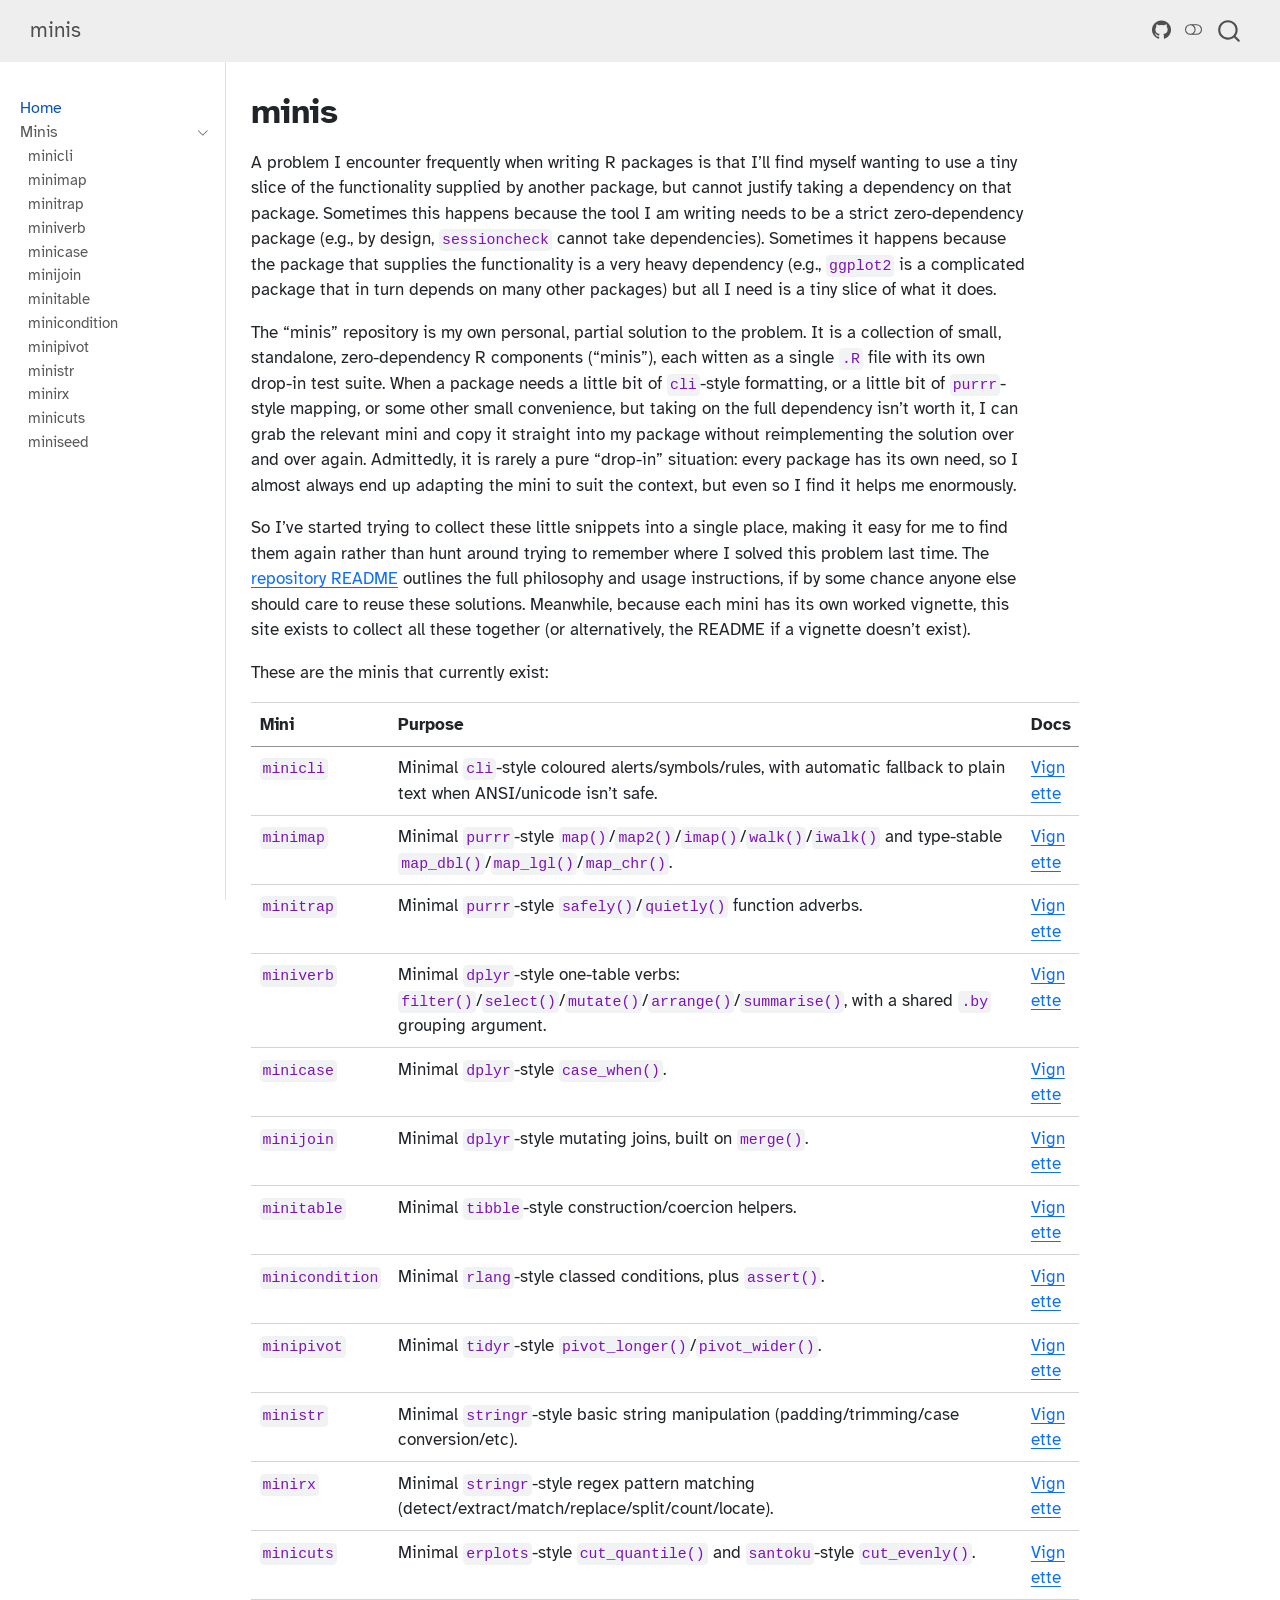
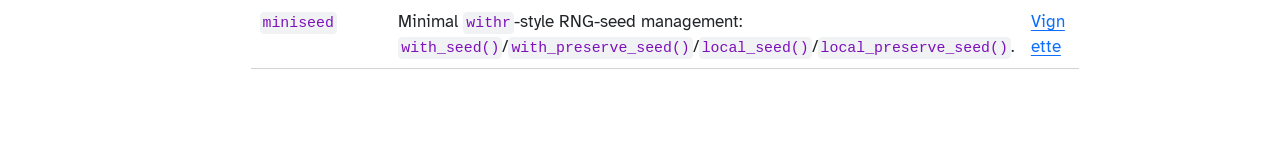
<file: index.html>
<!DOCTYPE html>
<html xmlns="http://www.w3.org/1999/xhtml" lang="en" xml:lang="en"><head>

<meta charset="utf-8">
<meta name="generator" content="quarto-1.10.18">

<meta name="viewport" content="width=device-width, initial-scale=1.0, user-scalable=yes">


<title>minis</title>
<style>
/* Default styles provided by pandoc.
** See https://pandoc.org/MANUAL.html#variables-for-html for config info.
*/
span.smallcaps{font-variant: small-caps;}
div.columns{display: flex; gap: 1.5em;}
div.column{flex: auto;}
@media screen {
div.columns{gap: min(4vw, 1.5em);}
div.column{overflow-x: auto;}
}
div.hanging-indent{margin-left: 1.5em; text-indent: -1.5em;}
ul.task-list{list-style: none;}
ul.task-list li input[type="checkbox"] {
  width: 0.8em;
  margin: 0 0.8em 0.2em -1em; /* quarto-specific, see https://github.com/quarto-dev/quarto-cli/issues/4556 */ 
  vertical-align: middle;
}
</style>


<script src="site_libs/quarto-nav/quarto-nav.js"></script>
<script src="site_libs/quarto-nav/headroom.min.js"></script>
<script src="site_libs/clipboard/clipboard.min.js"></script>
<script src="site_libs/quarto-search/autocomplete.umd.js"></script>
<script src="site_libs/quarto-search/fuse.min.js"></script>
<script src="site_libs/quarto-search/quarto-search.js"></script>
<meta name="quarto:offset" content="./">
<script src="site_libs/quarto-html/quarto.js" type="module"></script>
<script src="site_libs/quarto-html/tabsets/tabsets.js" type="module"></script>
<script src="site_libs/quarto-html/popper.min.js"></script>
<script src="site_libs/quarto-html/tippy.umd.min.js"></script>
<script src="site_libs/quarto-html/anchor.min.js"></script>
<link href="site_libs/quarto-html/tippy.css" rel="stylesheet">
<link href="site_libs/quarto-html/quarto-syntax-highlighting-eec68b17241c1efd3eae2de50d816e3e.css" rel="stylesheet" class="quarto-color-scheme" id="quarto-text-highlighting-styles">
<link href="site_libs/quarto-html/quarto-syntax-highlighting-dark-25dec783d6e1d11f8e0bba9e4fbb47f4.css" rel="stylesheet" class="quarto-color-scheme quarto-color-alternate" id="quarto-text-highlighting-styles">
<link href="site_libs/quarto-html/quarto-syntax-highlighting-eec68b17241c1efd3eae2de50d816e3e.css" rel="stylesheet" class="quarto-color-scheme-extra" id="quarto-text-highlighting-styles">
<script src="site_libs/bootstrap/bootstrap.min.js"></script>
<link href="site_libs/bootstrap/bootstrap-icons.css" rel="stylesheet">
<link href="site_libs/bootstrap/bootstrap-7e4e4291b2584127a858be176ebebf87.min.css" rel="stylesheet" append-hash="true" class="quarto-color-scheme" id="quarto-bootstrap" data-mode="light">
<link href="site_libs/bootstrap/bootstrap-dark-2667db6709580a6cec7ce532cafc2aea.min.css" rel="stylesheet" append-hash="true" class="quarto-color-scheme quarto-color-alternate" id="quarto-bootstrap" data-mode="dark">
<link href="site_libs/bootstrap/bootstrap-7e4e4291b2584127a858be176ebebf87.min.css" rel="stylesheet" append-hash="true" class="quarto-color-scheme-extra" id="quarto-bootstrap" data-mode="light">
<script id="quarto-search-options" type="application/json">{
  "location": "navbar",
  "copy-button": false,
  "collapse-after": 3,
  "panel-placement": "end",
  "type": "overlay",
  "limit": 50,
  "keyboard-shortcut": [
    "f",
    "/",
    "s"
  ],
  "show-item-context": false,
  "language": {
    "search-no-results-text": "No results",
    "search-matching-documents-text": "matching documents",
    "search-copy-link-title": "Copy link to search",
    "search-hide-matches-text": "Hide additional matches",
    "search-more-match-text": "more match in this document",
    "search-more-matches-text": "more matches in this document",
    "search-clear-button-title": "Clear",
    "search-text-placeholder": "",
    "search-detached-cancel-button-title": "Cancel",
    "search-submit-button-title": "Submit",
    "search-label": "Search"
  }
}</script>


</head>

<body class="nav-sidebar docked nav-fixed quarto-light"><script id="quarto-html-before-body" type="application/javascript">
    const toggleBodyColorMode = (bsSheetEl) => {
      const mode = bsSheetEl.getAttribute("data-mode");
      const bodyEl = window.document.querySelector("body");
      if (mode === "dark") {
        bodyEl.classList.add("quarto-dark");
        bodyEl.classList.remove("quarto-light");
      } else {
        bodyEl.classList.add("quarto-light");
        bodyEl.classList.remove("quarto-dark");
      }
    }
    const toggleBodyColorPrimary = () => {
      const bsSheetEl = window.document.querySelector("link#quarto-bootstrap:not([rel=disabled-stylesheet])");
      if (bsSheetEl) {
        toggleBodyColorMode(bsSheetEl);
      }
    }
    const setColorSchemeToggle = (alternate) => {
      const toggles = window.document.querySelectorAll('.quarto-color-scheme-toggle');
      for (let i=0; i < toggles.length; i++) {
        const toggle = toggles[i];
        if (toggle) {
          if (alternate) {
            toggle.classList.add("alternate");
          } else {
            toggle.classList.remove("alternate");
          }
        }
      }
    };
    const toggleColorMode = (alternate) => {
      // Switch the stylesheets
      const primaryStylesheets = window.document.querySelectorAll('link.quarto-color-scheme:not(.quarto-color-alternate)');
      const alternateStylesheets = window.document.querySelectorAll('link.quarto-color-scheme.quarto-color-alternate');
      manageTransitions('#quarto-margin-sidebar .nav-link', false);
      if (alternate) {
        // note: dark is layered on light, we don't disable primary!
        enableStylesheet(alternateStylesheets);
        for (const sheetNode of alternateStylesheets) {
          if (sheetNode.id === "quarto-bootstrap") {
            toggleBodyColorMode(sheetNode);
          }
        }
      } else {
        disableStylesheet(alternateStylesheets);
        enableStylesheet(primaryStylesheets)
        toggleBodyColorPrimary();
      }
      manageTransitions('#quarto-margin-sidebar .nav-link', true);
      // Switch the toggles
      setColorSchemeToggle(alternate)
      // Hack to workaround the fact that safari doesn't
      // properly recolor the scrollbar when toggling (#1455)
      if (navigator.userAgent.indexOf('Safari') > 0 && navigator.userAgent.indexOf('Chrome') == -1) {
        manageTransitions("body", false);
        window.scrollTo(0, 1);
        setTimeout(() => {
          window.scrollTo(0, 0);
          manageTransitions("body", true);
        }, 40);
      }
    }
    const disableStylesheet = (stylesheets) => {
      for (let i=0; i < stylesheets.length; i++) {
        const stylesheet = stylesheets[i];
        stylesheet.rel = 'disabled-stylesheet';
      }
    }
    const enableStylesheet = (stylesheets) => {
      for (let i=0; i < stylesheets.length; i++) {
        const stylesheet = stylesheets[i];
        if(stylesheet.rel !== 'stylesheet') { // for Chrome, which will still FOUC without this check
          stylesheet.rel = 'stylesheet';
        }
      }
    }
    const manageTransitions = (selector, allowTransitions) => {
      const els = window.document.querySelectorAll(selector);
      for (let i=0; i < els.length; i++) {
        const el = els[i];
        if (allowTransitions) {
          el.classList.remove('notransition');
        } else {
          el.classList.add('notransition');
        }
      }
    }
    const isFileUrl = () => {
      return window.location.protocol === 'file:';
    }
    const hasAlternateSentinel = () => {
      let styleSentinel = getColorSchemeSentinel();
      if (styleSentinel !== null) {
        return styleSentinel === "alternate";
      } else {
        return false;
      }
    }
    const setStyleSentinel = (alternate) => {
      const value = alternate ? "alternate" : "default";
      if (!isFileUrl()) {
        window.localStorage.setItem("quarto-color-scheme", value);
      } else {
        localAlternateSentinel = value;
      }
    }
    const getColorSchemeSentinel = () => {
      if (!isFileUrl()) {
        const storageValue = window.localStorage.getItem("quarto-color-scheme");
        return storageValue != null ? storageValue : localAlternateSentinel;
      } else {
        return localAlternateSentinel;
      }
    }
    const toggleGiscusIfUsed = (isAlternate, darkModeDefault) => {
      const baseTheme = document.querySelector('#giscus-base-theme')?.value ?? 'light';
      const alternateTheme = document.querySelector('#giscus-alt-theme')?.value ?? 'dark';
      let newTheme = '';
      if(authorPrefersDark) {
        newTheme = isAlternate ? baseTheme : alternateTheme;
      } else {
        newTheme = isAlternate ? alternateTheme : baseTheme;
      }
      const changeGiscusTheme = () => {
        // From: https://github.com/giscus/giscus/issues/336
        const sendMessage = (message) => {
          const iframe = document.querySelector('iframe.giscus-frame');
          if (!iframe) return;
          iframe.contentWindow.postMessage({ giscus: message }, 'https://giscus.app');
        }
        sendMessage({
          setConfig: {
            theme: newTheme
          }
        });
      }
      const isGiscussLoaded = window.document.querySelector('iframe.giscus-frame') !== null;
      if (isGiscussLoaded) {
        changeGiscusTheme();
      }
    };
    const authorPrefersDark = false;
    const queryPrefersDark = window.matchMedia('(prefers-color-scheme: dark)');
    const darkModeDefault = queryPrefersDark.matches;
      document.querySelector('link#quarto-text-highlighting-styles.quarto-color-scheme-extra').rel = 'disabled-stylesheet';
      document.querySelector('link#quarto-bootstrap.quarto-color-scheme-extra').rel = 'disabled-stylesheet';
    let localAlternateSentinel = darkModeDefault ? 'alternate' : 'default';
    // Dark / light mode switch
    window.quartoToggleColorScheme = () => {
      // Read the current dark / light value
      let toAlternate = !hasAlternateSentinel();
      toggleColorMode(toAlternate);
      setStyleSentinel(toAlternate);
      toggleGiscusIfUsed(toAlternate, darkModeDefault);
      window.dispatchEvent(new Event('resize'));
    };
    queryPrefersDark.addEventListener("change", e => {
      if(window.localStorage.getItem("quarto-color-scheme") !== null)
        return;
      const alternate = e.matches
      toggleColorMode(alternate);
      localAlternateSentinel = e.matches ? 'alternate' : 'default'; // this is used alongside local storage!
      toggleGiscusIfUsed(alternate, darkModeDefault);
    });
    // Switch to dark mode if need be
    if (hasAlternateSentinel()) {
      toggleColorMode(true);
    } else {
      toggleColorMode(false);
    }
  </script>

<div id="quarto-search-results"></div>
  <header id="quarto-header" class="headroom fixed-top">
    <nav class="navbar navbar-expand-lg " data-bs-theme="dark">
      <div class="navbar-container container-fluid">
      <div class="navbar-brand-container mx-auto">
    <a class="navbar-brand" href="./index.html">
    <span class="navbar-title">minis</span>
    </a>
  </div>
            <div id="quarto-search" class="" title="Search"></div>
          <button class="navbar-toggler" type="button" data-bs-toggle="collapse" data-bs-target="#navbarCollapse" aria-controls="navbarCollapse" role="menu" aria-expanded="false" aria-label="Toggle navigation" onclick="if (window.quartoToggleHeadroom) { window.quartoToggleHeadroom(); }">
  <span class="navbar-toggler-icon"></span>
</button>
          <div class="collapse navbar-collapse" id="navbarCollapse">
            <ul class="navbar-nav navbar-nav-scroll ms-auto">
  <li class="nav-item compact">
    <a class="nav-link" href="https://github.com/djnavarro/minis"> <i class="bi bi-github" role="img">
</i> 
<span class="menu-text"></span></a>
  </li>  
</ul>
          </div> <!-- /navcollapse -->
            <div class="quarto-navbar-tools">
  <a href="" class="quarto-color-scheme-toggle quarto-navigation-tool  px-1" onclick="window.quartoToggleColorScheme(); return false;" title="Toggle dark mode"><i class="bi"></i></a>
</div>
      </div> <!-- /container-fluid -->
    </nav>
  <nav class="quarto-secondary-nav">
    <div class="container-fluid d-flex">
      <button type="button" class="quarto-btn-toggle btn" data-bs-toggle="collapse" role="button" data-bs-target=".quarto-sidebar-collapse-item" aria-controls="quarto-sidebar" aria-expanded="false" aria-label="Toggle sidebar navigation" onclick="if (window.quartoToggleHeadroom) { window.quartoToggleHeadroom(); }">
        <i class="bi bi-layout-text-sidebar-reverse"></i>
      </button>
        <nav class="quarto-page-breadcrumbs" aria-label="breadcrumb"><ol class="breadcrumb"><li class="breadcrumb-item"><a href="./index.html">Home</a></li></ol></nav>
        <a class="flex-grow-1" role="navigation" data-bs-toggle="collapse" data-bs-target=".quarto-sidebar-collapse-item" aria-controls="quarto-sidebar" aria-expanded="false" aria-label="Toggle sidebar navigation" onclick="if (window.quartoToggleHeadroom) { window.quartoToggleHeadroom(); }">      
        </a>
    </div>
  </nav>
</header>
<!-- content -->
<div id="quarto-content" class="quarto-container page-columns page-rows-contents page-layout-article page-navbar">
<!-- sidebar -->
  <nav id="quarto-sidebar" class="sidebar collapse collapse-horizontal quarto-sidebar-collapse-item sidebar-navigation docked overflow-auto">
    <div class="sidebar-menu-container"> 
    <ul class="list-unstyled mt-1">
        <li class="sidebar-item">
  <div class="sidebar-item-container"> 
  <a href="./index.html" class="sidebar-item-text sidebar-link active">
 <span class="menu-text">Home</span></a>
  </div>
</li>
        <li class="sidebar-item sidebar-item-section">
      <div class="sidebar-item-container"> 
            <a class="sidebar-item-text sidebar-link text-start" data-bs-toggle="collapse" data-bs-target="#quarto-sidebar-section-1" role="navigation" aria-expanded="true">
 <span class="menu-text">Minis</span></a>
          <a class="sidebar-item-toggle text-start" data-bs-toggle="collapse" data-bs-target="#quarto-sidebar-section-1" role="navigation" aria-expanded="true" aria-label="Toggle section">
            <i class="bi bi-chevron-right ms-2"></i>
          </a> 
      </div>
      <ul id="quarto-sidebar-section-1" class="collapse list-unstyled sidebar-section depth1 show">  
          <li class="sidebar-item">
  <div class="sidebar-item-container"> 
  <a href="./minicli/index.html" class="sidebar-item-text sidebar-link">
 <span class="menu-text">minicli</span></a>
  </div>
</li>
          <li class="sidebar-item">
  <div class="sidebar-item-container"> 
  <a href="./minimap/index.html" class="sidebar-item-text sidebar-link">
 <span class="menu-text">minimap</span></a>
  </div>
</li>
          <li class="sidebar-item">
  <div class="sidebar-item-container"> 
  <a href="./minitrap/index.html" class="sidebar-item-text sidebar-link">
 <span class="menu-text">minitrap</span></a>
  </div>
</li>
          <li class="sidebar-item">
  <div class="sidebar-item-container"> 
  <a href="./miniverb/index.html" class="sidebar-item-text sidebar-link">
 <span class="menu-text">miniverb</span></a>
  </div>
</li>
          <li class="sidebar-item">
  <div class="sidebar-item-container"> 
  <a href="./minicase/index.html" class="sidebar-item-text sidebar-link">
 <span class="menu-text">minicase</span></a>
  </div>
</li>
          <li class="sidebar-item">
  <div class="sidebar-item-container"> 
  <a href="./minijoin/index.html" class="sidebar-item-text sidebar-link">
 <span class="menu-text">minijoin</span></a>
  </div>
</li>
          <li class="sidebar-item">
  <div class="sidebar-item-container"> 
  <a href="./minitable/index.html" class="sidebar-item-text sidebar-link">
 <span class="menu-text">minitable</span></a>
  </div>
</li>
          <li class="sidebar-item">
  <div class="sidebar-item-container"> 
  <a href="./minicondition/index.html" class="sidebar-item-text sidebar-link">
 <span class="menu-text">minicondition</span></a>
  </div>
</li>
          <li class="sidebar-item">
  <div class="sidebar-item-container"> 
  <a href="./minipivot/index.html" class="sidebar-item-text sidebar-link">
 <span class="menu-text">minipivot</span></a>
  </div>
</li>
          <li class="sidebar-item">
  <div class="sidebar-item-container"> 
  <a href="./ministr/index.html" class="sidebar-item-text sidebar-link">
 <span class="menu-text">ministr</span></a>
  </div>
</li>
          <li class="sidebar-item">
  <div class="sidebar-item-container"> 
  <a href="./minirx/index.html" class="sidebar-item-text sidebar-link">
 <span class="menu-text">minirx</span></a>
  </div>
</li>
          <li class="sidebar-item">
  <div class="sidebar-item-container"> 
  <a href="./minicuts/index.html" class="sidebar-item-text sidebar-link">
 <span class="menu-text">minicuts</span></a>
  </div>
</li>
          <li class="sidebar-item">
  <div class="sidebar-item-container"> 
  <a href="./miniseed/index.html" class="sidebar-item-text sidebar-link">
 <span class="menu-text">miniseed</span></a>
  </div>
</li>
      </ul>
  </li>
    </ul>
    </div>
</nav>
<div id="quarto-sidebar-glass" class="quarto-sidebar-collapse-item" data-bs-toggle="collapse" data-bs-target=".quarto-sidebar-collapse-item"></div>
<!-- margin-sidebar -->
    <div id="quarto-margin-sidebar" class="sidebar margin-sidebar zindex-bottom">
        
    </div>
<!-- main -->
<main class="content" id="quarto-document-content">


<header id="title-block-header" class="quarto-title-block default">
<div class="quarto-title">
<h1 class="title">minis</h1>
</div>



<div class="quarto-title-meta">

    
  
    
  </div>
  


</header>


<p>A problem I encounter frequently when writing R packages is that I’ll find myself wanting to use a tiny slice of the functionality supplied by another package, but cannot justify taking a dependency on that package. Sometimes this happens because the tool I am writing needs to be a strict zero-dependency package (e.g., by design, <code>sessioncheck</code> cannot take dependencies). Sometimes it happens because the package that supplies the functionality is a very heavy dependency (e.g., <code>ggplot2</code> is a complicated package that in turn depends on many other packages) but all I need is a tiny slice of what it does.</p>
<p>The “minis” repository is my own personal, partial solution to the problem. It is a collection of small, standalone, zero-dependency R components (“minis”), each witten as a single <code>.R</code> file with its own drop-in test suite. When a package needs a little bit of <code>cli</code>-style formatting, or a little bit of <code>purrr</code>-style mapping, or some other small convenience, but taking on the full dependency isn’t worth it, I can grab the relevant mini and copy it straight into my package without reimplementing the solution over and over again. Admittedly, it is rarely a pure “drop-in” situation: every package has its own need, so I almost always end up adapting the mini to suit the context, but even so I find it helps me enormously.</p>
<p>So I’ve started trying to collect these little snippets into a single place, making it easy for me to find them again rather than hunt around trying to remember where I solved this problem last time. The <a href="https://github.com/djnavarro/minis">repository README</a> outlines the full philosophy and usage instructions, if by some chance anyone else should care to reuse these solutions. Meanwhile, because each mini has its own worked vignette, this site exists to collect all these together (or alternatively, the README if a vignette doesn’t exist).</p>
<p>These are the minis that currently exist:</p>
<table class="caption-top table">
<colgroup>
<col style="width: 15%">
<col style="width: 65%">
<col style="width: 20%">
</colgroup>
<thead>
<tr class="header">
<th>Mini</th>
<th>Purpose</th>
<th>Docs</th>
</tr>
</thead>
<tbody>
<tr class="odd">
<td><code>minicli</code></td>
<td>Minimal <code>cli</code>-style coloured alerts/symbols/rules, with automatic fallback to plain text when ANSI/unicode isn’t safe.</td>
<td><a href="minicli/">Vignette</a></td>
</tr>
<tr class="even">
<td><code>minimap</code></td>
<td>Minimal <code>purrr</code>-style <code>map()</code>/<code>map2()</code>/<code>imap()</code>/<code>walk()</code>/<code>iwalk()</code> and type-stable <code>map_dbl()</code>/<code>map_lgl()</code>/<code>map_chr()</code>.</td>
<td><a href="minimap/">Vignette</a></td>
</tr>
<tr class="odd">
<td><code>minitrap</code></td>
<td>Minimal <code>purrr</code>-style <code>safely()</code>/<code>quietly()</code> function adverbs.</td>
<td><a href="minitrap/">Vignette</a></td>
</tr>
<tr class="even">
<td><code>miniverb</code></td>
<td>Minimal <code>dplyr</code>-style one-table verbs: <code>filter()</code>/<code>select()</code>/<code>mutate()</code>/<code>arrange()</code>/<code>summarise()</code>, with a shared <code>.by</code> grouping argument.</td>
<td><a href="miniverb/">Vignette</a></td>
</tr>
<tr class="odd">
<td><code>minicase</code></td>
<td>Minimal <code>dplyr</code>-style <code>case_when()</code>.</td>
<td><a href="minicase/">Vignette</a></td>
</tr>
<tr class="even">
<td><code>minijoin</code></td>
<td>Minimal <code>dplyr</code>-style mutating joins, built on <code>merge()</code>.</td>
<td><a href="minijoin/">Vignette</a></td>
</tr>
<tr class="odd">
<td><code>minitable</code></td>
<td>Minimal <code>tibble</code>-style construction/coercion helpers.</td>
<td><a href="minitable/">Vignette</a></td>
</tr>
<tr class="even">
<td><code>minicondition</code></td>
<td>Minimal <code>rlang</code>-style classed conditions, plus <code>assert()</code>.</td>
<td><a href="minicondition/">Vignette</a></td>
</tr>
<tr class="odd">
<td><code>minipivot</code></td>
<td>Minimal <code>tidyr</code>-style <code>pivot_longer()</code>/<code>pivot_wider()</code>.</td>
<td><a href="minipivot/">Vignette</a></td>
</tr>
<tr class="even">
<td><code>ministr</code></td>
<td>Minimal <code>stringr</code>-style basic string manipulation (padding/trimming/case conversion/etc).</td>
<td><a href="ministr/">Vignette</a></td>
</tr>
<tr class="odd">
<td><code>minirx</code></td>
<td>Minimal <code>stringr</code>-style regex pattern matching (detect/extract/match/replace/split/count/locate).</td>
<td><a href="minirx/">Vignette</a></td>
</tr>
<tr class="even">
<td><code>minicuts</code></td>
<td>Minimal <code>erplots</code>-style <code>cut_quantile()</code> and <code>santoku</code>-style <code>cut_evenly()</code>.</td>
<td><a href="minicuts/">Vignette</a></td>
</tr>
<tr class="odd">
<td><code>miniseed</code></td>
<td>Minimal <code>withr</code>-style RNG-seed management: <code>with_seed()</code>/<code>with_preserve_seed()</code>/<code>local_seed()</code>/<code>local_preserve_seed()</code>.</td>
<td><a href="miniseed/">Vignette</a></td>
</tr>
</tbody>
</table>



</main> <!-- /main -->
<script id="quarto-html-after-body" type="application/javascript">
  window.document.addEventListener("DOMContentLoaded", function (event) {
    // Ensure there is a toggle, if there isn't float one in the top right
    if (window.document.querySelector('.quarto-color-scheme-toggle') === null) {
      const a = window.document.createElement('a');
      a.classList.add('top-right');
      a.classList.add('quarto-color-scheme-toggle');
      a.href = "";
      a.onclick = function() { try { window.quartoToggleColorScheme(); } catch {} return false; };
      const i = window.document.createElement("i");
      i.classList.add('bi');
      a.appendChild(i);
      window.document.body.appendChild(a);
    }
    setColorSchemeToggle(hasAlternateSentinel())
    const icon = "";
    const anchorJS = new window.AnchorJS();
    anchorJS.options = {
      placement: 'right',
      icon: icon
    };
    anchorJS.add('.anchored');
    const isCodeAnnotation = (el) => {
      for (const clz of el.classList) {
        if (clz.startsWith('code-annotation-')) {                     
          return true;
        }
      }
      return false;
    }
    const onCopySuccess = function(e) {
      // button target
      const button = e.trigger;
      // don't keep focus
      button.blur();
      // flash "checked"
      button.classList.add('code-copy-button-checked');
      var currentTitle = button.getAttribute("title");
      button.setAttribute("title", "Copied!");
      let tooltip;
      if (window.bootstrap) {
        button.setAttribute("data-bs-toggle", "tooltip");
        button.setAttribute("data-bs-placement", "left");
        button.setAttribute("data-bs-title", "Copied!");
        tooltip = new bootstrap.Tooltip(button, 
          { trigger: "manual", 
            customClass: "code-copy-button-tooltip",
            offset: [0, -8]});
        tooltip.show();    
      }
      setTimeout(function() {
        if (tooltip) {
          tooltip.hide();
          button.removeAttribute("data-bs-title");
          button.removeAttribute("data-bs-toggle");
          button.removeAttribute("data-bs-placement");
        }
        button.setAttribute("title", currentTitle);
        button.classList.remove('code-copy-button-checked');
      }, 1000);
      // clear code selection
      e.clearSelection();
    }
    const getTextToCopy = function(trigger) {
      const outerScaffold = trigger.parentElement.cloneNode(true);
      const codeEl = outerScaffold.querySelector('code');
      for (const childEl of codeEl.children) {
        if (isCodeAnnotation(childEl)) {
          childEl.remove();
        }
      }
      return codeEl.innerText;
    }
    const clipboard = new window.ClipboardJS('.code-copy-button:not([data-in-quarto-modal])', {
      text: getTextToCopy
    });
    clipboard.on('success', onCopySuccess);
    if (window.document.getElementById('quarto-embedded-source-code-modal')) {
      const clipboardModal = new window.ClipboardJS('.code-copy-button[data-in-quarto-modal]', {
        text: getTextToCopy,
        container: window.document.getElementById('quarto-embedded-source-code-modal')
      });
      clipboardModal.on('success', onCopySuccess);
    }
      var localhostRegex = new RegExp(/^(?:http|https):\/\/localhost\:?[0-9]*\//);
      var mailtoRegex = new RegExp(/^mailto:/);
        var filterRegex = new RegExp('/' + window.location.host + '/');
      var isInternal = (href) => {
          return filterRegex.test(href) || localhostRegex.test(href) || mailtoRegex.test(href);
      }
      // Inspect non-navigation links and adorn them if external
     var links = window.document.querySelectorAll('a[href]:not(.nav-link):not(.navbar-brand):not(.toc-action):not(.sidebar-link):not(.sidebar-item-toggle):not(.pagination-link):not(.no-external):not([aria-hidden]):not(.dropdown-item):not(.quarto-navigation-tool):not(.about-link)');
      for (var i=0; i<links.length; i++) {
        const link = links[i];
        if (!isInternal(link.href)) {
          // undo the damage that might have been done by quarto-nav.js in the case of
          // links that we want to consider external
          if (link.dataset.originalHref !== undefined) {
            link.href = link.dataset.originalHref;
          }
        }
      }
    function tippyHover(el, contentFn, onTriggerFn, onUntriggerFn) {
      const config = {
        allowHTML: true,
        maxWidth: 500,
        delay: 100,
        arrow: false,
        appendTo: function(el) {
            return el.parentElement;
        },
        interactive: true,
        interactiveBorder: 10,
        theme: 'quarto',
        placement: 'bottom-start',
      };
      if (contentFn) {
        config.content = contentFn;
      }
      if (onTriggerFn) {
        config.onTrigger = onTriggerFn;
      }
      if (onUntriggerFn) {
        config.onUntrigger = onUntriggerFn;
      }
      window.tippy(el, config); 
    }
    const noterefs = window.document.querySelectorAll('a[role="doc-noteref"]');
    for (var i=0; i<noterefs.length; i++) {
      const ref = noterefs[i];
      tippyHover(ref, function() {
        // use id or data attribute instead here
        let href = ref.getAttribute('data-footnote-href') || ref.getAttribute('href');
        try { href = new URL(href).hash; } catch {}
        const id = href.replace(/^#\/?/, "");
        const note = window.document.getElementById(id);
        if (note) {
          return note.innerHTML;
        } else {
          return "";
        }
      });
    }
    const xrefs = window.document.querySelectorAll('a.quarto-xref');
    const processXRef = (id, note) => {
      // Strip column container classes
      const stripColumnClz = (el) => {
        el.classList.remove("page-full", "page-columns");
        if (el.children) {
          for (const child of el.children) {
            stripColumnClz(child);
          }
        }
      }
      stripColumnClz(note)
      if (id === null || id.startsWith('sec-')) {
        // Special case sections, only their first couple elements
        const container = document.createElement("div");
        if (note.children && note.children.length > 2) {
          container.appendChild(note.children[0].cloneNode(true));
          for (let i = 1; i < note.children.length; i++) {
            const child = note.children[i];
            if (child.tagName === "P" && child.innerText === "") {
              continue;
            } else {
              container.appendChild(child.cloneNode(true));
              break;
            }
          }
          if (window.Quarto?.typesetMath) {
            window.Quarto.typesetMath(container);
          }
          return container.innerHTML
        } else {
          if (window.Quarto?.typesetMath) {
            window.Quarto.typesetMath(note);
          }
          return note.innerHTML;
        }
      } else {
        // Remove any anchor links if they are present
        const anchorLink = note.querySelector('a.anchorjs-link');
        if (anchorLink) {
          anchorLink.remove();
        }
        if (window.Quarto?.typesetMath) {
          window.Quarto.typesetMath(note);
        }
        if (note.classList.contains("callout")) {
          return note.outerHTML;
        } else {
          return note.innerHTML;
        }
      }
    }
    for (var i=0; i<xrefs.length; i++) {
      const xref = xrefs[i];
      tippyHover(xref, undefined, function(instance) {
        instance.disable();
        let url = xref.getAttribute('href');
        let hash = undefined; 
        if (url.startsWith('#')) {
          hash = url;
        } else {
          try { hash = new URL(url).hash; } catch {}
        }
        if (hash) {
          const id = hash.replace(/^#\/?/, "");
          const note = window.document.getElementById(id);
          if (note !== null) {
            try {
              const html = processXRef(id, note.cloneNode(true));
              instance.setContent(html);
            } finally {
              instance.enable();
              instance.show();
            }
          } else {
            // See if we can fetch this
            fetch(url.split('#')[0])
            .then(res => res.text())
            .then(html => {
              const parser = new DOMParser();
              const htmlDoc = parser.parseFromString(html, "text/html");
              const note = htmlDoc.getElementById(id);
              if (note !== null) {
                const html = processXRef(id, note);
                instance.setContent(html);
              } 
            }).finally(() => {
              instance.enable();
              instance.show();
            });
          }
        } else {
          // See if we can fetch a full url (with no hash to target)
          // This is a special case and we should probably do some content thinning / targeting
          fetch(url)
          .then(res => res.text())
          .then(html => {
            const parser = new DOMParser();
            const htmlDoc = parser.parseFromString(html, "text/html");
            const note = htmlDoc.querySelector('main.content');
            if (note !== null) {
              // This should only happen for chapter cross references
              // (since there is no id in the URL)
              // remove the first header
              if (note.children.length > 0 && note.children[0].tagName === "HEADER") {
                note.children[0].remove();
              }
              const html = processXRef(null, note);
              instance.setContent(html);
            } 
          }).finally(() => {
            instance.enable();
            instance.show();
          });
        }
      }, function(instance) {
      });
    }
        let selectedAnnoteEl;
        const selectorForAnnotation = ( cell, annotation) => {
          let cellAttr = 'data-code-cell="' + cell + '"';
          let lineAttr = 'data-code-annotation="' +  annotation + '"';
          const selector = 'span[' + cellAttr + '][' + lineAttr + ']';
          return selector;
        }
        const selectCodeLines = (annoteEl) => {
          const doc = window.document;
          const targetCell = annoteEl.getAttribute("data-target-cell");
          const targetAnnotation = annoteEl.getAttribute("data-target-annotation");
          const annoteSpan = window.document.querySelector(selectorForAnnotation(targetCell, targetAnnotation));
          const lines = annoteSpan.getAttribute("data-code-lines").split(",");
          const lineIds = lines.map((line) => {
            return targetCell + "-" + line;
          })
          let top = null;
          let height = null;
          let parent = null;
          if (lineIds.length > 0) {
              //compute the position of the single el (top and bottom and make a div)
              const el = window.document.getElementById(lineIds[0]);
              top = el.offsetTop;
              height = el.offsetHeight;
              parent = el.parentElement.parentElement;
            if (lineIds.length > 1) {
              const lastEl = window.document.getElementById(lineIds[lineIds.length - 1]);
              const bottom = lastEl.offsetTop + lastEl.offsetHeight;
              height = bottom - top;
            }
            if (top !== null && height !== null && parent !== null) {
              // cook up a div (if necessary) and position it 
              let div = window.document.getElementById("code-annotation-line-highlight");
              if (div === null) {
                div = window.document.createElement("div");
                div.setAttribute("id", "code-annotation-line-highlight");
                div.style.position = 'absolute';
                parent.appendChild(div);
              }
              div.style.top = top - 2 + "px";
              div.style.height = height + 4 + "px";
              div.style.left = 0;
              let gutterDiv = window.document.getElementById("code-annotation-line-highlight-gutter");
              if (gutterDiv === null) {
                gutterDiv = window.document.createElement("div");
                gutterDiv.setAttribute("id", "code-annotation-line-highlight-gutter");
                gutterDiv.style.position = 'absolute';
                const codeCell = window.document.getElementById(targetCell);
                const gutter = codeCell.querySelector('.code-annotation-gutter');
                gutter.appendChild(gutterDiv);
              }
              gutterDiv.style.top = top - 2 + "px";
              gutterDiv.style.height = height + 4 + "px";
            }
            selectedAnnoteEl = annoteEl;
          }
        };
        const unselectCodeLines = () => {
          const elementsIds = ["code-annotation-line-highlight", "code-annotation-line-highlight-gutter"];
          elementsIds.forEach((elId) => {
            const div = window.document.getElementById(elId);
            if (div) {
              div.remove();
            }
          });
          selectedAnnoteEl = undefined;
        };
          // Handle positioning of the toggle
      window.addEventListener(
        "resize",
        throttle(() => {
          elRect = undefined;
          if (selectedAnnoteEl) {
            selectCodeLines(selectedAnnoteEl);
          }
        }, 10)
      );
      function throttle(fn, ms) {
      let throttle = false;
      let timer;
        return (...args) => {
          if(!throttle) { // first call gets through
              fn.apply(this, args);
              throttle = true;
          } else { // all the others get throttled
              if(timer) clearTimeout(timer); // cancel #2
              timer = setTimeout(() => {
                fn.apply(this, args);
                timer = throttle = false;
              }, ms);
          }
        };
      }
        // Attach click handler to the DT
        const annoteDls = window.document.querySelectorAll('dt[data-target-cell]');
        for (const annoteDlNode of annoteDls) {
          annoteDlNode.addEventListener('click', (event) => {
            const clickedEl = event.target;
            if (clickedEl !== selectedAnnoteEl) {
              unselectCodeLines();
              const activeEl = window.document.querySelector('dt[data-target-cell].code-annotation-active');
              if (activeEl) {
                activeEl.classList.remove('code-annotation-active');
              }
              selectCodeLines(clickedEl);
              clickedEl.classList.add('code-annotation-active');
            } else {
              // Unselect the line
              unselectCodeLines();
              clickedEl.classList.remove('code-annotation-active');
            }
          });
        }
    const findCites = (el) => {
      const parentEl = el.parentElement;
      if (parentEl) {
        const cites = parentEl.dataset.cites;
        if (cites) {
          return {
            el,
            cites: cites.split(' ')
          };
        } else {
          return findCites(el.parentElement)
        }
      } else {
        return undefined;
      }
    };
    var bibliorefs = window.document.querySelectorAll('a[role="doc-biblioref"]');
    for (var i=0; i<bibliorefs.length; i++) {
      const ref = bibliorefs[i];
      const citeInfo = findCites(ref);
      if (citeInfo) {
        tippyHover(citeInfo.el, function() {
          var popup = window.document.createElement('div');
          citeInfo.cites.forEach(function(cite) {
            var citeDiv = window.document.createElement('div');
            citeDiv.classList.add('hanging-indent');
            citeDiv.classList.add('csl-entry');
            var biblioDiv = window.document.getElementById('ref-' + cite);
            if (biblioDiv) {
              citeDiv.innerHTML = biblioDiv.innerHTML;
            }
            popup.appendChild(citeDiv);
          });
          return popup.innerHTML;
        });
      }
    }
  });
  </script>
</div> <!-- /content -->




</body></html>
</file>
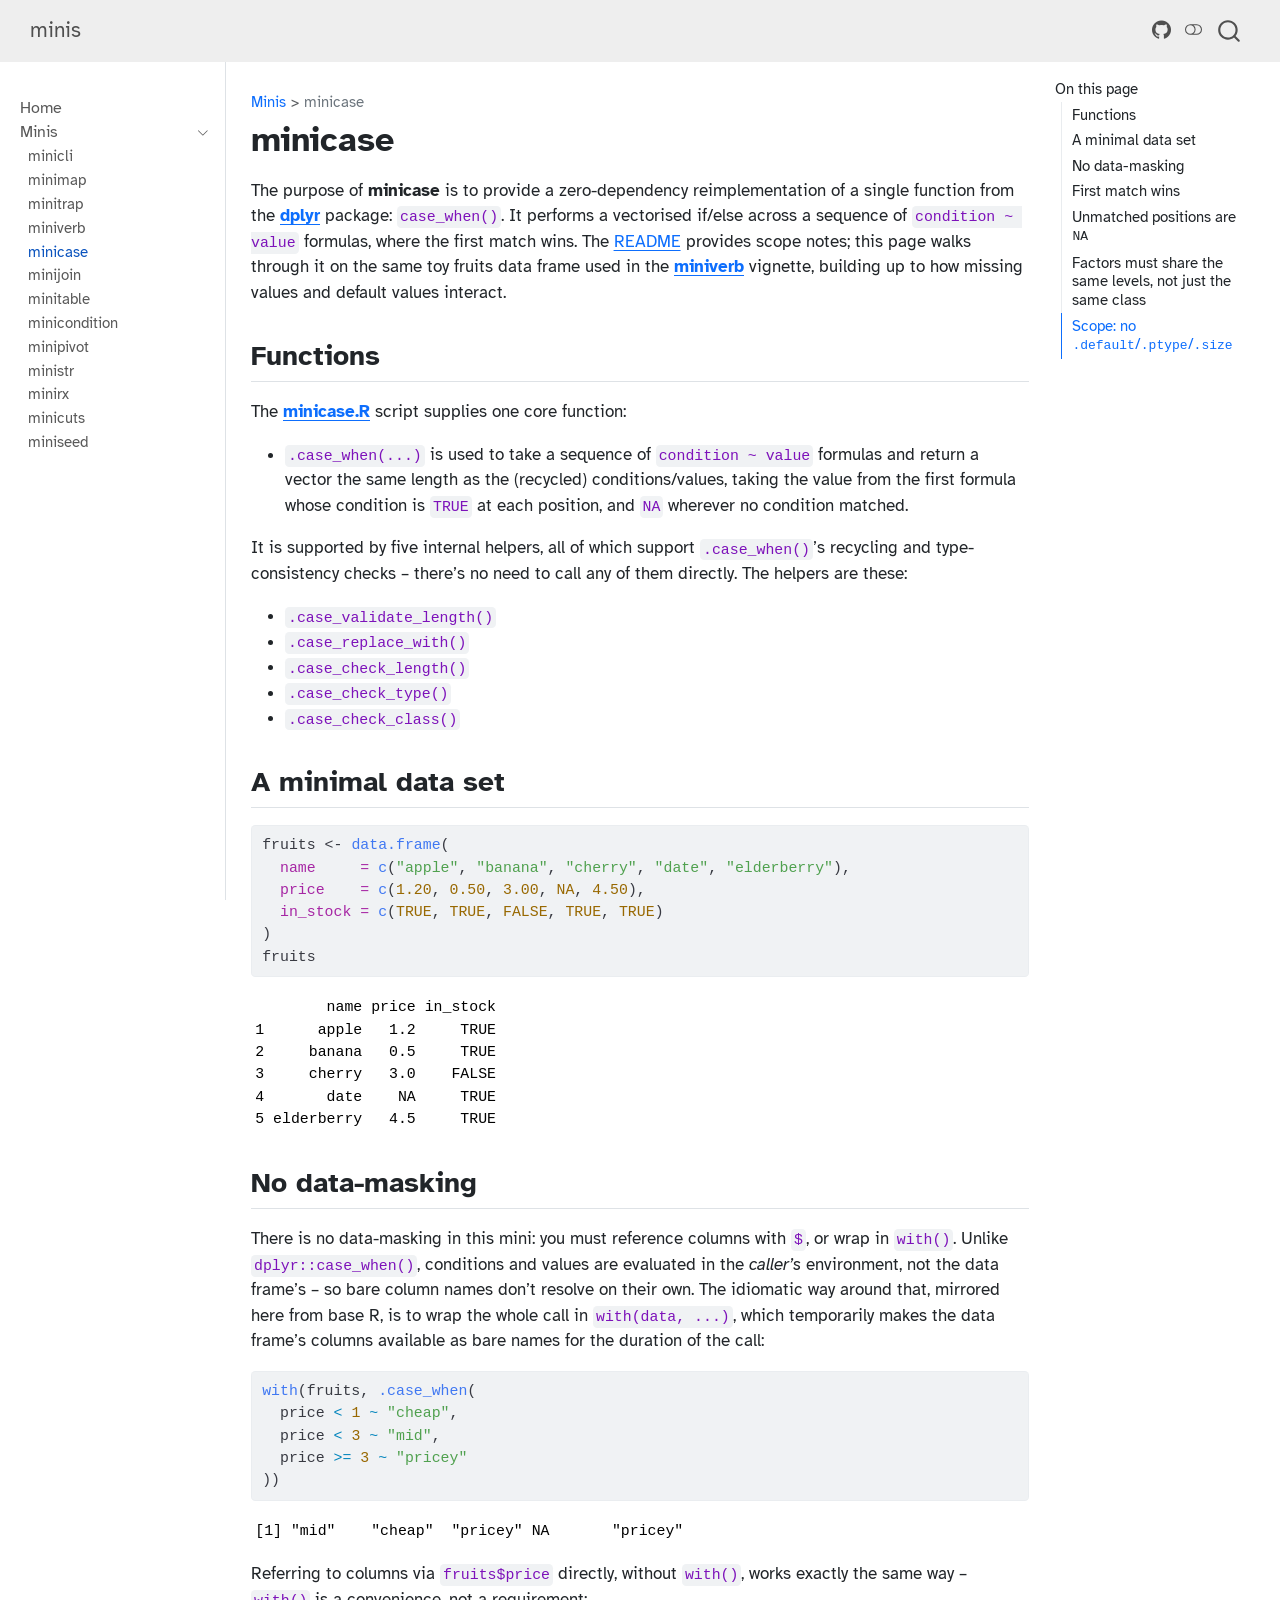
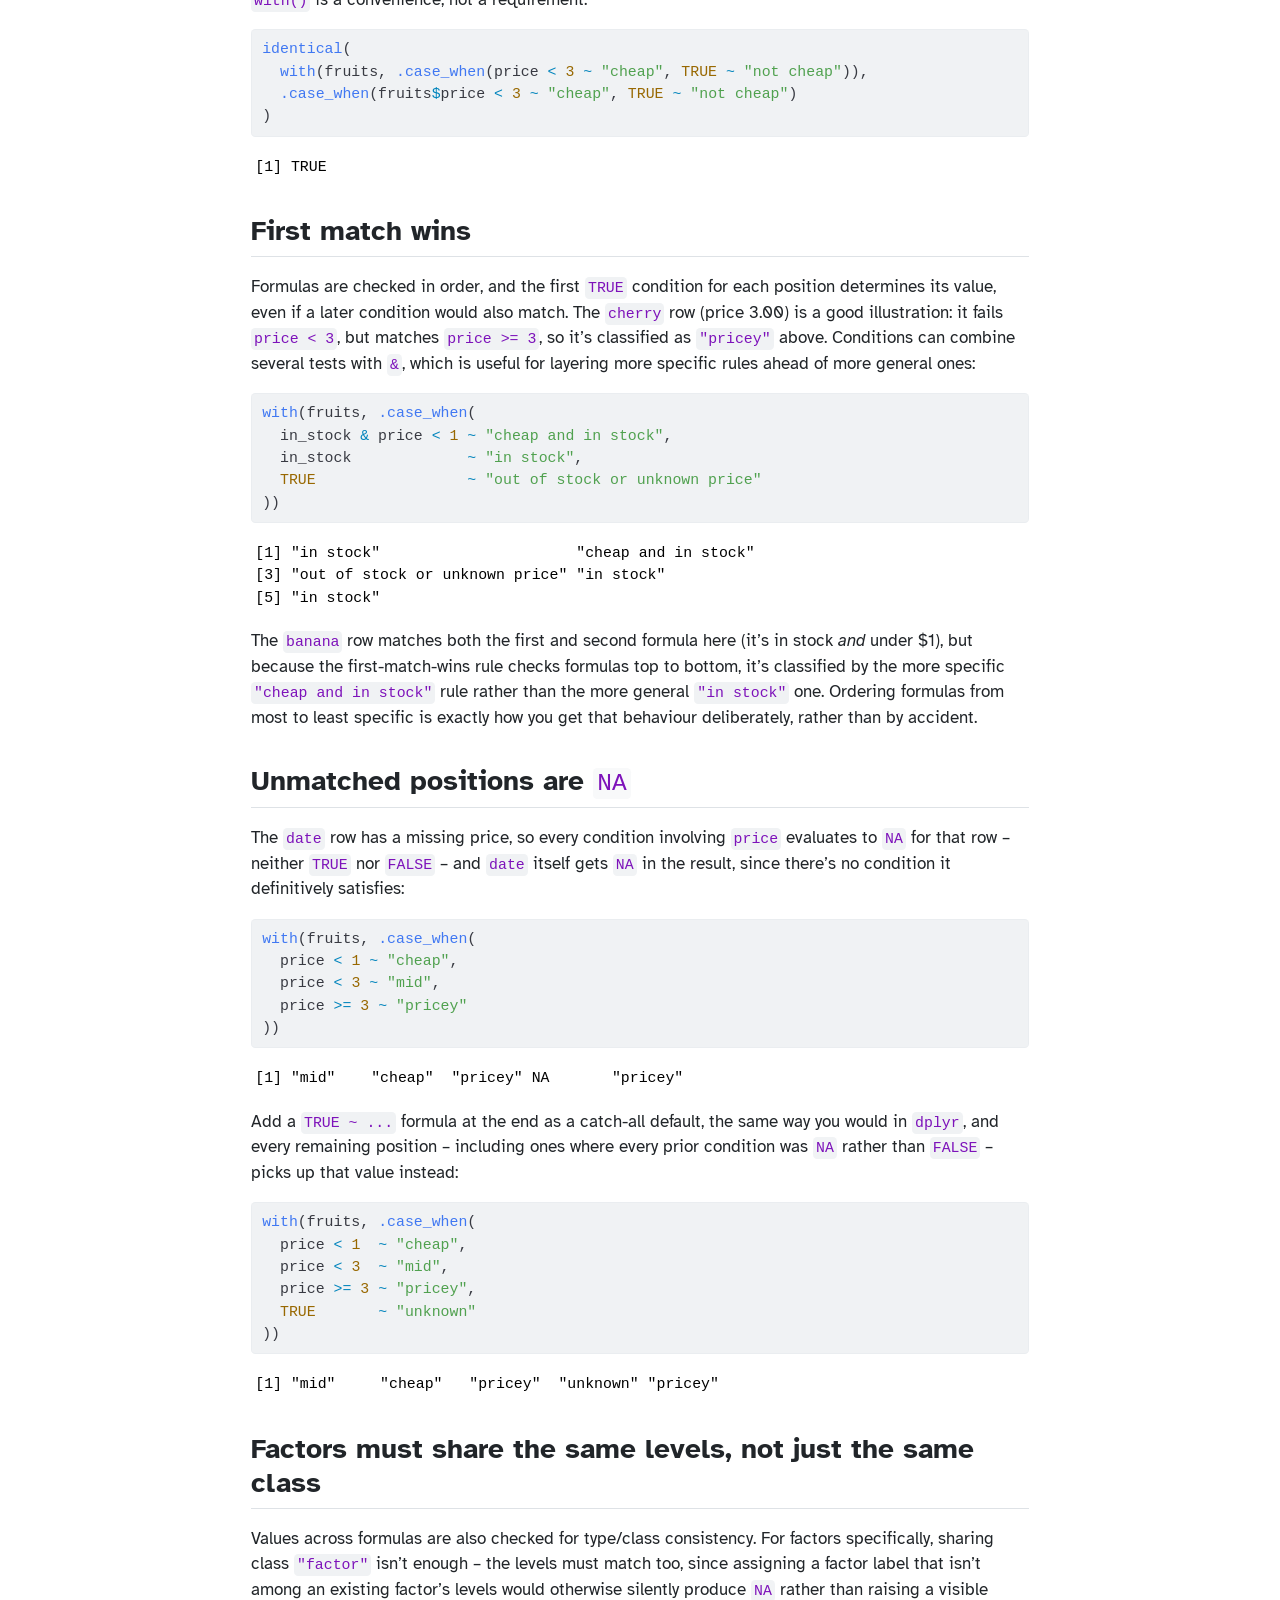
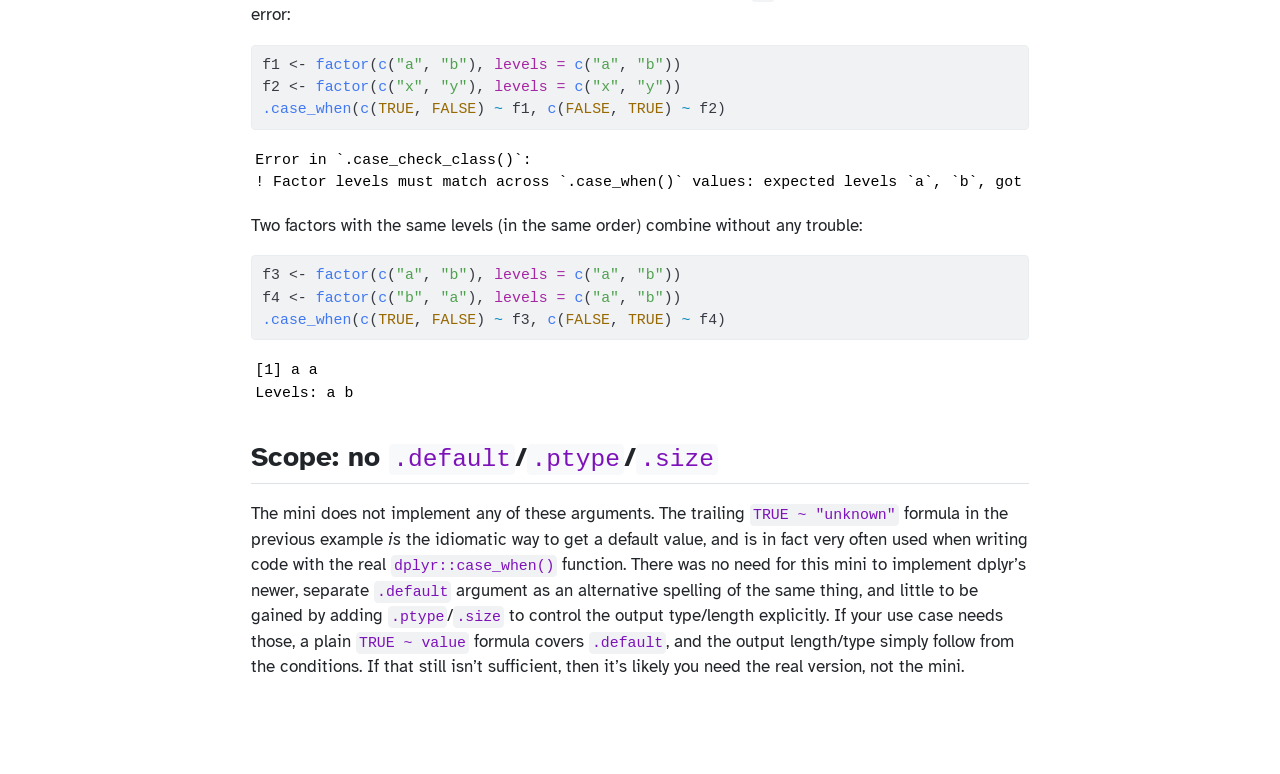
<file: minicase/index.html>
<!DOCTYPE html>
<html xmlns="http://www.w3.org/1999/xhtml" lang="en" xml:lang="en"><head>

<meta charset="utf-8">
<meta name="generator" content="quarto-1.10.18">

<meta name="viewport" content="width=device-width, initial-scale=1.0, user-scalable=yes">


<title>minicase – minis</title>
<style>
/* Default styles provided by pandoc.
** See https://pandoc.org/MANUAL.html#variables-for-html for config info.
*/
span.smallcaps{font-variant: small-caps;}
div.columns{display: flex; gap: 1.5em;}
div.column{flex: auto;}
@media screen {
div.columns{gap: min(4vw, 1.5em);}
div.column{overflow-x: auto;}
}
div.hanging-indent{margin-left: 1.5em; text-indent: -1.5em;}
ul.task-list{list-style: none;}
ul.task-list li input[type="checkbox"] {
  width: 0.8em;
  margin: 0 0.8em 0.2em -1em; /* quarto-specific, see https://github.com/quarto-dev/quarto-cli/issues/4556 */ 
  vertical-align: middle;
}
/* CSS for syntax highlighting */
html { -webkit-text-size-adjust: 100%; }
pre > code.sourceCode { white-space: pre; position: relative; }
pre > code.sourceCode > span { display: inline-block; line-height: 1.25; }
pre > code.sourceCode > span:empty { height: 1.2em; }
.sourceCode { overflow: visible; }
code.sourceCode > span { color: inherit; text-decoration: inherit; }
div.sourceCode { margin: 1em 0; }
pre.sourceCode { margin: 0; }
@media screen {
div.sourceCode { overflow: auto; }
}
@media print {
pre > code.sourceCode { white-space: pre-wrap; }
pre > code.sourceCode > span { text-indent: -5em; padding-left: 5em; }
}
pre.numberSource code
  { counter-reset: source-line 0; }
pre.numberSource code > span
  { position: relative; left: -4em; counter-increment: source-line; }
pre.numberSource code > span > a:first-child::before
  { content: counter(source-line);
    position: relative; left: -1em; text-align: right; vertical-align: baseline;
    border: none; display: inline-block;
    -webkit-touch-callout: none; -webkit-user-select: none;
    -khtml-user-select: none; -moz-user-select: none;
    -ms-user-select: none; user-select: none;
    padding: 0 4px; width: 4em;
  }
pre.numberSource { margin-left: 3em;  padding-left: 4px; }
div.sourceCode
  {   }
@media screen {
pre > code.sourceCode > span > a:first-child::before { text-decoration: underline; }
}
</style>


<script src="../site_libs/quarto-nav/quarto-nav.js"></script>
<script src="../site_libs/quarto-nav/headroom.min.js"></script>
<script src="../site_libs/clipboard/clipboard.min.js"></script>
<script src="../site_libs/quarto-search/autocomplete.umd.js"></script>
<script src="../site_libs/quarto-search/fuse.min.js"></script>
<script src="../site_libs/quarto-search/quarto-search.js"></script>
<meta name="quarto:offset" content="../">
<script src="../site_libs/quarto-html/quarto.js" type="module"></script>
<script src="../site_libs/quarto-html/tabsets/tabsets.js" type="module"></script>
<script src="../site_libs/quarto-html/popper.min.js"></script>
<script src="../site_libs/quarto-html/tippy.umd.min.js"></script>
<script src="../site_libs/quarto-html/anchor.min.js"></script>
<link href="../site_libs/quarto-html/tippy.css" rel="stylesheet">
<link href="../site_libs/quarto-html/quarto-syntax-highlighting-eec68b17241c1efd3eae2de50d816e3e.css" rel="stylesheet" class="quarto-color-scheme" id="quarto-text-highlighting-styles">
<link href="../site_libs/quarto-html/quarto-syntax-highlighting-dark-25dec783d6e1d11f8e0bba9e4fbb47f4.css" rel="stylesheet" class="quarto-color-scheme quarto-color-alternate" id="quarto-text-highlighting-styles">
<link href="../site_libs/quarto-html/quarto-syntax-highlighting-eec68b17241c1efd3eae2de50d816e3e.css" rel="stylesheet" class="quarto-color-scheme-extra" id="quarto-text-highlighting-styles">
<script src="../site_libs/bootstrap/bootstrap.min.js"></script>
<link href="../site_libs/bootstrap/bootstrap-icons.css" rel="stylesheet">
<link href="../site_libs/bootstrap/bootstrap-7e4e4291b2584127a858be176ebebf87.min.css" rel="stylesheet" append-hash="true" class="quarto-color-scheme" id="quarto-bootstrap" data-mode="light">
<link href="../site_libs/bootstrap/bootstrap-dark-2667db6709580a6cec7ce532cafc2aea.min.css" rel="stylesheet" append-hash="true" class="quarto-color-scheme quarto-color-alternate" id="quarto-bootstrap" data-mode="dark">
<link href="../site_libs/bootstrap/bootstrap-7e4e4291b2584127a858be176ebebf87.min.css" rel="stylesheet" append-hash="true" class="quarto-color-scheme-extra" id="quarto-bootstrap" data-mode="light">
<script id="quarto-search-options" type="application/json">{
  "location": "navbar",
  "copy-button": false,
  "collapse-after": 3,
  "panel-placement": "end",
  "type": "overlay",
  "limit": 50,
  "keyboard-shortcut": [
    "f",
    "/",
    "s"
  ],
  "show-item-context": false,
  "language": {
    "search-no-results-text": "No results",
    "search-matching-documents-text": "matching documents",
    "search-copy-link-title": "Copy link to search",
    "search-hide-matches-text": "Hide additional matches",
    "search-more-match-text": "more match in this document",
    "search-more-matches-text": "more matches in this document",
    "search-clear-button-title": "Clear",
    "search-text-placeholder": "",
    "search-detached-cancel-button-title": "Cancel",
    "search-submit-button-title": "Submit",
    "search-label": "Search"
  }
}</script>


</head>

<body class="nav-sidebar docked nav-fixed quarto-light"><script id="quarto-html-before-body" type="application/javascript">
    const toggleBodyColorMode = (bsSheetEl) => {
      const mode = bsSheetEl.getAttribute("data-mode");
      const bodyEl = window.document.querySelector("body");
      if (mode === "dark") {
        bodyEl.classList.add("quarto-dark");
        bodyEl.classList.remove("quarto-light");
      } else {
        bodyEl.classList.add("quarto-light");
        bodyEl.classList.remove("quarto-dark");
      }
    }
    const toggleBodyColorPrimary = () => {
      const bsSheetEl = window.document.querySelector("link#quarto-bootstrap:not([rel=disabled-stylesheet])");
      if (bsSheetEl) {
        toggleBodyColorMode(bsSheetEl);
      }
    }
    const setColorSchemeToggle = (alternate) => {
      const toggles = window.document.querySelectorAll('.quarto-color-scheme-toggle');
      for (let i=0; i < toggles.length; i++) {
        const toggle = toggles[i];
        if (toggle) {
          if (alternate) {
            toggle.classList.add("alternate");
          } else {
            toggle.classList.remove("alternate");
          }
        }
      }
    };
    const toggleColorMode = (alternate) => {
      // Switch the stylesheets
      const primaryStylesheets = window.document.querySelectorAll('link.quarto-color-scheme:not(.quarto-color-alternate)');
      const alternateStylesheets = window.document.querySelectorAll('link.quarto-color-scheme.quarto-color-alternate');
      manageTransitions('#quarto-margin-sidebar .nav-link', false);
      if (alternate) {
        // note: dark is layered on light, we don't disable primary!
        enableStylesheet(alternateStylesheets);
        for (const sheetNode of alternateStylesheets) {
          if (sheetNode.id === "quarto-bootstrap") {
            toggleBodyColorMode(sheetNode);
          }
        }
      } else {
        disableStylesheet(alternateStylesheets);
        enableStylesheet(primaryStylesheets)
        toggleBodyColorPrimary();
      }
      manageTransitions('#quarto-margin-sidebar .nav-link', true);
      // Switch the toggles
      setColorSchemeToggle(alternate)
      // Hack to workaround the fact that safari doesn't
      // properly recolor the scrollbar when toggling (#1455)
      if (navigator.userAgent.indexOf('Safari') > 0 && navigator.userAgent.indexOf('Chrome') == -1) {
        manageTransitions("body", false);
        window.scrollTo(0, 1);
        setTimeout(() => {
          window.scrollTo(0, 0);
          manageTransitions("body", true);
        }, 40);
      }
    }
    const disableStylesheet = (stylesheets) => {
      for (let i=0; i < stylesheets.length; i++) {
        const stylesheet = stylesheets[i];
        stylesheet.rel = 'disabled-stylesheet';
      }
    }
    const enableStylesheet = (stylesheets) => {
      for (let i=0; i < stylesheets.length; i++) {
        const stylesheet = stylesheets[i];
        if(stylesheet.rel !== 'stylesheet') { // for Chrome, which will still FOUC without this check
          stylesheet.rel = 'stylesheet';
        }
      }
    }
    const manageTransitions = (selector, allowTransitions) => {
      const els = window.document.querySelectorAll(selector);
      for (let i=0; i < els.length; i++) {
        const el = els[i];
        if (allowTransitions) {
          el.classList.remove('notransition');
        } else {
          el.classList.add('notransition');
        }
      }
    }
    const isFileUrl = () => {
      return window.location.protocol === 'file:';
    }
    const hasAlternateSentinel = () => {
      let styleSentinel = getColorSchemeSentinel();
      if (styleSentinel !== null) {
        return styleSentinel === "alternate";
      } else {
        return false;
      }
    }
    const setStyleSentinel = (alternate) => {
      const value = alternate ? "alternate" : "default";
      if (!isFileUrl()) {
        window.localStorage.setItem("quarto-color-scheme", value);
      } else {
        localAlternateSentinel = value;
      }
    }
    const getColorSchemeSentinel = () => {
      if (!isFileUrl()) {
        const storageValue = window.localStorage.getItem("quarto-color-scheme");
        return storageValue != null ? storageValue : localAlternateSentinel;
      } else {
        return localAlternateSentinel;
      }
    }
    const toggleGiscusIfUsed = (isAlternate, darkModeDefault) => {
      const baseTheme = document.querySelector('#giscus-base-theme')?.value ?? 'light';
      const alternateTheme = document.querySelector('#giscus-alt-theme')?.value ?? 'dark';
      let newTheme = '';
      if(authorPrefersDark) {
        newTheme = isAlternate ? baseTheme : alternateTheme;
      } else {
        newTheme = isAlternate ? alternateTheme : baseTheme;
      }
      const changeGiscusTheme = () => {
        // From: https://github.com/giscus/giscus/issues/336
        const sendMessage = (message) => {
          const iframe = document.querySelector('iframe.giscus-frame');
          if (!iframe) return;
          iframe.contentWindow.postMessage({ giscus: message }, 'https://giscus.app');
        }
        sendMessage({
          setConfig: {
            theme: newTheme
          }
        });
      }
      const isGiscussLoaded = window.document.querySelector('iframe.giscus-frame') !== null;
      if (isGiscussLoaded) {
        changeGiscusTheme();
      }
    };
    const authorPrefersDark = false;
    const queryPrefersDark = window.matchMedia('(prefers-color-scheme: dark)');
    const darkModeDefault = queryPrefersDark.matches;
      document.querySelector('link#quarto-text-highlighting-styles.quarto-color-scheme-extra').rel = 'disabled-stylesheet';
      document.querySelector('link#quarto-bootstrap.quarto-color-scheme-extra').rel = 'disabled-stylesheet';
    let localAlternateSentinel = darkModeDefault ? 'alternate' : 'default';
    // Dark / light mode switch
    window.quartoToggleColorScheme = () => {
      // Read the current dark / light value
      let toAlternate = !hasAlternateSentinel();
      toggleColorMode(toAlternate);
      setStyleSentinel(toAlternate);
      toggleGiscusIfUsed(toAlternate, darkModeDefault);
      window.dispatchEvent(new Event('resize'));
    };
    queryPrefersDark.addEventListener("change", e => {
      if(window.localStorage.getItem("quarto-color-scheme") !== null)
        return;
      const alternate = e.matches
      toggleColorMode(alternate);
      localAlternateSentinel = e.matches ? 'alternate' : 'default'; // this is used alongside local storage!
      toggleGiscusIfUsed(alternate, darkModeDefault);
    });
    // Switch to dark mode if need be
    if (hasAlternateSentinel()) {
      toggleColorMode(true);
    } else {
      toggleColorMode(false);
    }
  </script>

<div id="quarto-search-results"></div>
  <header id="quarto-header" class="headroom fixed-top">
    <nav class="navbar navbar-expand-lg " data-bs-theme="dark">
      <div class="navbar-container container-fluid">
      <div class="navbar-brand-container mx-auto">
    <a class="navbar-brand" href="../index.html">
    <span class="navbar-title">minis</span>
    </a>
  </div>
            <div id="quarto-search" class="" title="Search"></div>
          <button class="navbar-toggler" type="button" data-bs-toggle="collapse" data-bs-target="#navbarCollapse" aria-controls="navbarCollapse" role="menu" aria-expanded="false" aria-label="Toggle navigation" onclick="if (window.quartoToggleHeadroom) { window.quartoToggleHeadroom(); }">
  <span class="navbar-toggler-icon"></span>
</button>
          <div class="collapse navbar-collapse" id="navbarCollapse">
            <ul class="navbar-nav navbar-nav-scroll ms-auto">
  <li class="nav-item compact">
    <a class="nav-link" href="https://github.com/djnavarro/minis"> <i class="bi bi-github" role="img">
</i> 
<span class="menu-text"></span></a>
  </li>  
</ul>
          </div> <!-- /navcollapse -->
            <div class="quarto-navbar-tools">
  <a href="" class="quarto-color-scheme-toggle quarto-navigation-tool  px-1" onclick="window.quartoToggleColorScheme(); return false;" title="Toggle dark mode"><i class="bi"></i></a>
</div>
      </div> <!-- /container-fluid -->
    </nav>
  <nav class="quarto-secondary-nav">
    <div class="container-fluid d-flex">
      <button type="button" class="quarto-btn-toggle btn" data-bs-toggle="collapse" role="button" data-bs-target=".quarto-sidebar-collapse-item" aria-controls="quarto-sidebar" aria-expanded="false" aria-label="Toggle sidebar navigation" onclick="if (window.quartoToggleHeadroom) { window.quartoToggleHeadroom(); }">
        <i class="bi bi-layout-text-sidebar-reverse"></i>
      </button>
        <nav class="quarto-page-breadcrumbs" aria-label="breadcrumb"><ol class="breadcrumb"><li class="breadcrumb-item"><a href="../minicli/index.html">Minis</a></li><li class="breadcrumb-item"><a href="../minicase/index.html">minicase</a></li></ol></nav>
        <a class="flex-grow-1" role="navigation" data-bs-toggle="collapse" data-bs-target=".quarto-sidebar-collapse-item" aria-controls="quarto-sidebar" aria-expanded="false" aria-label="Toggle sidebar navigation" onclick="if (window.quartoToggleHeadroom) { window.quartoToggleHeadroom(); }">      
        </a>
    </div>
  </nav>
</header>
<!-- content -->
<div id="quarto-content" class="quarto-container page-columns page-rows-contents page-layout-article page-navbar">
<!-- sidebar -->
  <nav id="quarto-sidebar" class="sidebar collapse collapse-horizontal quarto-sidebar-collapse-item sidebar-navigation docked overflow-auto">
    <div class="sidebar-menu-container"> 
    <ul class="list-unstyled mt-1">
        <li class="sidebar-item">
  <div class="sidebar-item-container"> 
  <a href="../index.html" class="sidebar-item-text sidebar-link">
 <span class="menu-text">Home</span></a>
  </div>
</li>
        <li class="sidebar-item sidebar-item-section">
      <div class="sidebar-item-container"> 
            <a class="sidebar-item-text sidebar-link text-start" data-bs-toggle="collapse" data-bs-target="#quarto-sidebar-section-1" role="navigation" aria-expanded="true">
 <span class="menu-text">Minis</span></a>
          <a class="sidebar-item-toggle text-start" data-bs-toggle="collapse" data-bs-target="#quarto-sidebar-section-1" role="navigation" aria-expanded="true" aria-label="Toggle section">
            <i class="bi bi-chevron-right ms-2"></i>
          </a> 
      </div>
      <ul id="quarto-sidebar-section-1" class="collapse list-unstyled sidebar-section depth1 show">  
          <li class="sidebar-item">
  <div class="sidebar-item-container"> 
  <a href="../minicli/index.html" class="sidebar-item-text sidebar-link">
 <span class="menu-text">minicli</span></a>
  </div>
</li>
          <li class="sidebar-item">
  <div class="sidebar-item-container"> 
  <a href="../minimap/index.html" class="sidebar-item-text sidebar-link">
 <span class="menu-text">minimap</span></a>
  </div>
</li>
          <li class="sidebar-item">
  <div class="sidebar-item-container"> 
  <a href="../minitrap/index.html" class="sidebar-item-text sidebar-link">
 <span class="menu-text">minitrap</span></a>
  </div>
</li>
          <li class="sidebar-item">
  <div class="sidebar-item-container"> 
  <a href="../miniverb/index.html" class="sidebar-item-text sidebar-link">
 <span class="menu-text">miniverb</span></a>
  </div>
</li>
          <li class="sidebar-item">
  <div class="sidebar-item-container"> 
  <a href="../minicase/index.html" class="sidebar-item-text sidebar-link active">
 <span class="menu-text">minicase</span></a>
  </div>
</li>
          <li class="sidebar-item">
  <div class="sidebar-item-container"> 
  <a href="../minijoin/index.html" class="sidebar-item-text sidebar-link">
 <span class="menu-text">minijoin</span></a>
  </div>
</li>
          <li class="sidebar-item">
  <div class="sidebar-item-container"> 
  <a href="../minitable/index.html" class="sidebar-item-text sidebar-link">
 <span class="menu-text">minitable</span></a>
  </div>
</li>
          <li class="sidebar-item">
  <div class="sidebar-item-container"> 
  <a href="../minicondition/index.html" class="sidebar-item-text sidebar-link">
 <span class="menu-text">minicondition</span></a>
  </div>
</li>
          <li class="sidebar-item">
  <div class="sidebar-item-container"> 
  <a href="../minipivot/index.html" class="sidebar-item-text sidebar-link">
 <span class="menu-text">minipivot</span></a>
  </div>
</li>
          <li class="sidebar-item">
  <div class="sidebar-item-container"> 
  <a href="../ministr/index.html" class="sidebar-item-text sidebar-link">
 <span class="menu-text">ministr</span></a>
  </div>
</li>
          <li class="sidebar-item">
  <div class="sidebar-item-container"> 
  <a href="../minirx/index.html" class="sidebar-item-text sidebar-link">
 <span class="menu-text">minirx</span></a>
  </div>
</li>
          <li class="sidebar-item">
  <div class="sidebar-item-container"> 
  <a href="../minicuts/index.html" class="sidebar-item-text sidebar-link">
 <span class="menu-text">minicuts</span></a>
  </div>
</li>
          <li class="sidebar-item">
  <div class="sidebar-item-container"> 
  <a href="../miniseed/index.html" class="sidebar-item-text sidebar-link">
 <span class="menu-text">miniseed</span></a>
  </div>
</li>
      </ul>
  </li>
    </ul>
    </div>
</nav>
<div id="quarto-sidebar-glass" class="quarto-sidebar-collapse-item" data-bs-toggle="collapse" data-bs-target=".quarto-sidebar-collapse-item"></div>
<!-- margin-sidebar -->
    <div id="quarto-margin-sidebar" class="sidebar margin-sidebar">
        <nav id="TOC" role="doc-toc" class="toc-active">
    <h2 id="toc-title">On this page</h2>
   
  <ul>
  <li><a href="#functions" id="toc-functions" class="nav-link active" data-scroll-target="#functions">Functions</a></li>
  <li><a href="#a-minimal-data-set" id="toc-a-minimal-data-set" class="nav-link" data-scroll-target="#a-minimal-data-set">A minimal data set</a></li>
  <li><a href="#no-data-masking" id="toc-no-data-masking" class="nav-link" data-scroll-target="#no-data-masking">No data-masking</a></li>
  <li><a href="#first-match-wins" id="toc-first-match-wins" class="nav-link" data-scroll-target="#first-match-wins">First match wins</a></li>
  <li><a href="#unmatched-positions-are-na" id="toc-unmatched-positions-are-na" class="nav-link" data-scroll-target="#unmatched-positions-are-na">Unmatched positions are <code>NA</code></a></li>
  <li><a href="#factors-must-share-the-same-levels-not-just-the-same-class" id="toc-factors-must-share-the-same-levels-not-just-the-same-class" class="nav-link" data-scroll-target="#factors-must-share-the-same-levels-not-just-the-same-class">Factors must share the same levels, not just the same class</a></li>
  <li><a href="#scope-no-.default.ptype.size" id="toc-scope-no-.default.ptype.size" class="nav-link" data-scroll-target="#scope-no-.default.ptype.size">Scope: no <code>.default</code>/<code>.ptype</code>/<code>.size</code></a></li>
  </ul>
</nav>
    </div>
<!-- main -->
<main class="content" id="quarto-document-content">


<header id="title-block-header" class="quarto-title-block default"><nav class="quarto-page-breadcrumbs quarto-title-breadcrumbs d-none d-lg-block" aria-label="breadcrumb"><ol class="breadcrumb"><li class="breadcrumb-item"><a href="../minicli/index.html">Minis</a></li><li class="breadcrumb-item"><a href="../minicase/index.html">minicase</a></li></ol></nav>
<div class="quarto-title">
<h1 class="title">minicase</h1>
</div>



<div class="quarto-title-meta">

    
  
    
  </div>
  


</header>


<p>The purpose of <strong>minicase</strong> is to provide a zero-dependency reimplementation of a single function from the <a href="https://dplyr.tidyverse.org/"><strong>dplyr</strong></a> package: <code>case_when()</code>. It performs a vectorised if/else across a sequence of <code>condition ~ value</code> formulas, where the first match wins. The <a href="https://github.com/djnavarro/minis/tree/main/minicase">README</a> provides scope notes; this page walks through it on the same toy fruits data frame used in the <a href="../miniverb/"><strong>miniverb</strong></a> vignette, building up to how missing values and default values interact.</p>
<section id="functions" class="level2">
<h2 class="anchored" data-anchor-id="functions">Functions</h2>
<p>The <a href="https://github.com/djnavarro/minis/blob/main/minicase/minicase.R"><strong>minicase.R</strong></a> script supplies one core function:</p>
<ul>
<li><code>.case_when(...)</code> is used to take a sequence of <code>condition ~ value</code> formulas and return a vector the same length as the (recycled) conditions/values, taking the value from the first formula whose condition is <code>TRUE</code> at each position, and <code>NA</code> wherever no condition matched.</li>
</ul>
<p>It is supported by five internal helpers, all of which support <code>.case_when()</code>’s recycling and type-consistency checks – there’s no need to call any of them directly. The helpers are these:</p>
<ul>
<li><code>.case_validate_length()</code></li>
<li><code>.case_replace_with()</code></li>
<li><code>.case_check_length()</code></li>
<li><code>.case_check_type()</code></li>
<li><code>.case_check_class()</code></li>
</ul>
</section>
<section id="a-minimal-data-set" class="level2">
<h2 class="anchored" data-anchor-id="a-minimal-data-set">A minimal data set</h2>
<div class="cell">
<div class="code-copy-outer-scaffold"><div class="sourceCode cell-code" id="cb1"><pre class="sourceCode r code-with-copy"><code class="sourceCode r"><span id="cb1-1"><a href="#cb1-1" aria-hidden="true" tabindex="-1"></a>fruits <span class="ot">&lt;-</span> <span class="fu">data.frame</span>(</span>
<span id="cb1-2"><a href="#cb1-2" aria-hidden="true" tabindex="-1"></a>  <span class="at">name     =</span> <span class="fu">c</span>(<span class="st">"apple"</span>, <span class="st">"banana"</span>, <span class="st">"cherry"</span>, <span class="st">"date"</span>, <span class="st">"elderberry"</span>),</span>
<span id="cb1-3"><a href="#cb1-3" aria-hidden="true" tabindex="-1"></a>  <span class="at">price    =</span> <span class="fu">c</span>(<span class="fl">1.20</span>, <span class="fl">0.50</span>, <span class="fl">3.00</span>, <span class="cn">NA</span>, <span class="fl">4.50</span>),</span>
<span id="cb1-4"><a href="#cb1-4" aria-hidden="true" tabindex="-1"></a>  <span class="at">in_stock =</span> <span class="fu">c</span>(<span class="cn">TRUE</span>, <span class="cn">TRUE</span>, <span class="cn">FALSE</span>, <span class="cn">TRUE</span>, <span class="cn">TRUE</span>)</span>
<span id="cb1-5"><a href="#cb1-5" aria-hidden="true" tabindex="-1"></a>)</span>
<span id="cb1-6"><a href="#cb1-6" aria-hidden="true" tabindex="-1"></a>fruits</span></code></pre></div><button title="Copy to Clipboard" class="code-copy-button"><i class="bi"></i></button></div>
<div class="cell-output cell-output-stdout">
<pre><code>        name price in_stock
1      apple   1.2     TRUE
2     banana   0.5     TRUE
3     cherry   3.0    FALSE
4       date    NA     TRUE
5 elderberry   4.5     TRUE</code></pre>
</div>
</div>
</section>
<section id="no-data-masking" class="level2">
<h2 class="anchored" data-anchor-id="no-data-masking">No data-masking</h2>
<p>There is no data-masking in this mini: you must reference columns with <code>$</code>, or wrap in <code>with()</code>. Unlike <code>dplyr::case_when()</code>, conditions and values are evaluated in the <em>caller’s</em> environment, not the data frame’s – so bare column names don’t resolve on their own. The idiomatic way around that, mirrored here from base R, is to wrap the whole call in <code>with(data, ...)</code>, which temporarily makes the data frame’s columns available as bare names for the duration of the call:</p>
<div class="cell">
<div class="code-copy-outer-scaffold"><div class="sourceCode cell-code" id="cb3"><pre class="sourceCode r code-with-copy"><code class="sourceCode r"><span id="cb3-1"><a href="#cb3-1" aria-hidden="true" tabindex="-1"></a><span class="fu">with</span>(fruits, <span class="fu">.case_when</span>(</span>
<span id="cb3-2"><a href="#cb3-2" aria-hidden="true" tabindex="-1"></a>  price <span class="sc">&lt;</span> <span class="dv">1</span> <span class="sc">~</span> <span class="st">"cheap"</span>,</span>
<span id="cb3-3"><a href="#cb3-3" aria-hidden="true" tabindex="-1"></a>  price <span class="sc">&lt;</span> <span class="dv">3</span> <span class="sc">~</span> <span class="st">"mid"</span>,</span>
<span id="cb3-4"><a href="#cb3-4" aria-hidden="true" tabindex="-1"></a>  price <span class="sc">&gt;=</span> <span class="dv">3</span> <span class="sc">~</span> <span class="st">"pricey"</span></span>
<span id="cb3-5"><a href="#cb3-5" aria-hidden="true" tabindex="-1"></a>))</span></code></pre></div><button title="Copy to Clipboard" class="code-copy-button"><i class="bi"></i></button></div>
<div class="cell-output cell-output-stdout">
<pre><code>[1] "mid"    "cheap"  "pricey" NA       "pricey"</code></pre>
</div>
</div>
<p>Referring to columns via <code>fruits$price</code> directly, without <code>with()</code>, works exactly the same way – <code>with()</code> is a convenience, not a requirement:</p>
<div class="cell">
<div class="code-copy-outer-scaffold"><div class="sourceCode cell-code" id="cb5"><pre class="sourceCode r code-with-copy"><code class="sourceCode r"><span id="cb5-1"><a href="#cb5-1" aria-hidden="true" tabindex="-1"></a><span class="fu">identical</span>(</span>
<span id="cb5-2"><a href="#cb5-2" aria-hidden="true" tabindex="-1"></a>  <span class="fu">with</span>(fruits, <span class="fu">.case_when</span>(price <span class="sc">&lt;</span> <span class="dv">3</span> <span class="sc">~</span> <span class="st">"cheap"</span>, <span class="cn">TRUE</span> <span class="sc">~</span> <span class="st">"not cheap"</span>)),</span>
<span id="cb5-3"><a href="#cb5-3" aria-hidden="true" tabindex="-1"></a>  <span class="fu">.case_when</span>(fruits<span class="sc">$</span>price <span class="sc">&lt;</span> <span class="dv">3</span> <span class="sc">~</span> <span class="st">"cheap"</span>, <span class="cn">TRUE</span> <span class="sc">~</span> <span class="st">"not cheap"</span>)</span>
<span id="cb5-4"><a href="#cb5-4" aria-hidden="true" tabindex="-1"></a>)</span></code></pre></div><button title="Copy to Clipboard" class="code-copy-button"><i class="bi"></i></button></div>
<div class="cell-output cell-output-stdout">
<pre><code>[1] TRUE</code></pre>
</div>
</div>
</section>
<section id="first-match-wins" class="level2">
<h2 class="anchored" data-anchor-id="first-match-wins">First match wins</h2>
<p>Formulas are checked in order, and the first <code>TRUE</code> condition for each position determines its value, even if a later condition would also match. The <code>cherry</code> row (price 3.00) is a good illustration: it fails <code>price &lt; 3</code>, but matches <code>price &gt;= 3</code>, so it’s classified as <code>"pricey"</code> above. Conditions can combine several tests with <code>&amp;</code>, which is useful for layering more specific rules ahead of more general ones:</p>
<div class="cell">
<div class="code-copy-outer-scaffold"><div class="sourceCode cell-code" id="cb7"><pre class="sourceCode r code-with-copy"><code class="sourceCode r"><span id="cb7-1"><a href="#cb7-1" aria-hidden="true" tabindex="-1"></a><span class="fu">with</span>(fruits, <span class="fu">.case_when</span>(</span>
<span id="cb7-2"><a href="#cb7-2" aria-hidden="true" tabindex="-1"></a>  in_stock <span class="sc">&amp;</span> price <span class="sc">&lt;</span> <span class="dv">1</span> <span class="sc">~</span> <span class="st">"cheap and in stock"</span>,</span>
<span id="cb7-3"><a href="#cb7-3" aria-hidden="true" tabindex="-1"></a>  in_stock             <span class="sc">~</span> <span class="st">"in stock"</span>,</span>
<span id="cb7-4"><a href="#cb7-4" aria-hidden="true" tabindex="-1"></a>  <span class="cn">TRUE</span>                 <span class="sc">~</span> <span class="st">"out of stock or unknown price"</span></span>
<span id="cb7-5"><a href="#cb7-5" aria-hidden="true" tabindex="-1"></a>))</span></code></pre></div><button title="Copy to Clipboard" class="code-copy-button"><i class="bi"></i></button></div>
<div class="cell-output cell-output-stdout">
<pre><code>[1] "in stock"                      "cheap and in stock"           
[3] "out of stock or unknown price" "in stock"                     
[5] "in stock"                     </code></pre>
</div>
</div>
<p>The <code>banana</code> row matches both the first and second formula here (it’s in stock <em>and</em> under $1), but because the first-match-wins rule checks formulas top to bottom, it’s classified by the more specific <code>"cheap and in stock"</code> rule rather than the more general <code>"in stock"</code> one. Ordering formulas from most to least specific is exactly how you get that behaviour deliberately, rather than by accident.</p>
</section>
<section id="unmatched-positions-are-na" class="level2">
<h2 class="anchored" data-anchor-id="unmatched-positions-are-na">Unmatched positions are <code>NA</code></h2>
<p>The <code>date</code> row has a missing price, so every condition involving <code>price</code> evaluates to <code>NA</code> for that row – neither <code>TRUE</code> nor <code>FALSE</code> – and <code>date</code> itself gets <code>NA</code> in the result, since there’s no condition it definitively satisfies:</p>
<div class="cell">
<div class="code-copy-outer-scaffold"><div class="sourceCode cell-code" id="cb9"><pre class="sourceCode r code-with-copy"><code class="sourceCode r"><span id="cb9-1"><a href="#cb9-1" aria-hidden="true" tabindex="-1"></a><span class="fu">with</span>(fruits, <span class="fu">.case_when</span>(</span>
<span id="cb9-2"><a href="#cb9-2" aria-hidden="true" tabindex="-1"></a>  price <span class="sc">&lt;</span> <span class="dv">1</span> <span class="sc">~</span> <span class="st">"cheap"</span>,</span>
<span id="cb9-3"><a href="#cb9-3" aria-hidden="true" tabindex="-1"></a>  price <span class="sc">&lt;</span> <span class="dv">3</span> <span class="sc">~</span> <span class="st">"mid"</span>,</span>
<span id="cb9-4"><a href="#cb9-4" aria-hidden="true" tabindex="-1"></a>  price <span class="sc">&gt;=</span> <span class="dv">3</span> <span class="sc">~</span> <span class="st">"pricey"</span></span>
<span id="cb9-5"><a href="#cb9-5" aria-hidden="true" tabindex="-1"></a>))</span></code></pre></div><button title="Copy to Clipboard" class="code-copy-button"><i class="bi"></i></button></div>
<div class="cell-output cell-output-stdout">
<pre><code>[1] "mid"    "cheap"  "pricey" NA       "pricey"</code></pre>
</div>
</div>
<p>Add a <code>TRUE ~ ...</code> formula at the end as a catch-all default, the same way you would in <code>dplyr</code>, and every remaining position – including ones where every prior condition was <code>NA</code> rather than <code>FALSE</code> – picks up that value instead:</p>
<div class="cell">
<div class="code-copy-outer-scaffold"><div class="sourceCode cell-code" id="cb11"><pre class="sourceCode r code-with-copy"><code class="sourceCode r"><span id="cb11-1"><a href="#cb11-1" aria-hidden="true" tabindex="-1"></a><span class="fu">with</span>(fruits, <span class="fu">.case_when</span>(</span>
<span id="cb11-2"><a href="#cb11-2" aria-hidden="true" tabindex="-1"></a>  price <span class="sc">&lt;</span> <span class="dv">1</span>  <span class="sc">~</span> <span class="st">"cheap"</span>,</span>
<span id="cb11-3"><a href="#cb11-3" aria-hidden="true" tabindex="-1"></a>  price <span class="sc">&lt;</span> <span class="dv">3</span>  <span class="sc">~</span> <span class="st">"mid"</span>,</span>
<span id="cb11-4"><a href="#cb11-4" aria-hidden="true" tabindex="-1"></a>  price <span class="sc">&gt;=</span> <span class="dv">3</span> <span class="sc">~</span> <span class="st">"pricey"</span>,</span>
<span id="cb11-5"><a href="#cb11-5" aria-hidden="true" tabindex="-1"></a>  <span class="cn">TRUE</span>       <span class="sc">~</span> <span class="st">"unknown"</span></span>
<span id="cb11-6"><a href="#cb11-6" aria-hidden="true" tabindex="-1"></a>))</span></code></pre></div><button title="Copy to Clipboard" class="code-copy-button"><i class="bi"></i></button></div>
<div class="cell-output cell-output-stdout">
<pre><code>[1] "mid"     "cheap"   "pricey"  "unknown" "pricey" </code></pre>
</div>
</div>
</section>
<section id="factors-must-share-the-same-levels-not-just-the-same-class" class="level2">
<h2 class="anchored" data-anchor-id="factors-must-share-the-same-levels-not-just-the-same-class">Factors must share the same levels, not just the same class</h2>
<p>Values across formulas are also checked for type/class consistency. For factors specifically, sharing class <code>"factor"</code> isn’t enough – the levels must match too, since assigning a factor label that isn’t among an existing factor’s levels would otherwise silently produce <code>NA</code> rather than raising a visible error:</p>
<div class="cell">
<div class="code-copy-outer-scaffold"><div class="sourceCode cell-code" id="cb13"><pre class="sourceCode r code-with-copy"><code class="sourceCode r"><span id="cb13-1"><a href="#cb13-1" aria-hidden="true" tabindex="-1"></a>f1 <span class="ot">&lt;-</span> <span class="fu">factor</span>(<span class="fu">c</span>(<span class="st">"a"</span>, <span class="st">"b"</span>), <span class="at">levels =</span> <span class="fu">c</span>(<span class="st">"a"</span>, <span class="st">"b"</span>))</span>
<span id="cb13-2"><a href="#cb13-2" aria-hidden="true" tabindex="-1"></a>f2 <span class="ot">&lt;-</span> <span class="fu">factor</span>(<span class="fu">c</span>(<span class="st">"x"</span>, <span class="st">"y"</span>), <span class="at">levels =</span> <span class="fu">c</span>(<span class="st">"x"</span>, <span class="st">"y"</span>))</span>
<span id="cb13-3"><a href="#cb13-3" aria-hidden="true" tabindex="-1"></a><span class="fu">.case_when</span>(<span class="fu">c</span>(<span class="cn">TRUE</span>, <span class="cn">FALSE</span>) <span class="sc">~</span> f1, <span class="fu">c</span>(<span class="cn">FALSE</span>, <span class="cn">TRUE</span>) <span class="sc">~</span> f2)</span></code></pre></div><button title="Copy to Clipboard" class="code-copy-button"><i class="bi"></i></button></div>
<div class="cell-output cell-output-error">
<pre><code>Error in `.case_check_class()`:
! Factor levels must match across `.case_when()` values: expected levels `a`, `b`, got `x`, `y`.</code></pre>
</div>
</div>
<p>Two factors with the same levels (in the same order) combine without any trouble:</p>
<div class="cell">
<div class="code-copy-outer-scaffold"><div class="sourceCode cell-code" id="cb15"><pre class="sourceCode r code-with-copy"><code class="sourceCode r"><span id="cb15-1"><a href="#cb15-1" aria-hidden="true" tabindex="-1"></a>f3 <span class="ot">&lt;-</span> <span class="fu">factor</span>(<span class="fu">c</span>(<span class="st">"a"</span>, <span class="st">"b"</span>), <span class="at">levels =</span> <span class="fu">c</span>(<span class="st">"a"</span>, <span class="st">"b"</span>))</span>
<span id="cb15-2"><a href="#cb15-2" aria-hidden="true" tabindex="-1"></a>f4 <span class="ot">&lt;-</span> <span class="fu">factor</span>(<span class="fu">c</span>(<span class="st">"b"</span>, <span class="st">"a"</span>), <span class="at">levels =</span> <span class="fu">c</span>(<span class="st">"a"</span>, <span class="st">"b"</span>))</span>
<span id="cb15-3"><a href="#cb15-3" aria-hidden="true" tabindex="-1"></a><span class="fu">.case_when</span>(<span class="fu">c</span>(<span class="cn">TRUE</span>, <span class="cn">FALSE</span>) <span class="sc">~</span> f3, <span class="fu">c</span>(<span class="cn">FALSE</span>, <span class="cn">TRUE</span>) <span class="sc">~</span> f4)</span></code></pre></div><button title="Copy to Clipboard" class="code-copy-button"><i class="bi"></i></button></div>
<div class="cell-output cell-output-stdout">
<pre><code>[1] a a
Levels: a b</code></pre>
</div>
</div>
</section>
<section id="scope-no-.default.ptype.size" class="level2">
<h2 class="anchored" data-anchor-id="scope-no-.default.ptype.size">Scope: no <code>.default</code>/<code>.ptype</code>/<code>.size</code></h2>
<p>The mini does not implement any of these arguments. The trailing <code>TRUE ~ "unknown"</code> formula in the previous example <em>is</em> the idiomatic way to get a default value, and is in fact very often used when writing code with the real <code>dplyr::case_when()</code> function. There was no need for this mini to implement dplyr’s newer, separate <code>.default</code> argument as an alternative spelling of the same thing, and little to be gained by adding <code>.ptype</code>/<code>.size</code> to control the output type/length explicitly. If your use case needs those, a plain <code>TRUE ~ value</code> formula covers <code>.default</code>, and the output length/type simply follow from the conditions. If that still isn’t sufficient, then it’s likely you need the real version, not the mini.</p>


</section>

</main> <!-- /main -->
<script id="quarto-html-after-body" type="application/javascript">
  window.document.addEventListener("DOMContentLoaded", function (event) {
    // Ensure there is a toggle, if there isn't float one in the top right
    if (window.document.querySelector('.quarto-color-scheme-toggle') === null) {
      const a = window.document.createElement('a');
      a.classList.add('top-right');
      a.classList.add('quarto-color-scheme-toggle');
      a.href = "";
      a.onclick = function() { try { window.quartoToggleColorScheme(); } catch {} return false; };
      const i = window.document.createElement("i");
      i.classList.add('bi');
      a.appendChild(i);
      window.document.body.appendChild(a);
    }
    setColorSchemeToggle(hasAlternateSentinel())
    const icon = "";
    const anchorJS = new window.AnchorJS();
    anchorJS.options = {
      placement: 'right',
      icon: icon
    };
    anchorJS.add('.anchored');
    const isCodeAnnotation = (el) => {
      for (const clz of el.classList) {
        if (clz.startsWith('code-annotation-')) {                     
          return true;
        }
      }
      return false;
    }
    const onCopySuccess = function(e) {
      // button target
      const button = e.trigger;
      // don't keep focus
      button.blur();
      // flash "checked"
      button.classList.add('code-copy-button-checked');
      var currentTitle = button.getAttribute("title");
      button.setAttribute("title", "Copied!");
      let tooltip;
      if (window.bootstrap) {
        button.setAttribute("data-bs-toggle", "tooltip");
        button.setAttribute("data-bs-placement", "left");
        button.setAttribute("data-bs-title", "Copied!");
        tooltip = new bootstrap.Tooltip(button, 
          { trigger: "manual", 
            customClass: "code-copy-button-tooltip",
            offset: [0, -8]});
        tooltip.show();    
      }
      setTimeout(function() {
        if (tooltip) {
          tooltip.hide();
          button.removeAttribute("data-bs-title");
          button.removeAttribute("data-bs-toggle");
          button.removeAttribute("data-bs-placement");
        }
        button.setAttribute("title", currentTitle);
        button.classList.remove('code-copy-button-checked');
      }, 1000);
      // clear code selection
      e.clearSelection();
    }
    const getTextToCopy = function(trigger) {
      const outerScaffold = trigger.parentElement.cloneNode(true);
      const codeEl = outerScaffold.querySelector('code');
      for (const childEl of codeEl.children) {
        if (isCodeAnnotation(childEl)) {
          childEl.remove();
        }
      }
      return codeEl.innerText;
    }
    const clipboard = new window.ClipboardJS('.code-copy-button:not([data-in-quarto-modal])', {
      text: getTextToCopy
    });
    clipboard.on('success', onCopySuccess);
    if (window.document.getElementById('quarto-embedded-source-code-modal')) {
      const clipboardModal = new window.ClipboardJS('.code-copy-button[data-in-quarto-modal]', {
        text: getTextToCopy,
        container: window.document.getElementById('quarto-embedded-source-code-modal')
      });
      clipboardModal.on('success', onCopySuccess);
    }
      var localhostRegex = new RegExp(/^(?:http|https):\/\/localhost\:?[0-9]*\//);
      var mailtoRegex = new RegExp(/^mailto:/);
        var filterRegex = new RegExp('/' + window.location.host + '/');
      var isInternal = (href) => {
          return filterRegex.test(href) || localhostRegex.test(href) || mailtoRegex.test(href);
      }
      // Inspect non-navigation links and adorn them if external
     var links = window.document.querySelectorAll('a[href]:not(.nav-link):not(.navbar-brand):not(.toc-action):not(.sidebar-link):not(.sidebar-item-toggle):not(.pagination-link):not(.no-external):not([aria-hidden]):not(.dropdown-item):not(.quarto-navigation-tool):not(.about-link)');
      for (var i=0; i<links.length; i++) {
        const link = links[i];
        if (!isInternal(link.href)) {
          // undo the damage that might have been done by quarto-nav.js in the case of
          // links that we want to consider external
          if (link.dataset.originalHref !== undefined) {
            link.href = link.dataset.originalHref;
          }
        }
      }
    function tippyHover(el, contentFn, onTriggerFn, onUntriggerFn) {
      const config = {
        allowHTML: true,
        maxWidth: 500,
        delay: 100,
        arrow: false,
        appendTo: function(el) {
            return el.parentElement;
        },
        interactive: true,
        interactiveBorder: 10,
        theme: 'quarto',
        placement: 'bottom-start',
      };
      if (contentFn) {
        config.content = contentFn;
      }
      if (onTriggerFn) {
        config.onTrigger = onTriggerFn;
      }
      if (onUntriggerFn) {
        config.onUntrigger = onUntriggerFn;
      }
      window.tippy(el, config); 
    }
    const noterefs = window.document.querySelectorAll('a[role="doc-noteref"]');
    for (var i=0; i<noterefs.length; i++) {
      const ref = noterefs[i];
      tippyHover(ref, function() {
        // use id or data attribute instead here
        let href = ref.getAttribute('data-footnote-href') || ref.getAttribute('href');
        try { href = new URL(href).hash; } catch {}
        const id = href.replace(/^#\/?/, "");
        const note = window.document.getElementById(id);
        if (note) {
          return note.innerHTML;
        } else {
          return "";
        }
      });
    }
    const xrefs = window.document.querySelectorAll('a.quarto-xref');
    const processXRef = (id, note) => {
      // Strip column container classes
      const stripColumnClz = (el) => {
        el.classList.remove("page-full", "page-columns");
        if (el.children) {
          for (const child of el.children) {
            stripColumnClz(child);
          }
        }
      }
      stripColumnClz(note)
      if (id === null || id.startsWith('sec-')) {
        // Special case sections, only their first couple elements
        const container = document.createElement("div");
        if (note.children && note.children.length > 2) {
          container.appendChild(note.children[0].cloneNode(true));
          for (let i = 1; i < note.children.length; i++) {
            const child = note.children[i];
            if (child.tagName === "P" && child.innerText === "") {
              continue;
            } else {
              container.appendChild(child.cloneNode(true));
              break;
            }
          }
          if (window.Quarto?.typesetMath) {
            window.Quarto.typesetMath(container);
          }
          return container.innerHTML
        } else {
          if (window.Quarto?.typesetMath) {
            window.Quarto.typesetMath(note);
          }
          return note.innerHTML;
        }
      } else {
        // Remove any anchor links if they are present
        const anchorLink = note.querySelector('a.anchorjs-link');
        if (anchorLink) {
          anchorLink.remove();
        }
        if (window.Quarto?.typesetMath) {
          window.Quarto.typesetMath(note);
        }
        if (note.classList.contains("callout")) {
          return note.outerHTML;
        } else {
          return note.innerHTML;
        }
      }
    }
    for (var i=0; i<xrefs.length; i++) {
      const xref = xrefs[i];
      tippyHover(xref, undefined, function(instance) {
        instance.disable();
        let url = xref.getAttribute('href');
        let hash = undefined; 
        if (url.startsWith('#')) {
          hash = url;
        } else {
          try { hash = new URL(url).hash; } catch {}
        }
        if (hash) {
          const id = hash.replace(/^#\/?/, "");
          const note = window.document.getElementById(id);
          if (note !== null) {
            try {
              const html = processXRef(id, note.cloneNode(true));
              instance.setContent(html);
            } finally {
              instance.enable();
              instance.show();
            }
          } else {
            // See if we can fetch this
            fetch(url.split('#')[0])
            .then(res => res.text())
            .then(html => {
              const parser = new DOMParser();
              const htmlDoc = parser.parseFromString(html, "text/html");
              const note = htmlDoc.getElementById(id);
              if (note !== null) {
                const html = processXRef(id, note);
                instance.setContent(html);
              } 
            }).finally(() => {
              instance.enable();
              instance.show();
            });
          }
        } else {
          // See if we can fetch a full url (with no hash to target)
          // This is a special case and we should probably do some content thinning / targeting
          fetch(url)
          .then(res => res.text())
          .then(html => {
            const parser = new DOMParser();
            const htmlDoc = parser.parseFromString(html, "text/html");
            const note = htmlDoc.querySelector('main.content');
            if (note !== null) {
              // This should only happen for chapter cross references
              // (since there is no id in the URL)
              // remove the first header
              if (note.children.length > 0 && note.children[0].tagName === "HEADER") {
                note.children[0].remove();
              }
              const html = processXRef(null, note);
              instance.setContent(html);
            } 
          }).finally(() => {
            instance.enable();
            instance.show();
          });
        }
      }, function(instance) {
      });
    }
        let selectedAnnoteEl;
        const selectorForAnnotation = ( cell, annotation) => {
          let cellAttr = 'data-code-cell="' + cell + '"';
          let lineAttr = 'data-code-annotation="' +  annotation + '"';
          const selector = 'span[' + cellAttr + '][' + lineAttr + ']';
          return selector;
        }
        const selectCodeLines = (annoteEl) => {
          const doc = window.document;
          const targetCell = annoteEl.getAttribute("data-target-cell");
          const targetAnnotation = annoteEl.getAttribute("data-target-annotation");
          const annoteSpan = window.document.querySelector(selectorForAnnotation(targetCell, targetAnnotation));
          const lines = annoteSpan.getAttribute("data-code-lines").split(",");
          const lineIds = lines.map((line) => {
            return targetCell + "-" + line;
          })
          let top = null;
          let height = null;
          let parent = null;
          if (lineIds.length > 0) {
              //compute the position of the single el (top and bottom and make a div)
              const el = window.document.getElementById(lineIds[0]);
              top = el.offsetTop;
              height = el.offsetHeight;
              parent = el.parentElement.parentElement;
            if (lineIds.length > 1) {
              const lastEl = window.document.getElementById(lineIds[lineIds.length - 1]);
              const bottom = lastEl.offsetTop + lastEl.offsetHeight;
              height = bottom - top;
            }
            if (top !== null && height !== null && parent !== null) {
              // cook up a div (if necessary) and position it 
              let div = window.document.getElementById("code-annotation-line-highlight");
              if (div === null) {
                div = window.document.createElement("div");
                div.setAttribute("id", "code-annotation-line-highlight");
                div.style.position = 'absolute';
                parent.appendChild(div);
              }
              div.style.top = top - 2 + "px";
              div.style.height = height + 4 + "px";
              div.style.left = 0;
              let gutterDiv = window.document.getElementById("code-annotation-line-highlight-gutter");
              if (gutterDiv === null) {
                gutterDiv = window.document.createElement("div");
                gutterDiv.setAttribute("id", "code-annotation-line-highlight-gutter");
                gutterDiv.style.position = 'absolute';
                const codeCell = window.document.getElementById(targetCell);
                const gutter = codeCell.querySelector('.code-annotation-gutter');
                gutter.appendChild(gutterDiv);
              }
              gutterDiv.style.top = top - 2 + "px";
              gutterDiv.style.height = height + 4 + "px";
            }
            selectedAnnoteEl = annoteEl;
          }
        };
        const unselectCodeLines = () => {
          const elementsIds = ["code-annotation-line-highlight", "code-annotation-line-highlight-gutter"];
          elementsIds.forEach((elId) => {
            const div = window.document.getElementById(elId);
            if (div) {
              div.remove();
            }
          });
          selectedAnnoteEl = undefined;
        };
          // Handle positioning of the toggle
      window.addEventListener(
        "resize",
        throttle(() => {
          elRect = undefined;
          if (selectedAnnoteEl) {
            selectCodeLines(selectedAnnoteEl);
          }
        }, 10)
      );
      function throttle(fn, ms) {
      let throttle = false;
      let timer;
        return (...args) => {
          if(!throttle) { // first call gets through
              fn.apply(this, args);
              throttle = true;
          } else { // all the others get throttled
              if(timer) clearTimeout(timer); // cancel #2
              timer = setTimeout(() => {
                fn.apply(this, args);
                timer = throttle = false;
              }, ms);
          }
        };
      }
        // Attach click handler to the DT
        const annoteDls = window.document.querySelectorAll('dt[data-target-cell]');
        for (const annoteDlNode of annoteDls) {
          annoteDlNode.addEventListener('click', (event) => {
            const clickedEl = event.target;
            if (clickedEl !== selectedAnnoteEl) {
              unselectCodeLines();
              const activeEl = window.document.querySelector('dt[data-target-cell].code-annotation-active');
              if (activeEl) {
                activeEl.classList.remove('code-annotation-active');
              }
              selectCodeLines(clickedEl);
              clickedEl.classList.add('code-annotation-active');
            } else {
              // Unselect the line
              unselectCodeLines();
              clickedEl.classList.remove('code-annotation-active');
            }
          });
        }
    const findCites = (el) => {
      const parentEl = el.parentElement;
      if (parentEl) {
        const cites = parentEl.dataset.cites;
        if (cites) {
          return {
            el,
            cites: cites.split(' ')
          };
        } else {
          return findCites(el.parentElement)
        }
      } else {
        return undefined;
      }
    };
    var bibliorefs = window.document.querySelectorAll('a[role="doc-biblioref"]');
    for (var i=0; i<bibliorefs.length; i++) {
      const ref = bibliorefs[i];
      const citeInfo = findCites(ref);
      if (citeInfo) {
        tippyHover(citeInfo.el, function() {
          var popup = window.document.createElement('div');
          citeInfo.cites.forEach(function(cite) {
            var citeDiv = window.document.createElement('div');
            citeDiv.classList.add('hanging-indent');
            citeDiv.classList.add('csl-entry');
            var biblioDiv = window.document.getElementById('ref-' + cite);
            if (biblioDiv) {
              citeDiv.innerHTML = biblioDiv.innerHTML;
            }
            popup.appendChild(citeDiv);
          });
          return popup.innerHTML;
        });
      }
    }
  });
  </script>
</div> <!-- /content -->




</body></html>
</file>
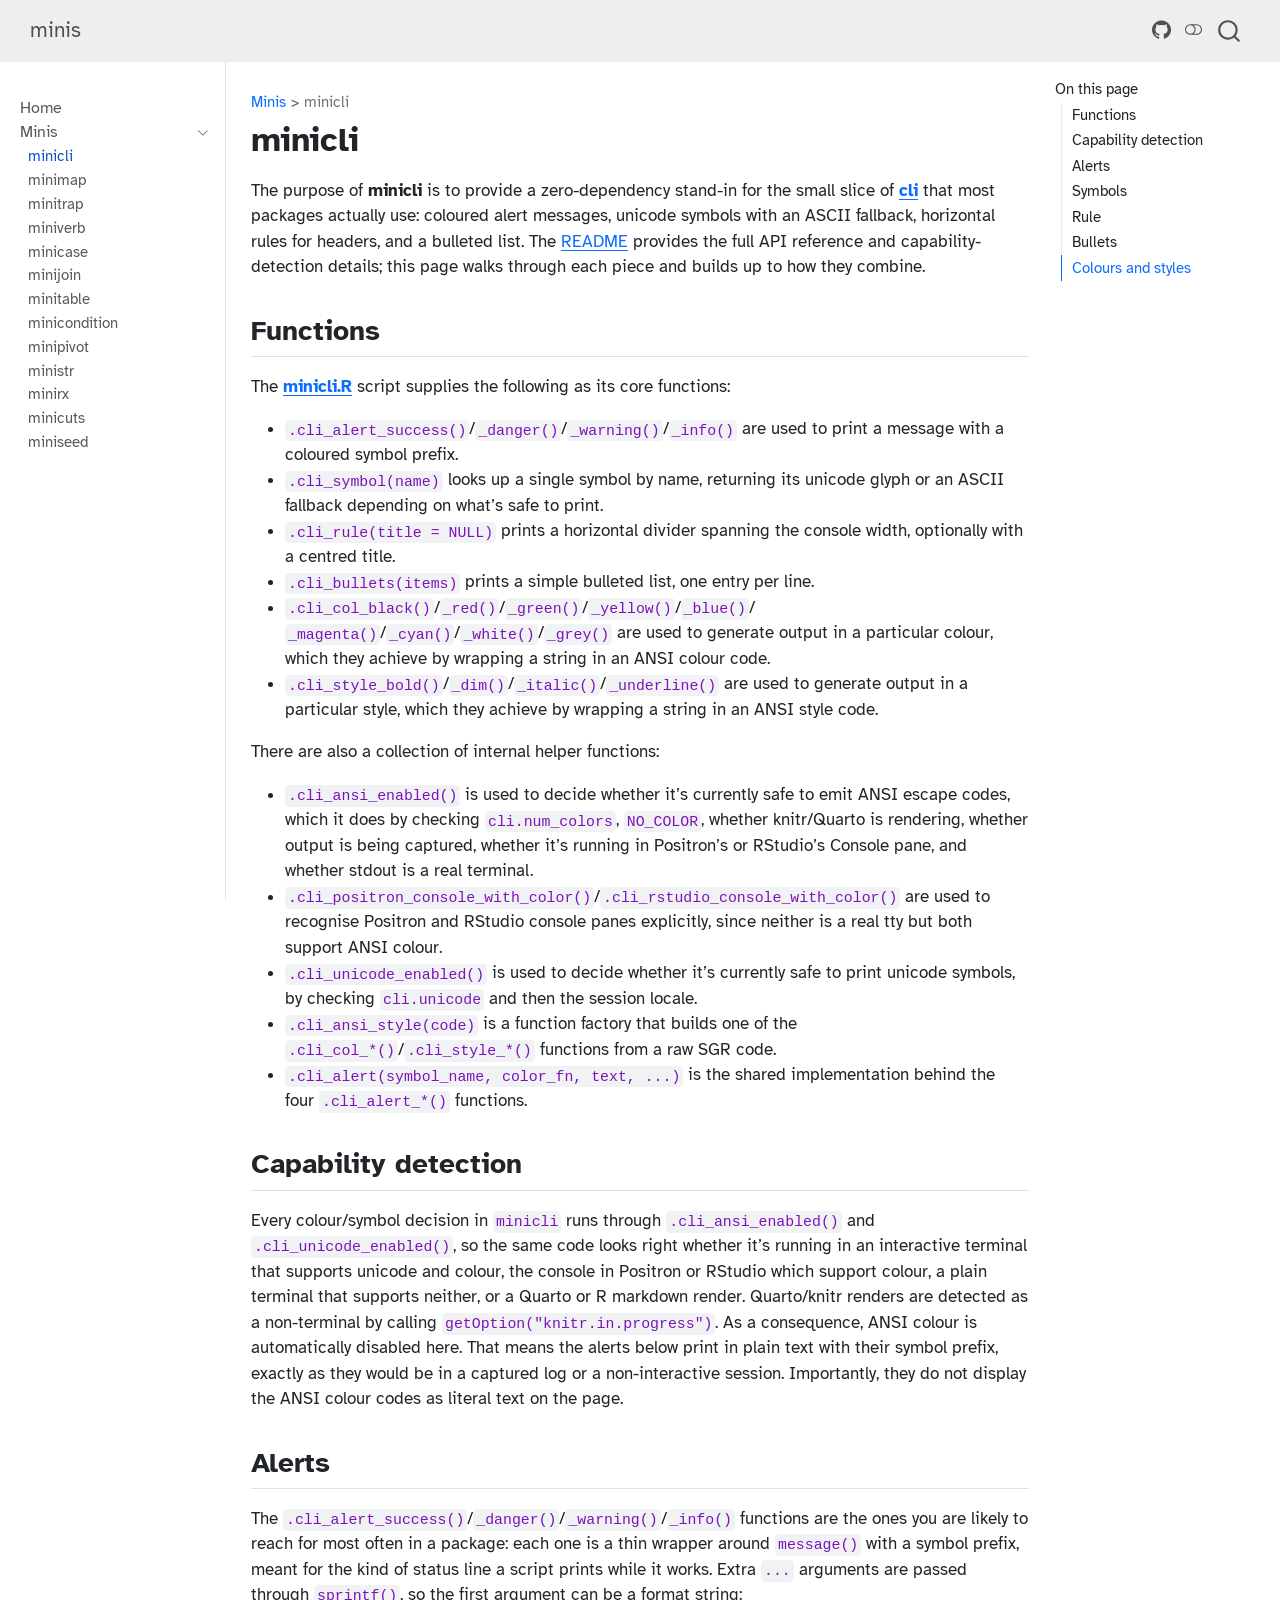
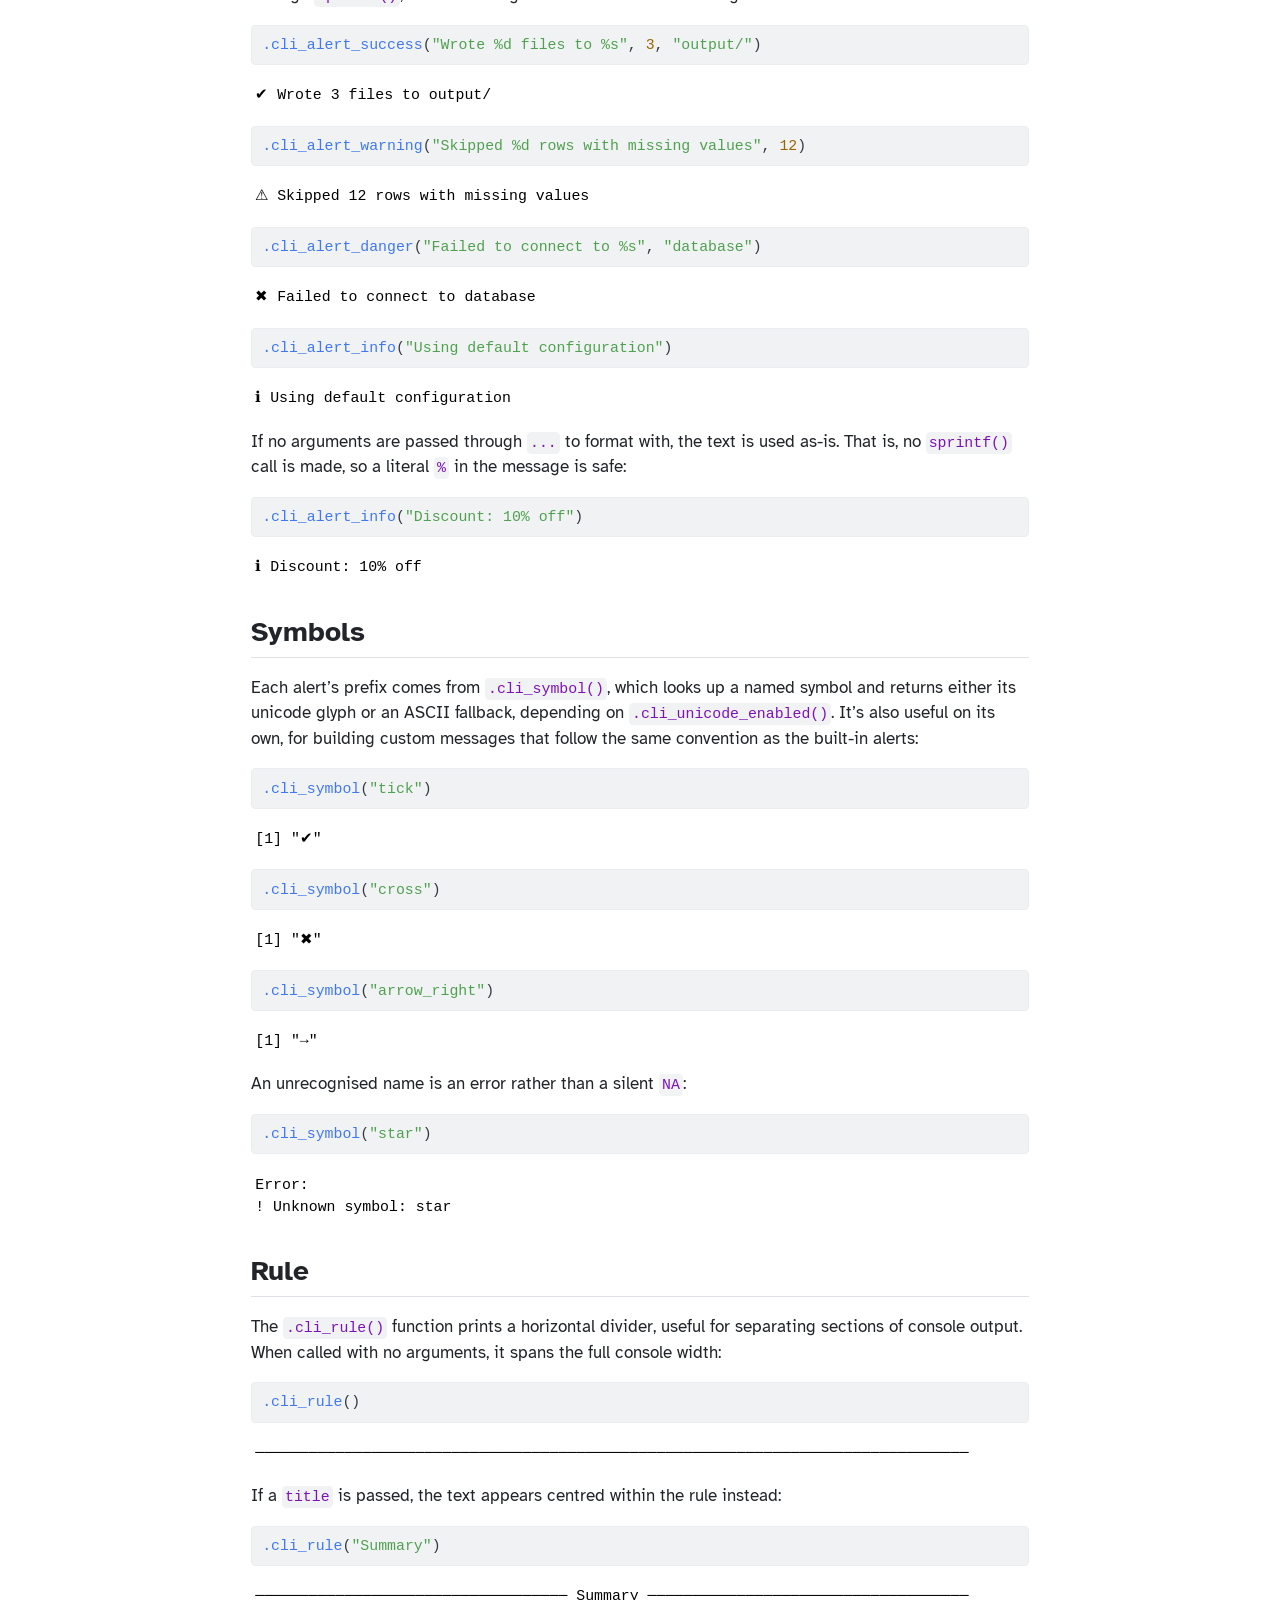
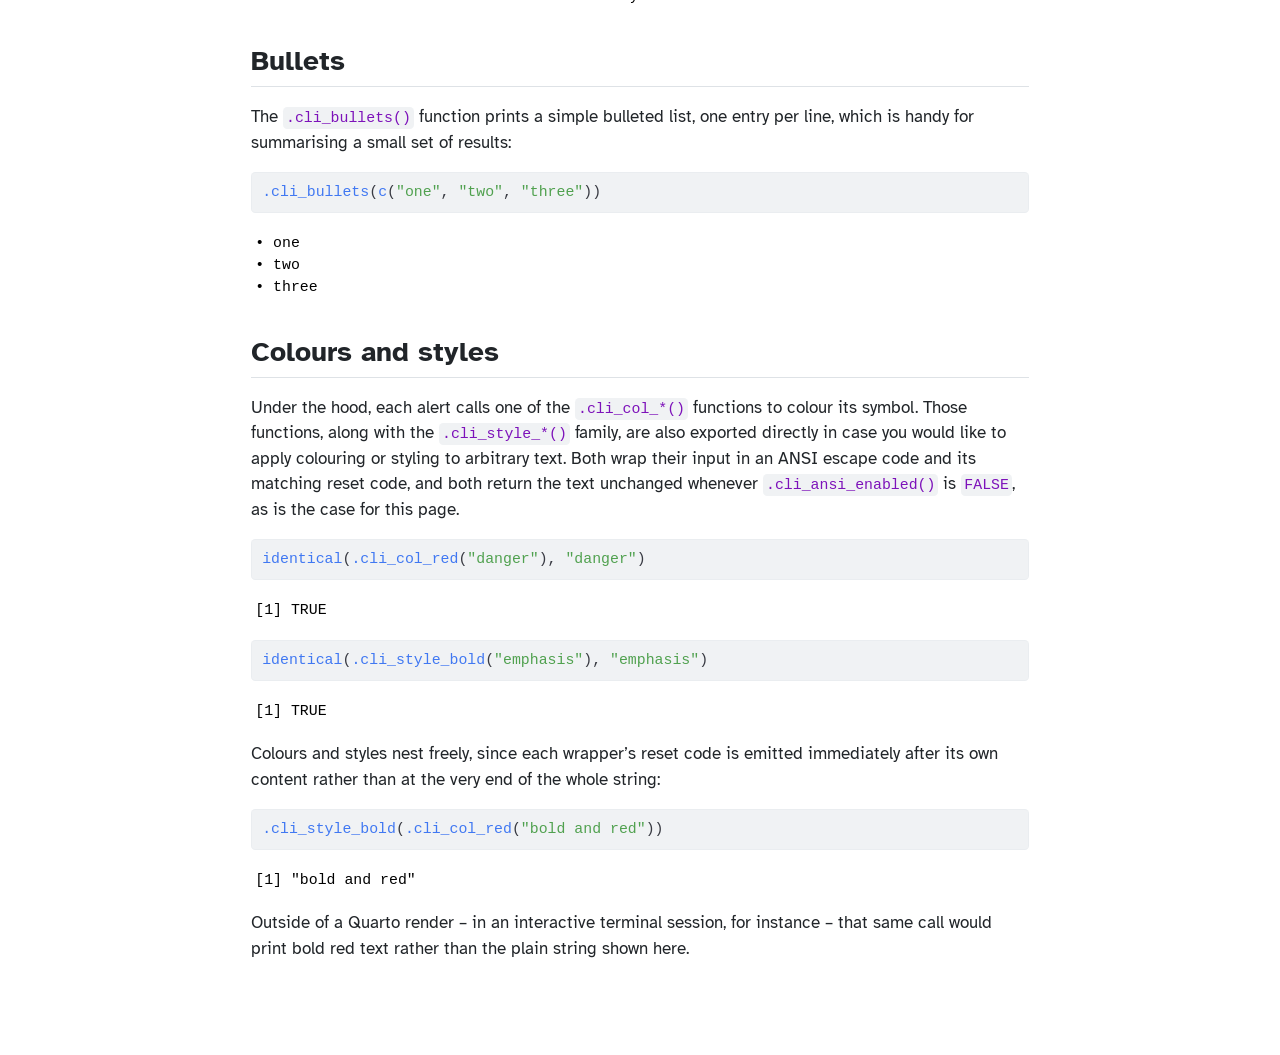
<file: minicli/index.html>
<!DOCTYPE html>
<html xmlns="http://www.w3.org/1999/xhtml" lang="en" xml:lang="en"><head>

<meta charset="utf-8">
<meta name="generator" content="quarto-1.10.18">

<meta name="viewport" content="width=device-width, initial-scale=1.0, user-scalable=yes">


<title>minicli – minis</title>
<style>
/* Default styles provided by pandoc.
** See https://pandoc.org/MANUAL.html#variables-for-html for config info.
*/
span.smallcaps{font-variant: small-caps;}
div.columns{display: flex; gap: 1.5em;}
div.column{flex: auto;}
@media screen {
div.columns{gap: min(4vw, 1.5em);}
div.column{overflow-x: auto;}
}
div.hanging-indent{margin-left: 1.5em; text-indent: -1.5em;}
ul.task-list{list-style: none;}
ul.task-list li input[type="checkbox"] {
  width: 0.8em;
  margin: 0 0.8em 0.2em -1em; /* quarto-specific, see https://github.com/quarto-dev/quarto-cli/issues/4556 */ 
  vertical-align: middle;
}
/* CSS for syntax highlighting */
html { -webkit-text-size-adjust: 100%; }
pre > code.sourceCode { white-space: pre; position: relative; }
pre > code.sourceCode > span { display: inline-block; line-height: 1.25; }
pre > code.sourceCode > span:empty { height: 1.2em; }
.sourceCode { overflow: visible; }
code.sourceCode > span { color: inherit; text-decoration: inherit; }
div.sourceCode { margin: 1em 0; }
pre.sourceCode { margin: 0; }
@media screen {
div.sourceCode { overflow: auto; }
}
@media print {
pre > code.sourceCode { white-space: pre-wrap; }
pre > code.sourceCode > span { text-indent: -5em; padding-left: 5em; }
}
pre.numberSource code
  { counter-reset: source-line 0; }
pre.numberSource code > span
  { position: relative; left: -4em; counter-increment: source-line; }
pre.numberSource code > span > a:first-child::before
  { content: counter(source-line);
    position: relative; left: -1em; text-align: right; vertical-align: baseline;
    border: none; display: inline-block;
    -webkit-touch-callout: none; -webkit-user-select: none;
    -khtml-user-select: none; -moz-user-select: none;
    -ms-user-select: none; user-select: none;
    padding: 0 4px; width: 4em;
  }
pre.numberSource { margin-left: 3em;  padding-left: 4px; }
div.sourceCode
  {   }
@media screen {
pre > code.sourceCode > span > a:first-child::before { text-decoration: underline; }
}
</style>


<script src="../site_libs/quarto-nav/quarto-nav.js"></script>
<script src="../site_libs/quarto-nav/headroom.min.js"></script>
<script src="../site_libs/clipboard/clipboard.min.js"></script>
<script src="../site_libs/quarto-search/autocomplete.umd.js"></script>
<script src="../site_libs/quarto-search/fuse.min.js"></script>
<script src="../site_libs/quarto-search/quarto-search.js"></script>
<meta name="quarto:offset" content="../">
<script src="../site_libs/quarto-html/quarto.js" type="module"></script>
<script src="../site_libs/quarto-html/tabsets/tabsets.js" type="module"></script>
<script src="../site_libs/quarto-html/popper.min.js"></script>
<script src="../site_libs/quarto-html/tippy.umd.min.js"></script>
<script src="../site_libs/quarto-html/anchor.min.js"></script>
<link href="../site_libs/quarto-html/tippy.css" rel="stylesheet">
<link href="../site_libs/quarto-html/quarto-syntax-highlighting-eec68b17241c1efd3eae2de50d816e3e.css" rel="stylesheet" class="quarto-color-scheme" id="quarto-text-highlighting-styles">
<link href="../site_libs/quarto-html/quarto-syntax-highlighting-dark-25dec783d6e1d11f8e0bba9e4fbb47f4.css" rel="stylesheet" class="quarto-color-scheme quarto-color-alternate" id="quarto-text-highlighting-styles">
<link href="../site_libs/quarto-html/quarto-syntax-highlighting-eec68b17241c1efd3eae2de50d816e3e.css" rel="stylesheet" class="quarto-color-scheme-extra" id="quarto-text-highlighting-styles">
<script src="../site_libs/bootstrap/bootstrap.min.js"></script>
<link href="../site_libs/bootstrap/bootstrap-icons.css" rel="stylesheet">
<link href="../site_libs/bootstrap/bootstrap-7e4e4291b2584127a858be176ebebf87.min.css" rel="stylesheet" append-hash="true" class="quarto-color-scheme" id="quarto-bootstrap" data-mode="light">
<link href="../site_libs/bootstrap/bootstrap-dark-2667db6709580a6cec7ce532cafc2aea.min.css" rel="stylesheet" append-hash="true" class="quarto-color-scheme quarto-color-alternate" id="quarto-bootstrap" data-mode="dark">
<link href="../site_libs/bootstrap/bootstrap-7e4e4291b2584127a858be176ebebf87.min.css" rel="stylesheet" append-hash="true" class="quarto-color-scheme-extra" id="quarto-bootstrap" data-mode="light">
<script id="quarto-search-options" type="application/json">{
  "location": "navbar",
  "copy-button": false,
  "collapse-after": 3,
  "panel-placement": "end",
  "type": "overlay",
  "limit": 50,
  "keyboard-shortcut": [
    "f",
    "/",
    "s"
  ],
  "show-item-context": false,
  "language": {
    "search-no-results-text": "No results",
    "search-matching-documents-text": "matching documents",
    "search-copy-link-title": "Copy link to search",
    "search-hide-matches-text": "Hide additional matches",
    "search-more-match-text": "more match in this document",
    "search-more-matches-text": "more matches in this document",
    "search-clear-button-title": "Clear",
    "search-text-placeholder": "",
    "search-detached-cancel-button-title": "Cancel",
    "search-submit-button-title": "Submit",
    "search-label": "Search"
  }
}</script>


</head>

<body class="nav-sidebar docked nav-fixed quarto-light"><script id="quarto-html-before-body" type="application/javascript">
    const toggleBodyColorMode = (bsSheetEl) => {
      const mode = bsSheetEl.getAttribute("data-mode");
      const bodyEl = window.document.querySelector("body");
      if (mode === "dark") {
        bodyEl.classList.add("quarto-dark");
        bodyEl.classList.remove("quarto-light");
      } else {
        bodyEl.classList.add("quarto-light");
        bodyEl.classList.remove("quarto-dark");
      }
    }
    const toggleBodyColorPrimary = () => {
      const bsSheetEl = window.document.querySelector("link#quarto-bootstrap:not([rel=disabled-stylesheet])");
      if (bsSheetEl) {
        toggleBodyColorMode(bsSheetEl);
      }
    }
    const setColorSchemeToggle = (alternate) => {
      const toggles = window.document.querySelectorAll('.quarto-color-scheme-toggle');
      for (let i=0; i < toggles.length; i++) {
        const toggle = toggles[i];
        if (toggle) {
          if (alternate) {
            toggle.classList.add("alternate");
          } else {
            toggle.classList.remove("alternate");
          }
        }
      }
    };
    const toggleColorMode = (alternate) => {
      // Switch the stylesheets
      const primaryStylesheets = window.document.querySelectorAll('link.quarto-color-scheme:not(.quarto-color-alternate)');
      const alternateStylesheets = window.document.querySelectorAll('link.quarto-color-scheme.quarto-color-alternate');
      manageTransitions('#quarto-margin-sidebar .nav-link', false);
      if (alternate) {
        // note: dark is layered on light, we don't disable primary!
        enableStylesheet(alternateStylesheets);
        for (const sheetNode of alternateStylesheets) {
          if (sheetNode.id === "quarto-bootstrap") {
            toggleBodyColorMode(sheetNode);
          }
        }
      } else {
        disableStylesheet(alternateStylesheets);
        enableStylesheet(primaryStylesheets)
        toggleBodyColorPrimary();
      }
      manageTransitions('#quarto-margin-sidebar .nav-link', true);
      // Switch the toggles
      setColorSchemeToggle(alternate)
      // Hack to workaround the fact that safari doesn't
      // properly recolor the scrollbar when toggling (#1455)
      if (navigator.userAgent.indexOf('Safari') > 0 && navigator.userAgent.indexOf('Chrome') == -1) {
        manageTransitions("body", false);
        window.scrollTo(0, 1);
        setTimeout(() => {
          window.scrollTo(0, 0);
          manageTransitions("body", true);
        }, 40);
      }
    }
    const disableStylesheet = (stylesheets) => {
      for (let i=0; i < stylesheets.length; i++) {
        const stylesheet = stylesheets[i];
        stylesheet.rel = 'disabled-stylesheet';
      }
    }
    const enableStylesheet = (stylesheets) => {
      for (let i=0; i < stylesheets.length; i++) {
        const stylesheet = stylesheets[i];
        if(stylesheet.rel !== 'stylesheet') { // for Chrome, which will still FOUC without this check
          stylesheet.rel = 'stylesheet';
        }
      }
    }
    const manageTransitions = (selector, allowTransitions) => {
      const els = window.document.querySelectorAll(selector);
      for (let i=0; i < els.length; i++) {
        const el = els[i];
        if (allowTransitions) {
          el.classList.remove('notransition');
        } else {
          el.classList.add('notransition');
        }
      }
    }
    const isFileUrl = () => {
      return window.location.protocol === 'file:';
    }
    const hasAlternateSentinel = () => {
      let styleSentinel = getColorSchemeSentinel();
      if (styleSentinel !== null) {
        return styleSentinel === "alternate";
      } else {
        return false;
      }
    }
    const setStyleSentinel = (alternate) => {
      const value = alternate ? "alternate" : "default";
      if (!isFileUrl()) {
        window.localStorage.setItem("quarto-color-scheme", value);
      } else {
        localAlternateSentinel = value;
      }
    }
    const getColorSchemeSentinel = () => {
      if (!isFileUrl()) {
        const storageValue = window.localStorage.getItem("quarto-color-scheme");
        return storageValue != null ? storageValue : localAlternateSentinel;
      } else {
        return localAlternateSentinel;
      }
    }
    const toggleGiscusIfUsed = (isAlternate, darkModeDefault) => {
      const baseTheme = document.querySelector('#giscus-base-theme')?.value ?? 'light';
      const alternateTheme = document.querySelector('#giscus-alt-theme')?.value ?? 'dark';
      let newTheme = '';
      if(authorPrefersDark) {
        newTheme = isAlternate ? baseTheme : alternateTheme;
      } else {
        newTheme = isAlternate ? alternateTheme : baseTheme;
      }
      const changeGiscusTheme = () => {
        // From: https://github.com/giscus/giscus/issues/336
        const sendMessage = (message) => {
          const iframe = document.querySelector('iframe.giscus-frame');
          if (!iframe) return;
          iframe.contentWindow.postMessage({ giscus: message }, 'https://giscus.app');
        }
        sendMessage({
          setConfig: {
            theme: newTheme
          }
        });
      }
      const isGiscussLoaded = window.document.querySelector('iframe.giscus-frame') !== null;
      if (isGiscussLoaded) {
        changeGiscusTheme();
      }
    };
    const authorPrefersDark = false;
    const queryPrefersDark = window.matchMedia('(prefers-color-scheme: dark)');
    const darkModeDefault = queryPrefersDark.matches;
      document.querySelector('link#quarto-text-highlighting-styles.quarto-color-scheme-extra').rel = 'disabled-stylesheet';
      document.querySelector('link#quarto-bootstrap.quarto-color-scheme-extra').rel = 'disabled-stylesheet';
    let localAlternateSentinel = darkModeDefault ? 'alternate' : 'default';
    // Dark / light mode switch
    window.quartoToggleColorScheme = () => {
      // Read the current dark / light value
      let toAlternate = !hasAlternateSentinel();
      toggleColorMode(toAlternate);
      setStyleSentinel(toAlternate);
      toggleGiscusIfUsed(toAlternate, darkModeDefault);
      window.dispatchEvent(new Event('resize'));
    };
    queryPrefersDark.addEventListener("change", e => {
      if(window.localStorage.getItem("quarto-color-scheme") !== null)
        return;
      const alternate = e.matches
      toggleColorMode(alternate);
      localAlternateSentinel = e.matches ? 'alternate' : 'default'; // this is used alongside local storage!
      toggleGiscusIfUsed(alternate, darkModeDefault);
    });
    // Switch to dark mode if need be
    if (hasAlternateSentinel()) {
      toggleColorMode(true);
    } else {
      toggleColorMode(false);
    }
  </script>

<div id="quarto-search-results"></div>
  <header id="quarto-header" class="headroom fixed-top">
    <nav class="navbar navbar-expand-lg " data-bs-theme="dark">
      <div class="navbar-container container-fluid">
      <div class="navbar-brand-container mx-auto">
    <a class="navbar-brand" href="../index.html">
    <span class="navbar-title">minis</span>
    </a>
  </div>
            <div id="quarto-search" class="" title="Search"></div>
          <button class="navbar-toggler" type="button" data-bs-toggle="collapse" data-bs-target="#navbarCollapse" aria-controls="navbarCollapse" role="menu" aria-expanded="false" aria-label="Toggle navigation" onclick="if (window.quartoToggleHeadroom) { window.quartoToggleHeadroom(); }">
  <span class="navbar-toggler-icon"></span>
</button>
          <div class="collapse navbar-collapse" id="navbarCollapse">
            <ul class="navbar-nav navbar-nav-scroll ms-auto">
  <li class="nav-item compact">
    <a class="nav-link" href="https://github.com/djnavarro/minis"> <i class="bi bi-github" role="img">
</i> 
<span class="menu-text"></span></a>
  </li>  
</ul>
          </div> <!-- /navcollapse -->
            <div class="quarto-navbar-tools">
  <a href="" class="quarto-color-scheme-toggle quarto-navigation-tool  px-1" onclick="window.quartoToggleColorScheme(); return false;" title="Toggle dark mode"><i class="bi"></i></a>
</div>
      </div> <!-- /container-fluid -->
    </nav>
  <nav class="quarto-secondary-nav">
    <div class="container-fluid d-flex">
      <button type="button" class="quarto-btn-toggle btn" data-bs-toggle="collapse" role="button" data-bs-target=".quarto-sidebar-collapse-item" aria-controls="quarto-sidebar" aria-expanded="false" aria-label="Toggle sidebar navigation" onclick="if (window.quartoToggleHeadroom) { window.quartoToggleHeadroom(); }">
        <i class="bi bi-layout-text-sidebar-reverse"></i>
      </button>
        <nav class="quarto-page-breadcrumbs" aria-label="breadcrumb"><ol class="breadcrumb"><li class="breadcrumb-item"><a href="../minicli/index.html">Minis</a></li><li class="breadcrumb-item"><a href="../minicli/index.html">minicli</a></li></ol></nav>
        <a class="flex-grow-1" role="navigation" data-bs-toggle="collapse" data-bs-target=".quarto-sidebar-collapse-item" aria-controls="quarto-sidebar" aria-expanded="false" aria-label="Toggle sidebar navigation" onclick="if (window.quartoToggleHeadroom) { window.quartoToggleHeadroom(); }">      
        </a>
    </div>
  </nav>
</header>
<!-- content -->
<div id="quarto-content" class="quarto-container page-columns page-rows-contents page-layout-article page-navbar">
<!-- sidebar -->
  <nav id="quarto-sidebar" class="sidebar collapse collapse-horizontal quarto-sidebar-collapse-item sidebar-navigation docked overflow-auto">
    <div class="sidebar-menu-container"> 
    <ul class="list-unstyled mt-1">
        <li class="sidebar-item">
  <div class="sidebar-item-container"> 
  <a href="../index.html" class="sidebar-item-text sidebar-link">
 <span class="menu-text">Home</span></a>
  </div>
</li>
        <li class="sidebar-item sidebar-item-section">
      <div class="sidebar-item-container"> 
            <a class="sidebar-item-text sidebar-link text-start" data-bs-toggle="collapse" data-bs-target="#quarto-sidebar-section-1" role="navigation" aria-expanded="true">
 <span class="menu-text">Minis</span></a>
          <a class="sidebar-item-toggle text-start" data-bs-toggle="collapse" data-bs-target="#quarto-sidebar-section-1" role="navigation" aria-expanded="true" aria-label="Toggle section">
            <i class="bi bi-chevron-right ms-2"></i>
          </a> 
      </div>
      <ul id="quarto-sidebar-section-1" class="collapse list-unstyled sidebar-section depth1 show">  
          <li class="sidebar-item">
  <div class="sidebar-item-container"> 
  <a href="../minicli/index.html" class="sidebar-item-text sidebar-link active">
 <span class="menu-text">minicli</span></a>
  </div>
</li>
          <li class="sidebar-item">
  <div class="sidebar-item-container"> 
  <a href="../minimap/index.html" class="sidebar-item-text sidebar-link">
 <span class="menu-text">minimap</span></a>
  </div>
</li>
          <li class="sidebar-item">
  <div class="sidebar-item-container"> 
  <a href="../minitrap/index.html" class="sidebar-item-text sidebar-link">
 <span class="menu-text">minitrap</span></a>
  </div>
</li>
          <li class="sidebar-item">
  <div class="sidebar-item-container"> 
  <a href="../miniverb/index.html" class="sidebar-item-text sidebar-link">
 <span class="menu-text">miniverb</span></a>
  </div>
</li>
          <li class="sidebar-item">
  <div class="sidebar-item-container"> 
  <a href="../minicase/index.html" class="sidebar-item-text sidebar-link">
 <span class="menu-text">minicase</span></a>
  </div>
</li>
          <li class="sidebar-item">
  <div class="sidebar-item-container"> 
  <a href="../minijoin/index.html" class="sidebar-item-text sidebar-link">
 <span class="menu-text">minijoin</span></a>
  </div>
</li>
          <li class="sidebar-item">
  <div class="sidebar-item-container"> 
  <a href="../minitable/index.html" class="sidebar-item-text sidebar-link">
 <span class="menu-text">minitable</span></a>
  </div>
</li>
          <li class="sidebar-item">
  <div class="sidebar-item-container"> 
  <a href="../minicondition/index.html" class="sidebar-item-text sidebar-link">
 <span class="menu-text">minicondition</span></a>
  </div>
</li>
          <li class="sidebar-item">
  <div class="sidebar-item-container"> 
  <a href="../minipivot/index.html" class="sidebar-item-text sidebar-link">
 <span class="menu-text">minipivot</span></a>
  </div>
</li>
          <li class="sidebar-item">
  <div class="sidebar-item-container"> 
  <a href="../ministr/index.html" class="sidebar-item-text sidebar-link">
 <span class="menu-text">ministr</span></a>
  </div>
</li>
          <li class="sidebar-item">
  <div class="sidebar-item-container"> 
  <a href="../minirx/index.html" class="sidebar-item-text sidebar-link">
 <span class="menu-text">minirx</span></a>
  </div>
</li>
          <li class="sidebar-item">
  <div class="sidebar-item-container"> 
  <a href="../minicuts/index.html" class="sidebar-item-text sidebar-link">
 <span class="menu-text">minicuts</span></a>
  </div>
</li>
          <li class="sidebar-item">
  <div class="sidebar-item-container"> 
  <a href="../miniseed/index.html" class="sidebar-item-text sidebar-link">
 <span class="menu-text">miniseed</span></a>
  </div>
</li>
      </ul>
  </li>
    </ul>
    </div>
</nav>
<div id="quarto-sidebar-glass" class="quarto-sidebar-collapse-item" data-bs-toggle="collapse" data-bs-target=".quarto-sidebar-collapse-item"></div>
<!-- margin-sidebar -->
    <div id="quarto-margin-sidebar" class="sidebar margin-sidebar">
        <nav id="TOC" role="doc-toc" class="toc-active">
    <h2 id="toc-title">On this page</h2>
   
  <ul>
  <li><a href="#functions" id="toc-functions" class="nav-link active" data-scroll-target="#functions">Functions</a></li>
  <li><a href="#capability-detection" id="toc-capability-detection" class="nav-link" data-scroll-target="#capability-detection">Capability detection</a></li>
  <li><a href="#alerts" id="toc-alerts" class="nav-link" data-scroll-target="#alerts">Alerts</a></li>
  <li><a href="#symbols" id="toc-symbols" class="nav-link" data-scroll-target="#symbols">Symbols</a></li>
  <li><a href="#rule" id="toc-rule" class="nav-link" data-scroll-target="#rule">Rule</a></li>
  <li><a href="#bullets" id="toc-bullets" class="nav-link" data-scroll-target="#bullets">Bullets</a></li>
  <li><a href="#colours-and-styles" id="toc-colours-and-styles" class="nav-link" data-scroll-target="#colours-and-styles">Colours and styles</a></li>
  </ul>
</nav>
    </div>
<!-- main -->
<main class="content" id="quarto-document-content">


<header id="title-block-header" class="quarto-title-block default"><nav class="quarto-page-breadcrumbs quarto-title-breadcrumbs d-none d-lg-block" aria-label="breadcrumb"><ol class="breadcrumb"><li class="breadcrumb-item"><a href="../minicli/index.html">Minis</a></li><li class="breadcrumb-item"><a href="../minicli/index.html">minicli</a></li></ol></nav>
<div class="quarto-title">
<h1 class="title">minicli</h1>
</div>



<div class="quarto-title-meta">

    
  
    
  </div>
  


</header>


<p>The purpose of <strong>minicli</strong> is to provide a zero-dependency stand-in for the small slice of <a href="https://cli.r-lib.org/"><strong>cli</strong></a> that most packages actually use: coloured alert messages, unicode symbols with an ASCII fallback, horizontal rules for headers, and a bulleted list. The <a href="https://github.com/djnavarro/minis/tree/main/minicli">README</a> provides the full API reference and capability-detection details; this page walks through each piece and builds up to how they combine.</p>
<section id="functions" class="level2">
<h2 class="anchored" data-anchor-id="functions">Functions</h2>
<p>The <a href="https://github.com/djnavarro/minis/blob/main/minicli/minicli.R"><strong>minicli.R</strong></a> script supplies the following as its core functions:</p>
<ul>
<li><code>.cli_alert_success()</code>/<code>_danger()</code>/<code>_warning()</code>/<code>_info()</code> are used to print a message with a coloured symbol prefix.</li>
<li><code>.cli_symbol(name)</code> looks up a single symbol by name, returning its unicode glyph or an ASCII fallback depending on what’s safe to print.</li>
<li><code>.cli_rule(title = NULL)</code> prints a horizontal divider spanning the console width, optionally with a centred title.</li>
<li><code>.cli_bullets(items)</code> prints a simple bulleted list, one entry per line.</li>
<li><code>.cli_col_black()</code>/<code>_red()</code>/<code>_green()</code>/<code>_yellow()</code>/<code>_blue()</code>/ <code>_magenta()</code>/<code>_cyan()</code>/<code>_white()</code>/<code>_grey()</code> are used to generate output in a particular colour, which they achieve by wrapping a string in an ANSI colour code.</li>
<li><code>.cli_style_bold()</code>/<code>_dim()</code>/<code>_italic()</code>/<code>_underline()</code> are used to generate output in a particular style, which they achieve by wrapping a string in an ANSI style code.</li>
</ul>
<p>There are also a collection of internal helper functions:</p>
<ul>
<li><code>.cli_ansi_enabled()</code> is used to decide whether it’s currently safe to emit ANSI escape codes, which it does by checking <code>cli.num_colors</code>, <code>NO_COLOR</code>, whether knitr/Quarto is rendering, whether output is being captured, whether it’s running in Positron’s or RStudio’s Console pane, and whether stdout is a real terminal.</li>
<li><code>.cli_positron_console_with_color()</code>/<code>.cli_rstudio_console_with_color()</code> are used to recognise Positron and RStudio console panes explicitly, since neither is a real tty but both support ANSI colour.</li>
<li><code>.cli_unicode_enabled()</code> is used to decide whether it’s currently safe to print unicode symbols, by checking <code>cli.unicode</code> and then the session locale.</li>
<li><code>.cli_ansi_style(code)</code> is a function factory that builds one of the <code>.cli_col_*()</code>/<code>.cli_style_*()</code> functions from a raw SGR code.</li>
<li><code>.cli_alert(symbol_name, color_fn, text, ...)</code> is the shared implementation behind the four <code>.cli_alert_*()</code> functions.</li>
</ul>
</section>
<section id="capability-detection" class="level2">
<h2 class="anchored" data-anchor-id="capability-detection">Capability detection</h2>
<p>Every colour/symbol decision in <code>minicli</code> runs through <code>.cli_ansi_enabled()</code> and <code>.cli_unicode_enabled()</code>, so the same code looks right whether it’s running in an interactive terminal that supports unicode and colour, the console in Positron or RStudio which support colour, a plain terminal that supports neither, or a Quarto or R markdown render. Quarto/knitr renders are detected as a non-terminal by calling <code>getOption("knitr.in.progress")</code>. As a consequence, ANSI colour is automatically disabled here. That means the alerts below print in plain text with their symbol prefix, exactly as they would be in a captured log or a non-interactive session. Importantly, they do not display the ANSI colour codes as literal text on the page.</p>
</section>
<section id="alerts" class="level2">
<h2 class="anchored" data-anchor-id="alerts">Alerts</h2>
<p>The <code>.cli_alert_success()</code>/<code>_danger()</code>/<code>_warning()</code>/<code>_info()</code> functions are the ones you are likely to reach for most often in a package: each one is a thin wrapper around <code>message()</code> with a symbol prefix, meant for the kind of status line a script prints while it works. Extra <code>...</code> arguments are passed through <code>sprintf()</code>, so the first argument can be a format string:</p>
<div class="cell">
<div class="code-copy-outer-scaffold"><div class="sourceCode cell-code" id="cb1"><pre class="sourceCode r code-with-copy"><code class="sourceCode r"><span id="cb1-1"><a href="#cb1-1" aria-hidden="true" tabindex="-1"></a><span class="fu">.cli_alert_success</span>(<span class="st">"Wrote %d files to %s"</span>, <span class="dv">3</span>, <span class="st">"output/"</span>)</span></code></pre></div><button title="Copy to Clipboard" class="code-copy-button"><i class="bi"></i></button></div>
<div class="cell-output cell-output-stderr">
<pre><code>✔ Wrote 3 files to output/</code></pre>
</div>
</div>
<div class="cell">
<div class="code-copy-outer-scaffold"><div class="sourceCode cell-code" id="cb3"><pre class="sourceCode r code-with-copy"><code class="sourceCode r"><span id="cb3-1"><a href="#cb3-1" aria-hidden="true" tabindex="-1"></a><span class="fu">.cli_alert_warning</span>(<span class="st">"Skipped %d rows with missing values"</span>, <span class="dv">12</span>)</span></code></pre></div><button title="Copy to Clipboard" class="code-copy-button"><i class="bi"></i></button></div>
<div class="cell-output cell-output-stderr">
<pre><code>⚠ Skipped 12 rows with missing values</code></pre>
</div>
</div>
<div class="cell">
<div class="code-copy-outer-scaffold"><div class="sourceCode cell-code" id="cb5"><pre class="sourceCode r code-with-copy"><code class="sourceCode r"><span id="cb5-1"><a href="#cb5-1" aria-hidden="true" tabindex="-1"></a><span class="fu">.cli_alert_danger</span>(<span class="st">"Failed to connect to %s"</span>, <span class="st">"database"</span>)</span></code></pre></div><button title="Copy to Clipboard" class="code-copy-button"><i class="bi"></i></button></div>
<div class="cell-output cell-output-stderr">
<pre><code>✖ Failed to connect to database</code></pre>
</div>
</div>
<div class="cell">
<div class="code-copy-outer-scaffold"><div class="sourceCode cell-code" id="cb7"><pre class="sourceCode r code-with-copy"><code class="sourceCode r"><span id="cb7-1"><a href="#cb7-1" aria-hidden="true" tabindex="-1"></a><span class="fu">.cli_alert_info</span>(<span class="st">"Using default configuration"</span>)</span></code></pre></div><button title="Copy to Clipboard" class="code-copy-button"><i class="bi"></i></button></div>
<div class="cell-output cell-output-stderr">
<pre><code>ℹ Using default configuration</code></pre>
</div>
</div>
<p>If no arguments are passed through <code>...</code> to format with, the text is used as-is. That is, no <code>sprintf()</code> call is made, so a literal <code>%</code> in the message is safe:</p>
<div class="cell">
<div class="code-copy-outer-scaffold"><div class="sourceCode cell-code" id="cb9"><pre class="sourceCode r code-with-copy"><code class="sourceCode r"><span id="cb9-1"><a href="#cb9-1" aria-hidden="true" tabindex="-1"></a><span class="fu">.cli_alert_info</span>(<span class="st">"Discount: 10% off"</span>)</span></code></pre></div><button title="Copy to Clipboard" class="code-copy-button"><i class="bi"></i></button></div>
<div class="cell-output cell-output-stderr">
<pre><code>ℹ Discount: 10% off</code></pre>
</div>
</div>
</section>
<section id="symbols" class="level2">
<h2 class="anchored" data-anchor-id="symbols">Symbols</h2>
<p>Each alert’s prefix comes from <code>.cli_symbol()</code>, which looks up a named symbol and returns either its unicode glyph or an ASCII fallback, depending on <code>.cli_unicode_enabled()</code>. It’s also useful on its own, for building custom messages that follow the same convention as the built-in alerts:</p>
<div class="cell">
<div class="code-copy-outer-scaffold"><div class="sourceCode cell-code" id="cb11"><pre class="sourceCode r code-with-copy"><code class="sourceCode r"><span id="cb11-1"><a href="#cb11-1" aria-hidden="true" tabindex="-1"></a><span class="fu">.cli_symbol</span>(<span class="st">"tick"</span>)</span></code></pre></div><button title="Copy to Clipboard" class="code-copy-button"><i class="bi"></i></button></div>
<div class="cell-output cell-output-stdout">
<pre><code>[1] "✔"</code></pre>
</div>
<div class="code-copy-outer-scaffold"><div class="sourceCode cell-code" id="cb13"><pre class="sourceCode r code-with-copy"><code class="sourceCode r"><span id="cb13-1"><a href="#cb13-1" aria-hidden="true" tabindex="-1"></a><span class="fu">.cli_symbol</span>(<span class="st">"cross"</span>)</span></code></pre></div><button title="Copy to Clipboard" class="code-copy-button"><i class="bi"></i></button></div>
<div class="cell-output cell-output-stdout">
<pre><code>[1] "✖"</code></pre>
</div>
<div class="code-copy-outer-scaffold"><div class="sourceCode cell-code" id="cb15"><pre class="sourceCode r code-with-copy"><code class="sourceCode r"><span id="cb15-1"><a href="#cb15-1" aria-hidden="true" tabindex="-1"></a><span class="fu">.cli_symbol</span>(<span class="st">"arrow_right"</span>)</span></code></pre></div><button title="Copy to Clipboard" class="code-copy-button"><i class="bi"></i></button></div>
<div class="cell-output cell-output-stdout">
<pre><code>[1] "→"</code></pre>
</div>
</div>
<p>An unrecognised name is an error rather than a silent <code>NA</code>:</p>
<div class="cell">
<div class="code-copy-outer-scaffold"><div class="sourceCode cell-code" id="cb17"><pre class="sourceCode r code-with-copy"><code class="sourceCode r"><span id="cb17-1"><a href="#cb17-1" aria-hidden="true" tabindex="-1"></a><span class="fu">.cli_symbol</span>(<span class="st">"star"</span>)</span></code></pre></div><button title="Copy to Clipboard" class="code-copy-button"><i class="bi"></i></button></div>
<div class="cell-output cell-output-error">
<pre><code>Error:
! Unknown symbol: star</code></pre>
</div>
</div>
</section>
<section id="rule" class="level2">
<h2 class="anchored" data-anchor-id="rule">Rule</h2>
<p>The <code>.cli_rule()</code> function prints a horizontal divider, useful for separating sections of console output. When called with no arguments, it spans the full console width:</p>
<div class="cell">
<div class="code-copy-outer-scaffold"><div class="sourceCode cell-code" id="cb19"><pre class="sourceCode r code-with-copy"><code class="sourceCode r"><span id="cb19-1"><a href="#cb19-1" aria-hidden="true" tabindex="-1"></a><span class="fu">.cli_rule</span>()</span></code></pre></div><button title="Copy to Clipboard" class="code-copy-button"><i class="bi"></i></button></div>
<div class="cell-output cell-output-stderr">
<pre><code>────────────────────────────────────────────────────────────────────────────────</code></pre>
</div>
</div>
<p>If a <code>title</code> is passed, the text appears centred within the rule instead:</p>
<div class="cell">
<div class="code-copy-outer-scaffold"><div class="sourceCode cell-code" id="cb21"><pre class="sourceCode r code-with-copy"><code class="sourceCode r"><span id="cb21-1"><a href="#cb21-1" aria-hidden="true" tabindex="-1"></a><span class="fu">.cli_rule</span>(<span class="st">"Summary"</span>)</span></code></pre></div><button title="Copy to Clipboard" class="code-copy-button"><i class="bi"></i></button></div>
<div class="cell-output cell-output-stderr">
<pre><code>─────────────────────────────────── Summary ────────────────────────────────────</code></pre>
</div>
</div>
</section>
<section id="bullets" class="level2">
<h2 class="anchored" data-anchor-id="bullets">Bullets</h2>
<p>The <code>.cli_bullets()</code> function prints a simple bulleted list, one entry per line, which is handy for summarising a small set of results:</p>
<div class="cell">
<div class="code-copy-outer-scaffold"><div class="sourceCode cell-code" id="cb23"><pre class="sourceCode r code-with-copy"><code class="sourceCode r"><span id="cb23-1"><a href="#cb23-1" aria-hidden="true" tabindex="-1"></a><span class="fu">.cli_bullets</span>(<span class="fu">c</span>(<span class="st">"one"</span>, <span class="st">"two"</span>, <span class="st">"three"</span>))</span></code></pre></div><button title="Copy to Clipboard" class="code-copy-button"><i class="bi"></i></button></div>
<div class="cell-output cell-output-stderr">
<pre><code>• one
• two
• three</code></pre>
</div>
</div>
</section>
<section id="colours-and-styles" class="level2">
<h2 class="anchored" data-anchor-id="colours-and-styles">Colours and styles</h2>
<p>Under the hood, each alert calls one of the <code>.cli_col_*()</code> functions to colour its symbol. Those functions, along with the <code>.cli_style_*()</code> family, are also exported directly in case you would like to apply colouring or styling to arbitrary text. Both wrap their input in an ANSI escape code and its matching reset code, and both return the text unchanged whenever <code>.cli_ansi_enabled()</code> is <code>FALSE</code>, as is the case for this page.</p>
<div class="cell">
<div class="code-copy-outer-scaffold"><div class="sourceCode cell-code" id="cb25"><pre class="sourceCode r code-with-copy"><code class="sourceCode r"><span id="cb25-1"><a href="#cb25-1" aria-hidden="true" tabindex="-1"></a><span class="fu">identical</span>(<span class="fu">.cli_col_red</span>(<span class="st">"danger"</span>), <span class="st">"danger"</span>)</span></code></pre></div><button title="Copy to Clipboard" class="code-copy-button"><i class="bi"></i></button></div>
<div class="cell-output cell-output-stdout">
<pre><code>[1] TRUE</code></pre>
</div>
<div class="code-copy-outer-scaffold"><div class="sourceCode cell-code" id="cb27"><pre class="sourceCode r code-with-copy"><code class="sourceCode r"><span id="cb27-1"><a href="#cb27-1" aria-hidden="true" tabindex="-1"></a><span class="fu">identical</span>(<span class="fu">.cli_style_bold</span>(<span class="st">"emphasis"</span>), <span class="st">"emphasis"</span>)</span></code></pre></div><button title="Copy to Clipboard" class="code-copy-button"><i class="bi"></i></button></div>
<div class="cell-output cell-output-stdout">
<pre><code>[1] TRUE</code></pre>
</div>
</div>
<p>Colours and styles nest freely, since each wrapper’s reset code is emitted immediately after its own content rather than at the very end of the whole string:</p>
<div class="cell">
<div class="code-copy-outer-scaffold"><div class="sourceCode cell-code" id="cb29"><pre class="sourceCode r code-with-copy"><code class="sourceCode r"><span id="cb29-1"><a href="#cb29-1" aria-hidden="true" tabindex="-1"></a><span class="fu">.cli_style_bold</span>(<span class="fu">.cli_col_red</span>(<span class="st">"bold and red"</span>))</span></code></pre></div><button title="Copy to Clipboard" class="code-copy-button"><i class="bi"></i></button></div>
<div class="cell-output cell-output-stdout">
<pre><code>[1] "bold and red"</code></pre>
</div>
</div>
<p>Outside of a Quarto render – in an interactive terminal session, for instance – that same call would print bold red text rather than the plain string shown here.</p>


</section>

</main> <!-- /main -->
<script id="quarto-html-after-body" type="application/javascript">
  window.document.addEventListener("DOMContentLoaded", function (event) {
    // Ensure there is a toggle, if there isn't float one in the top right
    if (window.document.querySelector('.quarto-color-scheme-toggle') === null) {
      const a = window.document.createElement('a');
      a.classList.add('top-right');
      a.classList.add('quarto-color-scheme-toggle');
      a.href = "";
      a.onclick = function() { try { window.quartoToggleColorScheme(); } catch {} return false; };
      const i = window.document.createElement("i");
      i.classList.add('bi');
      a.appendChild(i);
      window.document.body.appendChild(a);
    }
    setColorSchemeToggle(hasAlternateSentinel())
    const icon = "";
    const anchorJS = new window.AnchorJS();
    anchorJS.options = {
      placement: 'right',
      icon: icon
    };
    anchorJS.add('.anchored');
    const isCodeAnnotation = (el) => {
      for (const clz of el.classList) {
        if (clz.startsWith('code-annotation-')) {                     
          return true;
        }
      }
      return false;
    }
    const onCopySuccess = function(e) {
      // button target
      const button = e.trigger;
      // don't keep focus
      button.blur();
      // flash "checked"
      button.classList.add('code-copy-button-checked');
      var currentTitle = button.getAttribute("title");
      button.setAttribute("title", "Copied!");
      let tooltip;
      if (window.bootstrap) {
        button.setAttribute("data-bs-toggle", "tooltip");
        button.setAttribute("data-bs-placement", "left");
        button.setAttribute("data-bs-title", "Copied!");
        tooltip = new bootstrap.Tooltip(button, 
          { trigger: "manual", 
            customClass: "code-copy-button-tooltip",
            offset: [0, -8]});
        tooltip.show();    
      }
      setTimeout(function() {
        if (tooltip) {
          tooltip.hide();
          button.removeAttribute("data-bs-title");
          button.removeAttribute("data-bs-toggle");
          button.removeAttribute("data-bs-placement");
        }
        button.setAttribute("title", currentTitle);
        button.classList.remove('code-copy-button-checked');
      }, 1000);
      // clear code selection
      e.clearSelection();
    }
    const getTextToCopy = function(trigger) {
      const outerScaffold = trigger.parentElement.cloneNode(true);
      const codeEl = outerScaffold.querySelector('code');
      for (const childEl of codeEl.children) {
        if (isCodeAnnotation(childEl)) {
          childEl.remove();
        }
      }
      return codeEl.innerText;
    }
    const clipboard = new window.ClipboardJS('.code-copy-button:not([data-in-quarto-modal])', {
      text: getTextToCopy
    });
    clipboard.on('success', onCopySuccess);
    if (window.document.getElementById('quarto-embedded-source-code-modal')) {
      const clipboardModal = new window.ClipboardJS('.code-copy-button[data-in-quarto-modal]', {
        text: getTextToCopy,
        container: window.document.getElementById('quarto-embedded-source-code-modal')
      });
      clipboardModal.on('success', onCopySuccess);
    }
      var localhostRegex = new RegExp(/^(?:http|https):\/\/localhost\:?[0-9]*\//);
      var mailtoRegex = new RegExp(/^mailto:/);
        var filterRegex = new RegExp('/' + window.location.host + '/');
      var isInternal = (href) => {
          return filterRegex.test(href) || localhostRegex.test(href) || mailtoRegex.test(href);
      }
      // Inspect non-navigation links and adorn them if external
     var links = window.document.querySelectorAll('a[href]:not(.nav-link):not(.navbar-brand):not(.toc-action):not(.sidebar-link):not(.sidebar-item-toggle):not(.pagination-link):not(.no-external):not([aria-hidden]):not(.dropdown-item):not(.quarto-navigation-tool):not(.about-link)');
      for (var i=0; i<links.length; i++) {
        const link = links[i];
        if (!isInternal(link.href)) {
          // undo the damage that might have been done by quarto-nav.js in the case of
          // links that we want to consider external
          if (link.dataset.originalHref !== undefined) {
            link.href = link.dataset.originalHref;
          }
        }
      }
    function tippyHover(el, contentFn, onTriggerFn, onUntriggerFn) {
      const config = {
        allowHTML: true,
        maxWidth: 500,
        delay: 100,
        arrow: false,
        appendTo: function(el) {
            return el.parentElement;
        },
        interactive: true,
        interactiveBorder: 10,
        theme: 'quarto',
        placement: 'bottom-start',
      };
      if (contentFn) {
        config.content = contentFn;
      }
      if (onTriggerFn) {
        config.onTrigger = onTriggerFn;
      }
      if (onUntriggerFn) {
        config.onUntrigger = onUntriggerFn;
      }
      window.tippy(el, config); 
    }
    const noterefs = window.document.querySelectorAll('a[role="doc-noteref"]');
    for (var i=0; i<noterefs.length; i++) {
      const ref = noterefs[i];
      tippyHover(ref, function() {
        // use id or data attribute instead here
        let href = ref.getAttribute('data-footnote-href') || ref.getAttribute('href');
        try { href = new URL(href).hash; } catch {}
        const id = href.replace(/^#\/?/, "");
        const note = window.document.getElementById(id);
        if (note) {
          return note.innerHTML;
        } else {
          return "";
        }
      });
    }
    const xrefs = window.document.querySelectorAll('a.quarto-xref');
    const processXRef = (id, note) => {
      // Strip column container classes
      const stripColumnClz = (el) => {
        el.classList.remove("page-full", "page-columns");
        if (el.children) {
          for (const child of el.children) {
            stripColumnClz(child);
          }
        }
      }
      stripColumnClz(note)
      if (id === null || id.startsWith('sec-')) {
        // Special case sections, only their first couple elements
        const container = document.createElement("div");
        if (note.children && note.children.length > 2) {
          container.appendChild(note.children[0].cloneNode(true));
          for (let i = 1; i < note.children.length; i++) {
            const child = note.children[i];
            if (child.tagName === "P" && child.innerText === "") {
              continue;
            } else {
              container.appendChild(child.cloneNode(true));
              break;
            }
          }
          if (window.Quarto?.typesetMath) {
            window.Quarto.typesetMath(container);
          }
          return container.innerHTML
        } else {
          if (window.Quarto?.typesetMath) {
            window.Quarto.typesetMath(note);
          }
          return note.innerHTML;
        }
      } else {
        // Remove any anchor links if they are present
        const anchorLink = note.querySelector('a.anchorjs-link');
        if (anchorLink) {
          anchorLink.remove();
        }
        if (window.Quarto?.typesetMath) {
          window.Quarto.typesetMath(note);
        }
        if (note.classList.contains("callout")) {
          return note.outerHTML;
        } else {
          return note.innerHTML;
        }
      }
    }
    for (var i=0; i<xrefs.length; i++) {
      const xref = xrefs[i];
      tippyHover(xref, undefined, function(instance) {
        instance.disable();
        let url = xref.getAttribute('href');
        let hash = undefined; 
        if (url.startsWith('#')) {
          hash = url;
        } else {
          try { hash = new URL(url).hash; } catch {}
        }
        if (hash) {
          const id = hash.replace(/^#\/?/, "");
          const note = window.document.getElementById(id);
          if (note !== null) {
            try {
              const html = processXRef(id, note.cloneNode(true));
              instance.setContent(html);
            } finally {
              instance.enable();
              instance.show();
            }
          } else {
            // See if we can fetch this
            fetch(url.split('#')[0])
            .then(res => res.text())
            .then(html => {
              const parser = new DOMParser();
              const htmlDoc = parser.parseFromString(html, "text/html");
              const note = htmlDoc.getElementById(id);
              if (note !== null) {
                const html = processXRef(id, note);
                instance.setContent(html);
              } 
            }).finally(() => {
              instance.enable();
              instance.show();
            });
          }
        } else {
          // See if we can fetch a full url (with no hash to target)
          // This is a special case and we should probably do some content thinning / targeting
          fetch(url)
          .then(res => res.text())
          .then(html => {
            const parser = new DOMParser();
            const htmlDoc = parser.parseFromString(html, "text/html");
            const note = htmlDoc.querySelector('main.content');
            if (note !== null) {
              // This should only happen for chapter cross references
              // (since there is no id in the URL)
              // remove the first header
              if (note.children.length > 0 && note.children[0].tagName === "HEADER") {
                note.children[0].remove();
              }
              const html = processXRef(null, note);
              instance.setContent(html);
            } 
          }).finally(() => {
            instance.enable();
            instance.show();
          });
        }
      }, function(instance) {
      });
    }
        let selectedAnnoteEl;
        const selectorForAnnotation = ( cell, annotation) => {
          let cellAttr = 'data-code-cell="' + cell + '"';
          let lineAttr = 'data-code-annotation="' +  annotation + '"';
          const selector = 'span[' + cellAttr + '][' + lineAttr + ']';
          return selector;
        }
        const selectCodeLines = (annoteEl) => {
          const doc = window.document;
          const targetCell = annoteEl.getAttribute("data-target-cell");
          const targetAnnotation = annoteEl.getAttribute("data-target-annotation");
          const annoteSpan = window.document.querySelector(selectorForAnnotation(targetCell, targetAnnotation));
          const lines = annoteSpan.getAttribute("data-code-lines").split(",");
          const lineIds = lines.map((line) => {
            return targetCell + "-" + line;
          })
          let top = null;
          let height = null;
          let parent = null;
          if (lineIds.length > 0) {
              //compute the position of the single el (top and bottom and make a div)
              const el = window.document.getElementById(lineIds[0]);
              top = el.offsetTop;
              height = el.offsetHeight;
              parent = el.parentElement.parentElement;
            if (lineIds.length > 1) {
              const lastEl = window.document.getElementById(lineIds[lineIds.length - 1]);
              const bottom = lastEl.offsetTop + lastEl.offsetHeight;
              height = bottom - top;
            }
            if (top !== null && height !== null && parent !== null) {
              // cook up a div (if necessary) and position it 
              let div = window.document.getElementById("code-annotation-line-highlight");
              if (div === null) {
                div = window.document.createElement("div");
                div.setAttribute("id", "code-annotation-line-highlight");
                div.style.position = 'absolute';
                parent.appendChild(div);
              }
              div.style.top = top - 2 + "px";
              div.style.height = height + 4 + "px";
              div.style.left = 0;
              let gutterDiv = window.document.getElementById("code-annotation-line-highlight-gutter");
              if (gutterDiv === null) {
                gutterDiv = window.document.createElement("div");
                gutterDiv.setAttribute("id", "code-annotation-line-highlight-gutter");
                gutterDiv.style.position = 'absolute';
                const codeCell = window.document.getElementById(targetCell);
                const gutter = codeCell.querySelector('.code-annotation-gutter');
                gutter.appendChild(gutterDiv);
              }
              gutterDiv.style.top = top - 2 + "px";
              gutterDiv.style.height = height + 4 + "px";
            }
            selectedAnnoteEl = annoteEl;
          }
        };
        const unselectCodeLines = () => {
          const elementsIds = ["code-annotation-line-highlight", "code-annotation-line-highlight-gutter"];
          elementsIds.forEach((elId) => {
            const div = window.document.getElementById(elId);
            if (div) {
              div.remove();
            }
          });
          selectedAnnoteEl = undefined;
        };
          // Handle positioning of the toggle
      window.addEventListener(
        "resize",
        throttle(() => {
          elRect = undefined;
          if (selectedAnnoteEl) {
            selectCodeLines(selectedAnnoteEl);
          }
        }, 10)
      );
      function throttle(fn, ms) {
      let throttle = false;
      let timer;
        return (...args) => {
          if(!throttle) { // first call gets through
              fn.apply(this, args);
              throttle = true;
          } else { // all the others get throttled
              if(timer) clearTimeout(timer); // cancel #2
              timer = setTimeout(() => {
                fn.apply(this, args);
                timer = throttle = false;
              }, ms);
          }
        };
      }
        // Attach click handler to the DT
        const annoteDls = window.document.querySelectorAll('dt[data-target-cell]');
        for (const annoteDlNode of annoteDls) {
          annoteDlNode.addEventListener('click', (event) => {
            const clickedEl = event.target;
            if (clickedEl !== selectedAnnoteEl) {
              unselectCodeLines();
              const activeEl = window.document.querySelector('dt[data-target-cell].code-annotation-active');
              if (activeEl) {
                activeEl.classList.remove('code-annotation-active');
              }
              selectCodeLines(clickedEl);
              clickedEl.classList.add('code-annotation-active');
            } else {
              // Unselect the line
              unselectCodeLines();
              clickedEl.classList.remove('code-annotation-active');
            }
          });
        }
    const findCites = (el) => {
      const parentEl = el.parentElement;
      if (parentEl) {
        const cites = parentEl.dataset.cites;
        if (cites) {
          return {
            el,
            cites: cites.split(' ')
          };
        } else {
          return findCites(el.parentElement)
        }
      } else {
        return undefined;
      }
    };
    var bibliorefs = window.document.querySelectorAll('a[role="doc-biblioref"]');
    for (var i=0; i<bibliorefs.length; i++) {
      const ref = bibliorefs[i];
      const citeInfo = findCites(ref);
      if (citeInfo) {
        tippyHover(citeInfo.el, function() {
          var popup = window.document.createElement('div');
          citeInfo.cites.forEach(function(cite) {
            var citeDiv = window.document.createElement('div');
            citeDiv.classList.add('hanging-indent');
            citeDiv.classList.add('csl-entry');
            var biblioDiv = window.document.getElementById('ref-' + cite);
            if (biblioDiv) {
              citeDiv.innerHTML = biblioDiv.innerHTML;
            }
            popup.appendChild(citeDiv);
          });
          return popup.innerHTML;
        });
      }
    }
  });
  </script>
</div> <!-- /content -->




</body></html>
</file>
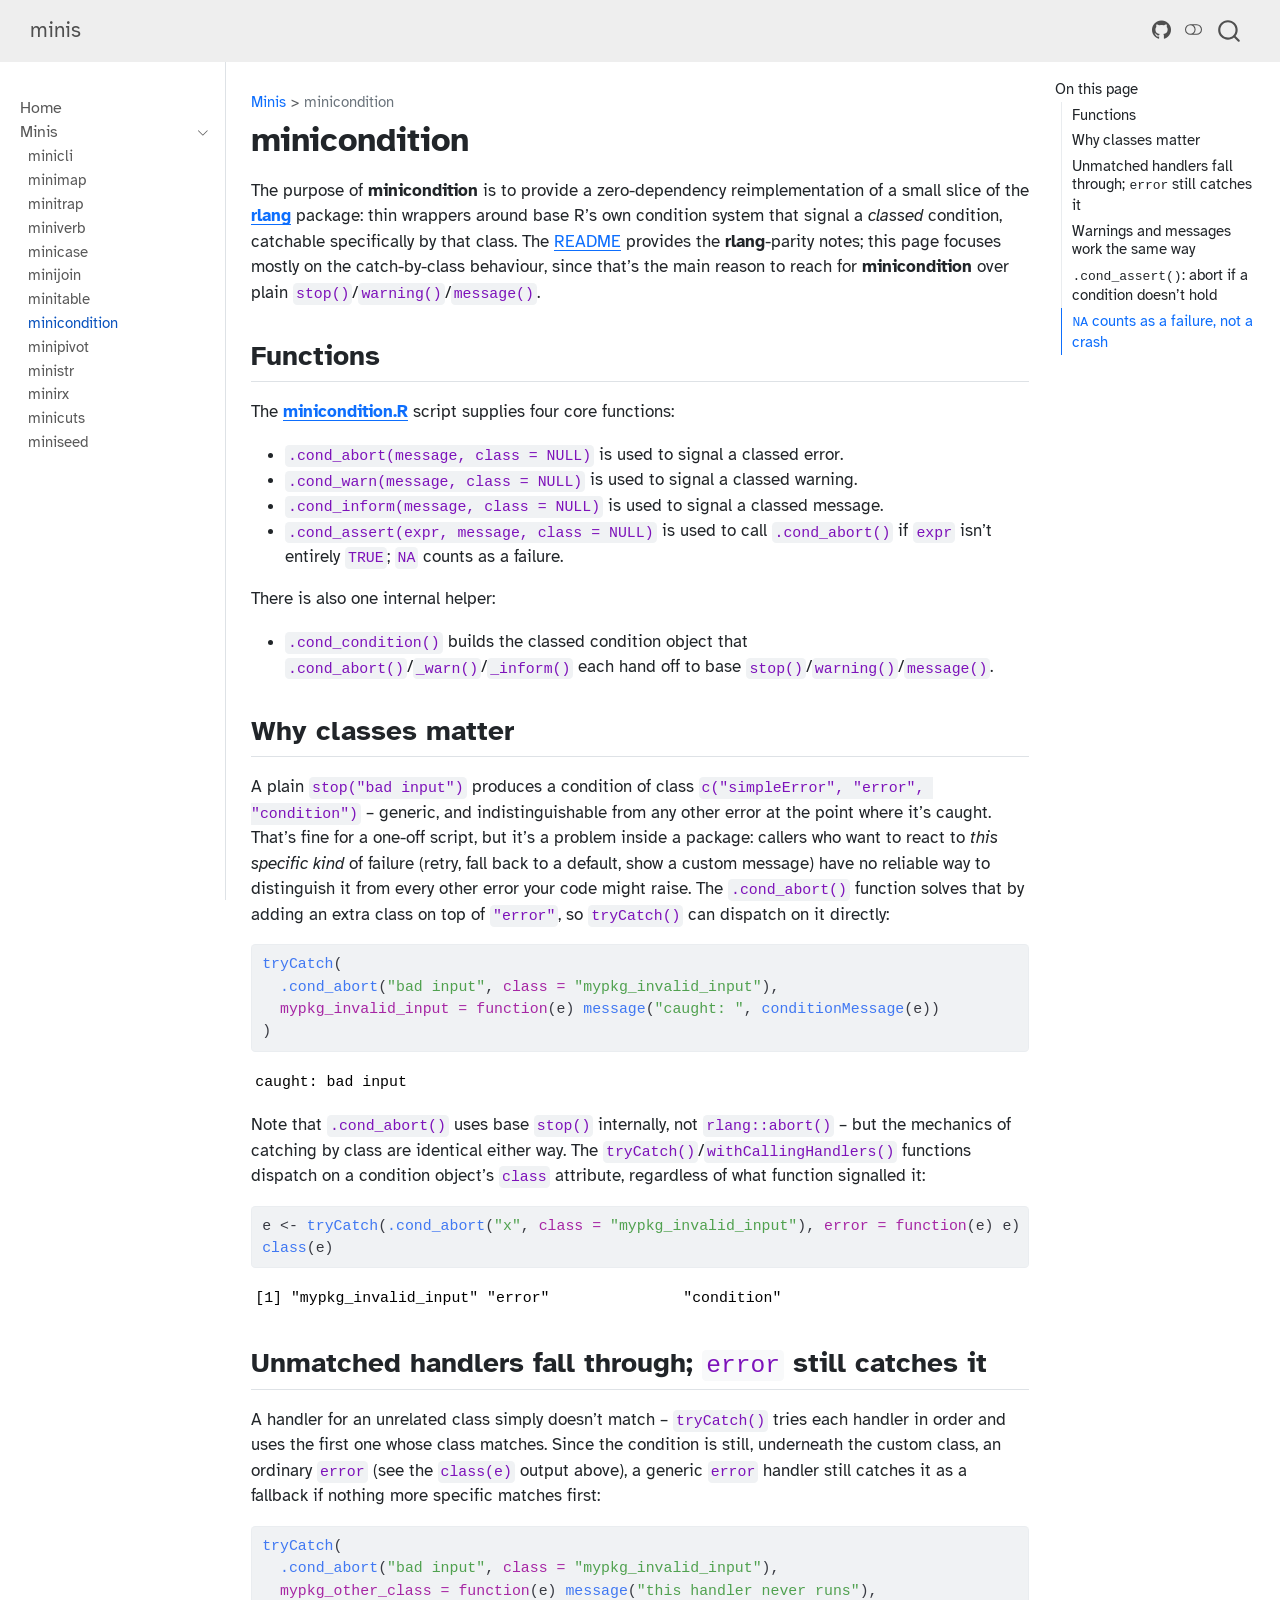
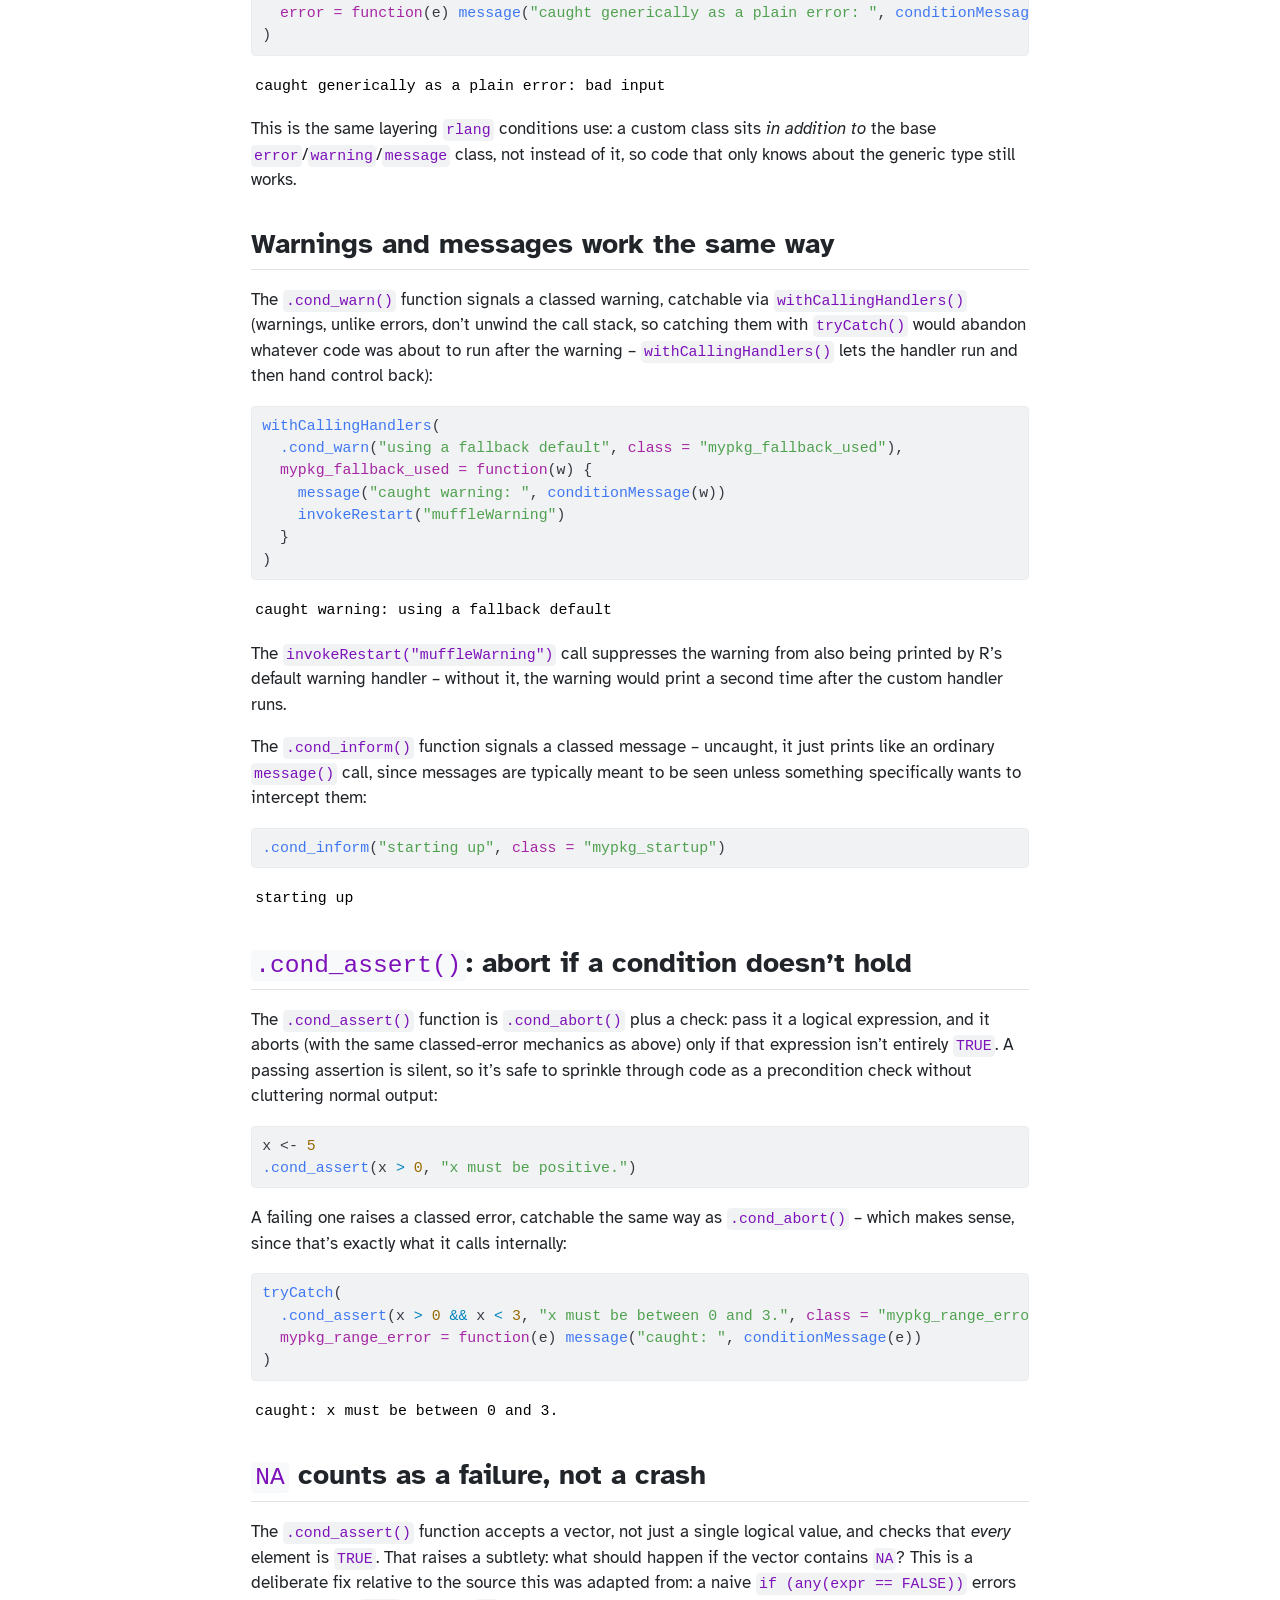
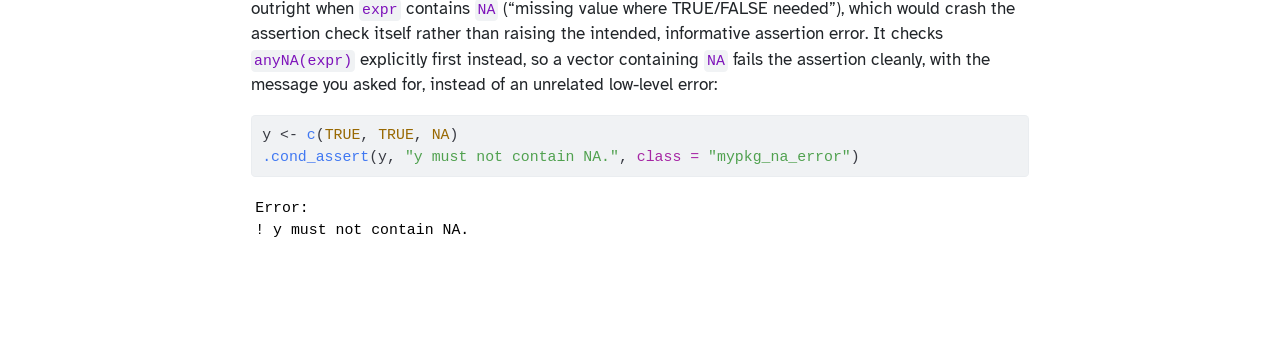
<file: minicondition/index.html>
<!DOCTYPE html>
<html xmlns="http://www.w3.org/1999/xhtml" lang="en" xml:lang="en"><head>

<meta charset="utf-8">
<meta name="generator" content="quarto-1.10.18">

<meta name="viewport" content="width=device-width, initial-scale=1.0, user-scalable=yes">


<title>minicondition – minis</title>
<style>
/* Default styles provided by pandoc.
** See https://pandoc.org/MANUAL.html#variables-for-html for config info.
*/
span.smallcaps{font-variant: small-caps;}
div.columns{display: flex; gap: 1.5em;}
div.column{flex: auto;}
@media screen {
div.columns{gap: min(4vw, 1.5em);}
div.column{overflow-x: auto;}
}
div.hanging-indent{margin-left: 1.5em; text-indent: -1.5em;}
ul.task-list{list-style: none;}
ul.task-list li input[type="checkbox"] {
  width: 0.8em;
  margin: 0 0.8em 0.2em -1em; /* quarto-specific, see https://github.com/quarto-dev/quarto-cli/issues/4556 */ 
  vertical-align: middle;
}
/* CSS for syntax highlighting */
html { -webkit-text-size-adjust: 100%; }
pre > code.sourceCode { white-space: pre; position: relative; }
pre > code.sourceCode > span { display: inline-block; line-height: 1.25; }
pre > code.sourceCode > span:empty { height: 1.2em; }
.sourceCode { overflow: visible; }
code.sourceCode > span { color: inherit; text-decoration: inherit; }
div.sourceCode { margin: 1em 0; }
pre.sourceCode { margin: 0; }
@media screen {
div.sourceCode { overflow: auto; }
}
@media print {
pre > code.sourceCode { white-space: pre-wrap; }
pre > code.sourceCode > span { text-indent: -5em; padding-left: 5em; }
}
pre.numberSource code
  { counter-reset: source-line 0; }
pre.numberSource code > span
  { position: relative; left: -4em; counter-increment: source-line; }
pre.numberSource code > span > a:first-child::before
  { content: counter(source-line);
    position: relative; left: -1em; text-align: right; vertical-align: baseline;
    border: none; display: inline-block;
    -webkit-touch-callout: none; -webkit-user-select: none;
    -khtml-user-select: none; -moz-user-select: none;
    -ms-user-select: none; user-select: none;
    padding: 0 4px; width: 4em;
  }
pre.numberSource { margin-left: 3em;  padding-left: 4px; }
div.sourceCode
  {   }
@media screen {
pre > code.sourceCode > span > a:first-child::before { text-decoration: underline; }
}
</style>


<script src="../site_libs/quarto-nav/quarto-nav.js"></script>
<script src="../site_libs/quarto-nav/headroom.min.js"></script>
<script src="../site_libs/clipboard/clipboard.min.js"></script>
<script src="../site_libs/quarto-search/autocomplete.umd.js"></script>
<script src="../site_libs/quarto-search/fuse.min.js"></script>
<script src="../site_libs/quarto-search/quarto-search.js"></script>
<meta name="quarto:offset" content="../">
<script src="../site_libs/quarto-html/quarto.js" type="module"></script>
<script src="../site_libs/quarto-html/tabsets/tabsets.js" type="module"></script>
<script src="../site_libs/quarto-html/popper.min.js"></script>
<script src="../site_libs/quarto-html/tippy.umd.min.js"></script>
<script src="../site_libs/quarto-html/anchor.min.js"></script>
<link href="../site_libs/quarto-html/tippy.css" rel="stylesheet">
<link href="../site_libs/quarto-html/quarto-syntax-highlighting-eec68b17241c1efd3eae2de50d816e3e.css" rel="stylesheet" class="quarto-color-scheme" id="quarto-text-highlighting-styles">
<link href="../site_libs/quarto-html/quarto-syntax-highlighting-dark-25dec783d6e1d11f8e0bba9e4fbb47f4.css" rel="stylesheet" class="quarto-color-scheme quarto-color-alternate" id="quarto-text-highlighting-styles">
<link href="../site_libs/quarto-html/quarto-syntax-highlighting-eec68b17241c1efd3eae2de50d816e3e.css" rel="stylesheet" class="quarto-color-scheme-extra" id="quarto-text-highlighting-styles">
<script src="../site_libs/bootstrap/bootstrap.min.js"></script>
<link href="../site_libs/bootstrap/bootstrap-icons.css" rel="stylesheet">
<link href="../site_libs/bootstrap/bootstrap-7e4e4291b2584127a858be176ebebf87.min.css" rel="stylesheet" append-hash="true" class="quarto-color-scheme" id="quarto-bootstrap" data-mode="light">
<link href="../site_libs/bootstrap/bootstrap-dark-2667db6709580a6cec7ce532cafc2aea.min.css" rel="stylesheet" append-hash="true" class="quarto-color-scheme quarto-color-alternate" id="quarto-bootstrap" data-mode="dark">
<link href="../site_libs/bootstrap/bootstrap-7e4e4291b2584127a858be176ebebf87.min.css" rel="stylesheet" append-hash="true" class="quarto-color-scheme-extra" id="quarto-bootstrap" data-mode="light">
<script id="quarto-search-options" type="application/json">{
  "location": "navbar",
  "copy-button": false,
  "collapse-after": 3,
  "panel-placement": "end",
  "type": "overlay",
  "limit": 50,
  "keyboard-shortcut": [
    "f",
    "/",
    "s"
  ],
  "show-item-context": false,
  "language": {
    "search-no-results-text": "No results",
    "search-matching-documents-text": "matching documents",
    "search-copy-link-title": "Copy link to search",
    "search-hide-matches-text": "Hide additional matches",
    "search-more-match-text": "more match in this document",
    "search-more-matches-text": "more matches in this document",
    "search-clear-button-title": "Clear",
    "search-text-placeholder": "",
    "search-detached-cancel-button-title": "Cancel",
    "search-submit-button-title": "Submit",
    "search-label": "Search"
  }
}</script>


</head>

<body class="nav-sidebar docked nav-fixed quarto-light"><script id="quarto-html-before-body" type="application/javascript">
    const toggleBodyColorMode = (bsSheetEl) => {
      const mode = bsSheetEl.getAttribute("data-mode");
      const bodyEl = window.document.querySelector("body");
      if (mode === "dark") {
        bodyEl.classList.add("quarto-dark");
        bodyEl.classList.remove("quarto-light");
      } else {
        bodyEl.classList.add("quarto-light");
        bodyEl.classList.remove("quarto-dark");
      }
    }
    const toggleBodyColorPrimary = () => {
      const bsSheetEl = window.document.querySelector("link#quarto-bootstrap:not([rel=disabled-stylesheet])");
      if (bsSheetEl) {
        toggleBodyColorMode(bsSheetEl);
      }
    }
    const setColorSchemeToggle = (alternate) => {
      const toggles = window.document.querySelectorAll('.quarto-color-scheme-toggle');
      for (let i=0; i < toggles.length; i++) {
        const toggle = toggles[i];
        if (toggle) {
          if (alternate) {
            toggle.classList.add("alternate");
          } else {
            toggle.classList.remove("alternate");
          }
        }
      }
    };
    const toggleColorMode = (alternate) => {
      // Switch the stylesheets
      const primaryStylesheets = window.document.querySelectorAll('link.quarto-color-scheme:not(.quarto-color-alternate)');
      const alternateStylesheets = window.document.querySelectorAll('link.quarto-color-scheme.quarto-color-alternate');
      manageTransitions('#quarto-margin-sidebar .nav-link', false);
      if (alternate) {
        // note: dark is layered on light, we don't disable primary!
        enableStylesheet(alternateStylesheets);
        for (const sheetNode of alternateStylesheets) {
          if (sheetNode.id === "quarto-bootstrap") {
            toggleBodyColorMode(sheetNode);
          }
        }
      } else {
        disableStylesheet(alternateStylesheets);
        enableStylesheet(primaryStylesheets)
        toggleBodyColorPrimary();
      }
      manageTransitions('#quarto-margin-sidebar .nav-link', true);
      // Switch the toggles
      setColorSchemeToggle(alternate)
      // Hack to workaround the fact that safari doesn't
      // properly recolor the scrollbar when toggling (#1455)
      if (navigator.userAgent.indexOf('Safari') > 0 && navigator.userAgent.indexOf('Chrome') == -1) {
        manageTransitions("body", false);
        window.scrollTo(0, 1);
        setTimeout(() => {
          window.scrollTo(0, 0);
          manageTransitions("body", true);
        }, 40);
      }
    }
    const disableStylesheet = (stylesheets) => {
      for (let i=0; i < stylesheets.length; i++) {
        const stylesheet = stylesheets[i];
        stylesheet.rel = 'disabled-stylesheet';
      }
    }
    const enableStylesheet = (stylesheets) => {
      for (let i=0; i < stylesheets.length; i++) {
        const stylesheet = stylesheets[i];
        if(stylesheet.rel !== 'stylesheet') { // for Chrome, which will still FOUC without this check
          stylesheet.rel = 'stylesheet';
        }
      }
    }
    const manageTransitions = (selector, allowTransitions) => {
      const els = window.document.querySelectorAll(selector);
      for (let i=0; i < els.length; i++) {
        const el = els[i];
        if (allowTransitions) {
          el.classList.remove('notransition');
        } else {
          el.classList.add('notransition');
        }
      }
    }
    const isFileUrl = () => {
      return window.location.protocol === 'file:';
    }
    const hasAlternateSentinel = () => {
      let styleSentinel = getColorSchemeSentinel();
      if (styleSentinel !== null) {
        return styleSentinel === "alternate";
      } else {
        return false;
      }
    }
    const setStyleSentinel = (alternate) => {
      const value = alternate ? "alternate" : "default";
      if (!isFileUrl()) {
        window.localStorage.setItem("quarto-color-scheme", value);
      } else {
        localAlternateSentinel = value;
      }
    }
    const getColorSchemeSentinel = () => {
      if (!isFileUrl()) {
        const storageValue = window.localStorage.getItem("quarto-color-scheme");
        return storageValue != null ? storageValue : localAlternateSentinel;
      } else {
        return localAlternateSentinel;
      }
    }
    const toggleGiscusIfUsed = (isAlternate, darkModeDefault) => {
      const baseTheme = document.querySelector('#giscus-base-theme')?.value ?? 'light';
      const alternateTheme = document.querySelector('#giscus-alt-theme')?.value ?? 'dark';
      let newTheme = '';
      if(authorPrefersDark) {
        newTheme = isAlternate ? baseTheme : alternateTheme;
      } else {
        newTheme = isAlternate ? alternateTheme : baseTheme;
      }
      const changeGiscusTheme = () => {
        // From: https://github.com/giscus/giscus/issues/336
        const sendMessage = (message) => {
          const iframe = document.querySelector('iframe.giscus-frame');
          if (!iframe) return;
          iframe.contentWindow.postMessage({ giscus: message }, 'https://giscus.app');
        }
        sendMessage({
          setConfig: {
            theme: newTheme
          }
        });
      }
      const isGiscussLoaded = window.document.querySelector('iframe.giscus-frame') !== null;
      if (isGiscussLoaded) {
        changeGiscusTheme();
      }
    };
    const authorPrefersDark = false;
    const queryPrefersDark = window.matchMedia('(prefers-color-scheme: dark)');
    const darkModeDefault = queryPrefersDark.matches;
      document.querySelector('link#quarto-text-highlighting-styles.quarto-color-scheme-extra').rel = 'disabled-stylesheet';
      document.querySelector('link#quarto-bootstrap.quarto-color-scheme-extra').rel = 'disabled-stylesheet';
    let localAlternateSentinel = darkModeDefault ? 'alternate' : 'default';
    // Dark / light mode switch
    window.quartoToggleColorScheme = () => {
      // Read the current dark / light value
      let toAlternate = !hasAlternateSentinel();
      toggleColorMode(toAlternate);
      setStyleSentinel(toAlternate);
      toggleGiscusIfUsed(toAlternate, darkModeDefault);
      window.dispatchEvent(new Event('resize'));
    };
    queryPrefersDark.addEventListener("change", e => {
      if(window.localStorage.getItem("quarto-color-scheme") !== null)
        return;
      const alternate = e.matches
      toggleColorMode(alternate);
      localAlternateSentinel = e.matches ? 'alternate' : 'default'; // this is used alongside local storage!
      toggleGiscusIfUsed(alternate, darkModeDefault);
    });
    // Switch to dark mode if need be
    if (hasAlternateSentinel()) {
      toggleColorMode(true);
    } else {
      toggleColorMode(false);
    }
  </script>

<div id="quarto-search-results"></div>
  <header id="quarto-header" class="headroom fixed-top">
    <nav class="navbar navbar-expand-lg " data-bs-theme="dark">
      <div class="navbar-container container-fluid">
      <div class="navbar-brand-container mx-auto">
    <a class="navbar-brand" href="../index.html">
    <span class="navbar-title">minis</span>
    </a>
  </div>
            <div id="quarto-search" class="" title="Search"></div>
          <button class="navbar-toggler" type="button" data-bs-toggle="collapse" data-bs-target="#navbarCollapse" aria-controls="navbarCollapse" role="menu" aria-expanded="false" aria-label="Toggle navigation" onclick="if (window.quartoToggleHeadroom) { window.quartoToggleHeadroom(); }">
  <span class="navbar-toggler-icon"></span>
</button>
          <div class="collapse navbar-collapse" id="navbarCollapse">
            <ul class="navbar-nav navbar-nav-scroll ms-auto">
  <li class="nav-item compact">
    <a class="nav-link" href="https://github.com/djnavarro/minis"> <i class="bi bi-github" role="img">
</i> 
<span class="menu-text"></span></a>
  </li>  
</ul>
          </div> <!-- /navcollapse -->
            <div class="quarto-navbar-tools">
  <a href="" class="quarto-color-scheme-toggle quarto-navigation-tool  px-1" onclick="window.quartoToggleColorScheme(); return false;" title="Toggle dark mode"><i class="bi"></i></a>
</div>
      </div> <!-- /container-fluid -->
    </nav>
  <nav class="quarto-secondary-nav">
    <div class="container-fluid d-flex">
      <button type="button" class="quarto-btn-toggle btn" data-bs-toggle="collapse" role="button" data-bs-target=".quarto-sidebar-collapse-item" aria-controls="quarto-sidebar" aria-expanded="false" aria-label="Toggle sidebar navigation" onclick="if (window.quartoToggleHeadroom) { window.quartoToggleHeadroom(); }">
        <i class="bi bi-layout-text-sidebar-reverse"></i>
      </button>
        <nav class="quarto-page-breadcrumbs" aria-label="breadcrumb"><ol class="breadcrumb"><li class="breadcrumb-item"><a href="../minicli/index.html">Minis</a></li><li class="breadcrumb-item"><a href="../minicondition/index.html">minicondition</a></li></ol></nav>
        <a class="flex-grow-1" role="navigation" data-bs-toggle="collapse" data-bs-target=".quarto-sidebar-collapse-item" aria-controls="quarto-sidebar" aria-expanded="false" aria-label="Toggle sidebar navigation" onclick="if (window.quartoToggleHeadroom) { window.quartoToggleHeadroom(); }">      
        </a>
    </div>
  </nav>
</header>
<!-- content -->
<div id="quarto-content" class="quarto-container page-columns page-rows-contents page-layout-article page-navbar">
<!-- sidebar -->
  <nav id="quarto-sidebar" class="sidebar collapse collapse-horizontal quarto-sidebar-collapse-item sidebar-navigation docked overflow-auto">
    <div class="sidebar-menu-container"> 
    <ul class="list-unstyled mt-1">
        <li class="sidebar-item">
  <div class="sidebar-item-container"> 
  <a href="../index.html" class="sidebar-item-text sidebar-link">
 <span class="menu-text">Home</span></a>
  </div>
</li>
        <li class="sidebar-item sidebar-item-section">
      <div class="sidebar-item-container"> 
            <a class="sidebar-item-text sidebar-link text-start" data-bs-toggle="collapse" data-bs-target="#quarto-sidebar-section-1" role="navigation" aria-expanded="true">
 <span class="menu-text">Minis</span></a>
          <a class="sidebar-item-toggle text-start" data-bs-toggle="collapse" data-bs-target="#quarto-sidebar-section-1" role="navigation" aria-expanded="true" aria-label="Toggle section">
            <i class="bi bi-chevron-right ms-2"></i>
          </a> 
      </div>
      <ul id="quarto-sidebar-section-1" class="collapse list-unstyled sidebar-section depth1 show">  
          <li class="sidebar-item">
  <div class="sidebar-item-container"> 
  <a href="../minicli/index.html" class="sidebar-item-text sidebar-link">
 <span class="menu-text">minicli</span></a>
  </div>
</li>
          <li class="sidebar-item">
  <div class="sidebar-item-container"> 
  <a href="../minimap/index.html" class="sidebar-item-text sidebar-link">
 <span class="menu-text">minimap</span></a>
  </div>
</li>
          <li class="sidebar-item">
  <div class="sidebar-item-container"> 
  <a href="../minitrap/index.html" class="sidebar-item-text sidebar-link">
 <span class="menu-text">minitrap</span></a>
  </div>
</li>
          <li class="sidebar-item">
  <div class="sidebar-item-container"> 
  <a href="../miniverb/index.html" class="sidebar-item-text sidebar-link">
 <span class="menu-text">miniverb</span></a>
  </div>
</li>
          <li class="sidebar-item">
  <div class="sidebar-item-container"> 
  <a href="../minicase/index.html" class="sidebar-item-text sidebar-link">
 <span class="menu-text">minicase</span></a>
  </div>
</li>
          <li class="sidebar-item">
  <div class="sidebar-item-container"> 
  <a href="../minijoin/index.html" class="sidebar-item-text sidebar-link">
 <span class="menu-text">minijoin</span></a>
  </div>
</li>
          <li class="sidebar-item">
  <div class="sidebar-item-container"> 
  <a href="../minitable/index.html" class="sidebar-item-text sidebar-link">
 <span class="menu-text">minitable</span></a>
  </div>
</li>
          <li class="sidebar-item">
  <div class="sidebar-item-container"> 
  <a href="../minicondition/index.html" class="sidebar-item-text sidebar-link active">
 <span class="menu-text">minicondition</span></a>
  </div>
</li>
          <li class="sidebar-item">
  <div class="sidebar-item-container"> 
  <a href="../minipivot/index.html" class="sidebar-item-text sidebar-link">
 <span class="menu-text">minipivot</span></a>
  </div>
</li>
          <li class="sidebar-item">
  <div class="sidebar-item-container"> 
  <a href="../ministr/index.html" class="sidebar-item-text sidebar-link">
 <span class="menu-text">ministr</span></a>
  </div>
</li>
          <li class="sidebar-item">
  <div class="sidebar-item-container"> 
  <a href="../minirx/index.html" class="sidebar-item-text sidebar-link">
 <span class="menu-text">minirx</span></a>
  </div>
</li>
          <li class="sidebar-item">
  <div class="sidebar-item-container"> 
  <a href="../minicuts/index.html" class="sidebar-item-text sidebar-link">
 <span class="menu-text">minicuts</span></a>
  </div>
</li>
          <li class="sidebar-item">
  <div class="sidebar-item-container"> 
  <a href="../miniseed/index.html" class="sidebar-item-text sidebar-link">
 <span class="menu-text">miniseed</span></a>
  </div>
</li>
      </ul>
  </li>
    </ul>
    </div>
</nav>
<div id="quarto-sidebar-glass" class="quarto-sidebar-collapse-item" data-bs-toggle="collapse" data-bs-target=".quarto-sidebar-collapse-item"></div>
<!-- margin-sidebar -->
    <div id="quarto-margin-sidebar" class="sidebar margin-sidebar">
        <nav id="TOC" role="doc-toc" class="toc-active">
    <h2 id="toc-title">On this page</h2>
   
  <ul>
  <li><a href="#functions" id="toc-functions" class="nav-link active" data-scroll-target="#functions">Functions</a></li>
  <li><a href="#why-classes-matter" id="toc-why-classes-matter" class="nav-link" data-scroll-target="#why-classes-matter">Why classes matter</a></li>
  <li><a href="#unmatched-handlers-fall-through-error-still-catches-it" id="toc-unmatched-handlers-fall-through-error-still-catches-it" class="nav-link" data-scroll-target="#unmatched-handlers-fall-through-error-still-catches-it">Unmatched handlers fall through; <code>error</code> still catches it</a></li>
  <li><a href="#warnings-and-messages-work-the-same-way" id="toc-warnings-and-messages-work-the-same-way" class="nav-link" data-scroll-target="#warnings-and-messages-work-the-same-way">Warnings and messages work the same way</a></li>
  <li><a href="#cond_assert-abort-if-a-condition-doesnt-hold" id="toc-cond_assert-abort-if-a-condition-doesnt-hold" class="nav-link" data-scroll-target="#cond_assert-abort-if-a-condition-doesnt-hold"><code>.cond_assert()</code>: abort if a condition doesn’t hold</a></li>
  <li><a href="#na-counts-as-a-failure-not-a-crash" id="toc-na-counts-as-a-failure-not-a-crash" class="nav-link" data-scroll-target="#na-counts-as-a-failure-not-a-crash"><code>NA</code> counts as a failure, not a crash</a></li>
  </ul>
</nav>
    </div>
<!-- main -->
<main class="content" id="quarto-document-content">


<header id="title-block-header" class="quarto-title-block default"><nav class="quarto-page-breadcrumbs quarto-title-breadcrumbs d-none d-lg-block" aria-label="breadcrumb"><ol class="breadcrumb"><li class="breadcrumb-item"><a href="../minicli/index.html">Minis</a></li><li class="breadcrumb-item"><a href="../minicondition/index.html">minicondition</a></li></ol></nav>
<div class="quarto-title">
<h1 class="title">minicondition</h1>
</div>



<div class="quarto-title-meta">

    
  
    
  </div>
  


</header>


<p>The purpose of <strong>minicondition</strong> is to provide a zero-dependency reimplementation of a small slice of the <a href="https://rlang.r-lib.org/"><strong>rlang</strong></a> package: thin wrappers around base R’s own condition system that signal a <em>classed</em> condition, catchable specifically by that class. The <a href="https://github.com/djnavarro/minis/tree/main/minicondition">README</a> provides the <strong>rlang</strong>-parity notes; this page focuses mostly on the catch-by-class behaviour, since that’s the main reason to reach for <strong>minicondition</strong> over plain <code>stop()</code>/<code>warning()</code>/<code>message()</code>.</p>
<section id="functions" class="level2">
<h2 class="anchored" data-anchor-id="functions">Functions</h2>
<p>The <a href="https://github.com/djnavarro/minis/blob/main/minicondition/minicondition.R"><strong>minicondition.R</strong></a> script supplies four core functions:</p>
<ul>
<li><code>.cond_abort(message, class = NULL)</code> is used to signal a classed error.</li>
<li><code>.cond_warn(message, class = NULL)</code> is used to signal a classed warning.</li>
<li><code>.cond_inform(message, class = NULL)</code> is used to signal a classed message.</li>
<li><code>.cond_assert(expr, message, class = NULL)</code> is used to call <code>.cond_abort()</code> if <code>expr</code> isn’t entirely <code>TRUE</code>; <code>NA</code> counts as a failure.</li>
</ul>
<p>There is also one internal helper:</p>
<ul>
<li><code>.cond_condition()</code> builds the classed condition object that <code>.cond_abort()</code>/<code>_warn()</code>/<code>_inform()</code> each hand off to base <code>stop()</code>/<code>warning()</code>/<code>message()</code>.</li>
</ul>
</section>
<section id="why-classes-matter" class="level2">
<h2 class="anchored" data-anchor-id="why-classes-matter">Why classes matter</h2>
<p>A plain <code>stop("bad input")</code> produces a condition of class <code>c("simpleError", "error", "condition")</code> – generic, and indistinguishable from any other error at the point where it’s caught. That’s fine for a one-off script, but it’s a problem inside a package: callers who want to react to <em>this specific kind</em> of failure (retry, fall back to a default, show a custom message) have no reliable way to distinguish it from every other error your code might raise. The <code>.cond_abort()</code> function solves that by adding an extra class on top of <code>"error"</code>, so <code>tryCatch()</code> can dispatch on it directly:</p>
<div class="cell">
<div class="code-copy-outer-scaffold"><div class="sourceCode cell-code" id="cb1"><pre class="sourceCode r code-with-copy"><code class="sourceCode r"><span id="cb1-1"><a href="#cb1-1" aria-hidden="true" tabindex="-1"></a><span class="fu">tryCatch</span>(</span>
<span id="cb1-2"><a href="#cb1-2" aria-hidden="true" tabindex="-1"></a>  <span class="fu">.cond_abort</span>(<span class="st">"bad input"</span>, <span class="at">class =</span> <span class="st">"mypkg_invalid_input"</span>),</span>
<span id="cb1-3"><a href="#cb1-3" aria-hidden="true" tabindex="-1"></a>  <span class="at">mypkg_invalid_input =</span> <span class="cf">function</span>(e) <span class="fu">message</span>(<span class="st">"caught: "</span>, <span class="fu">conditionMessage</span>(e))</span>
<span id="cb1-4"><a href="#cb1-4" aria-hidden="true" tabindex="-1"></a>)</span></code></pre></div><button title="Copy to Clipboard" class="code-copy-button"><i class="bi"></i></button></div>
<div class="cell-output cell-output-stderr">
<pre><code>caught: bad input</code></pre>
</div>
</div>
<p>Note that <code>.cond_abort()</code> uses base <code>stop()</code> internally, not <code>rlang::abort()</code> – but the mechanics of catching by class are identical either way. The <code>tryCatch()</code>/<code>withCallingHandlers()</code> functions dispatch on a condition object’s <code>class</code> attribute, regardless of what function signalled it:</p>
<div class="cell">
<div class="code-copy-outer-scaffold"><div class="sourceCode cell-code" id="cb3"><pre class="sourceCode r code-with-copy"><code class="sourceCode r"><span id="cb3-1"><a href="#cb3-1" aria-hidden="true" tabindex="-1"></a>e <span class="ot">&lt;-</span> <span class="fu">tryCatch</span>(<span class="fu">.cond_abort</span>(<span class="st">"x"</span>, <span class="at">class =</span> <span class="st">"mypkg_invalid_input"</span>), <span class="at">error =</span> <span class="cf">function</span>(e) e)</span>
<span id="cb3-2"><a href="#cb3-2" aria-hidden="true" tabindex="-1"></a><span class="fu">class</span>(e)</span></code></pre></div><button title="Copy to Clipboard" class="code-copy-button"><i class="bi"></i></button></div>
<div class="cell-output cell-output-stdout">
<pre><code>[1] "mypkg_invalid_input" "error"               "condition"          </code></pre>
</div>
</div>
</section>
<section id="unmatched-handlers-fall-through-error-still-catches-it" class="level2">
<h2 class="anchored" data-anchor-id="unmatched-handlers-fall-through-error-still-catches-it">Unmatched handlers fall through; <code>error</code> still catches it</h2>
<p>A handler for an unrelated class simply doesn’t match – <code>tryCatch()</code> tries each handler in order and uses the first one whose class matches. Since the condition is still, underneath the custom class, an ordinary <code>error</code> (see the <code>class(e)</code> output above), a generic <code>error</code> handler still catches it as a fallback if nothing more specific matches first:</p>
<div class="cell">
<div class="code-copy-outer-scaffold"><div class="sourceCode cell-code" id="cb5"><pre class="sourceCode r code-with-copy"><code class="sourceCode r"><span id="cb5-1"><a href="#cb5-1" aria-hidden="true" tabindex="-1"></a><span class="fu">tryCatch</span>(</span>
<span id="cb5-2"><a href="#cb5-2" aria-hidden="true" tabindex="-1"></a>  <span class="fu">.cond_abort</span>(<span class="st">"bad input"</span>, <span class="at">class =</span> <span class="st">"mypkg_invalid_input"</span>),</span>
<span id="cb5-3"><a href="#cb5-3" aria-hidden="true" tabindex="-1"></a>  <span class="at">mypkg_other_class =</span> <span class="cf">function</span>(e) <span class="fu">message</span>(<span class="st">"this handler never runs"</span>),</span>
<span id="cb5-4"><a href="#cb5-4" aria-hidden="true" tabindex="-1"></a>  <span class="at">error =</span> <span class="cf">function</span>(e) <span class="fu">message</span>(<span class="st">"caught generically as a plain error: "</span>, <span class="fu">conditionMessage</span>(e))</span>
<span id="cb5-5"><a href="#cb5-5" aria-hidden="true" tabindex="-1"></a>)</span></code></pre></div><button title="Copy to Clipboard" class="code-copy-button"><i class="bi"></i></button></div>
<div class="cell-output cell-output-stderr">
<pre><code>caught generically as a plain error: bad input</code></pre>
</div>
</div>
<p>This is the same layering <code>rlang</code> conditions use: a custom class sits <em>in addition to</em> the base <code>error</code>/<code>warning</code>/<code>message</code> class, not instead of it, so code that only knows about the generic type still works.</p>
</section>
<section id="warnings-and-messages-work-the-same-way" class="level2">
<h2 class="anchored" data-anchor-id="warnings-and-messages-work-the-same-way">Warnings and messages work the same way</h2>
<p>The <code>.cond_warn()</code> function signals a classed warning, catchable via <code>withCallingHandlers()</code> (warnings, unlike errors, don’t unwind the call stack, so catching them with <code>tryCatch()</code> would abandon whatever code was about to run after the warning – <code>withCallingHandlers()</code> lets the handler run and then hand control back):</p>
<div class="cell">
<div class="code-copy-outer-scaffold"><div class="sourceCode cell-code" id="cb7"><pre class="sourceCode r code-with-copy"><code class="sourceCode r"><span id="cb7-1"><a href="#cb7-1" aria-hidden="true" tabindex="-1"></a><span class="fu">withCallingHandlers</span>(</span>
<span id="cb7-2"><a href="#cb7-2" aria-hidden="true" tabindex="-1"></a>  <span class="fu">.cond_warn</span>(<span class="st">"using a fallback default"</span>, <span class="at">class =</span> <span class="st">"mypkg_fallback_used"</span>),</span>
<span id="cb7-3"><a href="#cb7-3" aria-hidden="true" tabindex="-1"></a>  <span class="at">mypkg_fallback_used =</span> <span class="cf">function</span>(w) {</span>
<span id="cb7-4"><a href="#cb7-4" aria-hidden="true" tabindex="-1"></a>    <span class="fu">message</span>(<span class="st">"caught warning: "</span>, <span class="fu">conditionMessage</span>(w))</span>
<span id="cb7-5"><a href="#cb7-5" aria-hidden="true" tabindex="-1"></a>    <span class="fu">invokeRestart</span>(<span class="st">"muffleWarning"</span>)</span>
<span id="cb7-6"><a href="#cb7-6" aria-hidden="true" tabindex="-1"></a>  }</span>
<span id="cb7-7"><a href="#cb7-7" aria-hidden="true" tabindex="-1"></a>)</span></code></pre></div><button title="Copy to Clipboard" class="code-copy-button"><i class="bi"></i></button></div>
<div class="cell-output cell-output-stderr">
<pre><code>caught warning: using a fallback default</code></pre>
</div>
</div>
<p>The <code>invokeRestart("muffleWarning")</code> call suppresses the warning from also being printed by R’s default warning handler – without it, the warning would print a second time after the custom handler runs.</p>
<p>The <code>.cond_inform()</code> function signals a classed message – uncaught, it just prints like an ordinary <code>message()</code> call, since messages are typically meant to be seen unless something specifically wants to intercept them:</p>
<div class="cell">
<div class="code-copy-outer-scaffold"><div class="sourceCode cell-code" id="cb9"><pre class="sourceCode r code-with-copy"><code class="sourceCode r"><span id="cb9-1"><a href="#cb9-1" aria-hidden="true" tabindex="-1"></a><span class="fu">.cond_inform</span>(<span class="st">"starting up"</span>, <span class="at">class =</span> <span class="st">"mypkg_startup"</span>)</span></code></pre></div><button title="Copy to Clipboard" class="code-copy-button"><i class="bi"></i></button></div>
<div class="cell-output cell-output-stderr">
<pre><code>starting up</code></pre>
</div>
</div>
</section>
<section id="cond_assert-abort-if-a-condition-doesnt-hold" class="level2">
<h2 class="anchored" data-anchor-id="cond_assert-abort-if-a-condition-doesnt-hold"><code>.cond_assert()</code>: abort if a condition doesn’t hold</h2>
<p>The <code>.cond_assert()</code> function is <code>.cond_abort()</code> plus a check: pass it a logical expression, and it aborts (with the same classed-error mechanics as above) only if that expression isn’t entirely <code>TRUE</code>. A passing assertion is silent, so it’s safe to sprinkle through code as a precondition check without cluttering normal output:</p>
<div class="cell">
<div class="code-copy-outer-scaffold"><div class="sourceCode cell-code" id="cb11"><pre class="sourceCode r code-with-copy"><code class="sourceCode r"><span id="cb11-1"><a href="#cb11-1" aria-hidden="true" tabindex="-1"></a>x <span class="ot">&lt;-</span> <span class="dv">5</span></span>
<span id="cb11-2"><a href="#cb11-2" aria-hidden="true" tabindex="-1"></a><span class="fu">.cond_assert</span>(x <span class="sc">&gt;</span> <span class="dv">0</span>, <span class="st">"x must be positive."</span>)</span></code></pre></div><button title="Copy to Clipboard" class="code-copy-button"><i class="bi"></i></button></div>
</div>
<p>A failing one raises a classed error, catchable the same way as <code>.cond_abort()</code> – which makes sense, since that’s exactly what it calls internally:</p>
<div class="cell">
<div class="code-copy-outer-scaffold"><div class="sourceCode cell-code" id="cb12"><pre class="sourceCode r code-with-copy"><code class="sourceCode r"><span id="cb12-1"><a href="#cb12-1" aria-hidden="true" tabindex="-1"></a><span class="fu">tryCatch</span>(</span>
<span id="cb12-2"><a href="#cb12-2" aria-hidden="true" tabindex="-1"></a>  <span class="fu">.cond_assert</span>(x <span class="sc">&gt;</span> <span class="dv">0</span> <span class="sc">&amp;&amp;</span> x <span class="sc">&lt;</span> <span class="dv">3</span>, <span class="st">"x must be between 0 and 3."</span>, <span class="at">class =</span> <span class="st">"mypkg_range_error"</span>),</span>
<span id="cb12-3"><a href="#cb12-3" aria-hidden="true" tabindex="-1"></a>  <span class="at">mypkg_range_error =</span> <span class="cf">function</span>(e) <span class="fu">message</span>(<span class="st">"caught: "</span>, <span class="fu">conditionMessage</span>(e))</span>
<span id="cb12-4"><a href="#cb12-4" aria-hidden="true" tabindex="-1"></a>)</span></code></pre></div><button title="Copy to Clipboard" class="code-copy-button"><i class="bi"></i></button></div>
<div class="cell-output cell-output-stderr">
<pre><code>caught: x must be between 0 and 3.</code></pre>
</div>
</div>
</section>
<section id="na-counts-as-a-failure-not-a-crash" class="level2">
<h2 class="anchored" data-anchor-id="na-counts-as-a-failure-not-a-crash"><code>NA</code> counts as a failure, not a crash</h2>
<p>The <code>.cond_assert()</code> function accepts a vector, not just a single logical value, and checks that <em>every</em> element is <code>TRUE</code>. That raises a subtlety: what should happen if the vector contains <code>NA</code>? This is a deliberate fix relative to the source this was adapted from: a naive <code>if (any(expr == FALSE))</code> errors outright when <code>expr</code> contains <code>NA</code> (“missing value where TRUE/FALSE needed”), which would crash the assertion check itself rather than raising the intended, informative assertion error. It checks <code>anyNA(expr)</code> explicitly first instead, so a vector containing <code>NA</code> fails the assertion cleanly, with the message you asked for, instead of an unrelated low-level error:</p>
<div class="cell">
<div class="code-copy-outer-scaffold"><div class="sourceCode cell-code" id="cb14"><pre class="sourceCode r code-with-copy"><code class="sourceCode r"><span id="cb14-1"><a href="#cb14-1" aria-hidden="true" tabindex="-1"></a>y <span class="ot">&lt;-</span> <span class="fu">c</span>(<span class="cn">TRUE</span>, <span class="cn">TRUE</span>, <span class="cn">NA</span>)</span>
<span id="cb14-2"><a href="#cb14-2" aria-hidden="true" tabindex="-1"></a><span class="fu">.cond_assert</span>(y, <span class="st">"y must not contain NA."</span>, <span class="at">class =</span> <span class="st">"mypkg_na_error"</span>)</span></code></pre></div><button title="Copy to Clipboard" class="code-copy-button"><i class="bi"></i></button></div>
<div class="cell-output cell-output-error">
<pre><code>Error:
! y must not contain NA.</code></pre>
</div>
</div>


</section>

</main> <!-- /main -->
<script id="quarto-html-after-body" type="application/javascript">
  window.document.addEventListener("DOMContentLoaded", function (event) {
    // Ensure there is a toggle, if there isn't float one in the top right
    if (window.document.querySelector('.quarto-color-scheme-toggle') === null) {
      const a = window.document.createElement('a');
      a.classList.add('top-right');
      a.classList.add('quarto-color-scheme-toggle');
      a.href = "";
      a.onclick = function() { try { window.quartoToggleColorScheme(); } catch {} return false; };
      const i = window.document.createElement("i");
      i.classList.add('bi');
      a.appendChild(i);
      window.document.body.appendChild(a);
    }
    setColorSchemeToggle(hasAlternateSentinel())
    const icon = "";
    const anchorJS = new window.AnchorJS();
    anchorJS.options = {
      placement: 'right',
      icon: icon
    };
    anchorJS.add('.anchored');
    const isCodeAnnotation = (el) => {
      for (const clz of el.classList) {
        if (clz.startsWith('code-annotation-')) {                     
          return true;
        }
      }
      return false;
    }
    const onCopySuccess = function(e) {
      // button target
      const button = e.trigger;
      // don't keep focus
      button.blur();
      // flash "checked"
      button.classList.add('code-copy-button-checked');
      var currentTitle = button.getAttribute("title");
      button.setAttribute("title", "Copied!");
      let tooltip;
      if (window.bootstrap) {
        button.setAttribute("data-bs-toggle", "tooltip");
        button.setAttribute("data-bs-placement", "left");
        button.setAttribute("data-bs-title", "Copied!");
        tooltip = new bootstrap.Tooltip(button, 
          { trigger: "manual", 
            customClass: "code-copy-button-tooltip",
            offset: [0, -8]});
        tooltip.show();    
      }
      setTimeout(function() {
        if (tooltip) {
          tooltip.hide();
          button.removeAttribute("data-bs-title");
          button.removeAttribute("data-bs-toggle");
          button.removeAttribute("data-bs-placement");
        }
        button.setAttribute("title", currentTitle);
        button.classList.remove('code-copy-button-checked');
      }, 1000);
      // clear code selection
      e.clearSelection();
    }
    const getTextToCopy = function(trigger) {
      const outerScaffold = trigger.parentElement.cloneNode(true);
      const codeEl = outerScaffold.querySelector('code');
      for (const childEl of codeEl.children) {
        if (isCodeAnnotation(childEl)) {
          childEl.remove();
        }
      }
      return codeEl.innerText;
    }
    const clipboard = new window.ClipboardJS('.code-copy-button:not([data-in-quarto-modal])', {
      text: getTextToCopy
    });
    clipboard.on('success', onCopySuccess);
    if (window.document.getElementById('quarto-embedded-source-code-modal')) {
      const clipboardModal = new window.ClipboardJS('.code-copy-button[data-in-quarto-modal]', {
        text: getTextToCopy,
        container: window.document.getElementById('quarto-embedded-source-code-modal')
      });
      clipboardModal.on('success', onCopySuccess);
    }
      var localhostRegex = new RegExp(/^(?:http|https):\/\/localhost\:?[0-9]*\//);
      var mailtoRegex = new RegExp(/^mailto:/);
        var filterRegex = new RegExp('/' + window.location.host + '/');
      var isInternal = (href) => {
          return filterRegex.test(href) || localhostRegex.test(href) || mailtoRegex.test(href);
      }
      // Inspect non-navigation links and adorn them if external
     var links = window.document.querySelectorAll('a[href]:not(.nav-link):not(.navbar-brand):not(.toc-action):not(.sidebar-link):not(.sidebar-item-toggle):not(.pagination-link):not(.no-external):not([aria-hidden]):not(.dropdown-item):not(.quarto-navigation-tool):not(.about-link)');
      for (var i=0; i<links.length; i++) {
        const link = links[i];
        if (!isInternal(link.href)) {
          // undo the damage that might have been done by quarto-nav.js in the case of
          // links that we want to consider external
          if (link.dataset.originalHref !== undefined) {
            link.href = link.dataset.originalHref;
          }
        }
      }
    function tippyHover(el, contentFn, onTriggerFn, onUntriggerFn) {
      const config = {
        allowHTML: true,
        maxWidth: 500,
        delay: 100,
        arrow: false,
        appendTo: function(el) {
            return el.parentElement;
        },
        interactive: true,
        interactiveBorder: 10,
        theme: 'quarto',
        placement: 'bottom-start',
      };
      if (contentFn) {
        config.content = contentFn;
      }
      if (onTriggerFn) {
        config.onTrigger = onTriggerFn;
      }
      if (onUntriggerFn) {
        config.onUntrigger = onUntriggerFn;
      }
      window.tippy(el, config); 
    }
    const noterefs = window.document.querySelectorAll('a[role="doc-noteref"]');
    for (var i=0; i<noterefs.length; i++) {
      const ref = noterefs[i];
      tippyHover(ref, function() {
        // use id or data attribute instead here
        let href = ref.getAttribute('data-footnote-href') || ref.getAttribute('href');
        try { href = new URL(href).hash; } catch {}
        const id = href.replace(/^#\/?/, "");
        const note = window.document.getElementById(id);
        if (note) {
          return note.innerHTML;
        } else {
          return "";
        }
      });
    }
    const xrefs = window.document.querySelectorAll('a.quarto-xref');
    const processXRef = (id, note) => {
      // Strip column container classes
      const stripColumnClz = (el) => {
        el.classList.remove("page-full", "page-columns");
        if (el.children) {
          for (const child of el.children) {
            stripColumnClz(child);
          }
        }
      }
      stripColumnClz(note)
      if (id === null || id.startsWith('sec-')) {
        // Special case sections, only their first couple elements
        const container = document.createElement("div");
        if (note.children && note.children.length > 2) {
          container.appendChild(note.children[0].cloneNode(true));
          for (let i = 1; i < note.children.length; i++) {
            const child = note.children[i];
            if (child.tagName === "P" && child.innerText === "") {
              continue;
            } else {
              container.appendChild(child.cloneNode(true));
              break;
            }
          }
          if (window.Quarto?.typesetMath) {
            window.Quarto.typesetMath(container);
          }
          return container.innerHTML
        } else {
          if (window.Quarto?.typesetMath) {
            window.Quarto.typesetMath(note);
          }
          return note.innerHTML;
        }
      } else {
        // Remove any anchor links if they are present
        const anchorLink = note.querySelector('a.anchorjs-link');
        if (anchorLink) {
          anchorLink.remove();
        }
        if (window.Quarto?.typesetMath) {
          window.Quarto.typesetMath(note);
        }
        if (note.classList.contains("callout")) {
          return note.outerHTML;
        } else {
          return note.innerHTML;
        }
      }
    }
    for (var i=0; i<xrefs.length; i++) {
      const xref = xrefs[i];
      tippyHover(xref, undefined, function(instance) {
        instance.disable();
        let url = xref.getAttribute('href');
        let hash = undefined; 
        if (url.startsWith('#')) {
          hash = url;
        } else {
          try { hash = new URL(url).hash; } catch {}
        }
        if (hash) {
          const id = hash.replace(/^#\/?/, "");
          const note = window.document.getElementById(id);
          if (note !== null) {
            try {
              const html = processXRef(id, note.cloneNode(true));
              instance.setContent(html);
            } finally {
              instance.enable();
              instance.show();
            }
          } else {
            // See if we can fetch this
            fetch(url.split('#')[0])
            .then(res => res.text())
            .then(html => {
              const parser = new DOMParser();
              const htmlDoc = parser.parseFromString(html, "text/html");
              const note = htmlDoc.getElementById(id);
              if (note !== null) {
                const html = processXRef(id, note);
                instance.setContent(html);
              } 
            }).finally(() => {
              instance.enable();
              instance.show();
            });
          }
        } else {
          // See if we can fetch a full url (with no hash to target)
          // This is a special case and we should probably do some content thinning / targeting
          fetch(url)
          .then(res => res.text())
          .then(html => {
            const parser = new DOMParser();
            const htmlDoc = parser.parseFromString(html, "text/html");
            const note = htmlDoc.querySelector('main.content');
            if (note !== null) {
              // This should only happen for chapter cross references
              // (since there is no id in the URL)
              // remove the first header
              if (note.children.length > 0 && note.children[0].tagName === "HEADER") {
                note.children[0].remove();
              }
              const html = processXRef(null, note);
              instance.setContent(html);
            } 
          }).finally(() => {
            instance.enable();
            instance.show();
          });
        }
      }, function(instance) {
      });
    }
        let selectedAnnoteEl;
        const selectorForAnnotation = ( cell, annotation) => {
          let cellAttr = 'data-code-cell="' + cell + '"';
          let lineAttr = 'data-code-annotation="' +  annotation + '"';
          const selector = 'span[' + cellAttr + '][' + lineAttr + ']';
          return selector;
        }
        const selectCodeLines = (annoteEl) => {
          const doc = window.document;
          const targetCell = annoteEl.getAttribute("data-target-cell");
          const targetAnnotation = annoteEl.getAttribute("data-target-annotation");
          const annoteSpan = window.document.querySelector(selectorForAnnotation(targetCell, targetAnnotation));
          const lines = annoteSpan.getAttribute("data-code-lines").split(",");
          const lineIds = lines.map((line) => {
            return targetCell + "-" + line;
          })
          let top = null;
          let height = null;
          let parent = null;
          if (lineIds.length > 0) {
              //compute the position of the single el (top and bottom and make a div)
              const el = window.document.getElementById(lineIds[0]);
              top = el.offsetTop;
              height = el.offsetHeight;
              parent = el.parentElement.parentElement;
            if (lineIds.length > 1) {
              const lastEl = window.document.getElementById(lineIds[lineIds.length - 1]);
              const bottom = lastEl.offsetTop + lastEl.offsetHeight;
              height = bottom - top;
            }
            if (top !== null && height !== null && parent !== null) {
              // cook up a div (if necessary) and position it 
              let div = window.document.getElementById("code-annotation-line-highlight");
              if (div === null) {
                div = window.document.createElement("div");
                div.setAttribute("id", "code-annotation-line-highlight");
                div.style.position = 'absolute';
                parent.appendChild(div);
              }
              div.style.top = top - 2 + "px";
              div.style.height = height + 4 + "px";
              div.style.left = 0;
              let gutterDiv = window.document.getElementById("code-annotation-line-highlight-gutter");
              if (gutterDiv === null) {
                gutterDiv = window.document.createElement("div");
                gutterDiv.setAttribute("id", "code-annotation-line-highlight-gutter");
                gutterDiv.style.position = 'absolute';
                const codeCell = window.document.getElementById(targetCell);
                const gutter = codeCell.querySelector('.code-annotation-gutter');
                gutter.appendChild(gutterDiv);
              }
              gutterDiv.style.top = top - 2 + "px";
              gutterDiv.style.height = height + 4 + "px";
            }
            selectedAnnoteEl = annoteEl;
          }
        };
        const unselectCodeLines = () => {
          const elementsIds = ["code-annotation-line-highlight", "code-annotation-line-highlight-gutter"];
          elementsIds.forEach((elId) => {
            const div = window.document.getElementById(elId);
            if (div) {
              div.remove();
            }
          });
          selectedAnnoteEl = undefined;
        };
          // Handle positioning of the toggle
      window.addEventListener(
        "resize",
        throttle(() => {
          elRect = undefined;
          if (selectedAnnoteEl) {
            selectCodeLines(selectedAnnoteEl);
          }
        }, 10)
      );
      function throttle(fn, ms) {
      let throttle = false;
      let timer;
        return (...args) => {
          if(!throttle) { // first call gets through
              fn.apply(this, args);
              throttle = true;
          } else { // all the others get throttled
              if(timer) clearTimeout(timer); // cancel #2
              timer = setTimeout(() => {
                fn.apply(this, args);
                timer = throttle = false;
              }, ms);
          }
        };
      }
        // Attach click handler to the DT
        const annoteDls = window.document.querySelectorAll('dt[data-target-cell]');
        for (const annoteDlNode of annoteDls) {
          annoteDlNode.addEventListener('click', (event) => {
            const clickedEl = event.target;
            if (clickedEl !== selectedAnnoteEl) {
              unselectCodeLines();
              const activeEl = window.document.querySelector('dt[data-target-cell].code-annotation-active');
              if (activeEl) {
                activeEl.classList.remove('code-annotation-active');
              }
              selectCodeLines(clickedEl);
              clickedEl.classList.add('code-annotation-active');
            } else {
              // Unselect the line
              unselectCodeLines();
              clickedEl.classList.remove('code-annotation-active');
            }
          });
        }
    const findCites = (el) => {
      const parentEl = el.parentElement;
      if (parentEl) {
        const cites = parentEl.dataset.cites;
        if (cites) {
          return {
            el,
            cites: cites.split(' ')
          };
        } else {
          return findCites(el.parentElement)
        }
      } else {
        return undefined;
      }
    };
    var bibliorefs = window.document.querySelectorAll('a[role="doc-biblioref"]');
    for (var i=0; i<bibliorefs.length; i++) {
      const ref = bibliorefs[i];
      const citeInfo = findCites(ref);
      if (citeInfo) {
        tippyHover(citeInfo.el, function() {
          var popup = window.document.createElement('div');
          citeInfo.cites.forEach(function(cite) {
            var citeDiv = window.document.createElement('div');
            citeDiv.classList.add('hanging-indent');
            citeDiv.classList.add('csl-entry');
            var biblioDiv = window.document.getElementById('ref-' + cite);
            if (biblioDiv) {
              citeDiv.innerHTML = biblioDiv.innerHTML;
            }
            popup.appendChild(citeDiv);
          });
          return popup.innerHTML;
        });
      }
    }
  });
  </script>
</div> <!-- /content -->




</body></html>
</file>
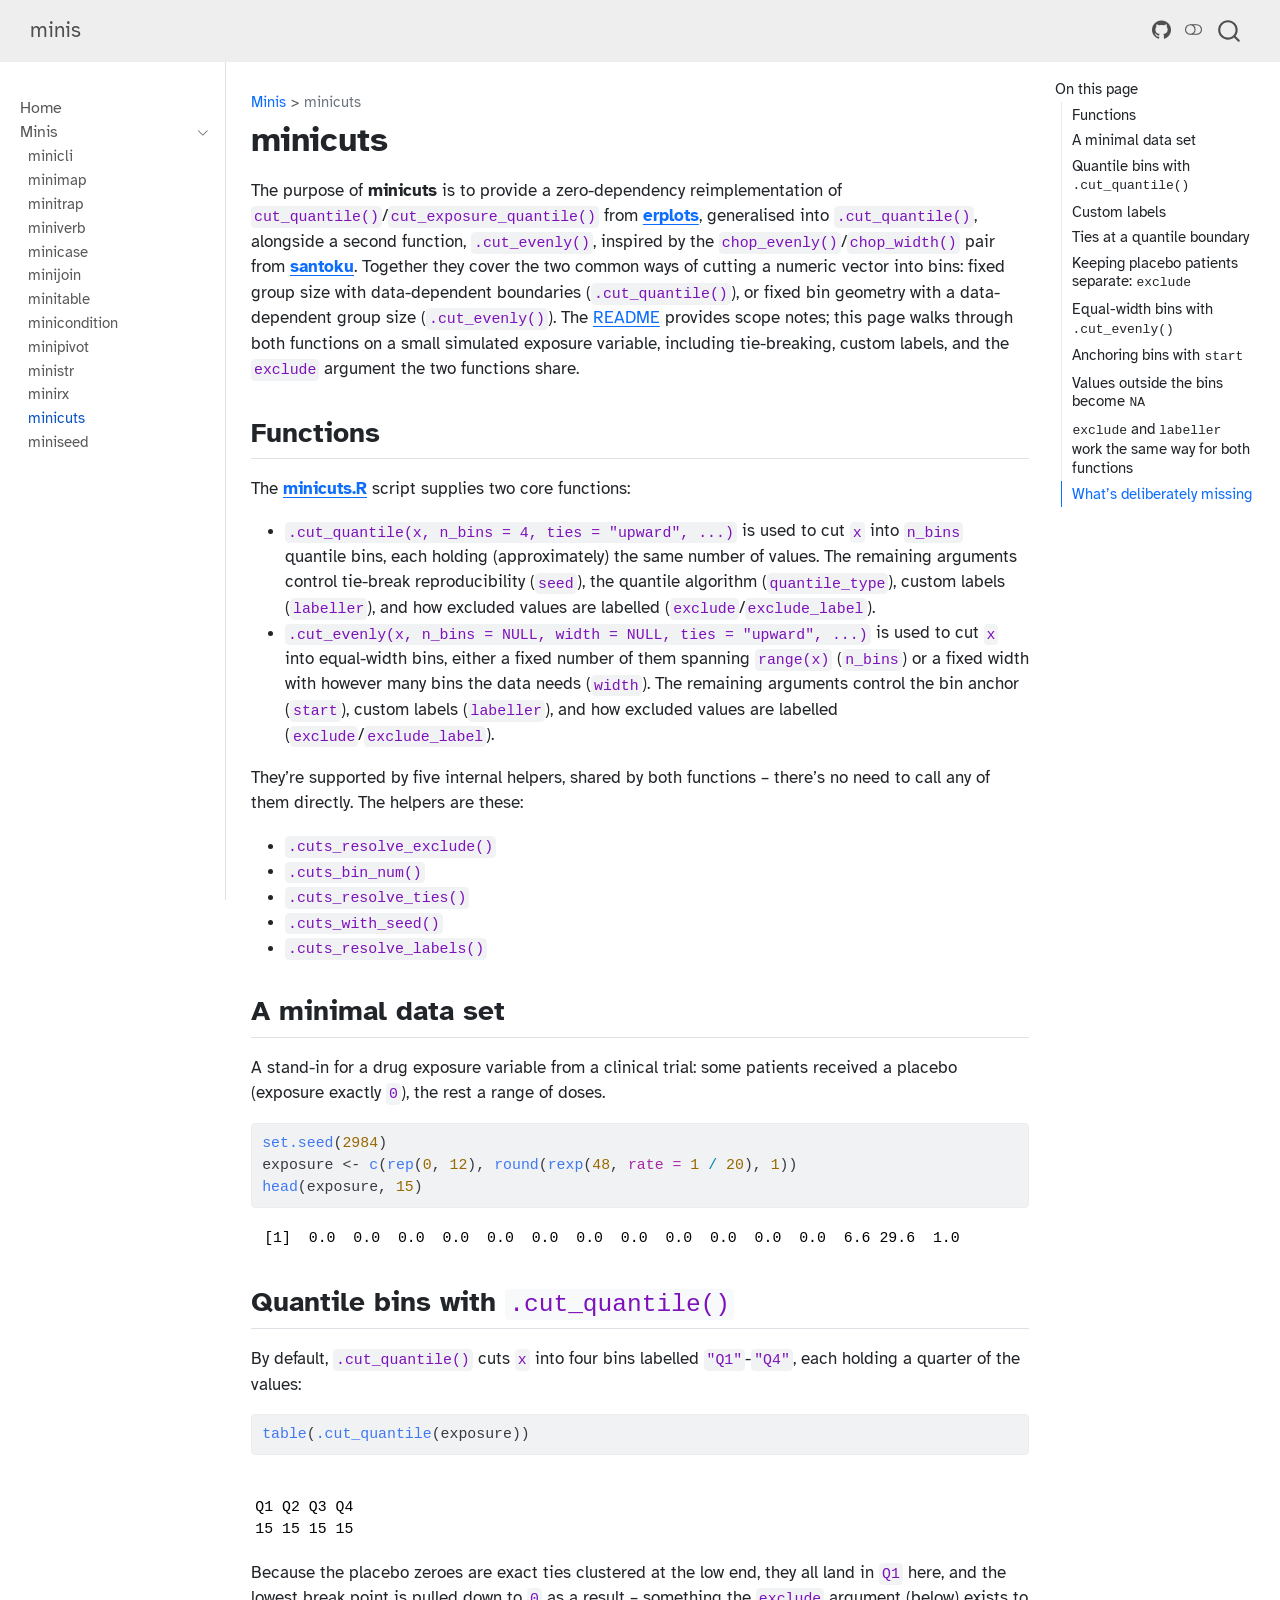
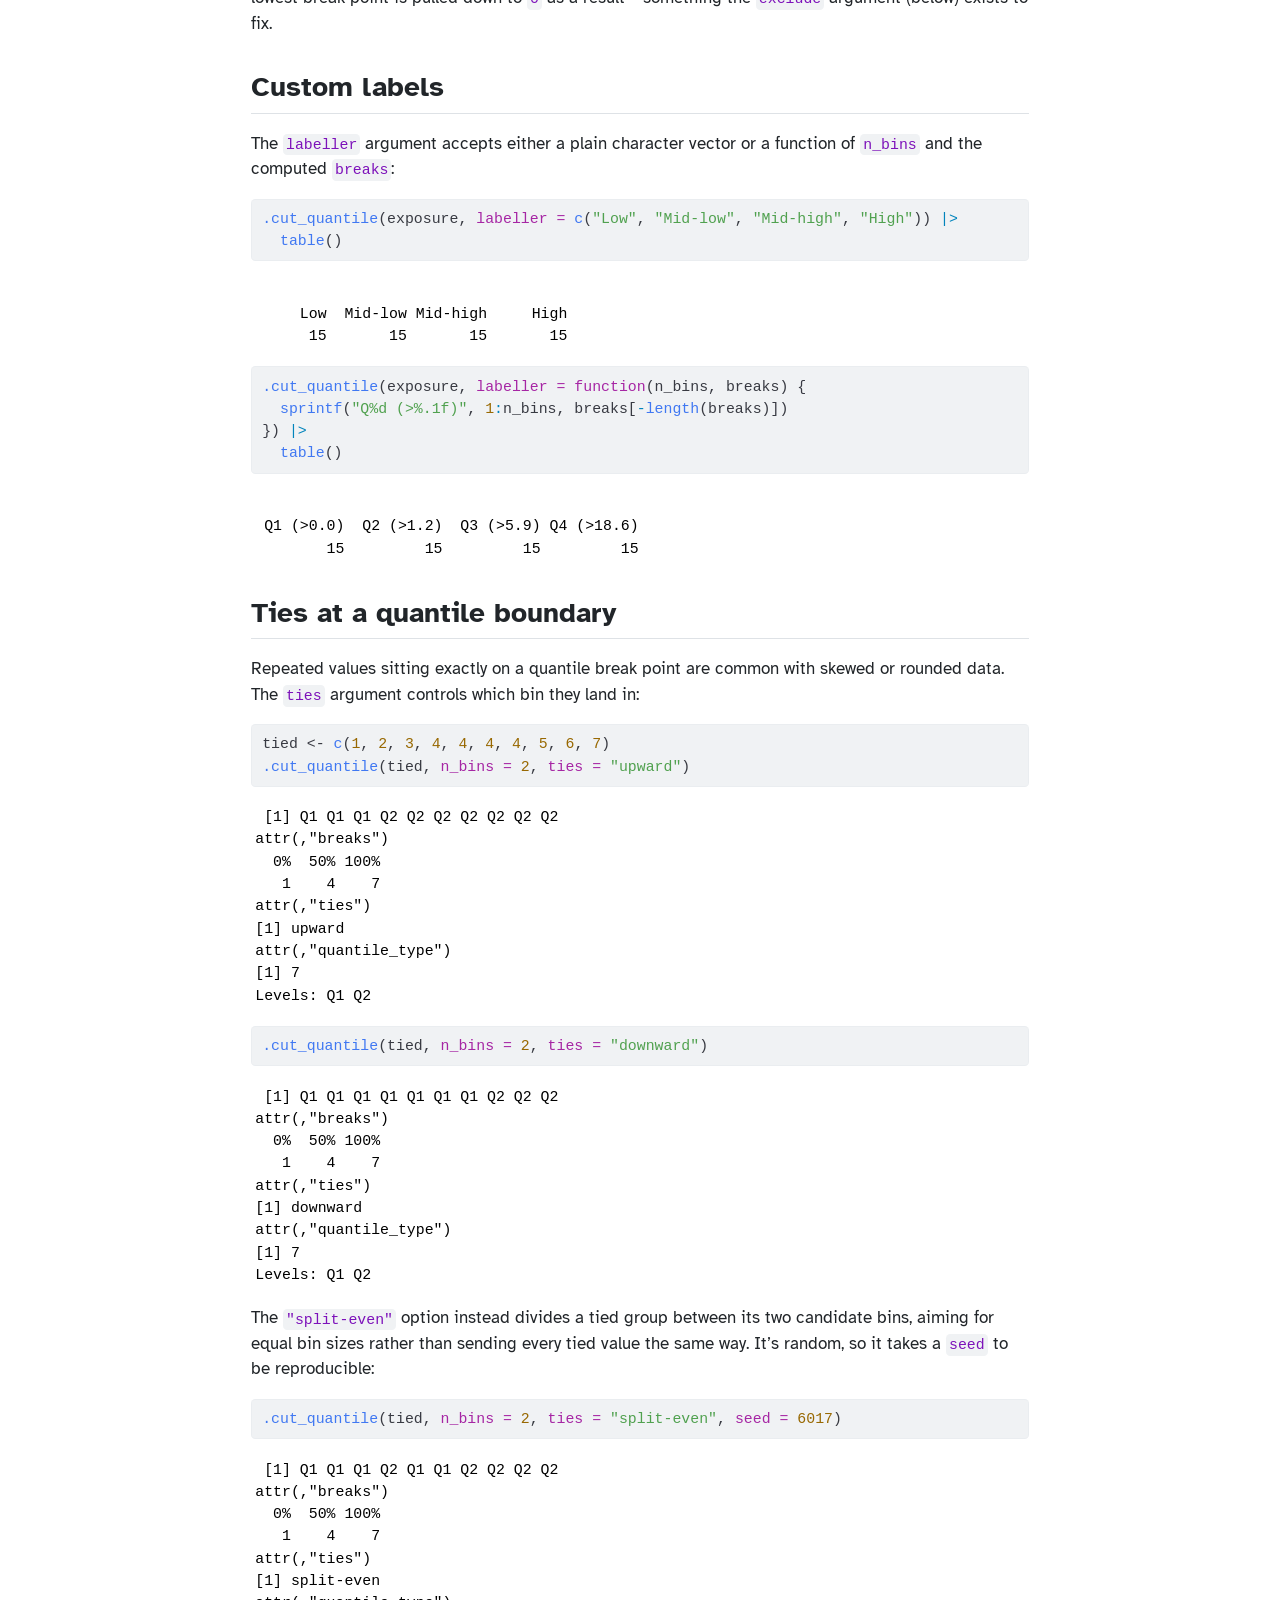
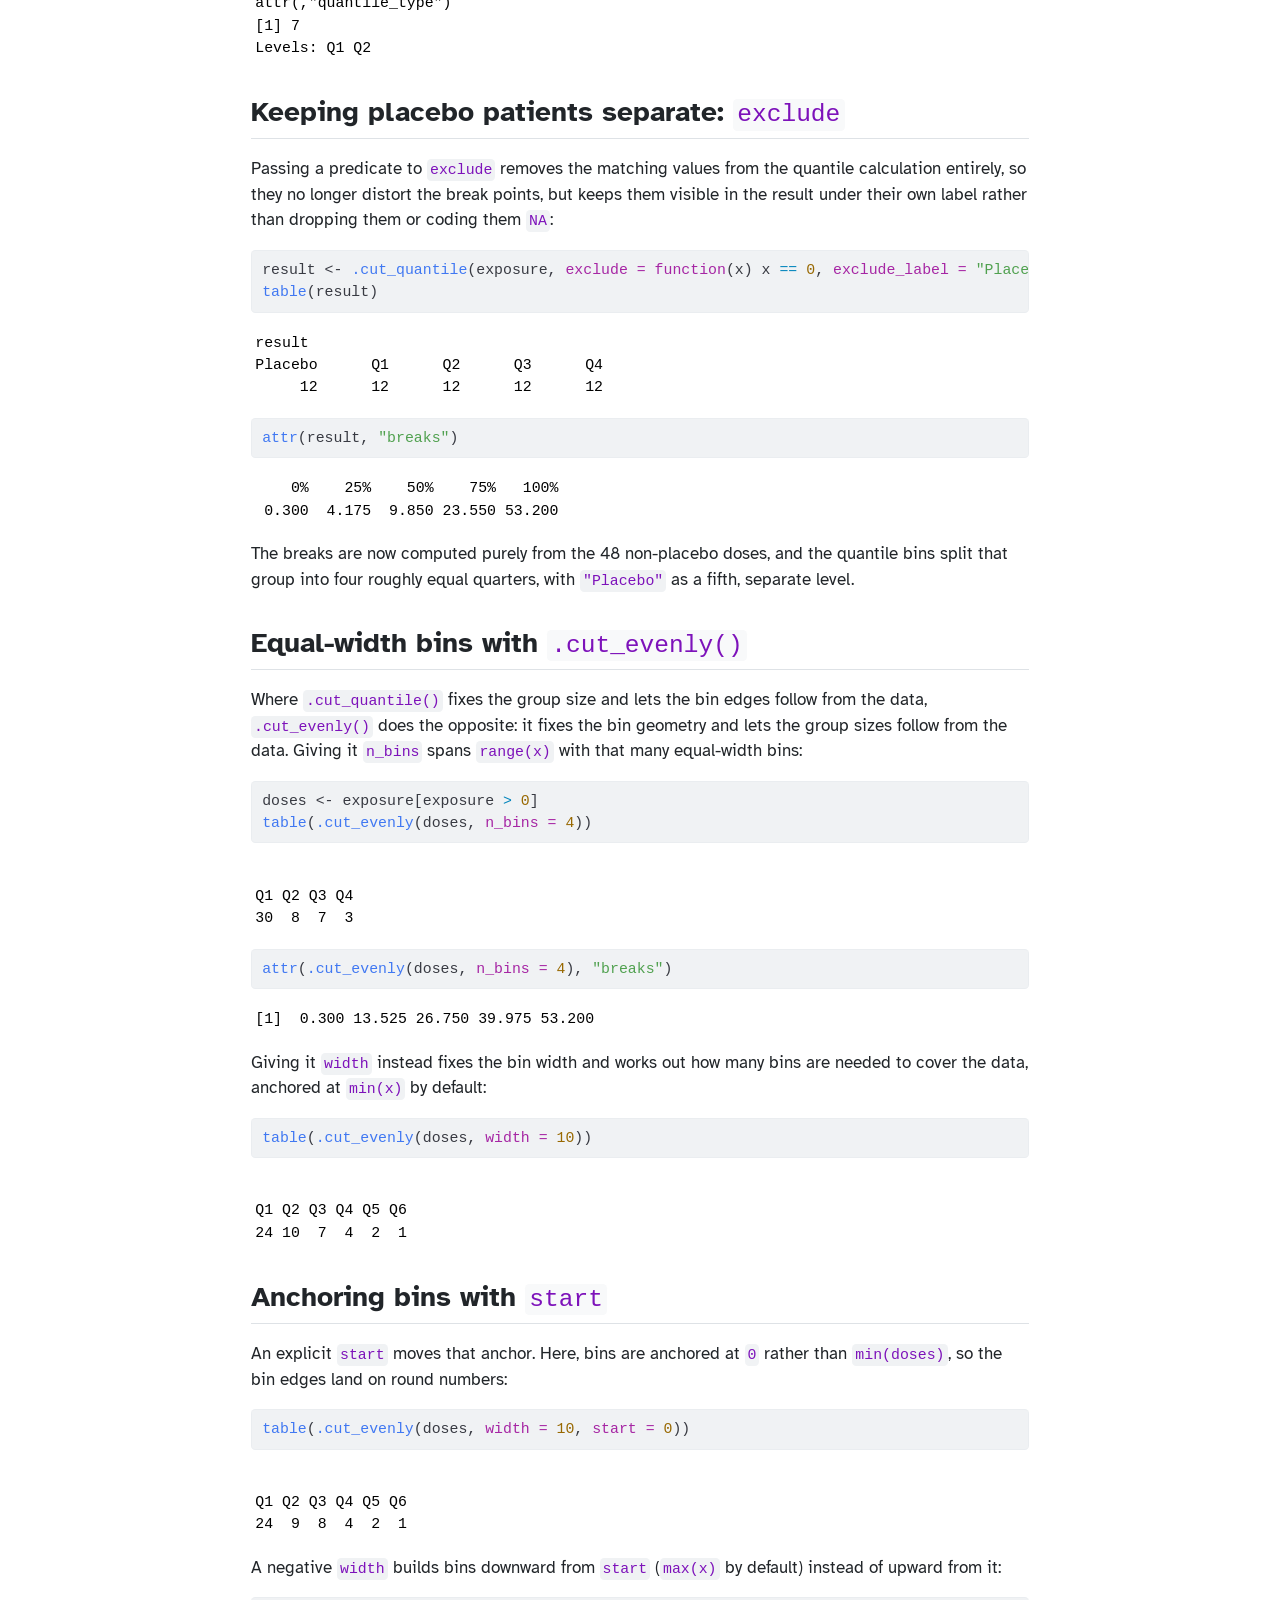
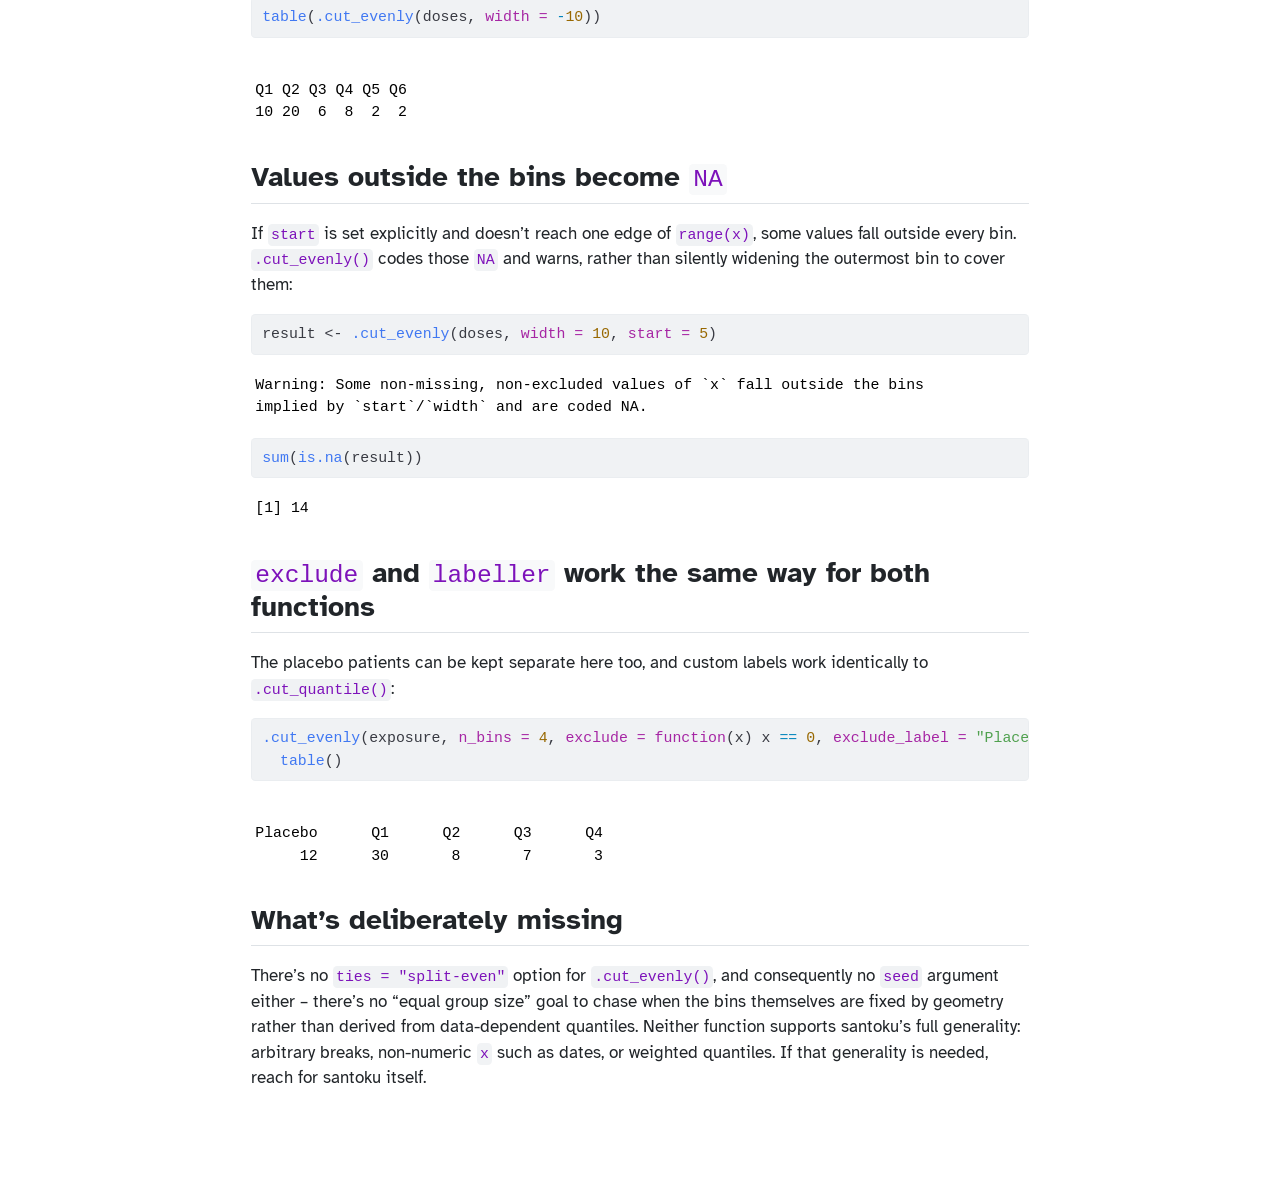
<file: minicuts/index.html>
<!DOCTYPE html>
<html xmlns="http://www.w3.org/1999/xhtml" lang="en" xml:lang="en"><head>

<meta charset="utf-8">
<meta name="generator" content="quarto-1.10.18">

<meta name="viewport" content="width=device-width, initial-scale=1.0, user-scalable=yes">


<title>minicuts – minis</title>
<style>
/* Default styles provided by pandoc.
** See https://pandoc.org/MANUAL.html#variables-for-html for config info.
*/
span.smallcaps{font-variant: small-caps;}
div.columns{display: flex; gap: 1.5em;}
div.column{flex: auto;}
@media screen {
div.columns{gap: min(4vw, 1.5em);}
div.column{overflow-x: auto;}
}
div.hanging-indent{margin-left: 1.5em; text-indent: -1.5em;}
ul.task-list{list-style: none;}
ul.task-list li input[type="checkbox"] {
  width: 0.8em;
  margin: 0 0.8em 0.2em -1em; /* quarto-specific, see https://github.com/quarto-dev/quarto-cli/issues/4556 */ 
  vertical-align: middle;
}
/* CSS for syntax highlighting */
html { -webkit-text-size-adjust: 100%; }
pre > code.sourceCode { white-space: pre; position: relative; }
pre > code.sourceCode > span { display: inline-block; line-height: 1.25; }
pre > code.sourceCode > span:empty { height: 1.2em; }
.sourceCode { overflow: visible; }
code.sourceCode > span { color: inherit; text-decoration: inherit; }
div.sourceCode { margin: 1em 0; }
pre.sourceCode { margin: 0; }
@media screen {
div.sourceCode { overflow: auto; }
}
@media print {
pre > code.sourceCode { white-space: pre-wrap; }
pre > code.sourceCode > span { text-indent: -5em; padding-left: 5em; }
}
pre.numberSource code
  { counter-reset: source-line 0; }
pre.numberSource code > span
  { position: relative; left: -4em; counter-increment: source-line; }
pre.numberSource code > span > a:first-child::before
  { content: counter(source-line);
    position: relative; left: -1em; text-align: right; vertical-align: baseline;
    border: none; display: inline-block;
    -webkit-touch-callout: none; -webkit-user-select: none;
    -khtml-user-select: none; -moz-user-select: none;
    -ms-user-select: none; user-select: none;
    padding: 0 4px; width: 4em;
  }
pre.numberSource { margin-left: 3em;  padding-left: 4px; }
div.sourceCode
  {   }
@media screen {
pre > code.sourceCode > span > a:first-child::before { text-decoration: underline; }
}
</style>


<script src="../site_libs/quarto-nav/quarto-nav.js"></script>
<script src="../site_libs/quarto-nav/headroom.min.js"></script>
<script src="../site_libs/clipboard/clipboard.min.js"></script>
<script src="../site_libs/quarto-search/autocomplete.umd.js"></script>
<script src="../site_libs/quarto-search/fuse.min.js"></script>
<script src="../site_libs/quarto-search/quarto-search.js"></script>
<meta name="quarto:offset" content="../">
<script src="../site_libs/quarto-html/quarto.js" type="module"></script>
<script src="../site_libs/quarto-html/tabsets/tabsets.js" type="module"></script>
<script src="../site_libs/quarto-html/popper.min.js"></script>
<script src="../site_libs/quarto-html/tippy.umd.min.js"></script>
<script src="../site_libs/quarto-html/anchor.min.js"></script>
<link href="../site_libs/quarto-html/tippy.css" rel="stylesheet">
<link href="../site_libs/quarto-html/quarto-syntax-highlighting-eec68b17241c1efd3eae2de50d816e3e.css" rel="stylesheet" class="quarto-color-scheme" id="quarto-text-highlighting-styles">
<link href="../site_libs/quarto-html/quarto-syntax-highlighting-dark-25dec783d6e1d11f8e0bba9e4fbb47f4.css" rel="stylesheet" class="quarto-color-scheme quarto-color-alternate" id="quarto-text-highlighting-styles">
<link href="../site_libs/quarto-html/quarto-syntax-highlighting-eec68b17241c1efd3eae2de50d816e3e.css" rel="stylesheet" class="quarto-color-scheme-extra" id="quarto-text-highlighting-styles">
<script src="../site_libs/bootstrap/bootstrap.min.js"></script>
<link href="../site_libs/bootstrap/bootstrap-icons.css" rel="stylesheet">
<link href="../site_libs/bootstrap/bootstrap-7e4e4291b2584127a858be176ebebf87.min.css" rel="stylesheet" append-hash="true" class="quarto-color-scheme" id="quarto-bootstrap" data-mode="light">
<link href="../site_libs/bootstrap/bootstrap-dark-2667db6709580a6cec7ce532cafc2aea.min.css" rel="stylesheet" append-hash="true" class="quarto-color-scheme quarto-color-alternate" id="quarto-bootstrap" data-mode="dark">
<link href="../site_libs/bootstrap/bootstrap-7e4e4291b2584127a858be176ebebf87.min.css" rel="stylesheet" append-hash="true" class="quarto-color-scheme-extra" id="quarto-bootstrap" data-mode="light">
<script id="quarto-search-options" type="application/json">{
  "location": "navbar",
  "copy-button": false,
  "collapse-after": 3,
  "panel-placement": "end",
  "type": "overlay",
  "limit": 50,
  "keyboard-shortcut": [
    "f",
    "/",
    "s"
  ],
  "show-item-context": false,
  "language": {
    "search-no-results-text": "No results",
    "search-matching-documents-text": "matching documents",
    "search-copy-link-title": "Copy link to search",
    "search-hide-matches-text": "Hide additional matches",
    "search-more-match-text": "more match in this document",
    "search-more-matches-text": "more matches in this document",
    "search-clear-button-title": "Clear",
    "search-text-placeholder": "",
    "search-detached-cancel-button-title": "Cancel",
    "search-submit-button-title": "Submit",
    "search-label": "Search"
  }
}</script>


</head>

<body class="nav-sidebar docked nav-fixed quarto-light"><script id="quarto-html-before-body" type="application/javascript">
    const toggleBodyColorMode = (bsSheetEl) => {
      const mode = bsSheetEl.getAttribute("data-mode");
      const bodyEl = window.document.querySelector("body");
      if (mode === "dark") {
        bodyEl.classList.add("quarto-dark");
        bodyEl.classList.remove("quarto-light");
      } else {
        bodyEl.classList.add("quarto-light");
        bodyEl.classList.remove("quarto-dark");
      }
    }
    const toggleBodyColorPrimary = () => {
      const bsSheetEl = window.document.querySelector("link#quarto-bootstrap:not([rel=disabled-stylesheet])");
      if (bsSheetEl) {
        toggleBodyColorMode(bsSheetEl);
      }
    }
    const setColorSchemeToggle = (alternate) => {
      const toggles = window.document.querySelectorAll('.quarto-color-scheme-toggle');
      for (let i=0; i < toggles.length; i++) {
        const toggle = toggles[i];
        if (toggle) {
          if (alternate) {
            toggle.classList.add("alternate");
          } else {
            toggle.classList.remove("alternate");
          }
        }
      }
    };
    const toggleColorMode = (alternate) => {
      // Switch the stylesheets
      const primaryStylesheets = window.document.querySelectorAll('link.quarto-color-scheme:not(.quarto-color-alternate)');
      const alternateStylesheets = window.document.querySelectorAll('link.quarto-color-scheme.quarto-color-alternate');
      manageTransitions('#quarto-margin-sidebar .nav-link', false);
      if (alternate) {
        // note: dark is layered on light, we don't disable primary!
        enableStylesheet(alternateStylesheets);
        for (const sheetNode of alternateStylesheets) {
          if (sheetNode.id === "quarto-bootstrap") {
            toggleBodyColorMode(sheetNode);
          }
        }
      } else {
        disableStylesheet(alternateStylesheets);
        enableStylesheet(primaryStylesheets)
        toggleBodyColorPrimary();
      }
      manageTransitions('#quarto-margin-sidebar .nav-link', true);
      // Switch the toggles
      setColorSchemeToggle(alternate)
      // Hack to workaround the fact that safari doesn't
      // properly recolor the scrollbar when toggling (#1455)
      if (navigator.userAgent.indexOf('Safari') > 0 && navigator.userAgent.indexOf('Chrome') == -1) {
        manageTransitions("body", false);
        window.scrollTo(0, 1);
        setTimeout(() => {
          window.scrollTo(0, 0);
          manageTransitions("body", true);
        }, 40);
      }
    }
    const disableStylesheet = (stylesheets) => {
      for (let i=0; i < stylesheets.length; i++) {
        const stylesheet = stylesheets[i];
        stylesheet.rel = 'disabled-stylesheet';
      }
    }
    const enableStylesheet = (stylesheets) => {
      for (let i=0; i < stylesheets.length; i++) {
        const stylesheet = stylesheets[i];
        if(stylesheet.rel !== 'stylesheet') { // for Chrome, which will still FOUC without this check
          stylesheet.rel = 'stylesheet';
        }
      }
    }
    const manageTransitions = (selector, allowTransitions) => {
      const els = window.document.querySelectorAll(selector);
      for (let i=0; i < els.length; i++) {
        const el = els[i];
        if (allowTransitions) {
          el.classList.remove('notransition');
        } else {
          el.classList.add('notransition');
        }
      }
    }
    const isFileUrl = () => {
      return window.location.protocol === 'file:';
    }
    const hasAlternateSentinel = () => {
      let styleSentinel = getColorSchemeSentinel();
      if (styleSentinel !== null) {
        return styleSentinel === "alternate";
      } else {
        return false;
      }
    }
    const setStyleSentinel = (alternate) => {
      const value = alternate ? "alternate" : "default";
      if (!isFileUrl()) {
        window.localStorage.setItem("quarto-color-scheme", value);
      } else {
        localAlternateSentinel = value;
      }
    }
    const getColorSchemeSentinel = () => {
      if (!isFileUrl()) {
        const storageValue = window.localStorage.getItem("quarto-color-scheme");
        return storageValue != null ? storageValue : localAlternateSentinel;
      } else {
        return localAlternateSentinel;
      }
    }
    const toggleGiscusIfUsed = (isAlternate, darkModeDefault) => {
      const baseTheme = document.querySelector('#giscus-base-theme')?.value ?? 'light';
      const alternateTheme = document.querySelector('#giscus-alt-theme')?.value ?? 'dark';
      let newTheme = '';
      if(authorPrefersDark) {
        newTheme = isAlternate ? baseTheme : alternateTheme;
      } else {
        newTheme = isAlternate ? alternateTheme : baseTheme;
      }
      const changeGiscusTheme = () => {
        // From: https://github.com/giscus/giscus/issues/336
        const sendMessage = (message) => {
          const iframe = document.querySelector('iframe.giscus-frame');
          if (!iframe) return;
          iframe.contentWindow.postMessage({ giscus: message }, 'https://giscus.app');
        }
        sendMessage({
          setConfig: {
            theme: newTheme
          }
        });
      }
      const isGiscussLoaded = window.document.querySelector('iframe.giscus-frame') !== null;
      if (isGiscussLoaded) {
        changeGiscusTheme();
      }
    };
    const authorPrefersDark = false;
    const queryPrefersDark = window.matchMedia('(prefers-color-scheme: dark)');
    const darkModeDefault = queryPrefersDark.matches;
      document.querySelector('link#quarto-text-highlighting-styles.quarto-color-scheme-extra').rel = 'disabled-stylesheet';
      document.querySelector('link#quarto-bootstrap.quarto-color-scheme-extra').rel = 'disabled-stylesheet';
    let localAlternateSentinel = darkModeDefault ? 'alternate' : 'default';
    // Dark / light mode switch
    window.quartoToggleColorScheme = () => {
      // Read the current dark / light value
      let toAlternate = !hasAlternateSentinel();
      toggleColorMode(toAlternate);
      setStyleSentinel(toAlternate);
      toggleGiscusIfUsed(toAlternate, darkModeDefault);
      window.dispatchEvent(new Event('resize'));
    };
    queryPrefersDark.addEventListener("change", e => {
      if(window.localStorage.getItem("quarto-color-scheme") !== null)
        return;
      const alternate = e.matches
      toggleColorMode(alternate);
      localAlternateSentinel = e.matches ? 'alternate' : 'default'; // this is used alongside local storage!
      toggleGiscusIfUsed(alternate, darkModeDefault);
    });
    // Switch to dark mode if need be
    if (hasAlternateSentinel()) {
      toggleColorMode(true);
    } else {
      toggleColorMode(false);
    }
  </script>

<div id="quarto-search-results"></div>
  <header id="quarto-header" class="headroom fixed-top">
    <nav class="navbar navbar-expand-lg " data-bs-theme="dark">
      <div class="navbar-container container-fluid">
      <div class="navbar-brand-container mx-auto">
    <a class="navbar-brand" href="../index.html">
    <span class="navbar-title">minis</span>
    </a>
  </div>
            <div id="quarto-search" class="" title="Search"></div>
          <button class="navbar-toggler" type="button" data-bs-toggle="collapse" data-bs-target="#navbarCollapse" aria-controls="navbarCollapse" role="menu" aria-expanded="false" aria-label="Toggle navigation" onclick="if (window.quartoToggleHeadroom) { window.quartoToggleHeadroom(); }">
  <span class="navbar-toggler-icon"></span>
</button>
          <div class="collapse navbar-collapse" id="navbarCollapse">
            <ul class="navbar-nav navbar-nav-scroll ms-auto">
  <li class="nav-item compact">
    <a class="nav-link" href="https://github.com/djnavarro/minis"> <i class="bi bi-github" role="img">
</i> 
<span class="menu-text"></span></a>
  </li>  
</ul>
          </div> <!-- /navcollapse -->
            <div class="quarto-navbar-tools">
  <a href="" class="quarto-color-scheme-toggle quarto-navigation-tool  px-1" onclick="window.quartoToggleColorScheme(); return false;" title="Toggle dark mode"><i class="bi"></i></a>
</div>
      </div> <!-- /container-fluid -->
    </nav>
  <nav class="quarto-secondary-nav">
    <div class="container-fluid d-flex">
      <button type="button" class="quarto-btn-toggle btn" data-bs-toggle="collapse" role="button" data-bs-target=".quarto-sidebar-collapse-item" aria-controls="quarto-sidebar" aria-expanded="false" aria-label="Toggle sidebar navigation" onclick="if (window.quartoToggleHeadroom) { window.quartoToggleHeadroom(); }">
        <i class="bi bi-layout-text-sidebar-reverse"></i>
      </button>
        <nav class="quarto-page-breadcrumbs" aria-label="breadcrumb"><ol class="breadcrumb"><li class="breadcrumb-item"><a href="../minicli/index.html">Minis</a></li><li class="breadcrumb-item"><a href="../minicuts/index.html">minicuts</a></li></ol></nav>
        <a class="flex-grow-1" role="navigation" data-bs-toggle="collapse" data-bs-target=".quarto-sidebar-collapse-item" aria-controls="quarto-sidebar" aria-expanded="false" aria-label="Toggle sidebar navigation" onclick="if (window.quartoToggleHeadroom) { window.quartoToggleHeadroom(); }">      
        </a>
    </div>
  </nav>
</header>
<!-- content -->
<div id="quarto-content" class="quarto-container page-columns page-rows-contents page-layout-article page-navbar">
<!-- sidebar -->
  <nav id="quarto-sidebar" class="sidebar collapse collapse-horizontal quarto-sidebar-collapse-item sidebar-navigation docked overflow-auto">
    <div class="sidebar-menu-container"> 
    <ul class="list-unstyled mt-1">
        <li class="sidebar-item">
  <div class="sidebar-item-container"> 
  <a href="../index.html" class="sidebar-item-text sidebar-link">
 <span class="menu-text">Home</span></a>
  </div>
</li>
        <li class="sidebar-item sidebar-item-section">
      <div class="sidebar-item-container"> 
            <a class="sidebar-item-text sidebar-link text-start" data-bs-toggle="collapse" data-bs-target="#quarto-sidebar-section-1" role="navigation" aria-expanded="true">
 <span class="menu-text">Minis</span></a>
          <a class="sidebar-item-toggle text-start" data-bs-toggle="collapse" data-bs-target="#quarto-sidebar-section-1" role="navigation" aria-expanded="true" aria-label="Toggle section">
            <i class="bi bi-chevron-right ms-2"></i>
          </a> 
      </div>
      <ul id="quarto-sidebar-section-1" class="collapse list-unstyled sidebar-section depth1 show">  
          <li class="sidebar-item">
  <div class="sidebar-item-container"> 
  <a href="../minicli/index.html" class="sidebar-item-text sidebar-link">
 <span class="menu-text">minicli</span></a>
  </div>
</li>
          <li class="sidebar-item">
  <div class="sidebar-item-container"> 
  <a href="../minimap/index.html" class="sidebar-item-text sidebar-link">
 <span class="menu-text">minimap</span></a>
  </div>
</li>
          <li class="sidebar-item">
  <div class="sidebar-item-container"> 
  <a href="../minitrap/index.html" class="sidebar-item-text sidebar-link">
 <span class="menu-text">minitrap</span></a>
  </div>
</li>
          <li class="sidebar-item">
  <div class="sidebar-item-container"> 
  <a href="../miniverb/index.html" class="sidebar-item-text sidebar-link">
 <span class="menu-text">miniverb</span></a>
  </div>
</li>
          <li class="sidebar-item">
  <div class="sidebar-item-container"> 
  <a href="../minicase/index.html" class="sidebar-item-text sidebar-link">
 <span class="menu-text">minicase</span></a>
  </div>
</li>
          <li class="sidebar-item">
  <div class="sidebar-item-container"> 
  <a href="../minijoin/index.html" class="sidebar-item-text sidebar-link">
 <span class="menu-text">minijoin</span></a>
  </div>
</li>
          <li class="sidebar-item">
  <div class="sidebar-item-container"> 
  <a href="../minitable/index.html" class="sidebar-item-text sidebar-link">
 <span class="menu-text">minitable</span></a>
  </div>
</li>
          <li class="sidebar-item">
  <div class="sidebar-item-container"> 
  <a href="../minicondition/index.html" class="sidebar-item-text sidebar-link">
 <span class="menu-text">minicondition</span></a>
  </div>
</li>
          <li class="sidebar-item">
  <div class="sidebar-item-container"> 
  <a href="../minipivot/index.html" class="sidebar-item-text sidebar-link">
 <span class="menu-text">minipivot</span></a>
  </div>
</li>
          <li class="sidebar-item">
  <div class="sidebar-item-container"> 
  <a href="../ministr/index.html" class="sidebar-item-text sidebar-link">
 <span class="menu-text">ministr</span></a>
  </div>
</li>
          <li class="sidebar-item">
  <div class="sidebar-item-container"> 
  <a href="../minirx/index.html" class="sidebar-item-text sidebar-link">
 <span class="menu-text">minirx</span></a>
  </div>
</li>
          <li class="sidebar-item">
  <div class="sidebar-item-container"> 
  <a href="../minicuts/index.html" class="sidebar-item-text sidebar-link active">
 <span class="menu-text">minicuts</span></a>
  </div>
</li>
          <li class="sidebar-item">
  <div class="sidebar-item-container"> 
  <a href="../miniseed/index.html" class="sidebar-item-text sidebar-link">
 <span class="menu-text">miniseed</span></a>
  </div>
</li>
      </ul>
  </li>
    </ul>
    </div>
</nav>
<div id="quarto-sidebar-glass" class="quarto-sidebar-collapse-item" data-bs-toggle="collapse" data-bs-target=".quarto-sidebar-collapse-item"></div>
<!-- margin-sidebar -->
    <div id="quarto-margin-sidebar" class="sidebar margin-sidebar">
        <nav id="TOC" role="doc-toc" class="toc-active">
    <h2 id="toc-title">On this page</h2>
   
  <ul>
  <li><a href="#functions" id="toc-functions" class="nav-link active" data-scroll-target="#functions">Functions</a></li>
  <li><a href="#a-minimal-data-set" id="toc-a-minimal-data-set" class="nav-link" data-scroll-target="#a-minimal-data-set">A minimal data set</a></li>
  <li><a href="#quantile-bins-with-.cut_quantile" id="toc-quantile-bins-with-.cut_quantile" class="nav-link" data-scroll-target="#quantile-bins-with-.cut_quantile">Quantile bins with <code>.cut_quantile()</code></a></li>
  <li><a href="#custom-labels" id="toc-custom-labels" class="nav-link" data-scroll-target="#custom-labels">Custom labels</a></li>
  <li><a href="#ties-at-a-quantile-boundary" id="toc-ties-at-a-quantile-boundary" class="nav-link" data-scroll-target="#ties-at-a-quantile-boundary">Ties at a quantile boundary</a></li>
  <li><a href="#keeping-placebo-patients-separate-exclude" id="toc-keeping-placebo-patients-separate-exclude" class="nav-link" data-scroll-target="#keeping-placebo-patients-separate-exclude">Keeping placebo patients separate: <code>exclude</code></a></li>
  <li><a href="#equal-width-bins-with-.cut_evenly" id="toc-equal-width-bins-with-.cut_evenly" class="nav-link" data-scroll-target="#equal-width-bins-with-.cut_evenly">Equal-width bins with <code>.cut_evenly()</code></a></li>
  <li><a href="#anchoring-bins-with-start" id="toc-anchoring-bins-with-start" class="nav-link" data-scroll-target="#anchoring-bins-with-start">Anchoring bins with <code>start</code></a></li>
  <li><a href="#values-outside-the-bins-become-na" id="toc-values-outside-the-bins-become-na" class="nav-link" data-scroll-target="#values-outside-the-bins-become-na">Values outside the bins become <code>NA</code></a></li>
  <li><a href="#exclude-and-labeller-work-the-same-way-for-both-functions" id="toc-exclude-and-labeller-work-the-same-way-for-both-functions" class="nav-link" data-scroll-target="#exclude-and-labeller-work-the-same-way-for-both-functions"><code>exclude</code> and <code>labeller</code> work the same way for both functions</a></li>
  <li><a href="#whats-deliberately-missing" id="toc-whats-deliberately-missing" class="nav-link" data-scroll-target="#whats-deliberately-missing">What’s deliberately missing</a></li>
  </ul>
</nav>
    </div>
<!-- main -->
<main class="content" id="quarto-document-content">


<header id="title-block-header" class="quarto-title-block default"><nav class="quarto-page-breadcrumbs quarto-title-breadcrumbs d-none d-lg-block" aria-label="breadcrumb"><ol class="breadcrumb"><li class="breadcrumb-item"><a href="../minicli/index.html">Minis</a></li><li class="breadcrumb-item"><a href="../minicuts/index.html">minicuts</a></li></ol></nav>
<div class="quarto-title">
<h1 class="title">minicuts</h1>
</div>



<div class="quarto-title-meta">

    
  
    
  </div>
  


</header>


<p>The purpose of <strong>minicuts</strong> is to provide a zero-dependency reimplementation of <code>cut_quantile()</code>/<code>cut_exposure_quantile()</code> from <a href="https://github.com/djnavarro/erplots"><strong>erplots</strong></a>, generalised into <code>.cut_quantile()</code>, alongside a second function, <code>.cut_evenly()</code>, inspired by the <code>chop_evenly()</code>/<code>chop_width()</code> pair from <a href="https://github.com/hughjonesd/santoku"><strong>santoku</strong></a>. Together they cover the two common ways of cutting a numeric vector into bins: fixed group size with data-dependent boundaries (<code>.cut_quantile()</code>), or fixed bin geometry with a data-dependent group size (<code>.cut_evenly()</code>). The <a href="https://github.com/djnavarro/minis/tree/main/minicuts">README</a> provides scope notes; this page walks through both functions on a small simulated exposure variable, including tie-breaking, custom labels, and the <code>exclude</code> argument the two functions share.</p>
<section id="functions" class="level2">
<h2 class="anchored" data-anchor-id="functions">Functions</h2>
<p>The <a href="https://github.com/djnavarro/minis/blob/main/minicuts/minicuts.R"><strong>minicuts.R</strong></a> script supplies two core functions:</p>
<ul>
<li><code>.cut_quantile(x, n_bins = 4, ties = "upward", ...)</code> is used to cut <code>x</code> into <code>n_bins</code> quantile bins, each holding (approximately) the same number of values. The remaining arguments control tie-break reproducibility (<code>seed</code>), the quantile algorithm (<code>quantile_type</code>), custom labels (<code>labeller</code>), and how excluded values are labelled (<code>exclude</code>/<code>exclude_label</code>).</li>
<li><code>.cut_evenly(x, n_bins = NULL, width = NULL, ties = "upward", ...)</code> is used to cut <code>x</code> into equal-width bins, either a fixed number of them spanning <code>range(x)</code> (<code>n_bins</code>) or a fixed width with however many bins the data needs (<code>width</code>). The remaining arguments control the bin anchor (<code>start</code>), custom labels (<code>labeller</code>), and how excluded values are labelled (<code>exclude</code>/<code>exclude_label</code>).</li>
</ul>
<p>They’re supported by five internal helpers, shared by both functions – there’s no need to call any of them directly. The helpers are these:</p>
<ul>
<li><code>.cuts_resolve_exclude()</code></li>
<li><code>.cuts_bin_num()</code></li>
<li><code>.cuts_resolve_ties()</code></li>
<li><code>.cuts_with_seed()</code></li>
<li><code>.cuts_resolve_labels()</code></li>
</ul>
</section>
<section id="a-minimal-data-set" class="level2">
<h2 class="anchored" data-anchor-id="a-minimal-data-set">A minimal data set</h2>
<p>A stand-in for a drug exposure variable from a clinical trial: some patients received a placebo (exposure exactly <code>0</code>), the rest a range of doses.</p>
<div class="cell">
<div class="code-copy-outer-scaffold"><div class="sourceCode cell-code" id="cb1"><pre class="sourceCode r code-with-copy"><code class="sourceCode r"><span id="cb1-1"><a href="#cb1-1" aria-hidden="true" tabindex="-1"></a><span class="fu">set.seed</span>(<span class="dv">2984</span>)</span>
<span id="cb1-2"><a href="#cb1-2" aria-hidden="true" tabindex="-1"></a>exposure <span class="ot">&lt;-</span> <span class="fu">c</span>(<span class="fu">rep</span>(<span class="dv">0</span>, <span class="dv">12</span>), <span class="fu">round</span>(<span class="fu">rexp</span>(<span class="dv">48</span>, <span class="at">rate =</span> <span class="dv">1</span> <span class="sc">/</span> <span class="dv">20</span>), <span class="dv">1</span>))</span>
<span id="cb1-3"><a href="#cb1-3" aria-hidden="true" tabindex="-1"></a><span class="fu">head</span>(exposure, <span class="dv">15</span>)</span></code></pre></div><button title="Copy to Clipboard" class="code-copy-button"><i class="bi"></i></button></div>
<div class="cell-output cell-output-stdout">
<pre><code> [1]  0.0  0.0  0.0  0.0  0.0  0.0  0.0  0.0  0.0  0.0  0.0  0.0  6.6 29.6  1.0</code></pre>
</div>
</div>
</section>
<section id="quantile-bins-with-.cut_quantile" class="level2">
<h2 class="anchored" data-anchor-id="quantile-bins-with-.cut_quantile">Quantile bins with <code>.cut_quantile()</code></h2>
<p>By default, <code>.cut_quantile()</code> cuts <code>x</code> into four bins labelled <code>"Q1"</code>-<code>"Q4"</code>, each holding a quarter of the values:</p>
<div class="cell">
<div class="code-copy-outer-scaffold"><div class="sourceCode cell-code" id="cb3"><pre class="sourceCode r code-with-copy"><code class="sourceCode r"><span id="cb3-1"><a href="#cb3-1" aria-hidden="true" tabindex="-1"></a><span class="fu">table</span>(<span class="fu">.cut_quantile</span>(exposure))</span></code></pre></div><button title="Copy to Clipboard" class="code-copy-button"><i class="bi"></i></button></div>
<div class="cell-output cell-output-stdout">
<pre><code>
Q1 Q2 Q3 Q4 
15 15 15 15 </code></pre>
</div>
</div>
<p>Because the placebo zeroes are exact ties clustered at the low end, they all land in <code>Q1</code> here, and the lowest break point is pulled down to <code>0</code> as a result – something the <code>exclude</code> argument (below) exists to fix.</p>
</section>
<section id="custom-labels" class="level2">
<h2 class="anchored" data-anchor-id="custom-labels">Custom labels</h2>
<p>The <code>labeller</code> argument accepts either a plain character vector or a function of <code>n_bins</code> and the computed <code>breaks</code>:</p>
<div class="cell">
<div class="code-copy-outer-scaffold"><div class="sourceCode cell-code" id="cb5"><pre class="sourceCode r code-with-copy"><code class="sourceCode r"><span id="cb5-1"><a href="#cb5-1" aria-hidden="true" tabindex="-1"></a><span class="fu">.cut_quantile</span>(exposure, <span class="at">labeller =</span> <span class="fu">c</span>(<span class="st">"Low"</span>, <span class="st">"Mid-low"</span>, <span class="st">"Mid-high"</span>, <span class="st">"High"</span>)) <span class="sc">|&gt;</span></span>
<span id="cb5-2"><a href="#cb5-2" aria-hidden="true" tabindex="-1"></a>  <span class="fu">table</span>()</span></code></pre></div><button title="Copy to Clipboard" class="code-copy-button"><i class="bi"></i></button></div>
<div class="cell-output cell-output-stdout">
<pre><code>
     Low  Mid-low Mid-high     High 
      15       15       15       15 </code></pre>
</div>
<div class="code-copy-outer-scaffold"><div class="sourceCode cell-code" id="cb7"><pre class="sourceCode r code-with-copy"><code class="sourceCode r"><span id="cb7-1"><a href="#cb7-1" aria-hidden="true" tabindex="-1"></a><span class="fu">.cut_quantile</span>(exposure, <span class="at">labeller =</span> <span class="cf">function</span>(n_bins, breaks) {</span>
<span id="cb7-2"><a href="#cb7-2" aria-hidden="true" tabindex="-1"></a>  <span class="fu">sprintf</span>(<span class="st">"Q%d (&gt;%.1f)"</span>, <span class="dv">1</span><span class="sc">:</span>n_bins, breaks[<span class="sc">-</span><span class="fu">length</span>(breaks)])</span>
<span id="cb7-3"><a href="#cb7-3" aria-hidden="true" tabindex="-1"></a>}) <span class="sc">|&gt;</span></span>
<span id="cb7-4"><a href="#cb7-4" aria-hidden="true" tabindex="-1"></a>  <span class="fu">table</span>()</span></code></pre></div><button title="Copy to Clipboard" class="code-copy-button"><i class="bi"></i></button></div>
<div class="cell-output cell-output-stdout">
<pre><code>
 Q1 (&gt;0.0)  Q2 (&gt;1.2)  Q3 (&gt;5.9) Q4 (&gt;18.6) 
        15         15         15         15 </code></pre>
</div>
</div>
</section>
<section id="ties-at-a-quantile-boundary" class="level2">
<h2 class="anchored" data-anchor-id="ties-at-a-quantile-boundary">Ties at a quantile boundary</h2>
<p>Repeated values sitting exactly on a quantile break point are common with skewed or rounded data. The <code>ties</code> argument controls which bin they land in:</p>
<div class="cell">
<div class="code-copy-outer-scaffold"><div class="sourceCode cell-code" id="cb9"><pre class="sourceCode r code-with-copy"><code class="sourceCode r"><span id="cb9-1"><a href="#cb9-1" aria-hidden="true" tabindex="-1"></a>tied <span class="ot">&lt;-</span> <span class="fu">c</span>(<span class="dv">1</span>, <span class="dv">2</span>, <span class="dv">3</span>, <span class="dv">4</span>, <span class="dv">4</span>, <span class="dv">4</span>, <span class="dv">4</span>, <span class="dv">5</span>, <span class="dv">6</span>, <span class="dv">7</span>)</span>
<span id="cb9-2"><a href="#cb9-2" aria-hidden="true" tabindex="-1"></a><span class="fu">.cut_quantile</span>(tied, <span class="at">n_bins =</span> <span class="dv">2</span>, <span class="at">ties =</span> <span class="st">"upward"</span>)</span></code></pre></div><button title="Copy to Clipboard" class="code-copy-button"><i class="bi"></i></button></div>
<div class="cell-output cell-output-stdout">
<pre><code> [1] Q1 Q1 Q1 Q2 Q2 Q2 Q2 Q2 Q2 Q2
attr(,"breaks")
  0%  50% 100% 
   1    4    7 
attr(,"ties")
[1] upward
attr(,"quantile_type")
[1] 7
Levels: Q1 Q2</code></pre>
</div>
<div class="code-copy-outer-scaffold"><div class="sourceCode cell-code" id="cb11"><pre class="sourceCode r code-with-copy"><code class="sourceCode r"><span id="cb11-1"><a href="#cb11-1" aria-hidden="true" tabindex="-1"></a><span class="fu">.cut_quantile</span>(tied, <span class="at">n_bins =</span> <span class="dv">2</span>, <span class="at">ties =</span> <span class="st">"downward"</span>)</span></code></pre></div><button title="Copy to Clipboard" class="code-copy-button"><i class="bi"></i></button></div>
<div class="cell-output cell-output-stdout">
<pre><code> [1] Q1 Q1 Q1 Q1 Q1 Q1 Q1 Q2 Q2 Q2
attr(,"breaks")
  0%  50% 100% 
   1    4    7 
attr(,"ties")
[1] downward
attr(,"quantile_type")
[1] 7
Levels: Q1 Q2</code></pre>
</div>
</div>
<p>The <code>"split-even"</code> option instead divides a tied group between its two candidate bins, aiming for equal bin sizes rather than sending every tied value the same way. It’s random, so it takes a <code>seed</code> to be reproducible:</p>
<div class="cell">
<div class="code-copy-outer-scaffold"><div class="sourceCode cell-code" id="cb13"><pre class="sourceCode r code-with-copy"><code class="sourceCode r"><span id="cb13-1"><a href="#cb13-1" aria-hidden="true" tabindex="-1"></a><span class="fu">.cut_quantile</span>(tied, <span class="at">n_bins =</span> <span class="dv">2</span>, <span class="at">ties =</span> <span class="st">"split-even"</span>, <span class="at">seed =</span> <span class="dv">6017</span>)</span></code></pre></div><button title="Copy to Clipboard" class="code-copy-button"><i class="bi"></i></button></div>
<div class="cell-output cell-output-stdout">
<pre><code> [1] Q1 Q1 Q1 Q2 Q1 Q1 Q2 Q2 Q2 Q2
attr(,"breaks")
  0%  50% 100% 
   1    4    7 
attr(,"ties")
[1] split-even
attr(,"quantile_type")
[1] 7
Levels: Q1 Q2</code></pre>
</div>
</div>
</section>
<section id="keeping-placebo-patients-separate-exclude" class="level2">
<h2 class="anchored" data-anchor-id="keeping-placebo-patients-separate-exclude">Keeping placebo patients separate: <code>exclude</code></h2>
<p>Passing a predicate to <code>exclude</code> removes the matching values from the quantile calculation entirely, so they no longer distort the break points, but keeps them visible in the result under their own label rather than dropping them or coding them <code>NA</code>:</p>
<div class="cell">
<div class="code-copy-outer-scaffold"><div class="sourceCode cell-code" id="cb15"><pre class="sourceCode r code-with-copy"><code class="sourceCode r"><span id="cb15-1"><a href="#cb15-1" aria-hidden="true" tabindex="-1"></a>result <span class="ot">&lt;-</span> <span class="fu">.cut_quantile</span>(exposure, <span class="at">exclude =</span> <span class="cf">function</span>(x) x <span class="sc">==</span> <span class="dv">0</span>, <span class="at">exclude_label =</span> <span class="st">"Placebo"</span>)</span>
<span id="cb15-2"><a href="#cb15-2" aria-hidden="true" tabindex="-1"></a><span class="fu">table</span>(result)</span></code></pre></div><button title="Copy to Clipboard" class="code-copy-button"><i class="bi"></i></button></div>
<div class="cell-output cell-output-stdout">
<pre><code>result
Placebo      Q1      Q2      Q3      Q4 
     12      12      12      12      12 </code></pre>
</div>
<div class="code-copy-outer-scaffold"><div class="sourceCode cell-code" id="cb17"><pre class="sourceCode r code-with-copy"><code class="sourceCode r"><span id="cb17-1"><a href="#cb17-1" aria-hidden="true" tabindex="-1"></a><span class="fu">attr</span>(result, <span class="st">"breaks"</span>)</span></code></pre></div><button title="Copy to Clipboard" class="code-copy-button"><i class="bi"></i></button></div>
<div class="cell-output cell-output-stdout">
<pre><code>    0%    25%    50%    75%   100% 
 0.300  4.175  9.850 23.550 53.200 </code></pre>
</div>
</div>
<p>The breaks are now computed purely from the 48 non-placebo doses, and the quantile bins split that group into four roughly equal quarters, with <code>"Placebo"</code> as a fifth, separate level.</p>
</section>
<section id="equal-width-bins-with-.cut_evenly" class="level2">
<h2 class="anchored" data-anchor-id="equal-width-bins-with-.cut_evenly">Equal-width bins with <code>.cut_evenly()</code></h2>
<p>Where <code>.cut_quantile()</code> fixes the group size and lets the bin edges follow from the data, <code>.cut_evenly()</code> does the opposite: it fixes the bin geometry and lets the group sizes follow from the data. Giving it <code>n_bins</code> spans <code>range(x)</code> with that many equal-width bins:</p>
<div class="cell">
<div class="code-copy-outer-scaffold"><div class="sourceCode cell-code" id="cb19"><pre class="sourceCode r code-with-copy"><code class="sourceCode r"><span id="cb19-1"><a href="#cb19-1" aria-hidden="true" tabindex="-1"></a>doses <span class="ot">&lt;-</span> exposure[exposure <span class="sc">&gt;</span> <span class="dv">0</span>]</span>
<span id="cb19-2"><a href="#cb19-2" aria-hidden="true" tabindex="-1"></a><span class="fu">table</span>(<span class="fu">.cut_evenly</span>(doses, <span class="at">n_bins =</span> <span class="dv">4</span>))</span></code></pre></div><button title="Copy to Clipboard" class="code-copy-button"><i class="bi"></i></button></div>
<div class="cell-output cell-output-stdout">
<pre><code>
Q1 Q2 Q3 Q4 
30  8  7  3 </code></pre>
</div>
<div class="code-copy-outer-scaffold"><div class="sourceCode cell-code" id="cb21"><pre class="sourceCode r code-with-copy"><code class="sourceCode r"><span id="cb21-1"><a href="#cb21-1" aria-hidden="true" tabindex="-1"></a><span class="fu">attr</span>(<span class="fu">.cut_evenly</span>(doses, <span class="at">n_bins =</span> <span class="dv">4</span>), <span class="st">"breaks"</span>)</span></code></pre></div><button title="Copy to Clipboard" class="code-copy-button"><i class="bi"></i></button></div>
<div class="cell-output cell-output-stdout">
<pre><code>[1]  0.300 13.525 26.750 39.975 53.200</code></pre>
</div>
</div>
<p>Giving it <code>width</code> instead fixes the bin width and works out how many bins are needed to cover the data, anchored at <code>min(x)</code> by default:</p>
<div class="cell">
<div class="code-copy-outer-scaffold"><div class="sourceCode cell-code" id="cb23"><pre class="sourceCode r code-with-copy"><code class="sourceCode r"><span id="cb23-1"><a href="#cb23-1" aria-hidden="true" tabindex="-1"></a><span class="fu">table</span>(<span class="fu">.cut_evenly</span>(doses, <span class="at">width =</span> <span class="dv">10</span>))</span></code></pre></div><button title="Copy to Clipboard" class="code-copy-button"><i class="bi"></i></button></div>
<div class="cell-output cell-output-stdout">
<pre><code>
Q1 Q2 Q3 Q4 Q5 Q6 
24 10  7  4  2  1 </code></pre>
</div>
</div>
</section>
<section id="anchoring-bins-with-start" class="level2">
<h2 class="anchored" data-anchor-id="anchoring-bins-with-start">Anchoring bins with <code>start</code></h2>
<p>An explicit <code>start</code> moves that anchor. Here, bins are anchored at <code>0</code> rather than <code>min(doses)</code>, so the bin edges land on round numbers:</p>
<div class="cell">
<div class="code-copy-outer-scaffold"><div class="sourceCode cell-code" id="cb25"><pre class="sourceCode r code-with-copy"><code class="sourceCode r"><span id="cb25-1"><a href="#cb25-1" aria-hidden="true" tabindex="-1"></a><span class="fu">table</span>(<span class="fu">.cut_evenly</span>(doses, <span class="at">width =</span> <span class="dv">10</span>, <span class="at">start =</span> <span class="dv">0</span>))</span></code></pre></div><button title="Copy to Clipboard" class="code-copy-button"><i class="bi"></i></button></div>
<div class="cell-output cell-output-stdout">
<pre><code>
Q1 Q2 Q3 Q4 Q5 Q6 
24  9  8  4  2  1 </code></pre>
</div>
</div>
<p>A negative <code>width</code> builds bins downward from <code>start</code> (<code>max(x)</code> by default) instead of upward from it:</p>
<div class="cell">
<div class="code-copy-outer-scaffold"><div class="sourceCode cell-code" id="cb27"><pre class="sourceCode r code-with-copy"><code class="sourceCode r"><span id="cb27-1"><a href="#cb27-1" aria-hidden="true" tabindex="-1"></a><span class="fu">table</span>(<span class="fu">.cut_evenly</span>(doses, <span class="at">width =</span> <span class="sc">-</span><span class="dv">10</span>))</span></code></pre></div><button title="Copy to Clipboard" class="code-copy-button"><i class="bi"></i></button></div>
<div class="cell-output cell-output-stdout">
<pre><code>
Q1 Q2 Q3 Q4 Q5 Q6 
10 20  6  8  2  2 </code></pre>
</div>
</div>
</section>
<section id="values-outside-the-bins-become-na" class="level2">
<h2 class="anchored" data-anchor-id="values-outside-the-bins-become-na">Values outside the bins become <code>NA</code></h2>
<p>If <code>start</code> is set explicitly and doesn’t reach one edge of <code>range(x)</code>, some values fall outside every bin. <code>.cut_evenly()</code> codes those <code>NA</code> and warns, rather than silently widening the outermost bin to cover them:</p>
<div class="cell">
<div class="code-copy-outer-scaffold"><div class="sourceCode cell-code" id="cb29"><pre class="sourceCode r code-with-copy"><code class="sourceCode r"><span id="cb29-1"><a href="#cb29-1" aria-hidden="true" tabindex="-1"></a>result <span class="ot">&lt;-</span> <span class="fu">.cut_evenly</span>(doses, <span class="at">width =</span> <span class="dv">10</span>, <span class="at">start =</span> <span class="dv">5</span>)</span></code></pre></div><button title="Copy to Clipboard" class="code-copy-button"><i class="bi"></i></button></div>
<div class="cell-output cell-output-stderr">
<pre><code>Warning: Some non-missing, non-excluded values of `x` fall outside the bins
implied by `start`/`width` and are coded NA.</code></pre>
</div>
<div class="code-copy-outer-scaffold"><div class="sourceCode cell-code" id="cb31"><pre class="sourceCode r code-with-copy"><code class="sourceCode r"><span id="cb31-1"><a href="#cb31-1" aria-hidden="true" tabindex="-1"></a><span class="fu">sum</span>(<span class="fu">is.na</span>(result))</span></code></pre></div><button title="Copy to Clipboard" class="code-copy-button"><i class="bi"></i></button></div>
<div class="cell-output cell-output-stdout">
<pre><code>[1] 14</code></pre>
</div>
</div>
</section>
<section id="exclude-and-labeller-work-the-same-way-for-both-functions" class="level2">
<h2 class="anchored" data-anchor-id="exclude-and-labeller-work-the-same-way-for-both-functions"><code>exclude</code> and <code>labeller</code> work the same way for both functions</h2>
<p>The placebo patients can be kept separate here too, and custom labels work identically to <code>.cut_quantile()</code>:</p>
<div class="cell">
<div class="code-copy-outer-scaffold"><div class="sourceCode cell-code" id="cb33"><pre class="sourceCode r code-with-copy"><code class="sourceCode r"><span id="cb33-1"><a href="#cb33-1" aria-hidden="true" tabindex="-1"></a><span class="fu">.cut_evenly</span>(exposure, <span class="at">n_bins =</span> <span class="dv">4</span>, <span class="at">exclude =</span> <span class="cf">function</span>(x) x <span class="sc">==</span> <span class="dv">0</span>, <span class="at">exclude_label =</span> <span class="st">"Placebo"</span>) <span class="sc">|&gt;</span></span>
<span id="cb33-2"><a href="#cb33-2" aria-hidden="true" tabindex="-1"></a>  <span class="fu">table</span>()</span></code></pre></div><button title="Copy to Clipboard" class="code-copy-button"><i class="bi"></i></button></div>
<div class="cell-output cell-output-stdout">
<pre><code>
Placebo      Q1      Q2      Q3      Q4 
     12      30       8       7       3 </code></pre>
</div>
</div>
</section>
<section id="whats-deliberately-missing" class="level2">
<h2 class="anchored" data-anchor-id="whats-deliberately-missing">What’s deliberately missing</h2>
<p>There’s no <code>ties = "split-even"</code> option for <code>.cut_evenly()</code>, and consequently no <code>seed</code> argument either – there’s no “equal group size” goal to chase when the bins themselves are fixed by geometry rather than derived from data-dependent quantiles. Neither function supports santoku’s full generality: arbitrary breaks, non-numeric <code>x</code> such as dates, or weighted quantiles. If that generality is needed, reach for santoku itself.</p>


</section>

</main> <!-- /main -->
<script id="quarto-html-after-body" type="application/javascript">
  window.document.addEventListener("DOMContentLoaded", function (event) {
    // Ensure there is a toggle, if there isn't float one in the top right
    if (window.document.querySelector('.quarto-color-scheme-toggle') === null) {
      const a = window.document.createElement('a');
      a.classList.add('top-right');
      a.classList.add('quarto-color-scheme-toggle');
      a.href = "";
      a.onclick = function() { try { window.quartoToggleColorScheme(); } catch {} return false; };
      const i = window.document.createElement("i");
      i.classList.add('bi');
      a.appendChild(i);
      window.document.body.appendChild(a);
    }
    setColorSchemeToggle(hasAlternateSentinel())
    const icon = "";
    const anchorJS = new window.AnchorJS();
    anchorJS.options = {
      placement: 'right',
      icon: icon
    };
    anchorJS.add('.anchored');
    const isCodeAnnotation = (el) => {
      for (const clz of el.classList) {
        if (clz.startsWith('code-annotation-')) {                     
          return true;
        }
      }
      return false;
    }
    const onCopySuccess = function(e) {
      // button target
      const button = e.trigger;
      // don't keep focus
      button.blur();
      // flash "checked"
      button.classList.add('code-copy-button-checked');
      var currentTitle = button.getAttribute("title");
      button.setAttribute("title", "Copied!");
      let tooltip;
      if (window.bootstrap) {
        button.setAttribute("data-bs-toggle", "tooltip");
        button.setAttribute("data-bs-placement", "left");
        button.setAttribute("data-bs-title", "Copied!");
        tooltip = new bootstrap.Tooltip(button, 
          { trigger: "manual", 
            customClass: "code-copy-button-tooltip",
            offset: [0, -8]});
        tooltip.show();    
      }
      setTimeout(function() {
        if (tooltip) {
          tooltip.hide();
          button.removeAttribute("data-bs-title");
          button.removeAttribute("data-bs-toggle");
          button.removeAttribute("data-bs-placement");
        }
        button.setAttribute("title", currentTitle);
        button.classList.remove('code-copy-button-checked');
      }, 1000);
      // clear code selection
      e.clearSelection();
    }
    const getTextToCopy = function(trigger) {
      const outerScaffold = trigger.parentElement.cloneNode(true);
      const codeEl = outerScaffold.querySelector('code');
      for (const childEl of codeEl.children) {
        if (isCodeAnnotation(childEl)) {
          childEl.remove();
        }
      }
      return codeEl.innerText;
    }
    const clipboard = new window.ClipboardJS('.code-copy-button:not([data-in-quarto-modal])', {
      text: getTextToCopy
    });
    clipboard.on('success', onCopySuccess);
    if (window.document.getElementById('quarto-embedded-source-code-modal')) {
      const clipboardModal = new window.ClipboardJS('.code-copy-button[data-in-quarto-modal]', {
        text: getTextToCopy,
        container: window.document.getElementById('quarto-embedded-source-code-modal')
      });
      clipboardModal.on('success', onCopySuccess);
    }
      var localhostRegex = new RegExp(/^(?:http|https):\/\/localhost\:?[0-9]*\//);
      var mailtoRegex = new RegExp(/^mailto:/);
        var filterRegex = new RegExp('/' + window.location.host + '/');
      var isInternal = (href) => {
          return filterRegex.test(href) || localhostRegex.test(href) || mailtoRegex.test(href);
      }
      // Inspect non-navigation links and adorn them if external
     var links = window.document.querySelectorAll('a[href]:not(.nav-link):not(.navbar-brand):not(.toc-action):not(.sidebar-link):not(.sidebar-item-toggle):not(.pagination-link):not(.no-external):not([aria-hidden]):not(.dropdown-item):not(.quarto-navigation-tool):not(.about-link)');
      for (var i=0; i<links.length; i++) {
        const link = links[i];
        if (!isInternal(link.href)) {
          // undo the damage that might have been done by quarto-nav.js in the case of
          // links that we want to consider external
          if (link.dataset.originalHref !== undefined) {
            link.href = link.dataset.originalHref;
          }
        }
      }
    function tippyHover(el, contentFn, onTriggerFn, onUntriggerFn) {
      const config = {
        allowHTML: true,
        maxWidth: 500,
        delay: 100,
        arrow: false,
        appendTo: function(el) {
            return el.parentElement;
        },
        interactive: true,
        interactiveBorder: 10,
        theme: 'quarto',
        placement: 'bottom-start',
      };
      if (contentFn) {
        config.content = contentFn;
      }
      if (onTriggerFn) {
        config.onTrigger = onTriggerFn;
      }
      if (onUntriggerFn) {
        config.onUntrigger = onUntriggerFn;
      }
      window.tippy(el, config); 
    }
    const noterefs = window.document.querySelectorAll('a[role="doc-noteref"]');
    for (var i=0; i<noterefs.length; i++) {
      const ref = noterefs[i];
      tippyHover(ref, function() {
        // use id or data attribute instead here
        let href = ref.getAttribute('data-footnote-href') || ref.getAttribute('href');
        try { href = new URL(href).hash; } catch {}
        const id = href.replace(/^#\/?/, "");
        const note = window.document.getElementById(id);
        if (note) {
          return note.innerHTML;
        } else {
          return "";
        }
      });
    }
    const xrefs = window.document.querySelectorAll('a.quarto-xref');
    const processXRef = (id, note) => {
      // Strip column container classes
      const stripColumnClz = (el) => {
        el.classList.remove("page-full", "page-columns");
        if (el.children) {
          for (const child of el.children) {
            stripColumnClz(child);
          }
        }
      }
      stripColumnClz(note)
      if (id === null || id.startsWith('sec-')) {
        // Special case sections, only their first couple elements
        const container = document.createElement("div");
        if (note.children && note.children.length > 2) {
          container.appendChild(note.children[0].cloneNode(true));
          for (let i = 1; i < note.children.length; i++) {
            const child = note.children[i];
            if (child.tagName === "P" && child.innerText === "") {
              continue;
            } else {
              container.appendChild(child.cloneNode(true));
              break;
            }
          }
          if (window.Quarto?.typesetMath) {
            window.Quarto.typesetMath(container);
          }
          return container.innerHTML
        } else {
          if (window.Quarto?.typesetMath) {
            window.Quarto.typesetMath(note);
          }
          return note.innerHTML;
        }
      } else {
        // Remove any anchor links if they are present
        const anchorLink = note.querySelector('a.anchorjs-link');
        if (anchorLink) {
          anchorLink.remove();
        }
        if (window.Quarto?.typesetMath) {
          window.Quarto.typesetMath(note);
        }
        if (note.classList.contains("callout")) {
          return note.outerHTML;
        } else {
          return note.innerHTML;
        }
      }
    }
    for (var i=0; i<xrefs.length; i++) {
      const xref = xrefs[i];
      tippyHover(xref, undefined, function(instance) {
        instance.disable();
        let url = xref.getAttribute('href');
        let hash = undefined; 
        if (url.startsWith('#')) {
          hash = url;
        } else {
          try { hash = new URL(url).hash; } catch {}
        }
        if (hash) {
          const id = hash.replace(/^#\/?/, "");
          const note = window.document.getElementById(id);
          if (note !== null) {
            try {
              const html = processXRef(id, note.cloneNode(true));
              instance.setContent(html);
            } finally {
              instance.enable();
              instance.show();
            }
          } else {
            // See if we can fetch this
            fetch(url.split('#')[0])
            .then(res => res.text())
            .then(html => {
              const parser = new DOMParser();
              const htmlDoc = parser.parseFromString(html, "text/html");
              const note = htmlDoc.getElementById(id);
              if (note !== null) {
                const html = processXRef(id, note);
                instance.setContent(html);
              } 
            }).finally(() => {
              instance.enable();
              instance.show();
            });
          }
        } else {
          // See if we can fetch a full url (with no hash to target)
          // This is a special case and we should probably do some content thinning / targeting
          fetch(url)
          .then(res => res.text())
          .then(html => {
            const parser = new DOMParser();
            const htmlDoc = parser.parseFromString(html, "text/html");
            const note = htmlDoc.querySelector('main.content');
            if (note !== null) {
              // This should only happen for chapter cross references
              // (since there is no id in the URL)
              // remove the first header
              if (note.children.length > 0 && note.children[0].tagName === "HEADER") {
                note.children[0].remove();
              }
              const html = processXRef(null, note);
              instance.setContent(html);
            } 
          }).finally(() => {
            instance.enable();
            instance.show();
          });
        }
      }, function(instance) {
      });
    }
        let selectedAnnoteEl;
        const selectorForAnnotation = ( cell, annotation) => {
          let cellAttr = 'data-code-cell="' + cell + '"';
          let lineAttr = 'data-code-annotation="' +  annotation + '"';
          const selector = 'span[' + cellAttr + '][' + lineAttr + ']';
          return selector;
        }
        const selectCodeLines = (annoteEl) => {
          const doc = window.document;
          const targetCell = annoteEl.getAttribute("data-target-cell");
          const targetAnnotation = annoteEl.getAttribute("data-target-annotation");
          const annoteSpan = window.document.querySelector(selectorForAnnotation(targetCell, targetAnnotation));
          const lines = annoteSpan.getAttribute("data-code-lines").split(",");
          const lineIds = lines.map((line) => {
            return targetCell + "-" + line;
          })
          let top = null;
          let height = null;
          let parent = null;
          if (lineIds.length > 0) {
              //compute the position of the single el (top and bottom and make a div)
              const el = window.document.getElementById(lineIds[0]);
              top = el.offsetTop;
              height = el.offsetHeight;
              parent = el.parentElement.parentElement;
            if (lineIds.length > 1) {
              const lastEl = window.document.getElementById(lineIds[lineIds.length - 1]);
              const bottom = lastEl.offsetTop + lastEl.offsetHeight;
              height = bottom - top;
            }
            if (top !== null && height !== null && parent !== null) {
              // cook up a div (if necessary) and position it 
              let div = window.document.getElementById("code-annotation-line-highlight");
              if (div === null) {
                div = window.document.createElement("div");
                div.setAttribute("id", "code-annotation-line-highlight");
                div.style.position = 'absolute';
                parent.appendChild(div);
              }
              div.style.top = top - 2 + "px";
              div.style.height = height + 4 + "px";
              div.style.left = 0;
              let gutterDiv = window.document.getElementById("code-annotation-line-highlight-gutter");
              if (gutterDiv === null) {
                gutterDiv = window.document.createElement("div");
                gutterDiv.setAttribute("id", "code-annotation-line-highlight-gutter");
                gutterDiv.style.position = 'absolute';
                const codeCell = window.document.getElementById(targetCell);
                const gutter = codeCell.querySelector('.code-annotation-gutter');
                gutter.appendChild(gutterDiv);
              }
              gutterDiv.style.top = top - 2 + "px";
              gutterDiv.style.height = height + 4 + "px";
            }
            selectedAnnoteEl = annoteEl;
          }
        };
        const unselectCodeLines = () => {
          const elementsIds = ["code-annotation-line-highlight", "code-annotation-line-highlight-gutter"];
          elementsIds.forEach((elId) => {
            const div = window.document.getElementById(elId);
            if (div) {
              div.remove();
            }
          });
          selectedAnnoteEl = undefined;
        };
          // Handle positioning of the toggle
      window.addEventListener(
        "resize",
        throttle(() => {
          elRect = undefined;
          if (selectedAnnoteEl) {
            selectCodeLines(selectedAnnoteEl);
          }
        }, 10)
      );
      function throttle(fn, ms) {
      let throttle = false;
      let timer;
        return (...args) => {
          if(!throttle) { // first call gets through
              fn.apply(this, args);
              throttle = true;
          } else { // all the others get throttled
              if(timer) clearTimeout(timer); // cancel #2
              timer = setTimeout(() => {
                fn.apply(this, args);
                timer = throttle = false;
              }, ms);
          }
        };
      }
        // Attach click handler to the DT
        const annoteDls = window.document.querySelectorAll('dt[data-target-cell]');
        for (const annoteDlNode of annoteDls) {
          annoteDlNode.addEventListener('click', (event) => {
            const clickedEl = event.target;
            if (clickedEl !== selectedAnnoteEl) {
              unselectCodeLines();
              const activeEl = window.document.querySelector('dt[data-target-cell].code-annotation-active');
              if (activeEl) {
                activeEl.classList.remove('code-annotation-active');
              }
              selectCodeLines(clickedEl);
              clickedEl.classList.add('code-annotation-active');
            } else {
              // Unselect the line
              unselectCodeLines();
              clickedEl.classList.remove('code-annotation-active');
            }
          });
        }
    const findCites = (el) => {
      const parentEl = el.parentElement;
      if (parentEl) {
        const cites = parentEl.dataset.cites;
        if (cites) {
          return {
            el,
            cites: cites.split(' ')
          };
        } else {
          return findCites(el.parentElement)
        }
      } else {
        return undefined;
      }
    };
    var bibliorefs = window.document.querySelectorAll('a[role="doc-biblioref"]');
    for (var i=0; i<bibliorefs.length; i++) {
      const ref = bibliorefs[i];
      const citeInfo = findCites(ref);
      if (citeInfo) {
        tippyHover(citeInfo.el, function() {
          var popup = window.document.createElement('div');
          citeInfo.cites.forEach(function(cite) {
            var citeDiv = window.document.createElement('div');
            citeDiv.classList.add('hanging-indent');
            citeDiv.classList.add('csl-entry');
            var biblioDiv = window.document.getElementById('ref-' + cite);
            if (biblioDiv) {
              citeDiv.innerHTML = biblioDiv.innerHTML;
            }
            popup.appendChild(citeDiv);
          });
          return popup.innerHTML;
        });
      }
    }
  });
  </script>
</div> <!-- /content -->




</body></html>
</file>
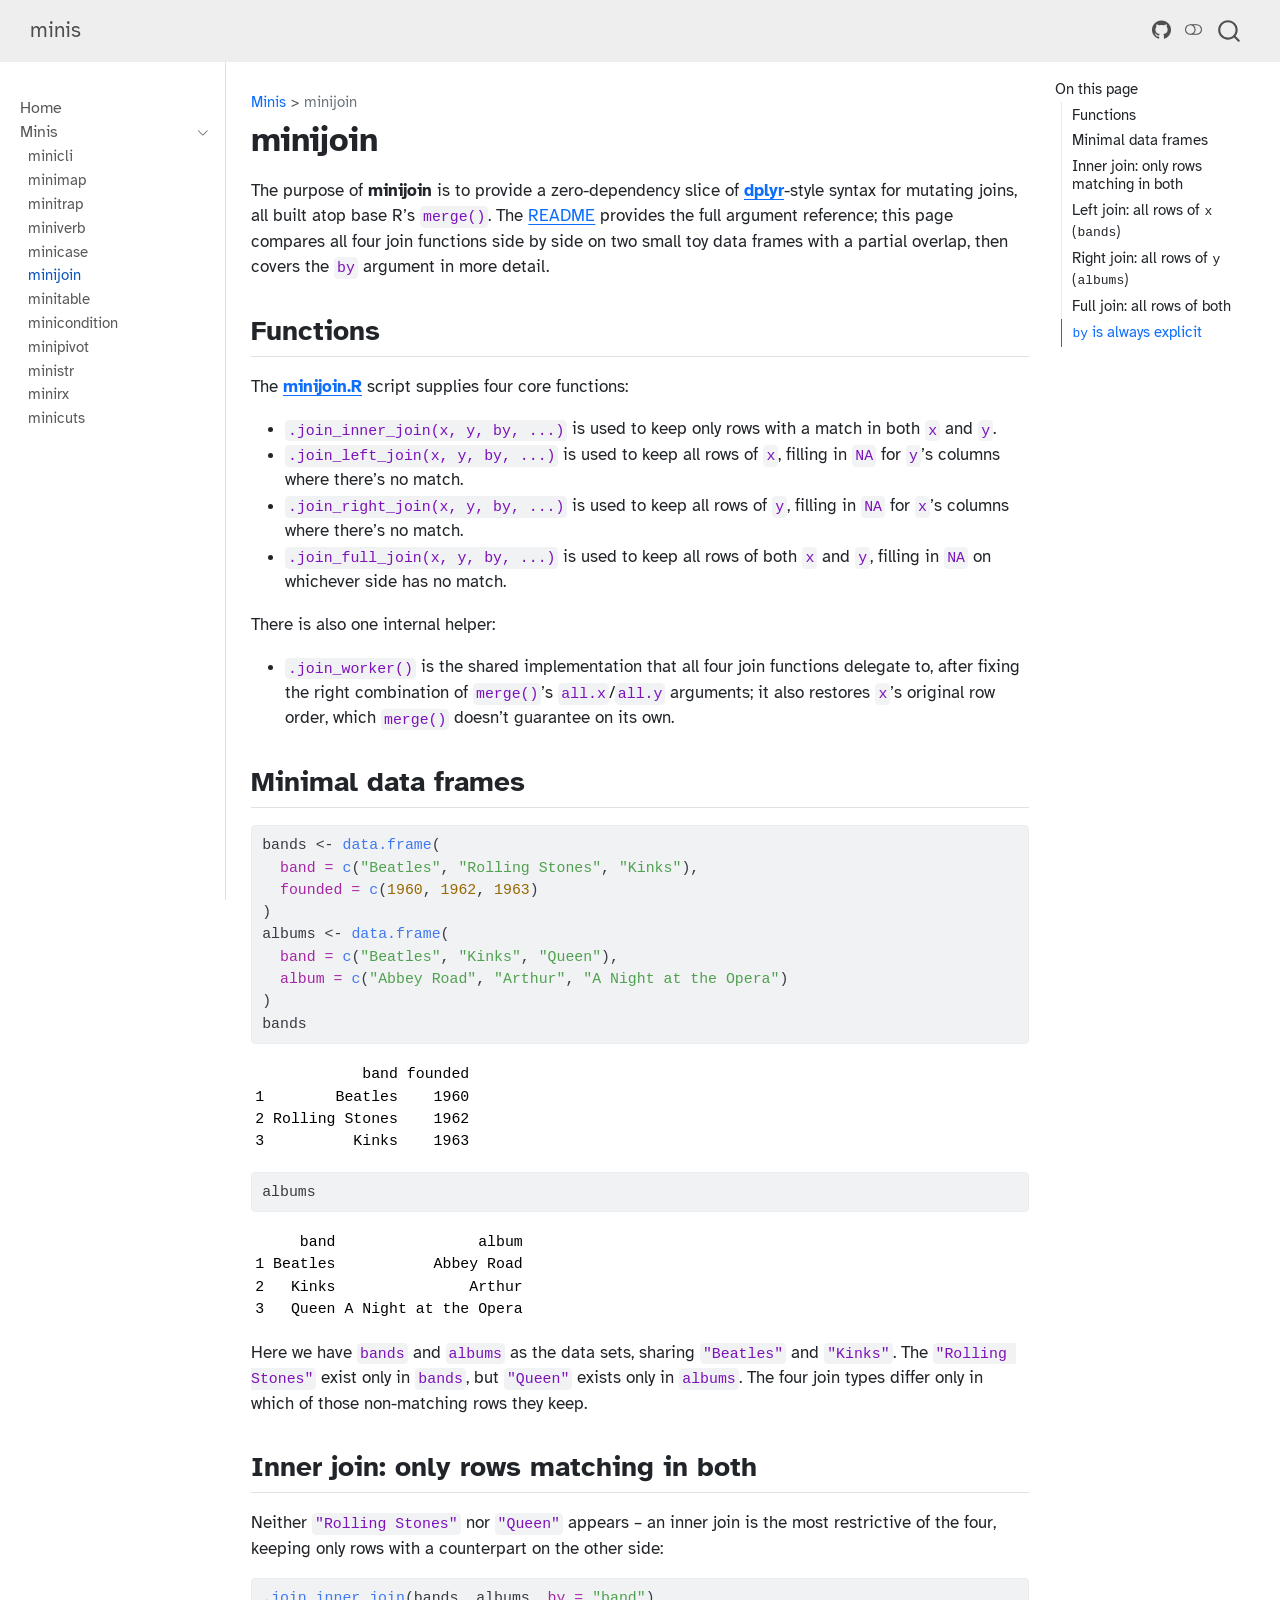
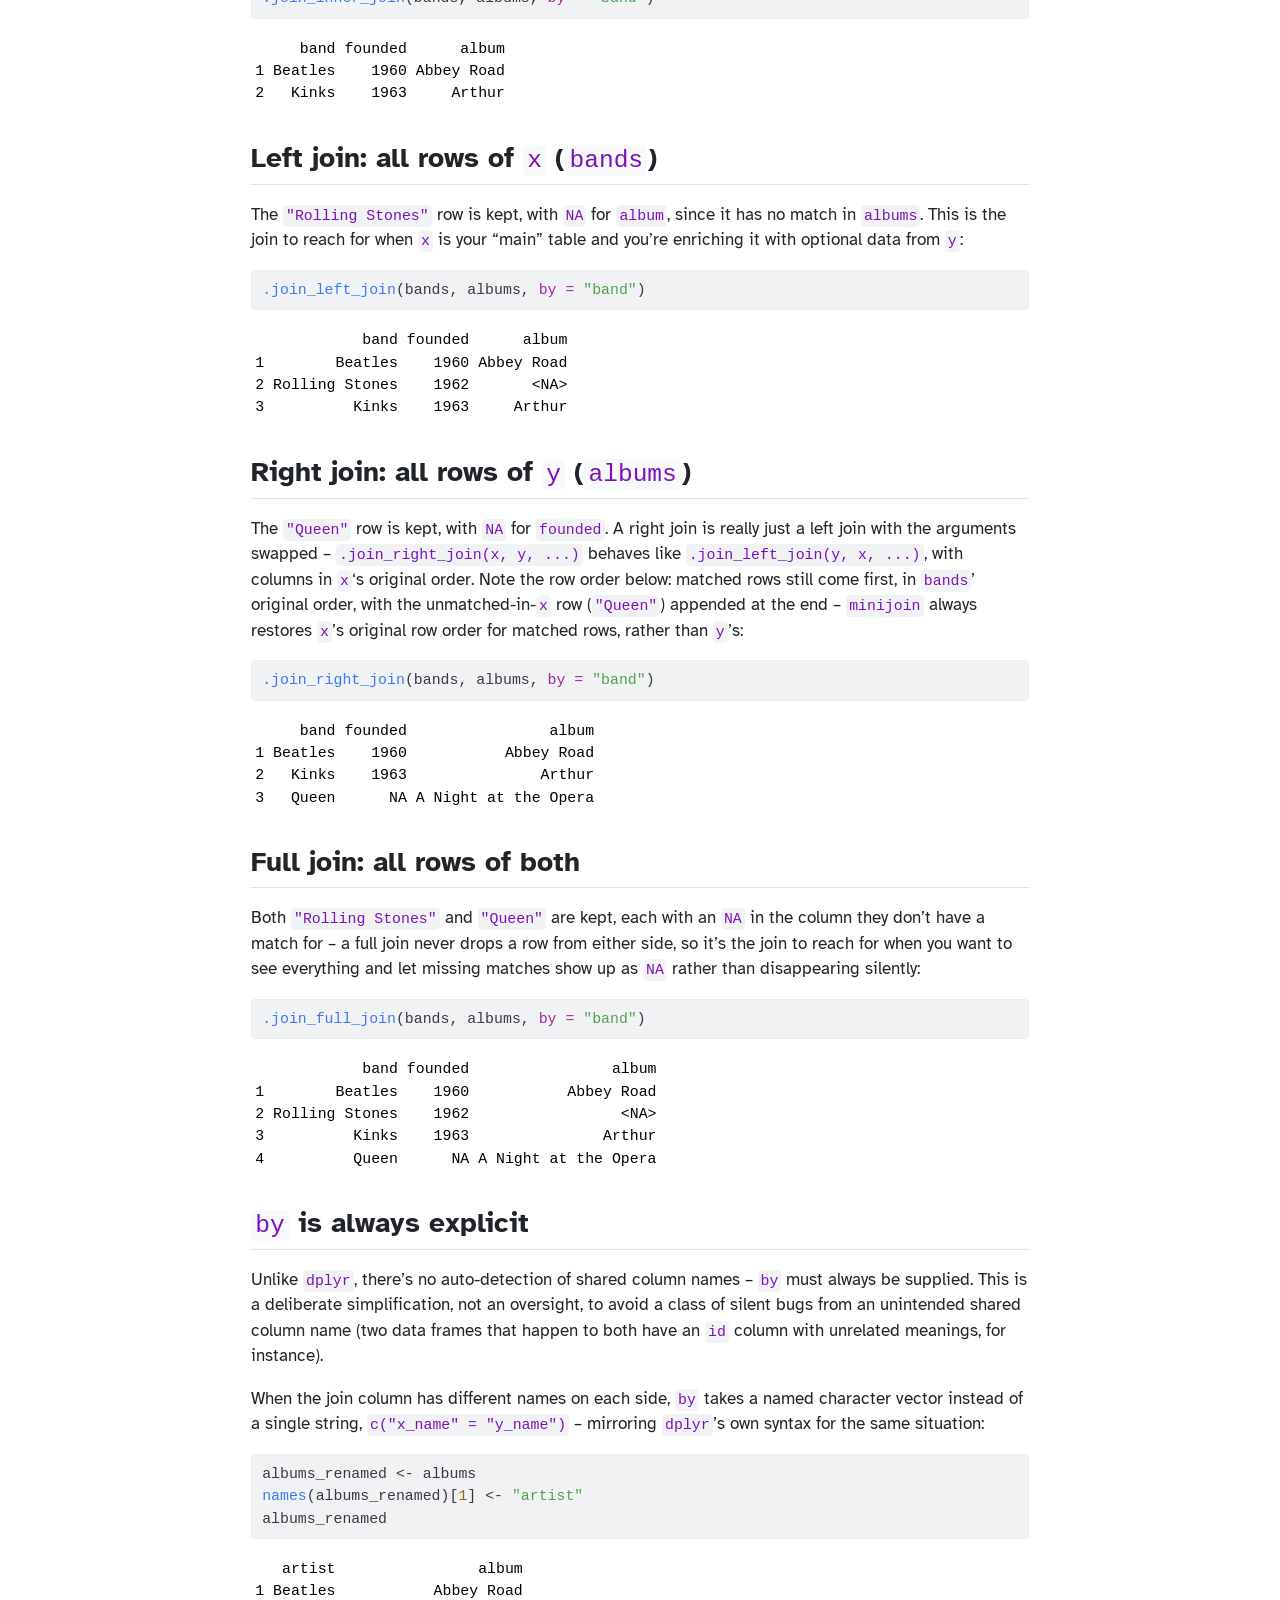
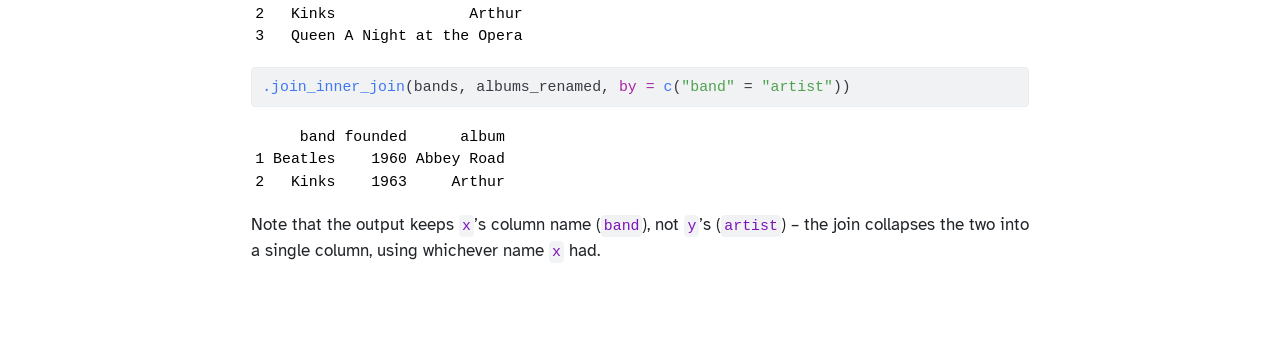
<file: minijoin/index.html>
<!DOCTYPE html>
<html xmlns="http://www.w3.org/1999/xhtml" lang="en" xml:lang="en"><head>

<meta charset="utf-8">
<meta name="generator" content="quarto-1.10.18">

<meta name="viewport" content="width=device-width, initial-scale=1.0, user-scalable=yes">


<title>minijoin – minis</title>
<style>
/* Default styles provided by pandoc.
** See https://pandoc.org/MANUAL.html#variables-for-html for config info.
*/
span.smallcaps{font-variant: small-caps;}
div.columns{display: flex; gap: 1.5em;}
div.column{flex: auto;}
@media screen {
div.columns{gap: min(4vw, 1.5em);}
div.column{overflow-x: auto;}
}
div.hanging-indent{margin-left: 1.5em; text-indent: -1.5em;}
ul.task-list{list-style: none;}
ul.task-list li input[type="checkbox"] {
  width: 0.8em;
  margin: 0 0.8em 0.2em -1em; /* quarto-specific, see https://github.com/quarto-dev/quarto-cli/issues/4556 */ 
  vertical-align: middle;
}
/* CSS for syntax highlighting */
html { -webkit-text-size-adjust: 100%; }
pre > code.sourceCode { white-space: pre; position: relative; }
pre > code.sourceCode > span { display: inline-block; line-height: 1.25; }
pre > code.sourceCode > span:empty { height: 1.2em; }
.sourceCode { overflow: visible; }
code.sourceCode > span { color: inherit; text-decoration: inherit; }
div.sourceCode { margin: 1em 0; }
pre.sourceCode { margin: 0; }
@media screen {
div.sourceCode { overflow: auto; }
}
@media print {
pre > code.sourceCode { white-space: pre-wrap; }
pre > code.sourceCode > span { text-indent: -5em; padding-left: 5em; }
}
pre.numberSource code
  { counter-reset: source-line 0; }
pre.numberSource code > span
  { position: relative; left: -4em; counter-increment: source-line; }
pre.numberSource code > span > a:first-child::before
  { content: counter(source-line);
    position: relative; left: -1em; text-align: right; vertical-align: baseline;
    border: none; display: inline-block;
    -webkit-touch-callout: none; -webkit-user-select: none;
    -khtml-user-select: none; -moz-user-select: none;
    -ms-user-select: none; user-select: none;
    padding: 0 4px; width: 4em;
  }
pre.numberSource { margin-left: 3em;  padding-left: 4px; }
div.sourceCode
  {   }
@media screen {
pre > code.sourceCode > span > a:first-child::before { text-decoration: underline; }
}
</style>


<script src="../site_libs/quarto-nav/quarto-nav.js"></script>
<script src="../site_libs/quarto-nav/headroom.min.js"></script>
<script src="../site_libs/clipboard/clipboard.min.js"></script>
<script src="../site_libs/quarto-search/autocomplete.umd.js"></script>
<script src="../site_libs/quarto-search/fuse.min.js"></script>
<script src="../site_libs/quarto-search/quarto-search.js"></script>
<meta name="quarto:offset" content="../">
<script src="../site_libs/quarto-html/quarto.js" type="module"></script>
<script src="../site_libs/quarto-html/tabsets/tabsets.js" type="module"></script>
<script src="../site_libs/quarto-html/popper.min.js"></script>
<script src="../site_libs/quarto-html/tippy.umd.min.js"></script>
<script src="../site_libs/quarto-html/anchor.min.js"></script>
<link href="../site_libs/quarto-html/tippy.css" rel="stylesheet">
<link href="../site_libs/quarto-html/quarto-syntax-highlighting-eec68b17241c1efd3eae2de50d816e3e.css" rel="stylesheet" class="quarto-color-scheme" id="quarto-text-highlighting-styles">
<link href="../site_libs/quarto-html/quarto-syntax-highlighting-dark-25dec783d6e1d11f8e0bba9e4fbb47f4.css" rel="stylesheet" class="quarto-color-scheme quarto-color-alternate" id="quarto-text-highlighting-styles">
<link href="../site_libs/quarto-html/quarto-syntax-highlighting-eec68b17241c1efd3eae2de50d816e3e.css" rel="stylesheet" class="quarto-color-scheme-extra" id="quarto-text-highlighting-styles">
<script src="../site_libs/bootstrap/bootstrap.min.js"></script>
<link href="../site_libs/bootstrap/bootstrap-icons.css" rel="stylesheet">
<link href="../site_libs/bootstrap/bootstrap-7e4e4291b2584127a858be176ebebf87.min.css" rel="stylesheet" append-hash="true" class="quarto-color-scheme" id="quarto-bootstrap" data-mode="light">
<link href="../site_libs/bootstrap/bootstrap-dark-2667db6709580a6cec7ce532cafc2aea.min.css" rel="stylesheet" append-hash="true" class="quarto-color-scheme quarto-color-alternate" id="quarto-bootstrap" data-mode="dark">
<link href="../site_libs/bootstrap/bootstrap-7e4e4291b2584127a858be176ebebf87.min.css" rel="stylesheet" append-hash="true" class="quarto-color-scheme-extra" id="quarto-bootstrap" data-mode="light">
<script id="quarto-search-options" type="application/json">{
  "location": "navbar",
  "copy-button": false,
  "collapse-after": 3,
  "panel-placement": "end",
  "type": "overlay",
  "limit": 50,
  "keyboard-shortcut": [
    "f",
    "/",
    "s"
  ],
  "show-item-context": false,
  "language": {
    "search-no-results-text": "No results",
    "search-matching-documents-text": "matching documents",
    "search-copy-link-title": "Copy link to search",
    "search-hide-matches-text": "Hide additional matches",
    "search-more-match-text": "more match in this document",
    "search-more-matches-text": "more matches in this document",
    "search-clear-button-title": "Clear",
    "search-text-placeholder": "",
    "search-detached-cancel-button-title": "Cancel",
    "search-submit-button-title": "Submit",
    "search-label": "Search"
  }
}</script>


</head>

<body class="nav-sidebar docked nav-fixed quarto-light"><script id="quarto-html-before-body" type="application/javascript">
    const toggleBodyColorMode = (bsSheetEl) => {
      const mode = bsSheetEl.getAttribute("data-mode");
      const bodyEl = window.document.querySelector("body");
      if (mode === "dark") {
        bodyEl.classList.add("quarto-dark");
        bodyEl.classList.remove("quarto-light");
      } else {
        bodyEl.classList.add("quarto-light");
        bodyEl.classList.remove("quarto-dark");
      }
    }
    const toggleBodyColorPrimary = () => {
      const bsSheetEl = window.document.querySelector("link#quarto-bootstrap:not([rel=disabled-stylesheet])");
      if (bsSheetEl) {
        toggleBodyColorMode(bsSheetEl);
      }
    }
    const setColorSchemeToggle = (alternate) => {
      const toggles = window.document.querySelectorAll('.quarto-color-scheme-toggle');
      for (let i=0; i < toggles.length; i++) {
        const toggle = toggles[i];
        if (toggle) {
          if (alternate) {
            toggle.classList.add("alternate");
          } else {
            toggle.classList.remove("alternate");
          }
        }
      }
    };
    const toggleColorMode = (alternate) => {
      // Switch the stylesheets
      const primaryStylesheets = window.document.querySelectorAll('link.quarto-color-scheme:not(.quarto-color-alternate)');
      const alternateStylesheets = window.document.querySelectorAll('link.quarto-color-scheme.quarto-color-alternate');
      manageTransitions('#quarto-margin-sidebar .nav-link', false);
      if (alternate) {
        // note: dark is layered on light, we don't disable primary!
        enableStylesheet(alternateStylesheets);
        for (const sheetNode of alternateStylesheets) {
          if (sheetNode.id === "quarto-bootstrap") {
            toggleBodyColorMode(sheetNode);
          }
        }
      } else {
        disableStylesheet(alternateStylesheets);
        enableStylesheet(primaryStylesheets)
        toggleBodyColorPrimary();
      }
      manageTransitions('#quarto-margin-sidebar .nav-link', true);
      // Switch the toggles
      setColorSchemeToggle(alternate)
      // Hack to workaround the fact that safari doesn't
      // properly recolor the scrollbar when toggling (#1455)
      if (navigator.userAgent.indexOf('Safari') > 0 && navigator.userAgent.indexOf('Chrome') == -1) {
        manageTransitions("body", false);
        window.scrollTo(0, 1);
        setTimeout(() => {
          window.scrollTo(0, 0);
          manageTransitions("body", true);
        }, 40);
      }
    }
    const disableStylesheet = (stylesheets) => {
      for (let i=0; i < stylesheets.length; i++) {
        const stylesheet = stylesheets[i];
        stylesheet.rel = 'disabled-stylesheet';
      }
    }
    const enableStylesheet = (stylesheets) => {
      for (let i=0; i < stylesheets.length; i++) {
        const stylesheet = stylesheets[i];
        if(stylesheet.rel !== 'stylesheet') { // for Chrome, which will still FOUC without this check
          stylesheet.rel = 'stylesheet';
        }
      }
    }
    const manageTransitions = (selector, allowTransitions) => {
      const els = window.document.querySelectorAll(selector);
      for (let i=0; i < els.length; i++) {
        const el = els[i];
        if (allowTransitions) {
          el.classList.remove('notransition');
        } else {
          el.classList.add('notransition');
        }
      }
    }
    const isFileUrl = () => {
      return window.location.protocol === 'file:';
    }
    const hasAlternateSentinel = () => {
      let styleSentinel = getColorSchemeSentinel();
      if (styleSentinel !== null) {
        return styleSentinel === "alternate";
      } else {
        return false;
      }
    }
    const setStyleSentinel = (alternate) => {
      const value = alternate ? "alternate" : "default";
      if (!isFileUrl()) {
        window.localStorage.setItem("quarto-color-scheme", value);
      } else {
        localAlternateSentinel = value;
      }
    }
    const getColorSchemeSentinel = () => {
      if (!isFileUrl()) {
        const storageValue = window.localStorage.getItem("quarto-color-scheme");
        return storageValue != null ? storageValue : localAlternateSentinel;
      } else {
        return localAlternateSentinel;
      }
    }
    const toggleGiscusIfUsed = (isAlternate, darkModeDefault) => {
      const baseTheme = document.querySelector('#giscus-base-theme')?.value ?? 'light';
      const alternateTheme = document.querySelector('#giscus-alt-theme')?.value ?? 'dark';
      let newTheme = '';
      if(authorPrefersDark) {
        newTheme = isAlternate ? baseTheme : alternateTheme;
      } else {
        newTheme = isAlternate ? alternateTheme : baseTheme;
      }
      const changeGiscusTheme = () => {
        // From: https://github.com/giscus/giscus/issues/336
        const sendMessage = (message) => {
          const iframe = document.querySelector('iframe.giscus-frame');
          if (!iframe) return;
          iframe.contentWindow.postMessage({ giscus: message }, 'https://giscus.app');
        }
        sendMessage({
          setConfig: {
            theme: newTheme
          }
        });
      }
      const isGiscussLoaded = window.document.querySelector('iframe.giscus-frame') !== null;
      if (isGiscussLoaded) {
        changeGiscusTheme();
      }
    };
    const authorPrefersDark = false;
    const queryPrefersDark = window.matchMedia('(prefers-color-scheme: dark)');
    const darkModeDefault = queryPrefersDark.matches;
      document.querySelector('link#quarto-text-highlighting-styles.quarto-color-scheme-extra').rel = 'disabled-stylesheet';
      document.querySelector('link#quarto-bootstrap.quarto-color-scheme-extra').rel = 'disabled-stylesheet';
    let localAlternateSentinel = darkModeDefault ? 'alternate' : 'default';
    // Dark / light mode switch
    window.quartoToggleColorScheme = () => {
      // Read the current dark / light value
      let toAlternate = !hasAlternateSentinel();
      toggleColorMode(toAlternate);
      setStyleSentinel(toAlternate);
      toggleGiscusIfUsed(toAlternate, darkModeDefault);
      window.dispatchEvent(new Event('resize'));
    };
    queryPrefersDark.addEventListener("change", e => {
      if(window.localStorage.getItem("quarto-color-scheme") !== null)
        return;
      const alternate = e.matches
      toggleColorMode(alternate);
      localAlternateSentinel = e.matches ? 'alternate' : 'default'; // this is used alongside local storage!
      toggleGiscusIfUsed(alternate, darkModeDefault);
    });
    // Switch to dark mode if need be
    if (hasAlternateSentinel()) {
      toggleColorMode(true);
    } else {
      toggleColorMode(false);
    }
  </script>

<div id="quarto-search-results"></div>
  <header id="quarto-header" class="headroom fixed-top">
    <nav class="navbar navbar-expand-lg " data-bs-theme="dark">
      <div class="navbar-container container-fluid">
      <div class="navbar-brand-container mx-auto">
    <a class="navbar-brand" href="../index.html">
    <span class="navbar-title">minis</span>
    </a>
  </div>
            <div id="quarto-search" class="" title="Search"></div>
          <button class="navbar-toggler" type="button" data-bs-toggle="collapse" data-bs-target="#navbarCollapse" aria-controls="navbarCollapse" role="menu" aria-expanded="false" aria-label="Toggle navigation" onclick="if (window.quartoToggleHeadroom) { window.quartoToggleHeadroom(); }">
  <span class="navbar-toggler-icon"></span>
</button>
          <div class="collapse navbar-collapse" id="navbarCollapse">
            <ul class="navbar-nav navbar-nav-scroll ms-auto">
  <li class="nav-item compact">
    <a class="nav-link" href="https://github.com/djnavarro/minis"> <i class="bi bi-github" role="img">
</i> 
<span class="menu-text"></span></a>
  </li>  
</ul>
          </div> <!-- /navcollapse -->
            <div class="quarto-navbar-tools">
  <a href="" class="quarto-color-scheme-toggle quarto-navigation-tool  px-1" onclick="window.quartoToggleColorScheme(); return false;" title="Toggle dark mode"><i class="bi"></i></a>
</div>
      </div> <!-- /container-fluid -->
    </nav>
  <nav class="quarto-secondary-nav">
    <div class="container-fluid d-flex">
      <button type="button" class="quarto-btn-toggle btn" data-bs-toggle="collapse" role="button" data-bs-target=".quarto-sidebar-collapse-item" aria-controls="quarto-sidebar" aria-expanded="false" aria-label="Toggle sidebar navigation" onclick="if (window.quartoToggleHeadroom) { window.quartoToggleHeadroom(); }">
        <i class="bi bi-layout-text-sidebar-reverse"></i>
      </button>
        <nav class="quarto-page-breadcrumbs" aria-label="breadcrumb"><ol class="breadcrumb"><li class="breadcrumb-item"><a href="../minicli/index.html">Minis</a></li><li class="breadcrumb-item"><a href="../minijoin/index.html">minijoin</a></li></ol></nav>
        <a class="flex-grow-1" role="navigation" data-bs-toggle="collapse" data-bs-target=".quarto-sidebar-collapse-item" aria-controls="quarto-sidebar" aria-expanded="false" aria-label="Toggle sidebar navigation" onclick="if (window.quartoToggleHeadroom) { window.quartoToggleHeadroom(); }">      
        </a>
    </div>
  </nav>
</header>
<!-- content -->
<div id="quarto-content" class="quarto-container page-columns page-rows-contents page-layout-article page-navbar">
<!-- sidebar -->
  <nav id="quarto-sidebar" class="sidebar collapse collapse-horizontal quarto-sidebar-collapse-item sidebar-navigation docked overflow-auto">
    <div class="sidebar-menu-container"> 
    <ul class="list-unstyled mt-1">
        <li class="sidebar-item">
  <div class="sidebar-item-container"> 
  <a href="../index.html" class="sidebar-item-text sidebar-link">
 <span class="menu-text">Home</span></a>
  </div>
</li>
        <li class="sidebar-item sidebar-item-section">
      <div class="sidebar-item-container"> 
            <a class="sidebar-item-text sidebar-link text-start" data-bs-toggle="collapse" data-bs-target="#quarto-sidebar-section-1" role="navigation" aria-expanded="true">
 <span class="menu-text">Minis</span></a>
          <a class="sidebar-item-toggle text-start" data-bs-toggle="collapse" data-bs-target="#quarto-sidebar-section-1" role="navigation" aria-expanded="true" aria-label="Toggle section">
            <i class="bi bi-chevron-right ms-2"></i>
          </a> 
      </div>
      <ul id="quarto-sidebar-section-1" class="collapse list-unstyled sidebar-section depth1 show">  
          <li class="sidebar-item">
  <div class="sidebar-item-container"> 
  <a href="../minicli/index.html" class="sidebar-item-text sidebar-link">
 <span class="menu-text">minicli</span></a>
  </div>
</li>
          <li class="sidebar-item">
  <div class="sidebar-item-container"> 
  <a href="../minimap/index.html" class="sidebar-item-text sidebar-link">
 <span class="menu-text">minimap</span></a>
  </div>
</li>
          <li class="sidebar-item">
  <div class="sidebar-item-container"> 
  <a href="../minitrap/index.html" class="sidebar-item-text sidebar-link">
 <span class="menu-text">minitrap</span></a>
  </div>
</li>
          <li class="sidebar-item">
  <div class="sidebar-item-container"> 
  <a href="../miniverb/index.html" class="sidebar-item-text sidebar-link">
 <span class="menu-text">miniverb</span></a>
  </div>
</li>
          <li class="sidebar-item">
  <div class="sidebar-item-container"> 
  <a href="../minicase/index.html" class="sidebar-item-text sidebar-link">
 <span class="menu-text">minicase</span></a>
  </div>
</li>
          <li class="sidebar-item">
  <div class="sidebar-item-container"> 
  <a href="../minijoin/index.html" class="sidebar-item-text sidebar-link active">
 <span class="menu-text">minijoin</span></a>
  </div>
</li>
          <li class="sidebar-item">
  <div class="sidebar-item-container"> 
  <a href="../minitable/index.html" class="sidebar-item-text sidebar-link">
 <span class="menu-text">minitable</span></a>
  </div>
</li>
          <li class="sidebar-item">
  <div class="sidebar-item-container"> 
  <a href="../minicondition/index.html" class="sidebar-item-text sidebar-link">
 <span class="menu-text">minicondition</span></a>
  </div>
</li>
          <li class="sidebar-item">
  <div class="sidebar-item-container"> 
  <a href="../minipivot/index.html" class="sidebar-item-text sidebar-link">
 <span class="menu-text">minipivot</span></a>
  </div>
</li>
          <li class="sidebar-item">
  <div class="sidebar-item-container"> 
  <a href="../ministr/index.html" class="sidebar-item-text sidebar-link">
 <span class="menu-text">ministr</span></a>
  </div>
</li>
          <li class="sidebar-item">
  <div class="sidebar-item-container"> 
  <a href="../minirx/index.html" class="sidebar-item-text sidebar-link">
 <span class="menu-text">minirx</span></a>
  </div>
</li>
          <li class="sidebar-item">
  <div class="sidebar-item-container"> 
  <a href="../minicuts/index.html" class="sidebar-item-text sidebar-link">
 <span class="menu-text">minicuts</span></a>
  </div>
</li>
      </ul>
  </li>
    </ul>
    </div>
</nav>
<div id="quarto-sidebar-glass" class="quarto-sidebar-collapse-item" data-bs-toggle="collapse" data-bs-target=".quarto-sidebar-collapse-item"></div>
<!-- margin-sidebar -->
    <div id="quarto-margin-sidebar" class="sidebar margin-sidebar">
        <nav id="TOC" role="doc-toc" class="toc-active">
    <h2 id="toc-title">On this page</h2>
   
  <ul>
  <li><a href="#functions" id="toc-functions" class="nav-link active" data-scroll-target="#functions">Functions</a></li>
  <li><a href="#minimal-data-frames" id="toc-minimal-data-frames" class="nav-link" data-scroll-target="#minimal-data-frames">Minimal data frames</a></li>
  <li><a href="#inner-join-only-rows-matching-in-both" id="toc-inner-join-only-rows-matching-in-both" class="nav-link" data-scroll-target="#inner-join-only-rows-matching-in-both">Inner join: only rows matching in both</a></li>
  <li><a href="#left-join-all-rows-of-x-bands" id="toc-left-join-all-rows-of-x-bands" class="nav-link" data-scroll-target="#left-join-all-rows-of-x-bands">Left join: all rows of <code>x</code> (<code>bands</code>)</a></li>
  <li><a href="#right-join-all-rows-of-y-albums" id="toc-right-join-all-rows-of-y-albums" class="nav-link" data-scroll-target="#right-join-all-rows-of-y-albums">Right join: all rows of <code>y</code> (<code>albums</code>)</a></li>
  <li><a href="#full-join-all-rows-of-both" id="toc-full-join-all-rows-of-both" class="nav-link" data-scroll-target="#full-join-all-rows-of-both">Full join: all rows of both</a></li>
  <li><a href="#by-is-always-explicit" id="toc-by-is-always-explicit" class="nav-link" data-scroll-target="#by-is-always-explicit"><code>by</code> is always explicit</a></li>
  </ul>
</nav>
    </div>
<!-- main -->
<main class="content" id="quarto-document-content">


<header id="title-block-header" class="quarto-title-block default"><nav class="quarto-page-breadcrumbs quarto-title-breadcrumbs d-none d-lg-block" aria-label="breadcrumb"><ol class="breadcrumb"><li class="breadcrumb-item"><a href="../minicli/index.html">Minis</a></li><li class="breadcrumb-item"><a href="../minijoin/index.html">minijoin</a></li></ol></nav>
<div class="quarto-title">
<h1 class="title">minijoin</h1>
</div>



<div class="quarto-title-meta">

    
  
    
  </div>
  


</header>


<p>The purpose of <strong>minijoin</strong> is to provide a zero-dependency slice of <a href="https://dplyr.tidyverse.org/"><strong>dplyr</strong></a>-style syntax for mutating joins, all built atop base R’s <code>merge()</code>. The <a href="https://github.com/djnavarro/minis/tree/main/minijoin">README</a> provides the full argument reference; this page compares all four join functions side by side on two small toy data frames with a partial overlap, then covers the <code>by</code> argument in more detail.</p>
<section id="functions" class="level2">
<h2 class="anchored" data-anchor-id="functions">Functions</h2>
<p>The <a href="https://github.com/djnavarro/minis/blob/main/minijoin/minijoin.R"><strong>minijoin.R</strong></a> script supplies four core functions:</p>
<ul>
<li><code>.join_inner_join(x, y, by, ...)</code> is used to keep only rows with a match in both <code>x</code> and <code>y</code>.</li>
<li><code>.join_left_join(x, y, by, ...)</code> is used to keep all rows of <code>x</code>, filling in <code>NA</code> for <code>y</code>’s columns where there’s no match.</li>
<li><code>.join_right_join(x, y, by, ...)</code> is used to keep all rows of <code>y</code>, filling in <code>NA</code> for <code>x</code>’s columns where there’s no match.</li>
<li><code>.join_full_join(x, y, by, ...)</code> is used to keep all rows of both <code>x</code> and <code>y</code>, filling in <code>NA</code> on whichever side has no match.</li>
</ul>
<p>There is also one internal helper:</p>
<ul>
<li><code>.join_worker()</code> is the shared implementation that all four join functions delegate to, after fixing the right combination of <code>merge()</code>’s <code>all.x</code>/<code>all.y</code> arguments; it also restores <code>x</code>’s original row order, which <code>merge()</code> doesn’t guarantee on its own.</li>
</ul>
</section>
<section id="minimal-data-frames" class="level2">
<h2 class="anchored" data-anchor-id="minimal-data-frames">Minimal data frames</h2>
<div class="cell">
<div class="code-copy-outer-scaffold"><div class="sourceCode cell-code" id="cb1"><pre class="sourceCode r code-with-copy"><code class="sourceCode r"><span id="cb1-1"><a href="#cb1-1" aria-hidden="true" tabindex="-1"></a>bands <span class="ot">&lt;-</span> <span class="fu">data.frame</span>(</span>
<span id="cb1-2"><a href="#cb1-2" aria-hidden="true" tabindex="-1"></a>  <span class="at">band =</span> <span class="fu">c</span>(<span class="st">"Beatles"</span>, <span class="st">"Rolling Stones"</span>, <span class="st">"Kinks"</span>),</span>
<span id="cb1-3"><a href="#cb1-3" aria-hidden="true" tabindex="-1"></a>  <span class="at">founded =</span> <span class="fu">c</span>(<span class="dv">1960</span>, <span class="dv">1962</span>, <span class="dv">1963</span>)</span>
<span id="cb1-4"><a href="#cb1-4" aria-hidden="true" tabindex="-1"></a>)</span>
<span id="cb1-5"><a href="#cb1-5" aria-hidden="true" tabindex="-1"></a>albums <span class="ot">&lt;-</span> <span class="fu">data.frame</span>(</span>
<span id="cb1-6"><a href="#cb1-6" aria-hidden="true" tabindex="-1"></a>  <span class="at">band =</span> <span class="fu">c</span>(<span class="st">"Beatles"</span>, <span class="st">"Kinks"</span>, <span class="st">"Queen"</span>),</span>
<span id="cb1-7"><a href="#cb1-7" aria-hidden="true" tabindex="-1"></a>  <span class="at">album =</span> <span class="fu">c</span>(<span class="st">"Abbey Road"</span>, <span class="st">"Arthur"</span>, <span class="st">"A Night at the Opera"</span>)</span>
<span id="cb1-8"><a href="#cb1-8" aria-hidden="true" tabindex="-1"></a>)</span>
<span id="cb1-9"><a href="#cb1-9" aria-hidden="true" tabindex="-1"></a>bands</span></code></pre></div><button title="Copy to Clipboard" class="code-copy-button"><i class="bi"></i></button></div>
<div class="cell-output cell-output-stdout">
<pre><code>            band founded
1        Beatles    1960
2 Rolling Stones    1962
3          Kinks    1963</code></pre>
</div>
<div class="code-copy-outer-scaffold"><div class="sourceCode cell-code" id="cb3"><pre class="sourceCode r code-with-copy"><code class="sourceCode r"><span id="cb3-1"><a href="#cb3-1" aria-hidden="true" tabindex="-1"></a>albums</span></code></pre></div><button title="Copy to Clipboard" class="code-copy-button"><i class="bi"></i></button></div>
<div class="cell-output cell-output-stdout">
<pre><code>     band                album
1 Beatles           Abbey Road
2   Kinks               Arthur
3   Queen A Night at the Opera</code></pre>
</div>
</div>
<p>Here we have <code>bands</code> and <code>albums</code> as the data sets, sharing <code>"Beatles"</code> and <code>"Kinks"</code>. The <code>"Rolling Stones"</code> exist only in <code>bands</code>, but <code>"Queen"</code> exists only in <code>albums</code>. The four join types differ only in which of those non-matching rows they keep.</p>
</section>
<section id="inner-join-only-rows-matching-in-both" class="level2">
<h2 class="anchored" data-anchor-id="inner-join-only-rows-matching-in-both">Inner join: only rows matching in both</h2>
<p>Neither <code>"Rolling Stones"</code> nor <code>"Queen"</code> appears – an inner join is the most restrictive of the four, keeping only rows with a counterpart on the other side:</p>
<div class="cell">
<div class="code-copy-outer-scaffold"><div class="sourceCode cell-code" id="cb5"><pre class="sourceCode r code-with-copy"><code class="sourceCode r"><span id="cb5-1"><a href="#cb5-1" aria-hidden="true" tabindex="-1"></a><span class="fu">.join_inner_join</span>(bands, albums, <span class="at">by =</span> <span class="st">"band"</span>)</span></code></pre></div><button title="Copy to Clipboard" class="code-copy-button"><i class="bi"></i></button></div>
<div class="cell-output cell-output-stdout">
<pre><code>     band founded      album
1 Beatles    1960 Abbey Road
2   Kinks    1963     Arthur</code></pre>
</div>
</div>
</section>
<section id="left-join-all-rows-of-x-bands" class="level2">
<h2 class="anchored" data-anchor-id="left-join-all-rows-of-x-bands">Left join: all rows of <code>x</code> (<code>bands</code>)</h2>
<p>The <code>"Rolling Stones"</code> row is kept, with <code>NA</code> for <code>album</code>, since it has no match in <code>albums</code>. This is the join to reach for when <code>x</code> is your “main” table and you’re enriching it with optional data from <code>y</code>:</p>
<div class="cell">
<div class="code-copy-outer-scaffold"><div class="sourceCode cell-code" id="cb7"><pre class="sourceCode r code-with-copy"><code class="sourceCode r"><span id="cb7-1"><a href="#cb7-1" aria-hidden="true" tabindex="-1"></a><span class="fu">.join_left_join</span>(bands, albums, <span class="at">by =</span> <span class="st">"band"</span>)</span></code></pre></div><button title="Copy to Clipboard" class="code-copy-button"><i class="bi"></i></button></div>
<div class="cell-output cell-output-stdout">
<pre><code>            band founded      album
1        Beatles    1960 Abbey Road
2 Rolling Stones    1962       &lt;NA&gt;
3          Kinks    1963     Arthur</code></pre>
</div>
</div>
</section>
<section id="right-join-all-rows-of-y-albums" class="level2">
<h2 class="anchored" data-anchor-id="right-join-all-rows-of-y-albums">Right join: all rows of <code>y</code> (<code>albums</code>)</h2>
<p>The <code>"Queen"</code> row is kept, with <code>NA</code> for <code>founded</code>. A right join is really just a left join with the arguments swapped – <code>.join_right_join(x, y, ...)</code> behaves like <code>.join_left_join(y, x, ...)</code>, with columns in <code>x</code>‘s original order. Note the row order below: matched rows still come first, in <code>bands</code>’ original order, with the unmatched-in-<code>x</code> row (<code>"Queen"</code>) appended at the end – <code>minijoin</code> always restores <code>x</code>’s original row order for matched rows, rather than <code>y</code>’s:</p>
<div class="cell">
<div class="code-copy-outer-scaffold"><div class="sourceCode cell-code" id="cb9"><pre class="sourceCode r code-with-copy"><code class="sourceCode r"><span id="cb9-1"><a href="#cb9-1" aria-hidden="true" tabindex="-1"></a><span class="fu">.join_right_join</span>(bands, albums, <span class="at">by =</span> <span class="st">"band"</span>)</span></code></pre></div><button title="Copy to Clipboard" class="code-copy-button"><i class="bi"></i></button></div>
<div class="cell-output cell-output-stdout">
<pre><code>     band founded                album
1 Beatles    1960           Abbey Road
2   Kinks    1963               Arthur
3   Queen      NA A Night at the Opera</code></pre>
</div>
</div>
</section>
<section id="full-join-all-rows-of-both" class="level2">
<h2 class="anchored" data-anchor-id="full-join-all-rows-of-both">Full join: all rows of both</h2>
<p>Both <code>"Rolling Stones"</code> and <code>"Queen"</code> are kept, each with an <code>NA</code> in the column they don’t have a match for – a full join never drops a row from either side, so it’s the join to reach for when you want to see everything and let missing matches show up as <code>NA</code> rather than disappearing silently:</p>
<div class="cell">
<div class="code-copy-outer-scaffold"><div class="sourceCode cell-code" id="cb11"><pre class="sourceCode r code-with-copy"><code class="sourceCode r"><span id="cb11-1"><a href="#cb11-1" aria-hidden="true" tabindex="-1"></a><span class="fu">.join_full_join</span>(bands, albums, <span class="at">by =</span> <span class="st">"band"</span>)</span></code></pre></div><button title="Copy to Clipboard" class="code-copy-button"><i class="bi"></i></button></div>
<div class="cell-output cell-output-stdout">
<pre><code>            band founded                album
1        Beatles    1960           Abbey Road
2 Rolling Stones    1962                 &lt;NA&gt;
3          Kinks    1963               Arthur
4          Queen      NA A Night at the Opera</code></pre>
</div>
</div>
</section>
<section id="by-is-always-explicit" class="level2">
<h2 class="anchored" data-anchor-id="by-is-always-explicit"><code>by</code> is always explicit</h2>
<p>Unlike <code>dplyr</code>, there’s no auto-detection of shared column names – <code>by</code> must always be supplied. This is a deliberate simplification, not an oversight, to avoid a class of silent bugs from an unintended shared column name (two data frames that happen to both have an <code>id</code> column with unrelated meanings, for instance).</p>
<p>When the join column has different names on each side, <code>by</code> takes a named character vector instead of a single string, <code>c("x_name" = "y_name")</code> – mirroring <code>dplyr</code>’s own syntax for the same situation:</p>
<div class="cell">
<div class="code-copy-outer-scaffold"><div class="sourceCode cell-code" id="cb13"><pre class="sourceCode r code-with-copy"><code class="sourceCode r"><span id="cb13-1"><a href="#cb13-1" aria-hidden="true" tabindex="-1"></a>albums_renamed <span class="ot">&lt;-</span> albums</span>
<span id="cb13-2"><a href="#cb13-2" aria-hidden="true" tabindex="-1"></a><span class="fu">names</span>(albums_renamed)[<span class="dv">1</span>] <span class="ot">&lt;-</span> <span class="st">"artist"</span></span>
<span id="cb13-3"><a href="#cb13-3" aria-hidden="true" tabindex="-1"></a>albums_renamed</span></code></pre></div><button title="Copy to Clipboard" class="code-copy-button"><i class="bi"></i></button></div>
<div class="cell-output cell-output-stdout">
<pre><code>   artist                album
1 Beatles           Abbey Road
2   Kinks               Arthur
3   Queen A Night at the Opera</code></pre>
</div>
<div class="code-copy-outer-scaffold"><div class="sourceCode cell-code" id="cb15"><pre class="sourceCode r code-with-copy"><code class="sourceCode r"><span id="cb15-1"><a href="#cb15-1" aria-hidden="true" tabindex="-1"></a><span class="fu">.join_inner_join</span>(bands, albums_renamed, <span class="at">by =</span> <span class="fu">c</span>(<span class="st">"band"</span> <span class="ot">=</span> <span class="st">"artist"</span>))</span></code></pre></div><button title="Copy to Clipboard" class="code-copy-button"><i class="bi"></i></button></div>
<div class="cell-output cell-output-stdout">
<pre><code>     band founded      album
1 Beatles    1960 Abbey Road
2   Kinks    1963     Arthur</code></pre>
</div>
</div>
<p>Note that the output keeps <code>x</code>’s column name (<code>band</code>), not <code>y</code>’s (<code>artist</code>) – the join collapses the two into a single column, using whichever name <code>x</code> had.</p>


</section>

</main> <!-- /main -->
<script id="quarto-html-after-body" type="application/javascript">
  window.document.addEventListener("DOMContentLoaded", function (event) {
    // Ensure there is a toggle, if there isn't float one in the top right
    if (window.document.querySelector('.quarto-color-scheme-toggle') === null) {
      const a = window.document.createElement('a');
      a.classList.add('top-right');
      a.classList.add('quarto-color-scheme-toggle');
      a.href = "";
      a.onclick = function() { try { window.quartoToggleColorScheme(); } catch {} return false; };
      const i = window.document.createElement("i");
      i.classList.add('bi');
      a.appendChild(i);
      window.document.body.appendChild(a);
    }
    setColorSchemeToggle(hasAlternateSentinel())
    const icon = "";
    const anchorJS = new window.AnchorJS();
    anchorJS.options = {
      placement: 'right',
      icon: icon
    };
    anchorJS.add('.anchored');
    const isCodeAnnotation = (el) => {
      for (const clz of el.classList) {
        if (clz.startsWith('code-annotation-')) {                     
          return true;
        }
      }
      return false;
    }
    const onCopySuccess = function(e) {
      // button target
      const button = e.trigger;
      // don't keep focus
      button.blur();
      // flash "checked"
      button.classList.add('code-copy-button-checked');
      var currentTitle = button.getAttribute("title");
      button.setAttribute("title", "Copied!");
      let tooltip;
      if (window.bootstrap) {
        button.setAttribute("data-bs-toggle", "tooltip");
        button.setAttribute("data-bs-placement", "left");
        button.setAttribute("data-bs-title", "Copied!");
        tooltip = new bootstrap.Tooltip(button, 
          { trigger: "manual", 
            customClass: "code-copy-button-tooltip",
            offset: [0, -8]});
        tooltip.show();    
      }
      setTimeout(function() {
        if (tooltip) {
          tooltip.hide();
          button.removeAttribute("data-bs-title");
          button.removeAttribute("data-bs-toggle");
          button.removeAttribute("data-bs-placement");
        }
        button.setAttribute("title", currentTitle);
        button.classList.remove('code-copy-button-checked');
      }, 1000);
      // clear code selection
      e.clearSelection();
    }
    const getTextToCopy = function(trigger) {
      const outerScaffold = trigger.parentElement.cloneNode(true);
      const codeEl = outerScaffold.querySelector('code');
      for (const childEl of codeEl.children) {
        if (isCodeAnnotation(childEl)) {
          childEl.remove();
        }
      }
      return codeEl.innerText;
    }
    const clipboard = new window.ClipboardJS('.code-copy-button:not([data-in-quarto-modal])', {
      text: getTextToCopy
    });
    clipboard.on('success', onCopySuccess);
    if (window.document.getElementById('quarto-embedded-source-code-modal')) {
      const clipboardModal = new window.ClipboardJS('.code-copy-button[data-in-quarto-modal]', {
        text: getTextToCopy,
        container: window.document.getElementById('quarto-embedded-source-code-modal')
      });
      clipboardModal.on('success', onCopySuccess);
    }
      var localhostRegex = new RegExp(/^(?:http|https):\/\/localhost\:?[0-9]*\//);
      var mailtoRegex = new RegExp(/^mailto:/);
        var filterRegex = new RegExp('/' + window.location.host + '/');
      var isInternal = (href) => {
          return filterRegex.test(href) || localhostRegex.test(href) || mailtoRegex.test(href);
      }
      // Inspect non-navigation links and adorn them if external
     var links = window.document.querySelectorAll('a[href]:not(.nav-link):not(.navbar-brand):not(.toc-action):not(.sidebar-link):not(.sidebar-item-toggle):not(.pagination-link):not(.no-external):not([aria-hidden]):not(.dropdown-item):not(.quarto-navigation-tool):not(.about-link)');
      for (var i=0; i<links.length; i++) {
        const link = links[i];
        if (!isInternal(link.href)) {
          // undo the damage that might have been done by quarto-nav.js in the case of
          // links that we want to consider external
          if (link.dataset.originalHref !== undefined) {
            link.href = link.dataset.originalHref;
          }
        }
      }
    function tippyHover(el, contentFn, onTriggerFn, onUntriggerFn) {
      const config = {
        allowHTML: true,
        maxWidth: 500,
        delay: 100,
        arrow: false,
        appendTo: function(el) {
            return el.parentElement;
        },
        interactive: true,
        interactiveBorder: 10,
        theme: 'quarto',
        placement: 'bottom-start',
      };
      if (contentFn) {
        config.content = contentFn;
      }
      if (onTriggerFn) {
        config.onTrigger = onTriggerFn;
      }
      if (onUntriggerFn) {
        config.onUntrigger = onUntriggerFn;
      }
      window.tippy(el, config); 
    }
    const noterefs = window.document.querySelectorAll('a[role="doc-noteref"]');
    for (var i=0; i<noterefs.length; i++) {
      const ref = noterefs[i];
      tippyHover(ref, function() {
        // use id or data attribute instead here
        let href = ref.getAttribute('data-footnote-href') || ref.getAttribute('href');
        try { href = new URL(href).hash; } catch {}
        const id = href.replace(/^#\/?/, "");
        const note = window.document.getElementById(id);
        if (note) {
          return note.innerHTML;
        } else {
          return "";
        }
      });
    }
    const xrefs = window.document.querySelectorAll('a.quarto-xref');
    const processXRef = (id, note) => {
      // Strip column container classes
      const stripColumnClz = (el) => {
        el.classList.remove("page-full", "page-columns");
        if (el.children) {
          for (const child of el.children) {
            stripColumnClz(child);
          }
        }
      }
      stripColumnClz(note)
      if (id === null || id.startsWith('sec-')) {
        // Special case sections, only their first couple elements
        const container = document.createElement("div");
        if (note.children && note.children.length > 2) {
          container.appendChild(note.children[0].cloneNode(true));
          for (let i = 1; i < note.children.length; i++) {
            const child = note.children[i];
            if (child.tagName === "P" && child.innerText === "") {
              continue;
            } else {
              container.appendChild(child.cloneNode(true));
              break;
            }
          }
          if (window.Quarto?.typesetMath) {
            window.Quarto.typesetMath(container);
          }
          return container.innerHTML
        } else {
          if (window.Quarto?.typesetMath) {
            window.Quarto.typesetMath(note);
          }
          return note.innerHTML;
        }
      } else {
        // Remove any anchor links if they are present
        const anchorLink = note.querySelector('a.anchorjs-link');
        if (anchorLink) {
          anchorLink.remove();
        }
        if (window.Quarto?.typesetMath) {
          window.Quarto.typesetMath(note);
        }
        if (note.classList.contains("callout")) {
          return note.outerHTML;
        } else {
          return note.innerHTML;
        }
      }
    }
    for (var i=0; i<xrefs.length; i++) {
      const xref = xrefs[i];
      tippyHover(xref, undefined, function(instance) {
        instance.disable();
        let url = xref.getAttribute('href');
        let hash = undefined; 
        if (url.startsWith('#')) {
          hash = url;
        } else {
          try { hash = new URL(url).hash; } catch {}
        }
        if (hash) {
          const id = hash.replace(/^#\/?/, "");
          const note = window.document.getElementById(id);
          if (note !== null) {
            try {
              const html = processXRef(id, note.cloneNode(true));
              instance.setContent(html);
            } finally {
              instance.enable();
              instance.show();
            }
          } else {
            // See if we can fetch this
            fetch(url.split('#')[0])
            .then(res => res.text())
            .then(html => {
              const parser = new DOMParser();
              const htmlDoc = parser.parseFromString(html, "text/html");
              const note = htmlDoc.getElementById(id);
              if (note !== null) {
                const html = processXRef(id, note);
                instance.setContent(html);
              } 
            }).finally(() => {
              instance.enable();
              instance.show();
            });
          }
        } else {
          // See if we can fetch a full url (with no hash to target)
          // This is a special case and we should probably do some content thinning / targeting
          fetch(url)
          .then(res => res.text())
          .then(html => {
            const parser = new DOMParser();
            const htmlDoc = parser.parseFromString(html, "text/html");
            const note = htmlDoc.querySelector('main.content');
            if (note !== null) {
              // This should only happen for chapter cross references
              // (since there is no id in the URL)
              // remove the first header
              if (note.children.length > 0 && note.children[0].tagName === "HEADER") {
                note.children[0].remove();
              }
              const html = processXRef(null, note);
              instance.setContent(html);
            } 
          }).finally(() => {
            instance.enable();
            instance.show();
          });
        }
      }, function(instance) {
      });
    }
        let selectedAnnoteEl;
        const selectorForAnnotation = ( cell, annotation) => {
          let cellAttr = 'data-code-cell="' + cell + '"';
          let lineAttr = 'data-code-annotation="' +  annotation + '"';
          const selector = 'span[' + cellAttr + '][' + lineAttr + ']';
          return selector;
        }
        const selectCodeLines = (annoteEl) => {
          const doc = window.document;
          const targetCell = annoteEl.getAttribute("data-target-cell");
          const targetAnnotation = annoteEl.getAttribute("data-target-annotation");
          const annoteSpan = window.document.querySelector(selectorForAnnotation(targetCell, targetAnnotation));
          const lines = annoteSpan.getAttribute("data-code-lines").split(",");
          const lineIds = lines.map((line) => {
            return targetCell + "-" + line;
          })
          let top = null;
          let height = null;
          let parent = null;
          if (lineIds.length > 0) {
              //compute the position of the single el (top and bottom and make a div)
              const el = window.document.getElementById(lineIds[0]);
              top = el.offsetTop;
              height = el.offsetHeight;
              parent = el.parentElement.parentElement;
            if (lineIds.length > 1) {
              const lastEl = window.document.getElementById(lineIds[lineIds.length - 1]);
              const bottom = lastEl.offsetTop + lastEl.offsetHeight;
              height = bottom - top;
            }
            if (top !== null && height !== null && parent !== null) {
              // cook up a div (if necessary) and position it 
              let div = window.document.getElementById("code-annotation-line-highlight");
              if (div === null) {
                div = window.document.createElement("div");
                div.setAttribute("id", "code-annotation-line-highlight");
                div.style.position = 'absolute';
                parent.appendChild(div);
              }
              div.style.top = top - 2 + "px";
              div.style.height = height + 4 + "px";
              div.style.left = 0;
              let gutterDiv = window.document.getElementById("code-annotation-line-highlight-gutter");
              if (gutterDiv === null) {
                gutterDiv = window.document.createElement("div");
                gutterDiv.setAttribute("id", "code-annotation-line-highlight-gutter");
                gutterDiv.style.position = 'absolute';
                const codeCell = window.document.getElementById(targetCell);
                const gutter = codeCell.querySelector('.code-annotation-gutter');
                gutter.appendChild(gutterDiv);
              }
              gutterDiv.style.top = top - 2 + "px";
              gutterDiv.style.height = height + 4 + "px";
            }
            selectedAnnoteEl = annoteEl;
          }
        };
        const unselectCodeLines = () => {
          const elementsIds = ["code-annotation-line-highlight", "code-annotation-line-highlight-gutter"];
          elementsIds.forEach((elId) => {
            const div = window.document.getElementById(elId);
            if (div) {
              div.remove();
            }
          });
          selectedAnnoteEl = undefined;
        };
          // Handle positioning of the toggle
      window.addEventListener(
        "resize",
        throttle(() => {
          elRect = undefined;
          if (selectedAnnoteEl) {
            selectCodeLines(selectedAnnoteEl);
          }
        }, 10)
      );
      function throttle(fn, ms) {
      let throttle = false;
      let timer;
        return (...args) => {
          if(!throttle) { // first call gets through
              fn.apply(this, args);
              throttle = true;
          } else { // all the others get throttled
              if(timer) clearTimeout(timer); // cancel #2
              timer = setTimeout(() => {
                fn.apply(this, args);
                timer = throttle = false;
              }, ms);
          }
        };
      }
        // Attach click handler to the DT
        const annoteDls = window.document.querySelectorAll('dt[data-target-cell]');
        for (const annoteDlNode of annoteDls) {
          annoteDlNode.addEventListener('click', (event) => {
            const clickedEl = event.target;
            if (clickedEl !== selectedAnnoteEl) {
              unselectCodeLines();
              const activeEl = window.document.querySelector('dt[data-target-cell].code-annotation-active');
              if (activeEl) {
                activeEl.classList.remove('code-annotation-active');
              }
              selectCodeLines(clickedEl);
              clickedEl.classList.add('code-annotation-active');
            } else {
              // Unselect the line
              unselectCodeLines();
              clickedEl.classList.remove('code-annotation-active');
            }
          });
        }
    const findCites = (el) => {
      const parentEl = el.parentElement;
      if (parentEl) {
        const cites = parentEl.dataset.cites;
        if (cites) {
          return {
            el,
            cites: cites.split(' ')
          };
        } else {
          return findCites(el.parentElement)
        }
      } else {
        return undefined;
      }
    };
    var bibliorefs = window.document.querySelectorAll('a[role="doc-biblioref"]');
    for (var i=0; i<bibliorefs.length; i++) {
      const ref = bibliorefs[i];
      const citeInfo = findCites(ref);
      if (citeInfo) {
        tippyHover(citeInfo.el, function() {
          var popup = window.document.createElement('div');
          citeInfo.cites.forEach(function(cite) {
            var citeDiv = window.document.createElement('div');
            citeDiv.classList.add('hanging-indent');
            citeDiv.classList.add('csl-entry');
            var biblioDiv = window.document.getElementById('ref-' + cite);
            if (biblioDiv) {
              citeDiv.innerHTML = biblioDiv.innerHTML;
            }
            popup.appendChild(citeDiv);
          });
          return popup.innerHTML;
        });
      }
    }
  });
  </script>
</div> <!-- /content -->




</body></html>
</file>
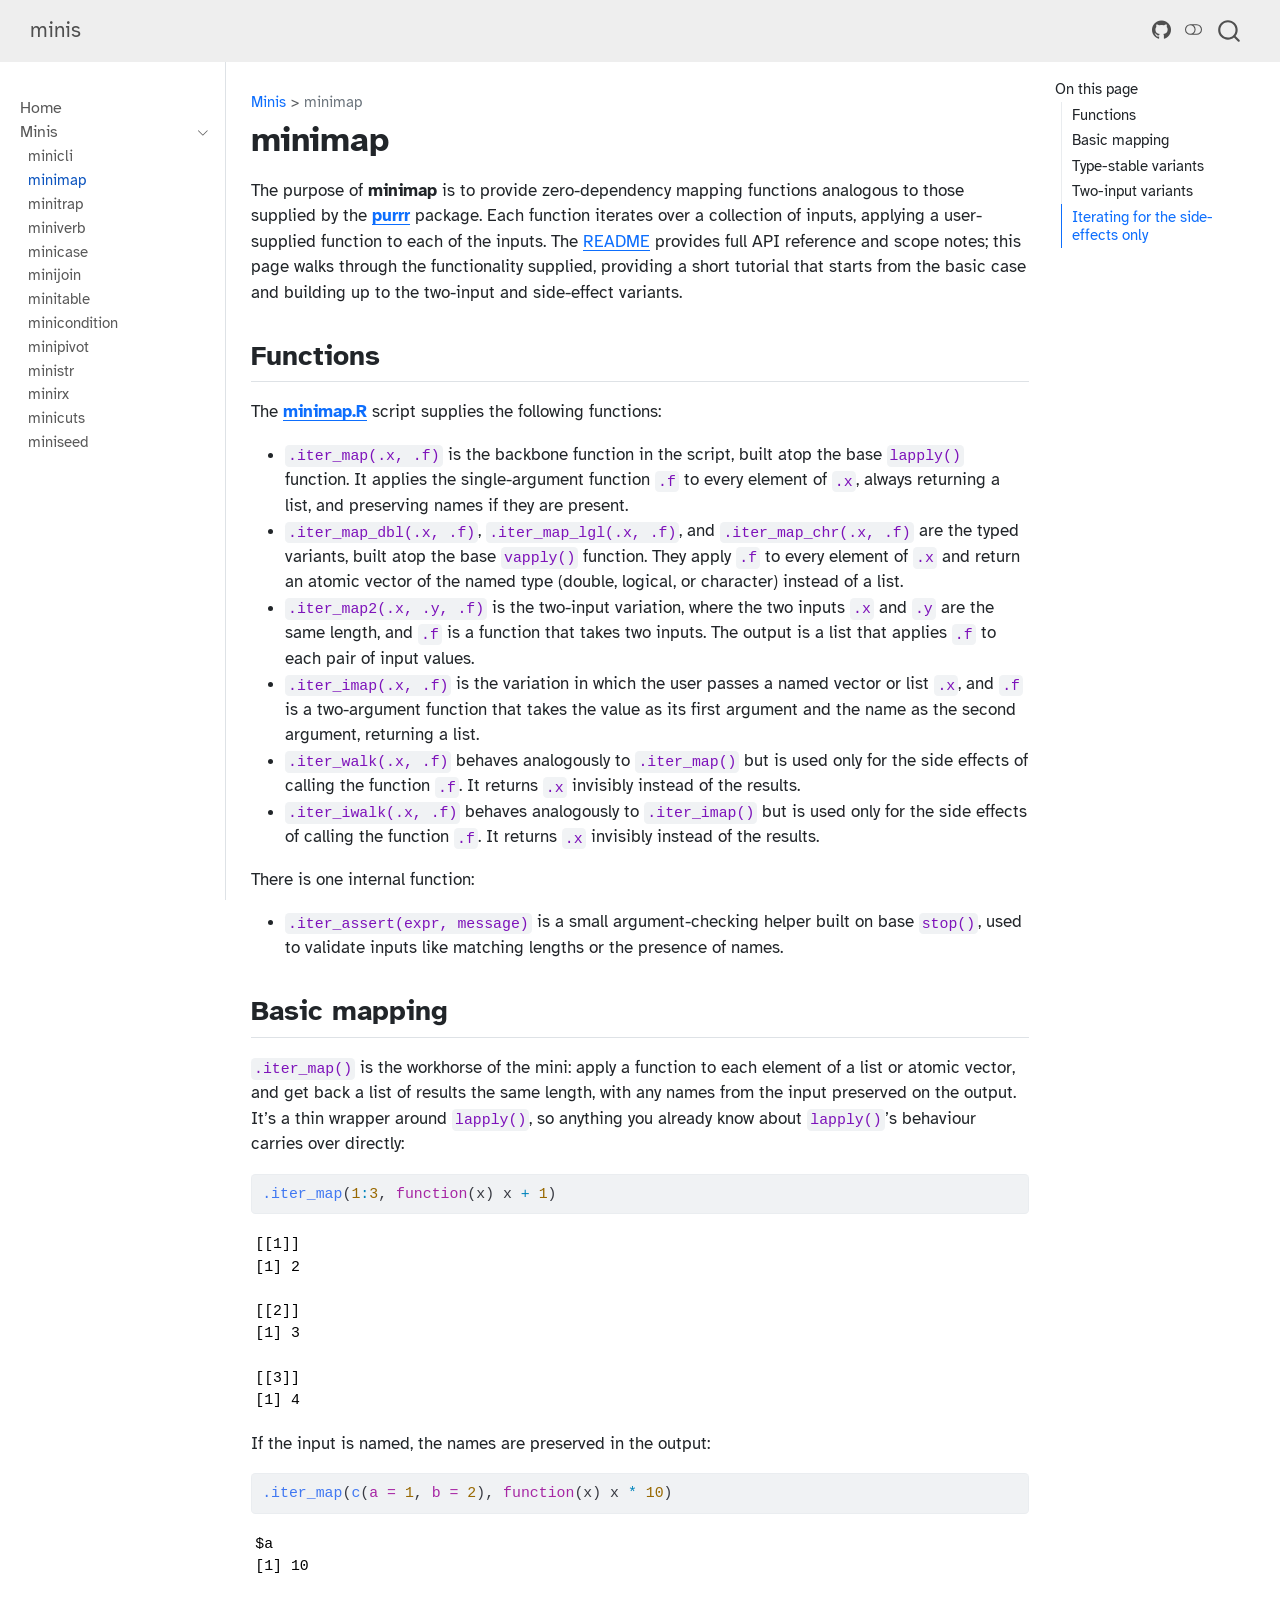
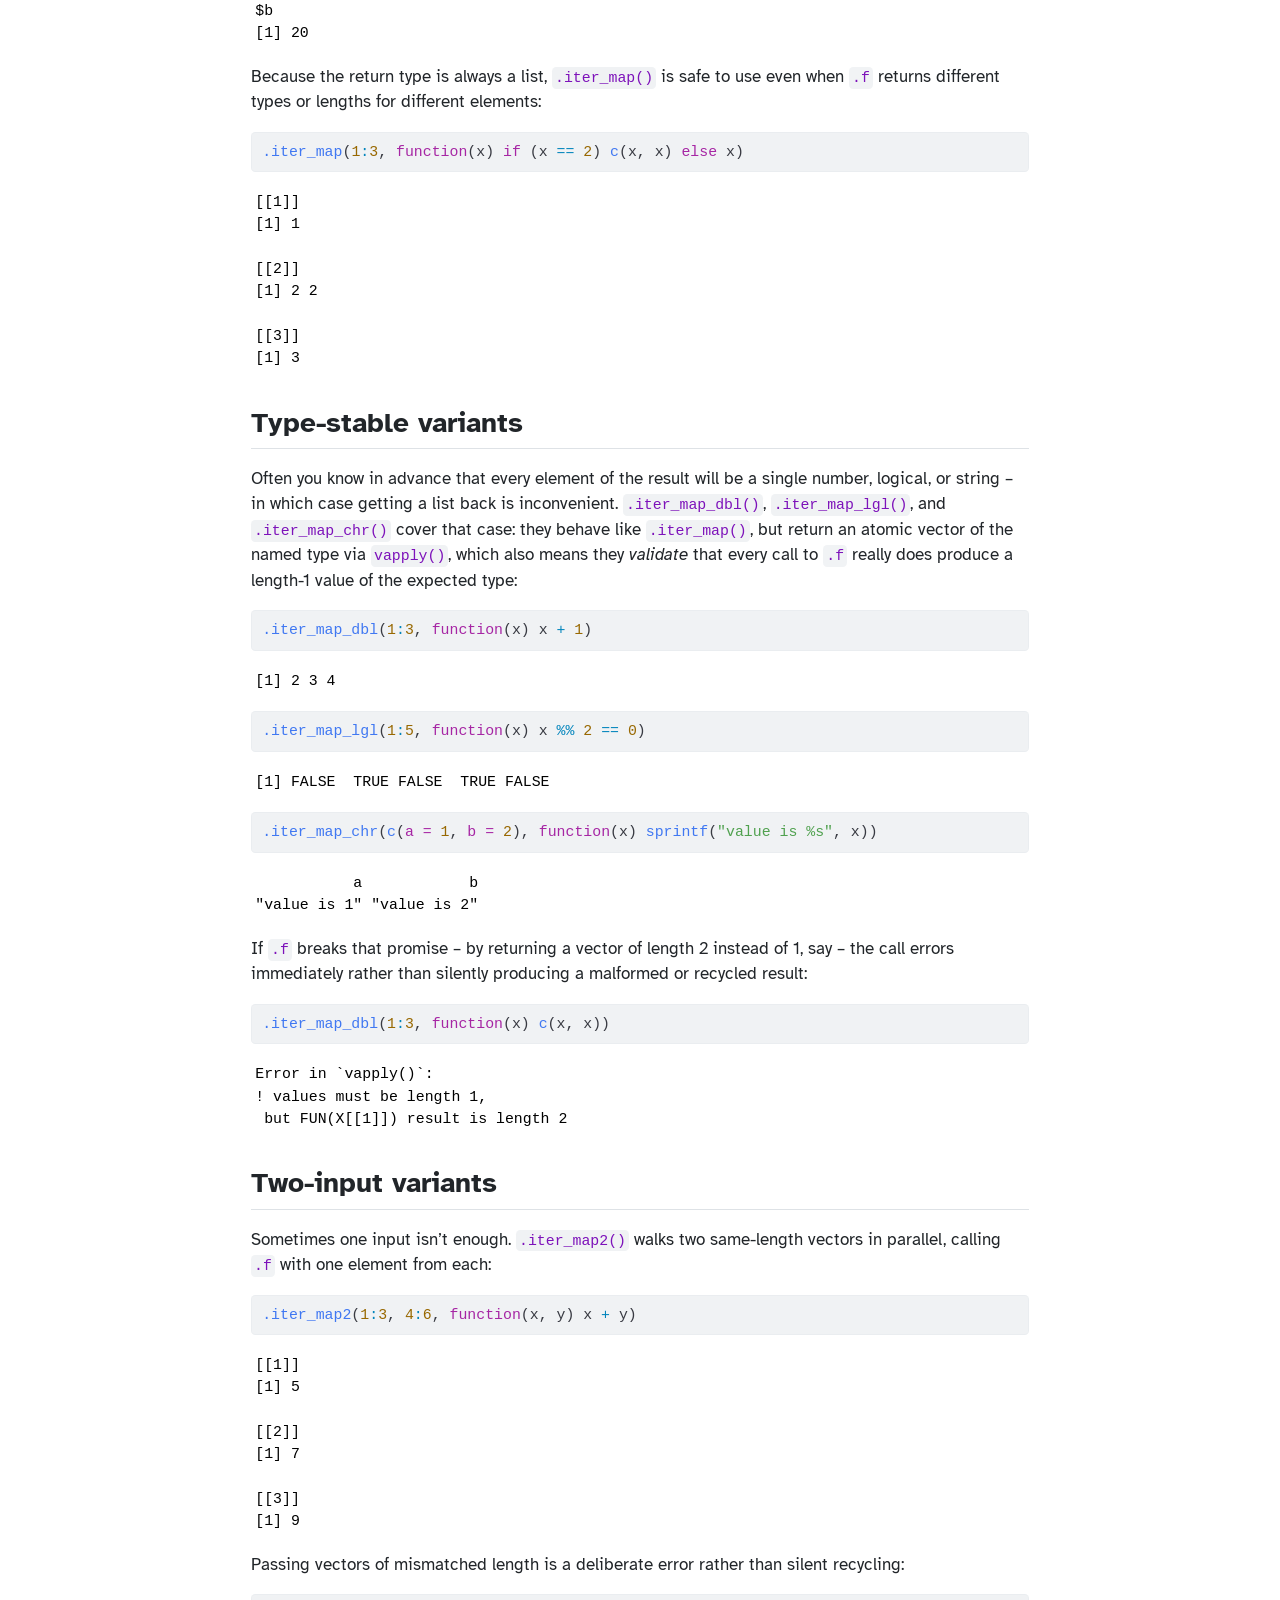
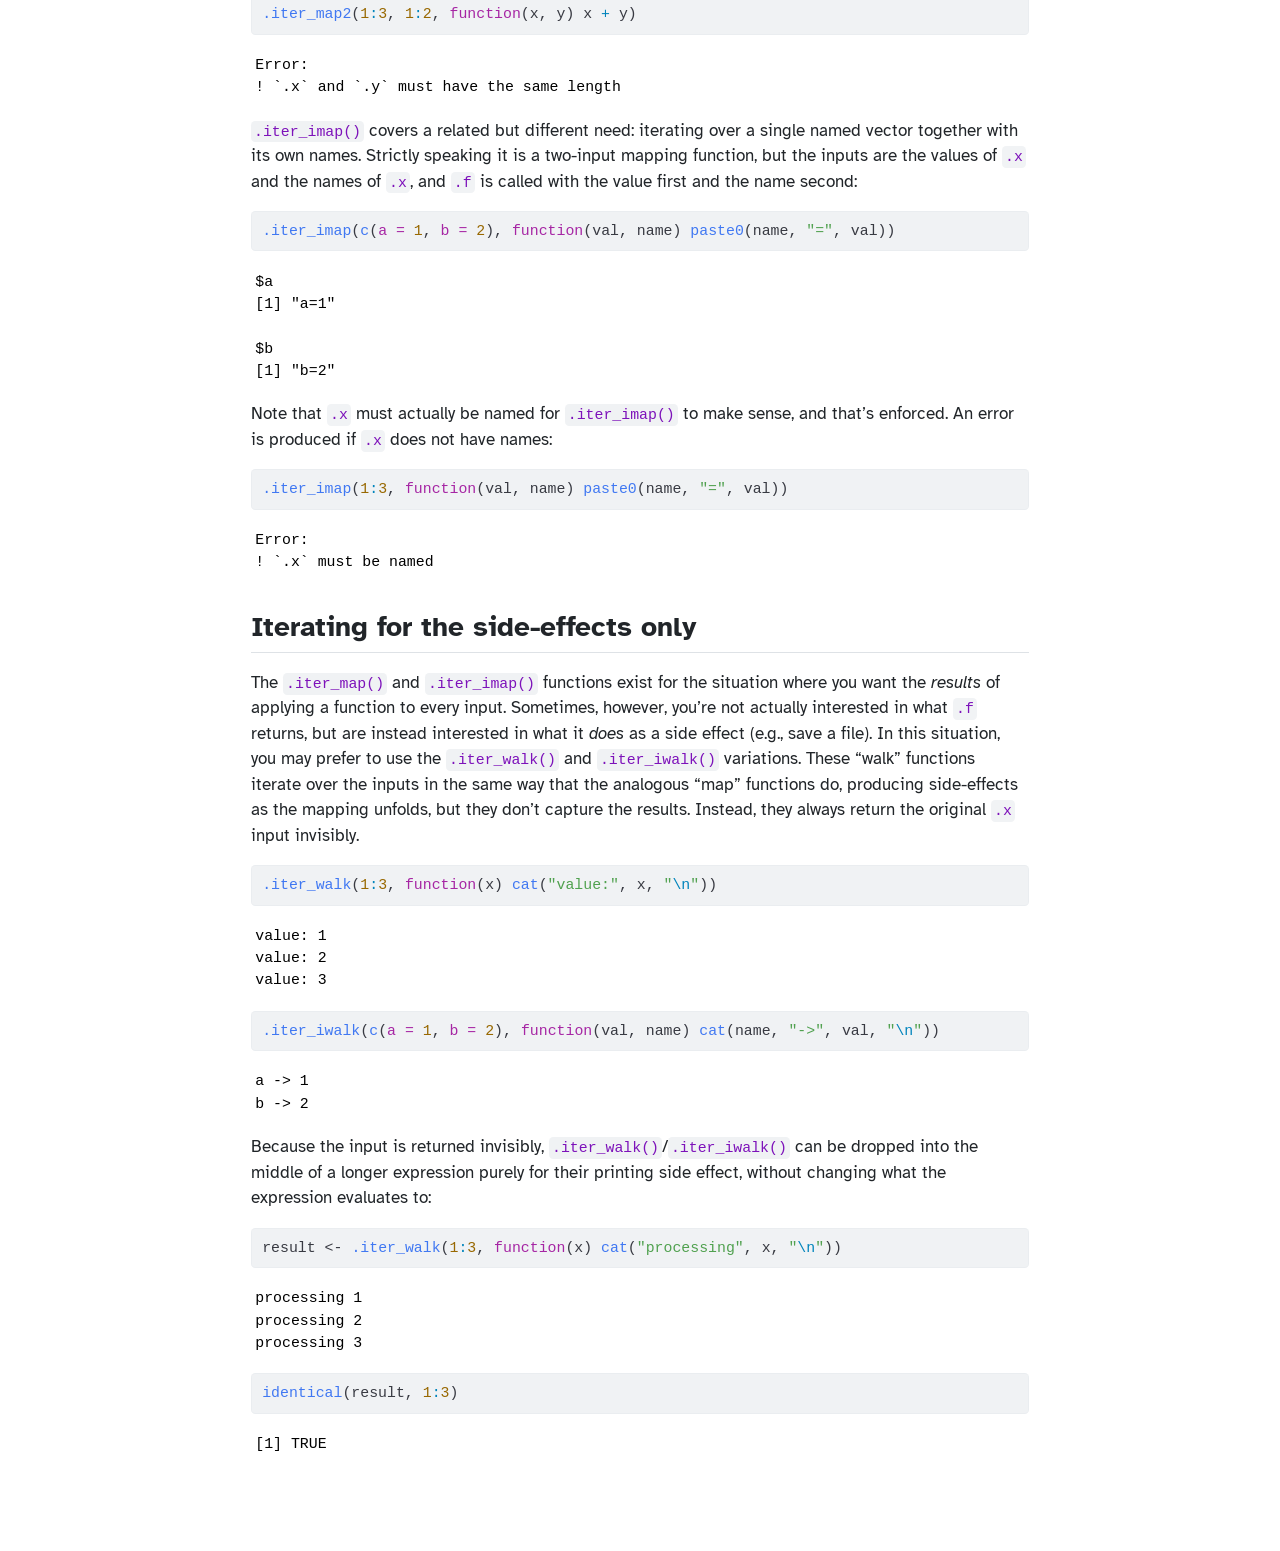
<file: minimap/index.html>
<!DOCTYPE html>
<html xmlns="http://www.w3.org/1999/xhtml" lang="en" xml:lang="en"><head>

<meta charset="utf-8">
<meta name="generator" content="quarto-1.10.18">

<meta name="viewport" content="width=device-width, initial-scale=1.0, user-scalable=yes">


<title>minimap – minis</title>
<style>
/* Default styles provided by pandoc.
** See https://pandoc.org/MANUAL.html#variables-for-html for config info.
*/
span.smallcaps{font-variant: small-caps;}
div.columns{display: flex; gap: 1.5em;}
div.column{flex: auto;}
@media screen {
div.columns{gap: min(4vw, 1.5em);}
div.column{overflow-x: auto;}
}
div.hanging-indent{margin-left: 1.5em; text-indent: -1.5em;}
ul.task-list{list-style: none;}
ul.task-list li input[type="checkbox"] {
  width: 0.8em;
  margin: 0 0.8em 0.2em -1em; /* quarto-specific, see https://github.com/quarto-dev/quarto-cli/issues/4556 */ 
  vertical-align: middle;
}
/* CSS for syntax highlighting */
html { -webkit-text-size-adjust: 100%; }
pre > code.sourceCode { white-space: pre; position: relative; }
pre > code.sourceCode > span { display: inline-block; line-height: 1.25; }
pre > code.sourceCode > span:empty { height: 1.2em; }
.sourceCode { overflow: visible; }
code.sourceCode > span { color: inherit; text-decoration: inherit; }
div.sourceCode { margin: 1em 0; }
pre.sourceCode { margin: 0; }
@media screen {
div.sourceCode { overflow: auto; }
}
@media print {
pre > code.sourceCode { white-space: pre-wrap; }
pre > code.sourceCode > span { text-indent: -5em; padding-left: 5em; }
}
pre.numberSource code
  { counter-reset: source-line 0; }
pre.numberSource code > span
  { position: relative; left: -4em; counter-increment: source-line; }
pre.numberSource code > span > a:first-child::before
  { content: counter(source-line);
    position: relative; left: -1em; text-align: right; vertical-align: baseline;
    border: none; display: inline-block;
    -webkit-touch-callout: none; -webkit-user-select: none;
    -khtml-user-select: none; -moz-user-select: none;
    -ms-user-select: none; user-select: none;
    padding: 0 4px; width: 4em;
  }
pre.numberSource { margin-left: 3em;  padding-left: 4px; }
div.sourceCode
  {   }
@media screen {
pre > code.sourceCode > span > a:first-child::before { text-decoration: underline; }
}
</style>


<script src="../site_libs/quarto-nav/quarto-nav.js"></script>
<script src="../site_libs/quarto-nav/headroom.min.js"></script>
<script src="../site_libs/clipboard/clipboard.min.js"></script>
<script src="../site_libs/quarto-search/autocomplete.umd.js"></script>
<script src="../site_libs/quarto-search/fuse.min.js"></script>
<script src="../site_libs/quarto-search/quarto-search.js"></script>
<meta name="quarto:offset" content="../">
<script src="../site_libs/quarto-html/quarto.js" type="module"></script>
<script src="../site_libs/quarto-html/tabsets/tabsets.js" type="module"></script>
<script src="../site_libs/quarto-html/popper.min.js"></script>
<script src="../site_libs/quarto-html/tippy.umd.min.js"></script>
<script src="../site_libs/quarto-html/anchor.min.js"></script>
<link href="../site_libs/quarto-html/tippy.css" rel="stylesheet">
<link href="../site_libs/quarto-html/quarto-syntax-highlighting-eec68b17241c1efd3eae2de50d816e3e.css" rel="stylesheet" class="quarto-color-scheme" id="quarto-text-highlighting-styles">
<link href="../site_libs/quarto-html/quarto-syntax-highlighting-dark-25dec783d6e1d11f8e0bba9e4fbb47f4.css" rel="stylesheet" class="quarto-color-scheme quarto-color-alternate" id="quarto-text-highlighting-styles">
<link href="../site_libs/quarto-html/quarto-syntax-highlighting-eec68b17241c1efd3eae2de50d816e3e.css" rel="stylesheet" class="quarto-color-scheme-extra" id="quarto-text-highlighting-styles">
<script src="../site_libs/bootstrap/bootstrap.min.js"></script>
<link href="../site_libs/bootstrap/bootstrap-icons.css" rel="stylesheet">
<link href="../site_libs/bootstrap/bootstrap-7e4e4291b2584127a858be176ebebf87.min.css" rel="stylesheet" append-hash="true" class="quarto-color-scheme" id="quarto-bootstrap" data-mode="light">
<link href="../site_libs/bootstrap/bootstrap-dark-2667db6709580a6cec7ce532cafc2aea.min.css" rel="stylesheet" append-hash="true" class="quarto-color-scheme quarto-color-alternate" id="quarto-bootstrap" data-mode="dark">
<link href="../site_libs/bootstrap/bootstrap-7e4e4291b2584127a858be176ebebf87.min.css" rel="stylesheet" append-hash="true" class="quarto-color-scheme-extra" id="quarto-bootstrap" data-mode="light">
<script id="quarto-search-options" type="application/json">{
  "location": "navbar",
  "copy-button": false,
  "collapse-after": 3,
  "panel-placement": "end",
  "type": "overlay",
  "limit": 50,
  "keyboard-shortcut": [
    "f",
    "/",
    "s"
  ],
  "show-item-context": false,
  "language": {
    "search-no-results-text": "No results",
    "search-matching-documents-text": "matching documents",
    "search-copy-link-title": "Copy link to search",
    "search-hide-matches-text": "Hide additional matches",
    "search-more-match-text": "more match in this document",
    "search-more-matches-text": "more matches in this document",
    "search-clear-button-title": "Clear",
    "search-text-placeholder": "",
    "search-detached-cancel-button-title": "Cancel",
    "search-submit-button-title": "Submit",
    "search-label": "Search"
  }
}</script>


</head>

<body class="nav-sidebar docked nav-fixed quarto-light"><script id="quarto-html-before-body" type="application/javascript">
    const toggleBodyColorMode = (bsSheetEl) => {
      const mode = bsSheetEl.getAttribute("data-mode");
      const bodyEl = window.document.querySelector("body");
      if (mode === "dark") {
        bodyEl.classList.add("quarto-dark");
        bodyEl.classList.remove("quarto-light");
      } else {
        bodyEl.classList.add("quarto-light");
        bodyEl.classList.remove("quarto-dark");
      }
    }
    const toggleBodyColorPrimary = () => {
      const bsSheetEl = window.document.querySelector("link#quarto-bootstrap:not([rel=disabled-stylesheet])");
      if (bsSheetEl) {
        toggleBodyColorMode(bsSheetEl);
      }
    }
    const setColorSchemeToggle = (alternate) => {
      const toggles = window.document.querySelectorAll('.quarto-color-scheme-toggle');
      for (let i=0; i < toggles.length; i++) {
        const toggle = toggles[i];
        if (toggle) {
          if (alternate) {
            toggle.classList.add("alternate");
          } else {
            toggle.classList.remove("alternate");
          }
        }
      }
    };
    const toggleColorMode = (alternate) => {
      // Switch the stylesheets
      const primaryStylesheets = window.document.querySelectorAll('link.quarto-color-scheme:not(.quarto-color-alternate)');
      const alternateStylesheets = window.document.querySelectorAll('link.quarto-color-scheme.quarto-color-alternate');
      manageTransitions('#quarto-margin-sidebar .nav-link', false);
      if (alternate) {
        // note: dark is layered on light, we don't disable primary!
        enableStylesheet(alternateStylesheets);
        for (const sheetNode of alternateStylesheets) {
          if (sheetNode.id === "quarto-bootstrap") {
            toggleBodyColorMode(sheetNode);
          }
        }
      } else {
        disableStylesheet(alternateStylesheets);
        enableStylesheet(primaryStylesheets)
        toggleBodyColorPrimary();
      }
      manageTransitions('#quarto-margin-sidebar .nav-link', true);
      // Switch the toggles
      setColorSchemeToggle(alternate)
      // Hack to workaround the fact that safari doesn't
      // properly recolor the scrollbar when toggling (#1455)
      if (navigator.userAgent.indexOf('Safari') > 0 && navigator.userAgent.indexOf('Chrome') == -1) {
        manageTransitions("body", false);
        window.scrollTo(0, 1);
        setTimeout(() => {
          window.scrollTo(0, 0);
          manageTransitions("body", true);
        }, 40);
      }
    }
    const disableStylesheet = (stylesheets) => {
      for (let i=0; i < stylesheets.length; i++) {
        const stylesheet = stylesheets[i];
        stylesheet.rel = 'disabled-stylesheet';
      }
    }
    const enableStylesheet = (stylesheets) => {
      for (let i=0; i < stylesheets.length; i++) {
        const stylesheet = stylesheets[i];
        if(stylesheet.rel !== 'stylesheet') { // for Chrome, which will still FOUC without this check
          stylesheet.rel = 'stylesheet';
        }
      }
    }
    const manageTransitions = (selector, allowTransitions) => {
      const els = window.document.querySelectorAll(selector);
      for (let i=0; i < els.length; i++) {
        const el = els[i];
        if (allowTransitions) {
          el.classList.remove('notransition');
        } else {
          el.classList.add('notransition');
        }
      }
    }
    const isFileUrl = () => {
      return window.location.protocol === 'file:';
    }
    const hasAlternateSentinel = () => {
      let styleSentinel = getColorSchemeSentinel();
      if (styleSentinel !== null) {
        return styleSentinel === "alternate";
      } else {
        return false;
      }
    }
    const setStyleSentinel = (alternate) => {
      const value = alternate ? "alternate" : "default";
      if (!isFileUrl()) {
        window.localStorage.setItem("quarto-color-scheme", value);
      } else {
        localAlternateSentinel = value;
      }
    }
    const getColorSchemeSentinel = () => {
      if (!isFileUrl()) {
        const storageValue = window.localStorage.getItem("quarto-color-scheme");
        return storageValue != null ? storageValue : localAlternateSentinel;
      } else {
        return localAlternateSentinel;
      }
    }
    const toggleGiscusIfUsed = (isAlternate, darkModeDefault) => {
      const baseTheme = document.querySelector('#giscus-base-theme')?.value ?? 'light';
      const alternateTheme = document.querySelector('#giscus-alt-theme')?.value ?? 'dark';
      let newTheme = '';
      if(authorPrefersDark) {
        newTheme = isAlternate ? baseTheme : alternateTheme;
      } else {
        newTheme = isAlternate ? alternateTheme : baseTheme;
      }
      const changeGiscusTheme = () => {
        // From: https://github.com/giscus/giscus/issues/336
        const sendMessage = (message) => {
          const iframe = document.querySelector('iframe.giscus-frame');
          if (!iframe) return;
          iframe.contentWindow.postMessage({ giscus: message }, 'https://giscus.app');
        }
        sendMessage({
          setConfig: {
            theme: newTheme
          }
        });
      }
      const isGiscussLoaded = window.document.querySelector('iframe.giscus-frame') !== null;
      if (isGiscussLoaded) {
        changeGiscusTheme();
      }
    };
    const authorPrefersDark = false;
    const queryPrefersDark = window.matchMedia('(prefers-color-scheme: dark)');
    const darkModeDefault = queryPrefersDark.matches;
      document.querySelector('link#quarto-text-highlighting-styles.quarto-color-scheme-extra').rel = 'disabled-stylesheet';
      document.querySelector('link#quarto-bootstrap.quarto-color-scheme-extra').rel = 'disabled-stylesheet';
    let localAlternateSentinel = darkModeDefault ? 'alternate' : 'default';
    // Dark / light mode switch
    window.quartoToggleColorScheme = () => {
      // Read the current dark / light value
      let toAlternate = !hasAlternateSentinel();
      toggleColorMode(toAlternate);
      setStyleSentinel(toAlternate);
      toggleGiscusIfUsed(toAlternate, darkModeDefault);
      window.dispatchEvent(new Event('resize'));
    };
    queryPrefersDark.addEventListener("change", e => {
      if(window.localStorage.getItem("quarto-color-scheme") !== null)
        return;
      const alternate = e.matches
      toggleColorMode(alternate);
      localAlternateSentinel = e.matches ? 'alternate' : 'default'; // this is used alongside local storage!
      toggleGiscusIfUsed(alternate, darkModeDefault);
    });
    // Switch to dark mode if need be
    if (hasAlternateSentinel()) {
      toggleColorMode(true);
    } else {
      toggleColorMode(false);
    }
  </script>

<div id="quarto-search-results"></div>
  <header id="quarto-header" class="headroom fixed-top">
    <nav class="navbar navbar-expand-lg " data-bs-theme="dark">
      <div class="navbar-container container-fluid">
      <div class="navbar-brand-container mx-auto">
    <a class="navbar-brand" href="../index.html">
    <span class="navbar-title">minis</span>
    </a>
  </div>
            <div id="quarto-search" class="" title="Search"></div>
          <button class="navbar-toggler" type="button" data-bs-toggle="collapse" data-bs-target="#navbarCollapse" aria-controls="navbarCollapse" role="menu" aria-expanded="false" aria-label="Toggle navigation" onclick="if (window.quartoToggleHeadroom) { window.quartoToggleHeadroom(); }">
  <span class="navbar-toggler-icon"></span>
</button>
          <div class="collapse navbar-collapse" id="navbarCollapse">
            <ul class="navbar-nav navbar-nav-scroll ms-auto">
  <li class="nav-item compact">
    <a class="nav-link" href="https://github.com/djnavarro/minis"> <i class="bi bi-github" role="img">
</i> 
<span class="menu-text"></span></a>
  </li>  
</ul>
          </div> <!-- /navcollapse -->
            <div class="quarto-navbar-tools">
  <a href="" class="quarto-color-scheme-toggle quarto-navigation-tool  px-1" onclick="window.quartoToggleColorScheme(); return false;" title="Toggle dark mode"><i class="bi"></i></a>
</div>
      </div> <!-- /container-fluid -->
    </nav>
  <nav class="quarto-secondary-nav">
    <div class="container-fluid d-flex">
      <button type="button" class="quarto-btn-toggle btn" data-bs-toggle="collapse" role="button" data-bs-target=".quarto-sidebar-collapse-item" aria-controls="quarto-sidebar" aria-expanded="false" aria-label="Toggle sidebar navigation" onclick="if (window.quartoToggleHeadroom) { window.quartoToggleHeadroom(); }">
        <i class="bi bi-layout-text-sidebar-reverse"></i>
      </button>
        <nav class="quarto-page-breadcrumbs" aria-label="breadcrumb"><ol class="breadcrumb"><li class="breadcrumb-item"><a href="../minicli/index.html">Minis</a></li><li class="breadcrumb-item"><a href="../minimap/index.html">minimap</a></li></ol></nav>
        <a class="flex-grow-1" role="navigation" data-bs-toggle="collapse" data-bs-target=".quarto-sidebar-collapse-item" aria-controls="quarto-sidebar" aria-expanded="false" aria-label="Toggle sidebar navigation" onclick="if (window.quartoToggleHeadroom) { window.quartoToggleHeadroom(); }">      
        </a>
    </div>
  </nav>
</header>
<!-- content -->
<div id="quarto-content" class="quarto-container page-columns page-rows-contents page-layout-article page-navbar">
<!-- sidebar -->
  <nav id="quarto-sidebar" class="sidebar collapse collapse-horizontal quarto-sidebar-collapse-item sidebar-navigation docked overflow-auto">
    <div class="sidebar-menu-container"> 
    <ul class="list-unstyled mt-1">
        <li class="sidebar-item">
  <div class="sidebar-item-container"> 
  <a href="../index.html" class="sidebar-item-text sidebar-link">
 <span class="menu-text">Home</span></a>
  </div>
</li>
        <li class="sidebar-item sidebar-item-section">
      <div class="sidebar-item-container"> 
            <a class="sidebar-item-text sidebar-link text-start" data-bs-toggle="collapse" data-bs-target="#quarto-sidebar-section-1" role="navigation" aria-expanded="true">
 <span class="menu-text">Minis</span></a>
          <a class="sidebar-item-toggle text-start" data-bs-toggle="collapse" data-bs-target="#quarto-sidebar-section-1" role="navigation" aria-expanded="true" aria-label="Toggle section">
            <i class="bi bi-chevron-right ms-2"></i>
          </a> 
      </div>
      <ul id="quarto-sidebar-section-1" class="collapse list-unstyled sidebar-section depth1 show">  
          <li class="sidebar-item">
  <div class="sidebar-item-container"> 
  <a href="../minicli/index.html" class="sidebar-item-text sidebar-link">
 <span class="menu-text">minicli</span></a>
  </div>
</li>
          <li class="sidebar-item">
  <div class="sidebar-item-container"> 
  <a href="../minimap/index.html" class="sidebar-item-text sidebar-link active">
 <span class="menu-text">minimap</span></a>
  </div>
</li>
          <li class="sidebar-item">
  <div class="sidebar-item-container"> 
  <a href="../minitrap/index.html" class="sidebar-item-text sidebar-link">
 <span class="menu-text">minitrap</span></a>
  </div>
</li>
          <li class="sidebar-item">
  <div class="sidebar-item-container"> 
  <a href="../miniverb/index.html" class="sidebar-item-text sidebar-link">
 <span class="menu-text">miniverb</span></a>
  </div>
</li>
          <li class="sidebar-item">
  <div class="sidebar-item-container"> 
  <a href="../minicase/index.html" class="sidebar-item-text sidebar-link">
 <span class="menu-text">minicase</span></a>
  </div>
</li>
          <li class="sidebar-item">
  <div class="sidebar-item-container"> 
  <a href="../minijoin/index.html" class="sidebar-item-text sidebar-link">
 <span class="menu-text">minijoin</span></a>
  </div>
</li>
          <li class="sidebar-item">
  <div class="sidebar-item-container"> 
  <a href="../minitable/index.html" class="sidebar-item-text sidebar-link">
 <span class="menu-text">minitable</span></a>
  </div>
</li>
          <li class="sidebar-item">
  <div class="sidebar-item-container"> 
  <a href="../minicondition/index.html" class="sidebar-item-text sidebar-link">
 <span class="menu-text">minicondition</span></a>
  </div>
</li>
          <li class="sidebar-item">
  <div class="sidebar-item-container"> 
  <a href="../minipivot/index.html" class="sidebar-item-text sidebar-link">
 <span class="menu-text">minipivot</span></a>
  </div>
</li>
          <li class="sidebar-item">
  <div class="sidebar-item-container"> 
  <a href="../ministr/index.html" class="sidebar-item-text sidebar-link">
 <span class="menu-text">ministr</span></a>
  </div>
</li>
          <li class="sidebar-item">
  <div class="sidebar-item-container"> 
  <a href="../minirx/index.html" class="sidebar-item-text sidebar-link">
 <span class="menu-text">minirx</span></a>
  </div>
</li>
          <li class="sidebar-item">
  <div class="sidebar-item-container"> 
  <a href="../minicuts/index.html" class="sidebar-item-text sidebar-link">
 <span class="menu-text">minicuts</span></a>
  </div>
</li>
          <li class="sidebar-item">
  <div class="sidebar-item-container"> 
  <a href="../miniseed/index.html" class="sidebar-item-text sidebar-link">
 <span class="menu-text">miniseed</span></a>
  </div>
</li>
      </ul>
  </li>
    </ul>
    </div>
</nav>
<div id="quarto-sidebar-glass" class="quarto-sidebar-collapse-item" data-bs-toggle="collapse" data-bs-target=".quarto-sidebar-collapse-item"></div>
<!-- margin-sidebar -->
    <div id="quarto-margin-sidebar" class="sidebar margin-sidebar">
        <nav id="TOC" role="doc-toc" class="toc-active">
    <h2 id="toc-title">On this page</h2>
   
  <ul>
  <li><a href="#functions" id="toc-functions" class="nav-link active" data-scroll-target="#functions">Functions</a></li>
  <li><a href="#basic-mapping" id="toc-basic-mapping" class="nav-link" data-scroll-target="#basic-mapping">Basic mapping</a></li>
  <li><a href="#type-stable-variants" id="toc-type-stable-variants" class="nav-link" data-scroll-target="#type-stable-variants">Type-stable variants</a></li>
  <li><a href="#two-input-variants" id="toc-two-input-variants" class="nav-link" data-scroll-target="#two-input-variants">Two-input variants</a></li>
  <li><a href="#iterating-for-the-side-effects-only" id="toc-iterating-for-the-side-effects-only" class="nav-link" data-scroll-target="#iterating-for-the-side-effects-only">Iterating for the side-effects only</a></li>
  </ul>
</nav>
    </div>
<!-- main -->
<main class="content" id="quarto-document-content">


<header id="title-block-header" class="quarto-title-block default"><nav class="quarto-page-breadcrumbs quarto-title-breadcrumbs d-none d-lg-block" aria-label="breadcrumb"><ol class="breadcrumb"><li class="breadcrumb-item"><a href="../minicli/index.html">Minis</a></li><li class="breadcrumb-item"><a href="../minimap/index.html">minimap</a></li></ol></nav>
<div class="quarto-title">
<h1 class="title">minimap</h1>
</div>



<div class="quarto-title-meta">

    
  
    
  </div>
  


</header>


<p>The purpose of <strong>minimap</strong> is to provide zero-dependency mapping functions analogous to those supplied by the <a href="https://purrr.tidyverse.org/"><strong>purrr</strong></a> package. Each function iterates over a collection of inputs, applying a user-supplied function to each of the inputs. The <a href="https://github.com/djnavarro/minis/tree/main/minimap">README</a> provides full API reference and scope notes; this page walks through the functionality supplied, providing a short tutorial that starts from the basic case and building up to the two-input and side-effect variants.</p>
<section id="functions" class="level2">
<h2 class="anchored" data-anchor-id="functions">Functions</h2>
<p>The <a href="https://github.com/djnavarro/minis/blob/main/minimap/minimap.R"><strong>minimap.R</strong></a> script supplies the following functions:</p>
<ul>
<li><code>.iter_map(.x, .f)</code> is the backbone function in the script, built atop the base <code>lapply()</code> function. It applies the single-argument function <code>.f</code> to every element of <code>.x</code>, always returning a list, and preserving names if they are present.</li>
<li><code>.iter_map_dbl(.x, .f)</code>, <code>.iter_map_lgl(.x, .f)</code>, and <code>.iter_map_chr(.x, .f)</code> are the typed variants, built atop the base <code>vapply()</code> function. They apply <code>.f</code> to every element of <code>.x</code> and return an atomic vector of the named type (double, logical, or character) instead of a list.</li>
<li><code>.iter_map2(.x, .y, .f)</code> is the two-input variation, where the two inputs <code>.x</code> and <code>.y</code> are the same length, and <code>.f</code> is a function that takes two inputs. The output is a list that applies <code>.f</code> to each pair of input values.</li>
<li><code>.iter_imap(.x, .f)</code> is the variation in which the user passes a named vector or list <code>.x</code>, and <code>.f</code> is a two-argument function that takes the value as its first argument and the name as the second argument, returning a list.</li>
<li><code>.iter_walk(.x, .f)</code> behaves analogously to <code>.iter_map()</code> but is used only for the side effects of calling the function <code>.f</code>. It returns <code>.x</code> invisibly instead of the results.</li>
<li><code>.iter_iwalk(.x, .f)</code> behaves analogously to <code>.iter_imap()</code> but is used only for the side effects of calling the function <code>.f</code>. It returns <code>.x</code> invisibly instead of the results.</li>
</ul>
<p>There is one internal function:</p>
<ul>
<li><code>.iter_assert(expr, message)</code> is a small argument-checking helper built on base <code>stop()</code>, used to validate inputs like matching lengths or the presence of names.</li>
</ul>
</section>
<section id="basic-mapping" class="level2">
<h2 class="anchored" data-anchor-id="basic-mapping">Basic mapping</h2>
<p><code>.iter_map()</code> is the workhorse of the mini: apply a function to each element of a list or atomic vector, and get back a list of results the same length, with any names from the input preserved on the output. It’s a thin wrapper around <code>lapply()</code>, so anything you already know about <code>lapply()</code>’s behaviour carries over directly:</p>
<div class="cell">
<div class="code-copy-outer-scaffold"><div class="sourceCode cell-code" id="cb1"><pre class="sourceCode r code-with-copy"><code class="sourceCode r"><span id="cb1-1"><a href="#cb1-1" aria-hidden="true" tabindex="-1"></a><span class="fu">.iter_map</span>(<span class="dv">1</span><span class="sc">:</span><span class="dv">3</span>, <span class="cf">function</span>(x) x <span class="sc">+</span> <span class="dv">1</span>)</span></code></pre></div><button title="Copy to Clipboard" class="code-copy-button"><i class="bi"></i></button></div>
<div class="cell-output cell-output-stdout">
<pre><code>[[1]]
[1] 2

[[2]]
[1] 3

[[3]]
[1] 4</code></pre>
</div>
</div>
<p>If the input is named, the names are preserved in the output:</p>
<div class="cell">
<div class="code-copy-outer-scaffold"><div class="sourceCode cell-code" id="cb3"><pre class="sourceCode r code-with-copy"><code class="sourceCode r"><span id="cb3-1"><a href="#cb3-1" aria-hidden="true" tabindex="-1"></a><span class="fu">.iter_map</span>(<span class="fu">c</span>(<span class="at">a =</span> <span class="dv">1</span>, <span class="at">b =</span> <span class="dv">2</span>), <span class="cf">function</span>(x) x <span class="sc">*</span> <span class="dv">10</span>)</span></code></pre></div><button title="Copy to Clipboard" class="code-copy-button"><i class="bi"></i></button></div>
<div class="cell-output cell-output-stdout">
<pre><code>$a
[1] 10

$b
[1] 20</code></pre>
</div>
</div>
<p>Because the return type is always a list, <code>.iter_map()</code> is safe to use even when <code>.f</code> returns different types or lengths for different elements:</p>
<div class="cell">
<div class="code-copy-outer-scaffold"><div class="sourceCode cell-code" id="cb5"><pre class="sourceCode r code-with-copy"><code class="sourceCode r"><span id="cb5-1"><a href="#cb5-1" aria-hidden="true" tabindex="-1"></a><span class="fu">.iter_map</span>(<span class="dv">1</span><span class="sc">:</span><span class="dv">3</span>, <span class="cf">function</span>(x) <span class="cf">if</span> (x <span class="sc">==</span> <span class="dv">2</span>) <span class="fu">c</span>(x, x) <span class="cf">else</span> x)</span></code></pre></div><button title="Copy to Clipboard" class="code-copy-button"><i class="bi"></i></button></div>
<div class="cell-output cell-output-stdout">
<pre><code>[[1]]
[1] 1

[[2]]
[1] 2 2

[[3]]
[1] 3</code></pre>
</div>
</div>
</section>
<section id="type-stable-variants" class="level2">
<h2 class="anchored" data-anchor-id="type-stable-variants">Type-stable variants</h2>
<p>Often you know in advance that every element of the result will be a single number, logical, or string – in which case getting a list back is inconvenient. <code>.iter_map_dbl()</code>, <code>.iter_map_lgl()</code>, and <code>.iter_map_chr()</code> cover that case: they behave like <code>.iter_map()</code>, but return an atomic vector of the named type via <code>vapply()</code>, which also means they <em>validate</em> that every call to <code>.f</code> really does produce a length-1 value of the expected type:</p>
<div class="cell">
<div class="code-copy-outer-scaffold"><div class="sourceCode cell-code" id="cb7"><pre class="sourceCode r code-with-copy"><code class="sourceCode r"><span id="cb7-1"><a href="#cb7-1" aria-hidden="true" tabindex="-1"></a><span class="fu">.iter_map_dbl</span>(<span class="dv">1</span><span class="sc">:</span><span class="dv">3</span>, <span class="cf">function</span>(x) x <span class="sc">+</span> <span class="dv">1</span>)</span></code></pre></div><button title="Copy to Clipboard" class="code-copy-button"><i class="bi"></i></button></div>
<div class="cell-output cell-output-stdout">
<pre><code>[1] 2 3 4</code></pre>
</div>
</div>
<div class="cell">
<div class="code-copy-outer-scaffold"><div class="sourceCode cell-code" id="cb9"><pre class="sourceCode r code-with-copy"><code class="sourceCode r"><span id="cb9-1"><a href="#cb9-1" aria-hidden="true" tabindex="-1"></a><span class="fu">.iter_map_lgl</span>(<span class="dv">1</span><span class="sc">:</span><span class="dv">5</span>, <span class="cf">function</span>(x) x <span class="sc">%%</span> <span class="dv">2</span> <span class="sc">==</span> <span class="dv">0</span>)</span></code></pre></div><button title="Copy to Clipboard" class="code-copy-button"><i class="bi"></i></button></div>
<div class="cell-output cell-output-stdout">
<pre><code>[1] FALSE  TRUE FALSE  TRUE FALSE</code></pre>
</div>
</div>
<div class="cell">
<div class="code-copy-outer-scaffold"><div class="sourceCode cell-code" id="cb11"><pre class="sourceCode r code-with-copy"><code class="sourceCode r"><span id="cb11-1"><a href="#cb11-1" aria-hidden="true" tabindex="-1"></a><span class="fu">.iter_map_chr</span>(<span class="fu">c</span>(<span class="at">a =</span> <span class="dv">1</span>, <span class="at">b =</span> <span class="dv">2</span>), <span class="cf">function</span>(x) <span class="fu">sprintf</span>(<span class="st">"value is %s"</span>, x))</span></code></pre></div><button title="Copy to Clipboard" class="code-copy-button"><i class="bi"></i></button></div>
<div class="cell-output cell-output-stdout">
<pre><code>           a            b 
"value is 1" "value is 2" </code></pre>
</div>
</div>
<p>If <code>.f</code> breaks that promise – by returning a vector of length 2 instead of 1, say – the call errors immediately rather than silently producing a malformed or recycled result:</p>
<div class="cell">
<div class="code-copy-outer-scaffold"><div class="sourceCode cell-code" id="cb13"><pre class="sourceCode r code-with-copy"><code class="sourceCode r"><span id="cb13-1"><a href="#cb13-1" aria-hidden="true" tabindex="-1"></a><span class="fu">.iter_map_dbl</span>(<span class="dv">1</span><span class="sc">:</span><span class="dv">3</span>, <span class="cf">function</span>(x) <span class="fu">c</span>(x, x))</span></code></pre></div><button title="Copy to Clipboard" class="code-copy-button"><i class="bi"></i></button></div>
<div class="cell-output cell-output-error">
<pre><code>Error in `vapply()`:
! values must be length 1,
 but FUN(X[[1]]) result is length 2</code></pre>
</div>
</div>
</section>
<section id="two-input-variants" class="level2">
<h2 class="anchored" data-anchor-id="two-input-variants">Two-input variants</h2>
<p>Sometimes one input isn’t enough. <code>.iter_map2()</code> walks two same-length vectors in parallel, calling <code>.f</code> with one element from each:</p>
<div class="cell">
<div class="code-copy-outer-scaffold"><div class="sourceCode cell-code" id="cb15"><pre class="sourceCode r code-with-copy"><code class="sourceCode r"><span id="cb15-1"><a href="#cb15-1" aria-hidden="true" tabindex="-1"></a><span class="fu">.iter_map2</span>(<span class="dv">1</span><span class="sc">:</span><span class="dv">3</span>, <span class="dv">4</span><span class="sc">:</span><span class="dv">6</span>, <span class="cf">function</span>(x, y) x <span class="sc">+</span> y)</span></code></pre></div><button title="Copy to Clipboard" class="code-copy-button"><i class="bi"></i></button></div>
<div class="cell-output cell-output-stdout">
<pre><code>[[1]]
[1] 5

[[2]]
[1] 7

[[3]]
[1] 9</code></pre>
</div>
</div>
<p>Passing vectors of mismatched length is a deliberate error rather than silent recycling:</p>
<div class="cell">
<div class="code-copy-outer-scaffold"><div class="sourceCode cell-code" id="cb17"><pre class="sourceCode r code-with-copy"><code class="sourceCode r"><span id="cb17-1"><a href="#cb17-1" aria-hidden="true" tabindex="-1"></a><span class="fu">.iter_map2</span>(<span class="dv">1</span><span class="sc">:</span><span class="dv">3</span>, <span class="dv">1</span><span class="sc">:</span><span class="dv">2</span>, <span class="cf">function</span>(x, y) x <span class="sc">+</span> y)</span></code></pre></div><button title="Copy to Clipboard" class="code-copy-button"><i class="bi"></i></button></div>
<div class="cell-output cell-output-error">
<pre><code>Error:
! `.x` and `.y` must have the same length</code></pre>
</div>
</div>
<p><code>.iter_imap()</code> covers a related but different need: iterating over a single named vector together with its own names. Strictly speaking it is a two-input mapping function, but the inputs are the values of <code>.x</code> and the names of <code>.x</code>, and <code>.f</code> is called with the value first and the name second:</p>
<div class="cell">
<div class="code-copy-outer-scaffold"><div class="sourceCode cell-code" id="cb19"><pre class="sourceCode r code-with-copy"><code class="sourceCode r"><span id="cb19-1"><a href="#cb19-1" aria-hidden="true" tabindex="-1"></a><span class="fu">.iter_imap</span>(<span class="fu">c</span>(<span class="at">a =</span> <span class="dv">1</span>, <span class="at">b =</span> <span class="dv">2</span>), <span class="cf">function</span>(val, name) <span class="fu">paste0</span>(name, <span class="st">"="</span>, val))</span></code></pre></div><button title="Copy to Clipboard" class="code-copy-button"><i class="bi"></i></button></div>
<div class="cell-output cell-output-stdout">
<pre><code>$a
[1] "a=1"

$b
[1] "b=2"</code></pre>
</div>
</div>
<p>Note that <code>.x</code> must actually be named for <code>.iter_imap()</code> to make sense, and that’s enforced. An error is produced if <code>.x</code> does not have names:</p>
<div class="cell">
<div class="code-copy-outer-scaffold"><div class="sourceCode cell-code" id="cb21"><pre class="sourceCode r code-with-copy"><code class="sourceCode r"><span id="cb21-1"><a href="#cb21-1" aria-hidden="true" tabindex="-1"></a><span class="fu">.iter_imap</span>(<span class="dv">1</span><span class="sc">:</span><span class="dv">3</span>, <span class="cf">function</span>(val, name) <span class="fu">paste0</span>(name, <span class="st">"="</span>, val))</span></code></pre></div><button title="Copy to Clipboard" class="code-copy-button"><i class="bi"></i></button></div>
<div class="cell-output cell-output-error">
<pre><code>Error:
! `.x` must be named</code></pre>
</div>
</div>
</section>
<section id="iterating-for-the-side-effects-only" class="level2">
<h2 class="anchored" data-anchor-id="iterating-for-the-side-effects-only">Iterating for the side-effects only</h2>
<p>The <code>.iter_map()</code> and <code>.iter_imap()</code> functions exist for the situation where you want the <em>results</em> of applying a function to every input. Sometimes, however, you’re not actually interested in what <code>.f</code> returns, but are instead interested in what it <em>does</em> as a side effect (e.g., save a file). In this situation, you may prefer to use the <code>.iter_walk()</code> and <code>.iter_iwalk()</code> variations. These “walk” functions iterate over the inputs in the same way that the analogous “map” functions do, producing side-effects as the mapping unfolds, but they don’t capture the results. Instead, they always return the original <code>.x</code> input invisibly.</p>
<div class="cell">
<div class="code-copy-outer-scaffold"><div class="sourceCode cell-code" id="cb23"><pre class="sourceCode r code-with-copy"><code class="sourceCode r"><span id="cb23-1"><a href="#cb23-1" aria-hidden="true" tabindex="-1"></a><span class="fu">.iter_walk</span>(<span class="dv">1</span><span class="sc">:</span><span class="dv">3</span>, <span class="cf">function</span>(x) <span class="fu">cat</span>(<span class="st">"value:"</span>, x, <span class="st">"</span><span class="sc">\n</span><span class="st">"</span>))</span></code></pre></div><button title="Copy to Clipboard" class="code-copy-button"><i class="bi"></i></button></div>
<div class="cell-output cell-output-stdout">
<pre><code>value: 1 
value: 2 
value: 3 </code></pre>
</div>
</div>
<div class="cell">
<div class="code-copy-outer-scaffold"><div class="sourceCode cell-code" id="cb25"><pre class="sourceCode r code-with-copy"><code class="sourceCode r"><span id="cb25-1"><a href="#cb25-1" aria-hidden="true" tabindex="-1"></a><span class="fu">.iter_iwalk</span>(<span class="fu">c</span>(<span class="at">a =</span> <span class="dv">1</span>, <span class="at">b =</span> <span class="dv">2</span>), <span class="cf">function</span>(val, name) <span class="fu">cat</span>(name, <span class="st">"-&gt;"</span>, val, <span class="st">"</span><span class="sc">\n</span><span class="st">"</span>))</span></code></pre></div><button title="Copy to Clipboard" class="code-copy-button"><i class="bi"></i></button></div>
<div class="cell-output cell-output-stdout">
<pre><code>a -&gt; 1 
b -&gt; 2 </code></pre>
</div>
</div>
<p>Because the input is returned invisibly, <code>.iter_walk()</code>/<code>.iter_iwalk()</code> can be dropped into the middle of a longer expression purely for their printing side effect, without changing what the expression evaluates to:</p>
<div class="cell">
<div class="code-copy-outer-scaffold"><div class="sourceCode cell-code" id="cb27"><pre class="sourceCode r code-with-copy"><code class="sourceCode r"><span id="cb27-1"><a href="#cb27-1" aria-hidden="true" tabindex="-1"></a>result <span class="ot">&lt;-</span> <span class="fu">.iter_walk</span>(<span class="dv">1</span><span class="sc">:</span><span class="dv">3</span>, <span class="cf">function</span>(x) <span class="fu">cat</span>(<span class="st">"processing"</span>, x, <span class="st">"</span><span class="sc">\n</span><span class="st">"</span>))</span></code></pre></div><button title="Copy to Clipboard" class="code-copy-button"><i class="bi"></i></button></div>
<div class="cell-output cell-output-stdout">
<pre><code>processing 1 
processing 2 
processing 3 </code></pre>
</div>
<div class="code-copy-outer-scaffold"><div class="sourceCode cell-code" id="cb29"><pre class="sourceCode r code-with-copy"><code class="sourceCode r"><span id="cb29-1"><a href="#cb29-1" aria-hidden="true" tabindex="-1"></a><span class="fu">identical</span>(result, <span class="dv">1</span><span class="sc">:</span><span class="dv">3</span>)</span></code></pre></div><button title="Copy to Clipboard" class="code-copy-button"><i class="bi"></i></button></div>
<div class="cell-output cell-output-stdout">
<pre><code>[1] TRUE</code></pre>
</div>
</div>


</section>

</main> <!-- /main -->
<script id="quarto-html-after-body" type="application/javascript">
  window.document.addEventListener("DOMContentLoaded", function (event) {
    // Ensure there is a toggle, if there isn't float one in the top right
    if (window.document.querySelector('.quarto-color-scheme-toggle') === null) {
      const a = window.document.createElement('a');
      a.classList.add('top-right');
      a.classList.add('quarto-color-scheme-toggle');
      a.href = "";
      a.onclick = function() { try { window.quartoToggleColorScheme(); } catch {} return false; };
      const i = window.document.createElement("i");
      i.classList.add('bi');
      a.appendChild(i);
      window.document.body.appendChild(a);
    }
    setColorSchemeToggle(hasAlternateSentinel())
    const icon = "";
    const anchorJS = new window.AnchorJS();
    anchorJS.options = {
      placement: 'right',
      icon: icon
    };
    anchorJS.add('.anchored');
    const isCodeAnnotation = (el) => {
      for (const clz of el.classList) {
        if (clz.startsWith('code-annotation-')) {                     
          return true;
        }
      }
      return false;
    }
    const onCopySuccess = function(e) {
      // button target
      const button = e.trigger;
      // don't keep focus
      button.blur();
      // flash "checked"
      button.classList.add('code-copy-button-checked');
      var currentTitle = button.getAttribute("title");
      button.setAttribute("title", "Copied!");
      let tooltip;
      if (window.bootstrap) {
        button.setAttribute("data-bs-toggle", "tooltip");
        button.setAttribute("data-bs-placement", "left");
        button.setAttribute("data-bs-title", "Copied!");
        tooltip = new bootstrap.Tooltip(button, 
          { trigger: "manual", 
            customClass: "code-copy-button-tooltip",
            offset: [0, -8]});
        tooltip.show();    
      }
      setTimeout(function() {
        if (tooltip) {
          tooltip.hide();
          button.removeAttribute("data-bs-title");
          button.removeAttribute("data-bs-toggle");
          button.removeAttribute("data-bs-placement");
        }
        button.setAttribute("title", currentTitle);
        button.classList.remove('code-copy-button-checked');
      }, 1000);
      // clear code selection
      e.clearSelection();
    }
    const getTextToCopy = function(trigger) {
      const outerScaffold = trigger.parentElement.cloneNode(true);
      const codeEl = outerScaffold.querySelector('code');
      for (const childEl of codeEl.children) {
        if (isCodeAnnotation(childEl)) {
          childEl.remove();
        }
      }
      return codeEl.innerText;
    }
    const clipboard = new window.ClipboardJS('.code-copy-button:not([data-in-quarto-modal])', {
      text: getTextToCopy
    });
    clipboard.on('success', onCopySuccess);
    if (window.document.getElementById('quarto-embedded-source-code-modal')) {
      const clipboardModal = new window.ClipboardJS('.code-copy-button[data-in-quarto-modal]', {
        text: getTextToCopy,
        container: window.document.getElementById('quarto-embedded-source-code-modal')
      });
      clipboardModal.on('success', onCopySuccess);
    }
      var localhostRegex = new RegExp(/^(?:http|https):\/\/localhost\:?[0-9]*\//);
      var mailtoRegex = new RegExp(/^mailto:/);
        var filterRegex = new RegExp('/' + window.location.host + '/');
      var isInternal = (href) => {
          return filterRegex.test(href) || localhostRegex.test(href) || mailtoRegex.test(href);
      }
      // Inspect non-navigation links and adorn them if external
     var links = window.document.querySelectorAll('a[href]:not(.nav-link):not(.navbar-brand):not(.toc-action):not(.sidebar-link):not(.sidebar-item-toggle):not(.pagination-link):not(.no-external):not([aria-hidden]):not(.dropdown-item):not(.quarto-navigation-tool):not(.about-link)');
      for (var i=0; i<links.length; i++) {
        const link = links[i];
        if (!isInternal(link.href)) {
          // undo the damage that might have been done by quarto-nav.js in the case of
          // links that we want to consider external
          if (link.dataset.originalHref !== undefined) {
            link.href = link.dataset.originalHref;
          }
        }
      }
    function tippyHover(el, contentFn, onTriggerFn, onUntriggerFn) {
      const config = {
        allowHTML: true,
        maxWidth: 500,
        delay: 100,
        arrow: false,
        appendTo: function(el) {
            return el.parentElement;
        },
        interactive: true,
        interactiveBorder: 10,
        theme: 'quarto',
        placement: 'bottom-start',
      };
      if (contentFn) {
        config.content = contentFn;
      }
      if (onTriggerFn) {
        config.onTrigger = onTriggerFn;
      }
      if (onUntriggerFn) {
        config.onUntrigger = onUntriggerFn;
      }
      window.tippy(el, config); 
    }
    const noterefs = window.document.querySelectorAll('a[role="doc-noteref"]');
    for (var i=0; i<noterefs.length; i++) {
      const ref = noterefs[i];
      tippyHover(ref, function() {
        // use id or data attribute instead here
        let href = ref.getAttribute('data-footnote-href') || ref.getAttribute('href');
        try { href = new URL(href).hash; } catch {}
        const id = href.replace(/^#\/?/, "");
        const note = window.document.getElementById(id);
        if (note) {
          return note.innerHTML;
        } else {
          return "";
        }
      });
    }
    const xrefs = window.document.querySelectorAll('a.quarto-xref');
    const processXRef = (id, note) => {
      // Strip column container classes
      const stripColumnClz = (el) => {
        el.classList.remove("page-full", "page-columns");
        if (el.children) {
          for (const child of el.children) {
            stripColumnClz(child);
          }
        }
      }
      stripColumnClz(note)
      if (id === null || id.startsWith('sec-')) {
        // Special case sections, only their first couple elements
        const container = document.createElement("div");
        if (note.children && note.children.length > 2) {
          container.appendChild(note.children[0].cloneNode(true));
          for (let i = 1; i < note.children.length; i++) {
            const child = note.children[i];
            if (child.tagName === "P" && child.innerText === "") {
              continue;
            } else {
              container.appendChild(child.cloneNode(true));
              break;
            }
          }
          if (window.Quarto?.typesetMath) {
            window.Quarto.typesetMath(container);
          }
          return container.innerHTML
        } else {
          if (window.Quarto?.typesetMath) {
            window.Quarto.typesetMath(note);
          }
          return note.innerHTML;
        }
      } else {
        // Remove any anchor links if they are present
        const anchorLink = note.querySelector('a.anchorjs-link');
        if (anchorLink) {
          anchorLink.remove();
        }
        if (window.Quarto?.typesetMath) {
          window.Quarto.typesetMath(note);
        }
        if (note.classList.contains("callout")) {
          return note.outerHTML;
        } else {
          return note.innerHTML;
        }
      }
    }
    for (var i=0; i<xrefs.length; i++) {
      const xref = xrefs[i];
      tippyHover(xref, undefined, function(instance) {
        instance.disable();
        let url = xref.getAttribute('href');
        let hash = undefined; 
        if (url.startsWith('#')) {
          hash = url;
        } else {
          try { hash = new URL(url).hash; } catch {}
        }
        if (hash) {
          const id = hash.replace(/^#\/?/, "");
          const note = window.document.getElementById(id);
          if (note !== null) {
            try {
              const html = processXRef(id, note.cloneNode(true));
              instance.setContent(html);
            } finally {
              instance.enable();
              instance.show();
            }
          } else {
            // See if we can fetch this
            fetch(url.split('#')[0])
            .then(res => res.text())
            .then(html => {
              const parser = new DOMParser();
              const htmlDoc = parser.parseFromString(html, "text/html");
              const note = htmlDoc.getElementById(id);
              if (note !== null) {
                const html = processXRef(id, note);
                instance.setContent(html);
              } 
            }).finally(() => {
              instance.enable();
              instance.show();
            });
          }
        } else {
          // See if we can fetch a full url (with no hash to target)
          // This is a special case and we should probably do some content thinning / targeting
          fetch(url)
          .then(res => res.text())
          .then(html => {
            const parser = new DOMParser();
            const htmlDoc = parser.parseFromString(html, "text/html");
            const note = htmlDoc.querySelector('main.content');
            if (note !== null) {
              // This should only happen for chapter cross references
              // (since there is no id in the URL)
              // remove the first header
              if (note.children.length > 0 && note.children[0].tagName === "HEADER") {
                note.children[0].remove();
              }
              const html = processXRef(null, note);
              instance.setContent(html);
            } 
          }).finally(() => {
            instance.enable();
            instance.show();
          });
        }
      }, function(instance) {
      });
    }
        let selectedAnnoteEl;
        const selectorForAnnotation = ( cell, annotation) => {
          let cellAttr = 'data-code-cell="' + cell + '"';
          let lineAttr = 'data-code-annotation="' +  annotation + '"';
          const selector = 'span[' + cellAttr + '][' + lineAttr + ']';
          return selector;
        }
        const selectCodeLines = (annoteEl) => {
          const doc = window.document;
          const targetCell = annoteEl.getAttribute("data-target-cell");
          const targetAnnotation = annoteEl.getAttribute("data-target-annotation");
          const annoteSpan = window.document.querySelector(selectorForAnnotation(targetCell, targetAnnotation));
          const lines = annoteSpan.getAttribute("data-code-lines").split(",");
          const lineIds = lines.map((line) => {
            return targetCell + "-" + line;
          })
          let top = null;
          let height = null;
          let parent = null;
          if (lineIds.length > 0) {
              //compute the position of the single el (top and bottom and make a div)
              const el = window.document.getElementById(lineIds[0]);
              top = el.offsetTop;
              height = el.offsetHeight;
              parent = el.parentElement.parentElement;
            if (lineIds.length > 1) {
              const lastEl = window.document.getElementById(lineIds[lineIds.length - 1]);
              const bottom = lastEl.offsetTop + lastEl.offsetHeight;
              height = bottom - top;
            }
            if (top !== null && height !== null && parent !== null) {
              // cook up a div (if necessary) and position it 
              let div = window.document.getElementById("code-annotation-line-highlight");
              if (div === null) {
                div = window.document.createElement("div");
                div.setAttribute("id", "code-annotation-line-highlight");
                div.style.position = 'absolute';
                parent.appendChild(div);
              }
              div.style.top = top - 2 + "px";
              div.style.height = height + 4 + "px";
              div.style.left = 0;
              let gutterDiv = window.document.getElementById("code-annotation-line-highlight-gutter");
              if (gutterDiv === null) {
                gutterDiv = window.document.createElement("div");
                gutterDiv.setAttribute("id", "code-annotation-line-highlight-gutter");
                gutterDiv.style.position = 'absolute';
                const codeCell = window.document.getElementById(targetCell);
                const gutter = codeCell.querySelector('.code-annotation-gutter');
                gutter.appendChild(gutterDiv);
              }
              gutterDiv.style.top = top - 2 + "px";
              gutterDiv.style.height = height + 4 + "px";
            }
            selectedAnnoteEl = annoteEl;
          }
        };
        const unselectCodeLines = () => {
          const elementsIds = ["code-annotation-line-highlight", "code-annotation-line-highlight-gutter"];
          elementsIds.forEach((elId) => {
            const div = window.document.getElementById(elId);
            if (div) {
              div.remove();
            }
          });
          selectedAnnoteEl = undefined;
        };
          // Handle positioning of the toggle
      window.addEventListener(
        "resize",
        throttle(() => {
          elRect = undefined;
          if (selectedAnnoteEl) {
            selectCodeLines(selectedAnnoteEl);
          }
        }, 10)
      );
      function throttle(fn, ms) {
      let throttle = false;
      let timer;
        return (...args) => {
          if(!throttle) { // first call gets through
              fn.apply(this, args);
              throttle = true;
          } else { // all the others get throttled
              if(timer) clearTimeout(timer); // cancel #2
              timer = setTimeout(() => {
                fn.apply(this, args);
                timer = throttle = false;
              }, ms);
          }
        };
      }
        // Attach click handler to the DT
        const annoteDls = window.document.querySelectorAll('dt[data-target-cell]');
        for (const annoteDlNode of annoteDls) {
          annoteDlNode.addEventListener('click', (event) => {
            const clickedEl = event.target;
            if (clickedEl !== selectedAnnoteEl) {
              unselectCodeLines();
              const activeEl = window.document.querySelector('dt[data-target-cell].code-annotation-active');
              if (activeEl) {
                activeEl.classList.remove('code-annotation-active');
              }
              selectCodeLines(clickedEl);
              clickedEl.classList.add('code-annotation-active');
            } else {
              // Unselect the line
              unselectCodeLines();
              clickedEl.classList.remove('code-annotation-active');
            }
          });
        }
    const findCites = (el) => {
      const parentEl = el.parentElement;
      if (parentEl) {
        const cites = parentEl.dataset.cites;
        if (cites) {
          return {
            el,
            cites: cites.split(' ')
          };
        } else {
          return findCites(el.parentElement)
        }
      } else {
        return undefined;
      }
    };
    var bibliorefs = window.document.querySelectorAll('a[role="doc-biblioref"]');
    for (var i=0; i<bibliorefs.length; i++) {
      const ref = bibliorefs[i];
      const citeInfo = findCites(ref);
      if (citeInfo) {
        tippyHover(citeInfo.el, function() {
          var popup = window.document.createElement('div');
          citeInfo.cites.forEach(function(cite) {
            var citeDiv = window.document.createElement('div');
            citeDiv.classList.add('hanging-indent');
            citeDiv.classList.add('csl-entry');
            var biblioDiv = window.document.getElementById('ref-' + cite);
            if (biblioDiv) {
              citeDiv.innerHTML = biblioDiv.innerHTML;
            }
            popup.appendChild(citeDiv);
          });
          return popup.innerHTML;
        });
      }
    }
  });
  </script>
</div> <!-- /content -->




</body></html>
</file>
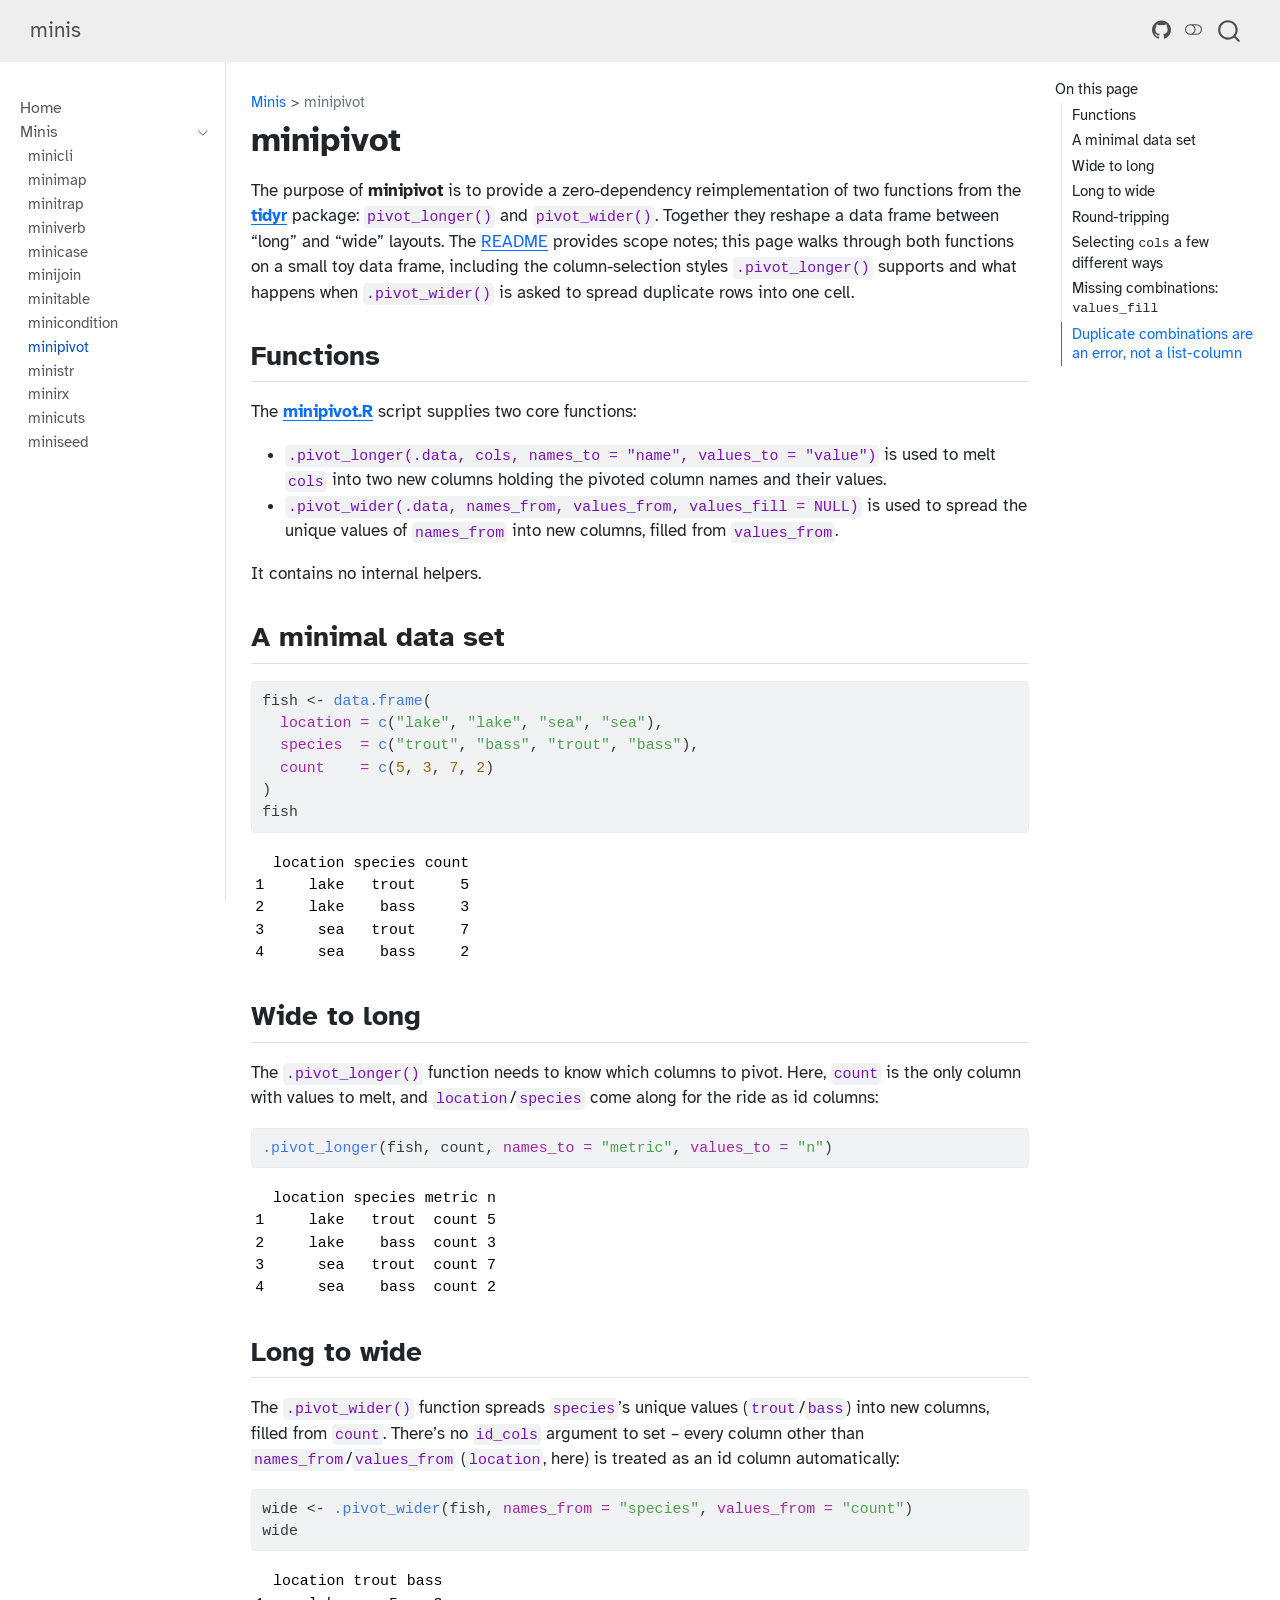
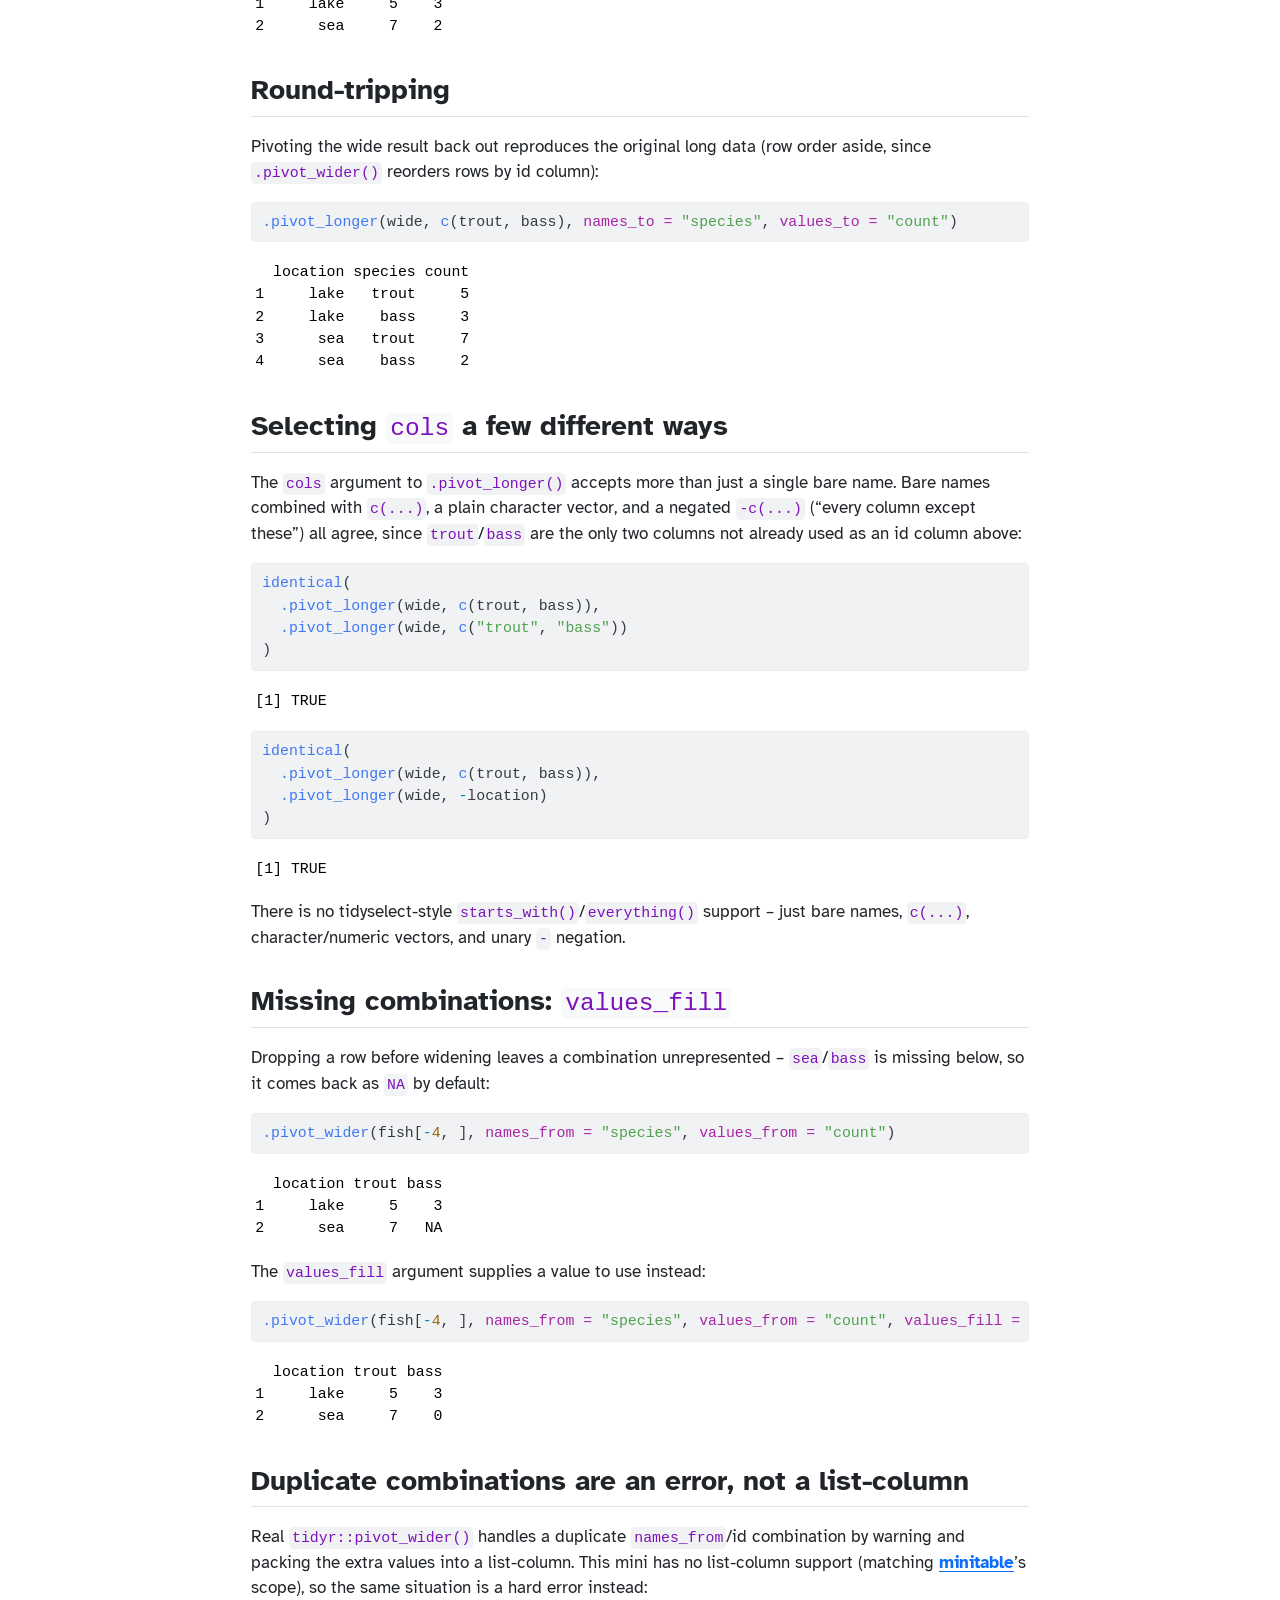
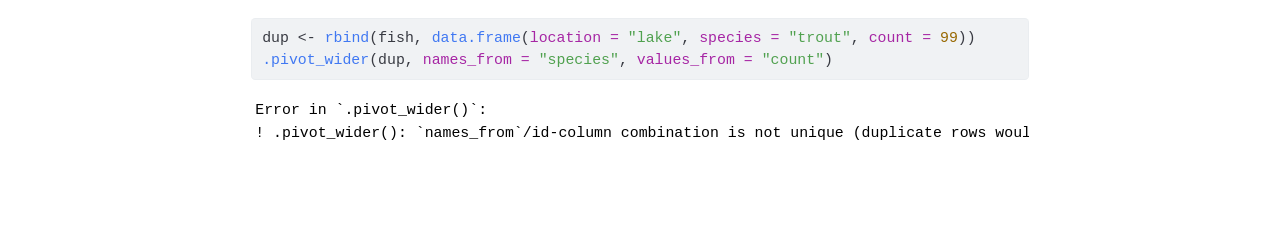
<file: minipivot/index.html>
<!DOCTYPE html>
<html xmlns="http://www.w3.org/1999/xhtml" lang="en" xml:lang="en"><head>

<meta charset="utf-8">
<meta name="generator" content="quarto-1.10.18">

<meta name="viewport" content="width=device-width, initial-scale=1.0, user-scalable=yes">


<title>minipivot – minis</title>
<style>
/* Default styles provided by pandoc.
** See https://pandoc.org/MANUAL.html#variables-for-html for config info.
*/
span.smallcaps{font-variant: small-caps;}
div.columns{display: flex; gap: 1.5em;}
div.column{flex: auto;}
@media screen {
div.columns{gap: min(4vw, 1.5em);}
div.column{overflow-x: auto;}
}
div.hanging-indent{margin-left: 1.5em; text-indent: -1.5em;}
ul.task-list{list-style: none;}
ul.task-list li input[type="checkbox"] {
  width: 0.8em;
  margin: 0 0.8em 0.2em -1em; /* quarto-specific, see https://github.com/quarto-dev/quarto-cli/issues/4556 */ 
  vertical-align: middle;
}
/* CSS for syntax highlighting */
html { -webkit-text-size-adjust: 100%; }
pre > code.sourceCode { white-space: pre; position: relative; }
pre > code.sourceCode > span { display: inline-block; line-height: 1.25; }
pre > code.sourceCode > span:empty { height: 1.2em; }
.sourceCode { overflow: visible; }
code.sourceCode > span { color: inherit; text-decoration: inherit; }
div.sourceCode { margin: 1em 0; }
pre.sourceCode { margin: 0; }
@media screen {
div.sourceCode { overflow: auto; }
}
@media print {
pre > code.sourceCode { white-space: pre-wrap; }
pre > code.sourceCode > span { text-indent: -5em; padding-left: 5em; }
}
pre.numberSource code
  { counter-reset: source-line 0; }
pre.numberSource code > span
  { position: relative; left: -4em; counter-increment: source-line; }
pre.numberSource code > span > a:first-child::before
  { content: counter(source-line);
    position: relative; left: -1em; text-align: right; vertical-align: baseline;
    border: none; display: inline-block;
    -webkit-touch-callout: none; -webkit-user-select: none;
    -khtml-user-select: none; -moz-user-select: none;
    -ms-user-select: none; user-select: none;
    padding: 0 4px; width: 4em;
  }
pre.numberSource { margin-left: 3em;  padding-left: 4px; }
div.sourceCode
  {   }
@media screen {
pre > code.sourceCode > span > a:first-child::before { text-decoration: underline; }
}
</style>


<script src="../site_libs/quarto-nav/quarto-nav.js"></script>
<script src="../site_libs/quarto-nav/headroom.min.js"></script>
<script src="../site_libs/clipboard/clipboard.min.js"></script>
<script src="../site_libs/quarto-search/autocomplete.umd.js"></script>
<script src="../site_libs/quarto-search/fuse.min.js"></script>
<script src="../site_libs/quarto-search/quarto-search.js"></script>
<meta name="quarto:offset" content="../">
<script src="../site_libs/quarto-html/quarto.js" type="module"></script>
<script src="../site_libs/quarto-html/tabsets/tabsets.js" type="module"></script>
<script src="../site_libs/quarto-html/popper.min.js"></script>
<script src="../site_libs/quarto-html/tippy.umd.min.js"></script>
<script src="../site_libs/quarto-html/anchor.min.js"></script>
<link href="../site_libs/quarto-html/tippy.css" rel="stylesheet">
<link href="../site_libs/quarto-html/quarto-syntax-highlighting-eec68b17241c1efd3eae2de50d816e3e.css" rel="stylesheet" class="quarto-color-scheme" id="quarto-text-highlighting-styles">
<link href="../site_libs/quarto-html/quarto-syntax-highlighting-dark-25dec783d6e1d11f8e0bba9e4fbb47f4.css" rel="stylesheet" class="quarto-color-scheme quarto-color-alternate" id="quarto-text-highlighting-styles">
<link href="../site_libs/quarto-html/quarto-syntax-highlighting-eec68b17241c1efd3eae2de50d816e3e.css" rel="stylesheet" class="quarto-color-scheme-extra" id="quarto-text-highlighting-styles">
<script src="../site_libs/bootstrap/bootstrap.min.js"></script>
<link href="../site_libs/bootstrap/bootstrap-icons.css" rel="stylesheet">
<link href="../site_libs/bootstrap/bootstrap-7e4e4291b2584127a858be176ebebf87.min.css" rel="stylesheet" append-hash="true" class="quarto-color-scheme" id="quarto-bootstrap" data-mode="light">
<link href="../site_libs/bootstrap/bootstrap-dark-2667db6709580a6cec7ce532cafc2aea.min.css" rel="stylesheet" append-hash="true" class="quarto-color-scheme quarto-color-alternate" id="quarto-bootstrap" data-mode="dark">
<link href="../site_libs/bootstrap/bootstrap-7e4e4291b2584127a858be176ebebf87.min.css" rel="stylesheet" append-hash="true" class="quarto-color-scheme-extra" id="quarto-bootstrap" data-mode="light">
<script id="quarto-search-options" type="application/json">{
  "location": "navbar",
  "copy-button": false,
  "collapse-after": 3,
  "panel-placement": "end",
  "type": "overlay",
  "limit": 50,
  "keyboard-shortcut": [
    "f",
    "/",
    "s"
  ],
  "show-item-context": false,
  "language": {
    "search-no-results-text": "No results",
    "search-matching-documents-text": "matching documents",
    "search-copy-link-title": "Copy link to search",
    "search-hide-matches-text": "Hide additional matches",
    "search-more-match-text": "more match in this document",
    "search-more-matches-text": "more matches in this document",
    "search-clear-button-title": "Clear",
    "search-text-placeholder": "",
    "search-detached-cancel-button-title": "Cancel",
    "search-submit-button-title": "Submit",
    "search-label": "Search"
  }
}</script>


</head>

<body class="nav-sidebar docked nav-fixed quarto-light"><script id="quarto-html-before-body" type="application/javascript">
    const toggleBodyColorMode = (bsSheetEl) => {
      const mode = bsSheetEl.getAttribute("data-mode");
      const bodyEl = window.document.querySelector("body");
      if (mode === "dark") {
        bodyEl.classList.add("quarto-dark");
        bodyEl.classList.remove("quarto-light");
      } else {
        bodyEl.classList.add("quarto-light");
        bodyEl.classList.remove("quarto-dark");
      }
    }
    const toggleBodyColorPrimary = () => {
      const bsSheetEl = window.document.querySelector("link#quarto-bootstrap:not([rel=disabled-stylesheet])");
      if (bsSheetEl) {
        toggleBodyColorMode(bsSheetEl);
      }
    }
    const setColorSchemeToggle = (alternate) => {
      const toggles = window.document.querySelectorAll('.quarto-color-scheme-toggle');
      for (let i=0; i < toggles.length; i++) {
        const toggle = toggles[i];
        if (toggle) {
          if (alternate) {
            toggle.classList.add("alternate");
          } else {
            toggle.classList.remove("alternate");
          }
        }
      }
    };
    const toggleColorMode = (alternate) => {
      // Switch the stylesheets
      const primaryStylesheets = window.document.querySelectorAll('link.quarto-color-scheme:not(.quarto-color-alternate)');
      const alternateStylesheets = window.document.querySelectorAll('link.quarto-color-scheme.quarto-color-alternate');
      manageTransitions('#quarto-margin-sidebar .nav-link', false);
      if (alternate) {
        // note: dark is layered on light, we don't disable primary!
        enableStylesheet(alternateStylesheets);
        for (const sheetNode of alternateStylesheets) {
          if (sheetNode.id === "quarto-bootstrap") {
            toggleBodyColorMode(sheetNode);
          }
        }
      } else {
        disableStylesheet(alternateStylesheets);
        enableStylesheet(primaryStylesheets)
        toggleBodyColorPrimary();
      }
      manageTransitions('#quarto-margin-sidebar .nav-link', true);
      // Switch the toggles
      setColorSchemeToggle(alternate)
      // Hack to workaround the fact that safari doesn't
      // properly recolor the scrollbar when toggling (#1455)
      if (navigator.userAgent.indexOf('Safari') > 0 && navigator.userAgent.indexOf('Chrome') == -1) {
        manageTransitions("body", false);
        window.scrollTo(0, 1);
        setTimeout(() => {
          window.scrollTo(0, 0);
          manageTransitions("body", true);
        }, 40);
      }
    }
    const disableStylesheet = (stylesheets) => {
      for (let i=0; i < stylesheets.length; i++) {
        const stylesheet = stylesheets[i];
        stylesheet.rel = 'disabled-stylesheet';
      }
    }
    const enableStylesheet = (stylesheets) => {
      for (let i=0; i < stylesheets.length; i++) {
        const stylesheet = stylesheets[i];
        if(stylesheet.rel !== 'stylesheet') { // for Chrome, which will still FOUC without this check
          stylesheet.rel = 'stylesheet';
        }
      }
    }
    const manageTransitions = (selector, allowTransitions) => {
      const els = window.document.querySelectorAll(selector);
      for (let i=0; i < els.length; i++) {
        const el = els[i];
        if (allowTransitions) {
          el.classList.remove('notransition');
        } else {
          el.classList.add('notransition');
        }
      }
    }
    const isFileUrl = () => {
      return window.location.protocol === 'file:';
    }
    const hasAlternateSentinel = () => {
      let styleSentinel = getColorSchemeSentinel();
      if (styleSentinel !== null) {
        return styleSentinel === "alternate";
      } else {
        return false;
      }
    }
    const setStyleSentinel = (alternate) => {
      const value = alternate ? "alternate" : "default";
      if (!isFileUrl()) {
        window.localStorage.setItem("quarto-color-scheme", value);
      } else {
        localAlternateSentinel = value;
      }
    }
    const getColorSchemeSentinel = () => {
      if (!isFileUrl()) {
        const storageValue = window.localStorage.getItem("quarto-color-scheme");
        return storageValue != null ? storageValue : localAlternateSentinel;
      } else {
        return localAlternateSentinel;
      }
    }
    const toggleGiscusIfUsed = (isAlternate, darkModeDefault) => {
      const baseTheme = document.querySelector('#giscus-base-theme')?.value ?? 'light';
      const alternateTheme = document.querySelector('#giscus-alt-theme')?.value ?? 'dark';
      let newTheme = '';
      if(authorPrefersDark) {
        newTheme = isAlternate ? baseTheme : alternateTheme;
      } else {
        newTheme = isAlternate ? alternateTheme : baseTheme;
      }
      const changeGiscusTheme = () => {
        // From: https://github.com/giscus/giscus/issues/336
        const sendMessage = (message) => {
          const iframe = document.querySelector('iframe.giscus-frame');
          if (!iframe) return;
          iframe.contentWindow.postMessage({ giscus: message }, 'https://giscus.app');
        }
        sendMessage({
          setConfig: {
            theme: newTheme
          }
        });
      }
      const isGiscussLoaded = window.document.querySelector('iframe.giscus-frame') !== null;
      if (isGiscussLoaded) {
        changeGiscusTheme();
      }
    };
    const authorPrefersDark = false;
    const queryPrefersDark = window.matchMedia('(prefers-color-scheme: dark)');
    const darkModeDefault = queryPrefersDark.matches;
      document.querySelector('link#quarto-text-highlighting-styles.quarto-color-scheme-extra').rel = 'disabled-stylesheet';
      document.querySelector('link#quarto-bootstrap.quarto-color-scheme-extra').rel = 'disabled-stylesheet';
    let localAlternateSentinel = darkModeDefault ? 'alternate' : 'default';
    // Dark / light mode switch
    window.quartoToggleColorScheme = () => {
      // Read the current dark / light value
      let toAlternate = !hasAlternateSentinel();
      toggleColorMode(toAlternate);
      setStyleSentinel(toAlternate);
      toggleGiscusIfUsed(toAlternate, darkModeDefault);
      window.dispatchEvent(new Event('resize'));
    };
    queryPrefersDark.addEventListener("change", e => {
      if(window.localStorage.getItem("quarto-color-scheme") !== null)
        return;
      const alternate = e.matches
      toggleColorMode(alternate);
      localAlternateSentinel = e.matches ? 'alternate' : 'default'; // this is used alongside local storage!
      toggleGiscusIfUsed(alternate, darkModeDefault);
    });
    // Switch to dark mode if need be
    if (hasAlternateSentinel()) {
      toggleColorMode(true);
    } else {
      toggleColorMode(false);
    }
  </script>

<div id="quarto-search-results"></div>
  <header id="quarto-header" class="headroom fixed-top">
    <nav class="navbar navbar-expand-lg " data-bs-theme="dark">
      <div class="navbar-container container-fluid">
      <div class="navbar-brand-container mx-auto">
    <a class="navbar-brand" href="../index.html">
    <span class="navbar-title">minis</span>
    </a>
  </div>
            <div id="quarto-search" class="" title="Search"></div>
          <button class="navbar-toggler" type="button" data-bs-toggle="collapse" data-bs-target="#navbarCollapse" aria-controls="navbarCollapse" role="menu" aria-expanded="false" aria-label="Toggle navigation" onclick="if (window.quartoToggleHeadroom) { window.quartoToggleHeadroom(); }">
  <span class="navbar-toggler-icon"></span>
</button>
          <div class="collapse navbar-collapse" id="navbarCollapse">
            <ul class="navbar-nav navbar-nav-scroll ms-auto">
  <li class="nav-item compact">
    <a class="nav-link" href="https://github.com/djnavarro/minis"> <i class="bi bi-github" role="img">
</i> 
<span class="menu-text"></span></a>
  </li>  
</ul>
          </div> <!-- /navcollapse -->
            <div class="quarto-navbar-tools">
  <a href="" class="quarto-color-scheme-toggle quarto-navigation-tool  px-1" onclick="window.quartoToggleColorScheme(); return false;" title="Toggle dark mode"><i class="bi"></i></a>
</div>
      </div> <!-- /container-fluid -->
    </nav>
  <nav class="quarto-secondary-nav">
    <div class="container-fluid d-flex">
      <button type="button" class="quarto-btn-toggle btn" data-bs-toggle="collapse" role="button" data-bs-target=".quarto-sidebar-collapse-item" aria-controls="quarto-sidebar" aria-expanded="false" aria-label="Toggle sidebar navigation" onclick="if (window.quartoToggleHeadroom) { window.quartoToggleHeadroom(); }">
        <i class="bi bi-layout-text-sidebar-reverse"></i>
      </button>
        <nav class="quarto-page-breadcrumbs" aria-label="breadcrumb"><ol class="breadcrumb"><li class="breadcrumb-item"><a href="../minicli/index.html">Minis</a></li><li class="breadcrumb-item"><a href="../minipivot/index.html">minipivot</a></li></ol></nav>
        <a class="flex-grow-1" role="navigation" data-bs-toggle="collapse" data-bs-target=".quarto-sidebar-collapse-item" aria-controls="quarto-sidebar" aria-expanded="false" aria-label="Toggle sidebar navigation" onclick="if (window.quartoToggleHeadroom) { window.quartoToggleHeadroom(); }">      
        </a>
    </div>
  </nav>
</header>
<!-- content -->
<div id="quarto-content" class="quarto-container page-columns page-rows-contents page-layout-article page-navbar">
<!-- sidebar -->
  <nav id="quarto-sidebar" class="sidebar collapse collapse-horizontal quarto-sidebar-collapse-item sidebar-navigation docked overflow-auto">
    <div class="sidebar-menu-container"> 
    <ul class="list-unstyled mt-1">
        <li class="sidebar-item">
  <div class="sidebar-item-container"> 
  <a href="../index.html" class="sidebar-item-text sidebar-link">
 <span class="menu-text">Home</span></a>
  </div>
</li>
        <li class="sidebar-item sidebar-item-section">
      <div class="sidebar-item-container"> 
            <a class="sidebar-item-text sidebar-link text-start" data-bs-toggle="collapse" data-bs-target="#quarto-sidebar-section-1" role="navigation" aria-expanded="true">
 <span class="menu-text">Minis</span></a>
          <a class="sidebar-item-toggle text-start" data-bs-toggle="collapse" data-bs-target="#quarto-sidebar-section-1" role="navigation" aria-expanded="true" aria-label="Toggle section">
            <i class="bi bi-chevron-right ms-2"></i>
          </a> 
      </div>
      <ul id="quarto-sidebar-section-1" class="collapse list-unstyled sidebar-section depth1 show">  
          <li class="sidebar-item">
  <div class="sidebar-item-container"> 
  <a href="../minicli/index.html" class="sidebar-item-text sidebar-link">
 <span class="menu-text">minicli</span></a>
  </div>
</li>
          <li class="sidebar-item">
  <div class="sidebar-item-container"> 
  <a href="../minimap/index.html" class="sidebar-item-text sidebar-link">
 <span class="menu-text">minimap</span></a>
  </div>
</li>
          <li class="sidebar-item">
  <div class="sidebar-item-container"> 
  <a href="../minitrap/index.html" class="sidebar-item-text sidebar-link">
 <span class="menu-text">minitrap</span></a>
  </div>
</li>
          <li class="sidebar-item">
  <div class="sidebar-item-container"> 
  <a href="../miniverb/index.html" class="sidebar-item-text sidebar-link">
 <span class="menu-text">miniverb</span></a>
  </div>
</li>
          <li class="sidebar-item">
  <div class="sidebar-item-container"> 
  <a href="../minicase/index.html" class="sidebar-item-text sidebar-link">
 <span class="menu-text">minicase</span></a>
  </div>
</li>
          <li class="sidebar-item">
  <div class="sidebar-item-container"> 
  <a href="../minijoin/index.html" class="sidebar-item-text sidebar-link">
 <span class="menu-text">minijoin</span></a>
  </div>
</li>
          <li class="sidebar-item">
  <div class="sidebar-item-container"> 
  <a href="../minitable/index.html" class="sidebar-item-text sidebar-link">
 <span class="menu-text">minitable</span></a>
  </div>
</li>
          <li class="sidebar-item">
  <div class="sidebar-item-container"> 
  <a href="../minicondition/index.html" class="sidebar-item-text sidebar-link">
 <span class="menu-text">minicondition</span></a>
  </div>
</li>
          <li class="sidebar-item">
  <div class="sidebar-item-container"> 
  <a href="../minipivot/index.html" class="sidebar-item-text sidebar-link active">
 <span class="menu-text">minipivot</span></a>
  </div>
</li>
          <li class="sidebar-item">
  <div class="sidebar-item-container"> 
  <a href="../ministr/index.html" class="sidebar-item-text sidebar-link">
 <span class="menu-text">ministr</span></a>
  </div>
</li>
          <li class="sidebar-item">
  <div class="sidebar-item-container"> 
  <a href="../minirx/index.html" class="sidebar-item-text sidebar-link">
 <span class="menu-text">minirx</span></a>
  </div>
</li>
          <li class="sidebar-item">
  <div class="sidebar-item-container"> 
  <a href="../minicuts/index.html" class="sidebar-item-text sidebar-link">
 <span class="menu-text">minicuts</span></a>
  </div>
</li>
          <li class="sidebar-item">
  <div class="sidebar-item-container"> 
  <a href="../miniseed/index.html" class="sidebar-item-text sidebar-link">
 <span class="menu-text">miniseed</span></a>
  </div>
</li>
      </ul>
  </li>
    </ul>
    </div>
</nav>
<div id="quarto-sidebar-glass" class="quarto-sidebar-collapse-item" data-bs-toggle="collapse" data-bs-target=".quarto-sidebar-collapse-item"></div>
<!-- margin-sidebar -->
    <div id="quarto-margin-sidebar" class="sidebar margin-sidebar">
        <nav id="TOC" role="doc-toc" class="toc-active">
    <h2 id="toc-title">On this page</h2>
   
  <ul>
  <li><a href="#functions" id="toc-functions" class="nav-link active" data-scroll-target="#functions">Functions</a></li>
  <li><a href="#a-minimal-data-set" id="toc-a-minimal-data-set" class="nav-link" data-scroll-target="#a-minimal-data-set">A minimal data set</a></li>
  <li><a href="#wide-to-long" id="toc-wide-to-long" class="nav-link" data-scroll-target="#wide-to-long">Wide to long</a></li>
  <li><a href="#long-to-wide" id="toc-long-to-wide" class="nav-link" data-scroll-target="#long-to-wide">Long to wide</a></li>
  <li><a href="#round-tripping" id="toc-round-tripping" class="nav-link" data-scroll-target="#round-tripping">Round-tripping</a></li>
  <li><a href="#selecting-cols-a-few-different-ways" id="toc-selecting-cols-a-few-different-ways" class="nav-link" data-scroll-target="#selecting-cols-a-few-different-ways">Selecting <code>cols</code> a few different ways</a></li>
  <li><a href="#missing-combinations-values_fill" id="toc-missing-combinations-values_fill" class="nav-link" data-scroll-target="#missing-combinations-values_fill">Missing combinations: <code>values_fill</code></a></li>
  <li><a href="#duplicate-combinations-are-an-error-not-a-list-column" id="toc-duplicate-combinations-are-an-error-not-a-list-column" class="nav-link" data-scroll-target="#duplicate-combinations-are-an-error-not-a-list-column">Duplicate combinations are an error, not a list-column</a></li>
  </ul>
</nav>
    </div>
<!-- main -->
<main class="content" id="quarto-document-content">


<header id="title-block-header" class="quarto-title-block default"><nav class="quarto-page-breadcrumbs quarto-title-breadcrumbs d-none d-lg-block" aria-label="breadcrumb"><ol class="breadcrumb"><li class="breadcrumb-item"><a href="../minicli/index.html">Minis</a></li><li class="breadcrumb-item"><a href="../minipivot/index.html">minipivot</a></li></ol></nav>
<div class="quarto-title">
<h1 class="title">minipivot</h1>
</div>



<div class="quarto-title-meta">

    
  
    
  </div>
  


</header>


<p>The purpose of <strong>minipivot</strong> is to provide a zero-dependency reimplementation of two functions from the <a href="https://tidyr.tidyverse.org/"><strong>tidyr</strong></a> package: <code>pivot_longer()</code> and <code>pivot_wider()</code>. Together they reshape a data frame between “long” and “wide” layouts. The <a href="https://github.com/djnavarro/minis/tree/main/minipivot">README</a> provides scope notes; this page walks through both functions on a small toy data frame, including the column-selection styles <code>.pivot_longer()</code> supports and what happens when <code>.pivot_wider()</code> is asked to spread duplicate rows into one cell.</p>
<section id="functions" class="level2">
<h2 class="anchored" data-anchor-id="functions">Functions</h2>
<p>The <a href="https://github.com/djnavarro/minis/blob/main/minipivot/minipivot.R"><strong>minipivot.R</strong></a> script supplies two core functions:</p>
<ul>
<li><code>.pivot_longer(.data, cols, names_to = "name", values_to = "value")</code> is used to melt <code>cols</code> into two new columns holding the pivoted column names and their values.</li>
<li><code>.pivot_wider(.data, names_from, values_from, values_fill = NULL)</code> is used to spread the unique values of <code>names_from</code> into new columns, filled from <code>values_from</code>.</li>
</ul>
<p>It contains no internal helpers.</p>
</section>
<section id="a-minimal-data-set" class="level2">
<h2 class="anchored" data-anchor-id="a-minimal-data-set">A minimal data set</h2>
<div class="cell">
<div class="code-copy-outer-scaffold"><div class="sourceCode cell-code" id="cb1"><pre class="sourceCode r code-with-copy"><code class="sourceCode r"><span id="cb1-1"><a href="#cb1-1" aria-hidden="true" tabindex="-1"></a>fish <span class="ot">&lt;-</span> <span class="fu">data.frame</span>(</span>
<span id="cb1-2"><a href="#cb1-2" aria-hidden="true" tabindex="-1"></a>  <span class="at">location =</span> <span class="fu">c</span>(<span class="st">"lake"</span>, <span class="st">"lake"</span>, <span class="st">"sea"</span>, <span class="st">"sea"</span>),</span>
<span id="cb1-3"><a href="#cb1-3" aria-hidden="true" tabindex="-1"></a>  <span class="at">species  =</span> <span class="fu">c</span>(<span class="st">"trout"</span>, <span class="st">"bass"</span>, <span class="st">"trout"</span>, <span class="st">"bass"</span>),</span>
<span id="cb1-4"><a href="#cb1-4" aria-hidden="true" tabindex="-1"></a>  <span class="at">count    =</span> <span class="fu">c</span>(<span class="dv">5</span>, <span class="dv">3</span>, <span class="dv">7</span>, <span class="dv">2</span>)</span>
<span id="cb1-5"><a href="#cb1-5" aria-hidden="true" tabindex="-1"></a>)</span>
<span id="cb1-6"><a href="#cb1-6" aria-hidden="true" tabindex="-1"></a>fish</span></code></pre></div><button title="Copy to Clipboard" class="code-copy-button"><i class="bi"></i></button></div>
<div class="cell-output cell-output-stdout">
<pre><code>  location species count
1     lake   trout     5
2     lake    bass     3
3      sea   trout     7
4      sea    bass     2</code></pre>
</div>
</div>
</section>
<section id="wide-to-long" class="level2">
<h2 class="anchored" data-anchor-id="wide-to-long">Wide to long</h2>
<p>The <code>.pivot_longer()</code> function needs to know which columns to pivot. Here, <code>count</code> is the only column with values to melt, and <code>location</code>/<code>species</code> come along for the ride as id columns:</p>
<div class="cell">
<div class="code-copy-outer-scaffold"><div class="sourceCode cell-code" id="cb3"><pre class="sourceCode r code-with-copy"><code class="sourceCode r"><span id="cb3-1"><a href="#cb3-1" aria-hidden="true" tabindex="-1"></a><span class="fu">.pivot_longer</span>(fish, count, <span class="at">names_to =</span> <span class="st">"metric"</span>, <span class="at">values_to =</span> <span class="st">"n"</span>)</span></code></pre></div><button title="Copy to Clipboard" class="code-copy-button"><i class="bi"></i></button></div>
<div class="cell-output cell-output-stdout">
<pre><code>  location species metric n
1     lake   trout  count 5
2     lake    bass  count 3
3      sea   trout  count 7
4      sea    bass  count 2</code></pre>
</div>
</div>
</section>
<section id="long-to-wide" class="level2">
<h2 class="anchored" data-anchor-id="long-to-wide">Long to wide</h2>
<p>The <code>.pivot_wider()</code> function spreads <code>species</code>’s unique values (<code>trout</code>/<code>bass</code>) into new columns, filled from <code>count</code>. There’s no <code>id_cols</code> argument to set – every column other than <code>names_from</code>/<code>values_from</code> (<code>location</code>, here) is treated as an id column automatically:</p>
<div class="cell">
<div class="code-copy-outer-scaffold"><div class="sourceCode cell-code" id="cb5"><pre class="sourceCode r code-with-copy"><code class="sourceCode r"><span id="cb5-1"><a href="#cb5-1" aria-hidden="true" tabindex="-1"></a>wide <span class="ot">&lt;-</span> <span class="fu">.pivot_wider</span>(fish, <span class="at">names_from =</span> <span class="st">"species"</span>, <span class="at">values_from =</span> <span class="st">"count"</span>)</span>
<span id="cb5-2"><a href="#cb5-2" aria-hidden="true" tabindex="-1"></a>wide</span></code></pre></div><button title="Copy to Clipboard" class="code-copy-button"><i class="bi"></i></button></div>
<div class="cell-output cell-output-stdout">
<pre><code>  location trout bass
1     lake     5    3
2      sea     7    2</code></pre>
</div>
</div>
</section>
<section id="round-tripping" class="level2">
<h2 class="anchored" data-anchor-id="round-tripping">Round-tripping</h2>
<p>Pivoting the wide result back out reproduces the original long data (row order aside, since <code>.pivot_wider()</code> reorders rows by id column):</p>
<div class="cell">
<div class="code-copy-outer-scaffold"><div class="sourceCode cell-code" id="cb7"><pre class="sourceCode r code-with-copy"><code class="sourceCode r"><span id="cb7-1"><a href="#cb7-1" aria-hidden="true" tabindex="-1"></a><span class="fu">.pivot_longer</span>(wide, <span class="fu">c</span>(trout, bass), <span class="at">names_to =</span> <span class="st">"species"</span>, <span class="at">values_to =</span> <span class="st">"count"</span>)</span></code></pre></div><button title="Copy to Clipboard" class="code-copy-button"><i class="bi"></i></button></div>
<div class="cell-output cell-output-stdout">
<pre><code>  location species count
1     lake   trout     5
2     lake    bass     3
3      sea   trout     7
4      sea    bass     2</code></pre>
</div>
</div>
</section>
<section id="selecting-cols-a-few-different-ways" class="level2">
<h2 class="anchored" data-anchor-id="selecting-cols-a-few-different-ways">Selecting <code>cols</code> a few different ways</h2>
<p>The <code>cols</code> argument to <code>.pivot_longer()</code> accepts more than just a single bare name. Bare names combined with <code>c(...)</code>, a plain character vector, and a negated <code>-c(...)</code> (“every column except these”) all agree, since <code>trout</code>/<code>bass</code> are the only two columns not already used as an id column above:</p>
<div class="cell">
<div class="code-copy-outer-scaffold"><div class="sourceCode cell-code" id="cb9"><pre class="sourceCode r code-with-copy"><code class="sourceCode r"><span id="cb9-1"><a href="#cb9-1" aria-hidden="true" tabindex="-1"></a><span class="fu">identical</span>(</span>
<span id="cb9-2"><a href="#cb9-2" aria-hidden="true" tabindex="-1"></a>  <span class="fu">.pivot_longer</span>(wide, <span class="fu">c</span>(trout, bass)),</span>
<span id="cb9-3"><a href="#cb9-3" aria-hidden="true" tabindex="-1"></a>  <span class="fu">.pivot_longer</span>(wide, <span class="fu">c</span>(<span class="st">"trout"</span>, <span class="st">"bass"</span>))</span>
<span id="cb9-4"><a href="#cb9-4" aria-hidden="true" tabindex="-1"></a>)</span></code></pre></div><button title="Copy to Clipboard" class="code-copy-button"><i class="bi"></i></button></div>
<div class="cell-output cell-output-stdout">
<pre><code>[1] TRUE</code></pre>
</div>
<div class="code-copy-outer-scaffold"><div class="sourceCode cell-code" id="cb11"><pre class="sourceCode r code-with-copy"><code class="sourceCode r"><span id="cb11-1"><a href="#cb11-1" aria-hidden="true" tabindex="-1"></a><span class="fu">identical</span>(</span>
<span id="cb11-2"><a href="#cb11-2" aria-hidden="true" tabindex="-1"></a>  <span class="fu">.pivot_longer</span>(wide, <span class="fu">c</span>(trout, bass)),</span>
<span id="cb11-3"><a href="#cb11-3" aria-hidden="true" tabindex="-1"></a>  <span class="fu">.pivot_longer</span>(wide, <span class="sc">-</span>location)</span>
<span id="cb11-4"><a href="#cb11-4" aria-hidden="true" tabindex="-1"></a>)</span></code></pre></div><button title="Copy to Clipboard" class="code-copy-button"><i class="bi"></i></button></div>
<div class="cell-output cell-output-stdout">
<pre><code>[1] TRUE</code></pre>
</div>
</div>
<p>There is no tidyselect-style <code>starts_with()</code>/<code>everything()</code> support – just bare names, <code>c(...)</code>, character/numeric vectors, and unary <code>-</code> negation.</p>
</section>
<section id="missing-combinations-values_fill" class="level2">
<h2 class="anchored" data-anchor-id="missing-combinations-values_fill">Missing combinations: <code>values_fill</code></h2>
<p>Dropping a row before widening leaves a combination unrepresented – <code>sea</code>/<code>bass</code> is missing below, so it comes back as <code>NA</code> by default:</p>
<div class="cell">
<div class="code-copy-outer-scaffold"><div class="sourceCode cell-code" id="cb13"><pre class="sourceCode r code-with-copy"><code class="sourceCode r"><span id="cb13-1"><a href="#cb13-1" aria-hidden="true" tabindex="-1"></a><span class="fu">.pivot_wider</span>(fish[<span class="sc">-</span><span class="dv">4</span>, ], <span class="at">names_from =</span> <span class="st">"species"</span>, <span class="at">values_from =</span> <span class="st">"count"</span>)</span></code></pre></div><button title="Copy to Clipboard" class="code-copy-button"><i class="bi"></i></button></div>
<div class="cell-output cell-output-stdout">
<pre><code>  location trout bass
1     lake     5    3
2      sea     7   NA</code></pre>
</div>
</div>
<p>The <code>values_fill</code> argument supplies a value to use instead:</p>
<div class="cell">
<div class="code-copy-outer-scaffold"><div class="sourceCode cell-code" id="cb15"><pre class="sourceCode r code-with-copy"><code class="sourceCode r"><span id="cb15-1"><a href="#cb15-1" aria-hidden="true" tabindex="-1"></a><span class="fu">.pivot_wider</span>(fish[<span class="sc">-</span><span class="dv">4</span>, ], <span class="at">names_from =</span> <span class="st">"species"</span>, <span class="at">values_from =</span> <span class="st">"count"</span>, <span class="at">values_fill =</span> <span class="dv">0</span>)</span></code></pre></div><button title="Copy to Clipboard" class="code-copy-button"><i class="bi"></i></button></div>
<div class="cell-output cell-output-stdout">
<pre><code>  location trout bass
1     lake     5    3
2      sea     7    0</code></pre>
</div>
</div>
</section>
<section id="duplicate-combinations-are-an-error-not-a-list-column" class="level2">
<h2 class="anchored" data-anchor-id="duplicate-combinations-are-an-error-not-a-list-column">Duplicate combinations are an error, not a list-column</h2>
<p>Real <code>tidyr::pivot_wider()</code> handles a duplicate <code>names_from</code>/id combination by warning and packing the extra values into a list-column. This mini has no list-column support (matching <a href="../minitable/"><strong>minitable</strong></a>’s scope), so the same situation is a hard error instead:</p>
<div class="cell">
<div class="code-copy-outer-scaffold"><div class="sourceCode cell-code" id="cb17"><pre class="sourceCode r code-with-copy"><code class="sourceCode r"><span id="cb17-1"><a href="#cb17-1" aria-hidden="true" tabindex="-1"></a>dup <span class="ot">&lt;-</span> <span class="fu">rbind</span>(fish, <span class="fu">data.frame</span>(<span class="at">location =</span> <span class="st">"lake"</span>, <span class="at">species =</span> <span class="st">"trout"</span>, <span class="at">count =</span> <span class="dv">99</span>))</span>
<span id="cb17-2"><a href="#cb17-2" aria-hidden="true" tabindex="-1"></a><span class="fu">.pivot_wider</span>(dup, <span class="at">names_from =</span> <span class="st">"species"</span>, <span class="at">values_from =</span> <span class="st">"count"</span>)</span></code></pre></div><button title="Copy to Clipboard" class="code-copy-button"><i class="bi"></i></button></div>
<div class="cell-output cell-output-error">
<pre><code>Error in `.pivot_wider()`:
! .pivot_wider(): `names_from`/id-column combination is not unique (duplicate rows would need to be aggregated); this mini does not implement a `values_fn`-style aggregation step.</code></pre>
</div>
</div>


</section>

</main> <!-- /main -->
<script id="quarto-html-after-body" type="application/javascript">
  window.document.addEventListener("DOMContentLoaded", function (event) {
    // Ensure there is a toggle, if there isn't float one in the top right
    if (window.document.querySelector('.quarto-color-scheme-toggle') === null) {
      const a = window.document.createElement('a');
      a.classList.add('top-right');
      a.classList.add('quarto-color-scheme-toggle');
      a.href = "";
      a.onclick = function() { try { window.quartoToggleColorScheme(); } catch {} return false; };
      const i = window.document.createElement("i");
      i.classList.add('bi');
      a.appendChild(i);
      window.document.body.appendChild(a);
    }
    setColorSchemeToggle(hasAlternateSentinel())
    const icon = "";
    const anchorJS = new window.AnchorJS();
    anchorJS.options = {
      placement: 'right',
      icon: icon
    };
    anchorJS.add('.anchored');
    const isCodeAnnotation = (el) => {
      for (const clz of el.classList) {
        if (clz.startsWith('code-annotation-')) {                     
          return true;
        }
      }
      return false;
    }
    const onCopySuccess = function(e) {
      // button target
      const button = e.trigger;
      // don't keep focus
      button.blur();
      // flash "checked"
      button.classList.add('code-copy-button-checked');
      var currentTitle = button.getAttribute("title");
      button.setAttribute("title", "Copied!");
      let tooltip;
      if (window.bootstrap) {
        button.setAttribute("data-bs-toggle", "tooltip");
        button.setAttribute("data-bs-placement", "left");
        button.setAttribute("data-bs-title", "Copied!");
        tooltip = new bootstrap.Tooltip(button, 
          { trigger: "manual", 
            customClass: "code-copy-button-tooltip",
            offset: [0, -8]});
        tooltip.show();    
      }
      setTimeout(function() {
        if (tooltip) {
          tooltip.hide();
          button.removeAttribute("data-bs-title");
          button.removeAttribute("data-bs-toggle");
          button.removeAttribute("data-bs-placement");
        }
        button.setAttribute("title", currentTitle);
        button.classList.remove('code-copy-button-checked');
      }, 1000);
      // clear code selection
      e.clearSelection();
    }
    const getTextToCopy = function(trigger) {
      const outerScaffold = trigger.parentElement.cloneNode(true);
      const codeEl = outerScaffold.querySelector('code');
      for (const childEl of codeEl.children) {
        if (isCodeAnnotation(childEl)) {
          childEl.remove();
        }
      }
      return codeEl.innerText;
    }
    const clipboard = new window.ClipboardJS('.code-copy-button:not([data-in-quarto-modal])', {
      text: getTextToCopy
    });
    clipboard.on('success', onCopySuccess);
    if (window.document.getElementById('quarto-embedded-source-code-modal')) {
      const clipboardModal = new window.ClipboardJS('.code-copy-button[data-in-quarto-modal]', {
        text: getTextToCopy,
        container: window.document.getElementById('quarto-embedded-source-code-modal')
      });
      clipboardModal.on('success', onCopySuccess);
    }
      var localhostRegex = new RegExp(/^(?:http|https):\/\/localhost\:?[0-9]*\//);
      var mailtoRegex = new RegExp(/^mailto:/);
        var filterRegex = new RegExp('/' + window.location.host + '/');
      var isInternal = (href) => {
          return filterRegex.test(href) || localhostRegex.test(href) || mailtoRegex.test(href);
      }
      // Inspect non-navigation links and adorn them if external
     var links = window.document.querySelectorAll('a[href]:not(.nav-link):not(.navbar-brand):not(.toc-action):not(.sidebar-link):not(.sidebar-item-toggle):not(.pagination-link):not(.no-external):not([aria-hidden]):not(.dropdown-item):not(.quarto-navigation-tool):not(.about-link)');
      for (var i=0; i<links.length; i++) {
        const link = links[i];
        if (!isInternal(link.href)) {
          // undo the damage that might have been done by quarto-nav.js in the case of
          // links that we want to consider external
          if (link.dataset.originalHref !== undefined) {
            link.href = link.dataset.originalHref;
          }
        }
      }
    function tippyHover(el, contentFn, onTriggerFn, onUntriggerFn) {
      const config = {
        allowHTML: true,
        maxWidth: 500,
        delay: 100,
        arrow: false,
        appendTo: function(el) {
            return el.parentElement;
        },
        interactive: true,
        interactiveBorder: 10,
        theme: 'quarto',
        placement: 'bottom-start',
      };
      if (contentFn) {
        config.content = contentFn;
      }
      if (onTriggerFn) {
        config.onTrigger = onTriggerFn;
      }
      if (onUntriggerFn) {
        config.onUntrigger = onUntriggerFn;
      }
      window.tippy(el, config); 
    }
    const noterefs = window.document.querySelectorAll('a[role="doc-noteref"]');
    for (var i=0; i<noterefs.length; i++) {
      const ref = noterefs[i];
      tippyHover(ref, function() {
        // use id or data attribute instead here
        let href = ref.getAttribute('data-footnote-href') || ref.getAttribute('href');
        try { href = new URL(href).hash; } catch {}
        const id = href.replace(/^#\/?/, "");
        const note = window.document.getElementById(id);
        if (note) {
          return note.innerHTML;
        } else {
          return "";
        }
      });
    }
    const xrefs = window.document.querySelectorAll('a.quarto-xref');
    const processXRef = (id, note) => {
      // Strip column container classes
      const stripColumnClz = (el) => {
        el.classList.remove("page-full", "page-columns");
        if (el.children) {
          for (const child of el.children) {
            stripColumnClz(child);
          }
        }
      }
      stripColumnClz(note)
      if (id === null || id.startsWith('sec-')) {
        // Special case sections, only their first couple elements
        const container = document.createElement("div");
        if (note.children && note.children.length > 2) {
          container.appendChild(note.children[0].cloneNode(true));
          for (let i = 1; i < note.children.length; i++) {
            const child = note.children[i];
            if (child.tagName === "P" && child.innerText === "") {
              continue;
            } else {
              container.appendChild(child.cloneNode(true));
              break;
            }
          }
          if (window.Quarto?.typesetMath) {
            window.Quarto.typesetMath(container);
          }
          return container.innerHTML
        } else {
          if (window.Quarto?.typesetMath) {
            window.Quarto.typesetMath(note);
          }
          return note.innerHTML;
        }
      } else {
        // Remove any anchor links if they are present
        const anchorLink = note.querySelector('a.anchorjs-link');
        if (anchorLink) {
          anchorLink.remove();
        }
        if (window.Quarto?.typesetMath) {
          window.Quarto.typesetMath(note);
        }
        if (note.classList.contains("callout")) {
          return note.outerHTML;
        } else {
          return note.innerHTML;
        }
      }
    }
    for (var i=0; i<xrefs.length; i++) {
      const xref = xrefs[i];
      tippyHover(xref, undefined, function(instance) {
        instance.disable();
        let url = xref.getAttribute('href');
        let hash = undefined; 
        if (url.startsWith('#')) {
          hash = url;
        } else {
          try { hash = new URL(url).hash; } catch {}
        }
        if (hash) {
          const id = hash.replace(/^#\/?/, "");
          const note = window.document.getElementById(id);
          if (note !== null) {
            try {
              const html = processXRef(id, note.cloneNode(true));
              instance.setContent(html);
            } finally {
              instance.enable();
              instance.show();
            }
          } else {
            // See if we can fetch this
            fetch(url.split('#')[0])
            .then(res => res.text())
            .then(html => {
              const parser = new DOMParser();
              const htmlDoc = parser.parseFromString(html, "text/html");
              const note = htmlDoc.getElementById(id);
              if (note !== null) {
                const html = processXRef(id, note);
                instance.setContent(html);
              } 
            }).finally(() => {
              instance.enable();
              instance.show();
            });
          }
        } else {
          // See if we can fetch a full url (with no hash to target)
          // This is a special case and we should probably do some content thinning / targeting
          fetch(url)
          .then(res => res.text())
          .then(html => {
            const parser = new DOMParser();
            const htmlDoc = parser.parseFromString(html, "text/html");
            const note = htmlDoc.querySelector('main.content');
            if (note !== null) {
              // This should only happen for chapter cross references
              // (since there is no id in the URL)
              // remove the first header
              if (note.children.length > 0 && note.children[0].tagName === "HEADER") {
                note.children[0].remove();
              }
              const html = processXRef(null, note);
              instance.setContent(html);
            } 
          }).finally(() => {
            instance.enable();
            instance.show();
          });
        }
      }, function(instance) {
      });
    }
        let selectedAnnoteEl;
        const selectorForAnnotation = ( cell, annotation) => {
          let cellAttr = 'data-code-cell="' + cell + '"';
          let lineAttr = 'data-code-annotation="' +  annotation + '"';
          const selector = 'span[' + cellAttr + '][' + lineAttr + ']';
          return selector;
        }
        const selectCodeLines = (annoteEl) => {
          const doc = window.document;
          const targetCell = annoteEl.getAttribute("data-target-cell");
          const targetAnnotation = annoteEl.getAttribute("data-target-annotation");
          const annoteSpan = window.document.querySelector(selectorForAnnotation(targetCell, targetAnnotation));
          const lines = annoteSpan.getAttribute("data-code-lines").split(",");
          const lineIds = lines.map((line) => {
            return targetCell + "-" + line;
          })
          let top = null;
          let height = null;
          let parent = null;
          if (lineIds.length > 0) {
              //compute the position of the single el (top and bottom and make a div)
              const el = window.document.getElementById(lineIds[0]);
              top = el.offsetTop;
              height = el.offsetHeight;
              parent = el.parentElement.parentElement;
            if (lineIds.length > 1) {
              const lastEl = window.document.getElementById(lineIds[lineIds.length - 1]);
              const bottom = lastEl.offsetTop + lastEl.offsetHeight;
              height = bottom - top;
            }
            if (top !== null && height !== null && parent !== null) {
              // cook up a div (if necessary) and position it 
              let div = window.document.getElementById("code-annotation-line-highlight");
              if (div === null) {
                div = window.document.createElement("div");
                div.setAttribute("id", "code-annotation-line-highlight");
                div.style.position = 'absolute';
                parent.appendChild(div);
              }
              div.style.top = top - 2 + "px";
              div.style.height = height + 4 + "px";
              div.style.left = 0;
              let gutterDiv = window.document.getElementById("code-annotation-line-highlight-gutter");
              if (gutterDiv === null) {
                gutterDiv = window.document.createElement("div");
                gutterDiv.setAttribute("id", "code-annotation-line-highlight-gutter");
                gutterDiv.style.position = 'absolute';
                const codeCell = window.document.getElementById(targetCell);
                const gutter = codeCell.querySelector('.code-annotation-gutter');
                gutter.appendChild(gutterDiv);
              }
              gutterDiv.style.top = top - 2 + "px";
              gutterDiv.style.height = height + 4 + "px";
            }
            selectedAnnoteEl = annoteEl;
          }
        };
        const unselectCodeLines = () => {
          const elementsIds = ["code-annotation-line-highlight", "code-annotation-line-highlight-gutter"];
          elementsIds.forEach((elId) => {
            const div = window.document.getElementById(elId);
            if (div) {
              div.remove();
            }
          });
          selectedAnnoteEl = undefined;
        };
          // Handle positioning of the toggle
      window.addEventListener(
        "resize",
        throttle(() => {
          elRect = undefined;
          if (selectedAnnoteEl) {
            selectCodeLines(selectedAnnoteEl);
          }
        }, 10)
      );
      function throttle(fn, ms) {
      let throttle = false;
      let timer;
        return (...args) => {
          if(!throttle) { // first call gets through
              fn.apply(this, args);
              throttle = true;
          } else { // all the others get throttled
              if(timer) clearTimeout(timer); // cancel #2
              timer = setTimeout(() => {
                fn.apply(this, args);
                timer = throttle = false;
              }, ms);
          }
        };
      }
        // Attach click handler to the DT
        const annoteDls = window.document.querySelectorAll('dt[data-target-cell]');
        for (const annoteDlNode of annoteDls) {
          annoteDlNode.addEventListener('click', (event) => {
            const clickedEl = event.target;
            if (clickedEl !== selectedAnnoteEl) {
              unselectCodeLines();
              const activeEl = window.document.querySelector('dt[data-target-cell].code-annotation-active');
              if (activeEl) {
                activeEl.classList.remove('code-annotation-active');
              }
              selectCodeLines(clickedEl);
              clickedEl.classList.add('code-annotation-active');
            } else {
              // Unselect the line
              unselectCodeLines();
              clickedEl.classList.remove('code-annotation-active');
            }
          });
        }
    const findCites = (el) => {
      const parentEl = el.parentElement;
      if (parentEl) {
        const cites = parentEl.dataset.cites;
        if (cites) {
          return {
            el,
            cites: cites.split(' ')
          };
        } else {
          return findCites(el.parentElement)
        }
      } else {
        return undefined;
      }
    };
    var bibliorefs = window.document.querySelectorAll('a[role="doc-biblioref"]');
    for (var i=0; i<bibliorefs.length; i++) {
      const ref = bibliorefs[i];
      const citeInfo = findCites(ref);
      if (citeInfo) {
        tippyHover(citeInfo.el, function() {
          var popup = window.document.createElement('div');
          citeInfo.cites.forEach(function(cite) {
            var citeDiv = window.document.createElement('div');
            citeDiv.classList.add('hanging-indent');
            citeDiv.classList.add('csl-entry');
            var biblioDiv = window.document.getElementById('ref-' + cite);
            if (biblioDiv) {
              citeDiv.innerHTML = biblioDiv.innerHTML;
            }
            popup.appendChild(citeDiv);
          });
          return popup.innerHTML;
        });
      }
    }
  });
  </script>
</div> <!-- /content -->




</body></html>
</file>
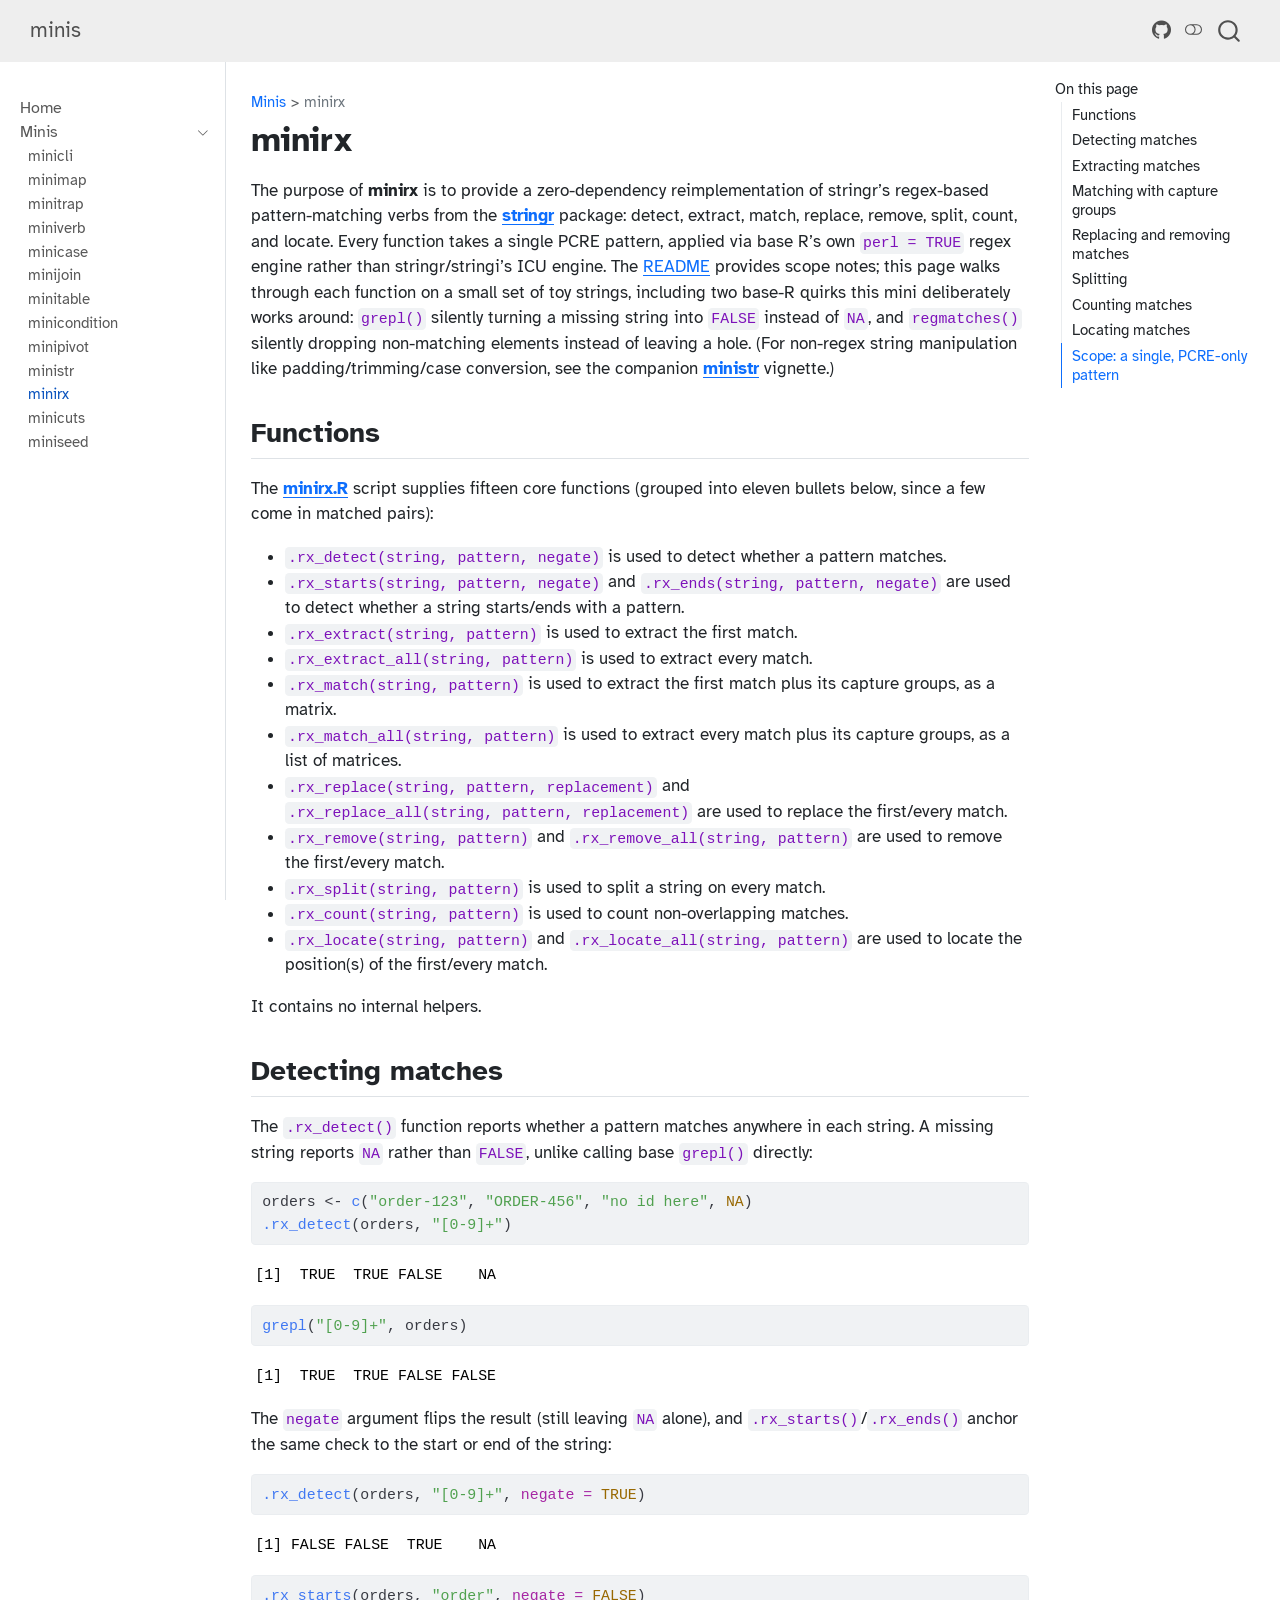
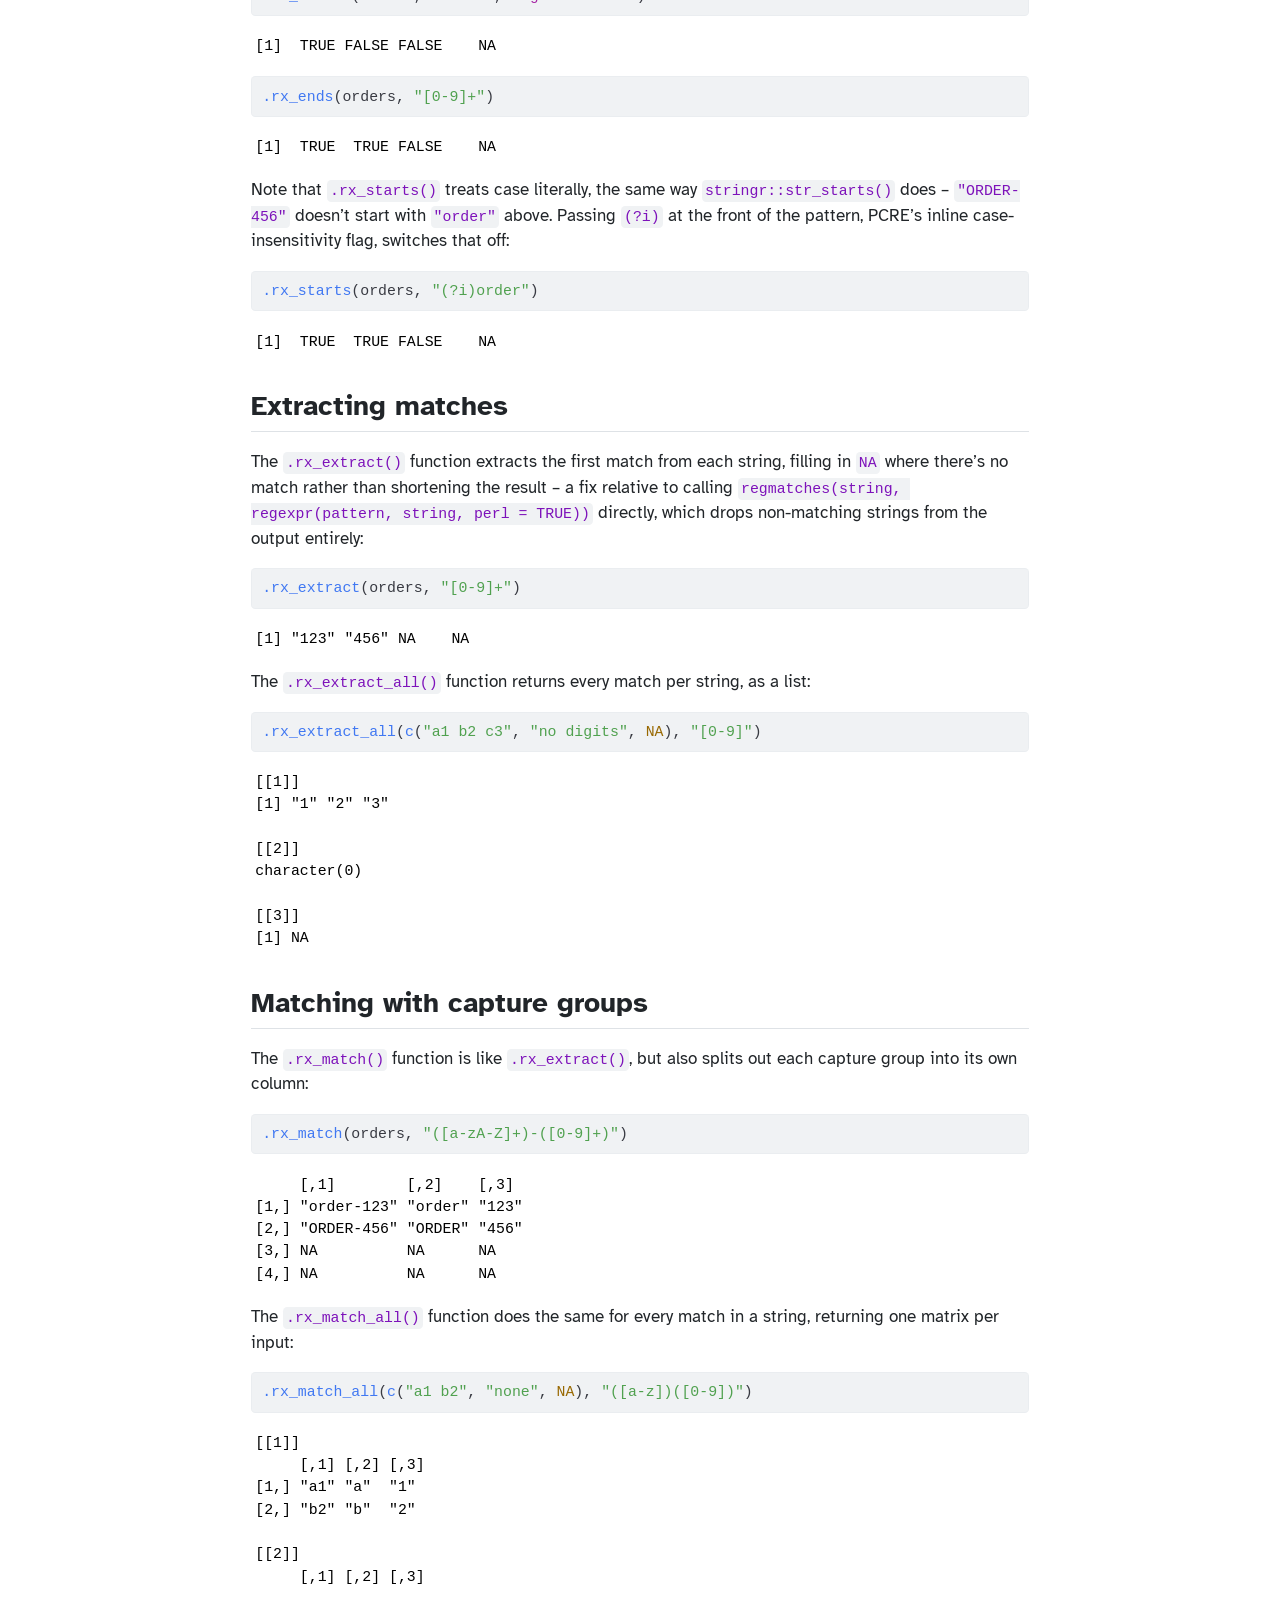
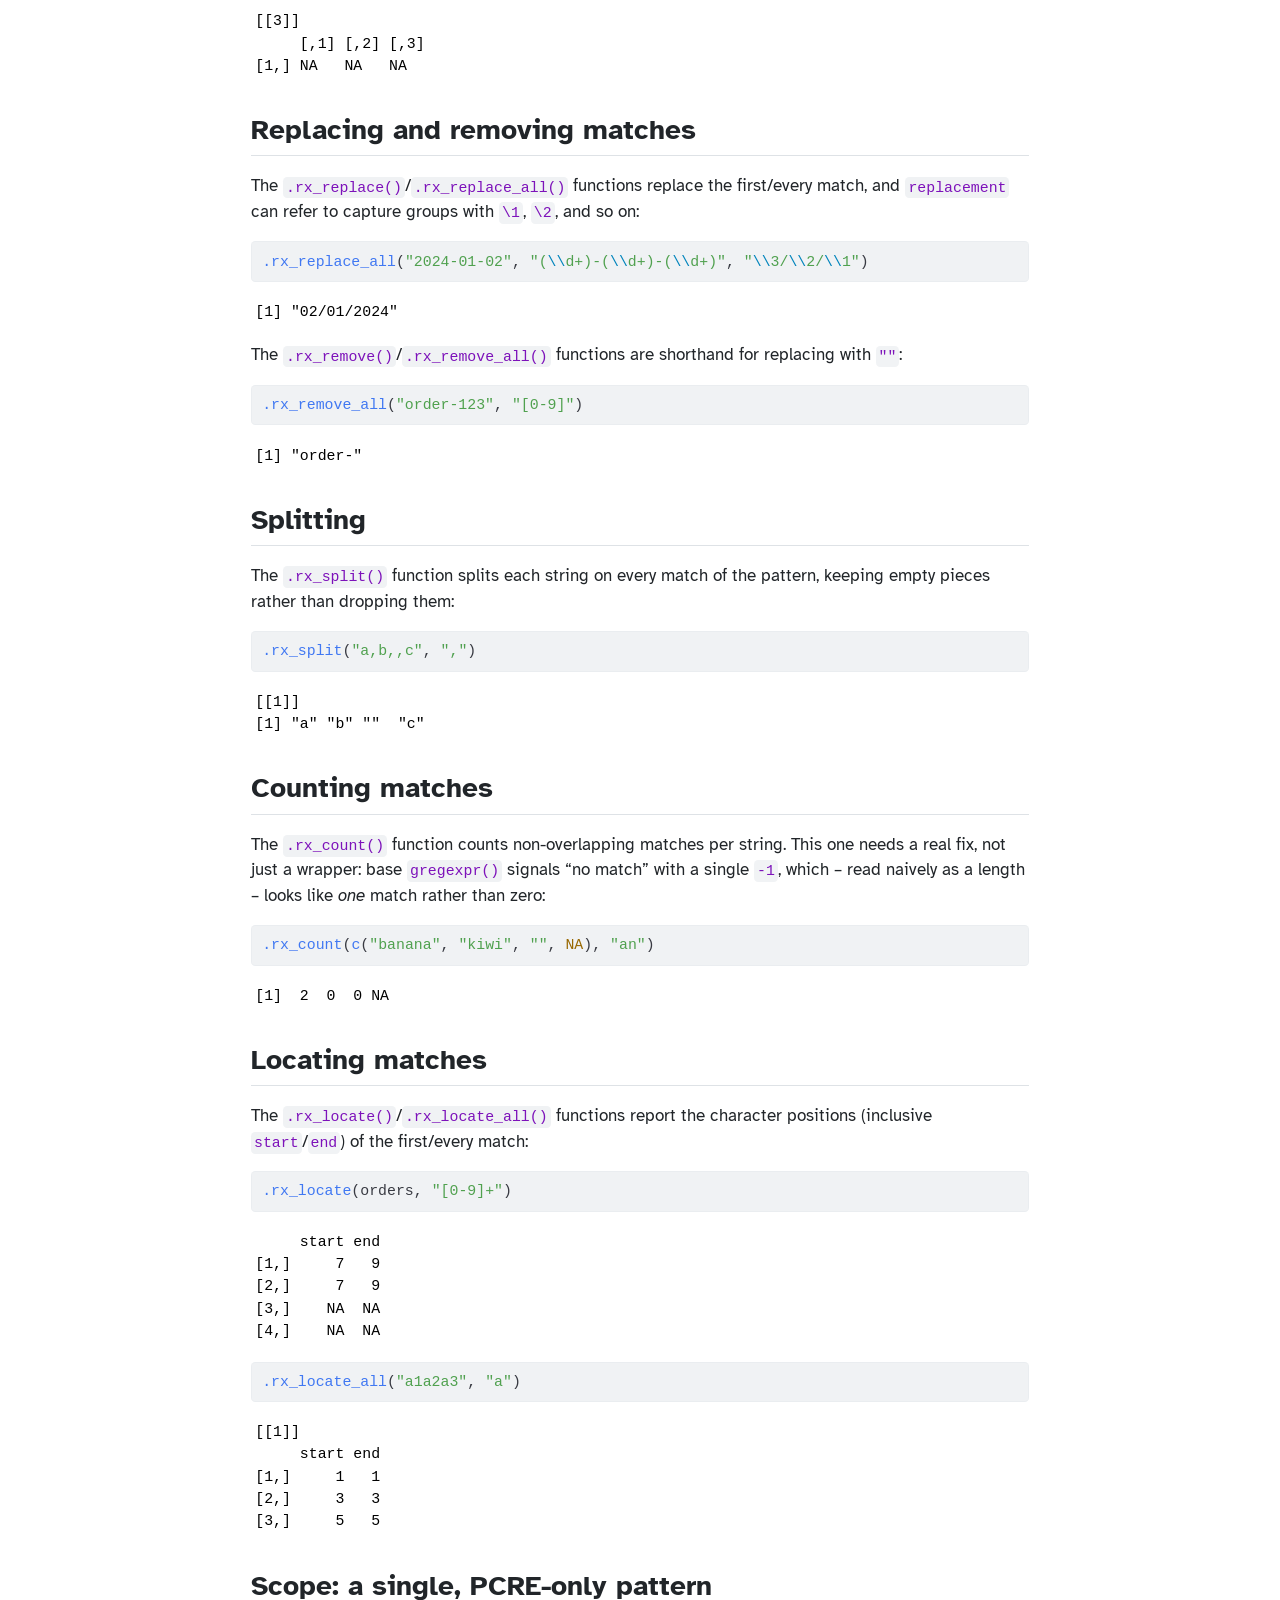
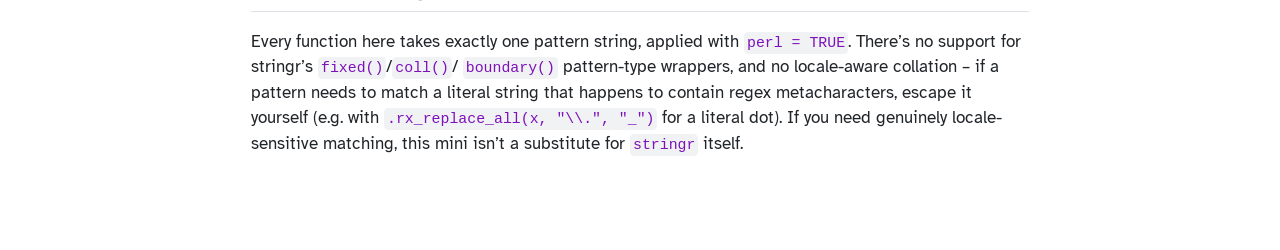
<file: minirx/index.html>
<!DOCTYPE html>
<html xmlns="http://www.w3.org/1999/xhtml" lang="en" xml:lang="en"><head>

<meta charset="utf-8">
<meta name="generator" content="quarto-1.10.18">

<meta name="viewport" content="width=device-width, initial-scale=1.0, user-scalable=yes">


<title>minirx – minis</title>
<style>
/* Default styles provided by pandoc.
** See https://pandoc.org/MANUAL.html#variables-for-html for config info.
*/
span.smallcaps{font-variant: small-caps;}
div.columns{display: flex; gap: 1.5em;}
div.column{flex: auto;}
@media screen {
div.columns{gap: min(4vw, 1.5em);}
div.column{overflow-x: auto;}
}
div.hanging-indent{margin-left: 1.5em; text-indent: -1.5em;}
ul.task-list{list-style: none;}
ul.task-list li input[type="checkbox"] {
  width: 0.8em;
  margin: 0 0.8em 0.2em -1em; /* quarto-specific, see https://github.com/quarto-dev/quarto-cli/issues/4556 */ 
  vertical-align: middle;
}
/* CSS for syntax highlighting */
html { -webkit-text-size-adjust: 100%; }
pre > code.sourceCode { white-space: pre; position: relative; }
pre > code.sourceCode > span { display: inline-block; line-height: 1.25; }
pre > code.sourceCode > span:empty { height: 1.2em; }
.sourceCode { overflow: visible; }
code.sourceCode > span { color: inherit; text-decoration: inherit; }
div.sourceCode { margin: 1em 0; }
pre.sourceCode { margin: 0; }
@media screen {
div.sourceCode { overflow: auto; }
}
@media print {
pre > code.sourceCode { white-space: pre-wrap; }
pre > code.sourceCode > span { text-indent: -5em; padding-left: 5em; }
}
pre.numberSource code
  { counter-reset: source-line 0; }
pre.numberSource code > span
  { position: relative; left: -4em; counter-increment: source-line; }
pre.numberSource code > span > a:first-child::before
  { content: counter(source-line);
    position: relative; left: -1em; text-align: right; vertical-align: baseline;
    border: none; display: inline-block;
    -webkit-touch-callout: none; -webkit-user-select: none;
    -khtml-user-select: none; -moz-user-select: none;
    -ms-user-select: none; user-select: none;
    padding: 0 4px; width: 4em;
  }
pre.numberSource { margin-left: 3em;  padding-left: 4px; }
div.sourceCode
  {   }
@media screen {
pre > code.sourceCode > span > a:first-child::before { text-decoration: underline; }
}
</style>


<script src="../site_libs/quarto-nav/quarto-nav.js"></script>
<script src="../site_libs/quarto-nav/headroom.min.js"></script>
<script src="../site_libs/clipboard/clipboard.min.js"></script>
<script src="../site_libs/quarto-search/autocomplete.umd.js"></script>
<script src="../site_libs/quarto-search/fuse.min.js"></script>
<script src="../site_libs/quarto-search/quarto-search.js"></script>
<meta name="quarto:offset" content="../">
<script src="../site_libs/quarto-html/quarto.js" type="module"></script>
<script src="../site_libs/quarto-html/tabsets/tabsets.js" type="module"></script>
<script src="../site_libs/quarto-html/popper.min.js"></script>
<script src="../site_libs/quarto-html/tippy.umd.min.js"></script>
<script src="../site_libs/quarto-html/anchor.min.js"></script>
<link href="../site_libs/quarto-html/tippy.css" rel="stylesheet">
<link href="../site_libs/quarto-html/quarto-syntax-highlighting-eec68b17241c1efd3eae2de50d816e3e.css" rel="stylesheet" class="quarto-color-scheme" id="quarto-text-highlighting-styles">
<link href="../site_libs/quarto-html/quarto-syntax-highlighting-dark-25dec783d6e1d11f8e0bba9e4fbb47f4.css" rel="stylesheet" class="quarto-color-scheme quarto-color-alternate" id="quarto-text-highlighting-styles">
<link href="../site_libs/quarto-html/quarto-syntax-highlighting-eec68b17241c1efd3eae2de50d816e3e.css" rel="stylesheet" class="quarto-color-scheme-extra" id="quarto-text-highlighting-styles">
<script src="../site_libs/bootstrap/bootstrap.min.js"></script>
<link href="../site_libs/bootstrap/bootstrap-icons.css" rel="stylesheet">
<link href="../site_libs/bootstrap/bootstrap-7e4e4291b2584127a858be176ebebf87.min.css" rel="stylesheet" append-hash="true" class="quarto-color-scheme" id="quarto-bootstrap" data-mode="light">
<link href="../site_libs/bootstrap/bootstrap-dark-2667db6709580a6cec7ce532cafc2aea.min.css" rel="stylesheet" append-hash="true" class="quarto-color-scheme quarto-color-alternate" id="quarto-bootstrap" data-mode="dark">
<link href="../site_libs/bootstrap/bootstrap-7e4e4291b2584127a858be176ebebf87.min.css" rel="stylesheet" append-hash="true" class="quarto-color-scheme-extra" id="quarto-bootstrap" data-mode="light">
<script id="quarto-search-options" type="application/json">{
  "location": "navbar",
  "copy-button": false,
  "collapse-after": 3,
  "panel-placement": "end",
  "type": "overlay",
  "limit": 50,
  "keyboard-shortcut": [
    "f",
    "/",
    "s"
  ],
  "show-item-context": false,
  "language": {
    "search-no-results-text": "No results",
    "search-matching-documents-text": "matching documents",
    "search-copy-link-title": "Copy link to search",
    "search-hide-matches-text": "Hide additional matches",
    "search-more-match-text": "more match in this document",
    "search-more-matches-text": "more matches in this document",
    "search-clear-button-title": "Clear",
    "search-text-placeholder": "",
    "search-detached-cancel-button-title": "Cancel",
    "search-submit-button-title": "Submit",
    "search-label": "Search"
  }
}</script>


</head>

<body class="nav-sidebar docked nav-fixed quarto-light"><script id="quarto-html-before-body" type="application/javascript">
    const toggleBodyColorMode = (bsSheetEl) => {
      const mode = bsSheetEl.getAttribute("data-mode");
      const bodyEl = window.document.querySelector("body");
      if (mode === "dark") {
        bodyEl.classList.add("quarto-dark");
        bodyEl.classList.remove("quarto-light");
      } else {
        bodyEl.classList.add("quarto-light");
        bodyEl.classList.remove("quarto-dark");
      }
    }
    const toggleBodyColorPrimary = () => {
      const bsSheetEl = window.document.querySelector("link#quarto-bootstrap:not([rel=disabled-stylesheet])");
      if (bsSheetEl) {
        toggleBodyColorMode(bsSheetEl);
      }
    }
    const setColorSchemeToggle = (alternate) => {
      const toggles = window.document.querySelectorAll('.quarto-color-scheme-toggle');
      for (let i=0; i < toggles.length; i++) {
        const toggle = toggles[i];
        if (toggle) {
          if (alternate) {
            toggle.classList.add("alternate");
          } else {
            toggle.classList.remove("alternate");
          }
        }
      }
    };
    const toggleColorMode = (alternate) => {
      // Switch the stylesheets
      const primaryStylesheets = window.document.querySelectorAll('link.quarto-color-scheme:not(.quarto-color-alternate)');
      const alternateStylesheets = window.document.querySelectorAll('link.quarto-color-scheme.quarto-color-alternate');
      manageTransitions('#quarto-margin-sidebar .nav-link', false);
      if (alternate) {
        // note: dark is layered on light, we don't disable primary!
        enableStylesheet(alternateStylesheets);
        for (const sheetNode of alternateStylesheets) {
          if (sheetNode.id === "quarto-bootstrap") {
            toggleBodyColorMode(sheetNode);
          }
        }
      } else {
        disableStylesheet(alternateStylesheets);
        enableStylesheet(primaryStylesheets)
        toggleBodyColorPrimary();
      }
      manageTransitions('#quarto-margin-sidebar .nav-link', true);
      // Switch the toggles
      setColorSchemeToggle(alternate)
      // Hack to workaround the fact that safari doesn't
      // properly recolor the scrollbar when toggling (#1455)
      if (navigator.userAgent.indexOf('Safari') > 0 && navigator.userAgent.indexOf('Chrome') == -1) {
        manageTransitions("body", false);
        window.scrollTo(0, 1);
        setTimeout(() => {
          window.scrollTo(0, 0);
          manageTransitions("body", true);
        }, 40);
      }
    }
    const disableStylesheet = (stylesheets) => {
      for (let i=0; i < stylesheets.length; i++) {
        const stylesheet = stylesheets[i];
        stylesheet.rel = 'disabled-stylesheet';
      }
    }
    const enableStylesheet = (stylesheets) => {
      for (let i=0; i < stylesheets.length; i++) {
        const stylesheet = stylesheets[i];
        if(stylesheet.rel !== 'stylesheet') { // for Chrome, which will still FOUC without this check
          stylesheet.rel = 'stylesheet';
        }
      }
    }
    const manageTransitions = (selector, allowTransitions) => {
      const els = window.document.querySelectorAll(selector);
      for (let i=0; i < els.length; i++) {
        const el = els[i];
        if (allowTransitions) {
          el.classList.remove('notransition');
        } else {
          el.classList.add('notransition');
        }
      }
    }
    const isFileUrl = () => {
      return window.location.protocol === 'file:';
    }
    const hasAlternateSentinel = () => {
      let styleSentinel = getColorSchemeSentinel();
      if (styleSentinel !== null) {
        return styleSentinel === "alternate";
      } else {
        return false;
      }
    }
    const setStyleSentinel = (alternate) => {
      const value = alternate ? "alternate" : "default";
      if (!isFileUrl()) {
        window.localStorage.setItem("quarto-color-scheme", value);
      } else {
        localAlternateSentinel = value;
      }
    }
    const getColorSchemeSentinel = () => {
      if (!isFileUrl()) {
        const storageValue = window.localStorage.getItem("quarto-color-scheme");
        return storageValue != null ? storageValue : localAlternateSentinel;
      } else {
        return localAlternateSentinel;
      }
    }
    const toggleGiscusIfUsed = (isAlternate, darkModeDefault) => {
      const baseTheme = document.querySelector('#giscus-base-theme')?.value ?? 'light';
      const alternateTheme = document.querySelector('#giscus-alt-theme')?.value ?? 'dark';
      let newTheme = '';
      if(authorPrefersDark) {
        newTheme = isAlternate ? baseTheme : alternateTheme;
      } else {
        newTheme = isAlternate ? alternateTheme : baseTheme;
      }
      const changeGiscusTheme = () => {
        // From: https://github.com/giscus/giscus/issues/336
        const sendMessage = (message) => {
          const iframe = document.querySelector('iframe.giscus-frame');
          if (!iframe) return;
          iframe.contentWindow.postMessage({ giscus: message }, 'https://giscus.app');
        }
        sendMessage({
          setConfig: {
            theme: newTheme
          }
        });
      }
      const isGiscussLoaded = window.document.querySelector('iframe.giscus-frame') !== null;
      if (isGiscussLoaded) {
        changeGiscusTheme();
      }
    };
    const authorPrefersDark = false;
    const queryPrefersDark = window.matchMedia('(prefers-color-scheme: dark)');
    const darkModeDefault = queryPrefersDark.matches;
      document.querySelector('link#quarto-text-highlighting-styles.quarto-color-scheme-extra').rel = 'disabled-stylesheet';
      document.querySelector('link#quarto-bootstrap.quarto-color-scheme-extra').rel = 'disabled-stylesheet';
    let localAlternateSentinel = darkModeDefault ? 'alternate' : 'default';
    // Dark / light mode switch
    window.quartoToggleColorScheme = () => {
      // Read the current dark / light value
      let toAlternate = !hasAlternateSentinel();
      toggleColorMode(toAlternate);
      setStyleSentinel(toAlternate);
      toggleGiscusIfUsed(toAlternate, darkModeDefault);
      window.dispatchEvent(new Event('resize'));
    };
    queryPrefersDark.addEventListener("change", e => {
      if(window.localStorage.getItem("quarto-color-scheme") !== null)
        return;
      const alternate = e.matches
      toggleColorMode(alternate);
      localAlternateSentinel = e.matches ? 'alternate' : 'default'; // this is used alongside local storage!
      toggleGiscusIfUsed(alternate, darkModeDefault);
    });
    // Switch to dark mode if need be
    if (hasAlternateSentinel()) {
      toggleColorMode(true);
    } else {
      toggleColorMode(false);
    }
  </script>

<div id="quarto-search-results"></div>
  <header id="quarto-header" class="headroom fixed-top">
    <nav class="navbar navbar-expand-lg " data-bs-theme="dark">
      <div class="navbar-container container-fluid">
      <div class="navbar-brand-container mx-auto">
    <a class="navbar-brand" href="../index.html">
    <span class="navbar-title">minis</span>
    </a>
  </div>
            <div id="quarto-search" class="" title="Search"></div>
          <button class="navbar-toggler" type="button" data-bs-toggle="collapse" data-bs-target="#navbarCollapse" aria-controls="navbarCollapse" role="menu" aria-expanded="false" aria-label="Toggle navigation" onclick="if (window.quartoToggleHeadroom) { window.quartoToggleHeadroom(); }">
  <span class="navbar-toggler-icon"></span>
</button>
          <div class="collapse navbar-collapse" id="navbarCollapse">
            <ul class="navbar-nav navbar-nav-scroll ms-auto">
  <li class="nav-item compact">
    <a class="nav-link" href="https://github.com/djnavarro/minis"> <i class="bi bi-github" role="img">
</i> 
<span class="menu-text"></span></a>
  </li>  
</ul>
          </div> <!-- /navcollapse -->
            <div class="quarto-navbar-tools">
  <a href="" class="quarto-color-scheme-toggle quarto-navigation-tool  px-1" onclick="window.quartoToggleColorScheme(); return false;" title="Toggle dark mode"><i class="bi"></i></a>
</div>
      </div> <!-- /container-fluid -->
    </nav>
  <nav class="quarto-secondary-nav">
    <div class="container-fluid d-flex">
      <button type="button" class="quarto-btn-toggle btn" data-bs-toggle="collapse" role="button" data-bs-target=".quarto-sidebar-collapse-item" aria-controls="quarto-sidebar" aria-expanded="false" aria-label="Toggle sidebar navigation" onclick="if (window.quartoToggleHeadroom) { window.quartoToggleHeadroom(); }">
        <i class="bi bi-layout-text-sidebar-reverse"></i>
      </button>
        <nav class="quarto-page-breadcrumbs" aria-label="breadcrumb"><ol class="breadcrumb"><li class="breadcrumb-item"><a href="../minicli/index.html">Minis</a></li><li class="breadcrumb-item"><a href="../minirx/index.html">minirx</a></li></ol></nav>
        <a class="flex-grow-1" role="navigation" data-bs-toggle="collapse" data-bs-target=".quarto-sidebar-collapse-item" aria-controls="quarto-sidebar" aria-expanded="false" aria-label="Toggle sidebar navigation" onclick="if (window.quartoToggleHeadroom) { window.quartoToggleHeadroom(); }">      
        </a>
    </div>
  </nav>
</header>
<!-- content -->
<div id="quarto-content" class="quarto-container page-columns page-rows-contents page-layout-article page-navbar">
<!-- sidebar -->
  <nav id="quarto-sidebar" class="sidebar collapse collapse-horizontal quarto-sidebar-collapse-item sidebar-navigation docked overflow-auto">
    <div class="sidebar-menu-container"> 
    <ul class="list-unstyled mt-1">
        <li class="sidebar-item">
  <div class="sidebar-item-container"> 
  <a href="../index.html" class="sidebar-item-text sidebar-link">
 <span class="menu-text">Home</span></a>
  </div>
</li>
        <li class="sidebar-item sidebar-item-section">
      <div class="sidebar-item-container"> 
            <a class="sidebar-item-text sidebar-link text-start" data-bs-toggle="collapse" data-bs-target="#quarto-sidebar-section-1" role="navigation" aria-expanded="true">
 <span class="menu-text">Minis</span></a>
          <a class="sidebar-item-toggle text-start" data-bs-toggle="collapse" data-bs-target="#quarto-sidebar-section-1" role="navigation" aria-expanded="true" aria-label="Toggle section">
            <i class="bi bi-chevron-right ms-2"></i>
          </a> 
      </div>
      <ul id="quarto-sidebar-section-1" class="collapse list-unstyled sidebar-section depth1 show">  
          <li class="sidebar-item">
  <div class="sidebar-item-container"> 
  <a href="../minicli/index.html" class="sidebar-item-text sidebar-link">
 <span class="menu-text">minicli</span></a>
  </div>
</li>
          <li class="sidebar-item">
  <div class="sidebar-item-container"> 
  <a href="../minimap/index.html" class="sidebar-item-text sidebar-link">
 <span class="menu-text">minimap</span></a>
  </div>
</li>
          <li class="sidebar-item">
  <div class="sidebar-item-container"> 
  <a href="../minitrap/index.html" class="sidebar-item-text sidebar-link">
 <span class="menu-text">minitrap</span></a>
  </div>
</li>
          <li class="sidebar-item">
  <div class="sidebar-item-container"> 
  <a href="../miniverb/index.html" class="sidebar-item-text sidebar-link">
 <span class="menu-text">miniverb</span></a>
  </div>
</li>
          <li class="sidebar-item">
  <div class="sidebar-item-container"> 
  <a href="../minicase/index.html" class="sidebar-item-text sidebar-link">
 <span class="menu-text">minicase</span></a>
  </div>
</li>
          <li class="sidebar-item">
  <div class="sidebar-item-container"> 
  <a href="../minijoin/index.html" class="sidebar-item-text sidebar-link">
 <span class="menu-text">minijoin</span></a>
  </div>
</li>
          <li class="sidebar-item">
  <div class="sidebar-item-container"> 
  <a href="../minitable/index.html" class="sidebar-item-text sidebar-link">
 <span class="menu-text">minitable</span></a>
  </div>
</li>
          <li class="sidebar-item">
  <div class="sidebar-item-container"> 
  <a href="../minicondition/index.html" class="sidebar-item-text sidebar-link">
 <span class="menu-text">minicondition</span></a>
  </div>
</li>
          <li class="sidebar-item">
  <div class="sidebar-item-container"> 
  <a href="../minipivot/index.html" class="sidebar-item-text sidebar-link">
 <span class="menu-text">minipivot</span></a>
  </div>
</li>
          <li class="sidebar-item">
  <div class="sidebar-item-container"> 
  <a href="../ministr/index.html" class="sidebar-item-text sidebar-link">
 <span class="menu-text">ministr</span></a>
  </div>
</li>
          <li class="sidebar-item">
  <div class="sidebar-item-container"> 
  <a href="../minirx/index.html" class="sidebar-item-text sidebar-link active">
 <span class="menu-text">minirx</span></a>
  </div>
</li>
          <li class="sidebar-item">
  <div class="sidebar-item-container"> 
  <a href="../minicuts/index.html" class="sidebar-item-text sidebar-link">
 <span class="menu-text">minicuts</span></a>
  </div>
</li>
          <li class="sidebar-item">
  <div class="sidebar-item-container"> 
  <a href="../miniseed/index.html" class="sidebar-item-text sidebar-link">
 <span class="menu-text">miniseed</span></a>
  </div>
</li>
      </ul>
  </li>
    </ul>
    </div>
</nav>
<div id="quarto-sidebar-glass" class="quarto-sidebar-collapse-item" data-bs-toggle="collapse" data-bs-target=".quarto-sidebar-collapse-item"></div>
<!-- margin-sidebar -->
    <div id="quarto-margin-sidebar" class="sidebar margin-sidebar">
        <nav id="TOC" role="doc-toc" class="toc-active">
    <h2 id="toc-title">On this page</h2>
   
  <ul>
  <li><a href="#functions" id="toc-functions" class="nav-link active" data-scroll-target="#functions">Functions</a></li>
  <li><a href="#detecting-matches" id="toc-detecting-matches" class="nav-link" data-scroll-target="#detecting-matches">Detecting matches</a></li>
  <li><a href="#extracting-matches" id="toc-extracting-matches" class="nav-link" data-scroll-target="#extracting-matches">Extracting matches</a></li>
  <li><a href="#matching-with-capture-groups" id="toc-matching-with-capture-groups" class="nav-link" data-scroll-target="#matching-with-capture-groups">Matching with capture groups</a></li>
  <li><a href="#replacing-and-removing-matches" id="toc-replacing-and-removing-matches" class="nav-link" data-scroll-target="#replacing-and-removing-matches">Replacing and removing matches</a></li>
  <li><a href="#splitting" id="toc-splitting" class="nav-link" data-scroll-target="#splitting">Splitting</a></li>
  <li><a href="#counting-matches" id="toc-counting-matches" class="nav-link" data-scroll-target="#counting-matches">Counting matches</a></li>
  <li><a href="#locating-matches" id="toc-locating-matches" class="nav-link" data-scroll-target="#locating-matches">Locating matches</a></li>
  <li><a href="#scope-a-single-pcre-only-pattern" id="toc-scope-a-single-pcre-only-pattern" class="nav-link" data-scroll-target="#scope-a-single-pcre-only-pattern">Scope: a single, PCRE-only pattern</a></li>
  </ul>
</nav>
    </div>
<!-- main -->
<main class="content" id="quarto-document-content">


<header id="title-block-header" class="quarto-title-block default"><nav class="quarto-page-breadcrumbs quarto-title-breadcrumbs d-none d-lg-block" aria-label="breadcrumb"><ol class="breadcrumb"><li class="breadcrumb-item"><a href="../minicli/index.html">Minis</a></li><li class="breadcrumb-item"><a href="../minirx/index.html">minirx</a></li></ol></nav>
<div class="quarto-title">
<h1 class="title">minirx</h1>
</div>



<div class="quarto-title-meta">

    
  
    
  </div>
  


</header>


<p>The purpose of <strong>minirx</strong> is to provide a zero-dependency reimplementation of stringr’s regex-based pattern-matching verbs from the <a href="https://stringr.tidyverse.org/"><strong>stringr</strong></a> package: detect, extract, match, replace, remove, split, count, and locate. Every function takes a single PCRE pattern, applied via base R’s own <code>perl = TRUE</code> regex engine rather than stringr/stringi’s ICU engine. The <a href="https://github.com/djnavarro/minis/tree/main/minirx">README</a> provides scope notes; this page walks through each function on a small set of toy strings, including two base-R quirks this mini deliberately works around: <code>grepl()</code> silently turning a missing string into <code>FALSE</code> instead of <code>NA</code>, and <code>regmatches()</code> silently dropping non-matching elements instead of leaving a hole. (For non-regex string manipulation like padding/trimming/case conversion, see the companion <a href="../ministr/"><strong>ministr</strong></a> vignette.)</p>
<section id="functions" class="level2">
<h2 class="anchored" data-anchor-id="functions">Functions</h2>
<p>The <a href="https://github.com/djnavarro/minis/blob/main/minirx/minirx.R"><strong>minirx.R</strong></a> script supplies fifteen core functions (grouped into eleven bullets below, since a few come in matched pairs):</p>
<ul>
<li><code>.rx_detect(string, pattern, negate)</code> is used to detect whether a pattern matches.</li>
<li><code>.rx_starts(string, pattern, negate)</code> and <code>.rx_ends(string, pattern, negate)</code> are used to detect whether a string starts/ends with a pattern.</li>
<li><code>.rx_extract(string, pattern)</code> is used to extract the first match.</li>
<li><code>.rx_extract_all(string, pattern)</code> is used to extract every match.</li>
<li><code>.rx_match(string, pattern)</code> is used to extract the first match plus its capture groups, as a matrix.</li>
<li><code>.rx_match_all(string, pattern)</code> is used to extract every match plus its capture groups, as a list of matrices.</li>
<li><code>.rx_replace(string, pattern, replacement)</code> and <code>.rx_replace_all(string, pattern, replacement)</code> are used to replace the first/every match.</li>
<li><code>.rx_remove(string, pattern)</code> and <code>.rx_remove_all(string, pattern)</code> are used to remove the first/every match.</li>
<li><code>.rx_split(string, pattern)</code> is used to split a string on every match.</li>
<li><code>.rx_count(string, pattern)</code> is used to count non-overlapping matches.</li>
<li><code>.rx_locate(string, pattern)</code> and <code>.rx_locate_all(string, pattern)</code> are used to locate the position(s) of the first/every match.</li>
</ul>
<p>It contains no internal helpers.</p>
</section>
<section id="detecting-matches" class="level2">
<h2 class="anchored" data-anchor-id="detecting-matches">Detecting matches</h2>
<p>The <code>.rx_detect()</code> function reports whether a pattern matches anywhere in each string. A missing string reports <code>NA</code> rather than <code>FALSE</code>, unlike calling base <code>grepl()</code> directly:</p>
<div class="cell">
<div class="code-copy-outer-scaffold"><div class="sourceCode cell-code" id="cb1"><pre class="sourceCode r code-with-copy"><code class="sourceCode r"><span id="cb1-1"><a href="#cb1-1" aria-hidden="true" tabindex="-1"></a>orders <span class="ot">&lt;-</span> <span class="fu">c</span>(<span class="st">"order-123"</span>, <span class="st">"ORDER-456"</span>, <span class="st">"no id here"</span>, <span class="cn">NA</span>)</span>
<span id="cb1-2"><a href="#cb1-2" aria-hidden="true" tabindex="-1"></a><span class="fu">.rx_detect</span>(orders, <span class="st">"[0-9]+"</span>)</span></code></pre></div><button title="Copy to Clipboard" class="code-copy-button"><i class="bi"></i></button></div>
<div class="cell-output cell-output-stdout">
<pre><code>[1]  TRUE  TRUE FALSE    NA</code></pre>
</div>
<div class="code-copy-outer-scaffold"><div class="sourceCode cell-code" id="cb3"><pre class="sourceCode r code-with-copy"><code class="sourceCode r"><span id="cb3-1"><a href="#cb3-1" aria-hidden="true" tabindex="-1"></a><span class="fu">grepl</span>(<span class="st">"[0-9]+"</span>, orders)</span></code></pre></div><button title="Copy to Clipboard" class="code-copy-button"><i class="bi"></i></button></div>
<div class="cell-output cell-output-stdout">
<pre><code>[1]  TRUE  TRUE FALSE FALSE</code></pre>
</div>
</div>
<p>The <code>negate</code> argument flips the result (still leaving <code>NA</code> alone), and <code>.rx_starts()</code>/<code>.rx_ends()</code> anchor the same check to the start or end of the string:</p>
<div class="cell">
<div class="code-copy-outer-scaffold"><div class="sourceCode cell-code" id="cb5"><pre class="sourceCode r code-with-copy"><code class="sourceCode r"><span id="cb5-1"><a href="#cb5-1" aria-hidden="true" tabindex="-1"></a><span class="fu">.rx_detect</span>(orders, <span class="st">"[0-9]+"</span>, <span class="at">negate =</span> <span class="cn">TRUE</span>)</span></code></pre></div><button title="Copy to Clipboard" class="code-copy-button"><i class="bi"></i></button></div>
<div class="cell-output cell-output-stdout">
<pre><code>[1] FALSE FALSE  TRUE    NA</code></pre>
</div>
<div class="code-copy-outer-scaffold"><div class="sourceCode cell-code" id="cb7"><pre class="sourceCode r code-with-copy"><code class="sourceCode r"><span id="cb7-1"><a href="#cb7-1" aria-hidden="true" tabindex="-1"></a><span class="fu">.rx_starts</span>(orders, <span class="st">"order"</span>, <span class="at">negate =</span> <span class="cn">FALSE</span>)</span></code></pre></div><button title="Copy to Clipboard" class="code-copy-button"><i class="bi"></i></button></div>
<div class="cell-output cell-output-stdout">
<pre><code>[1]  TRUE FALSE FALSE    NA</code></pre>
</div>
<div class="code-copy-outer-scaffold"><div class="sourceCode cell-code" id="cb9"><pre class="sourceCode r code-with-copy"><code class="sourceCode r"><span id="cb9-1"><a href="#cb9-1" aria-hidden="true" tabindex="-1"></a><span class="fu">.rx_ends</span>(orders, <span class="st">"[0-9]+"</span>)</span></code></pre></div><button title="Copy to Clipboard" class="code-copy-button"><i class="bi"></i></button></div>
<div class="cell-output cell-output-stdout">
<pre><code>[1]  TRUE  TRUE FALSE    NA</code></pre>
</div>
</div>
<p>Note that <code>.rx_starts()</code> treats case literally, the same way <code>stringr::str_starts()</code> does – <code>"ORDER-456"</code> doesn’t start with <code>"order"</code> above. Passing <code>(?i)</code> at the front of the pattern, PCRE’s inline case-insensitivity flag, switches that off:</p>
<div class="cell">
<div class="code-copy-outer-scaffold"><div class="sourceCode cell-code" id="cb11"><pre class="sourceCode r code-with-copy"><code class="sourceCode r"><span id="cb11-1"><a href="#cb11-1" aria-hidden="true" tabindex="-1"></a><span class="fu">.rx_starts</span>(orders, <span class="st">"(?i)order"</span>)</span></code></pre></div><button title="Copy to Clipboard" class="code-copy-button"><i class="bi"></i></button></div>
<div class="cell-output cell-output-stdout">
<pre><code>[1]  TRUE  TRUE FALSE    NA</code></pre>
</div>
</div>
</section>
<section id="extracting-matches" class="level2">
<h2 class="anchored" data-anchor-id="extracting-matches">Extracting matches</h2>
<p>The <code>.rx_extract()</code> function extracts the first match from each string, filling in <code>NA</code> where there’s no match rather than shortening the result – a fix relative to calling <code>regmatches(string, regexpr(pattern, string, perl = TRUE))</code> directly, which drops non-matching strings from the output entirely:</p>
<div class="cell">
<div class="code-copy-outer-scaffold"><div class="sourceCode cell-code" id="cb13"><pre class="sourceCode r code-with-copy"><code class="sourceCode r"><span id="cb13-1"><a href="#cb13-1" aria-hidden="true" tabindex="-1"></a><span class="fu">.rx_extract</span>(orders, <span class="st">"[0-9]+"</span>)</span></code></pre></div><button title="Copy to Clipboard" class="code-copy-button"><i class="bi"></i></button></div>
<div class="cell-output cell-output-stdout">
<pre><code>[1] "123" "456" NA    NA   </code></pre>
</div>
</div>
<p>The <code>.rx_extract_all()</code> function returns every match per string, as a list:</p>
<div class="cell">
<div class="code-copy-outer-scaffold"><div class="sourceCode cell-code" id="cb15"><pre class="sourceCode r code-with-copy"><code class="sourceCode r"><span id="cb15-1"><a href="#cb15-1" aria-hidden="true" tabindex="-1"></a><span class="fu">.rx_extract_all</span>(<span class="fu">c</span>(<span class="st">"a1 b2 c3"</span>, <span class="st">"no digits"</span>, <span class="cn">NA</span>), <span class="st">"[0-9]"</span>)</span></code></pre></div><button title="Copy to Clipboard" class="code-copy-button"><i class="bi"></i></button></div>
<div class="cell-output cell-output-stdout">
<pre><code>[[1]]
[1] "1" "2" "3"

[[2]]
character(0)

[[3]]
[1] NA</code></pre>
</div>
</div>
</section>
<section id="matching-with-capture-groups" class="level2">
<h2 class="anchored" data-anchor-id="matching-with-capture-groups">Matching with capture groups</h2>
<p>The <code>.rx_match()</code> function is like <code>.rx_extract()</code>, but also splits out each capture group into its own column:</p>
<div class="cell">
<div class="code-copy-outer-scaffold"><div class="sourceCode cell-code" id="cb17"><pre class="sourceCode r code-with-copy"><code class="sourceCode r"><span id="cb17-1"><a href="#cb17-1" aria-hidden="true" tabindex="-1"></a><span class="fu">.rx_match</span>(orders, <span class="st">"([a-zA-Z]+)-([0-9]+)"</span>)</span></code></pre></div><button title="Copy to Clipboard" class="code-copy-button"><i class="bi"></i></button></div>
<div class="cell-output cell-output-stdout">
<pre><code>     [,1]        [,2]    [,3] 
[1,] "order-123" "order" "123"
[2,] "ORDER-456" "ORDER" "456"
[3,] NA          NA      NA   
[4,] NA          NA      NA   </code></pre>
</div>
</div>
<p>The <code>.rx_match_all()</code> function does the same for every match in a string, returning one matrix per input:</p>
<div class="cell">
<div class="code-copy-outer-scaffold"><div class="sourceCode cell-code" id="cb19"><pre class="sourceCode r code-with-copy"><code class="sourceCode r"><span id="cb19-1"><a href="#cb19-1" aria-hidden="true" tabindex="-1"></a><span class="fu">.rx_match_all</span>(<span class="fu">c</span>(<span class="st">"a1 b2"</span>, <span class="st">"none"</span>, <span class="cn">NA</span>), <span class="st">"([a-z])([0-9])"</span>)</span></code></pre></div><button title="Copy to Clipboard" class="code-copy-button"><i class="bi"></i></button></div>
<div class="cell-output cell-output-stdout">
<pre><code>[[1]]
     [,1] [,2] [,3]
[1,] "a1" "a"  "1" 
[2,] "b2" "b"  "2" 

[[2]]
     [,1] [,2] [,3]

[[3]]
     [,1] [,2] [,3]
[1,] NA   NA   NA  </code></pre>
</div>
</div>
</section>
<section id="replacing-and-removing-matches" class="level2">
<h2 class="anchored" data-anchor-id="replacing-and-removing-matches">Replacing and removing matches</h2>
<p>The <code>.rx_replace()</code>/<code>.rx_replace_all()</code> functions replace the first/every match, and <code>replacement</code> can refer to capture groups with <code>\1</code>, <code>\2</code>, and so on:</p>
<div class="cell">
<div class="code-copy-outer-scaffold"><div class="sourceCode cell-code" id="cb21"><pre class="sourceCode r code-with-copy"><code class="sourceCode r"><span id="cb21-1"><a href="#cb21-1" aria-hidden="true" tabindex="-1"></a><span class="fu">.rx_replace_all</span>(<span class="st">"2024-01-02"</span>, <span class="st">"(</span><span class="sc">\\</span><span class="st">d+)-(</span><span class="sc">\\</span><span class="st">d+)-(</span><span class="sc">\\</span><span class="st">d+)"</span>, <span class="st">"</span><span class="sc">\\</span><span class="st">3/</span><span class="sc">\\</span><span class="st">2/</span><span class="sc">\\</span><span class="st">1"</span>)</span></code></pre></div><button title="Copy to Clipboard" class="code-copy-button"><i class="bi"></i></button></div>
<div class="cell-output cell-output-stdout">
<pre><code>[1] "02/01/2024"</code></pre>
</div>
</div>
<p>The <code>.rx_remove()</code>/<code>.rx_remove_all()</code> functions are shorthand for replacing with <code>""</code>:</p>
<div class="cell">
<div class="code-copy-outer-scaffold"><div class="sourceCode cell-code" id="cb23"><pre class="sourceCode r code-with-copy"><code class="sourceCode r"><span id="cb23-1"><a href="#cb23-1" aria-hidden="true" tabindex="-1"></a><span class="fu">.rx_remove_all</span>(<span class="st">"order-123"</span>, <span class="st">"[0-9]"</span>)</span></code></pre></div><button title="Copy to Clipboard" class="code-copy-button"><i class="bi"></i></button></div>
<div class="cell-output cell-output-stdout">
<pre><code>[1] "order-"</code></pre>
</div>
</div>
</section>
<section id="splitting" class="level2">
<h2 class="anchored" data-anchor-id="splitting">Splitting</h2>
<p>The <code>.rx_split()</code> function splits each string on every match of the pattern, keeping empty pieces rather than dropping them:</p>
<div class="cell">
<div class="code-copy-outer-scaffold"><div class="sourceCode cell-code" id="cb25"><pre class="sourceCode r code-with-copy"><code class="sourceCode r"><span id="cb25-1"><a href="#cb25-1" aria-hidden="true" tabindex="-1"></a><span class="fu">.rx_split</span>(<span class="st">"a,b,,c"</span>, <span class="st">","</span>)</span></code></pre></div><button title="Copy to Clipboard" class="code-copy-button"><i class="bi"></i></button></div>
<div class="cell-output cell-output-stdout">
<pre><code>[[1]]
[1] "a" "b" ""  "c"</code></pre>
</div>
</div>
</section>
<section id="counting-matches" class="level2">
<h2 class="anchored" data-anchor-id="counting-matches">Counting matches</h2>
<p>The <code>.rx_count()</code> function counts non-overlapping matches per string. This one needs a real fix, not just a wrapper: base <code>gregexpr()</code> signals “no match” with a single <code>-1</code>, which – read naively as a length – looks like <em>one</em> match rather than zero:</p>
<div class="cell">
<div class="code-copy-outer-scaffold"><div class="sourceCode cell-code" id="cb27"><pre class="sourceCode r code-with-copy"><code class="sourceCode r"><span id="cb27-1"><a href="#cb27-1" aria-hidden="true" tabindex="-1"></a><span class="fu">.rx_count</span>(<span class="fu">c</span>(<span class="st">"banana"</span>, <span class="st">"kiwi"</span>, <span class="st">""</span>, <span class="cn">NA</span>), <span class="st">"an"</span>)</span></code></pre></div><button title="Copy to Clipboard" class="code-copy-button"><i class="bi"></i></button></div>
<div class="cell-output cell-output-stdout">
<pre><code>[1]  2  0  0 NA</code></pre>
</div>
</div>
</section>
<section id="locating-matches" class="level2">
<h2 class="anchored" data-anchor-id="locating-matches">Locating matches</h2>
<p>The <code>.rx_locate()</code>/<code>.rx_locate_all()</code> functions report the character positions (inclusive <code>start</code>/<code>end</code>) of the first/every match:</p>
<div class="cell">
<div class="code-copy-outer-scaffold"><div class="sourceCode cell-code" id="cb29"><pre class="sourceCode r code-with-copy"><code class="sourceCode r"><span id="cb29-1"><a href="#cb29-1" aria-hidden="true" tabindex="-1"></a><span class="fu">.rx_locate</span>(orders, <span class="st">"[0-9]+"</span>)</span></code></pre></div><button title="Copy to Clipboard" class="code-copy-button"><i class="bi"></i></button></div>
<div class="cell-output cell-output-stdout">
<pre><code>     start end
[1,]     7   9
[2,]     7   9
[3,]    NA  NA
[4,]    NA  NA</code></pre>
</div>
<div class="code-copy-outer-scaffold"><div class="sourceCode cell-code" id="cb31"><pre class="sourceCode r code-with-copy"><code class="sourceCode r"><span id="cb31-1"><a href="#cb31-1" aria-hidden="true" tabindex="-1"></a><span class="fu">.rx_locate_all</span>(<span class="st">"a1a2a3"</span>, <span class="st">"a"</span>)</span></code></pre></div><button title="Copy to Clipboard" class="code-copy-button"><i class="bi"></i></button></div>
<div class="cell-output cell-output-stdout">
<pre><code>[[1]]
     start end
[1,]     1   1
[2,]     3   3
[3,]     5   5</code></pre>
</div>
</div>
</section>
<section id="scope-a-single-pcre-only-pattern" class="level2">
<h2 class="anchored" data-anchor-id="scope-a-single-pcre-only-pattern">Scope: a single, PCRE-only pattern</h2>
<p>Every function here takes exactly one pattern string, applied with <code>perl = TRUE</code>. There’s no support for stringr’s <code>fixed()</code>/<code>coll()</code>/ <code>boundary()</code> pattern-type wrappers, and no locale-aware collation – if a pattern needs to match a literal string that happens to contain regex metacharacters, escape it yourself (e.g.&nbsp;with <code>.rx_replace_all(x, "\\.", "_")</code> for a literal dot). If you need genuinely locale-sensitive matching, this mini isn’t a substitute for <code>stringr</code> itself.</p>


</section>

</main> <!-- /main -->
<script id="quarto-html-after-body" type="application/javascript">
  window.document.addEventListener("DOMContentLoaded", function (event) {
    // Ensure there is a toggle, if there isn't float one in the top right
    if (window.document.querySelector('.quarto-color-scheme-toggle') === null) {
      const a = window.document.createElement('a');
      a.classList.add('top-right');
      a.classList.add('quarto-color-scheme-toggle');
      a.href = "";
      a.onclick = function() { try { window.quartoToggleColorScheme(); } catch {} return false; };
      const i = window.document.createElement("i");
      i.classList.add('bi');
      a.appendChild(i);
      window.document.body.appendChild(a);
    }
    setColorSchemeToggle(hasAlternateSentinel())
    const icon = "";
    const anchorJS = new window.AnchorJS();
    anchorJS.options = {
      placement: 'right',
      icon: icon
    };
    anchorJS.add('.anchored');
    const isCodeAnnotation = (el) => {
      for (const clz of el.classList) {
        if (clz.startsWith('code-annotation-')) {                     
          return true;
        }
      }
      return false;
    }
    const onCopySuccess = function(e) {
      // button target
      const button = e.trigger;
      // don't keep focus
      button.blur();
      // flash "checked"
      button.classList.add('code-copy-button-checked');
      var currentTitle = button.getAttribute("title");
      button.setAttribute("title", "Copied!");
      let tooltip;
      if (window.bootstrap) {
        button.setAttribute("data-bs-toggle", "tooltip");
        button.setAttribute("data-bs-placement", "left");
        button.setAttribute("data-bs-title", "Copied!");
        tooltip = new bootstrap.Tooltip(button, 
          { trigger: "manual", 
            customClass: "code-copy-button-tooltip",
            offset: [0, -8]});
        tooltip.show();    
      }
      setTimeout(function() {
        if (tooltip) {
          tooltip.hide();
          button.removeAttribute("data-bs-title");
          button.removeAttribute("data-bs-toggle");
          button.removeAttribute("data-bs-placement");
        }
        button.setAttribute("title", currentTitle);
        button.classList.remove('code-copy-button-checked');
      }, 1000);
      // clear code selection
      e.clearSelection();
    }
    const getTextToCopy = function(trigger) {
      const outerScaffold = trigger.parentElement.cloneNode(true);
      const codeEl = outerScaffold.querySelector('code');
      for (const childEl of codeEl.children) {
        if (isCodeAnnotation(childEl)) {
          childEl.remove();
        }
      }
      return codeEl.innerText;
    }
    const clipboard = new window.ClipboardJS('.code-copy-button:not([data-in-quarto-modal])', {
      text: getTextToCopy
    });
    clipboard.on('success', onCopySuccess);
    if (window.document.getElementById('quarto-embedded-source-code-modal')) {
      const clipboardModal = new window.ClipboardJS('.code-copy-button[data-in-quarto-modal]', {
        text: getTextToCopy,
        container: window.document.getElementById('quarto-embedded-source-code-modal')
      });
      clipboardModal.on('success', onCopySuccess);
    }
      var localhostRegex = new RegExp(/^(?:http|https):\/\/localhost\:?[0-9]*\//);
      var mailtoRegex = new RegExp(/^mailto:/);
        var filterRegex = new RegExp('/' + window.location.host + '/');
      var isInternal = (href) => {
          return filterRegex.test(href) || localhostRegex.test(href) || mailtoRegex.test(href);
      }
      // Inspect non-navigation links and adorn them if external
     var links = window.document.querySelectorAll('a[href]:not(.nav-link):not(.navbar-brand):not(.toc-action):not(.sidebar-link):not(.sidebar-item-toggle):not(.pagination-link):not(.no-external):not([aria-hidden]):not(.dropdown-item):not(.quarto-navigation-tool):not(.about-link)');
      for (var i=0; i<links.length; i++) {
        const link = links[i];
        if (!isInternal(link.href)) {
          // undo the damage that might have been done by quarto-nav.js in the case of
          // links that we want to consider external
          if (link.dataset.originalHref !== undefined) {
            link.href = link.dataset.originalHref;
          }
        }
      }
    function tippyHover(el, contentFn, onTriggerFn, onUntriggerFn) {
      const config = {
        allowHTML: true,
        maxWidth: 500,
        delay: 100,
        arrow: false,
        appendTo: function(el) {
            return el.parentElement;
        },
        interactive: true,
        interactiveBorder: 10,
        theme: 'quarto',
        placement: 'bottom-start',
      };
      if (contentFn) {
        config.content = contentFn;
      }
      if (onTriggerFn) {
        config.onTrigger = onTriggerFn;
      }
      if (onUntriggerFn) {
        config.onUntrigger = onUntriggerFn;
      }
      window.tippy(el, config); 
    }
    const noterefs = window.document.querySelectorAll('a[role="doc-noteref"]');
    for (var i=0; i<noterefs.length; i++) {
      const ref = noterefs[i];
      tippyHover(ref, function() {
        // use id or data attribute instead here
        let href = ref.getAttribute('data-footnote-href') || ref.getAttribute('href');
        try { href = new URL(href).hash; } catch {}
        const id = href.replace(/^#\/?/, "");
        const note = window.document.getElementById(id);
        if (note) {
          return note.innerHTML;
        } else {
          return "";
        }
      });
    }
    const xrefs = window.document.querySelectorAll('a.quarto-xref');
    const processXRef = (id, note) => {
      // Strip column container classes
      const stripColumnClz = (el) => {
        el.classList.remove("page-full", "page-columns");
        if (el.children) {
          for (const child of el.children) {
            stripColumnClz(child);
          }
        }
      }
      stripColumnClz(note)
      if (id === null || id.startsWith('sec-')) {
        // Special case sections, only their first couple elements
        const container = document.createElement("div");
        if (note.children && note.children.length > 2) {
          container.appendChild(note.children[0].cloneNode(true));
          for (let i = 1; i < note.children.length; i++) {
            const child = note.children[i];
            if (child.tagName === "P" && child.innerText === "") {
              continue;
            } else {
              container.appendChild(child.cloneNode(true));
              break;
            }
          }
          if (window.Quarto?.typesetMath) {
            window.Quarto.typesetMath(container);
          }
          return container.innerHTML
        } else {
          if (window.Quarto?.typesetMath) {
            window.Quarto.typesetMath(note);
          }
          return note.innerHTML;
        }
      } else {
        // Remove any anchor links if they are present
        const anchorLink = note.querySelector('a.anchorjs-link');
        if (anchorLink) {
          anchorLink.remove();
        }
        if (window.Quarto?.typesetMath) {
          window.Quarto.typesetMath(note);
        }
        if (note.classList.contains("callout")) {
          return note.outerHTML;
        } else {
          return note.innerHTML;
        }
      }
    }
    for (var i=0; i<xrefs.length; i++) {
      const xref = xrefs[i];
      tippyHover(xref, undefined, function(instance) {
        instance.disable();
        let url = xref.getAttribute('href');
        let hash = undefined; 
        if (url.startsWith('#')) {
          hash = url;
        } else {
          try { hash = new URL(url).hash; } catch {}
        }
        if (hash) {
          const id = hash.replace(/^#\/?/, "");
          const note = window.document.getElementById(id);
          if (note !== null) {
            try {
              const html = processXRef(id, note.cloneNode(true));
              instance.setContent(html);
            } finally {
              instance.enable();
              instance.show();
            }
          } else {
            // See if we can fetch this
            fetch(url.split('#')[0])
            .then(res => res.text())
            .then(html => {
              const parser = new DOMParser();
              const htmlDoc = parser.parseFromString(html, "text/html");
              const note = htmlDoc.getElementById(id);
              if (note !== null) {
                const html = processXRef(id, note);
                instance.setContent(html);
              } 
            }).finally(() => {
              instance.enable();
              instance.show();
            });
          }
        } else {
          // See if we can fetch a full url (with no hash to target)
          // This is a special case and we should probably do some content thinning / targeting
          fetch(url)
          .then(res => res.text())
          .then(html => {
            const parser = new DOMParser();
            const htmlDoc = parser.parseFromString(html, "text/html");
            const note = htmlDoc.querySelector('main.content');
            if (note !== null) {
              // This should only happen for chapter cross references
              // (since there is no id in the URL)
              // remove the first header
              if (note.children.length > 0 && note.children[0].tagName === "HEADER") {
                note.children[0].remove();
              }
              const html = processXRef(null, note);
              instance.setContent(html);
            } 
          }).finally(() => {
            instance.enable();
            instance.show();
          });
        }
      }, function(instance) {
      });
    }
        let selectedAnnoteEl;
        const selectorForAnnotation = ( cell, annotation) => {
          let cellAttr = 'data-code-cell="' + cell + '"';
          let lineAttr = 'data-code-annotation="' +  annotation + '"';
          const selector = 'span[' + cellAttr + '][' + lineAttr + ']';
          return selector;
        }
        const selectCodeLines = (annoteEl) => {
          const doc = window.document;
          const targetCell = annoteEl.getAttribute("data-target-cell");
          const targetAnnotation = annoteEl.getAttribute("data-target-annotation");
          const annoteSpan = window.document.querySelector(selectorForAnnotation(targetCell, targetAnnotation));
          const lines = annoteSpan.getAttribute("data-code-lines").split(",");
          const lineIds = lines.map((line) => {
            return targetCell + "-" + line;
          })
          let top = null;
          let height = null;
          let parent = null;
          if (lineIds.length > 0) {
              //compute the position of the single el (top and bottom and make a div)
              const el = window.document.getElementById(lineIds[0]);
              top = el.offsetTop;
              height = el.offsetHeight;
              parent = el.parentElement.parentElement;
            if (lineIds.length > 1) {
              const lastEl = window.document.getElementById(lineIds[lineIds.length - 1]);
              const bottom = lastEl.offsetTop + lastEl.offsetHeight;
              height = bottom - top;
            }
            if (top !== null && height !== null && parent !== null) {
              // cook up a div (if necessary) and position it 
              let div = window.document.getElementById("code-annotation-line-highlight");
              if (div === null) {
                div = window.document.createElement("div");
                div.setAttribute("id", "code-annotation-line-highlight");
                div.style.position = 'absolute';
                parent.appendChild(div);
              }
              div.style.top = top - 2 + "px";
              div.style.height = height + 4 + "px";
              div.style.left = 0;
              let gutterDiv = window.document.getElementById("code-annotation-line-highlight-gutter");
              if (gutterDiv === null) {
                gutterDiv = window.document.createElement("div");
                gutterDiv.setAttribute("id", "code-annotation-line-highlight-gutter");
                gutterDiv.style.position = 'absolute';
                const codeCell = window.document.getElementById(targetCell);
                const gutter = codeCell.querySelector('.code-annotation-gutter');
                gutter.appendChild(gutterDiv);
              }
              gutterDiv.style.top = top - 2 + "px";
              gutterDiv.style.height = height + 4 + "px";
            }
            selectedAnnoteEl = annoteEl;
          }
        };
        const unselectCodeLines = () => {
          const elementsIds = ["code-annotation-line-highlight", "code-annotation-line-highlight-gutter"];
          elementsIds.forEach((elId) => {
            const div = window.document.getElementById(elId);
            if (div) {
              div.remove();
            }
          });
          selectedAnnoteEl = undefined;
        };
          // Handle positioning of the toggle
      window.addEventListener(
        "resize",
        throttle(() => {
          elRect = undefined;
          if (selectedAnnoteEl) {
            selectCodeLines(selectedAnnoteEl);
          }
        }, 10)
      );
      function throttle(fn, ms) {
      let throttle = false;
      let timer;
        return (...args) => {
          if(!throttle) { // first call gets through
              fn.apply(this, args);
              throttle = true;
          } else { // all the others get throttled
              if(timer) clearTimeout(timer); // cancel #2
              timer = setTimeout(() => {
                fn.apply(this, args);
                timer = throttle = false;
              }, ms);
          }
        };
      }
        // Attach click handler to the DT
        const annoteDls = window.document.querySelectorAll('dt[data-target-cell]');
        for (const annoteDlNode of annoteDls) {
          annoteDlNode.addEventListener('click', (event) => {
            const clickedEl = event.target;
            if (clickedEl !== selectedAnnoteEl) {
              unselectCodeLines();
              const activeEl = window.document.querySelector('dt[data-target-cell].code-annotation-active');
              if (activeEl) {
                activeEl.classList.remove('code-annotation-active');
              }
              selectCodeLines(clickedEl);
              clickedEl.classList.add('code-annotation-active');
            } else {
              // Unselect the line
              unselectCodeLines();
              clickedEl.classList.remove('code-annotation-active');
            }
          });
        }
    const findCites = (el) => {
      const parentEl = el.parentElement;
      if (parentEl) {
        const cites = parentEl.dataset.cites;
        if (cites) {
          return {
            el,
            cites: cites.split(' ')
          };
        } else {
          return findCites(el.parentElement)
        }
      } else {
        return undefined;
      }
    };
    var bibliorefs = window.document.querySelectorAll('a[role="doc-biblioref"]');
    for (var i=0; i<bibliorefs.length; i++) {
      const ref = bibliorefs[i];
      const citeInfo = findCites(ref);
      if (citeInfo) {
        tippyHover(citeInfo.el, function() {
          var popup = window.document.createElement('div');
          citeInfo.cites.forEach(function(cite) {
            var citeDiv = window.document.createElement('div');
            citeDiv.classList.add('hanging-indent');
            citeDiv.classList.add('csl-entry');
            var biblioDiv = window.document.getElementById('ref-' + cite);
            if (biblioDiv) {
              citeDiv.innerHTML = biblioDiv.innerHTML;
            }
            popup.appendChild(citeDiv);
          });
          return popup.innerHTML;
        });
      }
    }
  });
  </script>
</div> <!-- /content -->




</body></html>
</file>
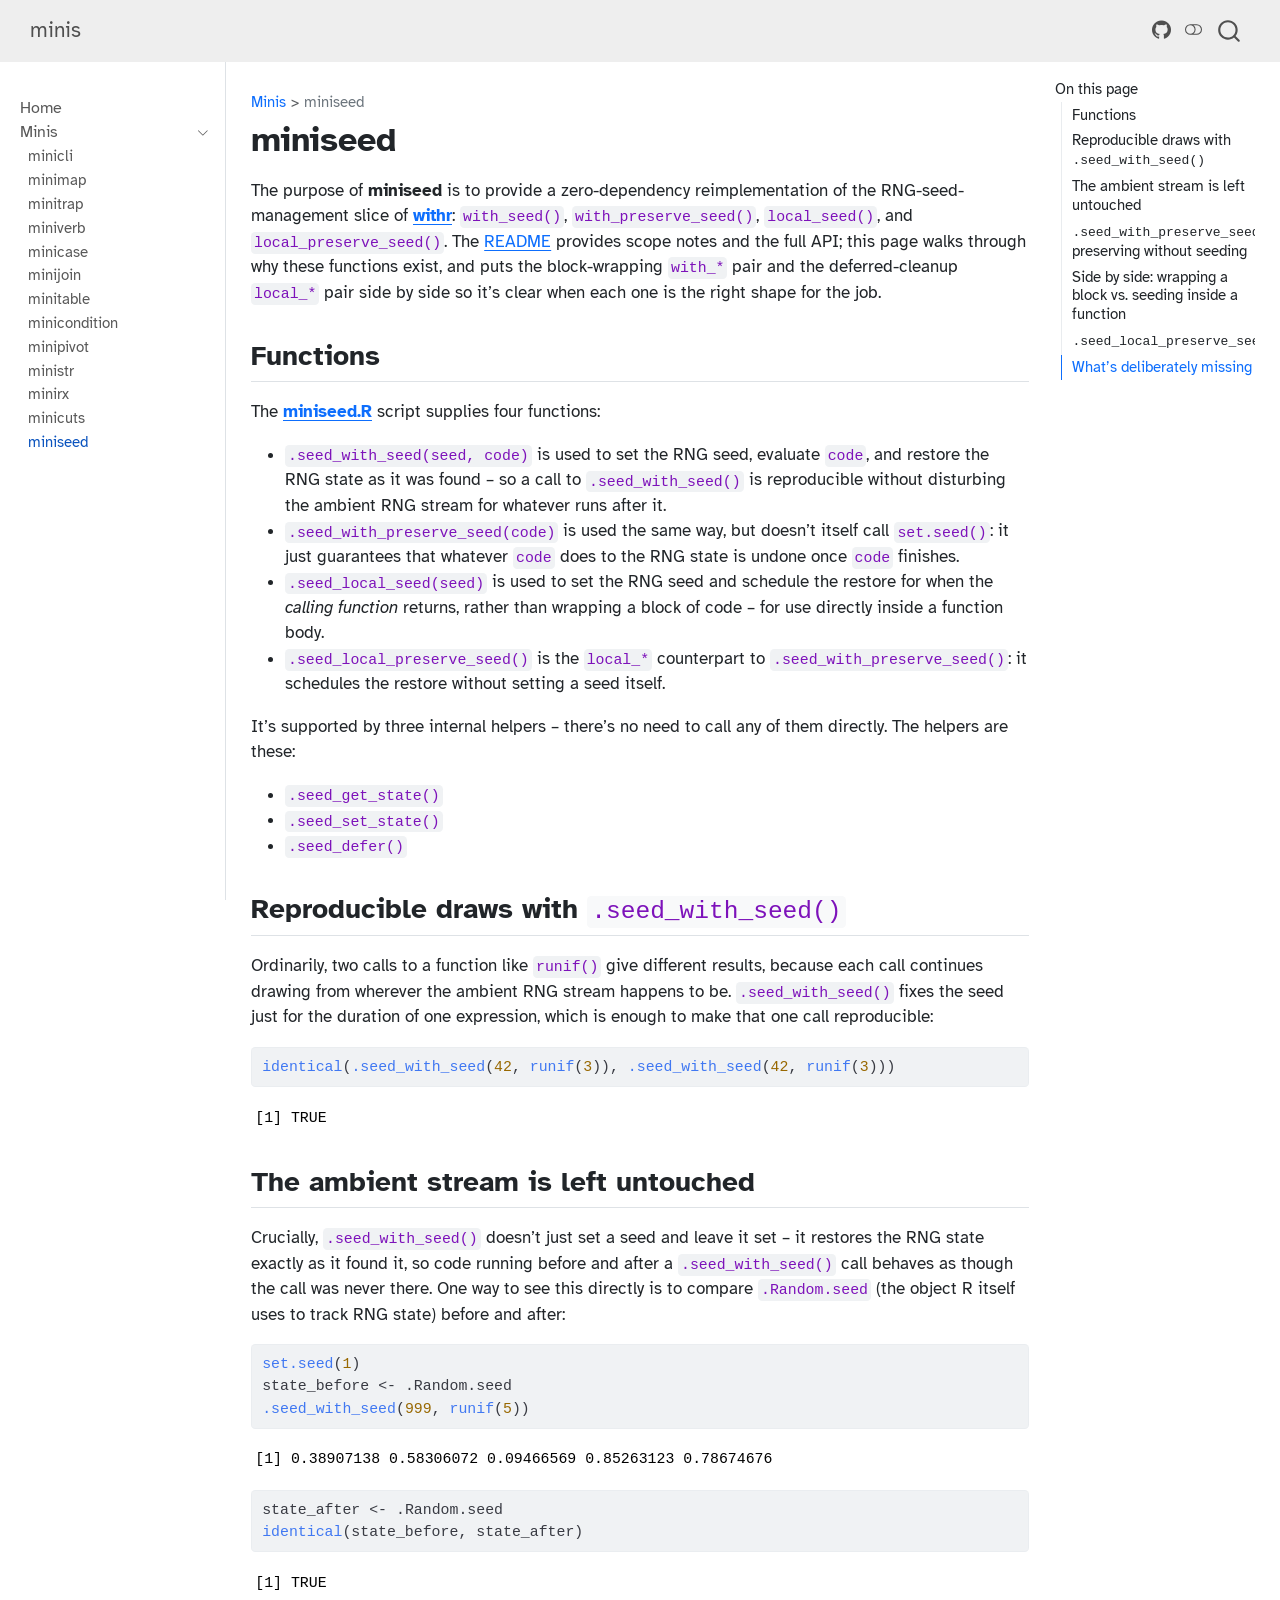
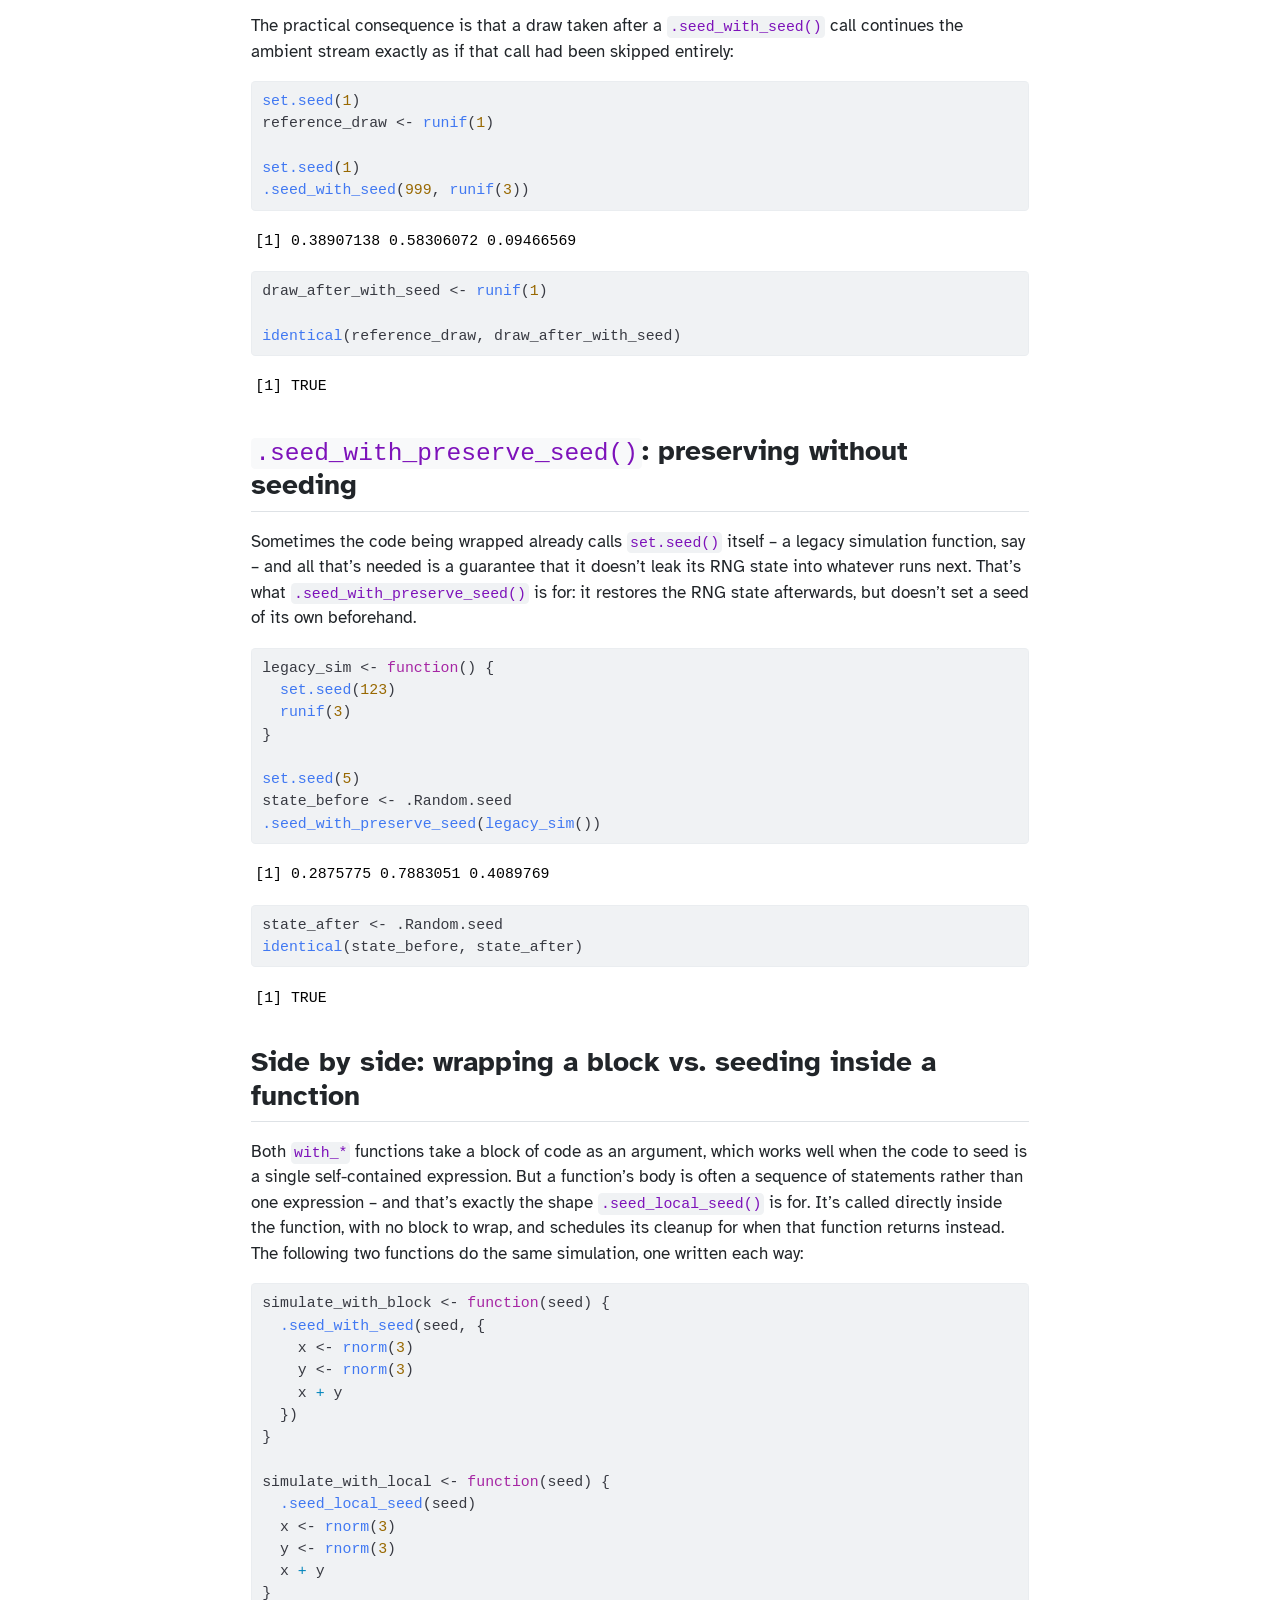
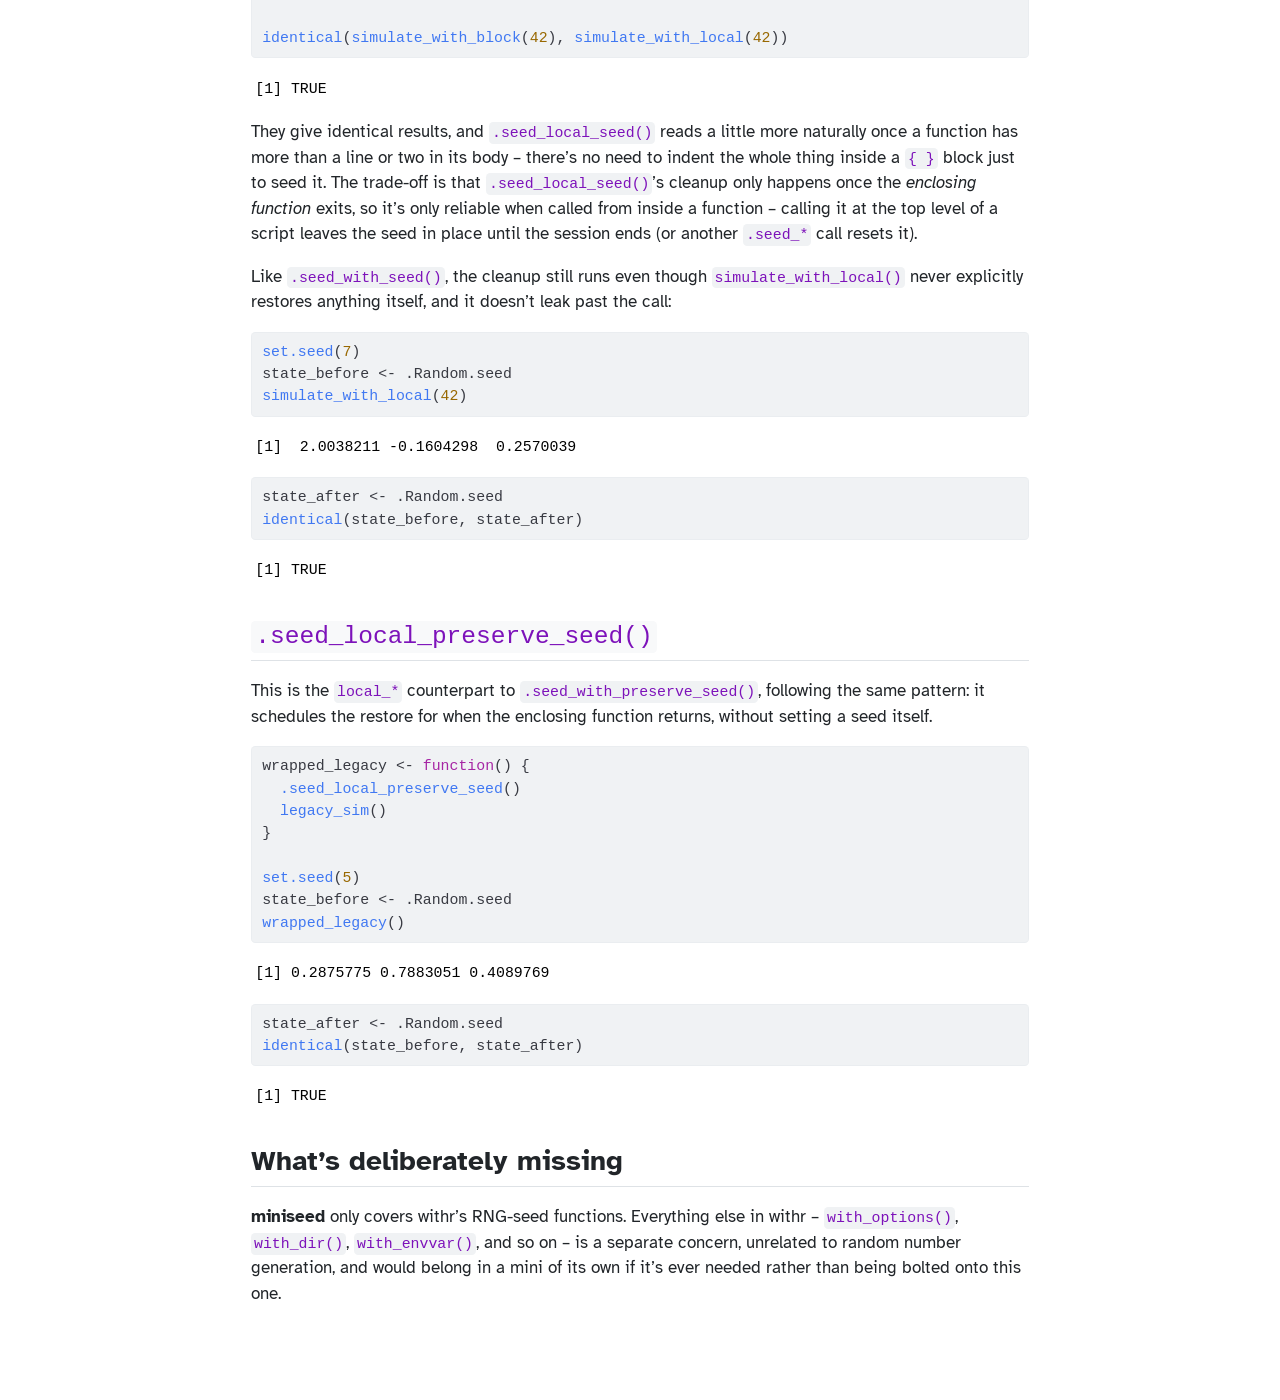
<file: miniseed/index.html>
<!DOCTYPE html>
<html xmlns="http://www.w3.org/1999/xhtml" lang="en" xml:lang="en"><head>

<meta charset="utf-8">
<meta name="generator" content="quarto-1.10.18">

<meta name="viewport" content="width=device-width, initial-scale=1.0, user-scalable=yes">


<title>miniseed – minis</title>
<style>
/* Default styles provided by pandoc.
** See https://pandoc.org/MANUAL.html#variables-for-html for config info.
*/
span.smallcaps{font-variant: small-caps;}
div.columns{display: flex; gap: 1.5em;}
div.column{flex: auto;}
@media screen {
div.columns{gap: min(4vw, 1.5em);}
div.column{overflow-x: auto;}
}
div.hanging-indent{margin-left: 1.5em; text-indent: -1.5em;}
ul.task-list{list-style: none;}
ul.task-list li input[type="checkbox"] {
  width: 0.8em;
  margin: 0 0.8em 0.2em -1em; /* quarto-specific, see https://github.com/quarto-dev/quarto-cli/issues/4556 */ 
  vertical-align: middle;
}
/* CSS for syntax highlighting */
html { -webkit-text-size-adjust: 100%; }
pre > code.sourceCode { white-space: pre; position: relative; }
pre > code.sourceCode > span { display: inline-block; line-height: 1.25; }
pre > code.sourceCode > span:empty { height: 1.2em; }
.sourceCode { overflow: visible; }
code.sourceCode > span { color: inherit; text-decoration: inherit; }
div.sourceCode { margin: 1em 0; }
pre.sourceCode { margin: 0; }
@media screen {
div.sourceCode { overflow: auto; }
}
@media print {
pre > code.sourceCode { white-space: pre-wrap; }
pre > code.sourceCode > span { text-indent: -5em; padding-left: 5em; }
}
pre.numberSource code
  { counter-reset: source-line 0; }
pre.numberSource code > span
  { position: relative; left: -4em; counter-increment: source-line; }
pre.numberSource code > span > a:first-child::before
  { content: counter(source-line);
    position: relative; left: -1em; text-align: right; vertical-align: baseline;
    border: none; display: inline-block;
    -webkit-touch-callout: none; -webkit-user-select: none;
    -khtml-user-select: none; -moz-user-select: none;
    -ms-user-select: none; user-select: none;
    padding: 0 4px; width: 4em;
  }
pre.numberSource { margin-left: 3em;  padding-left: 4px; }
div.sourceCode
  {   }
@media screen {
pre > code.sourceCode > span > a:first-child::before { text-decoration: underline; }
}
</style>


<script src="../site_libs/quarto-nav/quarto-nav.js"></script>
<script src="../site_libs/quarto-nav/headroom.min.js"></script>
<script src="../site_libs/clipboard/clipboard.min.js"></script>
<script src="../site_libs/quarto-search/autocomplete.umd.js"></script>
<script src="../site_libs/quarto-search/fuse.min.js"></script>
<script src="../site_libs/quarto-search/quarto-search.js"></script>
<meta name="quarto:offset" content="../">
<script src="../site_libs/quarto-html/quarto.js" type="module"></script>
<script src="../site_libs/quarto-html/tabsets/tabsets.js" type="module"></script>
<script src="../site_libs/quarto-html/popper.min.js"></script>
<script src="../site_libs/quarto-html/tippy.umd.min.js"></script>
<script src="../site_libs/quarto-html/anchor.min.js"></script>
<link href="../site_libs/quarto-html/tippy.css" rel="stylesheet">
<link href="../site_libs/quarto-html/quarto-syntax-highlighting-eec68b17241c1efd3eae2de50d816e3e.css" rel="stylesheet" class="quarto-color-scheme" id="quarto-text-highlighting-styles">
<link href="../site_libs/quarto-html/quarto-syntax-highlighting-dark-25dec783d6e1d11f8e0bba9e4fbb47f4.css" rel="stylesheet" class="quarto-color-scheme quarto-color-alternate" id="quarto-text-highlighting-styles">
<link href="../site_libs/quarto-html/quarto-syntax-highlighting-eec68b17241c1efd3eae2de50d816e3e.css" rel="stylesheet" class="quarto-color-scheme-extra" id="quarto-text-highlighting-styles">
<script src="../site_libs/bootstrap/bootstrap.min.js"></script>
<link href="../site_libs/bootstrap/bootstrap-icons.css" rel="stylesheet">
<link href="../site_libs/bootstrap/bootstrap-7e4e4291b2584127a858be176ebebf87.min.css" rel="stylesheet" append-hash="true" class="quarto-color-scheme" id="quarto-bootstrap" data-mode="light">
<link href="../site_libs/bootstrap/bootstrap-dark-2667db6709580a6cec7ce532cafc2aea.min.css" rel="stylesheet" append-hash="true" class="quarto-color-scheme quarto-color-alternate" id="quarto-bootstrap" data-mode="dark">
<link href="../site_libs/bootstrap/bootstrap-7e4e4291b2584127a858be176ebebf87.min.css" rel="stylesheet" append-hash="true" class="quarto-color-scheme-extra" id="quarto-bootstrap" data-mode="light">
<script id="quarto-search-options" type="application/json">{
  "location": "navbar",
  "copy-button": false,
  "collapse-after": 3,
  "panel-placement": "end",
  "type": "overlay",
  "limit": 50,
  "keyboard-shortcut": [
    "f",
    "/",
    "s"
  ],
  "show-item-context": false,
  "language": {
    "search-no-results-text": "No results",
    "search-matching-documents-text": "matching documents",
    "search-copy-link-title": "Copy link to search",
    "search-hide-matches-text": "Hide additional matches",
    "search-more-match-text": "more match in this document",
    "search-more-matches-text": "more matches in this document",
    "search-clear-button-title": "Clear",
    "search-text-placeholder": "",
    "search-detached-cancel-button-title": "Cancel",
    "search-submit-button-title": "Submit",
    "search-label": "Search"
  }
}</script>


</head>

<body class="nav-sidebar docked nav-fixed quarto-light"><script id="quarto-html-before-body" type="application/javascript">
    const toggleBodyColorMode = (bsSheetEl) => {
      const mode = bsSheetEl.getAttribute("data-mode");
      const bodyEl = window.document.querySelector("body");
      if (mode === "dark") {
        bodyEl.classList.add("quarto-dark");
        bodyEl.classList.remove("quarto-light");
      } else {
        bodyEl.classList.add("quarto-light");
        bodyEl.classList.remove("quarto-dark");
      }
    }
    const toggleBodyColorPrimary = () => {
      const bsSheetEl = window.document.querySelector("link#quarto-bootstrap:not([rel=disabled-stylesheet])");
      if (bsSheetEl) {
        toggleBodyColorMode(bsSheetEl);
      }
    }
    const setColorSchemeToggle = (alternate) => {
      const toggles = window.document.querySelectorAll('.quarto-color-scheme-toggle');
      for (let i=0; i < toggles.length; i++) {
        const toggle = toggles[i];
        if (toggle) {
          if (alternate) {
            toggle.classList.add("alternate");
          } else {
            toggle.classList.remove("alternate");
          }
        }
      }
    };
    const toggleColorMode = (alternate) => {
      // Switch the stylesheets
      const primaryStylesheets = window.document.querySelectorAll('link.quarto-color-scheme:not(.quarto-color-alternate)');
      const alternateStylesheets = window.document.querySelectorAll('link.quarto-color-scheme.quarto-color-alternate');
      manageTransitions('#quarto-margin-sidebar .nav-link', false);
      if (alternate) {
        // note: dark is layered on light, we don't disable primary!
        enableStylesheet(alternateStylesheets);
        for (const sheetNode of alternateStylesheets) {
          if (sheetNode.id === "quarto-bootstrap") {
            toggleBodyColorMode(sheetNode);
          }
        }
      } else {
        disableStylesheet(alternateStylesheets);
        enableStylesheet(primaryStylesheets)
        toggleBodyColorPrimary();
      }
      manageTransitions('#quarto-margin-sidebar .nav-link', true);
      // Switch the toggles
      setColorSchemeToggle(alternate)
      // Hack to workaround the fact that safari doesn't
      // properly recolor the scrollbar when toggling (#1455)
      if (navigator.userAgent.indexOf('Safari') > 0 && navigator.userAgent.indexOf('Chrome') == -1) {
        manageTransitions("body", false);
        window.scrollTo(0, 1);
        setTimeout(() => {
          window.scrollTo(0, 0);
          manageTransitions("body", true);
        }, 40);
      }
    }
    const disableStylesheet = (stylesheets) => {
      for (let i=0; i < stylesheets.length; i++) {
        const stylesheet = stylesheets[i];
        stylesheet.rel = 'disabled-stylesheet';
      }
    }
    const enableStylesheet = (stylesheets) => {
      for (let i=0; i < stylesheets.length; i++) {
        const stylesheet = stylesheets[i];
        if(stylesheet.rel !== 'stylesheet') { // for Chrome, which will still FOUC without this check
          stylesheet.rel = 'stylesheet';
        }
      }
    }
    const manageTransitions = (selector, allowTransitions) => {
      const els = window.document.querySelectorAll(selector);
      for (let i=0; i < els.length; i++) {
        const el = els[i];
        if (allowTransitions) {
          el.classList.remove('notransition');
        } else {
          el.classList.add('notransition');
        }
      }
    }
    const isFileUrl = () => {
      return window.location.protocol === 'file:';
    }
    const hasAlternateSentinel = () => {
      let styleSentinel = getColorSchemeSentinel();
      if (styleSentinel !== null) {
        return styleSentinel === "alternate";
      } else {
        return false;
      }
    }
    const setStyleSentinel = (alternate) => {
      const value = alternate ? "alternate" : "default";
      if (!isFileUrl()) {
        window.localStorage.setItem("quarto-color-scheme", value);
      } else {
        localAlternateSentinel = value;
      }
    }
    const getColorSchemeSentinel = () => {
      if (!isFileUrl()) {
        const storageValue = window.localStorage.getItem("quarto-color-scheme");
        return storageValue != null ? storageValue : localAlternateSentinel;
      } else {
        return localAlternateSentinel;
      }
    }
    const toggleGiscusIfUsed = (isAlternate, darkModeDefault) => {
      const baseTheme = document.querySelector('#giscus-base-theme')?.value ?? 'light';
      const alternateTheme = document.querySelector('#giscus-alt-theme')?.value ?? 'dark';
      let newTheme = '';
      if(authorPrefersDark) {
        newTheme = isAlternate ? baseTheme : alternateTheme;
      } else {
        newTheme = isAlternate ? alternateTheme : baseTheme;
      }
      const changeGiscusTheme = () => {
        // From: https://github.com/giscus/giscus/issues/336
        const sendMessage = (message) => {
          const iframe = document.querySelector('iframe.giscus-frame');
          if (!iframe) return;
          iframe.contentWindow.postMessage({ giscus: message }, 'https://giscus.app');
        }
        sendMessage({
          setConfig: {
            theme: newTheme
          }
        });
      }
      const isGiscussLoaded = window.document.querySelector('iframe.giscus-frame') !== null;
      if (isGiscussLoaded) {
        changeGiscusTheme();
      }
    };
    const authorPrefersDark = false;
    const queryPrefersDark = window.matchMedia('(prefers-color-scheme: dark)');
    const darkModeDefault = queryPrefersDark.matches;
      document.querySelector('link#quarto-text-highlighting-styles.quarto-color-scheme-extra').rel = 'disabled-stylesheet';
      document.querySelector('link#quarto-bootstrap.quarto-color-scheme-extra').rel = 'disabled-stylesheet';
    let localAlternateSentinel = darkModeDefault ? 'alternate' : 'default';
    // Dark / light mode switch
    window.quartoToggleColorScheme = () => {
      // Read the current dark / light value
      let toAlternate = !hasAlternateSentinel();
      toggleColorMode(toAlternate);
      setStyleSentinel(toAlternate);
      toggleGiscusIfUsed(toAlternate, darkModeDefault);
      window.dispatchEvent(new Event('resize'));
    };
    queryPrefersDark.addEventListener("change", e => {
      if(window.localStorage.getItem("quarto-color-scheme") !== null)
        return;
      const alternate = e.matches
      toggleColorMode(alternate);
      localAlternateSentinel = e.matches ? 'alternate' : 'default'; // this is used alongside local storage!
      toggleGiscusIfUsed(alternate, darkModeDefault);
    });
    // Switch to dark mode if need be
    if (hasAlternateSentinel()) {
      toggleColorMode(true);
    } else {
      toggleColorMode(false);
    }
  </script>

<div id="quarto-search-results"></div>
  <header id="quarto-header" class="headroom fixed-top">
    <nav class="navbar navbar-expand-lg " data-bs-theme="dark">
      <div class="navbar-container container-fluid">
      <div class="navbar-brand-container mx-auto">
    <a class="navbar-brand" href="../index.html">
    <span class="navbar-title">minis</span>
    </a>
  </div>
            <div id="quarto-search" class="" title="Search"></div>
          <button class="navbar-toggler" type="button" data-bs-toggle="collapse" data-bs-target="#navbarCollapse" aria-controls="navbarCollapse" role="menu" aria-expanded="false" aria-label="Toggle navigation" onclick="if (window.quartoToggleHeadroom) { window.quartoToggleHeadroom(); }">
  <span class="navbar-toggler-icon"></span>
</button>
          <div class="collapse navbar-collapse" id="navbarCollapse">
            <ul class="navbar-nav navbar-nav-scroll ms-auto">
  <li class="nav-item compact">
    <a class="nav-link" href="https://github.com/djnavarro/minis"> <i class="bi bi-github" role="img">
</i> 
<span class="menu-text"></span></a>
  </li>  
</ul>
          </div> <!-- /navcollapse -->
            <div class="quarto-navbar-tools">
  <a href="" class="quarto-color-scheme-toggle quarto-navigation-tool  px-1" onclick="window.quartoToggleColorScheme(); return false;" title="Toggle dark mode"><i class="bi"></i></a>
</div>
      </div> <!-- /container-fluid -->
    </nav>
  <nav class="quarto-secondary-nav">
    <div class="container-fluid d-flex">
      <button type="button" class="quarto-btn-toggle btn" data-bs-toggle="collapse" role="button" data-bs-target=".quarto-sidebar-collapse-item" aria-controls="quarto-sidebar" aria-expanded="false" aria-label="Toggle sidebar navigation" onclick="if (window.quartoToggleHeadroom) { window.quartoToggleHeadroom(); }">
        <i class="bi bi-layout-text-sidebar-reverse"></i>
      </button>
        <nav class="quarto-page-breadcrumbs" aria-label="breadcrumb"><ol class="breadcrumb"><li class="breadcrumb-item"><a href="../minicli/index.html">Minis</a></li><li class="breadcrumb-item"><a href="../miniseed/index.html">miniseed</a></li></ol></nav>
        <a class="flex-grow-1" role="navigation" data-bs-toggle="collapse" data-bs-target=".quarto-sidebar-collapse-item" aria-controls="quarto-sidebar" aria-expanded="false" aria-label="Toggle sidebar navigation" onclick="if (window.quartoToggleHeadroom) { window.quartoToggleHeadroom(); }">      
        </a>
    </div>
  </nav>
</header>
<!-- content -->
<div id="quarto-content" class="quarto-container page-columns page-rows-contents page-layout-article page-navbar">
<!-- sidebar -->
  <nav id="quarto-sidebar" class="sidebar collapse collapse-horizontal quarto-sidebar-collapse-item sidebar-navigation docked overflow-auto">
    <div class="sidebar-menu-container"> 
    <ul class="list-unstyled mt-1">
        <li class="sidebar-item">
  <div class="sidebar-item-container"> 
  <a href="../index.html" class="sidebar-item-text sidebar-link">
 <span class="menu-text">Home</span></a>
  </div>
</li>
        <li class="sidebar-item sidebar-item-section">
      <div class="sidebar-item-container"> 
            <a class="sidebar-item-text sidebar-link text-start" data-bs-toggle="collapse" data-bs-target="#quarto-sidebar-section-1" role="navigation" aria-expanded="true">
 <span class="menu-text">Minis</span></a>
          <a class="sidebar-item-toggle text-start" data-bs-toggle="collapse" data-bs-target="#quarto-sidebar-section-1" role="navigation" aria-expanded="true" aria-label="Toggle section">
            <i class="bi bi-chevron-right ms-2"></i>
          </a> 
      </div>
      <ul id="quarto-sidebar-section-1" class="collapse list-unstyled sidebar-section depth1 show">  
          <li class="sidebar-item">
  <div class="sidebar-item-container"> 
  <a href="../minicli/index.html" class="sidebar-item-text sidebar-link">
 <span class="menu-text">minicli</span></a>
  </div>
</li>
          <li class="sidebar-item">
  <div class="sidebar-item-container"> 
  <a href="../minimap/index.html" class="sidebar-item-text sidebar-link">
 <span class="menu-text">minimap</span></a>
  </div>
</li>
          <li class="sidebar-item">
  <div class="sidebar-item-container"> 
  <a href="../minitrap/index.html" class="sidebar-item-text sidebar-link">
 <span class="menu-text">minitrap</span></a>
  </div>
</li>
          <li class="sidebar-item">
  <div class="sidebar-item-container"> 
  <a href="../miniverb/index.html" class="sidebar-item-text sidebar-link">
 <span class="menu-text">miniverb</span></a>
  </div>
</li>
          <li class="sidebar-item">
  <div class="sidebar-item-container"> 
  <a href="../minicase/index.html" class="sidebar-item-text sidebar-link">
 <span class="menu-text">minicase</span></a>
  </div>
</li>
          <li class="sidebar-item">
  <div class="sidebar-item-container"> 
  <a href="../minijoin/index.html" class="sidebar-item-text sidebar-link">
 <span class="menu-text">minijoin</span></a>
  </div>
</li>
          <li class="sidebar-item">
  <div class="sidebar-item-container"> 
  <a href="../minitable/index.html" class="sidebar-item-text sidebar-link">
 <span class="menu-text">minitable</span></a>
  </div>
</li>
          <li class="sidebar-item">
  <div class="sidebar-item-container"> 
  <a href="../minicondition/index.html" class="sidebar-item-text sidebar-link">
 <span class="menu-text">minicondition</span></a>
  </div>
</li>
          <li class="sidebar-item">
  <div class="sidebar-item-container"> 
  <a href="../minipivot/index.html" class="sidebar-item-text sidebar-link">
 <span class="menu-text">minipivot</span></a>
  </div>
</li>
          <li class="sidebar-item">
  <div class="sidebar-item-container"> 
  <a href="../ministr/index.html" class="sidebar-item-text sidebar-link">
 <span class="menu-text">ministr</span></a>
  </div>
</li>
          <li class="sidebar-item">
  <div class="sidebar-item-container"> 
  <a href="../minirx/index.html" class="sidebar-item-text sidebar-link">
 <span class="menu-text">minirx</span></a>
  </div>
</li>
          <li class="sidebar-item">
  <div class="sidebar-item-container"> 
  <a href="../minicuts/index.html" class="sidebar-item-text sidebar-link">
 <span class="menu-text">minicuts</span></a>
  </div>
</li>
          <li class="sidebar-item">
  <div class="sidebar-item-container"> 
  <a href="../miniseed/index.html" class="sidebar-item-text sidebar-link active">
 <span class="menu-text">miniseed</span></a>
  </div>
</li>
      </ul>
  </li>
    </ul>
    </div>
</nav>
<div id="quarto-sidebar-glass" class="quarto-sidebar-collapse-item" data-bs-toggle="collapse" data-bs-target=".quarto-sidebar-collapse-item"></div>
<!-- margin-sidebar -->
    <div id="quarto-margin-sidebar" class="sidebar margin-sidebar">
        <nav id="TOC" role="doc-toc" class="toc-active">
    <h2 id="toc-title">On this page</h2>
   
  <ul>
  <li><a href="#functions" id="toc-functions" class="nav-link active" data-scroll-target="#functions">Functions</a></li>
  <li><a href="#reproducible-draws-with-.seed_with_seed" id="toc-reproducible-draws-with-.seed_with_seed" class="nav-link" data-scroll-target="#reproducible-draws-with-.seed_with_seed">Reproducible draws with <code>.seed_with_seed()</code></a></li>
  <li><a href="#the-ambient-stream-is-left-untouched" id="toc-the-ambient-stream-is-left-untouched" class="nav-link" data-scroll-target="#the-ambient-stream-is-left-untouched">The ambient stream is left untouched</a></li>
  <li><a href="#seed_with_preserve_seed-preserving-without-seeding" id="toc-seed_with_preserve_seed-preserving-without-seeding" class="nav-link" data-scroll-target="#seed_with_preserve_seed-preserving-without-seeding"><code>.seed_with_preserve_seed()</code>: preserving without seeding</a></li>
  <li><a href="#side-by-side-wrapping-a-block-vs.-seeding-inside-a-function" id="toc-side-by-side-wrapping-a-block-vs.-seeding-inside-a-function" class="nav-link" data-scroll-target="#side-by-side-wrapping-a-block-vs.-seeding-inside-a-function">Side by side: wrapping a block vs.&nbsp;seeding inside a function</a></li>
  <li><a href="#seed_local_preserve_seed" id="toc-seed_local_preserve_seed" class="nav-link" data-scroll-target="#seed_local_preserve_seed"><code>.seed_local_preserve_seed()</code></a></li>
  <li><a href="#whats-deliberately-missing" id="toc-whats-deliberately-missing" class="nav-link" data-scroll-target="#whats-deliberately-missing">What’s deliberately missing</a></li>
  </ul>
</nav>
    </div>
<!-- main -->
<main class="content" id="quarto-document-content">


<header id="title-block-header" class="quarto-title-block default"><nav class="quarto-page-breadcrumbs quarto-title-breadcrumbs d-none d-lg-block" aria-label="breadcrumb"><ol class="breadcrumb"><li class="breadcrumb-item"><a href="../minicli/index.html">Minis</a></li><li class="breadcrumb-item"><a href="../miniseed/index.html">miniseed</a></li></ol></nav>
<div class="quarto-title">
<h1 class="title">miniseed</h1>
</div>



<div class="quarto-title-meta">

    
  
    
  </div>
  


</header>


<p>The purpose of <strong>miniseed</strong> is to provide a zero-dependency reimplementation of the RNG-seed-management slice of <a href="https://withr.r-lib.org/"><strong>withr</strong></a>: <code>with_seed()</code>, <code>with_preserve_seed()</code>, <code>local_seed()</code>, and <code>local_preserve_seed()</code>. The <a href="https://github.com/djnavarro/minis/tree/main/miniseed">README</a> provides scope notes and the full API; this page walks through why these functions exist, and puts the block-wrapping <code>with_*</code> pair and the deferred-cleanup <code>local_*</code> pair side by side so it’s clear when each one is the right shape for the job.</p>
<section id="functions" class="level2">
<h2 class="anchored" data-anchor-id="functions">Functions</h2>
<p>The <a href="https://github.com/djnavarro/minis/blob/main/miniseed/miniseed.R"><strong>miniseed.R</strong></a> script supplies four functions:</p>
<ul>
<li><code>.seed_with_seed(seed, code)</code> is used to set the RNG seed, evaluate <code>code</code>, and restore the RNG state as it was found – so a call to <code>.seed_with_seed()</code> is reproducible without disturbing the ambient RNG stream for whatever runs after it.</li>
<li><code>.seed_with_preserve_seed(code)</code> is used the same way, but doesn’t itself call <code>set.seed()</code>: it just guarantees that whatever <code>code</code> does to the RNG state is undone once <code>code</code> finishes.</li>
<li><code>.seed_local_seed(seed)</code> is used to set the RNG seed and schedule the restore for when the <em>calling function</em> returns, rather than wrapping a block of code – for use directly inside a function body.</li>
<li><code>.seed_local_preserve_seed()</code> is the <code>local_*</code> counterpart to <code>.seed_with_preserve_seed()</code>: it schedules the restore without setting a seed itself.</li>
</ul>
<p>It’s supported by three internal helpers – there’s no need to call any of them directly. The helpers are these:</p>
<ul>
<li><code>.seed_get_state()</code></li>
<li><code>.seed_set_state()</code></li>
<li><code>.seed_defer()</code></li>
</ul>
</section>
<section id="reproducible-draws-with-.seed_with_seed" class="level2">
<h2 class="anchored" data-anchor-id="reproducible-draws-with-.seed_with_seed">Reproducible draws with <code>.seed_with_seed()</code></h2>
<p>Ordinarily, two calls to a function like <code>runif()</code> give different results, because each call continues drawing from wherever the ambient RNG stream happens to be. <code>.seed_with_seed()</code> fixes the seed just for the duration of one expression, which is enough to make that one call reproducible:</p>
<div class="cell">
<div class="code-copy-outer-scaffold"><div class="sourceCode cell-code" id="cb1"><pre class="sourceCode r code-with-copy"><code class="sourceCode r"><span id="cb1-1"><a href="#cb1-1" aria-hidden="true" tabindex="-1"></a><span class="fu">identical</span>(<span class="fu">.seed_with_seed</span>(<span class="dv">42</span>, <span class="fu">runif</span>(<span class="dv">3</span>)), <span class="fu">.seed_with_seed</span>(<span class="dv">42</span>, <span class="fu">runif</span>(<span class="dv">3</span>)))</span></code></pre></div><button title="Copy to Clipboard" class="code-copy-button"><i class="bi"></i></button></div>
<div class="cell-output cell-output-stdout">
<pre><code>[1] TRUE</code></pre>
</div>
</div>
</section>
<section id="the-ambient-stream-is-left-untouched" class="level2">
<h2 class="anchored" data-anchor-id="the-ambient-stream-is-left-untouched">The ambient stream is left untouched</h2>
<p>Crucially, <code>.seed_with_seed()</code> doesn’t just set a seed and leave it set – it restores the RNG state exactly as it found it, so code running before and after a <code>.seed_with_seed()</code> call behaves as though the call was never there. One way to see this directly is to compare <code>.Random.seed</code> (the object R itself uses to track RNG state) before and after:</p>
<div class="cell">
<div class="code-copy-outer-scaffold"><div class="sourceCode cell-code" id="cb3"><pre class="sourceCode r code-with-copy"><code class="sourceCode r"><span id="cb3-1"><a href="#cb3-1" aria-hidden="true" tabindex="-1"></a><span class="fu">set.seed</span>(<span class="dv">1</span>)</span>
<span id="cb3-2"><a href="#cb3-2" aria-hidden="true" tabindex="-1"></a>state_before <span class="ot">&lt;-</span> .Random.seed</span>
<span id="cb3-3"><a href="#cb3-3" aria-hidden="true" tabindex="-1"></a><span class="fu">.seed_with_seed</span>(<span class="dv">999</span>, <span class="fu">runif</span>(<span class="dv">5</span>))</span></code></pre></div><button title="Copy to Clipboard" class="code-copy-button"><i class="bi"></i></button></div>
<div class="cell-output cell-output-stdout">
<pre><code>[1] 0.38907138 0.58306072 0.09466569 0.85263123 0.78674676</code></pre>
</div>
<div class="code-copy-outer-scaffold"><div class="sourceCode cell-code" id="cb5"><pre class="sourceCode r code-with-copy"><code class="sourceCode r"><span id="cb5-1"><a href="#cb5-1" aria-hidden="true" tabindex="-1"></a>state_after <span class="ot">&lt;-</span> .Random.seed</span>
<span id="cb5-2"><a href="#cb5-2" aria-hidden="true" tabindex="-1"></a><span class="fu">identical</span>(state_before, state_after)</span></code></pre></div><button title="Copy to Clipboard" class="code-copy-button"><i class="bi"></i></button></div>
<div class="cell-output cell-output-stdout">
<pre><code>[1] TRUE</code></pre>
</div>
</div>
<p>The practical consequence is that a draw taken after a <code>.seed_with_seed()</code> call continues the ambient stream exactly as if that call had been skipped entirely:</p>
<div class="cell">
<div class="code-copy-outer-scaffold"><div class="sourceCode cell-code" id="cb7"><pre class="sourceCode r code-with-copy"><code class="sourceCode r"><span id="cb7-1"><a href="#cb7-1" aria-hidden="true" tabindex="-1"></a><span class="fu">set.seed</span>(<span class="dv">1</span>)</span>
<span id="cb7-2"><a href="#cb7-2" aria-hidden="true" tabindex="-1"></a>reference_draw <span class="ot">&lt;-</span> <span class="fu">runif</span>(<span class="dv">1</span>)</span>
<span id="cb7-3"><a href="#cb7-3" aria-hidden="true" tabindex="-1"></a></span>
<span id="cb7-4"><a href="#cb7-4" aria-hidden="true" tabindex="-1"></a><span class="fu">set.seed</span>(<span class="dv">1</span>)</span>
<span id="cb7-5"><a href="#cb7-5" aria-hidden="true" tabindex="-1"></a><span class="fu">.seed_with_seed</span>(<span class="dv">999</span>, <span class="fu">runif</span>(<span class="dv">3</span>))</span></code></pre></div><button title="Copy to Clipboard" class="code-copy-button"><i class="bi"></i></button></div>
<div class="cell-output cell-output-stdout">
<pre><code>[1] 0.38907138 0.58306072 0.09466569</code></pre>
</div>
<div class="code-copy-outer-scaffold"><div class="sourceCode cell-code" id="cb9"><pre class="sourceCode r code-with-copy"><code class="sourceCode r"><span id="cb9-1"><a href="#cb9-1" aria-hidden="true" tabindex="-1"></a>draw_after_with_seed <span class="ot">&lt;-</span> <span class="fu">runif</span>(<span class="dv">1</span>)</span>
<span id="cb9-2"><a href="#cb9-2" aria-hidden="true" tabindex="-1"></a></span>
<span id="cb9-3"><a href="#cb9-3" aria-hidden="true" tabindex="-1"></a><span class="fu">identical</span>(reference_draw, draw_after_with_seed)</span></code></pre></div><button title="Copy to Clipboard" class="code-copy-button"><i class="bi"></i></button></div>
<div class="cell-output cell-output-stdout">
<pre><code>[1] TRUE</code></pre>
</div>
</div>
</section>
<section id="seed_with_preserve_seed-preserving-without-seeding" class="level2">
<h2 class="anchored" data-anchor-id="seed_with_preserve_seed-preserving-without-seeding"><code>.seed_with_preserve_seed()</code>: preserving without seeding</h2>
<p>Sometimes the code being wrapped already calls <code>set.seed()</code> itself – a legacy simulation function, say – and all that’s needed is a guarantee that it doesn’t leak its RNG state into whatever runs next. That’s what <code>.seed_with_preserve_seed()</code> is for: it restores the RNG state afterwards, but doesn’t set a seed of its own beforehand.</p>
<div class="cell">
<div class="code-copy-outer-scaffold"><div class="sourceCode cell-code" id="cb11"><pre class="sourceCode r code-with-copy"><code class="sourceCode r"><span id="cb11-1"><a href="#cb11-1" aria-hidden="true" tabindex="-1"></a>legacy_sim <span class="ot">&lt;-</span> <span class="cf">function</span>() {</span>
<span id="cb11-2"><a href="#cb11-2" aria-hidden="true" tabindex="-1"></a>  <span class="fu">set.seed</span>(<span class="dv">123</span>)</span>
<span id="cb11-3"><a href="#cb11-3" aria-hidden="true" tabindex="-1"></a>  <span class="fu">runif</span>(<span class="dv">3</span>)</span>
<span id="cb11-4"><a href="#cb11-4" aria-hidden="true" tabindex="-1"></a>}</span>
<span id="cb11-5"><a href="#cb11-5" aria-hidden="true" tabindex="-1"></a></span>
<span id="cb11-6"><a href="#cb11-6" aria-hidden="true" tabindex="-1"></a><span class="fu">set.seed</span>(<span class="dv">5</span>)</span>
<span id="cb11-7"><a href="#cb11-7" aria-hidden="true" tabindex="-1"></a>state_before <span class="ot">&lt;-</span> .Random.seed</span>
<span id="cb11-8"><a href="#cb11-8" aria-hidden="true" tabindex="-1"></a><span class="fu">.seed_with_preserve_seed</span>(<span class="fu">legacy_sim</span>())</span></code></pre></div><button title="Copy to Clipboard" class="code-copy-button"><i class="bi"></i></button></div>
<div class="cell-output cell-output-stdout">
<pre><code>[1] 0.2875775 0.7883051 0.4089769</code></pre>
</div>
<div class="code-copy-outer-scaffold"><div class="sourceCode cell-code" id="cb13"><pre class="sourceCode r code-with-copy"><code class="sourceCode r"><span id="cb13-1"><a href="#cb13-1" aria-hidden="true" tabindex="-1"></a>state_after <span class="ot">&lt;-</span> .Random.seed</span>
<span id="cb13-2"><a href="#cb13-2" aria-hidden="true" tabindex="-1"></a><span class="fu">identical</span>(state_before, state_after)</span></code></pre></div><button title="Copy to Clipboard" class="code-copy-button"><i class="bi"></i></button></div>
<div class="cell-output cell-output-stdout">
<pre><code>[1] TRUE</code></pre>
</div>
</div>
</section>
<section id="side-by-side-wrapping-a-block-vs.-seeding-inside-a-function" class="level2">
<h2 class="anchored" data-anchor-id="side-by-side-wrapping-a-block-vs.-seeding-inside-a-function">Side by side: wrapping a block vs.&nbsp;seeding inside a function</h2>
<p>Both <code>with_*</code> functions take a block of code as an argument, which works well when the code to seed is a single self-contained expression. But a function’s body is often a sequence of statements rather than one expression – and that’s exactly the shape <code>.seed_local_seed()</code> is for. It’s called directly inside the function, with no block to wrap, and schedules its cleanup for when that function returns instead. The following two functions do the same simulation, one written each way:</p>
<div class="cell">
<div class="code-copy-outer-scaffold"><div class="sourceCode cell-code" id="cb15"><pre class="sourceCode r code-with-copy"><code class="sourceCode r"><span id="cb15-1"><a href="#cb15-1" aria-hidden="true" tabindex="-1"></a>simulate_with_block <span class="ot">&lt;-</span> <span class="cf">function</span>(seed) {</span>
<span id="cb15-2"><a href="#cb15-2" aria-hidden="true" tabindex="-1"></a>  <span class="fu">.seed_with_seed</span>(seed, {</span>
<span id="cb15-3"><a href="#cb15-3" aria-hidden="true" tabindex="-1"></a>    x <span class="ot">&lt;-</span> <span class="fu">rnorm</span>(<span class="dv">3</span>)</span>
<span id="cb15-4"><a href="#cb15-4" aria-hidden="true" tabindex="-1"></a>    y <span class="ot">&lt;-</span> <span class="fu">rnorm</span>(<span class="dv">3</span>)</span>
<span id="cb15-5"><a href="#cb15-5" aria-hidden="true" tabindex="-1"></a>    x <span class="sc">+</span> y</span>
<span id="cb15-6"><a href="#cb15-6" aria-hidden="true" tabindex="-1"></a>  })</span>
<span id="cb15-7"><a href="#cb15-7" aria-hidden="true" tabindex="-1"></a>}</span>
<span id="cb15-8"><a href="#cb15-8" aria-hidden="true" tabindex="-1"></a></span>
<span id="cb15-9"><a href="#cb15-9" aria-hidden="true" tabindex="-1"></a>simulate_with_local <span class="ot">&lt;-</span> <span class="cf">function</span>(seed) {</span>
<span id="cb15-10"><a href="#cb15-10" aria-hidden="true" tabindex="-1"></a>  <span class="fu">.seed_local_seed</span>(seed)</span>
<span id="cb15-11"><a href="#cb15-11" aria-hidden="true" tabindex="-1"></a>  x <span class="ot">&lt;-</span> <span class="fu">rnorm</span>(<span class="dv">3</span>)</span>
<span id="cb15-12"><a href="#cb15-12" aria-hidden="true" tabindex="-1"></a>  y <span class="ot">&lt;-</span> <span class="fu">rnorm</span>(<span class="dv">3</span>)</span>
<span id="cb15-13"><a href="#cb15-13" aria-hidden="true" tabindex="-1"></a>  x <span class="sc">+</span> y</span>
<span id="cb15-14"><a href="#cb15-14" aria-hidden="true" tabindex="-1"></a>}</span>
<span id="cb15-15"><a href="#cb15-15" aria-hidden="true" tabindex="-1"></a></span>
<span id="cb15-16"><a href="#cb15-16" aria-hidden="true" tabindex="-1"></a><span class="fu">identical</span>(<span class="fu">simulate_with_block</span>(<span class="dv">42</span>), <span class="fu">simulate_with_local</span>(<span class="dv">42</span>))</span></code></pre></div><button title="Copy to Clipboard" class="code-copy-button"><i class="bi"></i></button></div>
<div class="cell-output cell-output-stdout">
<pre><code>[1] TRUE</code></pre>
</div>
</div>
<p>They give identical results, and <code>.seed_local_seed()</code> reads a little more naturally once a function has more than a line or two in its body – there’s no need to indent the whole thing inside a <code>{ }</code> block just to seed it. The trade-off is that <code>.seed_local_seed()</code>’s cleanup only happens once the <em>enclosing function</em> exits, so it’s only reliable when called from inside a function – calling it at the top level of a script leaves the seed in place until the session ends (or another <code>.seed_*</code> call resets it).</p>
<p>Like <code>.seed_with_seed()</code>, the cleanup still runs even though <code>simulate_with_local()</code> never explicitly restores anything itself, and it doesn’t leak past the call:</p>
<div class="cell">
<div class="code-copy-outer-scaffold"><div class="sourceCode cell-code" id="cb17"><pre class="sourceCode r code-with-copy"><code class="sourceCode r"><span id="cb17-1"><a href="#cb17-1" aria-hidden="true" tabindex="-1"></a><span class="fu">set.seed</span>(<span class="dv">7</span>)</span>
<span id="cb17-2"><a href="#cb17-2" aria-hidden="true" tabindex="-1"></a>state_before <span class="ot">&lt;-</span> .Random.seed</span>
<span id="cb17-3"><a href="#cb17-3" aria-hidden="true" tabindex="-1"></a><span class="fu">simulate_with_local</span>(<span class="dv">42</span>)</span></code></pre></div><button title="Copy to Clipboard" class="code-copy-button"><i class="bi"></i></button></div>
<div class="cell-output cell-output-stdout">
<pre><code>[1]  2.0038211 -0.1604298  0.2570039</code></pre>
</div>
<div class="code-copy-outer-scaffold"><div class="sourceCode cell-code" id="cb19"><pre class="sourceCode r code-with-copy"><code class="sourceCode r"><span id="cb19-1"><a href="#cb19-1" aria-hidden="true" tabindex="-1"></a>state_after <span class="ot">&lt;-</span> .Random.seed</span>
<span id="cb19-2"><a href="#cb19-2" aria-hidden="true" tabindex="-1"></a><span class="fu">identical</span>(state_before, state_after)</span></code></pre></div><button title="Copy to Clipboard" class="code-copy-button"><i class="bi"></i></button></div>
<div class="cell-output cell-output-stdout">
<pre><code>[1] TRUE</code></pre>
</div>
</div>
</section>
<section id="seed_local_preserve_seed" class="level2">
<h2 class="anchored" data-anchor-id="seed_local_preserve_seed"><code>.seed_local_preserve_seed()</code></h2>
<p>This is the <code>local_*</code> counterpart to <code>.seed_with_preserve_seed()</code>, following the same pattern: it schedules the restore for when the enclosing function returns, without setting a seed itself.</p>
<div class="cell">
<div class="code-copy-outer-scaffold"><div class="sourceCode cell-code" id="cb21"><pre class="sourceCode r code-with-copy"><code class="sourceCode r"><span id="cb21-1"><a href="#cb21-1" aria-hidden="true" tabindex="-1"></a>wrapped_legacy <span class="ot">&lt;-</span> <span class="cf">function</span>() {</span>
<span id="cb21-2"><a href="#cb21-2" aria-hidden="true" tabindex="-1"></a>  <span class="fu">.seed_local_preserve_seed</span>()</span>
<span id="cb21-3"><a href="#cb21-3" aria-hidden="true" tabindex="-1"></a>  <span class="fu">legacy_sim</span>()</span>
<span id="cb21-4"><a href="#cb21-4" aria-hidden="true" tabindex="-1"></a>}</span>
<span id="cb21-5"><a href="#cb21-5" aria-hidden="true" tabindex="-1"></a></span>
<span id="cb21-6"><a href="#cb21-6" aria-hidden="true" tabindex="-1"></a><span class="fu">set.seed</span>(<span class="dv">5</span>)</span>
<span id="cb21-7"><a href="#cb21-7" aria-hidden="true" tabindex="-1"></a>state_before <span class="ot">&lt;-</span> .Random.seed</span>
<span id="cb21-8"><a href="#cb21-8" aria-hidden="true" tabindex="-1"></a><span class="fu">wrapped_legacy</span>()</span></code></pre></div><button title="Copy to Clipboard" class="code-copy-button"><i class="bi"></i></button></div>
<div class="cell-output cell-output-stdout">
<pre><code>[1] 0.2875775 0.7883051 0.4089769</code></pre>
</div>
<div class="code-copy-outer-scaffold"><div class="sourceCode cell-code" id="cb23"><pre class="sourceCode r code-with-copy"><code class="sourceCode r"><span id="cb23-1"><a href="#cb23-1" aria-hidden="true" tabindex="-1"></a>state_after <span class="ot">&lt;-</span> .Random.seed</span>
<span id="cb23-2"><a href="#cb23-2" aria-hidden="true" tabindex="-1"></a><span class="fu">identical</span>(state_before, state_after)</span></code></pre></div><button title="Copy to Clipboard" class="code-copy-button"><i class="bi"></i></button></div>
<div class="cell-output cell-output-stdout">
<pre><code>[1] TRUE</code></pre>
</div>
</div>
</section>
<section id="whats-deliberately-missing" class="level2">
<h2 class="anchored" data-anchor-id="whats-deliberately-missing">What’s deliberately missing</h2>
<p><strong>miniseed</strong> only covers withr’s RNG-seed functions. Everything else in withr – <code>with_options()</code>, <code>with_dir()</code>, <code>with_envvar()</code>, and so on – is a separate concern, unrelated to random number generation, and would belong in a mini of its own if it’s ever needed rather than being bolted onto this one.</p>


</section>

</main> <!-- /main -->
<script id="quarto-html-after-body" type="application/javascript">
  window.document.addEventListener("DOMContentLoaded", function (event) {
    // Ensure there is a toggle, if there isn't float one in the top right
    if (window.document.querySelector('.quarto-color-scheme-toggle') === null) {
      const a = window.document.createElement('a');
      a.classList.add('top-right');
      a.classList.add('quarto-color-scheme-toggle');
      a.href = "";
      a.onclick = function() { try { window.quartoToggleColorScheme(); } catch {} return false; };
      const i = window.document.createElement("i");
      i.classList.add('bi');
      a.appendChild(i);
      window.document.body.appendChild(a);
    }
    setColorSchemeToggle(hasAlternateSentinel())
    const icon = "";
    const anchorJS = new window.AnchorJS();
    anchorJS.options = {
      placement: 'right',
      icon: icon
    };
    anchorJS.add('.anchored');
    const isCodeAnnotation = (el) => {
      for (const clz of el.classList) {
        if (clz.startsWith('code-annotation-')) {                     
          return true;
        }
      }
      return false;
    }
    const onCopySuccess = function(e) {
      // button target
      const button = e.trigger;
      // don't keep focus
      button.blur();
      // flash "checked"
      button.classList.add('code-copy-button-checked');
      var currentTitle = button.getAttribute("title");
      button.setAttribute("title", "Copied!");
      let tooltip;
      if (window.bootstrap) {
        button.setAttribute("data-bs-toggle", "tooltip");
        button.setAttribute("data-bs-placement", "left");
        button.setAttribute("data-bs-title", "Copied!");
        tooltip = new bootstrap.Tooltip(button, 
          { trigger: "manual", 
            customClass: "code-copy-button-tooltip",
            offset: [0, -8]});
        tooltip.show();    
      }
      setTimeout(function() {
        if (tooltip) {
          tooltip.hide();
          button.removeAttribute("data-bs-title");
          button.removeAttribute("data-bs-toggle");
          button.removeAttribute("data-bs-placement");
        }
        button.setAttribute("title", currentTitle);
        button.classList.remove('code-copy-button-checked');
      }, 1000);
      // clear code selection
      e.clearSelection();
    }
    const getTextToCopy = function(trigger) {
      const outerScaffold = trigger.parentElement.cloneNode(true);
      const codeEl = outerScaffold.querySelector('code');
      for (const childEl of codeEl.children) {
        if (isCodeAnnotation(childEl)) {
          childEl.remove();
        }
      }
      return codeEl.innerText;
    }
    const clipboard = new window.ClipboardJS('.code-copy-button:not([data-in-quarto-modal])', {
      text: getTextToCopy
    });
    clipboard.on('success', onCopySuccess);
    if (window.document.getElementById('quarto-embedded-source-code-modal')) {
      const clipboardModal = new window.ClipboardJS('.code-copy-button[data-in-quarto-modal]', {
        text: getTextToCopy,
        container: window.document.getElementById('quarto-embedded-source-code-modal')
      });
      clipboardModal.on('success', onCopySuccess);
    }
      var localhostRegex = new RegExp(/^(?:http|https):\/\/localhost\:?[0-9]*\//);
      var mailtoRegex = new RegExp(/^mailto:/);
        var filterRegex = new RegExp('/' + window.location.host + '/');
      var isInternal = (href) => {
          return filterRegex.test(href) || localhostRegex.test(href) || mailtoRegex.test(href);
      }
      // Inspect non-navigation links and adorn them if external
     var links = window.document.querySelectorAll('a[href]:not(.nav-link):not(.navbar-brand):not(.toc-action):not(.sidebar-link):not(.sidebar-item-toggle):not(.pagination-link):not(.no-external):not([aria-hidden]):not(.dropdown-item):not(.quarto-navigation-tool):not(.about-link)');
      for (var i=0; i<links.length; i++) {
        const link = links[i];
        if (!isInternal(link.href)) {
          // undo the damage that might have been done by quarto-nav.js in the case of
          // links that we want to consider external
          if (link.dataset.originalHref !== undefined) {
            link.href = link.dataset.originalHref;
          }
        }
      }
    function tippyHover(el, contentFn, onTriggerFn, onUntriggerFn) {
      const config = {
        allowHTML: true,
        maxWidth: 500,
        delay: 100,
        arrow: false,
        appendTo: function(el) {
            return el.parentElement;
        },
        interactive: true,
        interactiveBorder: 10,
        theme: 'quarto',
        placement: 'bottom-start',
      };
      if (contentFn) {
        config.content = contentFn;
      }
      if (onTriggerFn) {
        config.onTrigger = onTriggerFn;
      }
      if (onUntriggerFn) {
        config.onUntrigger = onUntriggerFn;
      }
      window.tippy(el, config); 
    }
    const noterefs = window.document.querySelectorAll('a[role="doc-noteref"]');
    for (var i=0; i<noterefs.length; i++) {
      const ref = noterefs[i];
      tippyHover(ref, function() {
        // use id or data attribute instead here
        let href = ref.getAttribute('data-footnote-href') || ref.getAttribute('href');
        try { href = new URL(href).hash; } catch {}
        const id = href.replace(/^#\/?/, "");
        const note = window.document.getElementById(id);
        if (note) {
          return note.innerHTML;
        } else {
          return "";
        }
      });
    }
    const xrefs = window.document.querySelectorAll('a.quarto-xref');
    const processXRef = (id, note) => {
      // Strip column container classes
      const stripColumnClz = (el) => {
        el.classList.remove("page-full", "page-columns");
        if (el.children) {
          for (const child of el.children) {
            stripColumnClz(child);
          }
        }
      }
      stripColumnClz(note)
      if (id === null || id.startsWith('sec-')) {
        // Special case sections, only their first couple elements
        const container = document.createElement("div");
        if (note.children && note.children.length > 2) {
          container.appendChild(note.children[0].cloneNode(true));
          for (let i = 1; i < note.children.length; i++) {
            const child = note.children[i];
            if (child.tagName === "P" && child.innerText === "") {
              continue;
            } else {
              container.appendChild(child.cloneNode(true));
              break;
            }
          }
          if (window.Quarto?.typesetMath) {
            window.Quarto.typesetMath(container);
          }
          return container.innerHTML
        } else {
          if (window.Quarto?.typesetMath) {
            window.Quarto.typesetMath(note);
          }
          return note.innerHTML;
        }
      } else {
        // Remove any anchor links if they are present
        const anchorLink = note.querySelector('a.anchorjs-link');
        if (anchorLink) {
          anchorLink.remove();
        }
        if (window.Quarto?.typesetMath) {
          window.Quarto.typesetMath(note);
        }
        if (note.classList.contains("callout")) {
          return note.outerHTML;
        } else {
          return note.innerHTML;
        }
      }
    }
    for (var i=0; i<xrefs.length; i++) {
      const xref = xrefs[i];
      tippyHover(xref, undefined, function(instance) {
        instance.disable();
        let url = xref.getAttribute('href');
        let hash = undefined; 
        if (url.startsWith('#')) {
          hash = url;
        } else {
          try { hash = new URL(url).hash; } catch {}
        }
        if (hash) {
          const id = hash.replace(/^#\/?/, "");
          const note = window.document.getElementById(id);
          if (note !== null) {
            try {
              const html = processXRef(id, note.cloneNode(true));
              instance.setContent(html);
            } finally {
              instance.enable();
              instance.show();
            }
          } else {
            // See if we can fetch this
            fetch(url.split('#')[0])
            .then(res => res.text())
            .then(html => {
              const parser = new DOMParser();
              const htmlDoc = parser.parseFromString(html, "text/html");
              const note = htmlDoc.getElementById(id);
              if (note !== null) {
                const html = processXRef(id, note);
                instance.setContent(html);
              } 
            }).finally(() => {
              instance.enable();
              instance.show();
            });
          }
        } else {
          // See if we can fetch a full url (with no hash to target)
          // This is a special case and we should probably do some content thinning / targeting
          fetch(url)
          .then(res => res.text())
          .then(html => {
            const parser = new DOMParser();
            const htmlDoc = parser.parseFromString(html, "text/html");
            const note = htmlDoc.querySelector('main.content');
            if (note !== null) {
              // This should only happen for chapter cross references
              // (since there is no id in the URL)
              // remove the first header
              if (note.children.length > 0 && note.children[0].tagName === "HEADER") {
                note.children[0].remove();
              }
              const html = processXRef(null, note);
              instance.setContent(html);
            } 
          }).finally(() => {
            instance.enable();
            instance.show();
          });
        }
      }, function(instance) {
      });
    }
        let selectedAnnoteEl;
        const selectorForAnnotation = ( cell, annotation) => {
          let cellAttr = 'data-code-cell="' + cell + '"';
          let lineAttr = 'data-code-annotation="' +  annotation + '"';
          const selector = 'span[' + cellAttr + '][' + lineAttr + ']';
          return selector;
        }
        const selectCodeLines = (annoteEl) => {
          const doc = window.document;
          const targetCell = annoteEl.getAttribute("data-target-cell");
          const targetAnnotation = annoteEl.getAttribute("data-target-annotation");
          const annoteSpan = window.document.querySelector(selectorForAnnotation(targetCell, targetAnnotation));
          const lines = annoteSpan.getAttribute("data-code-lines").split(",");
          const lineIds = lines.map((line) => {
            return targetCell + "-" + line;
          })
          let top = null;
          let height = null;
          let parent = null;
          if (lineIds.length > 0) {
              //compute the position of the single el (top and bottom and make a div)
              const el = window.document.getElementById(lineIds[0]);
              top = el.offsetTop;
              height = el.offsetHeight;
              parent = el.parentElement.parentElement;
            if (lineIds.length > 1) {
              const lastEl = window.document.getElementById(lineIds[lineIds.length - 1]);
              const bottom = lastEl.offsetTop + lastEl.offsetHeight;
              height = bottom - top;
            }
            if (top !== null && height !== null && parent !== null) {
              // cook up a div (if necessary) and position it 
              let div = window.document.getElementById("code-annotation-line-highlight");
              if (div === null) {
                div = window.document.createElement("div");
                div.setAttribute("id", "code-annotation-line-highlight");
                div.style.position = 'absolute';
                parent.appendChild(div);
              }
              div.style.top = top - 2 + "px";
              div.style.height = height + 4 + "px";
              div.style.left = 0;
              let gutterDiv = window.document.getElementById("code-annotation-line-highlight-gutter");
              if (gutterDiv === null) {
                gutterDiv = window.document.createElement("div");
                gutterDiv.setAttribute("id", "code-annotation-line-highlight-gutter");
                gutterDiv.style.position = 'absolute';
                const codeCell = window.document.getElementById(targetCell);
                const gutter = codeCell.querySelector('.code-annotation-gutter');
                gutter.appendChild(gutterDiv);
              }
              gutterDiv.style.top = top - 2 + "px";
              gutterDiv.style.height = height + 4 + "px";
            }
            selectedAnnoteEl = annoteEl;
          }
        };
        const unselectCodeLines = () => {
          const elementsIds = ["code-annotation-line-highlight", "code-annotation-line-highlight-gutter"];
          elementsIds.forEach((elId) => {
            const div = window.document.getElementById(elId);
            if (div) {
              div.remove();
            }
          });
          selectedAnnoteEl = undefined;
        };
          // Handle positioning of the toggle
      window.addEventListener(
        "resize",
        throttle(() => {
          elRect = undefined;
          if (selectedAnnoteEl) {
            selectCodeLines(selectedAnnoteEl);
          }
        }, 10)
      );
      function throttle(fn, ms) {
      let throttle = false;
      let timer;
        return (...args) => {
          if(!throttle) { // first call gets through
              fn.apply(this, args);
              throttle = true;
          } else { // all the others get throttled
              if(timer) clearTimeout(timer); // cancel #2
              timer = setTimeout(() => {
                fn.apply(this, args);
                timer = throttle = false;
              }, ms);
          }
        };
      }
        // Attach click handler to the DT
        const annoteDls = window.document.querySelectorAll('dt[data-target-cell]');
        for (const annoteDlNode of annoteDls) {
          annoteDlNode.addEventListener('click', (event) => {
            const clickedEl = event.target;
            if (clickedEl !== selectedAnnoteEl) {
              unselectCodeLines();
              const activeEl = window.document.querySelector('dt[data-target-cell].code-annotation-active');
              if (activeEl) {
                activeEl.classList.remove('code-annotation-active');
              }
              selectCodeLines(clickedEl);
              clickedEl.classList.add('code-annotation-active');
            } else {
              // Unselect the line
              unselectCodeLines();
              clickedEl.classList.remove('code-annotation-active');
            }
          });
        }
    const findCites = (el) => {
      const parentEl = el.parentElement;
      if (parentEl) {
        const cites = parentEl.dataset.cites;
        if (cites) {
          return {
            el,
            cites: cites.split(' ')
          };
        } else {
          return findCites(el.parentElement)
        }
      } else {
        return undefined;
      }
    };
    var bibliorefs = window.document.querySelectorAll('a[role="doc-biblioref"]');
    for (var i=0; i<bibliorefs.length; i++) {
      const ref = bibliorefs[i];
      const citeInfo = findCites(ref);
      if (citeInfo) {
        tippyHover(citeInfo.el, function() {
          var popup = window.document.createElement('div');
          citeInfo.cites.forEach(function(cite) {
            var citeDiv = window.document.createElement('div');
            citeDiv.classList.add('hanging-indent');
            citeDiv.classList.add('csl-entry');
            var biblioDiv = window.document.getElementById('ref-' + cite);
            if (biblioDiv) {
              citeDiv.innerHTML = biblioDiv.innerHTML;
            }
            popup.appendChild(citeDiv);
          });
          return popup.innerHTML;
        });
      }
    }
  });
  </script>
</div> <!-- /content -->




</body></html>
</file>
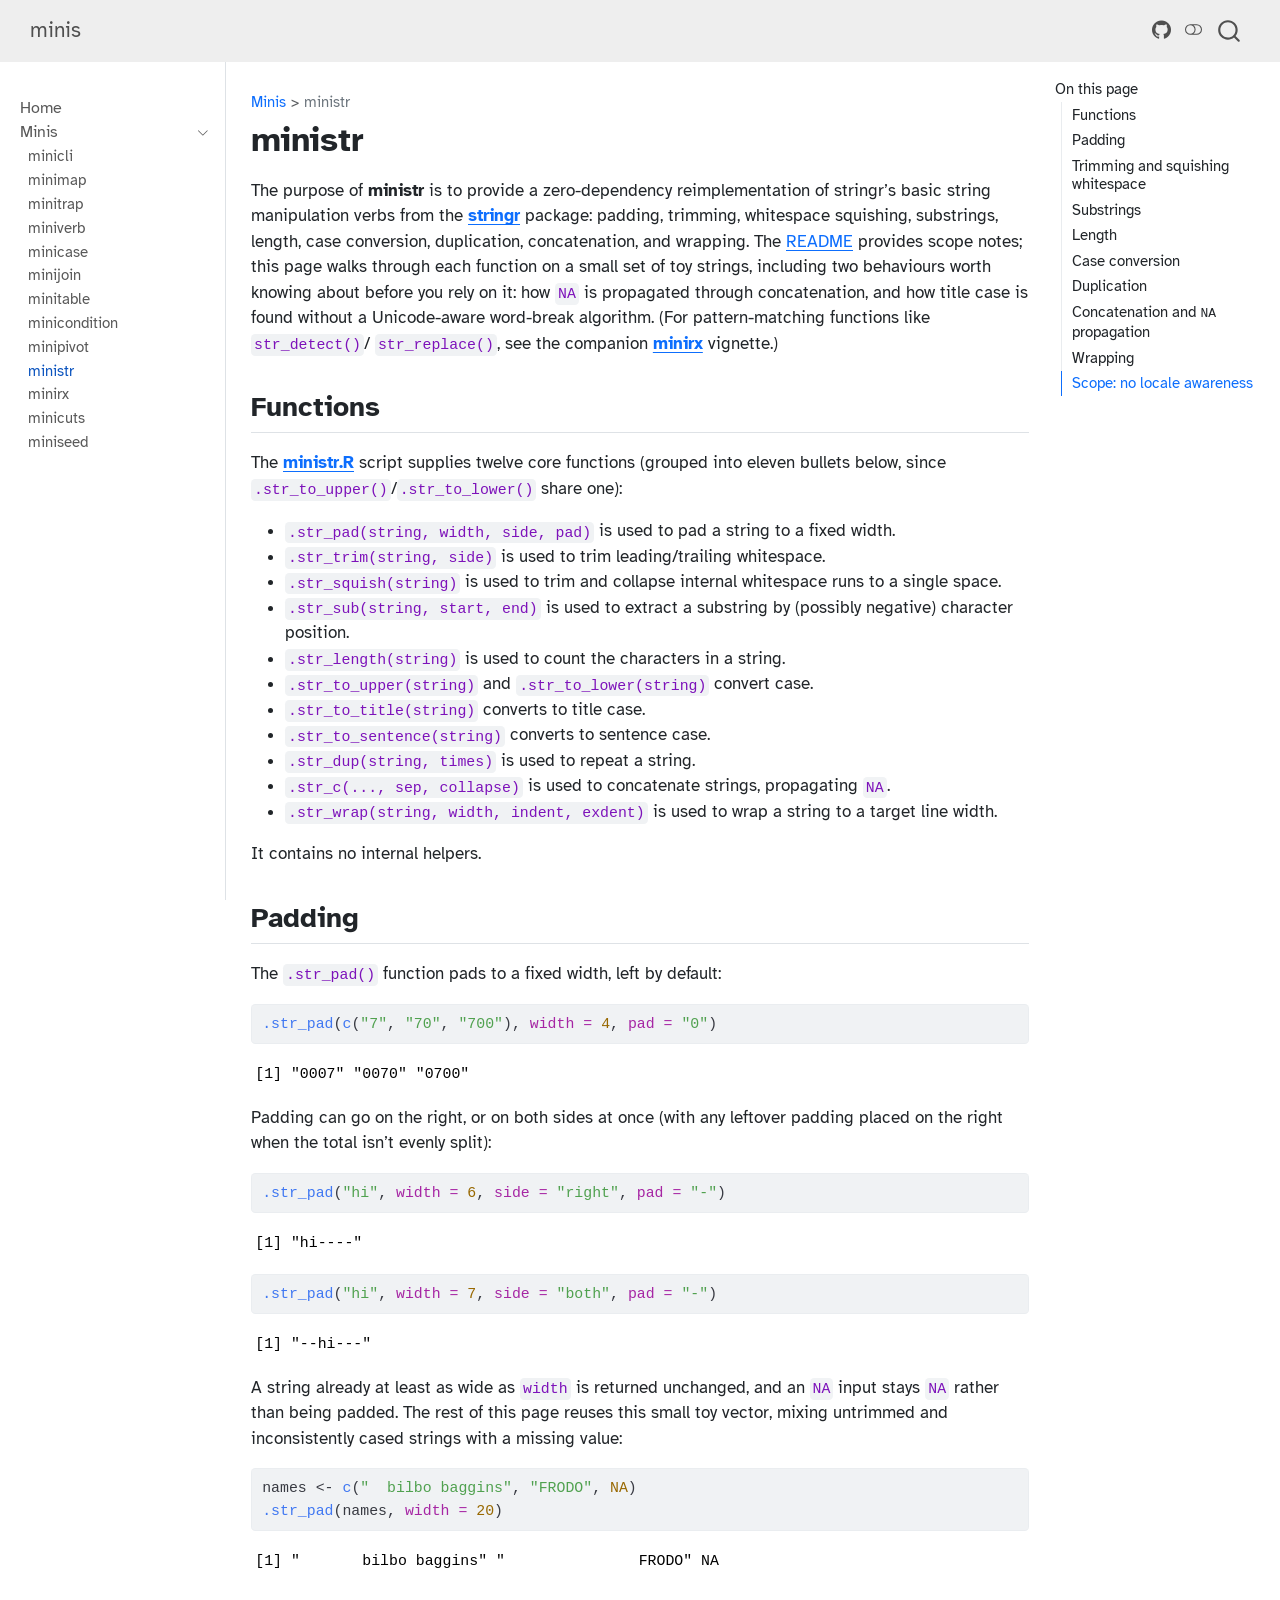
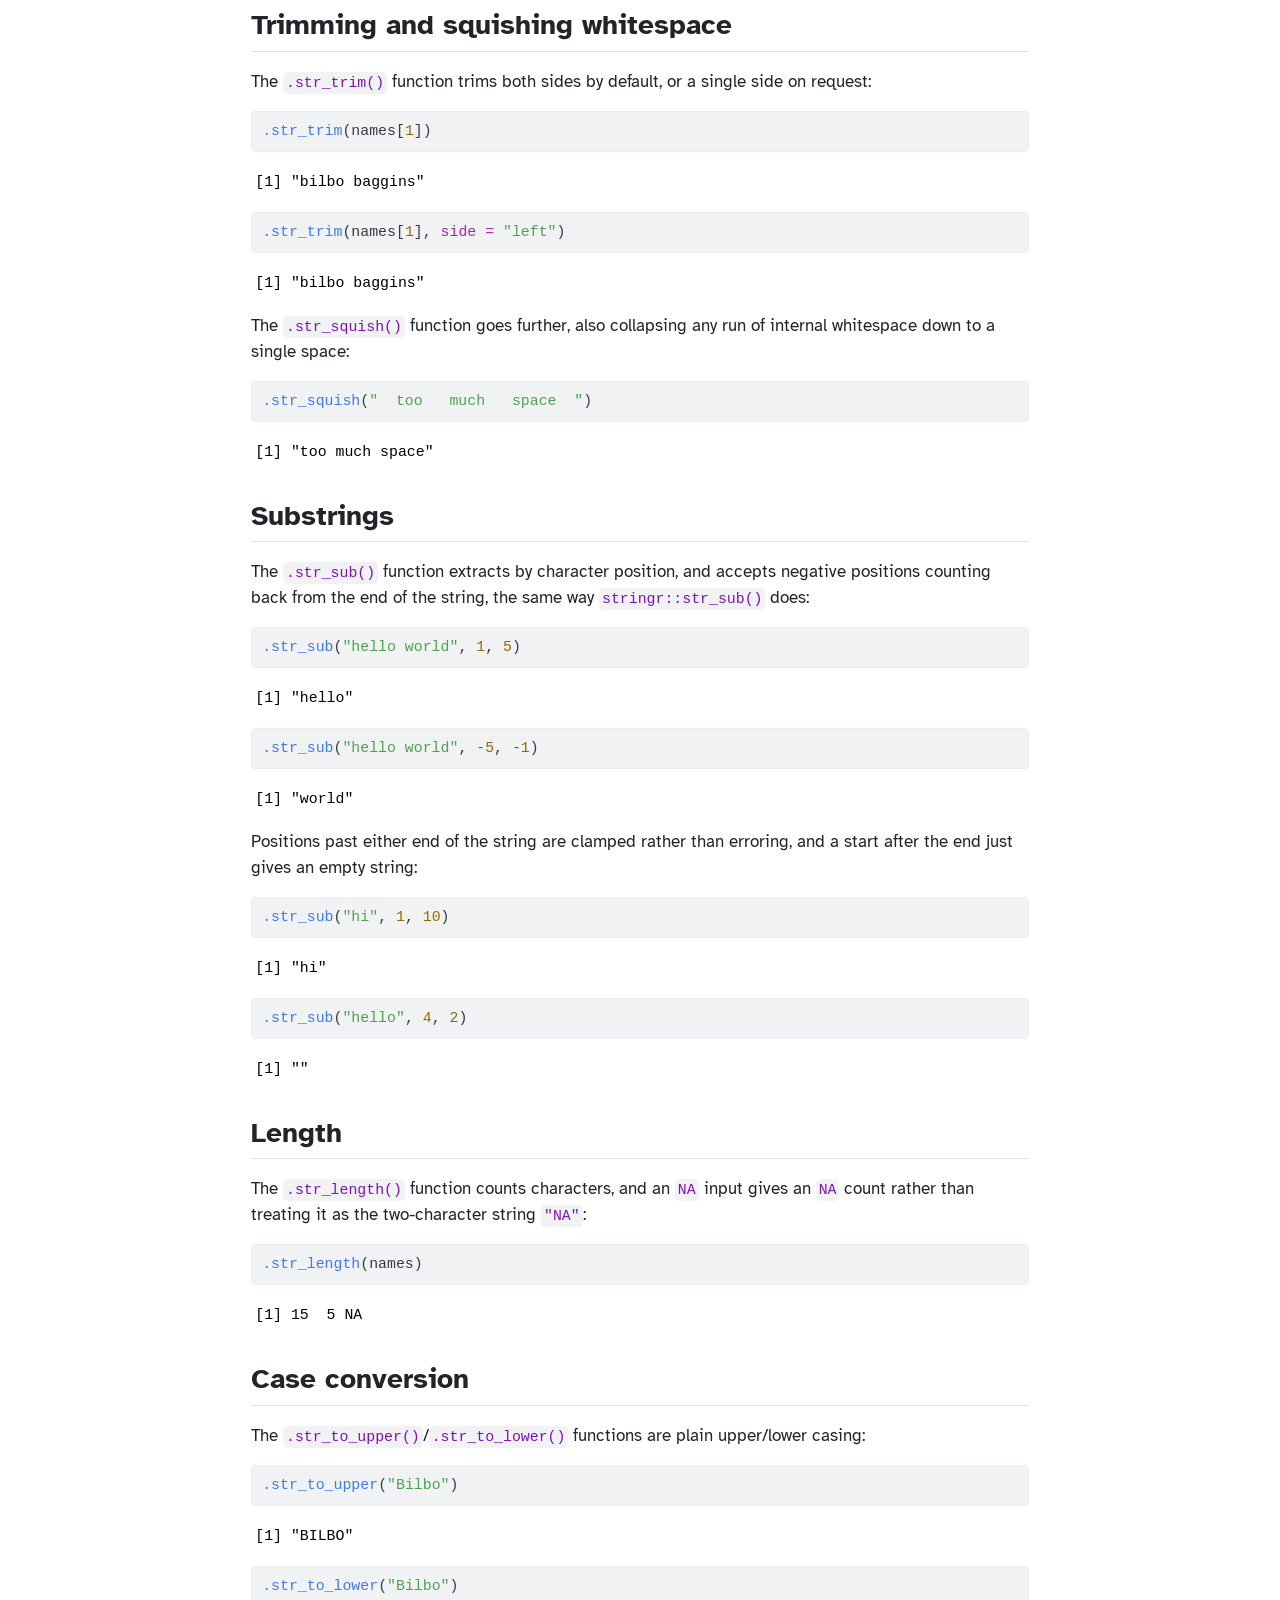
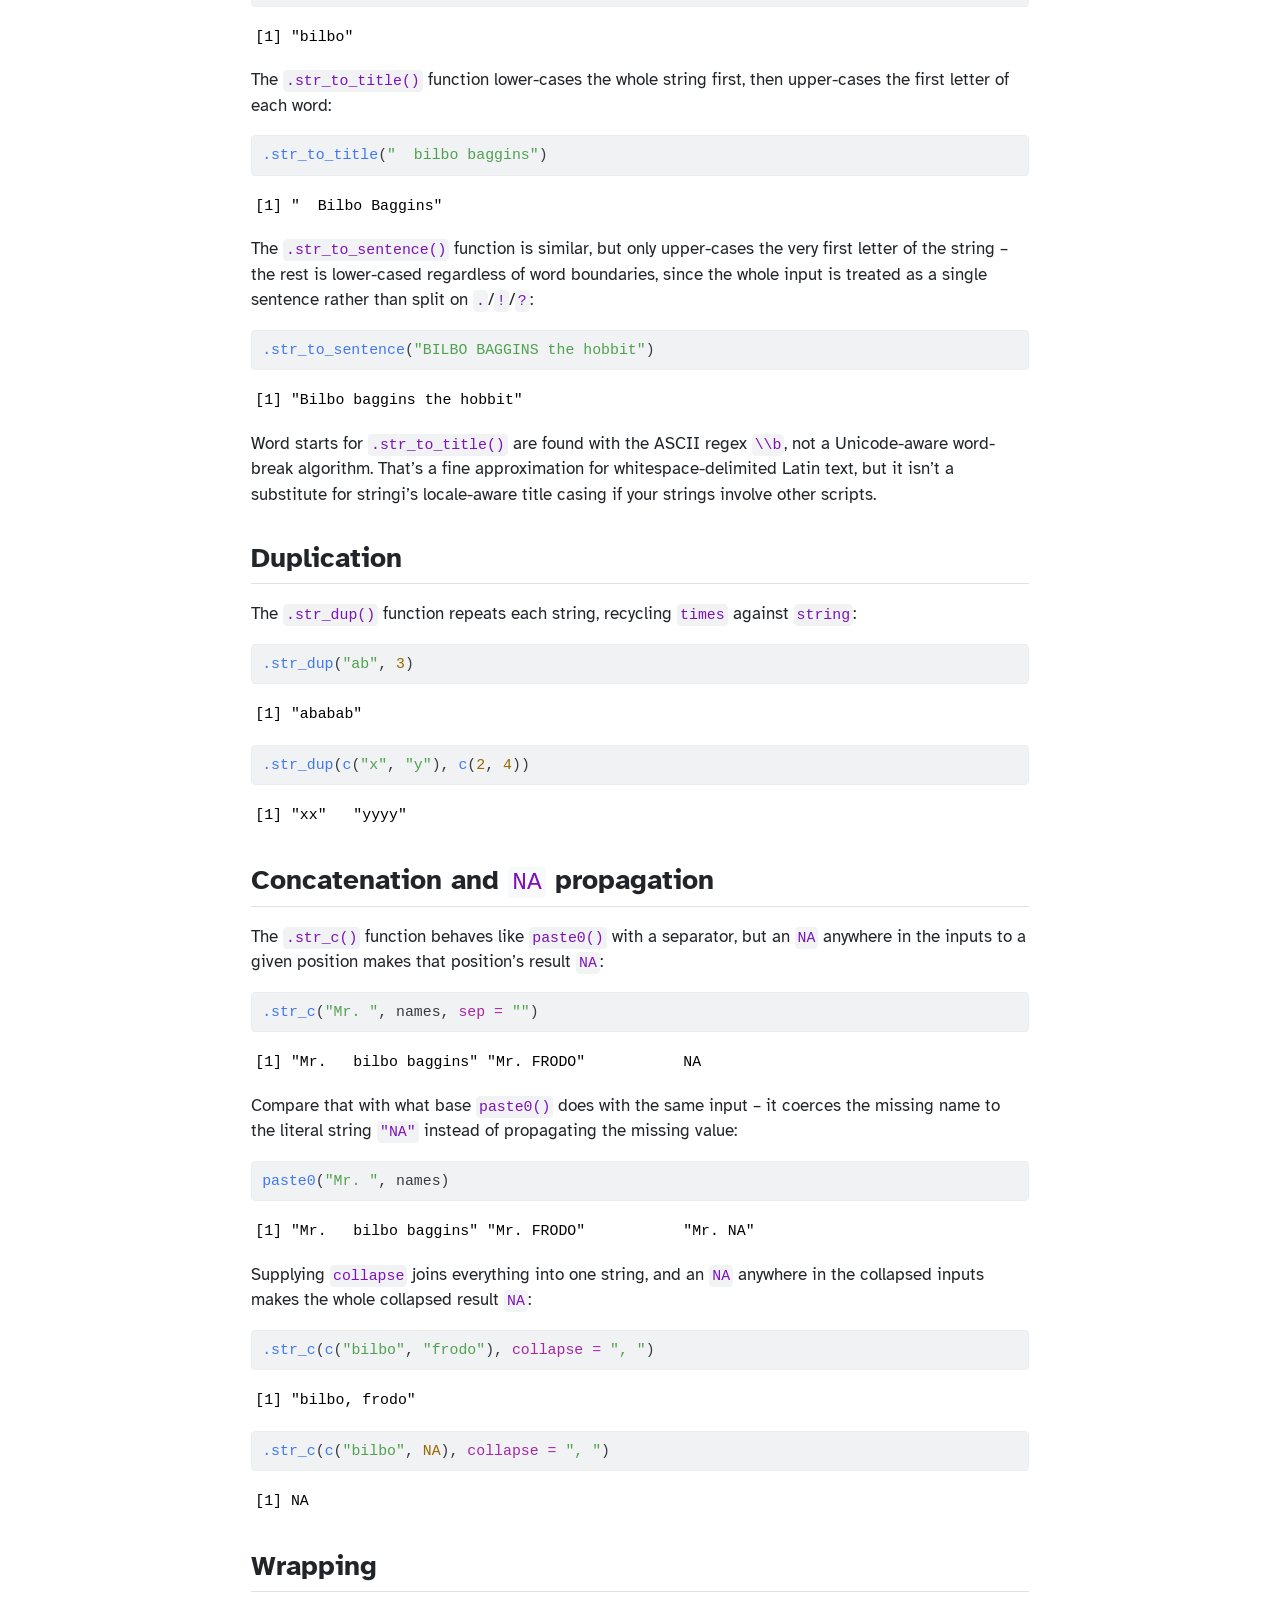
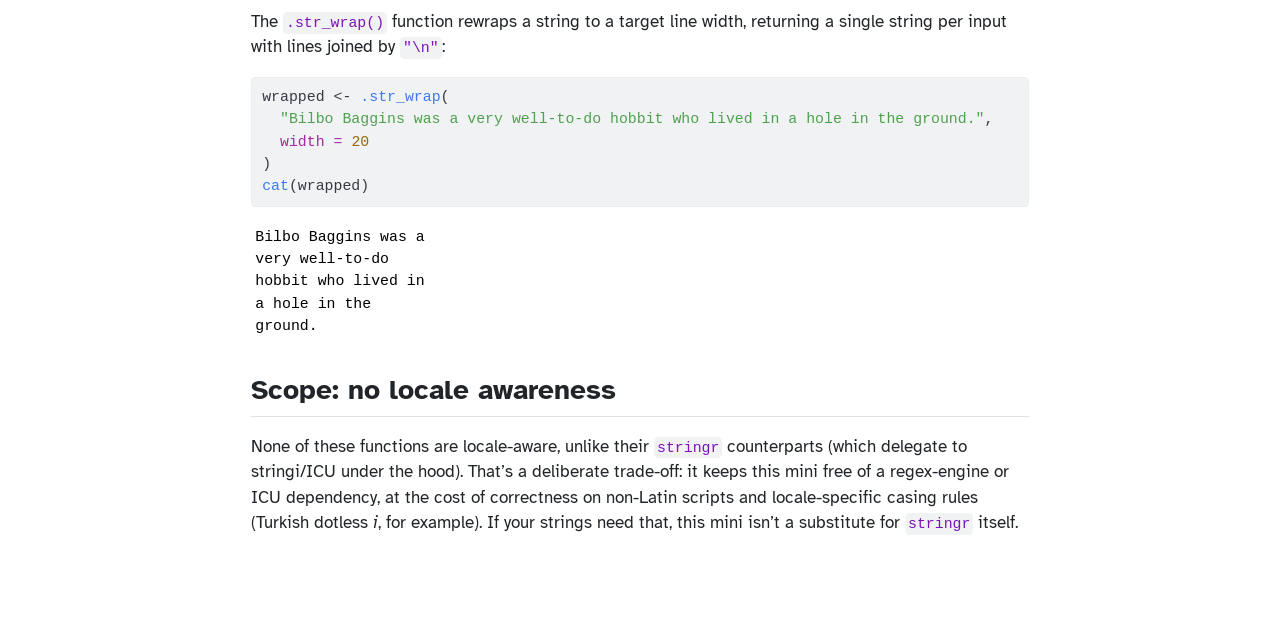
<file: ministr/index.html>
<!DOCTYPE html>
<html xmlns="http://www.w3.org/1999/xhtml" lang="en" xml:lang="en"><head>

<meta charset="utf-8">
<meta name="generator" content="quarto-1.10.18">

<meta name="viewport" content="width=device-width, initial-scale=1.0, user-scalable=yes">


<title>ministr – minis</title>
<style>
/* Default styles provided by pandoc.
** See https://pandoc.org/MANUAL.html#variables-for-html for config info.
*/
span.smallcaps{font-variant: small-caps;}
div.columns{display: flex; gap: 1.5em;}
div.column{flex: auto;}
@media screen {
div.columns{gap: min(4vw, 1.5em);}
div.column{overflow-x: auto;}
}
div.hanging-indent{margin-left: 1.5em; text-indent: -1.5em;}
ul.task-list{list-style: none;}
ul.task-list li input[type="checkbox"] {
  width: 0.8em;
  margin: 0 0.8em 0.2em -1em; /* quarto-specific, see https://github.com/quarto-dev/quarto-cli/issues/4556 */ 
  vertical-align: middle;
}
/* CSS for syntax highlighting */
html { -webkit-text-size-adjust: 100%; }
pre > code.sourceCode { white-space: pre; position: relative; }
pre > code.sourceCode > span { display: inline-block; line-height: 1.25; }
pre > code.sourceCode > span:empty { height: 1.2em; }
.sourceCode { overflow: visible; }
code.sourceCode > span { color: inherit; text-decoration: inherit; }
div.sourceCode { margin: 1em 0; }
pre.sourceCode { margin: 0; }
@media screen {
div.sourceCode { overflow: auto; }
}
@media print {
pre > code.sourceCode { white-space: pre-wrap; }
pre > code.sourceCode > span { text-indent: -5em; padding-left: 5em; }
}
pre.numberSource code
  { counter-reset: source-line 0; }
pre.numberSource code > span
  { position: relative; left: -4em; counter-increment: source-line; }
pre.numberSource code > span > a:first-child::before
  { content: counter(source-line);
    position: relative; left: -1em; text-align: right; vertical-align: baseline;
    border: none; display: inline-block;
    -webkit-touch-callout: none; -webkit-user-select: none;
    -khtml-user-select: none; -moz-user-select: none;
    -ms-user-select: none; user-select: none;
    padding: 0 4px; width: 4em;
  }
pre.numberSource { margin-left: 3em;  padding-left: 4px; }
div.sourceCode
  {   }
@media screen {
pre > code.sourceCode > span > a:first-child::before { text-decoration: underline; }
}
</style>


<script src="../site_libs/quarto-nav/quarto-nav.js"></script>
<script src="../site_libs/quarto-nav/headroom.min.js"></script>
<script src="../site_libs/clipboard/clipboard.min.js"></script>
<script src="../site_libs/quarto-search/autocomplete.umd.js"></script>
<script src="../site_libs/quarto-search/fuse.min.js"></script>
<script src="../site_libs/quarto-search/quarto-search.js"></script>
<meta name="quarto:offset" content="../">
<script src="../site_libs/quarto-html/quarto.js" type="module"></script>
<script src="../site_libs/quarto-html/tabsets/tabsets.js" type="module"></script>
<script src="../site_libs/quarto-html/popper.min.js"></script>
<script src="../site_libs/quarto-html/tippy.umd.min.js"></script>
<script src="../site_libs/quarto-html/anchor.min.js"></script>
<link href="../site_libs/quarto-html/tippy.css" rel="stylesheet">
<link href="../site_libs/quarto-html/quarto-syntax-highlighting-eec68b17241c1efd3eae2de50d816e3e.css" rel="stylesheet" class="quarto-color-scheme" id="quarto-text-highlighting-styles">
<link href="../site_libs/quarto-html/quarto-syntax-highlighting-dark-25dec783d6e1d11f8e0bba9e4fbb47f4.css" rel="stylesheet" class="quarto-color-scheme quarto-color-alternate" id="quarto-text-highlighting-styles">
<link href="../site_libs/quarto-html/quarto-syntax-highlighting-eec68b17241c1efd3eae2de50d816e3e.css" rel="stylesheet" class="quarto-color-scheme-extra" id="quarto-text-highlighting-styles">
<script src="../site_libs/bootstrap/bootstrap.min.js"></script>
<link href="../site_libs/bootstrap/bootstrap-icons.css" rel="stylesheet">
<link href="../site_libs/bootstrap/bootstrap-7e4e4291b2584127a858be176ebebf87.min.css" rel="stylesheet" append-hash="true" class="quarto-color-scheme" id="quarto-bootstrap" data-mode="light">
<link href="../site_libs/bootstrap/bootstrap-dark-2667db6709580a6cec7ce532cafc2aea.min.css" rel="stylesheet" append-hash="true" class="quarto-color-scheme quarto-color-alternate" id="quarto-bootstrap" data-mode="dark">
<link href="../site_libs/bootstrap/bootstrap-7e4e4291b2584127a858be176ebebf87.min.css" rel="stylesheet" append-hash="true" class="quarto-color-scheme-extra" id="quarto-bootstrap" data-mode="light">
<script id="quarto-search-options" type="application/json">{
  "location": "navbar",
  "copy-button": false,
  "collapse-after": 3,
  "panel-placement": "end",
  "type": "overlay",
  "limit": 50,
  "keyboard-shortcut": [
    "f",
    "/",
    "s"
  ],
  "show-item-context": false,
  "language": {
    "search-no-results-text": "No results",
    "search-matching-documents-text": "matching documents",
    "search-copy-link-title": "Copy link to search",
    "search-hide-matches-text": "Hide additional matches",
    "search-more-match-text": "more match in this document",
    "search-more-matches-text": "more matches in this document",
    "search-clear-button-title": "Clear",
    "search-text-placeholder": "",
    "search-detached-cancel-button-title": "Cancel",
    "search-submit-button-title": "Submit",
    "search-label": "Search"
  }
}</script>


</head>

<body class="nav-sidebar docked nav-fixed quarto-light"><script id="quarto-html-before-body" type="application/javascript">
    const toggleBodyColorMode = (bsSheetEl) => {
      const mode = bsSheetEl.getAttribute("data-mode");
      const bodyEl = window.document.querySelector("body");
      if (mode === "dark") {
        bodyEl.classList.add("quarto-dark");
        bodyEl.classList.remove("quarto-light");
      } else {
        bodyEl.classList.add("quarto-light");
        bodyEl.classList.remove("quarto-dark");
      }
    }
    const toggleBodyColorPrimary = () => {
      const bsSheetEl = window.document.querySelector("link#quarto-bootstrap:not([rel=disabled-stylesheet])");
      if (bsSheetEl) {
        toggleBodyColorMode(bsSheetEl);
      }
    }
    const setColorSchemeToggle = (alternate) => {
      const toggles = window.document.querySelectorAll('.quarto-color-scheme-toggle');
      for (let i=0; i < toggles.length; i++) {
        const toggle = toggles[i];
        if (toggle) {
          if (alternate) {
            toggle.classList.add("alternate");
          } else {
            toggle.classList.remove("alternate");
          }
        }
      }
    };
    const toggleColorMode = (alternate) => {
      // Switch the stylesheets
      const primaryStylesheets = window.document.querySelectorAll('link.quarto-color-scheme:not(.quarto-color-alternate)');
      const alternateStylesheets = window.document.querySelectorAll('link.quarto-color-scheme.quarto-color-alternate');
      manageTransitions('#quarto-margin-sidebar .nav-link', false);
      if (alternate) {
        // note: dark is layered on light, we don't disable primary!
        enableStylesheet(alternateStylesheets);
        for (const sheetNode of alternateStylesheets) {
          if (sheetNode.id === "quarto-bootstrap") {
            toggleBodyColorMode(sheetNode);
          }
        }
      } else {
        disableStylesheet(alternateStylesheets);
        enableStylesheet(primaryStylesheets)
        toggleBodyColorPrimary();
      }
      manageTransitions('#quarto-margin-sidebar .nav-link', true);
      // Switch the toggles
      setColorSchemeToggle(alternate)
      // Hack to workaround the fact that safari doesn't
      // properly recolor the scrollbar when toggling (#1455)
      if (navigator.userAgent.indexOf('Safari') > 0 && navigator.userAgent.indexOf('Chrome') == -1) {
        manageTransitions("body", false);
        window.scrollTo(0, 1);
        setTimeout(() => {
          window.scrollTo(0, 0);
          manageTransitions("body", true);
        }, 40);
      }
    }
    const disableStylesheet = (stylesheets) => {
      for (let i=0; i < stylesheets.length; i++) {
        const stylesheet = stylesheets[i];
        stylesheet.rel = 'disabled-stylesheet';
      }
    }
    const enableStylesheet = (stylesheets) => {
      for (let i=0; i < stylesheets.length; i++) {
        const stylesheet = stylesheets[i];
        if(stylesheet.rel !== 'stylesheet') { // for Chrome, which will still FOUC without this check
          stylesheet.rel = 'stylesheet';
        }
      }
    }
    const manageTransitions = (selector, allowTransitions) => {
      const els = window.document.querySelectorAll(selector);
      for (let i=0; i < els.length; i++) {
        const el = els[i];
        if (allowTransitions) {
          el.classList.remove('notransition');
        } else {
          el.classList.add('notransition');
        }
      }
    }
    const isFileUrl = () => {
      return window.location.protocol === 'file:';
    }
    const hasAlternateSentinel = () => {
      let styleSentinel = getColorSchemeSentinel();
      if (styleSentinel !== null) {
        return styleSentinel === "alternate";
      } else {
        return false;
      }
    }
    const setStyleSentinel = (alternate) => {
      const value = alternate ? "alternate" : "default";
      if (!isFileUrl()) {
        window.localStorage.setItem("quarto-color-scheme", value);
      } else {
        localAlternateSentinel = value;
      }
    }
    const getColorSchemeSentinel = () => {
      if (!isFileUrl()) {
        const storageValue = window.localStorage.getItem("quarto-color-scheme");
        return storageValue != null ? storageValue : localAlternateSentinel;
      } else {
        return localAlternateSentinel;
      }
    }
    const toggleGiscusIfUsed = (isAlternate, darkModeDefault) => {
      const baseTheme = document.querySelector('#giscus-base-theme')?.value ?? 'light';
      const alternateTheme = document.querySelector('#giscus-alt-theme')?.value ?? 'dark';
      let newTheme = '';
      if(authorPrefersDark) {
        newTheme = isAlternate ? baseTheme : alternateTheme;
      } else {
        newTheme = isAlternate ? alternateTheme : baseTheme;
      }
      const changeGiscusTheme = () => {
        // From: https://github.com/giscus/giscus/issues/336
        const sendMessage = (message) => {
          const iframe = document.querySelector('iframe.giscus-frame');
          if (!iframe) return;
          iframe.contentWindow.postMessage({ giscus: message }, 'https://giscus.app');
        }
        sendMessage({
          setConfig: {
            theme: newTheme
          }
        });
      }
      const isGiscussLoaded = window.document.querySelector('iframe.giscus-frame') !== null;
      if (isGiscussLoaded) {
        changeGiscusTheme();
      }
    };
    const authorPrefersDark = false;
    const queryPrefersDark = window.matchMedia('(prefers-color-scheme: dark)');
    const darkModeDefault = queryPrefersDark.matches;
      document.querySelector('link#quarto-text-highlighting-styles.quarto-color-scheme-extra').rel = 'disabled-stylesheet';
      document.querySelector('link#quarto-bootstrap.quarto-color-scheme-extra').rel = 'disabled-stylesheet';
    let localAlternateSentinel = darkModeDefault ? 'alternate' : 'default';
    // Dark / light mode switch
    window.quartoToggleColorScheme = () => {
      // Read the current dark / light value
      let toAlternate = !hasAlternateSentinel();
      toggleColorMode(toAlternate);
      setStyleSentinel(toAlternate);
      toggleGiscusIfUsed(toAlternate, darkModeDefault);
      window.dispatchEvent(new Event('resize'));
    };
    queryPrefersDark.addEventListener("change", e => {
      if(window.localStorage.getItem("quarto-color-scheme") !== null)
        return;
      const alternate = e.matches
      toggleColorMode(alternate);
      localAlternateSentinel = e.matches ? 'alternate' : 'default'; // this is used alongside local storage!
      toggleGiscusIfUsed(alternate, darkModeDefault);
    });
    // Switch to dark mode if need be
    if (hasAlternateSentinel()) {
      toggleColorMode(true);
    } else {
      toggleColorMode(false);
    }
  </script>

<div id="quarto-search-results"></div>
  <header id="quarto-header" class="headroom fixed-top">
    <nav class="navbar navbar-expand-lg " data-bs-theme="dark">
      <div class="navbar-container container-fluid">
      <div class="navbar-brand-container mx-auto">
    <a class="navbar-brand" href="../index.html">
    <span class="navbar-title">minis</span>
    </a>
  </div>
            <div id="quarto-search" class="" title="Search"></div>
          <button class="navbar-toggler" type="button" data-bs-toggle="collapse" data-bs-target="#navbarCollapse" aria-controls="navbarCollapse" role="menu" aria-expanded="false" aria-label="Toggle navigation" onclick="if (window.quartoToggleHeadroom) { window.quartoToggleHeadroom(); }">
  <span class="navbar-toggler-icon"></span>
</button>
          <div class="collapse navbar-collapse" id="navbarCollapse">
            <ul class="navbar-nav navbar-nav-scroll ms-auto">
  <li class="nav-item compact">
    <a class="nav-link" href="https://github.com/djnavarro/minis"> <i class="bi bi-github" role="img">
</i> 
<span class="menu-text"></span></a>
  </li>  
</ul>
          </div> <!-- /navcollapse -->
            <div class="quarto-navbar-tools">
  <a href="" class="quarto-color-scheme-toggle quarto-navigation-tool  px-1" onclick="window.quartoToggleColorScheme(); return false;" title="Toggle dark mode"><i class="bi"></i></a>
</div>
      </div> <!-- /container-fluid -->
    </nav>
  <nav class="quarto-secondary-nav">
    <div class="container-fluid d-flex">
      <button type="button" class="quarto-btn-toggle btn" data-bs-toggle="collapse" role="button" data-bs-target=".quarto-sidebar-collapse-item" aria-controls="quarto-sidebar" aria-expanded="false" aria-label="Toggle sidebar navigation" onclick="if (window.quartoToggleHeadroom) { window.quartoToggleHeadroom(); }">
        <i class="bi bi-layout-text-sidebar-reverse"></i>
      </button>
        <nav class="quarto-page-breadcrumbs" aria-label="breadcrumb"><ol class="breadcrumb"><li class="breadcrumb-item"><a href="../minicli/index.html">Minis</a></li><li class="breadcrumb-item"><a href="../ministr/index.html">ministr</a></li></ol></nav>
        <a class="flex-grow-1" role="navigation" data-bs-toggle="collapse" data-bs-target=".quarto-sidebar-collapse-item" aria-controls="quarto-sidebar" aria-expanded="false" aria-label="Toggle sidebar navigation" onclick="if (window.quartoToggleHeadroom) { window.quartoToggleHeadroom(); }">      
        </a>
    </div>
  </nav>
</header>
<!-- content -->
<div id="quarto-content" class="quarto-container page-columns page-rows-contents page-layout-article page-navbar">
<!-- sidebar -->
  <nav id="quarto-sidebar" class="sidebar collapse collapse-horizontal quarto-sidebar-collapse-item sidebar-navigation docked overflow-auto">
    <div class="sidebar-menu-container"> 
    <ul class="list-unstyled mt-1">
        <li class="sidebar-item">
  <div class="sidebar-item-container"> 
  <a href="../index.html" class="sidebar-item-text sidebar-link">
 <span class="menu-text">Home</span></a>
  </div>
</li>
        <li class="sidebar-item sidebar-item-section">
      <div class="sidebar-item-container"> 
            <a class="sidebar-item-text sidebar-link text-start" data-bs-toggle="collapse" data-bs-target="#quarto-sidebar-section-1" role="navigation" aria-expanded="true">
 <span class="menu-text">Minis</span></a>
          <a class="sidebar-item-toggle text-start" data-bs-toggle="collapse" data-bs-target="#quarto-sidebar-section-1" role="navigation" aria-expanded="true" aria-label="Toggle section">
            <i class="bi bi-chevron-right ms-2"></i>
          </a> 
      </div>
      <ul id="quarto-sidebar-section-1" class="collapse list-unstyled sidebar-section depth1 show">  
          <li class="sidebar-item">
  <div class="sidebar-item-container"> 
  <a href="../minicli/index.html" class="sidebar-item-text sidebar-link">
 <span class="menu-text">minicli</span></a>
  </div>
</li>
          <li class="sidebar-item">
  <div class="sidebar-item-container"> 
  <a href="../minimap/index.html" class="sidebar-item-text sidebar-link">
 <span class="menu-text">minimap</span></a>
  </div>
</li>
          <li class="sidebar-item">
  <div class="sidebar-item-container"> 
  <a href="../minitrap/index.html" class="sidebar-item-text sidebar-link">
 <span class="menu-text">minitrap</span></a>
  </div>
</li>
          <li class="sidebar-item">
  <div class="sidebar-item-container"> 
  <a href="../miniverb/index.html" class="sidebar-item-text sidebar-link">
 <span class="menu-text">miniverb</span></a>
  </div>
</li>
          <li class="sidebar-item">
  <div class="sidebar-item-container"> 
  <a href="../minicase/index.html" class="sidebar-item-text sidebar-link">
 <span class="menu-text">minicase</span></a>
  </div>
</li>
          <li class="sidebar-item">
  <div class="sidebar-item-container"> 
  <a href="../minijoin/index.html" class="sidebar-item-text sidebar-link">
 <span class="menu-text">minijoin</span></a>
  </div>
</li>
          <li class="sidebar-item">
  <div class="sidebar-item-container"> 
  <a href="../minitable/index.html" class="sidebar-item-text sidebar-link">
 <span class="menu-text">minitable</span></a>
  </div>
</li>
          <li class="sidebar-item">
  <div class="sidebar-item-container"> 
  <a href="../minicondition/index.html" class="sidebar-item-text sidebar-link">
 <span class="menu-text">minicondition</span></a>
  </div>
</li>
          <li class="sidebar-item">
  <div class="sidebar-item-container"> 
  <a href="../minipivot/index.html" class="sidebar-item-text sidebar-link">
 <span class="menu-text">minipivot</span></a>
  </div>
</li>
          <li class="sidebar-item">
  <div class="sidebar-item-container"> 
  <a href="../ministr/index.html" class="sidebar-item-text sidebar-link active">
 <span class="menu-text">ministr</span></a>
  </div>
</li>
          <li class="sidebar-item">
  <div class="sidebar-item-container"> 
  <a href="../minirx/index.html" class="sidebar-item-text sidebar-link">
 <span class="menu-text">minirx</span></a>
  </div>
</li>
          <li class="sidebar-item">
  <div class="sidebar-item-container"> 
  <a href="../minicuts/index.html" class="sidebar-item-text sidebar-link">
 <span class="menu-text">minicuts</span></a>
  </div>
</li>
          <li class="sidebar-item">
  <div class="sidebar-item-container"> 
  <a href="../miniseed/index.html" class="sidebar-item-text sidebar-link">
 <span class="menu-text">miniseed</span></a>
  </div>
</li>
      </ul>
  </li>
    </ul>
    </div>
</nav>
<div id="quarto-sidebar-glass" class="quarto-sidebar-collapse-item" data-bs-toggle="collapse" data-bs-target=".quarto-sidebar-collapse-item"></div>
<!-- margin-sidebar -->
    <div id="quarto-margin-sidebar" class="sidebar margin-sidebar">
        <nav id="TOC" role="doc-toc" class="toc-active">
    <h2 id="toc-title">On this page</h2>
   
  <ul>
  <li><a href="#functions" id="toc-functions" class="nav-link active" data-scroll-target="#functions">Functions</a></li>
  <li><a href="#padding" id="toc-padding" class="nav-link" data-scroll-target="#padding">Padding</a></li>
  <li><a href="#trimming-and-squishing-whitespace" id="toc-trimming-and-squishing-whitespace" class="nav-link" data-scroll-target="#trimming-and-squishing-whitespace">Trimming and squishing whitespace</a></li>
  <li><a href="#substrings" id="toc-substrings" class="nav-link" data-scroll-target="#substrings">Substrings</a></li>
  <li><a href="#length" id="toc-length" class="nav-link" data-scroll-target="#length">Length</a></li>
  <li><a href="#case-conversion" id="toc-case-conversion" class="nav-link" data-scroll-target="#case-conversion">Case conversion</a></li>
  <li><a href="#duplication" id="toc-duplication" class="nav-link" data-scroll-target="#duplication">Duplication</a></li>
  <li><a href="#concatenation-and-na-propagation" id="toc-concatenation-and-na-propagation" class="nav-link" data-scroll-target="#concatenation-and-na-propagation">Concatenation and <code>NA</code> propagation</a></li>
  <li><a href="#wrapping" id="toc-wrapping" class="nav-link" data-scroll-target="#wrapping">Wrapping</a></li>
  <li><a href="#scope-no-locale-awareness" id="toc-scope-no-locale-awareness" class="nav-link" data-scroll-target="#scope-no-locale-awareness">Scope: no locale awareness</a></li>
  </ul>
</nav>
    </div>
<!-- main -->
<main class="content" id="quarto-document-content">


<header id="title-block-header" class="quarto-title-block default"><nav class="quarto-page-breadcrumbs quarto-title-breadcrumbs d-none d-lg-block" aria-label="breadcrumb"><ol class="breadcrumb"><li class="breadcrumb-item"><a href="../minicli/index.html">Minis</a></li><li class="breadcrumb-item"><a href="../ministr/index.html">ministr</a></li></ol></nav>
<div class="quarto-title">
<h1 class="title">ministr</h1>
</div>



<div class="quarto-title-meta">

    
  
    
  </div>
  


</header>


<p>The purpose of <strong>ministr</strong> is to provide a zero-dependency reimplementation of stringr’s basic string manipulation verbs from the <a href="https://stringr.tidyverse.org/"><strong>stringr</strong></a> package: padding, trimming, whitespace squishing, substrings, length, case conversion, duplication, concatenation, and wrapping. The <a href="https://github.com/djnavarro/minis/tree/main/ministr">README</a> provides scope notes; this page walks through each function on a small set of toy strings, including two behaviours worth knowing about before you rely on it: how <code>NA</code> is propagated through concatenation, and how title case is found without a Unicode-aware word-break algorithm. (For pattern-matching functions like <code>str_detect()</code>/ <code>str_replace()</code>, see the companion <a href="../minirx/"><strong>minirx</strong></a> vignette.)</p>
<section id="functions" class="level2">
<h2 class="anchored" data-anchor-id="functions">Functions</h2>
<p>The <a href="https://github.com/djnavarro/minis/blob/main/ministr/ministr.R"><strong>ministr.R</strong></a> script supplies twelve core functions (grouped into eleven bullets below, since <code>.str_to_upper()</code>/<code>.str_to_lower()</code> share one):</p>
<ul>
<li><code>.str_pad(string, width, side, pad)</code> is used to pad a string to a fixed width.</li>
<li><code>.str_trim(string, side)</code> is used to trim leading/trailing whitespace.</li>
<li><code>.str_squish(string)</code> is used to trim and collapse internal whitespace runs to a single space.</li>
<li><code>.str_sub(string, start, end)</code> is used to extract a substring by (possibly negative) character position.</li>
<li><code>.str_length(string)</code> is used to count the characters in a string.</li>
<li><code>.str_to_upper(string)</code> and <code>.str_to_lower(string)</code> convert case.</li>
<li><code>.str_to_title(string)</code> converts to title case.</li>
<li><code>.str_to_sentence(string)</code> converts to sentence case.</li>
<li><code>.str_dup(string, times)</code> is used to repeat a string.</li>
<li><code>.str_c(..., sep, collapse)</code> is used to concatenate strings, propagating <code>NA</code>.</li>
<li><code>.str_wrap(string, width, indent, exdent)</code> is used to wrap a string to a target line width.</li>
</ul>
<p>It contains no internal helpers.</p>
</section>
<section id="padding" class="level2">
<h2 class="anchored" data-anchor-id="padding">Padding</h2>
<p>The <code>.str_pad()</code> function pads to a fixed width, left by default:</p>
<div class="cell">
<div class="code-copy-outer-scaffold"><div class="sourceCode cell-code" id="cb1"><pre class="sourceCode r code-with-copy"><code class="sourceCode r"><span id="cb1-1"><a href="#cb1-1" aria-hidden="true" tabindex="-1"></a><span class="fu">.str_pad</span>(<span class="fu">c</span>(<span class="st">"7"</span>, <span class="st">"70"</span>, <span class="st">"700"</span>), <span class="at">width =</span> <span class="dv">4</span>, <span class="at">pad =</span> <span class="st">"0"</span>)</span></code></pre></div><button title="Copy to Clipboard" class="code-copy-button"><i class="bi"></i></button></div>
<div class="cell-output cell-output-stdout">
<pre><code>[1] "0007" "0070" "0700"</code></pre>
</div>
</div>
<p>Padding can go on the right, or on both sides at once (with any leftover padding placed on the right when the total isn’t evenly split):</p>
<div class="cell">
<div class="code-copy-outer-scaffold"><div class="sourceCode cell-code" id="cb3"><pre class="sourceCode r code-with-copy"><code class="sourceCode r"><span id="cb3-1"><a href="#cb3-1" aria-hidden="true" tabindex="-1"></a><span class="fu">.str_pad</span>(<span class="st">"hi"</span>, <span class="at">width =</span> <span class="dv">6</span>, <span class="at">side =</span> <span class="st">"right"</span>, <span class="at">pad =</span> <span class="st">"-"</span>)</span></code></pre></div><button title="Copy to Clipboard" class="code-copy-button"><i class="bi"></i></button></div>
<div class="cell-output cell-output-stdout">
<pre><code>[1] "hi----"</code></pre>
</div>
<div class="code-copy-outer-scaffold"><div class="sourceCode cell-code" id="cb5"><pre class="sourceCode r code-with-copy"><code class="sourceCode r"><span id="cb5-1"><a href="#cb5-1" aria-hidden="true" tabindex="-1"></a><span class="fu">.str_pad</span>(<span class="st">"hi"</span>, <span class="at">width =</span> <span class="dv">7</span>, <span class="at">side =</span> <span class="st">"both"</span>, <span class="at">pad =</span> <span class="st">"-"</span>)</span></code></pre></div><button title="Copy to Clipboard" class="code-copy-button"><i class="bi"></i></button></div>
<div class="cell-output cell-output-stdout">
<pre><code>[1] "--hi---"</code></pre>
</div>
</div>
<p>A string already at least as wide as <code>width</code> is returned unchanged, and an <code>NA</code> input stays <code>NA</code> rather than being padded. The rest of this page reuses this small toy vector, mixing untrimmed and inconsistently cased strings with a missing value:</p>
<div class="cell">
<div class="code-copy-outer-scaffold"><div class="sourceCode cell-code" id="cb7"><pre class="sourceCode r code-with-copy"><code class="sourceCode r"><span id="cb7-1"><a href="#cb7-1" aria-hidden="true" tabindex="-1"></a>names <span class="ot">&lt;-</span> <span class="fu">c</span>(<span class="st">"  bilbo baggins"</span>, <span class="st">"FRODO"</span>, <span class="cn">NA</span>)</span>
<span id="cb7-2"><a href="#cb7-2" aria-hidden="true" tabindex="-1"></a><span class="fu">.str_pad</span>(names, <span class="at">width =</span> <span class="dv">20</span>)</span></code></pre></div><button title="Copy to Clipboard" class="code-copy-button"><i class="bi"></i></button></div>
<div class="cell-output cell-output-stdout">
<pre><code>[1] "       bilbo baggins" "               FRODO" NA                    </code></pre>
</div>
</div>
</section>
<section id="trimming-and-squishing-whitespace" class="level2">
<h2 class="anchored" data-anchor-id="trimming-and-squishing-whitespace">Trimming and squishing whitespace</h2>
<p>The <code>.str_trim()</code> function trims both sides by default, or a single side on request:</p>
<div class="cell">
<div class="code-copy-outer-scaffold"><div class="sourceCode cell-code" id="cb9"><pre class="sourceCode r code-with-copy"><code class="sourceCode r"><span id="cb9-1"><a href="#cb9-1" aria-hidden="true" tabindex="-1"></a><span class="fu">.str_trim</span>(names[<span class="dv">1</span>])</span></code></pre></div><button title="Copy to Clipboard" class="code-copy-button"><i class="bi"></i></button></div>
<div class="cell-output cell-output-stdout">
<pre><code>[1] "bilbo baggins"</code></pre>
</div>
<div class="code-copy-outer-scaffold"><div class="sourceCode cell-code" id="cb11"><pre class="sourceCode r code-with-copy"><code class="sourceCode r"><span id="cb11-1"><a href="#cb11-1" aria-hidden="true" tabindex="-1"></a><span class="fu">.str_trim</span>(names[<span class="dv">1</span>], <span class="at">side =</span> <span class="st">"left"</span>)</span></code></pre></div><button title="Copy to Clipboard" class="code-copy-button"><i class="bi"></i></button></div>
<div class="cell-output cell-output-stdout">
<pre><code>[1] "bilbo baggins"</code></pre>
</div>
</div>
<p>The <code>.str_squish()</code> function goes further, also collapsing any run of internal whitespace down to a single space:</p>
<div class="cell">
<div class="code-copy-outer-scaffold"><div class="sourceCode cell-code" id="cb13"><pre class="sourceCode r code-with-copy"><code class="sourceCode r"><span id="cb13-1"><a href="#cb13-1" aria-hidden="true" tabindex="-1"></a><span class="fu">.str_squish</span>(<span class="st">"  too   much   space  "</span>)</span></code></pre></div><button title="Copy to Clipboard" class="code-copy-button"><i class="bi"></i></button></div>
<div class="cell-output cell-output-stdout">
<pre><code>[1] "too much space"</code></pre>
</div>
</div>
</section>
<section id="substrings" class="level2">
<h2 class="anchored" data-anchor-id="substrings">Substrings</h2>
<p>The <code>.str_sub()</code> function extracts by character position, and accepts negative positions counting back from the end of the string, the same way <code>stringr::str_sub()</code> does:</p>
<div class="cell">
<div class="code-copy-outer-scaffold"><div class="sourceCode cell-code" id="cb15"><pre class="sourceCode r code-with-copy"><code class="sourceCode r"><span id="cb15-1"><a href="#cb15-1" aria-hidden="true" tabindex="-1"></a><span class="fu">.str_sub</span>(<span class="st">"hello world"</span>, <span class="dv">1</span>, <span class="dv">5</span>)</span></code></pre></div><button title="Copy to Clipboard" class="code-copy-button"><i class="bi"></i></button></div>
<div class="cell-output cell-output-stdout">
<pre><code>[1] "hello"</code></pre>
</div>
<div class="code-copy-outer-scaffold"><div class="sourceCode cell-code" id="cb17"><pre class="sourceCode r code-with-copy"><code class="sourceCode r"><span id="cb17-1"><a href="#cb17-1" aria-hidden="true" tabindex="-1"></a><span class="fu">.str_sub</span>(<span class="st">"hello world"</span>, <span class="sc">-</span><span class="dv">5</span>, <span class="sc">-</span><span class="dv">1</span>)</span></code></pre></div><button title="Copy to Clipboard" class="code-copy-button"><i class="bi"></i></button></div>
<div class="cell-output cell-output-stdout">
<pre><code>[1] "world"</code></pre>
</div>
</div>
<p>Positions past either end of the string are clamped rather than erroring, and a start after the end just gives an empty string:</p>
<div class="cell">
<div class="code-copy-outer-scaffold"><div class="sourceCode cell-code" id="cb19"><pre class="sourceCode r code-with-copy"><code class="sourceCode r"><span id="cb19-1"><a href="#cb19-1" aria-hidden="true" tabindex="-1"></a><span class="fu">.str_sub</span>(<span class="st">"hi"</span>, <span class="dv">1</span>, <span class="dv">10</span>)</span></code></pre></div><button title="Copy to Clipboard" class="code-copy-button"><i class="bi"></i></button></div>
<div class="cell-output cell-output-stdout">
<pre><code>[1] "hi"</code></pre>
</div>
<div class="code-copy-outer-scaffold"><div class="sourceCode cell-code" id="cb21"><pre class="sourceCode r code-with-copy"><code class="sourceCode r"><span id="cb21-1"><a href="#cb21-1" aria-hidden="true" tabindex="-1"></a><span class="fu">.str_sub</span>(<span class="st">"hello"</span>, <span class="dv">4</span>, <span class="dv">2</span>)</span></code></pre></div><button title="Copy to Clipboard" class="code-copy-button"><i class="bi"></i></button></div>
<div class="cell-output cell-output-stdout">
<pre><code>[1] ""</code></pre>
</div>
</div>
</section>
<section id="length" class="level2">
<h2 class="anchored" data-anchor-id="length">Length</h2>
<p>The <code>.str_length()</code> function counts characters, and an <code>NA</code> input gives an <code>NA</code> count rather than treating it as the two-character string <code>"NA"</code>:</p>
<div class="cell">
<div class="code-copy-outer-scaffold"><div class="sourceCode cell-code" id="cb23"><pre class="sourceCode r code-with-copy"><code class="sourceCode r"><span id="cb23-1"><a href="#cb23-1" aria-hidden="true" tabindex="-1"></a><span class="fu">.str_length</span>(names)</span></code></pre></div><button title="Copy to Clipboard" class="code-copy-button"><i class="bi"></i></button></div>
<div class="cell-output cell-output-stdout">
<pre><code>[1] 15  5 NA</code></pre>
</div>
</div>
</section>
<section id="case-conversion" class="level2">
<h2 class="anchored" data-anchor-id="case-conversion">Case conversion</h2>
<p>The <code>.str_to_upper()</code>/<code>.str_to_lower()</code> functions are plain upper/lower casing:</p>
<div class="cell">
<div class="code-copy-outer-scaffold"><div class="sourceCode cell-code" id="cb25"><pre class="sourceCode r code-with-copy"><code class="sourceCode r"><span id="cb25-1"><a href="#cb25-1" aria-hidden="true" tabindex="-1"></a><span class="fu">.str_to_upper</span>(<span class="st">"Bilbo"</span>)</span></code></pre></div><button title="Copy to Clipboard" class="code-copy-button"><i class="bi"></i></button></div>
<div class="cell-output cell-output-stdout">
<pre><code>[1] "BILBO"</code></pre>
</div>
<div class="code-copy-outer-scaffold"><div class="sourceCode cell-code" id="cb27"><pre class="sourceCode r code-with-copy"><code class="sourceCode r"><span id="cb27-1"><a href="#cb27-1" aria-hidden="true" tabindex="-1"></a><span class="fu">.str_to_lower</span>(<span class="st">"Bilbo"</span>)</span></code></pre></div><button title="Copy to Clipboard" class="code-copy-button"><i class="bi"></i></button></div>
<div class="cell-output cell-output-stdout">
<pre><code>[1] "bilbo"</code></pre>
</div>
</div>
<p>The <code>.str_to_title()</code> function lower-cases the whole string first, then upper-cases the first letter of each word:</p>
<div class="cell">
<div class="code-copy-outer-scaffold"><div class="sourceCode cell-code" id="cb29"><pre class="sourceCode r code-with-copy"><code class="sourceCode r"><span id="cb29-1"><a href="#cb29-1" aria-hidden="true" tabindex="-1"></a><span class="fu">.str_to_title</span>(<span class="st">"  bilbo baggins"</span>)</span></code></pre></div><button title="Copy to Clipboard" class="code-copy-button"><i class="bi"></i></button></div>
<div class="cell-output cell-output-stdout">
<pre><code>[1] "  Bilbo Baggins"</code></pre>
</div>
</div>
<p>The <code>.str_to_sentence()</code> function is similar, but only upper-cases the very first letter of the string – the rest is lower-cased regardless of word boundaries, since the whole input is treated as a single sentence rather than split on <code>.</code>/<code>!</code>/<code>?</code>:</p>
<div class="cell">
<div class="code-copy-outer-scaffold"><div class="sourceCode cell-code" id="cb31"><pre class="sourceCode r code-with-copy"><code class="sourceCode r"><span id="cb31-1"><a href="#cb31-1" aria-hidden="true" tabindex="-1"></a><span class="fu">.str_to_sentence</span>(<span class="st">"BILBO BAGGINS the hobbit"</span>)</span></code></pre></div><button title="Copy to Clipboard" class="code-copy-button"><i class="bi"></i></button></div>
<div class="cell-output cell-output-stdout">
<pre><code>[1] "Bilbo baggins the hobbit"</code></pre>
</div>
</div>
<p>Word starts for <code>.str_to_title()</code> are found with the ASCII regex <code>\\b</code>, not a Unicode-aware word-break algorithm. That’s a fine approximation for whitespace-delimited Latin text, but it isn’t a substitute for stringi’s locale-aware title casing if your strings involve other scripts.</p>
</section>
<section id="duplication" class="level2">
<h2 class="anchored" data-anchor-id="duplication">Duplication</h2>
<p>The <code>.str_dup()</code> function repeats each string, recycling <code>times</code> against <code>string</code>:</p>
<div class="cell">
<div class="code-copy-outer-scaffold"><div class="sourceCode cell-code" id="cb33"><pre class="sourceCode r code-with-copy"><code class="sourceCode r"><span id="cb33-1"><a href="#cb33-1" aria-hidden="true" tabindex="-1"></a><span class="fu">.str_dup</span>(<span class="st">"ab"</span>, <span class="dv">3</span>)</span></code></pre></div><button title="Copy to Clipboard" class="code-copy-button"><i class="bi"></i></button></div>
<div class="cell-output cell-output-stdout">
<pre><code>[1] "ababab"</code></pre>
</div>
<div class="code-copy-outer-scaffold"><div class="sourceCode cell-code" id="cb35"><pre class="sourceCode r code-with-copy"><code class="sourceCode r"><span id="cb35-1"><a href="#cb35-1" aria-hidden="true" tabindex="-1"></a><span class="fu">.str_dup</span>(<span class="fu">c</span>(<span class="st">"x"</span>, <span class="st">"y"</span>), <span class="fu">c</span>(<span class="dv">2</span>, <span class="dv">4</span>))</span></code></pre></div><button title="Copy to Clipboard" class="code-copy-button"><i class="bi"></i></button></div>
<div class="cell-output cell-output-stdout">
<pre><code>[1] "xx"   "yyyy"</code></pre>
</div>
</div>
</section>
<section id="concatenation-and-na-propagation" class="level2">
<h2 class="anchored" data-anchor-id="concatenation-and-na-propagation">Concatenation and <code>NA</code> propagation</h2>
<p>The <code>.str_c()</code> function behaves like <code>paste0()</code> with a separator, but an <code>NA</code> anywhere in the inputs to a given position makes that position’s result <code>NA</code>:</p>
<div class="cell">
<div class="code-copy-outer-scaffold"><div class="sourceCode cell-code" id="cb37"><pre class="sourceCode r code-with-copy"><code class="sourceCode r"><span id="cb37-1"><a href="#cb37-1" aria-hidden="true" tabindex="-1"></a><span class="fu">.str_c</span>(<span class="st">"Mr. "</span>, names, <span class="at">sep =</span> <span class="st">""</span>)</span></code></pre></div><button title="Copy to Clipboard" class="code-copy-button"><i class="bi"></i></button></div>
<div class="cell-output cell-output-stdout">
<pre><code>[1] "Mr.   bilbo baggins" "Mr. FRODO"           NA                   </code></pre>
</div>
</div>
<p>Compare that with what base <code>paste0()</code> does with the same input – it coerces the missing name to the literal string <code>"NA"</code> instead of propagating the missing value:</p>
<div class="cell">
<div class="code-copy-outer-scaffold"><div class="sourceCode cell-code" id="cb39"><pre class="sourceCode r code-with-copy"><code class="sourceCode r"><span id="cb39-1"><a href="#cb39-1" aria-hidden="true" tabindex="-1"></a><span class="fu">paste0</span>(<span class="st">"Mr. "</span>, names)</span></code></pre></div><button title="Copy to Clipboard" class="code-copy-button"><i class="bi"></i></button></div>
<div class="cell-output cell-output-stdout">
<pre><code>[1] "Mr.   bilbo baggins" "Mr. FRODO"           "Mr. NA"             </code></pre>
</div>
</div>
<p>Supplying <code>collapse</code> joins everything into one string, and an <code>NA</code> anywhere in the collapsed inputs makes the whole collapsed result <code>NA</code>:</p>
<div class="cell">
<div class="code-copy-outer-scaffold"><div class="sourceCode cell-code" id="cb41"><pre class="sourceCode r code-with-copy"><code class="sourceCode r"><span id="cb41-1"><a href="#cb41-1" aria-hidden="true" tabindex="-1"></a><span class="fu">.str_c</span>(<span class="fu">c</span>(<span class="st">"bilbo"</span>, <span class="st">"frodo"</span>), <span class="at">collapse =</span> <span class="st">", "</span>)</span></code></pre></div><button title="Copy to Clipboard" class="code-copy-button"><i class="bi"></i></button></div>
<div class="cell-output cell-output-stdout">
<pre><code>[1] "bilbo, frodo"</code></pre>
</div>
<div class="code-copy-outer-scaffold"><div class="sourceCode cell-code" id="cb43"><pre class="sourceCode r code-with-copy"><code class="sourceCode r"><span id="cb43-1"><a href="#cb43-1" aria-hidden="true" tabindex="-1"></a><span class="fu">.str_c</span>(<span class="fu">c</span>(<span class="st">"bilbo"</span>, <span class="cn">NA</span>), <span class="at">collapse =</span> <span class="st">", "</span>)</span></code></pre></div><button title="Copy to Clipboard" class="code-copy-button"><i class="bi"></i></button></div>
<div class="cell-output cell-output-stdout">
<pre><code>[1] NA</code></pre>
</div>
</div>
</section>
<section id="wrapping" class="level2">
<h2 class="anchored" data-anchor-id="wrapping">Wrapping</h2>
<p>The <code>.str_wrap()</code> function rewraps a string to a target line width, returning a single string per input with lines joined by <code>"\n"</code>:</p>
<div class="cell">
<div class="code-copy-outer-scaffold"><div class="sourceCode cell-code" id="cb45"><pre class="sourceCode r code-with-copy"><code class="sourceCode r"><span id="cb45-1"><a href="#cb45-1" aria-hidden="true" tabindex="-1"></a>wrapped <span class="ot">&lt;-</span> <span class="fu">.str_wrap</span>(</span>
<span id="cb45-2"><a href="#cb45-2" aria-hidden="true" tabindex="-1"></a>  <span class="st">"Bilbo Baggins was a very well-to-do hobbit who lived in a hole in the ground."</span>,</span>
<span id="cb45-3"><a href="#cb45-3" aria-hidden="true" tabindex="-1"></a>  <span class="at">width =</span> <span class="dv">20</span></span>
<span id="cb45-4"><a href="#cb45-4" aria-hidden="true" tabindex="-1"></a>)</span>
<span id="cb45-5"><a href="#cb45-5" aria-hidden="true" tabindex="-1"></a><span class="fu">cat</span>(wrapped)</span></code></pre></div><button title="Copy to Clipboard" class="code-copy-button"><i class="bi"></i></button></div>
<div class="cell-output cell-output-stdout">
<pre><code>Bilbo Baggins was a
very well-to-do
hobbit who lived in
a hole in the
ground.</code></pre>
</div>
</div>
</section>
<section id="scope-no-locale-awareness" class="level2">
<h2 class="anchored" data-anchor-id="scope-no-locale-awareness">Scope: no locale awareness</h2>
<p>None of these functions are locale-aware, unlike their <code>stringr</code> counterparts (which delegate to stringi/ICU under the hood). That’s a deliberate trade-off: it keeps this mini free of a regex-engine or ICU dependency, at the cost of correctness on non-Latin scripts and locale-specific casing rules (Turkish dotless <em>i</em>, for example). If your strings need that, this mini isn’t a substitute for <code>stringr</code> itself.</p>


</section>

</main> <!-- /main -->
<script id="quarto-html-after-body" type="application/javascript">
  window.document.addEventListener("DOMContentLoaded", function (event) {
    // Ensure there is a toggle, if there isn't float one in the top right
    if (window.document.querySelector('.quarto-color-scheme-toggle') === null) {
      const a = window.document.createElement('a');
      a.classList.add('top-right');
      a.classList.add('quarto-color-scheme-toggle');
      a.href = "";
      a.onclick = function() { try { window.quartoToggleColorScheme(); } catch {} return false; };
      const i = window.document.createElement("i");
      i.classList.add('bi');
      a.appendChild(i);
      window.document.body.appendChild(a);
    }
    setColorSchemeToggle(hasAlternateSentinel())
    const icon = "";
    const anchorJS = new window.AnchorJS();
    anchorJS.options = {
      placement: 'right',
      icon: icon
    };
    anchorJS.add('.anchored');
    const isCodeAnnotation = (el) => {
      for (const clz of el.classList) {
        if (clz.startsWith('code-annotation-')) {                     
          return true;
        }
      }
      return false;
    }
    const onCopySuccess = function(e) {
      // button target
      const button = e.trigger;
      // don't keep focus
      button.blur();
      // flash "checked"
      button.classList.add('code-copy-button-checked');
      var currentTitle = button.getAttribute("title");
      button.setAttribute("title", "Copied!");
      let tooltip;
      if (window.bootstrap) {
        button.setAttribute("data-bs-toggle", "tooltip");
        button.setAttribute("data-bs-placement", "left");
        button.setAttribute("data-bs-title", "Copied!");
        tooltip = new bootstrap.Tooltip(button, 
          { trigger: "manual", 
            customClass: "code-copy-button-tooltip",
            offset: [0, -8]});
        tooltip.show();    
      }
      setTimeout(function() {
        if (tooltip) {
          tooltip.hide();
          button.removeAttribute("data-bs-title");
          button.removeAttribute("data-bs-toggle");
          button.removeAttribute("data-bs-placement");
        }
        button.setAttribute("title", currentTitle);
        button.classList.remove('code-copy-button-checked');
      }, 1000);
      // clear code selection
      e.clearSelection();
    }
    const getTextToCopy = function(trigger) {
      const outerScaffold = trigger.parentElement.cloneNode(true);
      const codeEl = outerScaffold.querySelector('code');
      for (const childEl of codeEl.children) {
        if (isCodeAnnotation(childEl)) {
          childEl.remove();
        }
      }
      return codeEl.innerText;
    }
    const clipboard = new window.ClipboardJS('.code-copy-button:not([data-in-quarto-modal])', {
      text: getTextToCopy
    });
    clipboard.on('success', onCopySuccess);
    if (window.document.getElementById('quarto-embedded-source-code-modal')) {
      const clipboardModal = new window.ClipboardJS('.code-copy-button[data-in-quarto-modal]', {
        text: getTextToCopy,
        container: window.document.getElementById('quarto-embedded-source-code-modal')
      });
      clipboardModal.on('success', onCopySuccess);
    }
      var localhostRegex = new RegExp(/^(?:http|https):\/\/localhost\:?[0-9]*\//);
      var mailtoRegex = new RegExp(/^mailto:/);
        var filterRegex = new RegExp('/' + window.location.host + '/');
      var isInternal = (href) => {
          return filterRegex.test(href) || localhostRegex.test(href) || mailtoRegex.test(href);
      }
      // Inspect non-navigation links and adorn them if external
     var links = window.document.querySelectorAll('a[href]:not(.nav-link):not(.navbar-brand):not(.toc-action):not(.sidebar-link):not(.sidebar-item-toggle):not(.pagination-link):not(.no-external):not([aria-hidden]):not(.dropdown-item):not(.quarto-navigation-tool):not(.about-link)');
      for (var i=0; i<links.length; i++) {
        const link = links[i];
        if (!isInternal(link.href)) {
          // undo the damage that might have been done by quarto-nav.js in the case of
          // links that we want to consider external
          if (link.dataset.originalHref !== undefined) {
            link.href = link.dataset.originalHref;
          }
        }
      }
    function tippyHover(el, contentFn, onTriggerFn, onUntriggerFn) {
      const config = {
        allowHTML: true,
        maxWidth: 500,
        delay: 100,
        arrow: false,
        appendTo: function(el) {
            return el.parentElement;
        },
        interactive: true,
        interactiveBorder: 10,
        theme: 'quarto',
        placement: 'bottom-start',
      };
      if (contentFn) {
        config.content = contentFn;
      }
      if (onTriggerFn) {
        config.onTrigger = onTriggerFn;
      }
      if (onUntriggerFn) {
        config.onUntrigger = onUntriggerFn;
      }
      window.tippy(el, config); 
    }
    const noterefs = window.document.querySelectorAll('a[role="doc-noteref"]');
    for (var i=0; i<noterefs.length; i++) {
      const ref = noterefs[i];
      tippyHover(ref, function() {
        // use id or data attribute instead here
        let href = ref.getAttribute('data-footnote-href') || ref.getAttribute('href');
        try { href = new URL(href).hash; } catch {}
        const id = href.replace(/^#\/?/, "");
        const note = window.document.getElementById(id);
        if (note) {
          return note.innerHTML;
        } else {
          return "";
        }
      });
    }
    const xrefs = window.document.querySelectorAll('a.quarto-xref');
    const processXRef = (id, note) => {
      // Strip column container classes
      const stripColumnClz = (el) => {
        el.classList.remove("page-full", "page-columns");
        if (el.children) {
          for (const child of el.children) {
            stripColumnClz(child);
          }
        }
      }
      stripColumnClz(note)
      if (id === null || id.startsWith('sec-')) {
        // Special case sections, only their first couple elements
        const container = document.createElement("div");
        if (note.children && note.children.length > 2) {
          container.appendChild(note.children[0].cloneNode(true));
          for (let i = 1; i < note.children.length; i++) {
            const child = note.children[i];
            if (child.tagName === "P" && child.innerText === "") {
              continue;
            } else {
              container.appendChild(child.cloneNode(true));
              break;
            }
          }
          if (window.Quarto?.typesetMath) {
            window.Quarto.typesetMath(container);
          }
          return container.innerHTML
        } else {
          if (window.Quarto?.typesetMath) {
            window.Quarto.typesetMath(note);
          }
          return note.innerHTML;
        }
      } else {
        // Remove any anchor links if they are present
        const anchorLink = note.querySelector('a.anchorjs-link');
        if (anchorLink) {
          anchorLink.remove();
        }
        if (window.Quarto?.typesetMath) {
          window.Quarto.typesetMath(note);
        }
        if (note.classList.contains("callout")) {
          return note.outerHTML;
        } else {
          return note.innerHTML;
        }
      }
    }
    for (var i=0; i<xrefs.length; i++) {
      const xref = xrefs[i];
      tippyHover(xref, undefined, function(instance) {
        instance.disable();
        let url = xref.getAttribute('href');
        let hash = undefined; 
        if (url.startsWith('#')) {
          hash = url;
        } else {
          try { hash = new URL(url).hash; } catch {}
        }
        if (hash) {
          const id = hash.replace(/^#\/?/, "");
          const note = window.document.getElementById(id);
          if (note !== null) {
            try {
              const html = processXRef(id, note.cloneNode(true));
              instance.setContent(html);
            } finally {
              instance.enable();
              instance.show();
            }
          } else {
            // See if we can fetch this
            fetch(url.split('#')[0])
            .then(res => res.text())
            .then(html => {
              const parser = new DOMParser();
              const htmlDoc = parser.parseFromString(html, "text/html");
              const note = htmlDoc.getElementById(id);
              if (note !== null) {
                const html = processXRef(id, note);
                instance.setContent(html);
              } 
            }).finally(() => {
              instance.enable();
              instance.show();
            });
          }
        } else {
          // See if we can fetch a full url (with no hash to target)
          // This is a special case and we should probably do some content thinning / targeting
          fetch(url)
          .then(res => res.text())
          .then(html => {
            const parser = new DOMParser();
            const htmlDoc = parser.parseFromString(html, "text/html");
            const note = htmlDoc.querySelector('main.content');
            if (note !== null) {
              // This should only happen for chapter cross references
              // (since there is no id in the URL)
              // remove the first header
              if (note.children.length > 0 && note.children[0].tagName === "HEADER") {
                note.children[0].remove();
              }
              const html = processXRef(null, note);
              instance.setContent(html);
            } 
          }).finally(() => {
            instance.enable();
            instance.show();
          });
        }
      }, function(instance) {
      });
    }
        let selectedAnnoteEl;
        const selectorForAnnotation = ( cell, annotation) => {
          let cellAttr = 'data-code-cell="' + cell + '"';
          let lineAttr = 'data-code-annotation="' +  annotation + '"';
          const selector = 'span[' + cellAttr + '][' + lineAttr + ']';
          return selector;
        }
        const selectCodeLines = (annoteEl) => {
          const doc = window.document;
          const targetCell = annoteEl.getAttribute("data-target-cell");
          const targetAnnotation = annoteEl.getAttribute("data-target-annotation");
          const annoteSpan = window.document.querySelector(selectorForAnnotation(targetCell, targetAnnotation));
          const lines = annoteSpan.getAttribute("data-code-lines").split(",");
          const lineIds = lines.map((line) => {
            return targetCell + "-" + line;
          })
          let top = null;
          let height = null;
          let parent = null;
          if (lineIds.length > 0) {
              //compute the position of the single el (top and bottom and make a div)
              const el = window.document.getElementById(lineIds[0]);
              top = el.offsetTop;
              height = el.offsetHeight;
              parent = el.parentElement.parentElement;
            if (lineIds.length > 1) {
              const lastEl = window.document.getElementById(lineIds[lineIds.length - 1]);
              const bottom = lastEl.offsetTop + lastEl.offsetHeight;
              height = bottom - top;
            }
            if (top !== null && height !== null && parent !== null) {
              // cook up a div (if necessary) and position it 
              let div = window.document.getElementById("code-annotation-line-highlight");
              if (div === null) {
                div = window.document.createElement("div");
                div.setAttribute("id", "code-annotation-line-highlight");
                div.style.position = 'absolute';
                parent.appendChild(div);
              }
              div.style.top = top - 2 + "px";
              div.style.height = height + 4 + "px";
              div.style.left = 0;
              let gutterDiv = window.document.getElementById("code-annotation-line-highlight-gutter");
              if (gutterDiv === null) {
                gutterDiv = window.document.createElement("div");
                gutterDiv.setAttribute("id", "code-annotation-line-highlight-gutter");
                gutterDiv.style.position = 'absolute';
                const codeCell = window.document.getElementById(targetCell);
                const gutter = codeCell.querySelector('.code-annotation-gutter');
                gutter.appendChild(gutterDiv);
              }
              gutterDiv.style.top = top - 2 + "px";
              gutterDiv.style.height = height + 4 + "px";
            }
            selectedAnnoteEl = annoteEl;
          }
        };
        const unselectCodeLines = () => {
          const elementsIds = ["code-annotation-line-highlight", "code-annotation-line-highlight-gutter"];
          elementsIds.forEach((elId) => {
            const div = window.document.getElementById(elId);
            if (div) {
              div.remove();
            }
          });
          selectedAnnoteEl = undefined;
        };
          // Handle positioning of the toggle
      window.addEventListener(
        "resize",
        throttle(() => {
          elRect = undefined;
          if (selectedAnnoteEl) {
            selectCodeLines(selectedAnnoteEl);
          }
        }, 10)
      );
      function throttle(fn, ms) {
      let throttle = false;
      let timer;
        return (...args) => {
          if(!throttle) { // first call gets through
              fn.apply(this, args);
              throttle = true;
          } else { // all the others get throttled
              if(timer) clearTimeout(timer); // cancel #2
              timer = setTimeout(() => {
                fn.apply(this, args);
                timer = throttle = false;
              }, ms);
          }
        };
      }
        // Attach click handler to the DT
        const annoteDls = window.document.querySelectorAll('dt[data-target-cell]');
        for (const annoteDlNode of annoteDls) {
          annoteDlNode.addEventListener('click', (event) => {
            const clickedEl = event.target;
            if (clickedEl !== selectedAnnoteEl) {
              unselectCodeLines();
              const activeEl = window.document.querySelector('dt[data-target-cell].code-annotation-active');
              if (activeEl) {
                activeEl.classList.remove('code-annotation-active');
              }
              selectCodeLines(clickedEl);
              clickedEl.classList.add('code-annotation-active');
            } else {
              // Unselect the line
              unselectCodeLines();
              clickedEl.classList.remove('code-annotation-active');
            }
          });
        }
    const findCites = (el) => {
      const parentEl = el.parentElement;
      if (parentEl) {
        const cites = parentEl.dataset.cites;
        if (cites) {
          return {
            el,
            cites: cites.split(' ')
          };
        } else {
          return findCites(el.parentElement)
        }
      } else {
        return undefined;
      }
    };
    var bibliorefs = window.document.querySelectorAll('a[role="doc-biblioref"]');
    for (var i=0; i<bibliorefs.length; i++) {
      const ref = bibliorefs[i];
      const citeInfo = findCites(ref);
      if (citeInfo) {
        tippyHover(citeInfo.el, function() {
          var popup = window.document.createElement('div');
          citeInfo.cites.forEach(function(cite) {
            var citeDiv = window.document.createElement('div');
            citeDiv.classList.add('hanging-indent');
            citeDiv.classList.add('csl-entry');
            var biblioDiv = window.document.getElementById('ref-' + cite);
            if (biblioDiv) {
              citeDiv.innerHTML = biblioDiv.innerHTML;
            }
            popup.appendChild(citeDiv);
          });
          return popup.innerHTML;
        });
      }
    }
  });
  </script>
</div> <!-- /content -->




</body></html>
</file>
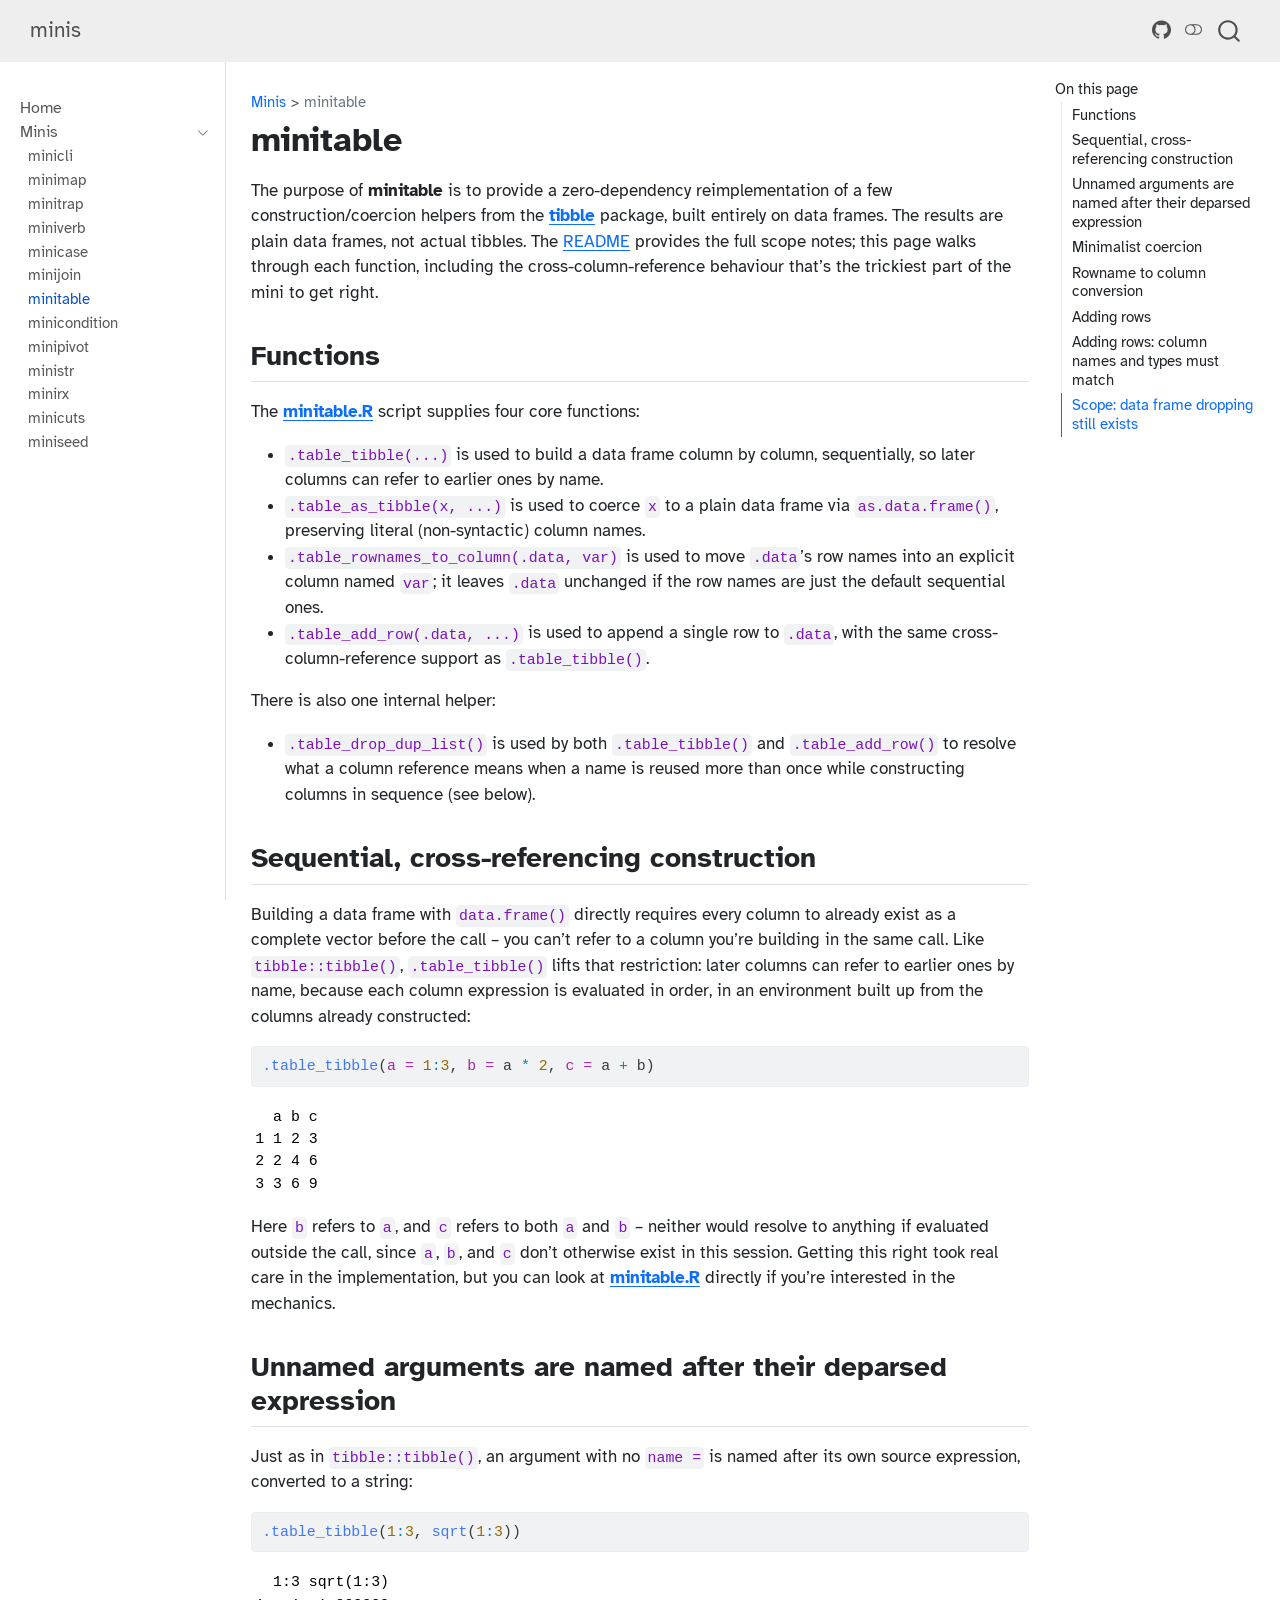
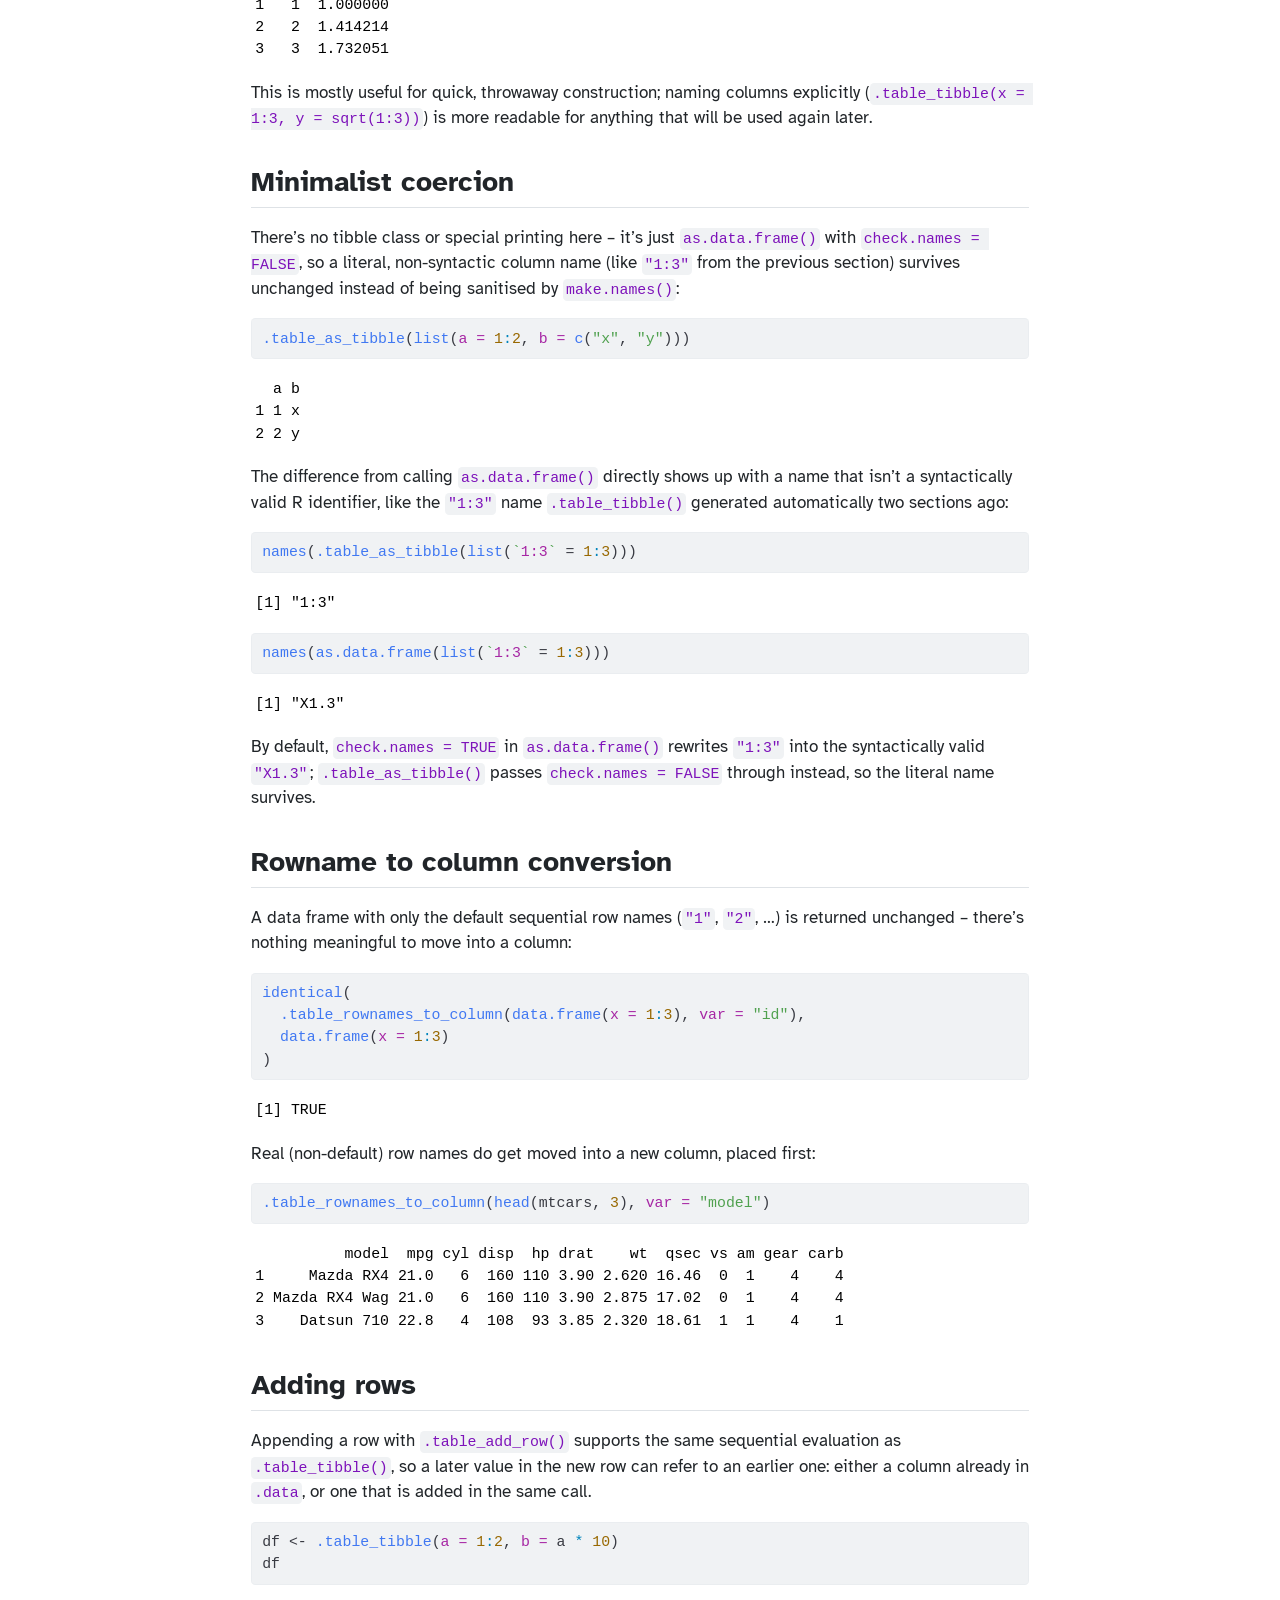
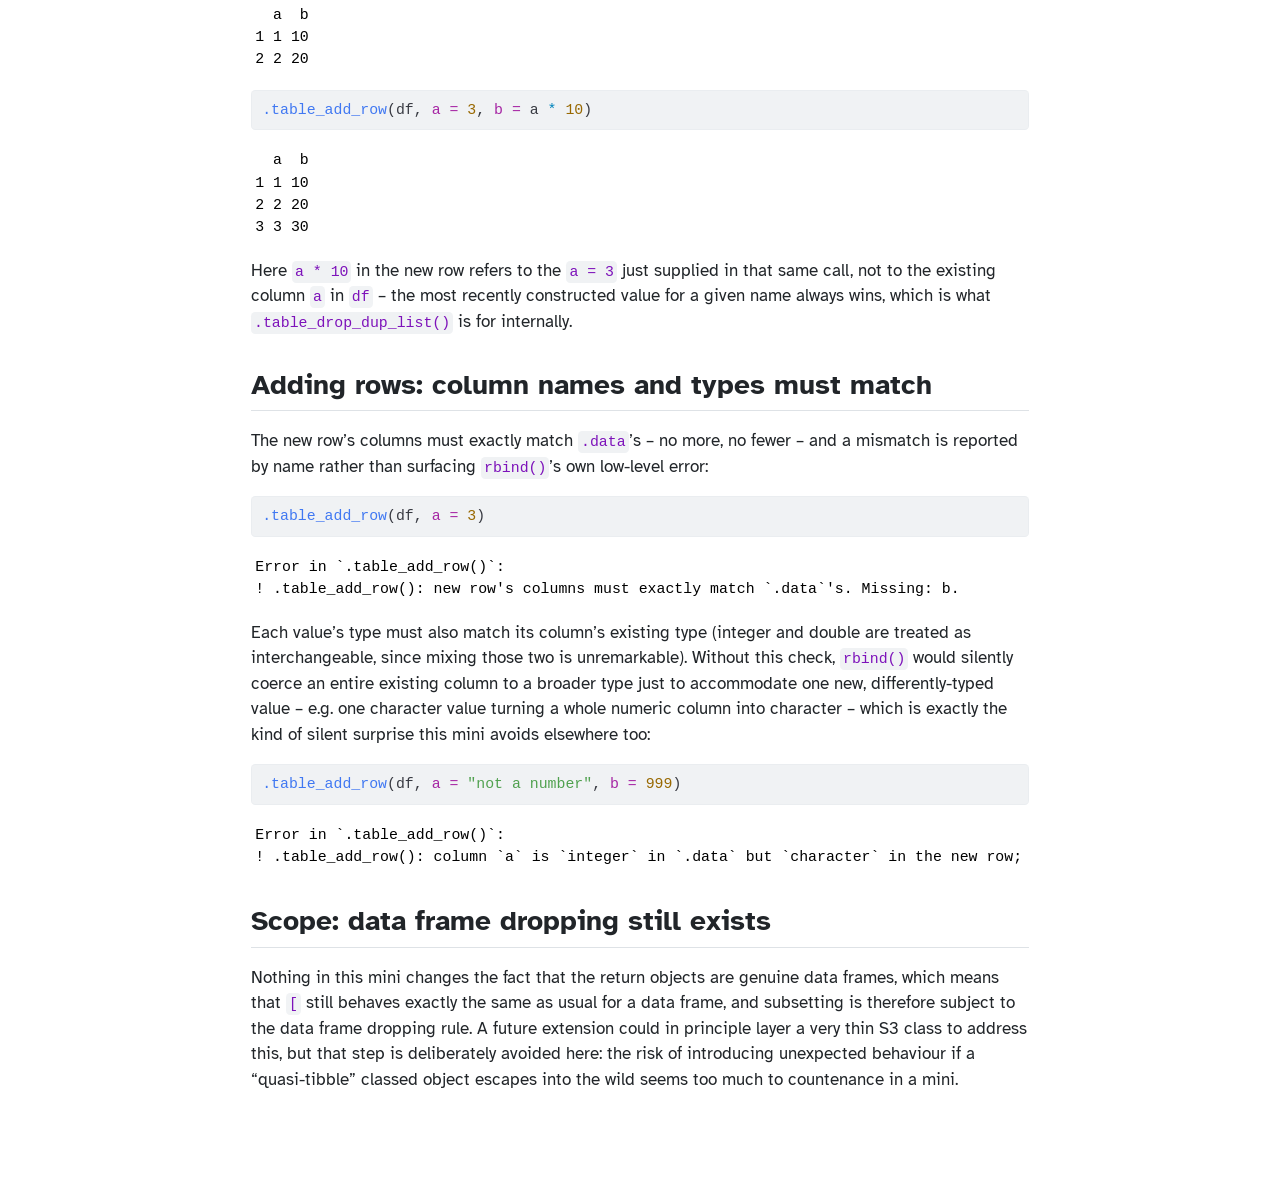
<file: minitable/index.html>
<!DOCTYPE html>
<html xmlns="http://www.w3.org/1999/xhtml" lang="en" xml:lang="en"><head>

<meta charset="utf-8">
<meta name="generator" content="quarto-1.10.18">

<meta name="viewport" content="width=device-width, initial-scale=1.0, user-scalable=yes">


<title>minitable – minis</title>
<style>
/* Default styles provided by pandoc.
** See https://pandoc.org/MANUAL.html#variables-for-html for config info.
*/
span.smallcaps{font-variant: small-caps;}
div.columns{display: flex; gap: 1.5em;}
div.column{flex: auto;}
@media screen {
div.columns{gap: min(4vw, 1.5em);}
div.column{overflow-x: auto;}
}
div.hanging-indent{margin-left: 1.5em; text-indent: -1.5em;}
ul.task-list{list-style: none;}
ul.task-list li input[type="checkbox"] {
  width: 0.8em;
  margin: 0 0.8em 0.2em -1em; /* quarto-specific, see https://github.com/quarto-dev/quarto-cli/issues/4556 */ 
  vertical-align: middle;
}
/* CSS for syntax highlighting */
html { -webkit-text-size-adjust: 100%; }
pre > code.sourceCode { white-space: pre; position: relative; }
pre > code.sourceCode > span { display: inline-block; line-height: 1.25; }
pre > code.sourceCode > span:empty { height: 1.2em; }
.sourceCode { overflow: visible; }
code.sourceCode > span { color: inherit; text-decoration: inherit; }
div.sourceCode { margin: 1em 0; }
pre.sourceCode { margin: 0; }
@media screen {
div.sourceCode { overflow: auto; }
}
@media print {
pre > code.sourceCode { white-space: pre-wrap; }
pre > code.sourceCode > span { text-indent: -5em; padding-left: 5em; }
}
pre.numberSource code
  { counter-reset: source-line 0; }
pre.numberSource code > span
  { position: relative; left: -4em; counter-increment: source-line; }
pre.numberSource code > span > a:first-child::before
  { content: counter(source-line);
    position: relative; left: -1em; text-align: right; vertical-align: baseline;
    border: none; display: inline-block;
    -webkit-touch-callout: none; -webkit-user-select: none;
    -khtml-user-select: none; -moz-user-select: none;
    -ms-user-select: none; user-select: none;
    padding: 0 4px; width: 4em;
  }
pre.numberSource { margin-left: 3em;  padding-left: 4px; }
div.sourceCode
  {   }
@media screen {
pre > code.sourceCode > span > a:first-child::before { text-decoration: underline; }
}
</style>


<script src="../site_libs/quarto-nav/quarto-nav.js"></script>
<script src="../site_libs/quarto-nav/headroom.min.js"></script>
<script src="../site_libs/clipboard/clipboard.min.js"></script>
<script src="../site_libs/quarto-search/autocomplete.umd.js"></script>
<script src="../site_libs/quarto-search/fuse.min.js"></script>
<script src="../site_libs/quarto-search/quarto-search.js"></script>
<meta name="quarto:offset" content="../">
<script src="../site_libs/quarto-html/quarto.js" type="module"></script>
<script src="../site_libs/quarto-html/tabsets/tabsets.js" type="module"></script>
<script src="../site_libs/quarto-html/popper.min.js"></script>
<script src="../site_libs/quarto-html/tippy.umd.min.js"></script>
<script src="../site_libs/quarto-html/anchor.min.js"></script>
<link href="../site_libs/quarto-html/tippy.css" rel="stylesheet">
<link href="../site_libs/quarto-html/quarto-syntax-highlighting-eec68b17241c1efd3eae2de50d816e3e.css" rel="stylesheet" class="quarto-color-scheme" id="quarto-text-highlighting-styles">
<link href="../site_libs/quarto-html/quarto-syntax-highlighting-dark-25dec783d6e1d11f8e0bba9e4fbb47f4.css" rel="stylesheet" class="quarto-color-scheme quarto-color-alternate" id="quarto-text-highlighting-styles">
<link href="../site_libs/quarto-html/quarto-syntax-highlighting-eec68b17241c1efd3eae2de50d816e3e.css" rel="stylesheet" class="quarto-color-scheme-extra" id="quarto-text-highlighting-styles">
<script src="../site_libs/bootstrap/bootstrap.min.js"></script>
<link href="../site_libs/bootstrap/bootstrap-icons.css" rel="stylesheet">
<link href="../site_libs/bootstrap/bootstrap-7e4e4291b2584127a858be176ebebf87.min.css" rel="stylesheet" append-hash="true" class="quarto-color-scheme" id="quarto-bootstrap" data-mode="light">
<link href="../site_libs/bootstrap/bootstrap-dark-2667db6709580a6cec7ce532cafc2aea.min.css" rel="stylesheet" append-hash="true" class="quarto-color-scheme quarto-color-alternate" id="quarto-bootstrap" data-mode="dark">
<link href="../site_libs/bootstrap/bootstrap-7e4e4291b2584127a858be176ebebf87.min.css" rel="stylesheet" append-hash="true" class="quarto-color-scheme-extra" id="quarto-bootstrap" data-mode="light">
<script id="quarto-search-options" type="application/json">{
  "location": "navbar",
  "copy-button": false,
  "collapse-after": 3,
  "panel-placement": "end",
  "type": "overlay",
  "limit": 50,
  "keyboard-shortcut": [
    "f",
    "/",
    "s"
  ],
  "show-item-context": false,
  "language": {
    "search-no-results-text": "No results",
    "search-matching-documents-text": "matching documents",
    "search-copy-link-title": "Copy link to search",
    "search-hide-matches-text": "Hide additional matches",
    "search-more-match-text": "more match in this document",
    "search-more-matches-text": "more matches in this document",
    "search-clear-button-title": "Clear",
    "search-text-placeholder": "",
    "search-detached-cancel-button-title": "Cancel",
    "search-submit-button-title": "Submit",
    "search-label": "Search"
  }
}</script>


</head>

<body class="nav-sidebar docked nav-fixed quarto-light"><script id="quarto-html-before-body" type="application/javascript">
    const toggleBodyColorMode = (bsSheetEl) => {
      const mode = bsSheetEl.getAttribute("data-mode");
      const bodyEl = window.document.querySelector("body");
      if (mode === "dark") {
        bodyEl.classList.add("quarto-dark");
        bodyEl.classList.remove("quarto-light");
      } else {
        bodyEl.classList.add("quarto-light");
        bodyEl.classList.remove("quarto-dark");
      }
    }
    const toggleBodyColorPrimary = () => {
      const bsSheetEl = window.document.querySelector("link#quarto-bootstrap:not([rel=disabled-stylesheet])");
      if (bsSheetEl) {
        toggleBodyColorMode(bsSheetEl);
      }
    }
    const setColorSchemeToggle = (alternate) => {
      const toggles = window.document.querySelectorAll('.quarto-color-scheme-toggle');
      for (let i=0; i < toggles.length; i++) {
        const toggle = toggles[i];
        if (toggle) {
          if (alternate) {
            toggle.classList.add("alternate");
          } else {
            toggle.classList.remove("alternate");
          }
        }
      }
    };
    const toggleColorMode = (alternate) => {
      // Switch the stylesheets
      const primaryStylesheets = window.document.querySelectorAll('link.quarto-color-scheme:not(.quarto-color-alternate)');
      const alternateStylesheets = window.document.querySelectorAll('link.quarto-color-scheme.quarto-color-alternate');
      manageTransitions('#quarto-margin-sidebar .nav-link', false);
      if (alternate) {
        // note: dark is layered on light, we don't disable primary!
        enableStylesheet(alternateStylesheets);
        for (const sheetNode of alternateStylesheets) {
          if (sheetNode.id === "quarto-bootstrap") {
            toggleBodyColorMode(sheetNode);
          }
        }
      } else {
        disableStylesheet(alternateStylesheets);
        enableStylesheet(primaryStylesheets)
        toggleBodyColorPrimary();
      }
      manageTransitions('#quarto-margin-sidebar .nav-link', true);
      // Switch the toggles
      setColorSchemeToggle(alternate)
      // Hack to workaround the fact that safari doesn't
      // properly recolor the scrollbar when toggling (#1455)
      if (navigator.userAgent.indexOf('Safari') > 0 && navigator.userAgent.indexOf('Chrome') == -1) {
        manageTransitions("body", false);
        window.scrollTo(0, 1);
        setTimeout(() => {
          window.scrollTo(0, 0);
          manageTransitions("body", true);
        }, 40);
      }
    }
    const disableStylesheet = (stylesheets) => {
      for (let i=0; i < stylesheets.length; i++) {
        const stylesheet = stylesheets[i];
        stylesheet.rel = 'disabled-stylesheet';
      }
    }
    const enableStylesheet = (stylesheets) => {
      for (let i=0; i < stylesheets.length; i++) {
        const stylesheet = stylesheets[i];
        if(stylesheet.rel !== 'stylesheet') { // for Chrome, which will still FOUC without this check
          stylesheet.rel = 'stylesheet';
        }
      }
    }
    const manageTransitions = (selector, allowTransitions) => {
      const els = window.document.querySelectorAll(selector);
      for (let i=0; i < els.length; i++) {
        const el = els[i];
        if (allowTransitions) {
          el.classList.remove('notransition');
        } else {
          el.classList.add('notransition');
        }
      }
    }
    const isFileUrl = () => {
      return window.location.protocol === 'file:';
    }
    const hasAlternateSentinel = () => {
      let styleSentinel = getColorSchemeSentinel();
      if (styleSentinel !== null) {
        return styleSentinel === "alternate";
      } else {
        return false;
      }
    }
    const setStyleSentinel = (alternate) => {
      const value = alternate ? "alternate" : "default";
      if (!isFileUrl()) {
        window.localStorage.setItem("quarto-color-scheme", value);
      } else {
        localAlternateSentinel = value;
      }
    }
    const getColorSchemeSentinel = () => {
      if (!isFileUrl()) {
        const storageValue = window.localStorage.getItem("quarto-color-scheme");
        return storageValue != null ? storageValue : localAlternateSentinel;
      } else {
        return localAlternateSentinel;
      }
    }
    const toggleGiscusIfUsed = (isAlternate, darkModeDefault) => {
      const baseTheme = document.querySelector('#giscus-base-theme')?.value ?? 'light';
      const alternateTheme = document.querySelector('#giscus-alt-theme')?.value ?? 'dark';
      let newTheme = '';
      if(authorPrefersDark) {
        newTheme = isAlternate ? baseTheme : alternateTheme;
      } else {
        newTheme = isAlternate ? alternateTheme : baseTheme;
      }
      const changeGiscusTheme = () => {
        // From: https://github.com/giscus/giscus/issues/336
        const sendMessage = (message) => {
          const iframe = document.querySelector('iframe.giscus-frame');
          if (!iframe) return;
          iframe.contentWindow.postMessage({ giscus: message }, 'https://giscus.app');
        }
        sendMessage({
          setConfig: {
            theme: newTheme
          }
        });
      }
      const isGiscussLoaded = window.document.querySelector('iframe.giscus-frame') !== null;
      if (isGiscussLoaded) {
        changeGiscusTheme();
      }
    };
    const authorPrefersDark = false;
    const queryPrefersDark = window.matchMedia('(prefers-color-scheme: dark)');
    const darkModeDefault = queryPrefersDark.matches;
      document.querySelector('link#quarto-text-highlighting-styles.quarto-color-scheme-extra').rel = 'disabled-stylesheet';
      document.querySelector('link#quarto-bootstrap.quarto-color-scheme-extra').rel = 'disabled-stylesheet';
    let localAlternateSentinel = darkModeDefault ? 'alternate' : 'default';
    // Dark / light mode switch
    window.quartoToggleColorScheme = () => {
      // Read the current dark / light value
      let toAlternate = !hasAlternateSentinel();
      toggleColorMode(toAlternate);
      setStyleSentinel(toAlternate);
      toggleGiscusIfUsed(toAlternate, darkModeDefault);
      window.dispatchEvent(new Event('resize'));
    };
    queryPrefersDark.addEventListener("change", e => {
      if(window.localStorage.getItem("quarto-color-scheme") !== null)
        return;
      const alternate = e.matches
      toggleColorMode(alternate);
      localAlternateSentinel = e.matches ? 'alternate' : 'default'; // this is used alongside local storage!
      toggleGiscusIfUsed(alternate, darkModeDefault);
    });
    // Switch to dark mode if need be
    if (hasAlternateSentinel()) {
      toggleColorMode(true);
    } else {
      toggleColorMode(false);
    }
  </script>

<div id="quarto-search-results"></div>
  <header id="quarto-header" class="headroom fixed-top">
    <nav class="navbar navbar-expand-lg " data-bs-theme="dark">
      <div class="navbar-container container-fluid">
      <div class="navbar-brand-container mx-auto">
    <a class="navbar-brand" href="../index.html">
    <span class="navbar-title">minis</span>
    </a>
  </div>
            <div id="quarto-search" class="" title="Search"></div>
          <button class="navbar-toggler" type="button" data-bs-toggle="collapse" data-bs-target="#navbarCollapse" aria-controls="navbarCollapse" role="menu" aria-expanded="false" aria-label="Toggle navigation" onclick="if (window.quartoToggleHeadroom) { window.quartoToggleHeadroom(); }">
  <span class="navbar-toggler-icon"></span>
</button>
          <div class="collapse navbar-collapse" id="navbarCollapse">
            <ul class="navbar-nav navbar-nav-scroll ms-auto">
  <li class="nav-item compact">
    <a class="nav-link" href="https://github.com/djnavarro/minis"> <i class="bi bi-github" role="img">
</i> 
<span class="menu-text"></span></a>
  </li>  
</ul>
          </div> <!-- /navcollapse -->
            <div class="quarto-navbar-tools">
  <a href="" class="quarto-color-scheme-toggle quarto-navigation-tool  px-1" onclick="window.quartoToggleColorScheme(); return false;" title="Toggle dark mode"><i class="bi"></i></a>
</div>
      </div> <!-- /container-fluid -->
    </nav>
  <nav class="quarto-secondary-nav">
    <div class="container-fluid d-flex">
      <button type="button" class="quarto-btn-toggle btn" data-bs-toggle="collapse" role="button" data-bs-target=".quarto-sidebar-collapse-item" aria-controls="quarto-sidebar" aria-expanded="false" aria-label="Toggle sidebar navigation" onclick="if (window.quartoToggleHeadroom) { window.quartoToggleHeadroom(); }">
        <i class="bi bi-layout-text-sidebar-reverse"></i>
      </button>
        <nav class="quarto-page-breadcrumbs" aria-label="breadcrumb"><ol class="breadcrumb"><li class="breadcrumb-item"><a href="../minicli/index.html">Minis</a></li><li class="breadcrumb-item"><a href="../minitable/index.html">minitable</a></li></ol></nav>
        <a class="flex-grow-1" role="navigation" data-bs-toggle="collapse" data-bs-target=".quarto-sidebar-collapse-item" aria-controls="quarto-sidebar" aria-expanded="false" aria-label="Toggle sidebar navigation" onclick="if (window.quartoToggleHeadroom) { window.quartoToggleHeadroom(); }">      
        </a>
    </div>
  </nav>
</header>
<!-- content -->
<div id="quarto-content" class="quarto-container page-columns page-rows-contents page-layout-article page-navbar">
<!-- sidebar -->
  <nav id="quarto-sidebar" class="sidebar collapse collapse-horizontal quarto-sidebar-collapse-item sidebar-navigation docked overflow-auto">
    <div class="sidebar-menu-container"> 
    <ul class="list-unstyled mt-1">
        <li class="sidebar-item">
  <div class="sidebar-item-container"> 
  <a href="../index.html" class="sidebar-item-text sidebar-link">
 <span class="menu-text">Home</span></a>
  </div>
</li>
        <li class="sidebar-item sidebar-item-section">
      <div class="sidebar-item-container"> 
            <a class="sidebar-item-text sidebar-link text-start" data-bs-toggle="collapse" data-bs-target="#quarto-sidebar-section-1" role="navigation" aria-expanded="true">
 <span class="menu-text">Minis</span></a>
          <a class="sidebar-item-toggle text-start" data-bs-toggle="collapse" data-bs-target="#quarto-sidebar-section-1" role="navigation" aria-expanded="true" aria-label="Toggle section">
            <i class="bi bi-chevron-right ms-2"></i>
          </a> 
      </div>
      <ul id="quarto-sidebar-section-1" class="collapse list-unstyled sidebar-section depth1 show">  
          <li class="sidebar-item">
  <div class="sidebar-item-container"> 
  <a href="../minicli/index.html" class="sidebar-item-text sidebar-link">
 <span class="menu-text">minicli</span></a>
  </div>
</li>
          <li class="sidebar-item">
  <div class="sidebar-item-container"> 
  <a href="../minimap/index.html" class="sidebar-item-text sidebar-link">
 <span class="menu-text">minimap</span></a>
  </div>
</li>
          <li class="sidebar-item">
  <div class="sidebar-item-container"> 
  <a href="../minitrap/index.html" class="sidebar-item-text sidebar-link">
 <span class="menu-text">minitrap</span></a>
  </div>
</li>
          <li class="sidebar-item">
  <div class="sidebar-item-container"> 
  <a href="../miniverb/index.html" class="sidebar-item-text sidebar-link">
 <span class="menu-text">miniverb</span></a>
  </div>
</li>
          <li class="sidebar-item">
  <div class="sidebar-item-container"> 
  <a href="../minicase/index.html" class="sidebar-item-text sidebar-link">
 <span class="menu-text">minicase</span></a>
  </div>
</li>
          <li class="sidebar-item">
  <div class="sidebar-item-container"> 
  <a href="../minijoin/index.html" class="sidebar-item-text sidebar-link">
 <span class="menu-text">minijoin</span></a>
  </div>
</li>
          <li class="sidebar-item">
  <div class="sidebar-item-container"> 
  <a href="../minitable/index.html" class="sidebar-item-text sidebar-link active">
 <span class="menu-text">minitable</span></a>
  </div>
</li>
          <li class="sidebar-item">
  <div class="sidebar-item-container"> 
  <a href="../minicondition/index.html" class="sidebar-item-text sidebar-link">
 <span class="menu-text">minicondition</span></a>
  </div>
</li>
          <li class="sidebar-item">
  <div class="sidebar-item-container"> 
  <a href="../minipivot/index.html" class="sidebar-item-text sidebar-link">
 <span class="menu-text">minipivot</span></a>
  </div>
</li>
          <li class="sidebar-item">
  <div class="sidebar-item-container"> 
  <a href="../ministr/index.html" class="sidebar-item-text sidebar-link">
 <span class="menu-text">ministr</span></a>
  </div>
</li>
          <li class="sidebar-item">
  <div class="sidebar-item-container"> 
  <a href="../minirx/index.html" class="sidebar-item-text sidebar-link">
 <span class="menu-text">minirx</span></a>
  </div>
</li>
          <li class="sidebar-item">
  <div class="sidebar-item-container"> 
  <a href="../minicuts/index.html" class="sidebar-item-text sidebar-link">
 <span class="menu-text">minicuts</span></a>
  </div>
</li>
          <li class="sidebar-item">
  <div class="sidebar-item-container"> 
  <a href="../miniseed/index.html" class="sidebar-item-text sidebar-link">
 <span class="menu-text">miniseed</span></a>
  </div>
</li>
      </ul>
  </li>
    </ul>
    </div>
</nav>
<div id="quarto-sidebar-glass" class="quarto-sidebar-collapse-item" data-bs-toggle="collapse" data-bs-target=".quarto-sidebar-collapse-item"></div>
<!-- margin-sidebar -->
    <div id="quarto-margin-sidebar" class="sidebar margin-sidebar">
        <nav id="TOC" role="doc-toc" class="toc-active">
    <h2 id="toc-title">On this page</h2>
   
  <ul>
  <li><a href="#functions" id="toc-functions" class="nav-link active" data-scroll-target="#functions">Functions</a></li>
  <li><a href="#sequential-cross-referencing-construction" id="toc-sequential-cross-referencing-construction" class="nav-link" data-scroll-target="#sequential-cross-referencing-construction">Sequential, cross-referencing construction</a></li>
  <li><a href="#unnamed-arguments-are-named-after-their-deparsed-expression" id="toc-unnamed-arguments-are-named-after-their-deparsed-expression" class="nav-link" data-scroll-target="#unnamed-arguments-are-named-after-their-deparsed-expression">Unnamed arguments are named after their deparsed expression</a></li>
  <li><a href="#minimalist-coercion" id="toc-minimalist-coercion" class="nav-link" data-scroll-target="#minimalist-coercion">Minimalist coercion</a></li>
  <li><a href="#rowname-to-column-conversion" id="toc-rowname-to-column-conversion" class="nav-link" data-scroll-target="#rowname-to-column-conversion">Rowname to column conversion</a></li>
  <li><a href="#adding-rows" id="toc-adding-rows" class="nav-link" data-scroll-target="#adding-rows">Adding rows</a></li>
  <li><a href="#adding-rows-column-names-and-types-must-match" id="toc-adding-rows-column-names-and-types-must-match" class="nav-link" data-scroll-target="#adding-rows-column-names-and-types-must-match">Adding rows: column names and types must match</a></li>
  <li><a href="#scope-data-frame-dropping-still-exists" id="toc-scope-data-frame-dropping-still-exists" class="nav-link" data-scroll-target="#scope-data-frame-dropping-still-exists">Scope: data frame dropping still exists</a></li>
  </ul>
</nav>
    </div>
<!-- main -->
<main class="content" id="quarto-document-content">


<header id="title-block-header" class="quarto-title-block default"><nav class="quarto-page-breadcrumbs quarto-title-breadcrumbs d-none d-lg-block" aria-label="breadcrumb"><ol class="breadcrumb"><li class="breadcrumb-item"><a href="../minicli/index.html">Minis</a></li><li class="breadcrumb-item"><a href="../minitable/index.html">minitable</a></li></ol></nav>
<div class="quarto-title">
<h1 class="title">minitable</h1>
</div>



<div class="quarto-title-meta">

    
  
    
  </div>
  


</header>


<p>The purpose of <strong>minitable</strong> is to provide a zero-dependency reimplementation of a few construction/coercion helpers from the <a href="https://tibble.tidyverse.org/"><strong>tibble</strong></a> package, built entirely on data frames. The results are plain data frames, not actual tibbles. The <a href="https://github.com/djnavarro/minis/tree/main/minitable">README</a> provides the full scope notes; this page walks through each function, including the cross-column-reference behaviour that’s the trickiest part of the mini to get right.</p>
<section id="functions" class="level2">
<h2 class="anchored" data-anchor-id="functions">Functions</h2>
<p>The <a href="https://github.com/djnavarro/minis/blob/main/minitable/minitable.R"><strong>minitable.R</strong></a> script supplies four core functions:</p>
<ul>
<li><code>.table_tibble(...)</code> is used to build a data frame column by column, sequentially, so later columns can refer to earlier ones by name.</li>
<li><code>.table_as_tibble(x, ...)</code> is used to coerce <code>x</code> to a plain data frame via <code>as.data.frame()</code>, preserving literal (non-syntactic) column names.</li>
<li><code>.table_rownames_to_column(.data, var)</code> is used to move <code>.data</code>’s row names into an explicit column named <code>var</code>; it leaves <code>.data</code> unchanged if the row names are just the default sequential ones.</li>
<li><code>.table_add_row(.data, ...)</code> is used to append a single row to <code>.data</code>, with the same cross-column-reference support as <code>.table_tibble()</code>.</li>
</ul>
<p>There is also one internal helper:</p>
<ul>
<li><code>.table_drop_dup_list()</code> is used by both <code>.table_tibble()</code> and <code>.table_add_row()</code> to resolve what a column reference means when a name is reused more than once while constructing columns in sequence (see below).</li>
</ul>
</section>
<section id="sequential-cross-referencing-construction" class="level2">
<h2 class="anchored" data-anchor-id="sequential-cross-referencing-construction">Sequential, cross-referencing construction</h2>
<p>Building a data frame with <code>data.frame()</code> directly requires every column to already exist as a complete vector before the call – you can’t refer to a column you’re building in the same call. Like <code>tibble::tibble()</code>, <code>.table_tibble()</code> lifts that restriction: later columns can refer to earlier ones by name, because each column expression is evaluated in order, in an environment built up from the columns already constructed:</p>
<div class="cell">
<div class="code-copy-outer-scaffold"><div class="sourceCode cell-code" id="cb1"><pre class="sourceCode r code-with-copy"><code class="sourceCode r"><span id="cb1-1"><a href="#cb1-1" aria-hidden="true" tabindex="-1"></a><span class="fu">.table_tibble</span>(<span class="at">a =</span> <span class="dv">1</span><span class="sc">:</span><span class="dv">3</span>, <span class="at">b =</span> a <span class="sc">*</span> <span class="dv">2</span>, <span class="at">c =</span> a <span class="sc">+</span> b)</span></code></pre></div><button title="Copy to Clipboard" class="code-copy-button"><i class="bi"></i></button></div>
<div class="cell-output cell-output-stdout">
<pre><code>  a b c
1 1 2 3
2 2 4 6
3 3 6 9</code></pre>
</div>
</div>
<p>Here <code>b</code> refers to <code>a</code>, and <code>c</code> refers to both <code>a</code> and <code>b</code> – neither would resolve to anything if evaluated outside the call, since <code>a</code>, <code>b</code>, and <code>c</code> don’t otherwise exist in this session. Getting this right took real care in the implementation, but you can look at <a href="https://github.com/djnavarro/minis/blob/main/minitable/minitable.R"><strong>minitable.R</strong></a> directly if you’re interested in the mechanics.</p>
</section>
<section id="unnamed-arguments-are-named-after-their-deparsed-expression" class="level2">
<h2 class="anchored" data-anchor-id="unnamed-arguments-are-named-after-their-deparsed-expression">Unnamed arguments are named after their deparsed expression</h2>
<p>Just as in <code>tibble::tibble()</code>, an argument with no <code>name =</code> is named after its own source expression, converted to a string:</p>
<div class="cell">
<div class="code-copy-outer-scaffold"><div class="sourceCode cell-code" id="cb3"><pre class="sourceCode r code-with-copy"><code class="sourceCode r"><span id="cb3-1"><a href="#cb3-1" aria-hidden="true" tabindex="-1"></a><span class="fu">.table_tibble</span>(<span class="dv">1</span><span class="sc">:</span><span class="dv">3</span>, <span class="fu">sqrt</span>(<span class="dv">1</span><span class="sc">:</span><span class="dv">3</span>))</span></code></pre></div><button title="Copy to Clipboard" class="code-copy-button"><i class="bi"></i></button></div>
<div class="cell-output cell-output-stdout">
<pre><code>  1:3 sqrt(1:3)
1   1  1.000000
2   2  1.414214
3   3  1.732051</code></pre>
</div>
</div>
<p>This is mostly useful for quick, throwaway construction; naming columns explicitly (<code>.table_tibble(x = 1:3, y = sqrt(1:3))</code>) is more readable for anything that will be used again later.</p>
</section>
<section id="minimalist-coercion" class="level2">
<h2 class="anchored" data-anchor-id="minimalist-coercion">Minimalist coercion</h2>
<p>There’s no tibble class or special printing here – it’s just <code>as.data.frame()</code> with <code>check.names = FALSE</code>, so a literal, non-syntactic column name (like <code>"1:3"</code> from the previous section) survives unchanged instead of being sanitised by <code>make.names()</code>:</p>
<div class="cell">
<div class="code-copy-outer-scaffold"><div class="sourceCode cell-code" id="cb5"><pre class="sourceCode r code-with-copy"><code class="sourceCode r"><span id="cb5-1"><a href="#cb5-1" aria-hidden="true" tabindex="-1"></a><span class="fu">.table_as_tibble</span>(<span class="fu">list</span>(<span class="at">a =</span> <span class="dv">1</span><span class="sc">:</span><span class="dv">2</span>, <span class="at">b =</span> <span class="fu">c</span>(<span class="st">"x"</span>, <span class="st">"y"</span>)))</span></code></pre></div><button title="Copy to Clipboard" class="code-copy-button"><i class="bi"></i></button></div>
<div class="cell-output cell-output-stdout">
<pre><code>  a b
1 1 x
2 2 y</code></pre>
</div>
</div>
<p>The difference from calling <code>as.data.frame()</code> directly shows up with a name that isn’t a syntactically valid R identifier, like the <code>"1:3"</code> name <code>.table_tibble()</code> generated automatically two sections ago:</p>
<div class="cell">
<div class="code-copy-outer-scaffold"><div class="sourceCode cell-code" id="cb7"><pre class="sourceCode r code-with-copy"><code class="sourceCode r"><span id="cb7-1"><a href="#cb7-1" aria-hidden="true" tabindex="-1"></a><span class="fu">names</span>(<span class="fu">.table_as_tibble</span>(<span class="fu">list</span>(<span class="st">`</span><span class="at">1:3</span><span class="st">`</span> <span class="ot">=</span> <span class="dv">1</span><span class="sc">:</span><span class="dv">3</span>)))</span></code></pre></div><button title="Copy to Clipboard" class="code-copy-button"><i class="bi"></i></button></div>
<div class="cell-output cell-output-stdout">
<pre><code>[1] "1:3"</code></pre>
</div>
<div class="code-copy-outer-scaffold"><div class="sourceCode cell-code" id="cb9"><pre class="sourceCode r code-with-copy"><code class="sourceCode r"><span id="cb9-1"><a href="#cb9-1" aria-hidden="true" tabindex="-1"></a><span class="fu">names</span>(<span class="fu">as.data.frame</span>(<span class="fu">list</span>(<span class="st">`</span><span class="at">1:3</span><span class="st">`</span> <span class="ot">=</span> <span class="dv">1</span><span class="sc">:</span><span class="dv">3</span>)))</span></code></pre></div><button title="Copy to Clipboard" class="code-copy-button"><i class="bi"></i></button></div>
<div class="cell-output cell-output-stdout">
<pre><code>[1] "X1.3"</code></pre>
</div>
</div>
<p>By default, <code>check.names = TRUE</code> in <code>as.data.frame()</code> rewrites <code>"1:3"</code> into the syntactically valid <code>"X1.3"</code>; <code>.table_as_tibble()</code> passes <code>check.names = FALSE</code> through instead, so the literal name survives.</p>
</section>
<section id="rowname-to-column-conversion" class="level2">
<h2 class="anchored" data-anchor-id="rowname-to-column-conversion">Rowname to column conversion</h2>
<p>A data frame with only the default sequential row names (<code>"1"</code>, <code>"2"</code>, …) is returned unchanged – there’s nothing meaningful to move into a column:</p>
<div class="cell">
<div class="code-copy-outer-scaffold"><div class="sourceCode cell-code" id="cb11"><pre class="sourceCode r code-with-copy"><code class="sourceCode r"><span id="cb11-1"><a href="#cb11-1" aria-hidden="true" tabindex="-1"></a><span class="fu">identical</span>(</span>
<span id="cb11-2"><a href="#cb11-2" aria-hidden="true" tabindex="-1"></a>  <span class="fu">.table_rownames_to_column</span>(<span class="fu">data.frame</span>(<span class="at">x =</span> <span class="dv">1</span><span class="sc">:</span><span class="dv">3</span>), <span class="at">var =</span> <span class="st">"id"</span>),</span>
<span id="cb11-3"><a href="#cb11-3" aria-hidden="true" tabindex="-1"></a>  <span class="fu">data.frame</span>(<span class="at">x =</span> <span class="dv">1</span><span class="sc">:</span><span class="dv">3</span>)</span>
<span id="cb11-4"><a href="#cb11-4" aria-hidden="true" tabindex="-1"></a>)</span></code></pre></div><button title="Copy to Clipboard" class="code-copy-button"><i class="bi"></i></button></div>
<div class="cell-output cell-output-stdout">
<pre><code>[1] TRUE</code></pre>
</div>
</div>
<p>Real (non-default) row names do get moved into a new column, placed first:</p>
<div class="cell">
<div class="code-copy-outer-scaffold"><div class="sourceCode cell-code" id="cb13"><pre class="sourceCode r code-with-copy"><code class="sourceCode r"><span id="cb13-1"><a href="#cb13-1" aria-hidden="true" tabindex="-1"></a><span class="fu">.table_rownames_to_column</span>(<span class="fu">head</span>(mtcars, <span class="dv">3</span>), <span class="at">var =</span> <span class="st">"model"</span>)</span></code></pre></div><button title="Copy to Clipboard" class="code-copy-button"><i class="bi"></i></button></div>
<div class="cell-output cell-output-stdout">
<pre><code>          model  mpg cyl disp  hp drat    wt  qsec vs am gear carb
1     Mazda RX4 21.0   6  160 110 3.90 2.620 16.46  0  1    4    4
2 Mazda RX4 Wag 21.0   6  160 110 3.90 2.875 17.02  0  1    4    4
3    Datsun 710 22.8   4  108  93 3.85 2.320 18.61  1  1    4    1</code></pre>
</div>
</div>
</section>
<section id="adding-rows" class="level2">
<h2 class="anchored" data-anchor-id="adding-rows">Adding rows</h2>
<p>Appending a row with <code>.table_add_row()</code> supports the same sequential evaluation as <code>.table_tibble()</code>, so a later value in the new row can refer to an earlier one: either a column already in <code>.data</code>, or one that is added in the same call.</p>
<div class="cell">
<div class="code-copy-outer-scaffold"><div class="sourceCode cell-code" id="cb15"><pre class="sourceCode r code-with-copy"><code class="sourceCode r"><span id="cb15-1"><a href="#cb15-1" aria-hidden="true" tabindex="-1"></a>df <span class="ot">&lt;-</span> <span class="fu">.table_tibble</span>(<span class="at">a =</span> <span class="dv">1</span><span class="sc">:</span><span class="dv">2</span>, <span class="at">b =</span> a <span class="sc">*</span> <span class="dv">10</span>)</span>
<span id="cb15-2"><a href="#cb15-2" aria-hidden="true" tabindex="-1"></a>df</span></code></pre></div><button title="Copy to Clipboard" class="code-copy-button"><i class="bi"></i></button></div>
<div class="cell-output cell-output-stdout">
<pre><code>  a  b
1 1 10
2 2 20</code></pre>
</div>
<div class="code-copy-outer-scaffold"><div class="sourceCode cell-code" id="cb17"><pre class="sourceCode r code-with-copy"><code class="sourceCode r"><span id="cb17-1"><a href="#cb17-1" aria-hidden="true" tabindex="-1"></a><span class="fu">.table_add_row</span>(df, <span class="at">a =</span> <span class="dv">3</span>, <span class="at">b =</span> a <span class="sc">*</span> <span class="dv">10</span>)</span></code></pre></div><button title="Copy to Clipboard" class="code-copy-button"><i class="bi"></i></button></div>
<div class="cell-output cell-output-stdout">
<pre><code>  a  b
1 1 10
2 2 20
3 3 30</code></pre>
</div>
</div>
<p>Here <code>a * 10</code> in the new row refers to the <code>a = 3</code> just supplied in that same call, not to the existing column <code>a</code> in <code>df</code> – the most recently constructed value for a given name always wins, which is what <code>.table_drop_dup_list()</code> is for internally.</p>
</section>
<section id="adding-rows-column-names-and-types-must-match" class="level2">
<h2 class="anchored" data-anchor-id="adding-rows-column-names-and-types-must-match">Adding rows: column names and types must match</h2>
<p>The new row’s columns must exactly match <code>.data</code>’s – no more, no fewer – and a mismatch is reported by name rather than surfacing <code>rbind()</code>’s own low-level error:</p>
<div class="cell">
<div class="code-copy-outer-scaffold"><div class="sourceCode cell-code" id="cb19"><pre class="sourceCode r code-with-copy"><code class="sourceCode r"><span id="cb19-1"><a href="#cb19-1" aria-hidden="true" tabindex="-1"></a><span class="fu">.table_add_row</span>(df, <span class="at">a =</span> <span class="dv">3</span>)</span></code></pre></div><button title="Copy to Clipboard" class="code-copy-button"><i class="bi"></i></button></div>
<div class="cell-output cell-output-error">
<pre><code>Error in `.table_add_row()`:
! .table_add_row(): new row's columns must exactly match `.data`'s. Missing: b. </code></pre>
</div>
</div>
<p>Each value’s type must also match its column’s existing type (integer and double are treated as interchangeable, since mixing those two is unremarkable). Without this check, <code>rbind()</code> would silently coerce an entire existing column to a broader type just to accommodate one new, differently-typed value – e.g.&nbsp;one character value turning a whole numeric column into character – which is exactly the kind of silent surprise this mini avoids elsewhere too:</p>
<div class="cell">
<div class="code-copy-outer-scaffold"><div class="sourceCode cell-code" id="cb21"><pre class="sourceCode r code-with-copy"><code class="sourceCode r"><span id="cb21-1"><a href="#cb21-1" aria-hidden="true" tabindex="-1"></a><span class="fu">.table_add_row</span>(df, <span class="at">a =</span> <span class="st">"not a number"</span>, <span class="at">b =</span> <span class="dv">999</span>)</span></code></pre></div><button title="Copy to Clipboard" class="code-copy-button"><i class="bi"></i></button></div>
<div class="cell-output cell-output-error">
<pre><code>Error in `.table_add_row()`:
! .table_add_row(): column `a` is `integer` in `.data` but `character` in the new row; rbind() would silently coerce the whole column to accommodate it. Convert the new value to `integer` first if this is intentional.</code></pre>
</div>
</div>
</section>
<section id="scope-data-frame-dropping-still-exists" class="level2">
<h2 class="anchored" data-anchor-id="scope-data-frame-dropping-still-exists">Scope: data frame dropping still exists</h2>
<p>Nothing in this mini changes the fact that the return objects are genuine data frames, which means that <code>[</code> still behaves exactly the same as usual for a data frame, and subsetting is therefore subject to the data frame dropping rule. A future extension could in principle layer a very thin S3 class to address this, but that step is deliberately avoided here: the risk of introducing unexpected behaviour if a “quasi-tibble” classed object escapes into the wild seems too much to countenance in a mini.</p>


</section>

</main> <!-- /main -->
<script id="quarto-html-after-body" type="application/javascript">
  window.document.addEventListener("DOMContentLoaded", function (event) {
    // Ensure there is a toggle, if there isn't float one in the top right
    if (window.document.querySelector('.quarto-color-scheme-toggle') === null) {
      const a = window.document.createElement('a');
      a.classList.add('top-right');
      a.classList.add('quarto-color-scheme-toggle');
      a.href = "";
      a.onclick = function() { try { window.quartoToggleColorScheme(); } catch {} return false; };
      const i = window.document.createElement("i");
      i.classList.add('bi');
      a.appendChild(i);
      window.document.body.appendChild(a);
    }
    setColorSchemeToggle(hasAlternateSentinel())
    const icon = "";
    const anchorJS = new window.AnchorJS();
    anchorJS.options = {
      placement: 'right',
      icon: icon
    };
    anchorJS.add('.anchored');
    const isCodeAnnotation = (el) => {
      for (const clz of el.classList) {
        if (clz.startsWith('code-annotation-')) {                     
          return true;
        }
      }
      return false;
    }
    const onCopySuccess = function(e) {
      // button target
      const button = e.trigger;
      // don't keep focus
      button.blur();
      // flash "checked"
      button.classList.add('code-copy-button-checked');
      var currentTitle = button.getAttribute("title");
      button.setAttribute("title", "Copied!");
      let tooltip;
      if (window.bootstrap) {
        button.setAttribute("data-bs-toggle", "tooltip");
        button.setAttribute("data-bs-placement", "left");
        button.setAttribute("data-bs-title", "Copied!");
        tooltip = new bootstrap.Tooltip(button, 
          { trigger: "manual", 
            customClass: "code-copy-button-tooltip",
            offset: [0, -8]});
        tooltip.show();    
      }
      setTimeout(function() {
        if (tooltip) {
          tooltip.hide();
          button.removeAttribute("data-bs-title");
          button.removeAttribute("data-bs-toggle");
          button.removeAttribute("data-bs-placement");
        }
        button.setAttribute("title", currentTitle);
        button.classList.remove('code-copy-button-checked');
      }, 1000);
      // clear code selection
      e.clearSelection();
    }
    const getTextToCopy = function(trigger) {
      const outerScaffold = trigger.parentElement.cloneNode(true);
      const codeEl = outerScaffold.querySelector('code');
      for (const childEl of codeEl.children) {
        if (isCodeAnnotation(childEl)) {
          childEl.remove();
        }
      }
      return codeEl.innerText;
    }
    const clipboard = new window.ClipboardJS('.code-copy-button:not([data-in-quarto-modal])', {
      text: getTextToCopy
    });
    clipboard.on('success', onCopySuccess);
    if (window.document.getElementById('quarto-embedded-source-code-modal')) {
      const clipboardModal = new window.ClipboardJS('.code-copy-button[data-in-quarto-modal]', {
        text: getTextToCopy,
        container: window.document.getElementById('quarto-embedded-source-code-modal')
      });
      clipboardModal.on('success', onCopySuccess);
    }
      var localhostRegex = new RegExp(/^(?:http|https):\/\/localhost\:?[0-9]*\//);
      var mailtoRegex = new RegExp(/^mailto:/);
        var filterRegex = new RegExp('/' + window.location.host + '/');
      var isInternal = (href) => {
          return filterRegex.test(href) || localhostRegex.test(href) || mailtoRegex.test(href);
      }
      // Inspect non-navigation links and adorn them if external
     var links = window.document.querySelectorAll('a[href]:not(.nav-link):not(.navbar-brand):not(.toc-action):not(.sidebar-link):not(.sidebar-item-toggle):not(.pagination-link):not(.no-external):not([aria-hidden]):not(.dropdown-item):not(.quarto-navigation-tool):not(.about-link)');
      for (var i=0; i<links.length; i++) {
        const link = links[i];
        if (!isInternal(link.href)) {
          // undo the damage that might have been done by quarto-nav.js in the case of
          // links that we want to consider external
          if (link.dataset.originalHref !== undefined) {
            link.href = link.dataset.originalHref;
          }
        }
      }
    function tippyHover(el, contentFn, onTriggerFn, onUntriggerFn) {
      const config = {
        allowHTML: true,
        maxWidth: 500,
        delay: 100,
        arrow: false,
        appendTo: function(el) {
            return el.parentElement;
        },
        interactive: true,
        interactiveBorder: 10,
        theme: 'quarto',
        placement: 'bottom-start',
      };
      if (contentFn) {
        config.content = contentFn;
      }
      if (onTriggerFn) {
        config.onTrigger = onTriggerFn;
      }
      if (onUntriggerFn) {
        config.onUntrigger = onUntriggerFn;
      }
      window.tippy(el, config); 
    }
    const noterefs = window.document.querySelectorAll('a[role="doc-noteref"]');
    for (var i=0; i<noterefs.length; i++) {
      const ref = noterefs[i];
      tippyHover(ref, function() {
        // use id or data attribute instead here
        let href = ref.getAttribute('data-footnote-href') || ref.getAttribute('href');
        try { href = new URL(href).hash; } catch {}
        const id = href.replace(/^#\/?/, "");
        const note = window.document.getElementById(id);
        if (note) {
          return note.innerHTML;
        } else {
          return "";
        }
      });
    }
    const xrefs = window.document.querySelectorAll('a.quarto-xref');
    const processXRef = (id, note) => {
      // Strip column container classes
      const stripColumnClz = (el) => {
        el.classList.remove("page-full", "page-columns");
        if (el.children) {
          for (const child of el.children) {
            stripColumnClz(child);
          }
        }
      }
      stripColumnClz(note)
      if (id === null || id.startsWith('sec-')) {
        // Special case sections, only their first couple elements
        const container = document.createElement("div");
        if (note.children && note.children.length > 2) {
          container.appendChild(note.children[0].cloneNode(true));
          for (let i = 1; i < note.children.length; i++) {
            const child = note.children[i];
            if (child.tagName === "P" && child.innerText === "") {
              continue;
            } else {
              container.appendChild(child.cloneNode(true));
              break;
            }
          }
          if (window.Quarto?.typesetMath) {
            window.Quarto.typesetMath(container);
          }
          return container.innerHTML
        } else {
          if (window.Quarto?.typesetMath) {
            window.Quarto.typesetMath(note);
          }
          return note.innerHTML;
        }
      } else {
        // Remove any anchor links if they are present
        const anchorLink = note.querySelector('a.anchorjs-link');
        if (anchorLink) {
          anchorLink.remove();
        }
        if (window.Quarto?.typesetMath) {
          window.Quarto.typesetMath(note);
        }
        if (note.classList.contains("callout")) {
          return note.outerHTML;
        } else {
          return note.innerHTML;
        }
      }
    }
    for (var i=0; i<xrefs.length; i++) {
      const xref = xrefs[i];
      tippyHover(xref, undefined, function(instance) {
        instance.disable();
        let url = xref.getAttribute('href');
        let hash = undefined; 
        if (url.startsWith('#')) {
          hash = url;
        } else {
          try { hash = new URL(url).hash; } catch {}
        }
        if (hash) {
          const id = hash.replace(/^#\/?/, "");
          const note = window.document.getElementById(id);
          if (note !== null) {
            try {
              const html = processXRef(id, note.cloneNode(true));
              instance.setContent(html);
            } finally {
              instance.enable();
              instance.show();
            }
          } else {
            // See if we can fetch this
            fetch(url.split('#')[0])
            .then(res => res.text())
            .then(html => {
              const parser = new DOMParser();
              const htmlDoc = parser.parseFromString(html, "text/html");
              const note = htmlDoc.getElementById(id);
              if (note !== null) {
                const html = processXRef(id, note);
                instance.setContent(html);
              } 
            }).finally(() => {
              instance.enable();
              instance.show();
            });
          }
        } else {
          // See if we can fetch a full url (with no hash to target)
          // This is a special case and we should probably do some content thinning / targeting
          fetch(url)
          .then(res => res.text())
          .then(html => {
            const parser = new DOMParser();
            const htmlDoc = parser.parseFromString(html, "text/html");
            const note = htmlDoc.querySelector('main.content');
            if (note !== null) {
              // This should only happen for chapter cross references
              // (since there is no id in the URL)
              // remove the first header
              if (note.children.length > 0 && note.children[0].tagName === "HEADER") {
                note.children[0].remove();
              }
              const html = processXRef(null, note);
              instance.setContent(html);
            } 
          }).finally(() => {
            instance.enable();
            instance.show();
          });
        }
      }, function(instance) {
      });
    }
        let selectedAnnoteEl;
        const selectorForAnnotation = ( cell, annotation) => {
          let cellAttr = 'data-code-cell="' + cell + '"';
          let lineAttr = 'data-code-annotation="' +  annotation + '"';
          const selector = 'span[' + cellAttr + '][' + lineAttr + ']';
          return selector;
        }
        const selectCodeLines = (annoteEl) => {
          const doc = window.document;
          const targetCell = annoteEl.getAttribute("data-target-cell");
          const targetAnnotation = annoteEl.getAttribute("data-target-annotation");
          const annoteSpan = window.document.querySelector(selectorForAnnotation(targetCell, targetAnnotation));
          const lines = annoteSpan.getAttribute("data-code-lines").split(",");
          const lineIds = lines.map((line) => {
            return targetCell + "-" + line;
          })
          let top = null;
          let height = null;
          let parent = null;
          if (lineIds.length > 0) {
              //compute the position of the single el (top and bottom and make a div)
              const el = window.document.getElementById(lineIds[0]);
              top = el.offsetTop;
              height = el.offsetHeight;
              parent = el.parentElement.parentElement;
            if (lineIds.length > 1) {
              const lastEl = window.document.getElementById(lineIds[lineIds.length - 1]);
              const bottom = lastEl.offsetTop + lastEl.offsetHeight;
              height = bottom - top;
            }
            if (top !== null && height !== null && parent !== null) {
              // cook up a div (if necessary) and position it 
              let div = window.document.getElementById("code-annotation-line-highlight");
              if (div === null) {
                div = window.document.createElement("div");
                div.setAttribute("id", "code-annotation-line-highlight");
                div.style.position = 'absolute';
                parent.appendChild(div);
              }
              div.style.top = top - 2 + "px";
              div.style.height = height + 4 + "px";
              div.style.left = 0;
              let gutterDiv = window.document.getElementById("code-annotation-line-highlight-gutter");
              if (gutterDiv === null) {
                gutterDiv = window.document.createElement("div");
                gutterDiv.setAttribute("id", "code-annotation-line-highlight-gutter");
                gutterDiv.style.position = 'absolute';
                const codeCell = window.document.getElementById(targetCell);
                const gutter = codeCell.querySelector('.code-annotation-gutter');
                gutter.appendChild(gutterDiv);
              }
              gutterDiv.style.top = top - 2 + "px";
              gutterDiv.style.height = height + 4 + "px";
            }
            selectedAnnoteEl = annoteEl;
          }
        };
        const unselectCodeLines = () => {
          const elementsIds = ["code-annotation-line-highlight", "code-annotation-line-highlight-gutter"];
          elementsIds.forEach((elId) => {
            const div = window.document.getElementById(elId);
            if (div) {
              div.remove();
            }
          });
          selectedAnnoteEl = undefined;
        };
          // Handle positioning of the toggle
      window.addEventListener(
        "resize",
        throttle(() => {
          elRect = undefined;
          if (selectedAnnoteEl) {
            selectCodeLines(selectedAnnoteEl);
          }
        }, 10)
      );
      function throttle(fn, ms) {
      let throttle = false;
      let timer;
        return (...args) => {
          if(!throttle) { // first call gets through
              fn.apply(this, args);
              throttle = true;
          } else { // all the others get throttled
              if(timer) clearTimeout(timer); // cancel #2
              timer = setTimeout(() => {
                fn.apply(this, args);
                timer = throttle = false;
              }, ms);
          }
        };
      }
        // Attach click handler to the DT
        const annoteDls = window.document.querySelectorAll('dt[data-target-cell]');
        for (const annoteDlNode of annoteDls) {
          annoteDlNode.addEventListener('click', (event) => {
            const clickedEl = event.target;
            if (clickedEl !== selectedAnnoteEl) {
              unselectCodeLines();
              const activeEl = window.document.querySelector('dt[data-target-cell].code-annotation-active');
              if (activeEl) {
                activeEl.classList.remove('code-annotation-active');
              }
              selectCodeLines(clickedEl);
              clickedEl.classList.add('code-annotation-active');
            } else {
              // Unselect the line
              unselectCodeLines();
              clickedEl.classList.remove('code-annotation-active');
            }
          });
        }
    const findCites = (el) => {
      const parentEl = el.parentElement;
      if (parentEl) {
        const cites = parentEl.dataset.cites;
        if (cites) {
          return {
            el,
            cites: cites.split(' ')
          };
        } else {
          return findCites(el.parentElement)
        }
      } else {
        return undefined;
      }
    };
    var bibliorefs = window.document.querySelectorAll('a[role="doc-biblioref"]');
    for (var i=0; i<bibliorefs.length; i++) {
      const ref = bibliorefs[i];
      const citeInfo = findCites(ref);
      if (citeInfo) {
        tippyHover(citeInfo.el, function() {
          var popup = window.document.createElement('div');
          citeInfo.cites.forEach(function(cite) {
            var citeDiv = window.document.createElement('div');
            citeDiv.classList.add('hanging-indent');
            citeDiv.classList.add('csl-entry');
            var biblioDiv = window.document.getElementById('ref-' + cite);
            if (biblioDiv) {
              citeDiv.innerHTML = biblioDiv.innerHTML;
            }
            popup.appendChild(citeDiv);
          });
          return popup.innerHTML;
        });
      }
    }
  });
  </script>
</div> <!-- /content -->




</body></html>
</file>
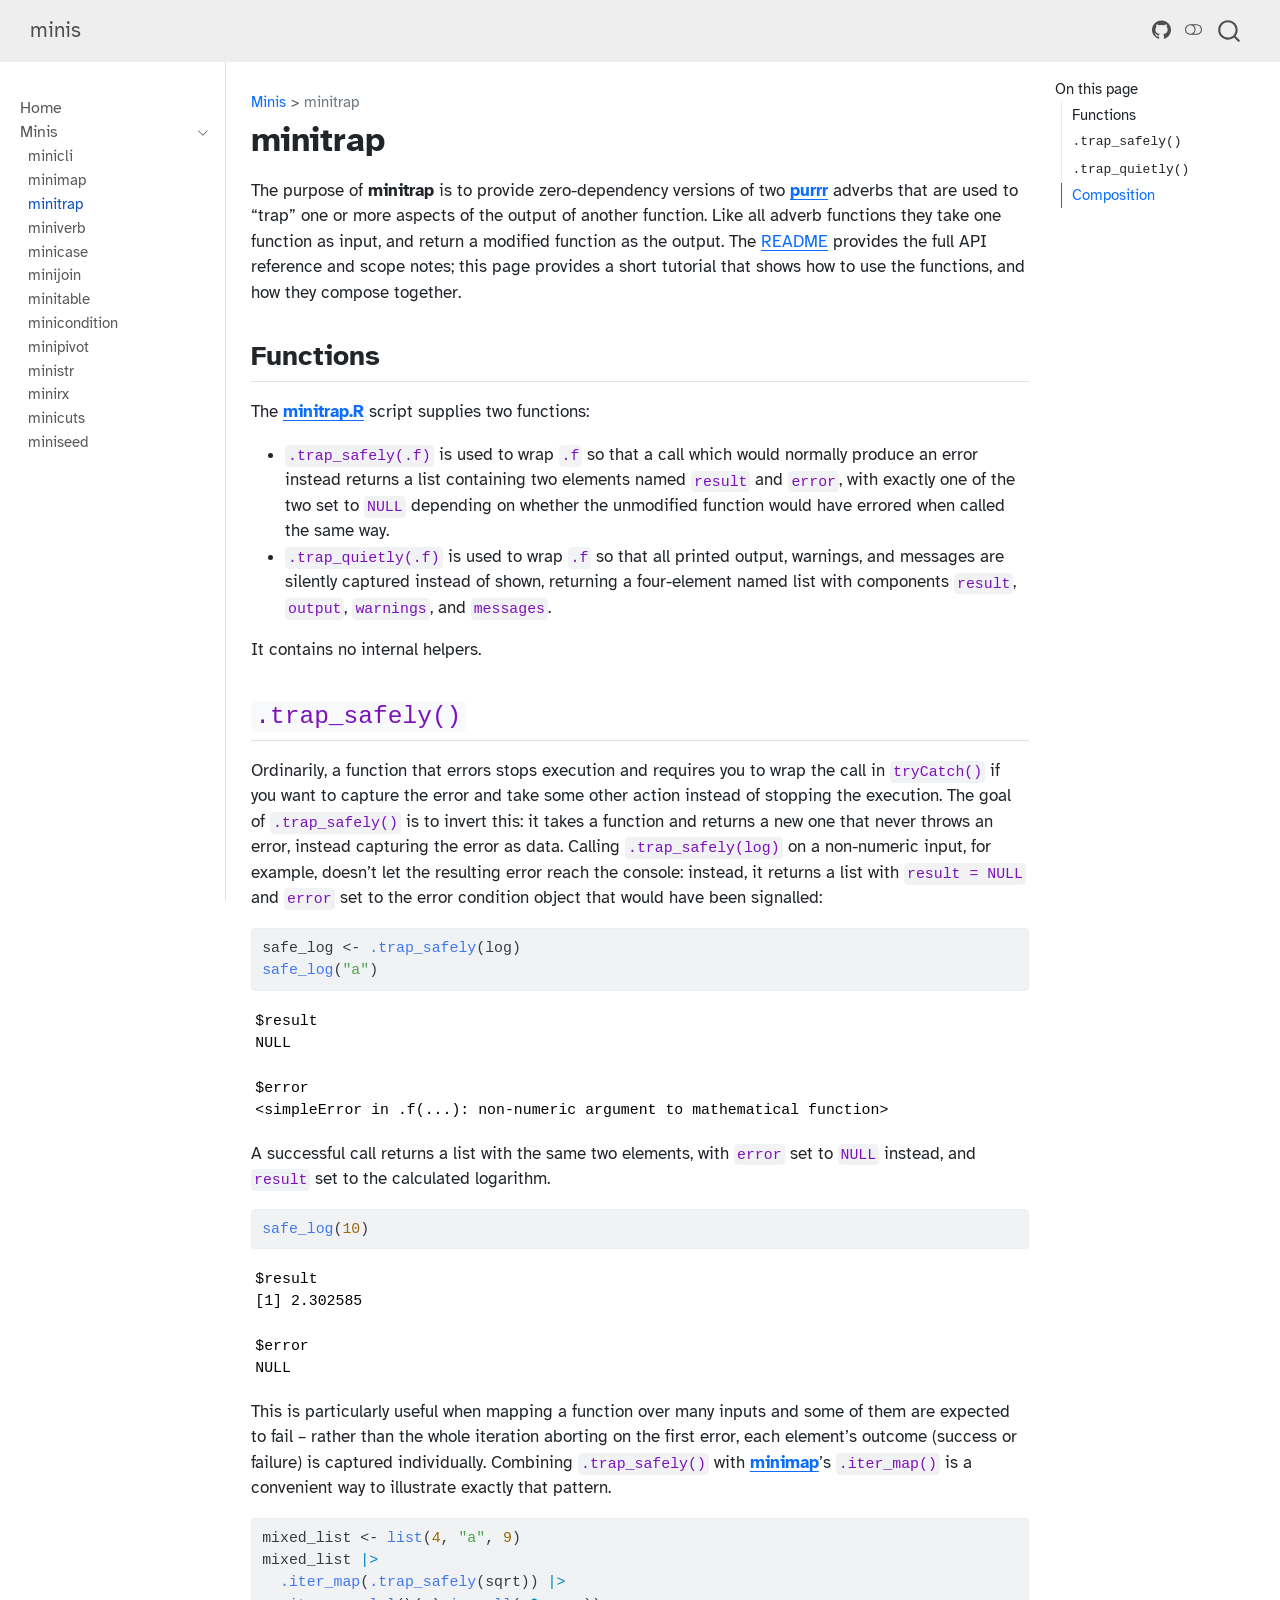
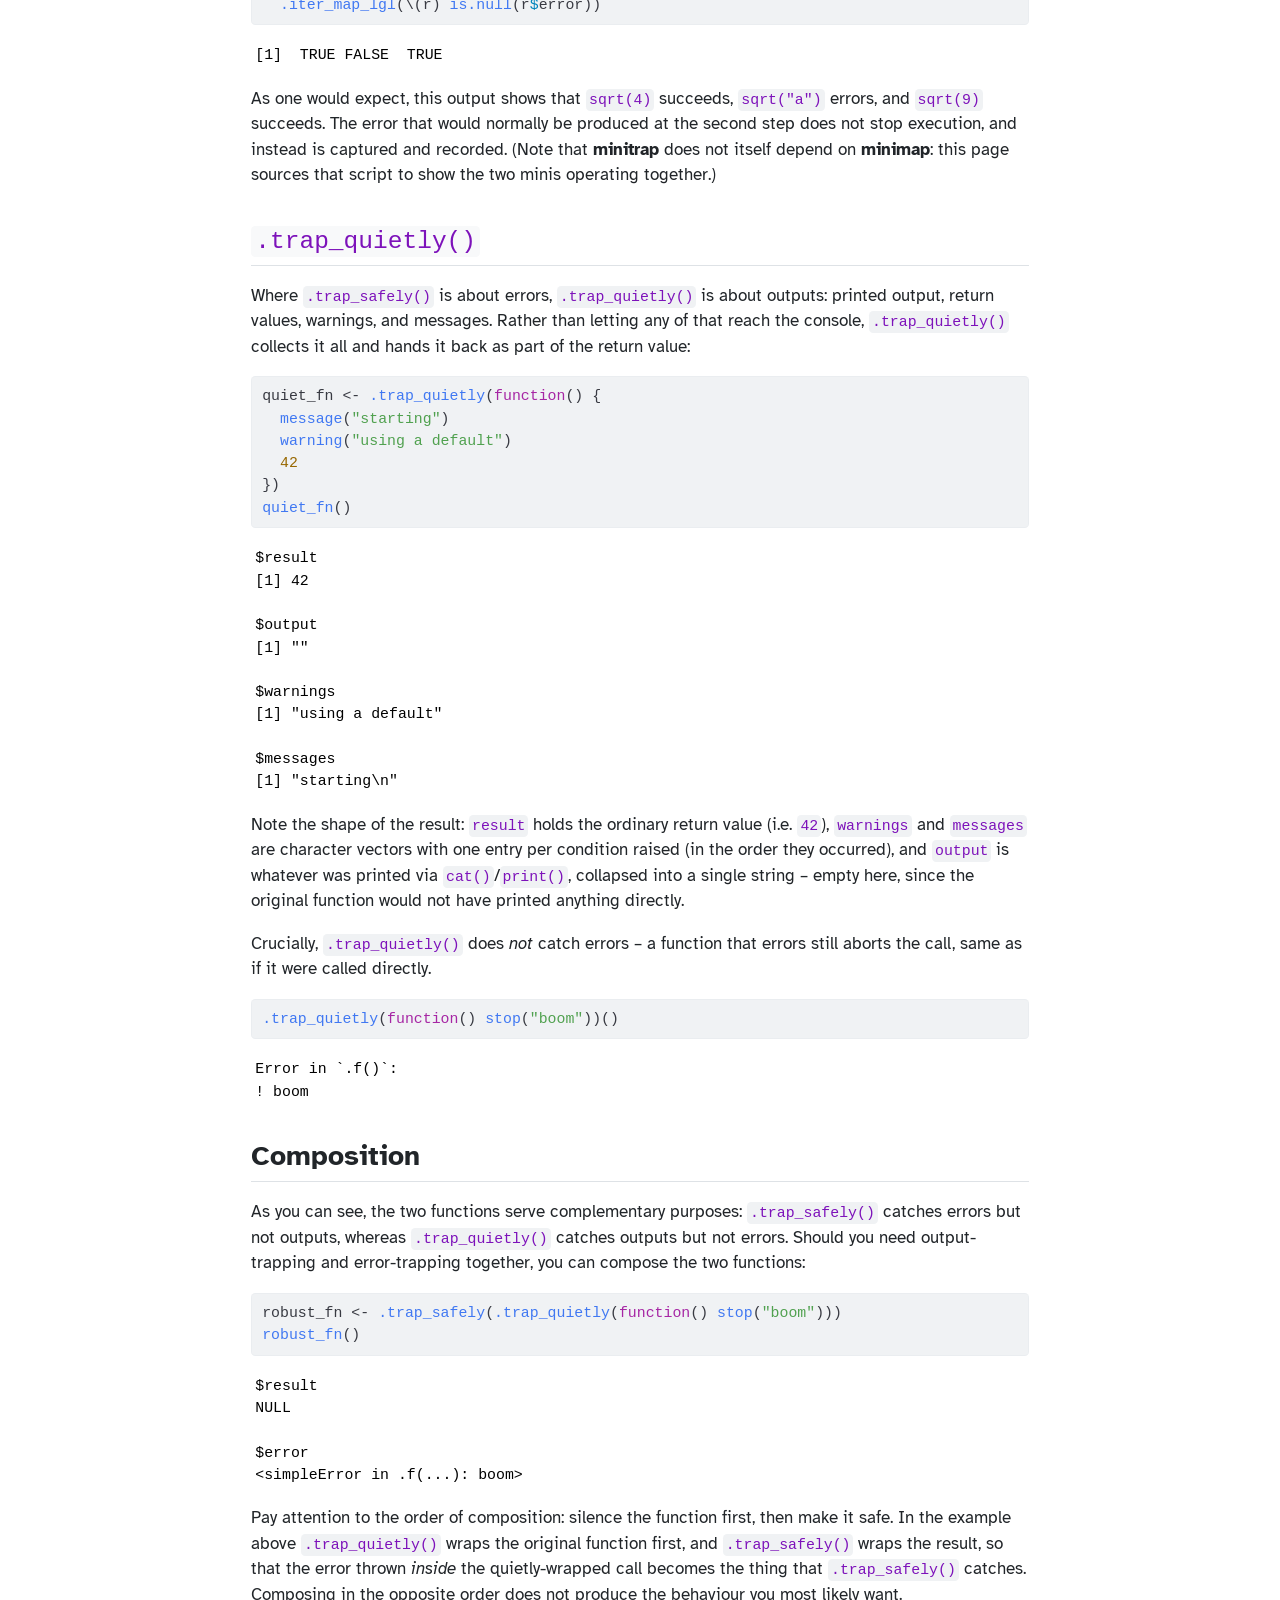
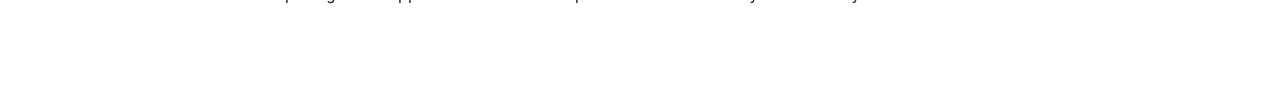
<file: minitrap/index.html>
<!DOCTYPE html>
<html xmlns="http://www.w3.org/1999/xhtml" lang="en" xml:lang="en"><head>

<meta charset="utf-8">
<meta name="generator" content="quarto-1.10.18">

<meta name="viewport" content="width=device-width, initial-scale=1.0, user-scalable=yes">


<title>minitrap – minis</title>
<style>
/* Default styles provided by pandoc.
** See https://pandoc.org/MANUAL.html#variables-for-html for config info.
*/
span.smallcaps{font-variant: small-caps;}
div.columns{display: flex; gap: 1.5em;}
div.column{flex: auto;}
@media screen {
div.columns{gap: min(4vw, 1.5em);}
div.column{overflow-x: auto;}
}
div.hanging-indent{margin-left: 1.5em; text-indent: -1.5em;}
ul.task-list{list-style: none;}
ul.task-list li input[type="checkbox"] {
  width: 0.8em;
  margin: 0 0.8em 0.2em -1em; /* quarto-specific, see https://github.com/quarto-dev/quarto-cli/issues/4556 */ 
  vertical-align: middle;
}
/* CSS for syntax highlighting */
html { -webkit-text-size-adjust: 100%; }
pre > code.sourceCode { white-space: pre; position: relative; }
pre > code.sourceCode > span { display: inline-block; line-height: 1.25; }
pre > code.sourceCode > span:empty { height: 1.2em; }
.sourceCode { overflow: visible; }
code.sourceCode > span { color: inherit; text-decoration: inherit; }
div.sourceCode { margin: 1em 0; }
pre.sourceCode { margin: 0; }
@media screen {
div.sourceCode { overflow: auto; }
}
@media print {
pre > code.sourceCode { white-space: pre-wrap; }
pre > code.sourceCode > span { text-indent: -5em; padding-left: 5em; }
}
pre.numberSource code
  { counter-reset: source-line 0; }
pre.numberSource code > span
  { position: relative; left: -4em; counter-increment: source-line; }
pre.numberSource code > span > a:first-child::before
  { content: counter(source-line);
    position: relative; left: -1em; text-align: right; vertical-align: baseline;
    border: none; display: inline-block;
    -webkit-touch-callout: none; -webkit-user-select: none;
    -khtml-user-select: none; -moz-user-select: none;
    -ms-user-select: none; user-select: none;
    padding: 0 4px; width: 4em;
  }
pre.numberSource { margin-left: 3em;  padding-left: 4px; }
div.sourceCode
  {   }
@media screen {
pre > code.sourceCode > span > a:first-child::before { text-decoration: underline; }
}
</style>


<script src="../site_libs/quarto-nav/quarto-nav.js"></script>
<script src="../site_libs/quarto-nav/headroom.min.js"></script>
<script src="../site_libs/clipboard/clipboard.min.js"></script>
<script src="../site_libs/quarto-search/autocomplete.umd.js"></script>
<script src="../site_libs/quarto-search/fuse.min.js"></script>
<script src="../site_libs/quarto-search/quarto-search.js"></script>
<meta name="quarto:offset" content="../">
<script src="../site_libs/quarto-html/quarto.js" type="module"></script>
<script src="../site_libs/quarto-html/tabsets/tabsets.js" type="module"></script>
<script src="../site_libs/quarto-html/popper.min.js"></script>
<script src="../site_libs/quarto-html/tippy.umd.min.js"></script>
<script src="../site_libs/quarto-html/anchor.min.js"></script>
<link href="../site_libs/quarto-html/tippy.css" rel="stylesheet">
<link href="../site_libs/quarto-html/quarto-syntax-highlighting-eec68b17241c1efd3eae2de50d816e3e.css" rel="stylesheet" class="quarto-color-scheme" id="quarto-text-highlighting-styles">
<link href="../site_libs/quarto-html/quarto-syntax-highlighting-dark-25dec783d6e1d11f8e0bba9e4fbb47f4.css" rel="stylesheet" class="quarto-color-scheme quarto-color-alternate" id="quarto-text-highlighting-styles">
<link href="../site_libs/quarto-html/quarto-syntax-highlighting-eec68b17241c1efd3eae2de50d816e3e.css" rel="stylesheet" class="quarto-color-scheme-extra" id="quarto-text-highlighting-styles">
<script src="../site_libs/bootstrap/bootstrap.min.js"></script>
<link href="../site_libs/bootstrap/bootstrap-icons.css" rel="stylesheet">
<link href="../site_libs/bootstrap/bootstrap-7e4e4291b2584127a858be176ebebf87.min.css" rel="stylesheet" append-hash="true" class="quarto-color-scheme" id="quarto-bootstrap" data-mode="light">
<link href="../site_libs/bootstrap/bootstrap-dark-2667db6709580a6cec7ce532cafc2aea.min.css" rel="stylesheet" append-hash="true" class="quarto-color-scheme quarto-color-alternate" id="quarto-bootstrap" data-mode="dark">
<link href="../site_libs/bootstrap/bootstrap-7e4e4291b2584127a858be176ebebf87.min.css" rel="stylesheet" append-hash="true" class="quarto-color-scheme-extra" id="quarto-bootstrap" data-mode="light">
<script id="quarto-search-options" type="application/json">{
  "location": "navbar",
  "copy-button": false,
  "collapse-after": 3,
  "panel-placement": "end",
  "type": "overlay",
  "limit": 50,
  "keyboard-shortcut": [
    "f",
    "/",
    "s"
  ],
  "show-item-context": false,
  "language": {
    "search-no-results-text": "No results",
    "search-matching-documents-text": "matching documents",
    "search-copy-link-title": "Copy link to search",
    "search-hide-matches-text": "Hide additional matches",
    "search-more-match-text": "more match in this document",
    "search-more-matches-text": "more matches in this document",
    "search-clear-button-title": "Clear",
    "search-text-placeholder": "",
    "search-detached-cancel-button-title": "Cancel",
    "search-submit-button-title": "Submit",
    "search-label": "Search"
  }
}</script>


</head>

<body class="nav-sidebar docked nav-fixed quarto-light"><script id="quarto-html-before-body" type="application/javascript">
    const toggleBodyColorMode = (bsSheetEl) => {
      const mode = bsSheetEl.getAttribute("data-mode");
      const bodyEl = window.document.querySelector("body");
      if (mode === "dark") {
        bodyEl.classList.add("quarto-dark");
        bodyEl.classList.remove("quarto-light");
      } else {
        bodyEl.classList.add("quarto-light");
        bodyEl.classList.remove("quarto-dark");
      }
    }
    const toggleBodyColorPrimary = () => {
      const bsSheetEl = window.document.querySelector("link#quarto-bootstrap:not([rel=disabled-stylesheet])");
      if (bsSheetEl) {
        toggleBodyColorMode(bsSheetEl);
      }
    }
    const setColorSchemeToggle = (alternate) => {
      const toggles = window.document.querySelectorAll('.quarto-color-scheme-toggle');
      for (let i=0; i < toggles.length; i++) {
        const toggle = toggles[i];
        if (toggle) {
          if (alternate) {
            toggle.classList.add("alternate");
          } else {
            toggle.classList.remove("alternate");
          }
        }
      }
    };
    const toggleColorMode = (alternate) => {
      // Switch the stylesheets
      const primaryStylesheets = window.document.querySelectorAll('link.quarto-color-scheme:not(.quarto-color-alternate)');
      const alternateStylesheets = window.document.querySelectorAll('link.quarto-color-scheme.quarto-color-alternate');
      manageTransitions('#quarto-margin-sidebar .nav-link', false);
      if (alternate) {
        // note: dark is layered on light, we don't disable primary!
        enableStylesheet(alternateStylesheets);
        for (const sheetNode of alternateStylesheets) {
          if (sheetNode.id === "quarto-bootstrap") {
            toggleBodyColorMode(sheetNode);
          }
        }
      } else {
        disableStylesheet(alternateStylesheets);
        enableStylesheet(primaryStylesheets)
        toggleBodyColorPrimary();
      }
      manageTransitions('#quarto-margin-sidebar .nav-link', true);
      // Switch the toggles
      setColorSchemeToggle(alternate)
      // Hack to workaround the fact that safari doesn't
      // properly recolor the scrollbar when toggling (#1455)
      if (navigator.userAgent.indexOf('Safari') > 0 && navigator.userAgent.indexOf('Chrome') == -1) {
        manageTransitions("body", false);
        window.scrollTo(0, 1);
        setTimeout(() => {
          window.scrollTo(0, 0);
          manageTransitions("body", true);
        }, 40);
      }
    }
    const disableStylesheet = (stylesheets) => {
      for (let i=0; i < stylesheets.length; i++) {
        const stylesheet = stylesheets[i];
        stylesheet.rel = 'disabled-stylesheet';
      }
    }
    const enableStylesheet = (stylesheets) => {
      for (let i=0; i < stylesheets.length; i++) {
        const stylesheet = stylesheets[i];
        if(stylesheet.rel !== 'stylesheet') { // for Chrome, which will still FOUC without this check
          stylesheet.rel = 'stylesheet';
        }
      }
    }
    const manageTransitions = (selector, allowTransitions) => {
      const els = window.document.querySelectorAll(selector);
      for (let i=0; i < els.length; i++) {
        const el = els[i];
        if (allowTransitions) {
          el.classList.remove('notransition');
        } else {
          el.classList.add('notransition');
        }
      }
    }
    const isFileUrl = () => {
      return window.location.protocol === 'file:';
    }
    const hasAlternateSentinel = () => {
      let styleSentinel = getColorSchemeSentinel();
      if (styleSentinel !== null) {
        return styleSentinel === "alternate";
      } else {
        return false;
      }
    }
    const setStyleSentinel = (alternate) => {
      const value = alternate ? "alternate" : "default";
      if (!isFileUrl()) {
        window.localStorage.setItem("quarto-color-scheme", value);
      } else {
        localAlternateSentinel = value;
      }
    }
    const getColorSchemeSentinel = () => {
      if (!isFileUrl()) {
        const storageValue = window.localStorage.getItem("quarto-color-scheme");
        return storageValue != null ? storageValue : localAlternateSentinel;
      } else {
        return localAlternateSentinel;
      }
    }
    const toggleGiscusIfUsed = (isAlternate, darkModeDefault) => {
      const baseTheme = document.querySelector('#giscus-base-theme')?.value ?? 'light';
      const alternateTheme = document.querySelector('#giscus-alt-theme')?.value ?? 'dark';
      let newTheme = '';
      if(authorPrefersDark) {
        newTheme = isAlternate ? baseTheme : alternateTheme;
      } else {
        newTheme = isAlternate ? alternateTheme : baseTheme;
      }
      const changeGiscusTheme = () => {
        // From: https://github.com/giscus/giscus/issues/336
        const sendMessage = (message) => {
          const iframe = document.querySelector('iframe.giscus-frame');
          if (!iframe) return;
          iframe.contentWindow.postMessage({ giscus: message }, 'https://giscus.app');
        }
        sendMessage({
          setConfig: {
            theme: newTheme
          }
        });
      }
      const isGiscussLoaded = window.document.querySelector('iframe.giscus-frame') !== null;
      if (isGiscussLoaded) {
        changeGiscusTheme();
      }
    };
    const authorPrefersDark = false;
    const queryPrefersDark = window.matchMedia('(prefers-color-scheme: dark)');
    const darkModeDefault = queryPrefersDark.matches;
      document.querySelector('link#quarto-text-highlighting-styles.quarto-color-scheme-extra').rel = 'disabled-stylesheet';
      document.querySelector('link#quarto-bootstrap.quarto-color-scheme-extra').rel = 'disabled-stylesheet';
    let localAlternateSentinel = darkModeDefault ? 'alternate' : 'default';
    // Dark / light mode switch
    window.quartoToggleColorScheme = () => {
      // Read the current dark / light value
      let toAlternate = !hasAlternateSentinel();
      toggleColorMode(toAlternate);
      setStyleSentinel(toAlternate);
      toggleGiscusIfUsed(toAlternate, darkModeDefault);
      window.dispatchEvent(new Event('resize'));
    };
    queryPrefersDark.addEventListener("change", e => {
      if(window.localStorage.getItem("quarto-color-scheme") !== null)
        return;
      const alternate = e.matches
      toggleColorMode(alternate);
      localAlternateSentinel = e.matches ? 'alternate' : 'default'; // this is used alongside local storage!
      toggleGiscusIfUsed(alternate, darkModeDefault);
    });
    // Switch to dark mode if need be
    if (hasAlternateSentinel()) {
      toggleColorMode(true);
    } else {
      toggleColorMode(false);
    }
  </script>

<div id="quarto-search-results"></div>
  <header id="quarto-header" class="headroom fixed-top">
    <nav class="navbar navbar-expand-lg " data-bs-theme="dark">
      <div class="navbar-container container-fluid">
      <div class="navbar-brand-container mx-auto">
    <a class="navbar-brand" href="../index.html">
    <span class="navbar-title">minis</span>
    </a>
  </div>
            <div id="quarto-search" class="" title="Search"></div>
          <button class="navbar-toggler" type="button" data-bs-toggle="collapse" data-bs-target="#navbarCollapse" aria-controls="navbarCollapse" role="menu" aria-expanded="false" aria-label="Toggle navigation" onclick="if (window.quartoToggleHeadroom) { window.quartoToggleHeadroom(); }">
  <span class="navbar-toggler-icon"></span>
</button>
          <div class="collapse navbar-collapse" id="navbarCollapse">
            <ul class="navbar-nav navbar-nav-scroll ms-auto">
  <li class="nav-item compact">
    <a class="nav-link" href="https://github.com/djnavarro/minis"> <i class="bi bi-github" role="img">
</i> 
<span class="menu-text"></span></a>
  </li>  
</ul>
          </div> <!-- /navcollapse -->
            <div class="quarto-navbar-tools">
  <a href="" class="quarto-color-scheme-toggle quarto-navigation-tool  px-1" onclick="window.quartoToggleColorScheme(); return false;" title="Toggle dark mode"><i class="bi"></i></a>
</div>
      </div> <!-- /container-fluid -->
    </nav>
  <nav class="quarto-secondary-nav">
    <div class="container-fluid d-flex">
      <button type="button" class="quarto-btn-toggle btn" data-bs-toggle="collapse" role="button" data-bs-target=".quarto-sidebar-collapse-item" aria-controls="quarto-sidebar" aria-expanded="false" aria-label="Toggle sidebar navigation" onclick="if (window.quartoToggleHeadroom) { window.quartoToggleHeadroom(); }">
        <i class="bi bi-layout-text-sidebar-reverse"></i>
      </button>
        <nav class="quarto-page-breadcrumbs" aria-label="breadcrumb"><ol class="breadcrumb"><li class="breadcrumb-item"><a href="../minicli/index.html">Minis</a></li><li class="breadcrumb-item"><a href="../minitrap/index.html">minitrap</a></li></ol></nav>
        <a class="flex-grow-1" role="navigation" data-bs-toggle="collapse" data-bs-target=".quarto-sidebar-collapse-item" aria-controls="quarto-sidebar" aria-expanded="false" aria-label="Toggle sidebar navigation" onclick="if (window.quartoToggleHeadroom) { window.quartoToggleHeadroom(); }">      
        </a>
    </div>
  </nav>
</header>
<!-- content -->
<div id="quarto-content" class="quarto-container page-columns page-rows-contents page-layout-article page-navbar">
<!-- sidebar -->
  <nav id="quarto-sidebar" class="sidebar collapse collapse-horizontal quarto-sidebar-collapse-item sidebar-navigation docked overflow-auto">
    <div class="sidebar-menu-container"> 
    <ul class="list-unstyled mt-1">
        <li class="sidebar-item">
  <div class="sidebar-item-container"> 
  <a href="../index.html" class="sidebar-item-text sidebar-link">
 <span class="menu-text">Home</span></a>
  </div>
</li>
        <li class="sidebar-item sidebar-item-section">
      <div class="sidebar-item-container"> 
            <a class="sidebar-item-text sidebar-link text-start" data-bs-toggle="collapse" data-bs-target="#quarto-sidebar-section-1" role="navigation" aria-expanded="true">
 <span class="menu-text">Minis</span></a>
          <a class="sidebar-item-toggle text-start" data-bs-toggle="collapse" data-bs-target="#quarto-sidebar-section-1" role="navigation" aria-expanded="true" aria-label="Toggle section">
            <i class="bi bi-chevron-right ms-2"></i>
          </a> 
      </div>
      <ul id="quarto-sidebar-section-1" class="collapse list-unstyled sidebar-section depth1 show">  
          <li class="sidebar-item">
  <div class="sidebar-item-container"> 
  <a href="../minicli/index.html" class="sidebar-item-text sidebar-link">
 <span class="menu-text">minicli</span></a>
  </div>
</li>
          <li class="sidebar-item">
  <div class="sidebar-item-container"> 
  <a href="../minimap/index.html" class="sidebar-item-text sidebar-link">
 <span class="menu-text">minimap</span></a>
  </div>
</li>
          <li class="sidebar-item">
  <div class="sidebar-item-container"> 
  <a href="../minitrap/index.html" class="sidebar-item-text sidebar-link active">
 <span class="menu-text">minitrap</span></a>
  </div>
</li>
          <li class="sidebar-item">
  <div class="sidebar-item-container"> 
  <a href="../miniverb/index.html" class="sidebar-item-text sidebar-link">
 <span class="menu-text">miniverb</span></a>
  </div>
</li>
          <li class="sidebar-item">
  <div class="sidebar-item-container"> 
  <a href="../minicase/index.html" class="sidebar-item-text sidebar-link">
 <span class="menu-text">minicase</span></a>
  </div>
</li>
          <li class="sidebar-item">
  <div class="sidebar-item-container"> 
  <a href="../minijoin/index.html" class="sidebar-item-text sidebar-link">
 <span class="menu-text">minijoin</span></a>
  </div>
</li>
          <li class="sidebar-item">
  <div class="sidebar-item-container"> 
  <a href="../minitable/index.html" class="sidebar-item-text sidebar-link">
 <span class="menu-text">minitable</span></a>
  </div>
</li>
          <li class="sidebar-item">
  <div class="sidebar-item-container"> 
  <a href="../minicondition/index.html" class="sidebar-item-text sidebar-link">
 <span class="menu-text">minicondition</span></a>
  </div>
</li>
          <li class="sidebar-item">
  <div class="sidebar-item-container"> 
  <a href="../minipivot/index.html" class="sidebar-item-text sidebar-link">
 <span class="menu-text">minipivot</span></a>
  </div>
</li>
          <li class="sidebar-item">
  <div class="sidebar-item-container"> 
  <a href="../ministr/index.html" class="sidebar-item-text sidebar-link">
 <span class="menu-text">ministr</span></a>
  </div>
</li>
          <li class="sidebar-item">
  <div class="sidebar-item-container"> 
  <a href="../minirx/index.html" class="sidebar-item-text sidebar-link">
 <span class="menu-text">minirx</span></a>
  </div>
</li>
          <li class="sidebar-item">
  <div class="sidebar-item-container"> 
  <a href="../minicuts/index.html" class="sidebar-item-text sidebar-link">
 <span class="menu-text">minicuts</span></a>
  </div>
</li>
          <li class="sidebar-item">
  <div class="sidebar-item-container"> 
  <a href="../miniseed/index.html" class="sidebar-item-text sidebar-link">
 <span class="menu-text">miniseed</span></a>
  </div>
</li>
      </ul>
  </li>
    </ul>
    </div>
</nav>
<div id="quarto-sidebar-glass" class="quarto-sidebar-collapse-item" data-bs-toggle="collapse" data-bs-target=".quarto-sidebar-collapse-item"></div>
<!-- margin-sidebar -->
    <div id="quarto-margin-sidebar" class="sidebar margin-sidebar">
        <nav id="TOC" role="doc-toc" class="toc-active">
    <h2 id="toc-title">On this page</h2>
   
  <ul>
  <li><a href="#functions" id="toc-functions" class="nav-link active" data-scroll-target="#functions">Functions</a></li>
  <li><a href="#trap_safely" id="toc-trap_safely" class="nav-link" data-scroll-target="#trap_safely"><code>.trap_safely()</code></a></li>
  <li><a href="#trap_quietly" id="toc-trap_quietly" class="nav-link" data-scroll-target="#trap_quietly"><code>.trap_quietly()</code></a></li>
  <li><a href="#composition" id="toc-composition" class="nav-link" data-scroll-target="#composition">Composition</a></li>
  </ul>
</nav>
    </div>
<!-- main -->
<main class="content" id="quarto-document-content">


<header id="title-block-header" class="quarto-title-block default"><nav class="quarto-page-breadcrumbs quarto-title-breadcrumbs d-none d-lg-block" aria-label="breadcrumb"><ol class="breadcrumb"><li class="breadcrumb-item"><a href="../minicli/index.html">Minis</a></li><li class="breadcrumb-item"><a href="../minitrap/index.html">minitrap</a></li></ol></nav>
<div class="quarto-title">
<h1 class="title">minitrap</h1>
</div>



<div class="quarto-title-meta">

    
  
    
  </div>
  


</header>


<p>The purpose of <strong>minitrap</strong> is to provide zero-dependency versions of two <a href="https://purrr.tidyverse.org/"><strong>purrr</strong></a> adverbs that are used to “trap” one or more aspects of the output of another function. Like all adverb functions they take one function as input, and return a modified function as the output. The <a href="https://github.com/djnavarro/minis/tree/main/minitrap">README</a> provides the full API reference and scope notes; this page provides a short tutorial that shows how to use the functions, and how they compose together.</p>
<section id="functions" class="level2">
<h2 class="anchored" data-anchor-id="functions">Functions</h2>
<p>The <a href="https://github.com/djnavarro/minis/blob/main/minitrap/minitrap.R"><strong>minitrap.R</strong></a> script supplies two functions:</p>
<ul>
<li><code>.trap_safely(.f)</code> is used to wrap <code>.f</code> so that a call which would normally produce an error instead returns a list containing two elements named <code>result</code> and <code>error</code>, with exactly one of the two set to <code>NULL</code> depending on whether the unmodified function would have errored when called the same way.</li>
<li><code>.trap_quietly(.f)</code> is used to wrap <code>.f</code> so that all printed output, warnings, and messages are silently captured instead of shown, returning a four-element named list with components <code>result</code>, <code>output</code>, <code>warnings</code>, and <code>messages</code>.</li>
</ul>
<p>It contains no internal helpers.</p>
</section>
<section id="trap_safely" class="level2">
<h2 class="anchored" data-anchor-id="trap_safely"><code>.trap_safely()</code></h2>
<p>Ordinarily, a function that errors stops execution and requires you to wrap the call in <code>tryCatch()</code> if you want to capture the error and take some other action instead of stopping the execution. The goal of <code>.trap_safely()</code> is to invert this: it takes a function and returns a new one that never throws an error, instead capturing the error as data. Calling <code>.trap_safely(log)</code> on a non-numeric input, for example, doesn’t let the resulting error reach the console: instead, it returns a list with <code>result = NULL</code> and <code>error</code> set to the error condition object that would have been signalled:</p>
<div class="cell">
<div class="code-copy-outer-scaffold"><div class="sourceCode cell-code" id="cb1"><pre class="sourceCode r code-with-copy"><code class="sourceCode r"><span id="cb1-1"><a href="#cb1-1" aria-hidden="true" tabindex="-1"></a>safe_log <span class="ot">&lt;-</span> <span class="fu">.trap_safely</span>(log)</span>
<span id="cb1-2"><a href="#cb1-2" aria-hidden="true" tabindex="-1"></a><span class="fu">safe_log</span>(<span class="st">"a"</span>)</span></code></pre></div><button title="Copy to Clipboard" class="code-copy-button"><i class="bi"></i></button></div>
<div class="cell-output cell-output-stdout">
<pre><code>$result
NULL

$error
&lt;simpleError in .f(...): non-numeric argument to mathematical function&gt;</code></pre>
</div>
</div>
<p>A successful call returns a list with the same two elements, with <code>error</code> set to <code>NULL</code> instead, and <code>result</code> set to the calculated logarithm.</p>
<div class="cell">
<div class="code-copy-outer-scaffold"><div class="sourceCode cell-code" id="cb3"><pre class="sourceCode r code-with-copy"><code class="sourceCode r"><span id="cb3-1"><a href="#cb3-1" aria-hidden="true" tabindex="-1"></a><span class="fu">safe_log</span>(<span class="dv">10</span>)</span></code></pre></div><button title="Copy to Clipboard" class="code-copy-button"><i class="bi"></i></button></div>
<div class="cell-output cell-output-stdout">
<pre><code>$result
[1] 2.302585

$error
NULL</code></pre>
</div>
</div>
<p>This is particularly useful when mapping a function over many inputs and some of them are expected to fail – rather than the whole iteration aborting on the first error, each element’s outcome (success or failure) is captured individually. Combining <code>.trap_safely()</code> with <a href="../minimap/"><strong>minimap</strong></a>’s <code>.iter_map()</code> is a convenient way to illustrate exactly that pattern.</p>
<div class="cell">
<div class="code-copy-outer-scaffold"><div class="sourceCode cell-code" id="cb5"><pre class="sourceCode r code-with-copy"><code class="sourceCode r"><span id="cb5-1"><a href="#cb5-1" aria-hidden="true" tabindex="-1"></a>mixed_list <span class="ot">&lt;-</span> <span class="fu">list</span>(<span class="dv">4</span>, <span class="st">"a"</span>, <span class="dv">9</span>)</span>
<span id="cb5-2"><a href="#cb5-2" aria-hidden="true" tabindex="-1"></a>mixed_list <span class="sc">|&gt;</span></span>
<span id="cb5-3"><a href="#cb5-3" aria-hidden="true" tabindex="-1"></a>  <span class="fu">.iter_map</span>(<span class="fu">.trap_safely</span>(sqrt)) <span class="sc">|&gt;</span></span>
<span id="cb5-4"><a href="#cb5-4" aria-hidden="true" tabindex="-1"></a>  <span class="fu">.iter_map_lgl</span>(\(r) <span class="fu">is.null</span>(r<span class="sc">$</span>error))</span></code></pre></div><button title="Copy to Clipboard" class="code-copy-button"><i class="bi"></i></button></div>
<div class="cell-output cell-output-stdout">
<pre><code>[1]  TRUE FALSE  TRUE</code></pre>
</div>
</div>
<p>As one would expect, this output shows that <code>sqrt(4)</code> succeeds, <code>sqrt("a")</code> errors, and <code>sqrt(9)</code> succeeds. The error that would normally be produced at the second step does not stop execution, and instead is captured and recorded. (Note that <strong>minitrap</strong> does not itself depend on <strong>minimap</strong>: this page sources that script to show the two minis operating together.)</p>
</section>
<section id="trap_quietly" class="level2">
<h2 class="anchored" data-anchor-id="trap_quietly"><code>.trap_quietly()</code></h2>
<p>Where <code>.trap_safely()</code> is about errors, <code>.trap_quietly()</code> is about outputs: printed output, return values, warnings, and messages. Rather than letting any of that reach the console, <code>.trap_quietly()</code> collects it all and hands it back as part of the return value:</p>
<div class="cell">
<div class="code-copy-outer-scaffold"><div class="sourceCode cell-code" id="cb7"><pre class="sourceCode r code-with-copy"><code class="sourceCode r"><span id="cb7-1"><a href="#cb7-1" aria-hidden="true" tabindex="-1"></a>quiet_fn <span class="ot">&lt;-</span> <span class="fu">.trap_quietly</span>(<span class="cf">function</span>() {</span>
<span id="cb7-2"><a href="#cb7-2" aria-hidden="true" tabindex="-1"></a>  <span class="fu">message</span>(<span class="st">"starting"</span>)</span>
<span id="cb7-3"><a href="#cb7-3" aria-hidden="true" tabindex="-1"></a>  <span class="fu">warning</span>(<span class="st">"using a default"</span>)</span>
<span id="cb7-4"><a href="#cb7-4" aria-hidden="true" tabindex="-1"></a>  <span class="dv">42</span></span>
<span id="cb7-5"><a href="#cb7-5" aria-hidden="true" tabindex="-1"></a>})</span>
<span id="cb7-6"><a href="#cb7-6" aria-hidden="true" tabindex="-1"></a><span class="fu">quiet_fn</span>()</span></code></pre></div><button title="Copy to Clipboard" class="code-copy-button"><i class="bi"></i></button></div>
<div class="cell-output cell-output-stdout">
<pre><code>$result
[1] 42

$output
[1] ""

$warnings
[1] "using a default"

$messages
[1] "starting\n"</code></pre>
</div>
</div>
<p>Note the shape of the result: <code>result</code> holds the ordinary return value (i.e.&nbsp;<code>42</code>), <code>warnings</code> and <code>messages</code> are character vectors with one entry per condition raised (in the order they occurred), and <code>output</code> is whatever was printed via <code>cat()</code>/<code>print()</code>, collapsed into a single string – empty here, since the original function would not have printed anything directly.</p>
<p>Crucially, <code>.trap_quietly()</code> does <em>not</em> catch errors – a function that errors still aborts the call, same as if it were called directly.</p>
<div class="cell">
<div class="code-copy-outer-scaffold"><div class="sourceCode cell-code" id="cb9"><pre class="sourceCode r code-with-copy"><code class="sourceCode r"><span id="cb9-1"><a href="#cb9-1" aria-hidden="true" tabindex="-1"></a><span class="fu">.trap_quietly</span>(<span class="cf">function</span>() <span class="fu">stop</span>(<span class="st">"boom"</span>))()</span></code></pre></div><button title="Copy to Clipboard" class="code-copy-button"><i class="bi"></i></button></div>
<div class="cell-output cell-output-error">
<pre><code>Error in `.f()`:
! boom</code></pre>
</div>
</div>
</section>
<section id="composition" class="level2">
<h2 class="anchored" data-anchor-id="composition">Composition</h2>
<p>As you can see, the two functions serve complementary purposes: <code>.trap_safely()</code> catches errors but not outputs, whereas <code>.trap_quietly()</code> catches outputs but not errors. Should you need output-trapping and error-trapping together, you can compose the two functions:</p>
<div class="cell">
<div class="code-copy-outer-scaffold"><div class="sourceCode cell-code" id="cb11"><pre class="sourceCode r code-with-copy"><code class="sourceCode r"><span id="cb11-1"><a href="#cb11-1" aria-hidden="true" tabindex="-1"></a>robust_fn <span class="ot">&lt;-</span> <span class="fu">.trap_safely</span>(<span class="fu">.trap_quietly</span>(<span class="cf">function</span>() <span class="fu">stop</span>(<span class="st">"boom"</span>)))</span>
<span id="cb11-2"><a href="#cb11-2" aria-hidden="true" tabindex="-1"></a><span class="fu">robust_fn</span>()</span></code></pre></div><button title="Copy to Clipboard" class="code-copy-button"><i class="bi"></i></button></div>
<div class="cell-output cell-output-stdout">
<pre><code>$result
NULL

$error
&lt;simpleError in .f(...): boom&gt;</code></pre>
</div>
</div>
<p>Pay attention to the order of composition: silence the function first, then make it safe. In the example above <code>.trap_quietly()</code> wraps the original function first, and <code>.trap_safely()</code> wraps the result, so that the error thrown <em>inside</em> the quietly-wrapped call becomes the thing that <code>.trap_safely()</code> catches. Composing in the opposite order does not produce the behaviour you most likely want.</p>


</section>

</main> <!-- /main -->
<script id="quarto-html-after-body" type="application/javascript">
  window.document.addEventListener("DOMContentLoaded", function (event) {
    // Ensure there is a toggle, if there isn't float one in the top right
    if (window.document.querySelector('.quarto-color-scheme-toggle') === null) {
      const a = window.document.createElement('a');
      a.classList.add('top-right');
      a.classList.add('quarto-color-scheme-toggle');
      a.href = "";
      a.onclick = function() { try { window.quartoToggleColorScheme(); } catch {} return false; };
      const i = window.document.createElement("i");
      i.classList.add('bi');
      a.appendChild(i);
      window.document.body.appendChild(a);
    }
    setColorSchemeToggle(hasAlternateSentinel())
    const icon = "";
    const anchorJS = new window.AnchorJS();
    anchorJS.options = {
      placement: 'right',
      icon: icon
    };
    anchorJS.add('.anchored');
    const isCodeAnnotation = (el) => {
      for (const clz of el.classList) {
        if (clz.startsWith('code-annotation-')) {                     
          return true;
        }
      }
      return false;
    }
    const onCopySuccess = function(e) {
      // button target
      const button = e.trigger;
      // don't keep focus
      button.blur();
      // flash "checked"
      button.classList.add('code-copy-button-checked');
      var currentTitle = button.getAttribute("title");
      button.setAttribute("title", "Copied!");
      let tooltip;
      if (window.bootstrap) {
        button.setAttribute("data-bs-toggle", "tooltip");
        button.setAttribute("data-bs-placement", "left");
        button.setAttribute("data-bs-title", "Copied!");
        tooltip = new bootstrap.Tooltip(button, 
          { trigger: "manual", 
            customClass: "code-copy-button-tooltip",
            offset: [0, -8]});
        tooltip.show();    
      }
      setTimeout(function() {
        if (tooltip) {
          tooltip.hide();
          button.removeAttribute("data-bs-title");
          button.removeAttribute("data-bs-toggle");
          button.removeAttribute("data-bs-placement");
        }
        button.setAttribute("title", currentTitle);
        button.classList.remove('code-copy-button-checked');
      }, 1000);
      // clear code selection
      e.clearSelection();
    }
    const getTextToCopy = function(trigger) {
      const outerScaffold = trigger.parentElement.cloneNode(true);
      const codeEl = outerScaffold.querySelector('code');
      for (const childEl of codeEl.children) {
        if (isCodeAnnotation(childEl)) {
          childEl.remove();
        }
      }
      return codeEl.innerText;
    }
    const clipboard = new window.ClipboardJS('.code-copy-button:not([data-in-quarto-modal])', {
      text: getTextToCopy
    });
    clipboard.on('success', onCopySuccess);
    if (window.document.getElementById('quarto-embedded-source-code-modal')) {
      const clipboardModal = new window.ClipboardJS('.code-copy-button[data-in-quarto-modal]', {
        text: getTextToCopy,
        container: window.document.getElementById('quarto-embedded-source-code-modal')
      });
      clipboardModal.on('success', onCopySuccess);
    }
      var localhostRegex = new RegExp(/^(?:http|https):\/\/localhost\:?[0-9]*\//);
      var mailtoRegex = new RegExp(/^mailto:/);
        var filterRegex = new RegExp('/' + window.location.host + '/');
      var isInternal = (href) => {
          return filterRegex.test(href) || localhostRegex.test(href) || mailtoRegex.test(href);
      }
      // Inspect non-navigation links and adorn them if external
     var links = window.document.querySelectorAll('a[href]:not(.nav-link):not(.navbar-brand):not(.toc-action):not(.sidebar-link):not(.sidebar-item-toggle):not(.pagination-link):not(.no-external):not([aria-hidden]):not(.dropdown-item):not(.quarto-navigation-tool):not(.about-link)');
      for (var i=0; i<links.length; i++) {
        const link = links[i];
        if (!isInternal(link.href)) {
          // undo the damage that might have been done by quarto-nav.js in the case of
          // links that we want to consider external
          if (link.dataset.originalHref !== undefined) {
            link.href = link.dataset.originalHref;
          }
        }
      }
    function tippyHover(el, contentFn, onTriggerFn, onUntriggerFn) {
      const config = {
        allowHTML: true,
        maxWidth: 500,
        delay: 100,
        arrow: false,
        appendTo: function(el) {
            return el.parentElement;
        },
        interactive: true,
        interactiveBorder: 10,
        theme: 'quarto',
        placement: 'bottom-start',
      };
      if (contentFn) {
        config.content = contentFn;
      }
      if (onTriggerFn) {
        config.onTrigger = onTriggerFn;
      }
      if (onUntriggerFn) {
        config.onUntrigger = onUntriggerFn;
      }
      window.tippy(el, config); 
    }
    const noterefs = window.document.querySelectorAll('a[role="doc-noteref"]');
    for (var i=0; i<noterefs.length; i++) {
      const ref = noterefs[i];
      tippyHover(ref, function() {
        // use id or data attribute instead here
        let href = ref.getAttribute('data-footnote-href') || ref.getAttribute('href');
        try { href = new URL(href).hash; } catch {}
        const id = href.replace(/^#\/?/, "");
        const note = window.document.getElementById(id);
        if (note) {
          return note.innerHTML;
        } else {
          return "";
        }
      });
    }
    const xrefs = window.document.querySelectorAll('a.quarto-xref');
    const processXRef = (id, note) => {
      // Strip column container classes
      const stripColumnClz = (el) => {
        el.classList.remove("page-full", "page-columns");
        if (el.children) {
          for (const child of el.children) {
            stripColumnClz(child);
          }
        }
      }
      stripColumnClz(note)
      if (id === null || id.startsWith('sec-')) {
        // Special case sections, only their first couple elements
        const container = document.createElement("div");
        if (note.children && note.children.length > 2) {
          container.appendChild(note.children[0].cloneNode(true));
          for (let i = 1; i < note.children.length; i++) {
            const child = note.children[i];
            if (child.tagName === "P" && child.innerText === "") {
              continue;
            } else {
              container.appendChild(child.cloneNode(true));
              break;
            }
          }
          if (window.Quarto?.typesetMath) {
            window.Quarto.typesetMath(container);
          }
          return container.innerHTML
        } else {
          if (window.Quarto?.typesetMath) {
            window.Quarto.typesetMath(note);
          }
          return note.innerHTML;
        }
      } else {
        // Remove any anchor links if they are present
        const anchorLink = note.querySelector('a.anchorjs-link');
        if (anchorLink) {
          anchorLink.remove();
        }
        if (window.Quarto?.typesetMath) {
          window.Quarto.typesetMath(note);
        }
        if (note.classList.contains("callout")) {
          return note.outerHTML;
        } else {
          return note.innerHTML;
        }
      }
    }
    for (var i=0; i<xrefs.length; i++) {
      const xref = xrefs[i];
      tippyHover(xref, undefined, function(instance) {
        instance.disable();
        let url = xref.getAttribute('href');
        let hash = undefined; 
        if (url.startsWith('#')) {
          hash = url;
        } else {
          try { hash = new URL(url).hash; } catch {}
        }
        if (hash) {
          const id = hash.replace(/^#\/?/, "");
          const note = window.document.getElementById(id);
          if (note !== null) {
            try {
              const html = processXRef(id, note.cloneNode(true));
              instance.setContent(html);
            } finally {
              instance.enable();
              instance.show();
            }
          } else {
            // See if we can fetch this
            fetch(url.split('#')[0])
            .then(res => res.text())
            .then(html => {
              const parser = new DOMParser();
              const htmlDoc = parser.parseFromString(html, "text/html");
              const note = htmlDoc.getElementById(id);
              if (note !== null) {
                const html = processXRef(id, note);
                instance.setContent(html);
              } 
            }).finally(() => {
              instance.enable();
              instance.show();
            });
          }
        } else {
          // See if we can fetch a full url (with no hash to target)
          // This is a special case and we should probably do some content thinning / targeting
          fetch(url)
          .then(res => res.text())
          .then(html => {
            const parser = new DOMParser();
            const htmlDoc = parser.parseFromString(html, "text/html");
            const note = htmlDoc.querySelector('main.content');
            if (note !== null) {
              // This should only happen for chapter cross references
              // (since there is no id in the URL)
              // remove the first header
              if (note.children.length > 0 && note.children[0].tagName === "HEADER") {
                note.children[0].remove();
              }
              const html = processXRef(null, note);
              instance.setContent(html);
            } 
          }).finally(() => {
            instance.enable();
            instance.show();
          });
        }
      }, function(instance) {
      });
    }
        let selectedAnnoteEl;
        const selectorForAnnotation = ( cell, annotation) => {
          let cellAttr = 'data-code-cell="' + cell + '"';
          let lineAttr = 'data-code-annotation="' +  annotation + '"';
          const selector = 'span[' + cellAttr + '][' + lineAttr + ']';
          return selector;
        }
        const selectCodeLines = (annoteEl) => {
          const doc = window.document;
          const targetCell = annoteEl.getAttribute("data-target-cell");
          const targetAnnotation = annoteEl.getAttribute("data-target-annotation");
          const annoteSpan = window.document.querySelector(selectorForAnnotation(targetCell, targetAnnotation));
          const lines = annoteSpan.getAttribute("data-code-lines").split(",");
          const lineIds = lines.map((line) => {
            return targetCell + "-" + line;
          })
          let top = null;
          let height = null;
          let parent = null;
          if (lineIds.length > 0) {
              //compute the position of the single el (top and bottom and make a div)
              const el = window.document.getElementById(lineIds[0]);
              top = el.offsetTop;
              height = el.offsetHeight;
              parent = el.parentElement.parentElement;
            if (lineIds.length > 1) {
              const lastEl = window.document.getElementById(lineIds[lineIds.length - 1]);
              const bottom = lastEl.offsetTop + lastEl.offsetHeight;
              height = bottom - top;
            }
            if (top !== null && height !== null && parent !== null) {
              // cook up a div (if necessary) and position it 
              let div = window.document.getElementById("code-annotation-line-highlight");
              if (div === null) {
                div = window.document.createElement("div");
                div.setAttribute("id", "code-annotation-line-highlight");
                div.style.position = 'absolute';
                parent.appendChild(div);
              }
              div.style.top = top - 2 + "px";
              div.style.height = height + 4 + "px";
              div.style.left = 0;
              let gutterDiv = window.document.getElementById("code-annotation-line-highlight-gutter");
              if (gutterDiv === null) {
                gutterDiv = window.document.createElement("div");
                gutterDiv.setAttribute("id", "code-annotation-line-highlight-gutter");
                gutterDiv.style.position = 'absolute';
                const codeCell = window.document.getElementById(targetCell);
                const gutter = codeCell.querySelector('.code-annotation-gutter');
                gutter.appendChild(gutterDiv);
              }
              gutterDiv.style.top = top - 2 + "px";
              gutterDiv.style.height = height + 4 + "px";
            }
            selectedAnnoteEl = annoteEl;
          }
        };
        const unselectCodeLines = () => {
          const elementsIds = ["code-annotation-line-highlight", "code-annotation-line-highlight-gutter"];
          elementsIds.forEach((elId) => {
            const div = window.document.getElementById(elId);
            if (div) {
              div.remove();
            }
          });
          selectedAnnoteEl = undefined;
        };
          // Handle positioning of the toggle
      window.addEventListener(
        "resize",
        throttle(() => {
          elRect = undefined;
          if (selectedAnnoteEl) {
            selectCodeLines(selectedAnnoteEl);
          }
        }, 10)
      );
      function throttle(fn, ms) {
      let throttle = false;
      let timer;
        return (...args) => {
          if(!throttle) { // first call gets through
              fn.apply(this, args);
              throttle = true;
          } else { // all the others get throttled
              if(timer) clearTimeout(timer); // cancel #2
              timer = setTimeout(() => {
                fn.apply(this, args);
                timer = throttle = false;
              }, ms);
          }
        };
      }
        // Attach click handler to the DT
        const annoteDls = window.document.querySelectorAll('dt[data-target-cell]');
        for (const annoteDlNode of annoteDls) {
          annoteDlNode.addEventListener('click', (event) => {
            const clickedEl = event.target;
            if (clickedEl !== selectedAnnoteEl) {
              unselectCodeLines();
              const activeEl = window.document.querySelector('dt[data-target-cell].code-annotation-active');
              if (activeEl) {
                activeEl.classList.remove('code-annotation-active');
              }
              selectCodeLines(clickedEl);
              clickedEl.classList.add('code-annotation-active');
            } else {
              // Unselect the line
              unselectCodeLines();
              clickedEl.classList.remove('code-annotation-active');
            }
          });
        }
    const findCites = (el) => {
      const parentEl = el.parentElement;
      if (parentEl) {
        const cites = parentEl.dataset.cites;
        if (cites) {
          return {
            el,
            cites: cites.split(' ')
          };
        } else {
          return findCites(el.parentElement)
        }
      } else {
        return undefined;
      }
    };
    var bibliorefs = window.document.querySelectorAll('a[role="doc-biblioref"]');
    for (var i=0; i<bibliorefs.length; i++) {
      const ref = bibliorefs[i];
      const citeInfo = findCites(ref);
      if (citeInfo) {
        tippyHover(citeInfo.el, function() {
          var popup = window.document.createElement('div');
          citeInfo.cites.forEach(function(cite) {
            var citeDiv = window.document.createElement('div');
            citeDiv.classList.add('hanging-indent');
            citeDiv.classList.add('csl-entry');
            var biblioDiv = window.document.getElementById('ref-' + cite);
            if (biblioDiv) {
              citeDiv.innerHTML = biblioDiv.innerHTML;
            }
            popup.appendChild(citeDiv);
          });
          return popup.innerHTML;
        });
      }
    }
  });
  </script>
</div> <!-- /content -->




</body></html>
</file>
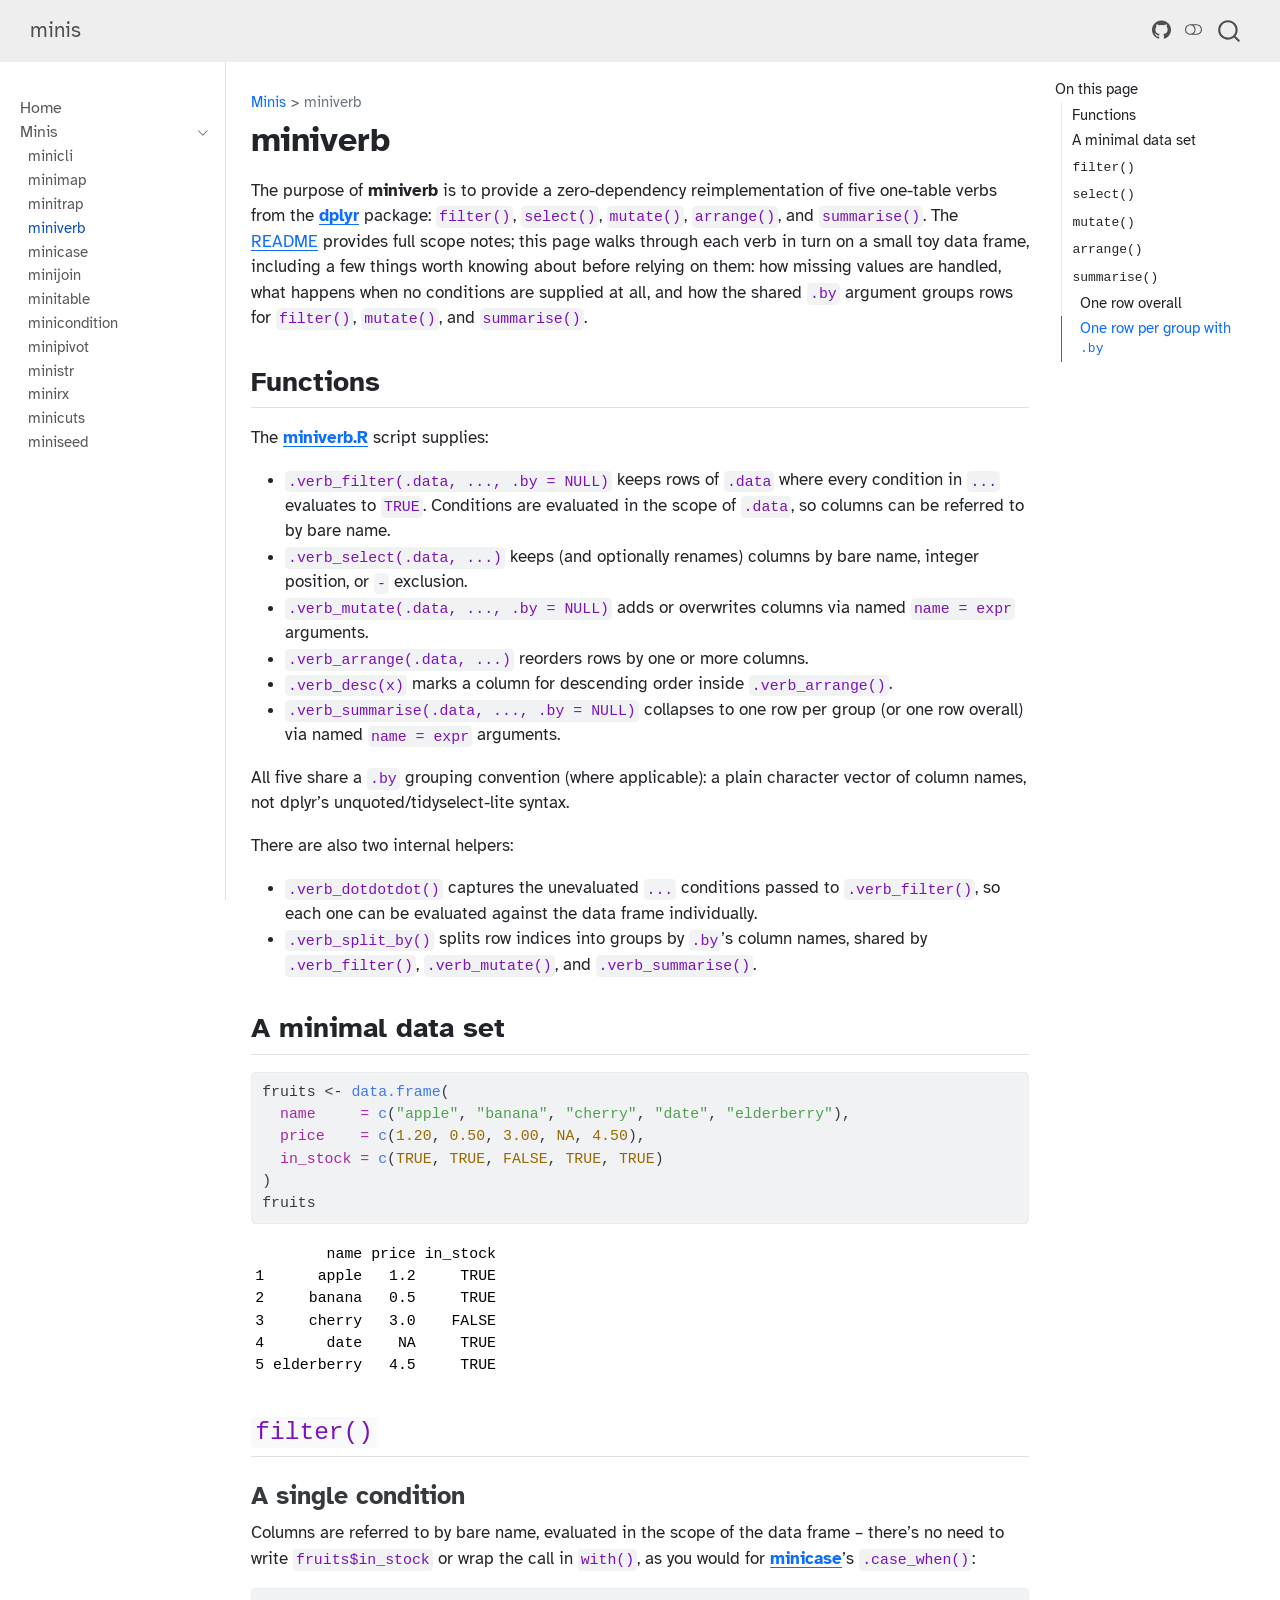
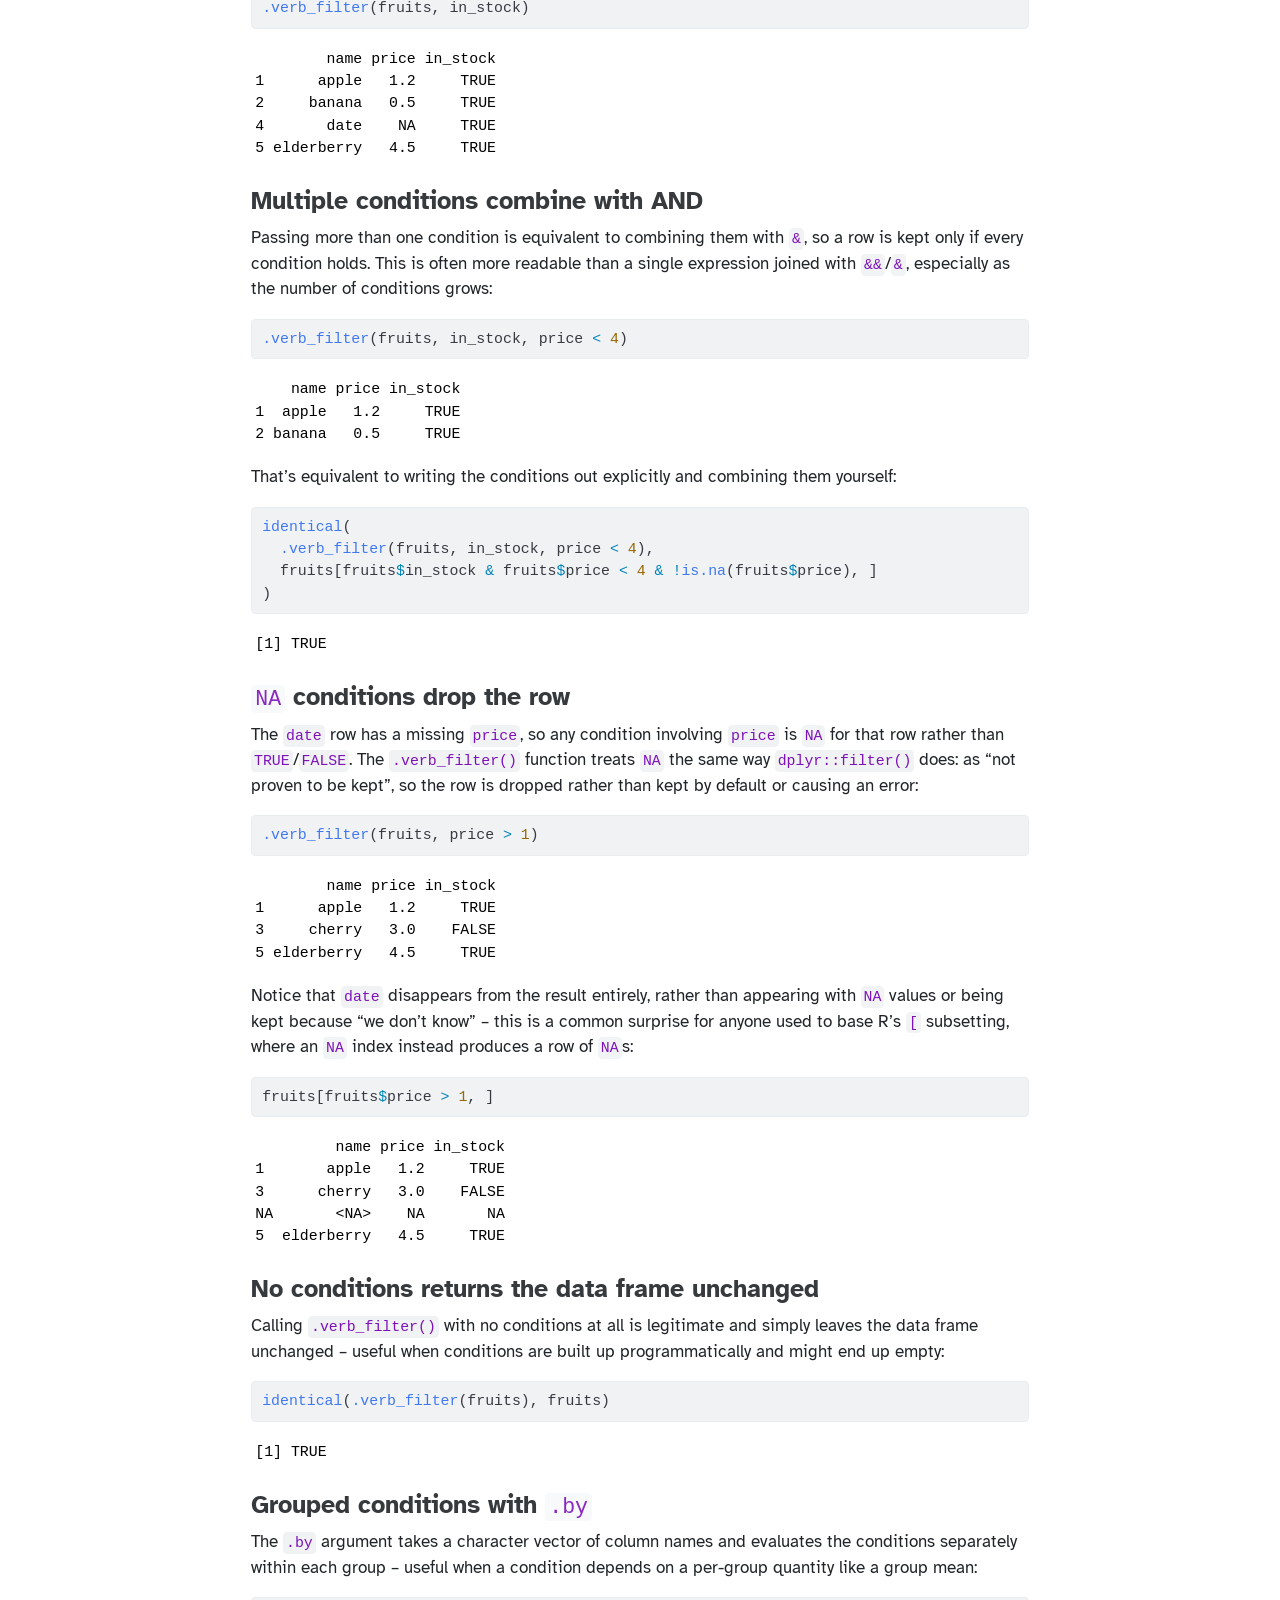
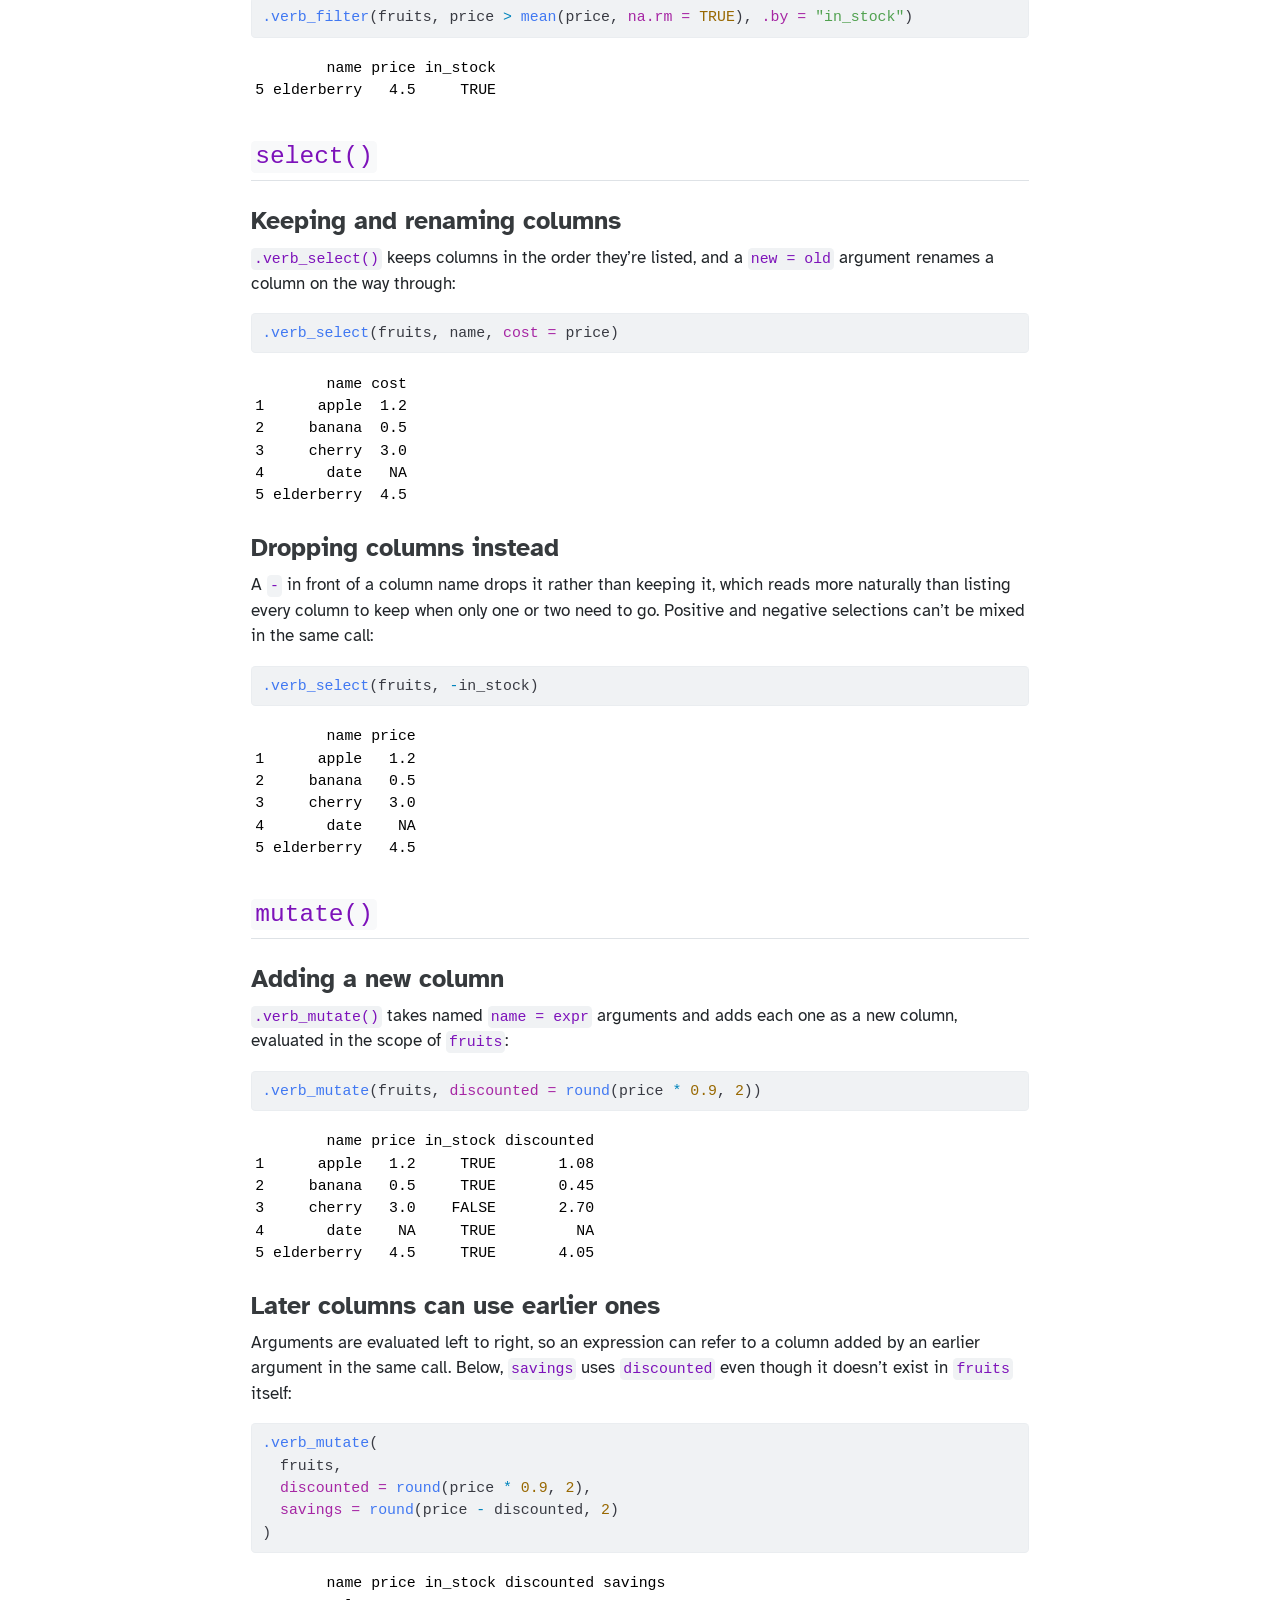
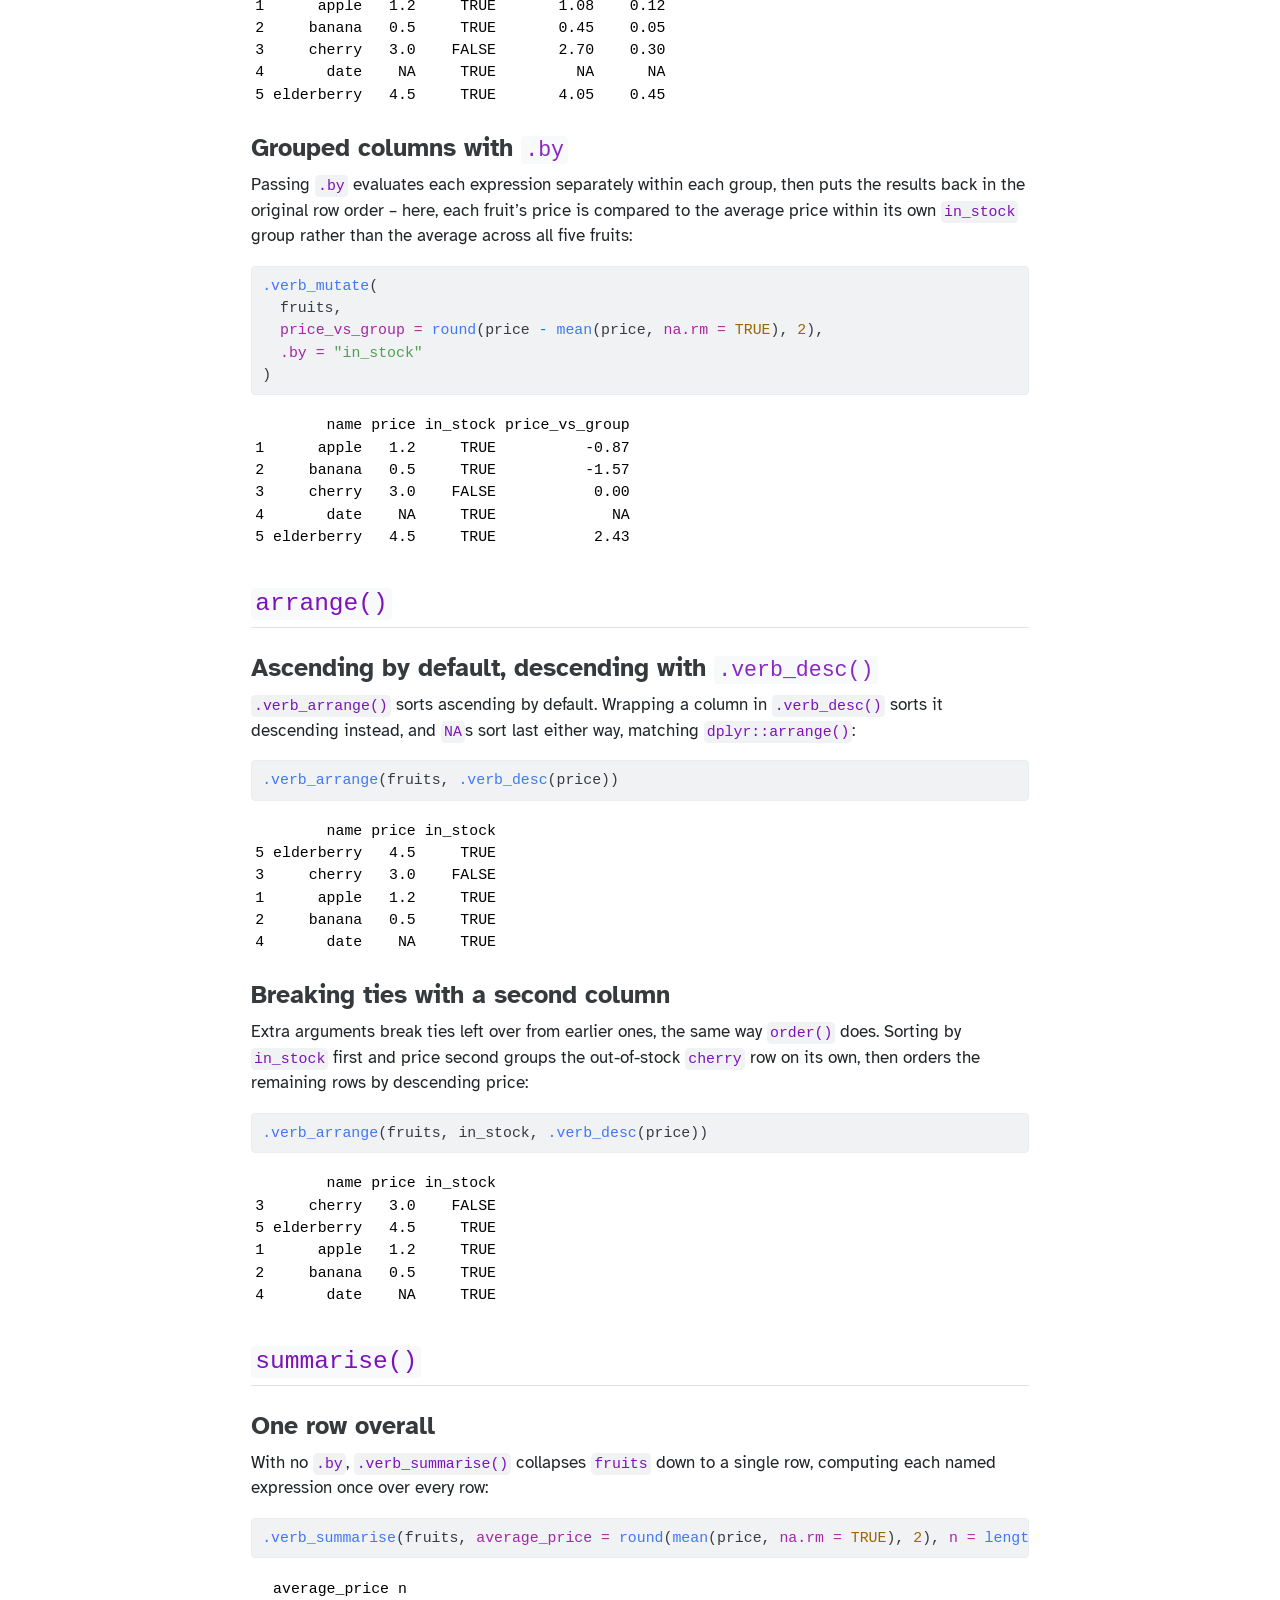
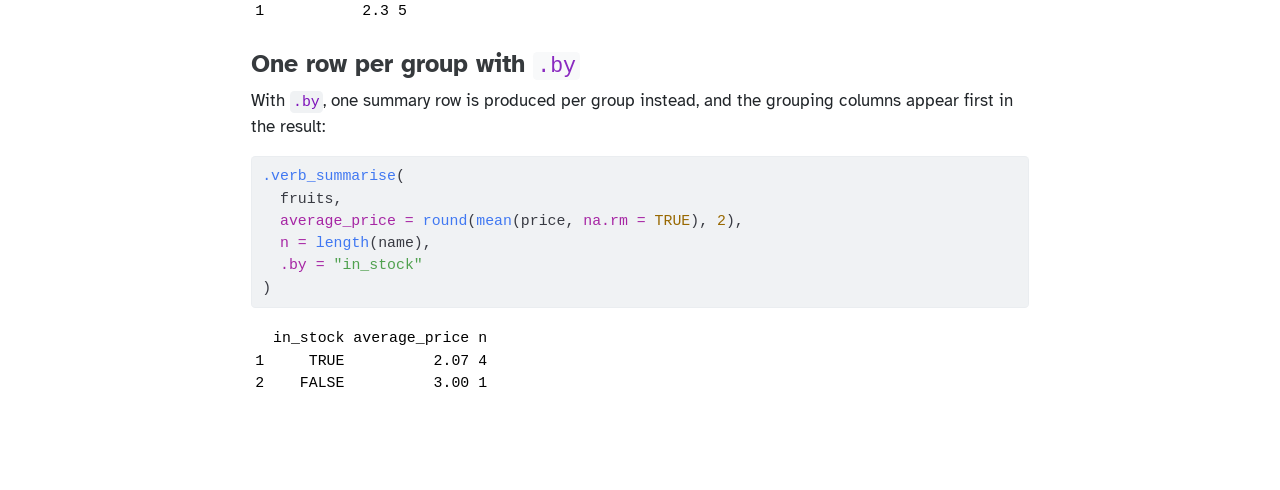
<file: miniverb/index.html>
<!DOCTYPE html>
<html xmlns="http://www.w3.org/1999/xhtml" lang="en" xml:lang="en"><head>

<meta charset="utf-8">
<meta name="generator" content="quarto-1.10.18">

<meta name="viewport" content="width=device-width, initial-scale=1.0, user-scalable=yes">


<title>miniverb – minis</title>
<style>
/* Default styles provided by pandoc.
** See https://pandoc.org/MANUAL.html#variables-for-html for config info.
*/
span.smallcaps{font-variant: small-caps;}
div.columns{display: flex; gap: 1.5em;}
div.column{flex: auto;}
@media screen {
div.columns{gap: min(4vw, 1.5em);}
div.column{overflow-x: auto;}
}
div.hanging-indent{margin-left: 1.5em; text-indent: -1.5em;}
ul.task-list{list-style: none;}
ul.task-list li input[type="checkbox"] {
  width: 0.8em;
  margin: 0 0.8em 0.2em -1em; /* quarto-specific, see https://github.com/quarto-dev/quarto-cli/issues/4556 */ 
  vertical-align: middle;
}
/* CSS for syntax highlighting */
html { -webkit-text-size-adjust: 100%; }
pre > code.sourceCode { white-space: pre; position: relative; }
pre > code.sourceCode > span { display: inline-block; line-height: 1.25; }
pre > code.sourceCode > span:empty { height: 1.2em; }
.sourceCode { overflow: visible; }
code.sourceCode > span { color: inherit; text-decoration: inherit; }
div.sourceCode { margin: 1em 0; }
pre.sourceCode { margin: 0; }
@media screen {
div.sourceCode { overflow: auto; }
}
@media print {
pre > code.sourceCode { white-space: pre-wrap; }
pre > code.sourceCode > span { text-indent: -5em; padding-left: 5em; }
}
pre.numberSource code
  { counter-reset: source-line 0; }
pre.numberSource code > span
  { position: relative; left: -4em; counter-increment: source-line; }
pre.numberSource code > span > a:first-child::before
  { content: counter(source-line);
    position: relative; left: -1em; text-align: right; vertical-align: baseline;
    border: none; display: inline-block;
    -webkit-touch-callout: none; -webkit-user-select: none;
    -khtml-user-select: none; -moz-user-select: none;
    -ms-user-select: none; user-select: none;
    padding: 0 4px; width: 4em;
  }
pre.numberSource { margin-left: 3em;  padding-left: 4px; }
div.sourceCode
  {   }
@media screen {
pre > code.sourceCode > span > a:first-child::before { text-decoration: underline; }
}
</style>


<script src="../site_libs/quarto-nav/quarto-nav.js"></script>
<script src="../site_libs/quarto-nav/headroom.min.js"></script>
<script src="../site_libs/clipboard/clipboard.min.js"></script>
<script src="../site_libs/quarto-search/autocomplete.umd.js"></script>
<script src="../site_libs/quarto-search/fuse.min.js"></script>
<script src="../site_libs/quarto-search/quarto-search.js"></script>
<meta name="quarto:offset" content="../">
<script src="../site_libs/quarto-html/quarto.js" type="module"></script>
<script src="../site_libs/quarto-html/tabsets/tabsets.js" type="module"></script>
<script src="../site_libs/quarto-html/popper.min.js"></script>
<script src="../site_libs/quarto-html/tippy.umd.min.js"></script>
<script src="../site_libs/quarto-html/anchor.min.js"></script>
<link href="../site_libs/quarto-html/tippy.css" rel="stylesheet">
<link href="../site_libs/quarto-html/quarto-syntax-highlighting-eec68b17241c1efd3eae2de50d816e3e.css" rel="stylesheet" class="quarto-color-scheme" id="quarto-text-highlighting-styles">
<link href="../site_libs/quarto-html/quarto-syntax-highlighting-dark-25dec783d6e1d11f8e0bba9e4fbb47f4.css" rel="stylesheet" class="quarto-color-scheme quarto-color-alternate" id="quarto-text-highlighting-styles">
<link href="../site_libs/quarto-html/quarto-syntax-highlighting-eec68b17241c1efd3eae2de50d816e3e.css" rel="stylesheet" class="quarto-color-scheme-extra" id="quarto-text-highlighting-styles">
<script src="../site_libs/bootstrap/bootstrap.min.js"></script>
<link href="../site_libs/bootstrap/bootstrap-icons.css" rel="stylesheet">
<link href="../site_libs/bootstrap/bootstrap-7e4e4291b2584127a858be176ebebf87.min.css" rel="stylesheet" append-hash="true" class="quarto-color-scheme" id="quarto-bootstrap" data-mode="light">
<link href="../site_libs/bootstrap/bootstrap-dark-2667db6709580a6cec7ce532cafc2aea.min.css" rel="stylesheet" append-hash="true" class="quarto-color-scheme quarto-color-alternate" id="quarto-bootstrap" data-mode="dark">
<link href="../site_libs/bootstrap/bootstrap-7e4e4291b2584127a858be176ebebf87.min.css" rel="stylesheet" append-hash="true" class="quarto-color-scheme-extra" id="quarto-bootstrap" data-mode="light">
<script id="quarto-search-options" type="application/json">{
  "location": "navbar",
  "copy-button": false,
  "collapse-after": 3,
  "panel-placement": "end",
  "type": "overlay",
  "limit": 50,
  "keyboard-shortcut": [
    "f",
    "/",
    "s"
  ],
  "show-item-context": false,
  "language": {
    "search-no-results-text": "No results",
    "search-matching-documents-text": "matching documents",
    "search-copy-link-title": "Copy link to search",
    "search-hide-matches-text": "Hide additional matches",
    "search-more-match-text": "more match in this document",
    "search-more-matches-text": "more matches in this document",
    "search-clear-button-title": "Clear",
    "search-text-placeholder": "",
    "search-detached-cancel-button-title": "Cancel",
    "search-submit-button-title": "Submit",
    "search-label": "Search"
  }
}</script>


</head>

<body class="nav-sidebar docked nav-fixed quarto-light"><script id="quarto-html-before-body" type="application/javascript">
    const toggleBodyColorMode = (bsSheetEl) => {
      const mode = bsSheetEl.getAttribute("data-mode");
      const bodyEl = window.document.querySelector("body");
      if (mode === "dark") {
        bodyEl.classList.add("quarto-dark");
        bodyEl.classList.remove("quarto-light");
      } else {
        bodyEl.classList.add("quarto-light");
        bodyEl.classList.remove("quarto-dark");
      }
    }
    const toggleBodyColorPrimary = () => {
      const bsSheetEl = window.document.querySelector("link#quarto-bootstrap:not([rel=disabled-stylesheet])");
      if (bsSheetEl) {
        toggleBodyColorMode(bsSheetEl);
      }
    }
    const setColorSchemeToggle = (alternate) => {
      const toggles = window.document.querySelectorAll('.quarto-color-scheme-toggle');
      for (let i=0; i < toggles.length; i++) {
        const toggle = toggles[i];
        if (toggle) {
          if (alternate) {
            toggle.classList.add("alternate");
          } else {
            toggle.classList.remove("alternate");
          }
        }
      }
    };
    const toggleColorMode = (alternate) => {
      // Switch the stylesheets
      const primaryStylesheets = window.document.querySelectorAll('link.quarto-color-scheme:not(.quarto-color-alternate)');
      const alternateStylesheets = window.document.querySelectorAll('link.quarto-color-scheme.quarto-color-alternate');
      manageTransitions('#quarto-margin-sidebar .nav-link', false);
      if (alternate) {
        // note: dark is layered on light, we don't disable primary!
        enableStylesheet(alternateStylesheets);
        for (const sheetNode of alternateStylesheets) {
          if (sheetNode.id === "quarto-bootstrap") {
            toggleBodyColorMode(sheetNode);
          }
        }
      } else {
        disableStylesheet(alternateStylesheets);
        enableStylesheet(primaryStylesheets)
        toggleBodyColorPrimary();
      }
      manageTransitions('#quarto-margin-sidebar .nav-link', true);
      // Switch the toggles
      setColorSchemeToggle(alternate)
      // Hack to workaround the fact that safari doesn't
      // properly recolor the scrollbar when toggling (#1455)
      if (navigator.userAgent.indexOf('Safari') > 0 && navigator.userAgent.indexOf('Chrome') == -1) {
        manageTransitions("body", false);
        window.scrollTo(0, 1);
        setTimeout(() => {
          window.scrollTo(0, 0);
          manageTransitions("body", true);
        }, 40);
      }
    }
    const disableStylesheet = (stylesheets) => {
      for (let i=0; i < stylesheets.length; i++) {
        const stylesheet = stylesheets[i];
        stylesheet.rel = 'disabled-stylesheet';
      }
    }
    const enableStylesheet = (stylesheets) => {
      for (let i=0; i < stylesheets.length; i++) {
        const stylesheet = stylesheets[i];
        if(stylesheet.rel !== 'stylesheet') { // for Chrome, which will still FOUC without this check
          stylesheet.rel = 'stylesheet';
        }
      }
    }
    const manageTransitions = (selector, allowTransitions) => {
      const els = window.document.querySelectorAll(selector);
      for (let i=0; i < els.length; i++) {
        const el = els[i];
        if (allowTransitions) {
          el.classList.remove('notransition');
        } else {
          el.classList.add('notransition');
        }
      }
    }
    const isFileUrl = () => {
      return window.location.protocol === 'file:';
    }
    const hasAlternateSentinel = () => {
      let styleSentinel = getColorSchemeSentinel();
      if (styleSentinel !== null) {
        return styleSentinel === "alternate";
      } else {
        return false;
      }
    }
    const setStyleSentinel = (alternate) => {
      const value = alternate ? "alternate" : "default";
      if (!isFileUrl()) {
        window.localStorage.setItem("quarto-color-scheme", value);
      } else {
        localAlternateSentinel = value;
      }
    }
    const getColorSchemeSentinel = () => {
      if (!isFileUrl()) {
        const storageValue = window.localStorage.getItem("quarto-color-scheme");
        return storageValue != null ? storageValue : localAlternateSentinel;
      } else {
        return localAlternateSentinel;
      }
    }
    const toggleGiscusIfUsed = (isAlternate, darkModeDefault) => {
      const baseTheme = document.querySelector('#giscus-base-theme')?.value ?? 'light';
      const alternateTheme = document.querySelector('#giscus-alt-theme')?.value ?? 'dark';
      let newTheme = '';
      if(authorPrefersDark) {
        newTheme = isAlternate ? baseTheme : alternateTheme;
      } else {
        newTheme = isAlternate ? alternateTheme : baseTheme;
      }
      const changeGiscusTheme = () => {
        // From: https://github.com/giscus/giscus/issues/336
        const sendMessage = (message) => {
          const iframe = document.querySelector('iframe.giscus-frame');
          if (!iframe) return;
          iframe.contentWindow.postMessage({ giscus: message }, 'https://giscus.app');
        }
        sendMessage({
          setConfig: {
            theme: newTheme
          }
        });
      }
      const isGiscussLoaded = window.document.querySelector('iframe.giscus-frame') !== null;
      if (isGiscussLoaded) {
        changeGiscusTheme();
      }
    };
    const authorPrefersDark = false;
    const queryPrefersDark = window.matchMedia('(prefers-color-scheme: dark)');
    const darkModeDefault = queryPrefersDark.matches;
      document.querySelector('link#quarto-text-highlighting-styles.quarto-color-scheme-extra').rel = 'disabled-stylesheet';
      document.querySelector('link#quarto-bootstrap.quarto-color-scheme-extra').rel = 'disabled-stylesheet';
    let localAlternateSentinel = darkModeDefault ? 'alternate' : 'default';
    // Dark / light mode switch
    window.quartoToggleColorScheme = () => {
      // Read the current dark / light value
      let toAlternate = !hasAlternateSentinel();
      toggleColorMode(toAlternate);
      setStyleSentinel(toAlternate);
      toggleGiscusIfUsed(toAlternate, darkModeDefault);
      window.dispatchEvent(new Event('resize'));
    };
    queryPrefersDark.addEventListener("change", e => {
      if(window.localStorage.getItem("quarto-color-scheme") !== null)
        return;
      const alternate = e.matches
      toggleColorMode(alternate);
      localAlternateSentinel = e.matches ? 'alternate' : 'default'; // this is used alongside local storage!
      toggleGiscusIfUsed(alternate, darkModeDefault);
    });
    // Switch to dark mode if need be
    if (hasAlternateSentinel()) {
      toggleColorMode(true);
    } else {
      toggleColorMode(false);
    }
  </script>

<div id="quarto-search-results"></div>
  <header id="quarto-header" class="headroom fixed-top">
    <nav class="navbar navbar-expand-lg " data-bs-theme="dark">
      <div class="navbar-container container-fluid">
      <div class="navbar-brand-container mx-auto">
    <a class="navbar-brand" href="../index.html">
    <span class="navbar-title">minis</span>
    </a>
  </div>
            <div id="quarto-search" class="" title="Search"></div>
          <button class="navbar-toggler" type="button" data-bs-toggle="collapse" data-bs-target="#navbarCollapse" aria-controls="navbarCollapse" role="menu" aria-expanded="false" aria-label="Toggle navigation" onclick="if (window.quartoToggleHeadroom) { window.quartoToggleHeadroom(); }">
  <span class="navbar-toggler-icon"></span>
</button>
          <div class="collapse navbar-collapse" id="navbarCollapse">
            <ul class="navbar-nav navbar-nav-scroll ms-auto">
  <li class="nav-item compact">
    <a class="nav-link" href="https://github.com/djnavarro/minis"> <i class="bi bi-github" role="img">
</i> 
<span class="menu-text"></span></a>
  </li>  
</ul>
          </div> <!-- /navcollapse -->
            <div class="quarto-navbar-tools">
  <a href="" class="quarto-color-scheme-toggle quarto-navigation-tool  px-1" onclick="window.quartoToggleColorScheme(); return false;" title="Toggle dark mode"><i class="bi"></i></a>
</div>
      </div> <!-- /container-fluid -->
    </nav>
  <nav class="quarto-secondary-nav">
    <div class="container-fluid d-flex">
      <button type="button" class="quarto-btn-toggle btn" data-bs-toggle="collapse" role="button" data-bs-target=".quarto-sidebar-collapse-item" aria-controls="quarto-sidebar" aria-expanded="false" aria-label="Toggle sidebar navigation" onclick="if (window.quartoToggleHeadroom) { window.quartoToggleHeadroom(); }">
        <i class="bi bi-layout-text-sidebar-reverse"></i>
      </button>
        <nav class="quarto-page-breadcrumbs" aria-label="breadcrumb"><ol class="breadcrumb"><li class="breadcrumb-item"><a href="../minicli/index.html">Minis</a></li><li class="breadcrumb-item"><a href="../miniverb/index.html">miniverb</a></li></ol></nav>
        <a class="flex-grow-1" role="navigation" data-bs-toggle="collapse" data-bs-target=".quarto-sidebar-collapse-item" aria-controls="quarto-sidebar" aria-expanded="false" aria-label="Toggle sidebar navigation" onclick="if (window.quartoToggleHeadroom) { window.quartoToggleHeadroom(); }">      
        </a>
    </div>
  </nav>
</header>
<!-- content -->
<div id="quarto-content" class="quarto-container page-columns page-rows-contents page-layout-article page-navbar">
<!-- sidebar -->
  <nav id="quarto-sidebar" class="sidebar collapse collapse-horizontal quarto-sidebar-collapse-item sidebar-navigation docked overflow-auto">
    <div class="sidebar-menu-container"> 
    <ul class="list-unstyled mt-1">
        <li class="sidebar-item">
  <div class="sidebar-item-container"> 
  <a href="../index.html" class="sidebar-item-text sidebar-link">
 <span class="menu-text">Home</span></a>
  </div>
</li>
        <li class="sidebar-item sidebar-item-section">
      <div class="sidebar-item-container"> 
            <a class="sidebar-item-text sidebar-link text-start" data-bs-toggle="collapse" data-bs-target="#quarto-sidebar-section-1" role="navigation" aria-expanded="true">
 <span class="menu-text">Minis</span></a>
          <a class="sidebar-item-toggle text-start" data-bs-toggle="collapse" data-bs-target="#quarto-sidebar-section-1" role="navigation" aria-expanded="true" aria-label="Toggle section">
            <i class="bi bi-chevron-right ms-2"></i>
          </a> 
      </div>
      <ul id="quarto-sidebar-section-1" class="collapse list-unstyled sidebar-section depth1 show">  
          <li class="sidebar-item">
  <div class="sidebar-item-container"> 
  <a href="../minicli/index.html" class="sidebar-item-text sidebar-link">
 <span class="menu-text">minicli</span></a>
  </div>
</li>
          <li class="sidebar-item">
  <div class="sidebar-item-container"> 
  <a href="../minimap/index.html" class="sidebar-item-text sidebar-link">
 <span class="menu-text">minimap</span></a>
  </div>
</li>
          <li class="sidebar-item">
  <div class="sidebar-item-container"> 
  <a href="../minitrap/index.html" class="sidebar-item-text sidebar-link">
 <span class="menu-text">minitrap</span></a>
  </div>
</li>
          <li class="sidebar-item">
  <div class="sidebar-item-container"> 
  <a href="../miniverb/index.html" class="sidebar-item-text sidebar-link active">
 <span class="menu-text">miniverb</span></a>
  </div>
</li>
          <li class="sidebar-item">
  <div class="sidebar-item-container"> 
  <a href="../minicase/index.html" class="sidebar-item-text sidebar-link">
 <span class="menu-text">minicase</span></a>
  </div>
</li>
          <li class="sidebar-item">
  <div class="sidebar-item-container"> 
  <a href="../minijoin/index.html" class="sidebar-item-text sidebar-link">
 <span class="menu-text">minijoin</span></a>
  </div>
</li>
          <li class="sidebar-item">
  <div class="sidebar-item-container"> 
  <a href="../minitable/index.html" class="sidebar-item-text sidebar-link">
 <span class="menu-text">minitable</span></a>
  </div>
</li>
          <li class="sidebar-item">
  <div class="sidebar-item-container"> 
  <a href="../minicondition/index.html" class="sidebar-item-text sidebar-link">
 <span class="menu-text">minicondition</span></a>
  </div>
</li>
          <li class="sidebar-item">
  <div class="sidebar-item-container"> 
  <a href="../minipivot/index.html" class="sidebar-item-text sidebar-link">
 <span class="menu-text">minipivot</span></a>
  </div>
</li>
          <li class="sidebar-item">
  <div class="sidebar-item-container"> 
  <a href="../ministr/index.html" class="sidebar-item-text sidebar-link">
 <span class="menu-text">ministr</span></a>
  </div>
</li>
          <li class="sidebar-item">
  <div class="sidebar-item-container"> 
  <a href="../minirx/index.html" class="sidebar-item-text sidebar-link">
 <span class="menu-text">minirx</span></a>
  </div>
</li>
          <li class="sidebar-item">
  <div class="sidebar-item-container"> 
  <a href="../minicuts/index.html" class="sidebar-item-text sidebar-link">
 <span class="menu-text">minicuts</span></a>
  </div>
</li>
          <li class="sidebar-item">
  <div class="sidebar-item-container"> 
  <a href="../miniseed/index.html" class="sidebar-item-text sidebar-link">
 <span class="menu-text">miniseed</span></a>
  </div>
</li>
      </ul>
  </li>
    </ul>
    </div>
</nav>
<div id="quarto-sidebar-glass" class="quarto-sidebar-collapse-item" data-bs-toggle="collapse" data-bs-target=".quarto-sidebar-collapse-item"></div>
<!-- margin-sidebar -->
    <div id="quarto-margin-sidebar" class="sidebar margin-sidebar">
        <nav id="TOC" role="doc-toc" class="toc-active">
    <h2 id="toc-title">On this page</h2>
   
  <ul>
  <li><a href="#functions" id="toc-functions" class="nav-link active" data-scroll-target="#functions">Functions</a></li>
  <li><a href="#a-minimal-data-set" id="toc-a-minimal-data-set" class="nav-link" data-scroll-target="#a-minimal-data-set">A minimal data set</a></li>
  <li><a href="#filter" id="toc-filter" class="nav-link" data-scroll-target="#filter"><code>filter()</code></a>
  <ul class="collapse">
  <li><a href="#a-single-condition" id="toc-a-single-condition" class="nav-link" data-scroll-target="#a-single-condition">A single condition</a></li>
  <li><a href="#multiple-conditions-combine-with-and" id="toc-multiple-conditions-combine-with-and" class="nav-link" data-scroll-target="#multiple-conditions-combine-with-and">Multiple conditions combine with AND</a></li>
  <li><a href="#na-conditions-drop-the-row" id="toc-na-conditions-drop-the-row" class="nav-link" data-scroll-target="#na-conditions-drop-the-row"><code>NA</code> conditions drop the row</a></li>
  <li><a href="#no-conditions-returns-the-data-frame-unchanged" id="toc-no-conditions-returns-the-data-frame-unchanged" class="nav-link" data-scroll-target="#no-conditions-returns-the-data-frame-unchanged">No conditions returns the data frame unchanged</a></li>
  <li><a href="#grouped-conditions-with-.by" id="toc-grouped-conditions-with-.by" class="nav-link" data-scroll-target="#grouped-conditions-with-.by">Grouped conditions with <code>.by</code></a></li>
  </ul></li>
  <li><a href="#select" id="toc-select" class="nav-link" data-scroll-target="#select"><code>select()</code></a>
  <ul class="collapse">
  <li><a href="#keeping-and-renaming-columns" id="toc-keeping-and-renaming-columns" class="nav-link" data-scroll-target="#keeping-and-renaming-columns">Keeping and renaming columns</a></li>
  <li><a href="#dropping-columns-instead" id="toc-dropping-columns-instead" class="nav-link" data-scroll-target="#dropping-columns-instead">Dropping columns instead</a></li>
  </ul></li>
  <li><a href="#mutate" id="toc-mutate" class="nav-link" data-scroll-target="#mutate"><code>mutate()</code></a>
  <ul class="collapse">
  <li><a href="#adding-a-new-column" id="toc-adding-a-new-column" class="nav-link" data-scroll-target="#adding-a-new-column">Adding a new column</a></li>
  <li><a href="#later-columns-can-use-earlier-ones" id="toc-later-columns-can-use-earlier-ones" class="nav-link" data-scroll-target="#later-columns-can-use-earlier-ones">Later columns can use earlier ones</a></li>
  <li><a href="#grouped-columns-with-.by" id="toc-grouped-columns-with-.by" class="nav-link" data-scroll-target="#grouped-columns-with-.by">Grouped columns with <code>.by</code></a></li>
  </ul></li>
  <li><a href="#arrange" id="toc-arrange" class="nav-link" data-scroll-target="#arrange"><code>arrange()</code></a>
  <ul class="collapse">
  <li><a href="#ascending-by-default-descending-with-.verb_desc" id="toc-ascending-by-default-descending-with-.verb_desc" class="nav-link" data-scroll-target="#ascending-by-default-descending-with-.verb_desc">Ascending by default, descending with <code>.verb_desc()</code></a></li>
  <li><a href="#breaking-ties-with-a-second-column" id="toc-breaking-ties-with-a-second-column" class="nav-link" data-scroll-target="#breaking-ties-with-a-second-column">Breaking ties with a second column</a></li>
  </ul></li>
  <li><a href="#summarise" id="toc-summarise" class="nav-link" data-scroll-target="#summarise"><code>summarise()</code></a>
  <ul class="collapse">
  <li><a href="#one-row-overall" id="toc-one-row-overall" class="nav-link" data-scroll-target="#one-row-overall">One row overall</a></li>
  <li><a href="#one-row-per-group-with-.by" id="toc-one-row-per-group-with-.by" class="nav-link" data-scroll-target="#one-row-per-group-with-.by">One row per group with <code>.by</code></a></li>
  </ul></li>
  </ul>
</nav>
    </div>
<!-- main -->
<main class="content" id="quarto-document-content">


<header id="title-block-header" class="quarto-title-block default"><nav class="quarto-page-breadcrumbs quarto-title-breadcrumbs d-none d-lg-block" aria-label="breadcrumb"><ol class="breadcrumb"><li class="breadcrumb-item"><a href="../minicli/index.html">Minis</a></li><li class="breadcrumb-item"><a href="../miniverb/index.html">miniverb</a></li></ol></nav>
<div class="quarto-title">
<h1 class="title">miniverb</h1>
</div>



<div class="quarto-title-meta">

    
  
    
  </div>
  


</header>


<p>The purpose of <strong>miniverb</strong> is to provide a zero-dependency reimplementation of five one-table verbs from the <a href="https://dplyr.tidyverse.org/"><strong>dplyr</strong></a> package: <code>filter()</code>, <code>select()</code>, <code>mutate()</code>, <code>arrange()</code>, and <code>summarise()</code>. The <a href="https://github.com/djnavarro/minis/tree/main/miniverb">README</a> provides full scope notes; this page walks through each verb in turn on a small toy data frame, including a few things worth knowing about before relying on them: how missing values are handled, what happens when no conditions are supplied at all, and how the shared <code>.by</code> argument groups rows for <code>filter()</code>, <code>mutate()</code>, and <code>summarise()</code>.</p>
<section id="functions" class="level2">
<h2 class="anchored" data-anchor-id="functions">Functions</h2>
<p>The <a href="https://github.com/djnavarro/minis/blob/main/miniverb/miniverb.R"><strong>miniverb.R</strong></a> script supplies:</p>
<ul>
<li><code>.verb_filter(.data, ..., .by = NULL)</code> keeps rows of <code>.data</code> where every condition in <code>...</code> evaluates to <code>TRUE</code>. Conditions are evaluated in the scope of <code>.data</code>, so columns can be referred to by bare name.</li>
<li><code>.verb_select(.data, ...)</code> keeps (and optionally renames) columns by bare name, integer position, or <code>-</code> exclusion.</li>
<li><code>.verb_mutate(.data, ..., .by = NULL)</code> adds or overwrites columns via named <code>name = expr</code> arguments.</li>
<li><code>.verb_arrange(.data, ...)</code> reorders rows by one or more columns.</li>
<li><code>.verb_desc(x)</code> marks a column for descending order inside <code>.verb_arrange()</code>.</li>
<li><code>.verb_summarise(.data, ..., .by = NULL)</code> collapses to one row per group (or one row overall) via named <code>name = expr</code> arguments.</li>
</ul>
<p>All five share a <code>.by</code> grouping convention (where applicable): a plain character vector of column names, not dplyr’s unquoted/tidyselect-lite syntax.</p>
<p>There are also two internal helpers:</p>
<ul>
<li><code>.verb_dotdotdot()</code> captures the unevaluated <code>...</code> conditions passed to <code>.verb_filter()</code>, so each one can be evaluated against the data frame individually.</li>
<li><code>.verb_split_by()</code> splits row indices into groups by <code>.by</code>’s column names, shared by <code>.verb_filter()</code>, <code>.verb_mutate()</code>, and <code>.verb_summarise()</code>.</li>
</ul>
</section>
<section id="a-minimal-data-set" class="level2">
<h2 class="anchored" data-anchor-id="a-minimal-data-set">A minimal data set</h2>
<div class="cell">
<div class="code-copy-outer-scaffold"><div class="sourceCode cell-code" id="cb1"><pre class="sourceCode r code-with-copy"><code class="sourceCode r"><span id="cb1-1"><a href="#cb1-1" aria-hidden="true" tabindex="-1"></a>fruits <span class="ot">&lt;-</span> <span class="fu">data.frame</span>(</span>
<span id="cb1-2"><a href="#cb1-2" aria-hidden="true" tabindex="-1"></a>  <span class="at">name     =</span> <span class="fu">c</span>(<span class="st">"apple"</span>, <span class="st">"banana"</span>, <span class="st">"cherry"</span>, <span class="st">"date"</span>, <span class="st">"elderberry"</span>),</span>
<span id="cb1-3"><a href="#cb1-3" aria-hidden="true" tabindex="-1"></a>  <span class="at">price    =</span> <span class="fu">c</span>(<span class="fl">1.20</span>, <span class="fl">0.50</span>, <span class="fl">3.00</span>, <span class="cn">NA</span>, <span class="fl">4.50</span>),</span>
<span id="cb1-4"><a href="#cb1-4" aria-hidden="true" tabindex="-1"></a>  <span class="at">in_stock =</span> <span class="fu">c</span>(<span class="cn">TRUE</span>, <span class="cn">TRUE</span>, <span class="cn">FALSE</span>, <span class="cn">TRUE</span>, <span class="cn">TRUE</span>)</span>
<span id="cb1-5"><a href="#cb1-5" aria-hidden="true" tabindex="-1"></a>)</span>
<span id="cb1-6"><a href="#cb1-6" aria-hidden="true" tabindex="-1"></a>fruits</span></code></pre></div><button title="Copy to Clipboard" class="code-copy-button"><i class="bi"></i></button></div>
<div class="cell-output cell-output-stdout">
<pre><code>        name price in_stock
1      apple   1.2     TRUE
2     banana   0.5     TRUE
3     cherry   3.0    FALSE
4       date    NA     TRUE
5 elderberry   4.5     TRUE</code></pre>
</div>
</div>
</section>
<section id="filter" class="level2">
<h2 class="anchored" data-anchor-id="filter"><code>filter()</code></h2>
<section id="a-single-condition" class="level3">
<h3 class="anchored" data-anchor-id="a-single-condition">A single condition</h3>
<p>Columns are referred to by bare name, evaluated in the scope of the data frame – there’s no need to write <code>fruits$in_stock</code> or wrap the call in <code>with()</code>, as you would for <a href="../minicase/"><strong>minicase</strong></a>’s <code>.case_when()</code>:</p>
<div class="cell">
<div class="code-copy-outer-scaffold"><div class="sourceCode cell-code" id="cb3"><pre class="sourceCode r code-with-copy"><code class="sourceCode r"><span id="cb3-1"><a href="#cb3-1" aria-hidden="true" tabindex="-1"></a><span class="fu">.verb_filter</span>(fruits, in_stock)</span></code></pre></div><button title="Copy to Clipboard" class="code-copy-button"><i class="bi"></i></button></div>
<div class="cell-output cell-output-stdout">
<pre><code>        name price in_stock
1      apple   1.2     TRUE
2     banana   0.5     TRUE
4       date    NA     TRUE
5 elderberry   4.5     TRUE</code></pre>
</div>
</div>
</section>
<section id="multiple-conditions-combine-with-and" class="level3">
<h3 class="anchored" data-anchor-id="multiple-conditions-combine-with-and">Multiple conditions combine with AND</h3>
<p>Passing more than one condition is equivalent to combining them with <code>&amp;</code>, so a row is kept only if every condition holds. This is often more readable than a single expression joined with <code>&amp;&amp;</code>/<code>&amp;</code>, especially as the number of conditions grows:</p>
<div class="cell">
<div class="code-copy-outer-scaffold"><div class="sourceCode cell-code" id="cb5"><pre class="sourceCode r code-with-copy"><code class="sourceCode r"><span id="cb5-1"><a href="#cb5-1" aria-hidden="true" tabindex="-1"></a><span class="fu">.verb_filter</span>(fruits, in_stock, price <span class="sc">&lt;</span> <span class="dv">4</span>)</span></code></pre></div><button title="Copy to Clipboard" class="code-copy-button"><i class="bi"></i></button></div>
<div class="cell-output cell-output-stdout">
<pre><code>    name price in_stock
1  apple   1.2     TRUE
2 banana   0.5     TRUE</code></pre>
</div>
</div>
<p>That’s equivalent to writing the conditions out explicitly and combining them yourself:</p>
<div class="cell">
<div class="code-copy-outer-scaffold"><div class="sourceCode cell-code" id="cb7"><pre class="sourceCode r code-with-copy"><code class="sourceCode r"><span id="cb7-1"><a href="#cb7-1" aria-hidden="true" tabindex="-1"></a><span class="fu">identical</span>(</span>
<span id="cb7-2"><a href="#cb7-2" aria-hidden="true" tabindex="-1"></a>  <span class="fu">.verb_filter</span>(fruits, in_stock, price <span class="sc">&lt;</span> <span class="dv">4</span>),</span>
<span id="cb7-3"><a href="#cb7-3" aria-hidden="true" tabindex="-1"></a>  fruits[fruits<span class="sc">$</span>in_stock <span class="sc">&amp;</span> fruits<span class="sc">$</span>price <span class="sc">&lt;</span> <span class="dv">4</span> <span class="sc">&amp;</span> <span class="sc">!</span><span class="fu">is.na</span>(fruits<span class="sc">$</span>price), ]</span>
<span id="cb7-4"><a href="#cb7-4" aria-hidden="true" tabindex="-1"></a>)</span></code></pre></div><button title="Copy to Clipboard" class="code-copy-button"><i class="bi"></i></button></div>
<div class="cell-output cell-output-stdout">
<pre><code>[1] TRUE</code></pre>
</div>
</div>
</section>
<section id="na-conditions-drop-the-row" class="level3">
<h3 class="anchored" data-anchor-id="na-conditions-drop-the-row"><code>NA</code> conditions drop the row</h3>
<p>The <code>date</code> row has a missing <code>price</code>, so any condition involving <code>price</code> is <code>NA</code> for that row rather than <code>TRUE</code>/<code>FALSE</code>. The <code>.verb_filter()</code> function treats <code>NA</code> the same way <code>dplyr::filter()</code> does: as “not proven to be kept”, so the row is dropped rather than kept by default or causing an error:</p>
<div class="cell">
<div class="code-copy-outer-scaffold"><div class="sourceCode cell-code" id="cb9"><pre class="sourceCode r code-with-copy"><code class="sourceCode r"><span id="cb9-1"><a href="#cb9-1" aria-hidden="true" tabindex="-1"></a><span class="fu">.verb_filter</span>(fruits, price <span class="sc">&gt;</span> <span class="dv">1</span>)</span></code></pre></div><button title="Copy to Clipboard" class="code-copy-button"><i class="bi"></i></button></div>
<div class="cell-output cell-output-stdout">
<pre><code>        name price in_stock
1      apple   1.2     TRUE
3     cherry   3.0    FALSE
5 elderberry   4.5     TRUE</code></pre>
</div>
</div>
<p>Notice that <code>date</code> disappears from the result entirely, rather than appearing with <code>NA</code> values or being kept because “we don’t know” – this is a common surprise for anyone used to base R’s <code>[</code> subsetting, where an <code>NA</code> index instead produces a row of <code>NA</code>s:</p>
<div class="cell">
<div class="code-copy-outer-scaffold"><div class="sourceCode cell-code" id="cb11"><pre class="sourceCode r code-with-copy"><code class="sourceCode r"><span id="cb11-1"><a href="#cb11-1" aria-hidden="true" tabindex="-1"></a>fruits[fruits<span class="sc">$</span>price <span class="sc">&gt;</span> <span class="dv">1</span>, ]</span></code></pre></div><button title="Copy to Clipboard" class="code-copy-button"><i class="bi"></i></button></div>
<div class="cell-output cell-output-stdout">
<pre><code>         name price in_stock
1       apple   1.2     TRUE
3      cherry   3.0    FALSE
NA       &lt;NA&gt;    NA       NA
5  elderberry   4.5     TRUE</code></pre>
</div>
</div>
</section>
<section id="no-conditions-returns-the-data-frame-unchanged" class="level3">
<h3 class="anchored" data-anchor-id="no-conditions-returns-the-data-frame-unchanged">No conditions returns the data frame unchanged</h3>
<p>Calling <code>.verb_filter()</code> with no conditions at all is legitimate and simply leaves the data frame unchanged – useful when conditions are built up programmatically and might end up empty:</p>
<div class="cell">
<div class="code-copy-outer-scaffold"><div class="sourceCode cell-code" id="cb13"><pre class="sourceCode r code-with-copy"><code class="sourceCode r"><span id="cb13-1"><a href="#cb13-1" aria-hidden="true" tabindex="-1"></a><span class="fu">identical</span>(<span class="fu">.verb_filter</span>(fruits), fruits)</span></code></pre></div><button title="Copy to Clipboard" class="code-copy-button"><i class="bi"></i></button></div>
<div class="cell-output cell-output-stdout">
<pre><code>[1] TRUE</code></pre>
</div>
</div>
</section>
<section id="grouped-conditions-with-.by" class="level3">
<h3 class="anchored" data-anchor-id="grouped-conditions-with-.by">Grouped conditions with <code>.by</code></h3>
<p>The <code>.by</code> argument takes a character vector of column names and evaluates the conditions separately within each group – useful when a condition depends on a per-group quantity like a group mean:</p>
<div class="cell">
<div class="code-copy-outer-scaffold"><div class="sourceCode cell-code" id="cb15"><pre class="sourceCode r code-with-copy"><code class="sourceCode r"><span id="cb15-1"><a href="#cb15-1" aria-hidden="true" tabindex="-1"></a><span class="fu">.verb_filter</span>(fruits, price <span class="sc">&gt;</span> <span class="fu">mean</span>(price, <span class="at">na.rm =</span> <span class="cn">TRUE</span>), <span class="at">.by =</span> <span class="st">"in_stock"</span>)</span></code></pre></div><button title="Copy to Clipboard" class="code-copy-button"><i class="bi"></i></button></div>
<div class="cell-output cell-output-stdout">
<pre><code>        name price in_stock
5 elderberry   4.5     TRUE</code></pre>
</div>
</div>
</section>
</section>
<section id="select" class="level2">
<h2 class="anchored" data-anchor-id="select"><code>select()</code></h2>
<section id="keeping-and-renaming-columns" class="level3">
<h3 class="anchored" data-anchor-id="keeping-and-renaming-columns">Keeping and renaming columns</h3>
<p><code>.verb_select()</code> keeps columns in the order they’re listed, and a <code>new = old</code> argument renames a column on the way through:</p>
<div class="cell">
<div class="code-copy-outer-scaffold"><div class="sourceCode cell-code" id="cb17"><pre class="sourceCode r code-with-copy"><code class="sourceCode r"><span id="cb17-1"><a href="#cb17-1" aria-hidden="true" tabindex="-1"></a><span class="fu">.verb_select</span>(fruits, name, <span class="at">cost =</span> price)</span></code></pre></div><button title="Copy to Clipboard" class="code-copy-button"><i class="bi"></i></button></div>
<div class="cell-output cell-output-stdout">
<pre><code>        name cost
1      apple  1.2
2     banana  0.5
3     cherry  3.0
4       date   NA
5 elderberry  4.5</code></pre>
</div>
</div>
</section>
<section id="dropping-columns-instead" class="level3">
<h3 class="anchored" data-anchor-id="dropping-columns-instead">Dropping columns instead</h3>
<p>A <code>-</code> in front of a column name drops it rather than keeping it, which reads more naturally than listing every column to keep when only one or two need to go. Positive and negative selections can’t be mixed in the same call:</p>
<div class="cell">
<div class="code-copy-outer-scaffold"><div class="sourceCode cell-code" id="cb19"><pre class="sourceCode r code-with-copy"><code class="sourceCode r"><span id="cb19-1"><a href="#cb19-1" aria-hidden="true" tabindex="-1"></a><span class="fu">.verb_select</span>(fruits, <span class="sc">-</span>in_stock)</span></code></pre></div><button title="Copy to Clipboard" class="code-copy-button"><i class="bi"></i></button></div>
<div class="cell-output cell-output-stdout">
<pre><code>        name price
1      apple   1.2
2     banana   0.5
3     cherry   3.0
4       date    NA
5 elderberry   4.5</code></pre>
</div>
</div>
</section>
</section>
<section id="mutate" class="level2">
<h2 class="anchored" data-anchor-id="mutate"><code>mutate()</code></h2>
<section id="adding-a-new-column" class="level3">
<h3 class="anchored" data-anchor-id="adding-a-new-column">Adding a new column</h3>
<p><code>.verb_mutate()</code> takes named <code>name = expr</code> arguments and adds each one as a new column, evaluated in the scope of <code>fruits</code>:</p>
<div class="cell">
<div class="code-copy-outer-scaffold"><div class="sourceCode cell-code" id="cb21"><pre class="sourceCode r code-with-copy"><code class="sourceCode r"><span id="cb21-1"><a href="#cb21-1" aria-hidden="true" tabindex="-1"></a><span class="fu">.verb_mutate</span>(fruits, <span class="at">discounted =</span> <span class="fu">round</span>(price <span class="sc">*</span> <span class="fl">0.9</span>, <span class="dv">2</span>))</span></code></pre></div><button title="Copy to Clipboard" class="code-copy-button"><i class="bi"></i></button></div>
<div class="cell-output cell-output-stdout">
<pre><code>        name price in_stock discounted
1      apple   1.2     TRUE       1.08
2     banana   0.5     TRUE       0.45
3     cherry   3.0    FALSE       2.70
4       date    NA     TRUE         NA
5 elderberry   4.5     TRUE       4.05</code></pre>
</div>
</div>
</section>
<section id="later-columns-can-use-earlier-ones" class="level3">
<h3 class="anchored" data-anchor-id="later-columns-can-use-earlier-ones">Later columns can use earlier ones</h3>
<p>Arguments are evaluated left to right, so an expression can refer to a column added by an earlier argument in the same call. Below, <code>savings</code> uses <code>discounted</code> even though it doesn’t exist in <code>fruits</code> itself:</p>
<div class="cell">
<div class="code-copy-outer-scaffold"><div class="sourceCode cell-code" id="cb23"><pre class="sourceCode r code-with-copy"><code class="sourceCode r"><span id="cb23-1"><a href="#cb23-1" aria-hidden="true" tabindex="-1"></a><span class="fu">.verb_mutate</span>(</span>
<span id="cb23-2"><a href="#cb23-2" aria-hidden="true" tabindex="-1"></a>  fruits,</span>
<span id="cb23-3"><a href="#cb23-3" aria-hidden="true" tabindex="-1"></a>  <span class="at">discounted =</span> <span class="fu">round</span>(price <span class="sc">*</span> <span class="fl">0.9</span>, <span class="dv">2</span>),</span>
<span id="cb23-4"><a href="#cb23-4" aria-hidden="true" tabindex="-1"></a>  <span class="at">savings =</span> <span class="fu">round</span>(price <span class="sc">-</span> discounted, <span class="dv">2</span>)</span>
<span id="cb23-5"><a href="#cb23-5" aria-hidden="true" tabindex="-1"></a>)</span></code></pre></div><button title="Copy to Clipboard" class="code-copy-button"><i class="bi"></i></button></div>
<div class="cell-output cell-output-stdout">
<pre><code>        name price in_stock discounted savings
1      apple   1.2     TRUE       1.08    0.12
2     banana   0.5     TRUE       0.45    0.05
3     cherry   3.0    FALSE       2.70    0.30
4       date    NA     TRUE         NA      NA
5 elderberry   4.5     TRUE       4.05    0.45</code></pre>
</div>
</div>
</section>
<section id="grouped-columns-with-.by" class="level3">
<h3 class="anchored" data-anchor-id="grouped-columns-with-.by">Grouped columns with <code>.by</code></h3>
<p>Passing <code>.by</code> evaluates each expression separately within each group, then puts the results back in the original row order – here, each fruit’s price is compared to the average price within its own <code>in_stock</code> group rather than the average across all five fruits:</p>
<div class="cell">
<div class="code-copy-outer-scaffold"><div class="sourceCode cell-code" id="cb25"><pre class="sourceCode r code-with-copy"><code class="sourceCode r"><span id="cb25-1"><a href="#cb25-1" aria-hidden="true" tabindex="-1"></a><span class="fu">.verb_mutate</span>(</span>
<span id="cb25-2"><a href="#cb25-2" aria-hidden="true" tabindex="-1"></a>  fruits,</span>
<span id="cb25-3"><a href="#cb25-3" aria-hidden="true" tabindex="-1"></a>  <span class="at">price_vs_group =</span> <span class="fu">round</span>(price <span class="sc">-</span> <span class="fu">mean</span>(price, <span class="at">na.rm =</span> <span class="cn">TRUE</span>), <span class="dv">2</span>),</span>
<span id="cb25-4"><a href="#cb25-4" aria-hidden="true" tabindex="-1"></a>  <span class="at">.by =</span> <span class="st">"in_stock"</span></span>
<span id="cb25-5"><a href="#cb25-5" aria-hidden="true" tabindex="-1"></a>)</span></code></pre></div><button title="Copy to Clipboard" class="code-copy-button"><i class="bi"></i></button></div>
<div class="cell-output cell-output-stdout">
<pre><code>        name price in_stock price_vs_group
1      apple   1.2     TRUE          -0.87
2     banana   0.5     TRUE          -1.57
3     cherry   3.0    FALSE           0.00
4       date    NA     TRUE             NA
5 elderberry   4.5     TRUE           2.43</code></pre>
</div>
</div>
</section>
</section>
<section id="arrange" class="level2">
<h2 class="anchored" data-anchor-id="arrange"><code>arrange()</code></h2>
<section id="ascending-by-default-descending-with-.verb_desc" class="level3">
<h3 class="anchored" data-anchor-id="ascending-by-default-descending-with-.verb_desc">Ascending by default, descending with <code>.verb_desc()</code></h3>
<p><code>.verb_arrange()</code> sorts ascending by default. Wrapping a column in <code>.verb_desc()</code> sorts it descending instead, and <code>NA</code>s sort last either way, matching <code>dplyr::arrange()</code>:</p>
<div class="cell">
<div class="code-copy-outer-scaffold"><div class="sourceCode cell-code" id="cb27"><pre class="sourceCode r code-with-copy"><code class="sourceCode r"><span id="cb27-1"><a href="#cb27-1" aria-hidden="true" tabindex="-1"></a><span class="fu">.verb_arrange</span>(fruits, <span class="fu">.verb_desc</span>(price))</span></code></pre></div><button title="Copy to Clipboard" class="code-copy-button"><i class="bi"></i></button></div>
<div class="cell-output cell-output-stdout">
<pre><code>        name price in_stock
5 elderberry   4.5     TRUE
3     cherry   3.0    FALSE
1      apple   1.2     TRUE
2     banana   0.5     TRUE
4       date    NA     TRUE</code></pre>
</div>
</div>
</section>
<section id="breaking-ties-with-a-second-column" class="level3">
<h3 class="anchored" data-anchor-id="breaking-ties-with-a-second-column">Breaking ties with a second column</h3>
<p>Extra arguments break ties left over from earlier ones, the same way <code>order()</code> does. Sorting by <code>in_stock</code> first and price second groups the out-of-stock <code>cherry</code> row on its own, then orders the remaining rows by descending price:</p>
<div class="cell">
<div class="code-copy-outer-scaffold"><div class="sourceCode cell-code" id="cb29"><pre class="sourceCode r code-with-copy"><code class="sourceCode r"><span id="cb29-1"><a href="#cb29-1" aria-hidden="true" tabindex="-1"></a><span class="fu">.verb_arrange</span>(fruits, in_stock, <span class="fu">.verb_desc</span>(price))</span></code></pre></div><button title="Copy to Clipboard" class="code-copy-button"><i class="bi"></i></button></div>
<div class="cell-output cell-output-stdout">
<pre><code>        name price in_stock
3     cherry   3.0    FALSE
5 elderberry   4.5     TRUE
1      apple   1.2     TRUE
2     banana   0.5     TRUE
4       date    NA     TRUE</code></pre>
</div>
</div>
</section>
</section>
<section id="summarise" class="level2">
<h2 class="anchored" data-anchor-id="summarise"><code>summarise()</code></h2>
<section id="one-row-overall" class="level3">
<h3 class="anchored" data-anchor-id="one-row-overall">One row overall</h3>
<p>With no <code>.by</code>, <code>.verb_summarise()</code> collapses <code>fruits</code> down to a single row, computing each named expression once over every row:</p>
<div class="cell">
<div class="code-copy-outer-scaffold"><div class="sourceCode cell-code" id="cb31"><pre class="sourceCode r code-with-copy"><code class="sourceCode r"><span id="cb31-1"><a href="#cb31-1" aria-hidden="true" tabindex="-1"></a><span class="fu">.verb_summarise</span>(fruits, <span class="at">average_price =</span> <span class="fu">round</span>(<span class="fu">mean</span>(price, <span class="at">na.rm =</span> <span class="cn">TRUE</span>), <span class="dv">2</span>), <span class="at">n =</span> <span class="fu">length</span>(name))</span></code></pre></div><button title="Copy to Clipboard" class="code-copy-button"><i class="bi"></i></button></div>
<div class="cell-output cell-output-stdout">
<pre><code>  average_price n
1           2.3 5</code></pre>
</div>
</div>
</section>
<section id="one-row-per-group-with-.by" class="level3">
<h3 class="anchored" data-anchor-id="one-row-per-group-with-.by">One row per group with <code>.by</code></h3>
<p>With <code>.by</code>, one summary row is produced per group instead, and the grouping columns appear first in the result:</p>
<div class="cell">
<div class="code-copy-outer-scaffold"><div class="sourceCode cell-code" id="cb33"><pre class="sourceCode r code-with-copy"><code class="sourceCode r"><span id="cb33-1"><a href="#cb33-1" aria-hidden="true" tabindex="-1"></a><span class="fu">.verb_summarise</span>(</span>
<span id="cb33-2"><a href="#cb33-2" aria-hidden="true" tabindex="-1"></a>  fruits,</span>
<span id="cb33-3"><a href="#cb33-3" aria-hidden="true" tabindex="-1"></a>  <span class="at">average_price =</span> <span class="fu">round</span>(<span class="fu">mean</span>(price, <span class="at">na.rm =</span> <span class="cn">TRUE</span>), <span class="dv">2</span>),</span>
<span id="cb33-4"><a href="#cb33-4" aria-hidden="true" tabindex="-1"></a>  <span class="at">n =</span> <span class="fu">length</span>(name),</span>
<span id="cb33-5"><a href="#cb33-5" aria-hidden="true" tabindex="-1"></a>  <span class="at">.by =</span> <span class="st">"in_stock"</span></span>
<span id="cb33-6"><a href="#cb33-6" aria-hidden="true" tabindex="-1"></a>)</span></code></pre></div><button title="Copy to Clipboard" class="code-copy-button"><i class="bi"></i></button></div>
<div class="cell-output cell-output-stdout">
<pre><code>  in_stock average_price n
1     TRUE          2.07 4
2    FALSE          3.00 1</code></pre>
</div>
</div>


</section>
</section>

</main> <!-- /main -->
<script id="quarto-html-after-body" type="application/javascript">
  window.document.addEventListener("DOMContentLoaded", function (event) {
    // Ensure there is a toggle, if there isn't float one in the top right
    if (window.document.querySelector('.quarto-color-scheme-toggle') === null) {
      const a = window.document.createElement('a');
      a.classList.add('top-right');
      a.classList.add('quarto-color-scheme-toggle');
      a.href = "";
      a.onclick = function() { try { window.quartoToggleColorScheme(); } catch {} return false; };
      const i = window.document.createElement("i");
      i.classList.add('bi');
      a.appendChild(i);
      window.document.body.appendChild(a);
    }
    setColorSchemeToggle(hasAlternateSentinel())
    const icon = "";
    const anchorJS = new window.AnchorJS();
    anchorJS.options = {
      placement: 'right',
      icon: icon
    };
    anchorJS.add('.anchored');
    const isCodeAnnotation = (el) => {
      for (const clz of el.classList) {
        if (clz.startsWith('code-annotation-')) {                     
          return true;
        }
      }
      return false;
    }
    const onCopySuccess = function(e) {
      // button target
      const button = e.trigger;
      // don't keep focus
      button.blur();
      // flash "checked"
      button.classList.add('code-copy-button-checked');
      var currentTitle = button.getAttribute("title");
      button.setAttribute("title", "Copied!");
      let tooltip;
      if (window.bootstrap) {
        button.setAttribute("data-bs-toggle", "tooltip");
        button.setAttribute("data-bs-placement", "left");
        button.setAttribute("data-bs-title", "Copied!");
        tooltip = new bootstrap.Tooltip(button, 
          { trigger: "manual", 
            customClass: "code-copy-button-tooltip",
            offset: [0, -8]});
        tooltip.show();    
      }
      setTimeout(function() {
        if (tooltip) {
          tooltip.hide();
          button.removeAttribute("data-bs-title");
          button.removeAttribute("data-bs-toggle");
          button.removeAttribute("data-bs-placement");
        }
        button.setAttribute("title", currentTitle);
        button.classList.remove('code-copy-button-checked');
      }, 1000);
      // clear code selection
      e.clearSelection();
    }
    const getTextToCopy = function(trigger) {
      const outerScaffold = trigger.parentElement.cloneNode(true);
      const codeEl = outerScaffold.querySelector('code');
      for (const childEl of codeEl.children) {
        if (isCodeAnnotation(childEl)) {
          childEl.remove();
        }
      }
      return codeEl.innerText;
    }
    const clipboard = new window.ClipboardJS('.code-copy-button:not([data-in-quarto-modal])', {
      text: getTextToCopy
    });
    clipboard.on('success', onCopySuccess);
    if (window.document.getElementById('quarto-embedded-source-code-modal')) {
      const clipboardModal = new window.ClipboardJS('.code-copy-button[data-in-quarto-modal]', {
        text: getTextToCopy,
        container: window.document.getElementById('quarto-embedded-source-code-modal')
      });
      clipboardModal.on('success', onCopySuccess);
    }
      var localhostRegex = new RegExp(/^(?:http|https):\/\/localhost\:?[0-9]*\//);
      var mailtoRegex = new RegExp(/^mailto:/);
        var filterRegex = new RegExp('/' + window.location.host + '/');
      var isInternal = (href) => {
          return filterRegex.test(href) || localhostRegex.test(href) || mailtoRegex.test(href);
      }
      // Inspect non-navigation links and adorn them if external
     var links = window.document.querySelectorAll('a[href]:not(.nav-link):not(.navbar-brand):not(.toc-action):not(.sidebar-link):not(.sidebar-item-toggle):not(.pagination-link):not(.no-external):not([aria-hidden]):not(.dropdown-item):not(.quarto-navigation-tool):not(.about-link)');
      for (var i=0; i<links.length; i++) {
        const link = links[i];
        if (!isInternal(link.href)) {
          // undo the damage that might have been done by quarto-nav.js in the case of
          // links that we want to consider external
          if (link.dataset.originalHref !== undefined) {
            link.href = link.dataset.originalHref;
          }
        }
      }
    function tippyHover(el, contentFn, onTriggerFn, onUntriggerFn) {
      const config = {
        allowHTML: true,
        maxWidth: 500,
        delay: 100,
        arrow: false,
        appendTo: function(el) {
            return el.parentElement;
        },
        interactive: true,
        interactiveBorder: 10,
        theme: 'quarto',
        placement: 'bottom-start',
      };
      if (contentFn) {
        config.content = contentFn;
      }
      if (onTriggerFn) {
        config.onTrigger = onTriggerFn;
      }
      if (onUntriggerFn) {
        config.onUntrigger = onUntriggerFn;
      }
      window.tippy(el, config); 
    }
    const noterefs = window.document.querySelectorAll('a[role="doc-noteref"]');
    for (var i=0; i<noterefs.length; i++) {
      const ref = noterefs[i];
      tippyHover(ref, function() {
        // use id or data attribute instead here
        let href = ref.getAttribute('data-footnote-href') || ref.getAttribute('href');
        try { href = new URL(href).hash; } catch {}
        const id = href.replace(/^#\/?/, "");
        const note = window.document.getElementById(id);
        if (note) {
          return note.innerHTML;
        } else {
          return "";
        }
      });
    }
    const xrefs = window.document.querySelectorAll('a.quarto-xref');
    const processXRef = (id, note) => {
      // Strip column container classes
      const stripColumnClz = (el) => {
        el.classList.remove("page-full", "page-columns");
        if (el.children) {
          for (const child of el.children) {
            stripColumnClz(child);
          }
        }
      }
      stripColumnClz(note)
      if (id === null || id.startsWith('sec-')) {
        // Special case sections, only their first couple elements
        const container = document.createElement("div");
        if (note.children && note.children.length > 2) {
          container.appendChild(note.children[0].cloneNode(true));
          for (let i = 1; i < note.children.length; i++) {
            const child = note.children[i];
            if (child.tagName === "P" && child.innerText === "") {
              continue;
            } else {
              container.appendChild(child.cloneNode(true));
              break;
            }
          }
          if (window.Quarto?.typesetMath) {
            window.Quarto.typesetMath(container);
          }
          return container.innerHTML
        } else {
          if (window.Quarto?.typesetMath) {
            window.Quarto.typesetMath(note);
          }
          return note.innerHTML;
        }
      } else {
        // Remove any anchor links if they are present
        const anchorLink = note.querySelector('a.anchorjs-link');
        if (anchorLink) {
          anchorLink.remove();
        }
        if (window.Quarto?.typesetMath) {
          window.Quarto.typesetMath(note);
        }
        if (note.classList.contains("callout")) {
          return note.outerHTML;
        } else {
          return note.innerHTML;
        }
      }
    }
    for (var i=0; i<xrefs.length; i++) {
      const xref = xrefs[i];
      tippyHover(xref, undefined, function(instance) {
        instance.disable();
        let url = xref.getAttribute('href');
        let hash = undefined; 
        if (url.startsWith('#')) {
          hash = url;
        } else {
          try { hash = new URL(url).hash; } catch {}
        }
        if (hash) {
          const id = hash.replace(/^#\/?/, "");
          const note = window.document.getElementById(id);
          if (note !== null) {
            try {
              const html = processXRef(id, note.cloneNode(true));
              instance.setContent(html);
            } finally {
              instance.enable();
              instance.show();
            }
          } else {
            // See if we can fetch this
            fetch(url.split('#')[0])
            .then(res => res.text())
            .then(html => {
              const parser = new DOMParser();
              const htmlDoc = parser.parseFromString(html, "text/html");
              const note = htmlDoc.getElementById(id);
              if (note !== null) {
                const html = processXRef(id, note);
                instance.setContent(html);
              } 
            }).finally(() => {
              instance.enable();
              instance.show();
            });
          }
        } else {
          // See if we can fetch a full url (with no hash to target)
          // This is a special case and we should probably do some content thinning / targeting
          fetch(url)
          .then(res => res.text())
          .then(html => {
            const parser = new DOMParser();
            const htmlDoc = parser.parseFromString(html, "text/html");
            const note = htmlDoc.querySelector('main.content');
            if (note !== null) {
              // This should only happen for chapter cross references
              // (since there is no id in the URL)
              // remove the first header
              if (note.children.length > 0 && note.children[0].tagName === "HEADER") {
                note.children[0].remove();
              }
              const html = processXRef(null, note);
              instance.setContent(html);
            } 
          }).finally(() => {
            instance.enable();
            instance.show();
          });
        }
      }, function(instance) {
      });
    }
        let selectedAnnoteEl;
        const selectorForAnnotation = ( cell, annotation) => {
          let cellAttr = 'data-code-cell="' + cell + '"';
          let lineAttr = 'data-code-annotation="' +  annotation + '"';
          const selector = 'span[' + cellAttr + '][' + lineAttr + ']';
          return selector;
        }
        const selectCodeLines = (annoteEl) => {
          const doc = window.document;
          const targetCell = annoteEl.getAttribute("data-target-cell");
          const targetAnnotation = annoteEl.getAttribute("data-target-annotation");
          const annoteSpan = window.document.querySelector(selectorForAnnotation(targetCell, targetAnnotation));
          const lines = annoteSpan.getAttribute("data-code-lines").split(",");
          const lineIds = lines.map((line) => {
            return targetCell + "-" + line;
          })
          let top = null;
          let height = null;
          let parent = null;
          if (lineIds.length > 0) {
              //compute the position of the single el (top and bottom and make a div)
              const el = window.document.getElementById(lineIds[0]);
              top = el.offsetTop;
              height = el.offsetHeight;
              parent = el.parentElement.parentElement;
            if (lineIds.length > 1) {
              const lastEl = window.document.getElementById(lineIds[lineIds.length - 1]);
              const bottom = lastEl.offsetTop + lastEl.offsetHeight;
              height = bottom - top;
            }
            if (top !== null && height !== null && parent !== null) {
              // cook up a div (if necessary) and position it 
              let div = window.document.getElementById("code-annotation-line-highlight");
              if (div === null) {
                div = window.document.createElement("div");
                div.setAttribute("id", "code-annotation-line-highlight");
                div.style.position = 'absolute';
                parent.appendChild(div);
              }
              div.style.top = top - 2 + "px";
              div.style.height = height + 4 + "px";
              div.style.left = 0;
              let gutterDiv = window.document.getElementById("code-annotation-line-highlight-gutter");
              if (gutterDiv === null) {
                gutterDiv = window.document.createElement("div");
                gutterDiv.setAttribute("id", "code-annotation-line-highlight-gutter");
                gutterDiv.style.position = 'absolute';
                const codeCell = window.document.getElementById(targetCell);
                const gutter = codeCell.querySelector('.code-annotation-gutter');
                gutter.appendChild(gutterDiv);
              }
              gutterDiv.style.top = top - 2 + "px";
              gutterDiv.style.height = height + 4 + "px";
            }
            selectedAnnoteEl = annoteEl;
          }
        };
        const unselectCodeLines = () => {
          const elementsIds = ["code-annotation-line-highlight", "code-annotation-line-highlight-gutter"];
          elementsIds.forEach((elId) => {
            const div = window.document.getElementById(elId);
            if (div) {
              div.remove();
            }
          });
          selectedAnnoteEl = undefined;
        };
          // Handle positioning of the toggle
      window.addEventListener(
        "resize",
        throttle(() => {
          elRect = undefined;
          if (selectedAnnoteEl) {
            selectCodeLines(selectedAnnoteEl);
          }
        }, 10)
      );
      function throttle(fn, ms) {
      let throttle = false;
      let timer;
        return (...args) => {
          if(!throttle) { // first call gets through
              fn.apply(this, args);
              throttle = true;
          } else { // all the others get throttled
              if(timer) clearTimeout(timer); // cancel #2
              timer = setTimeout(() => {
                fn.apply(this, args);
                timer = throttle = false;
              }, ms);
          }
        };
      }
        // Attach click handler to the DT
        const annoteDls = window.document.querySelectorAll('dt[data-target-cell]');
        for (const annoteDlNode of annoteDls) {
          annoteDlNode.addEventListener('click', (event) => {
            const clickedEl = event.target;
            if (clickedEl !== selectedAnnoteEl) {
              unselectCodeLines();
              const activeEl = window.document.querySelector('dt[data-target-cell].code-annotation-active');
              if (activeEl) {
                activeEl.classList.remove('code-annotation-active');
              }
              selectCodeLines(clickedEl);
              clickedEl.classList.add('code-annotation-active');
            } else {
              // Unselect the line
              unselectCodeLines();
              clickedEl.classList.remove('code-annotation-active');
            }
          });
        }
    const findCites = (el) => {
      const parentEl = el.parentElement;
      if (parentEl) {
        const cites = parentEl.dataset.cites;
        if (cites) {
          return {
            el,
            cites: cites.split(' ')
          };
        } else {
          return findCites(el.parentElement)
        }
      } else {
        return undefined;
      }
    };
    var bibliorefs = window.document.querySelectorAll('a[role="doc-biblioref"]');
    for (var i=0; i<bibliorefs.length; i++) {
      const ref = bibliorefs[i];
      const citeInfo = findCites(ref);
      if (citeInfo) {
        tippyHover(citeInfo.el, function() {
          var popup = window.document.createElement('div');
          citeInfo.cites.forEach(function(cite) {
            var citeDiv = window.document.createElement('div');
            citeDiv.classList.add('hanging-indent');
            citeDiv.classList.add('csl-entry');
            var biblioDiv = window.document.getElementById('ref-' + cite);
            if (biblioDiv) {
              citeDiv.innerHTML = biblioDiv.innerHTML;
            }
            popup.appendChild(citeDiv);
          });
          return popup.innerHTML;
        });
      }
    }
  });
  </script>
</div> <!-- /content -->




</body></html>
</file>
<file: site_libs/quarto-html/tippy.css>
.tippy-box[data-animation=fade][data-state=hidden]{opacity:0}[data-tippy-root]{max-width:calc(100vw - 10px)}.tippy-box{position:relative;background-color:#333;color:#fff;border-radius:4px;font-size:14px;line-height:1.4;white-space:normal;outline:0;transition-property:transform,visibility,opacity}.tippy-box[data-placement^=top]>.tippy-arrow{bottom:0}.tippy-box[data-placement^=top]>.tippy-arrow:before{bottom:-7px;left:0;border-width:8px 8px 0;border-top-color:initial;transform-origin:center top}.tippy-box[data-placement^=bottom]>.tippy-arrow{top:0}.tippy-box[data-placement^=bottom]>.tippy-arrow:before{top:-7px;left:0;border-width:0 8px 8px;border-bottom-color:initial;transform-origin:center bottom}.tippy-box[data-placement^=left]>.tippy-arrow{right:0}.tippy-box[data-placement^=left]>.tippy-arrow:before{border-width:8px 0 8px 8px;border-left-color:initial;right:-7px;transform-origin:center left}.tippy-box[data-placement^=right]>.tippy-arrow{left:0}.tippy-box[data-placement^=right]>.tippy-arrow:before{left:-7px;border-width:8px 8px 8px 0;border-right-color:initial;transform-origin:center right}.tippy-box[data-inertia][data-state=visible]{transition-timing-function:cubic-bezier(.54,1.5,.38,1.11)}.tippy-arrow{width:16px;height:16px;color:#333}.tippy-arrow:before{content:"";position:absolute;border-color:transparent;border-style:solid}.tippy-content{position:relative;padding:5px 9px;z-index:1}
</file>
<file: site_libs/quarto-html/quarto-syntax-highlighting-eec68b17241c1efd3eae2de50d816e3e.css>
/* quarto syntax highlight colors */
:root {
  --quarto-hl-al-color: #95da4c;
  --quarto-hl-an-color: #50a14f;
  --quarto-hl-at-color: #a626a4;
  --quarto-hl-bn-color: #986801;
  --quarto-hl-bu-color: #a626a4;
  --quarto-hl-ch-color: #50a14f;
  --quarto-hl-co-color: #a0a1a7;
  --quarto-hl-cv-color: #e45649;
  --quarto-hl-cn-color: #986801;
  --quarto-hl-cf-color: #a626a4;
  --quarto-hl-dt-color: #a626a4;
  --quarto-hl-dv-color: #986801;
  --quarto-hl-do-color: #e45649;
  --quarto-hl-er-color: #f44747;
  --quarto-hl-ex-color: #4078f2;
  --quarto-hl-fl-color: #986801;
  --quarto-hl-fu-color: #4078f2;
  --quarto-hl-im-color: #50a14f;
  --quarto-hl-in-color: #c45b00;
  --quarto-hl-kw-color: #a626a4;
  --quarto-hl-op-color: #a626a4;
  --quarto-hl-pp-color: #a626a4;
  --quarto-hl-re-color: #2980b9;
  --quarto-hl-sc-color: #0184bc;
  --quarto-hl-ss-color: #da4453;
  --quarto-hl-st-color: #50a14f;
  --quarto-hl-va-color: #e45649;
  --quarto-hl-vs-color: #da4453;
  --quarto-hl-wa-color: #da4453;
}

/* other quarto variables */
:root {
  --quarto-font-monospace: SFMono-Regular, Menlo, Monaco, Consolas, "Liberation Mono", "Courier New", monospace;
}

/* syntax highlight based on Pandoc's rules */
pre > code.sourceCode > span {
  color: #383a42;
}

code.sourceCode > span {
  color: #383a42;
}

div.sourceCode,
div.sourceCode pre.sourceCode {
  color: #383a42;
}

/* Normal */
code span {
  color: #383a42;
}

/* Alert */
code span.al {
  background-color: #4d1f24;
  font-weight: bold;
  color: #95da4c;
}

/* Annotation */
code span.an {
  color: #50a14f;
}

/* Attribute */
code span.at {
  color: #a626a4;
}

/* BaseN */
code span.bn {
  color: #986801;
}

/* BuiltIn */
code span.bu {
  color: #a626a4;
}

/* ControlFlow */
code span.cf {
  color: #a626a4;
}

/* Char */
code span.ch {
  color: #50a14f;
}

/* Constant */
code span.cn {
  color: #986801;
}

/* Comment */
code span.co {
  font-style: italic;
  color: #a0a1a7;
}

/* CommentVar */
code span.cv {
  font-style: italic;
  color: #e45649;
}

/* Documentation */
code span.do {
  color: #e45649;
}

/* DataType */
code span.dt {
  color: #a626a4;
}

/* DecVal */
code span.dv {
  color: #986801;
}

/* Error */
code span.er {
  color: #f44747;
  text-decoration: underline;
}

/* Extension */
code span.ex {
  font-weight: bold;
  color: #4078f2;
}

/* Float */
code span.fl {
  color: #986801;
}

/* Function */
code span.fu {
  color: #4078f2;
}

/* Import */
code span.im {
  color: #50a14f;
}

/* Information */
code span.in {
  color: #c45b00;
}

/* Keyword */
code span.kw {
  color: #a626a4;
}

/* Operator */
code span.op {
  color: #a626a4;
}

/* Preprocessor */
code span.pp {
  color: #a626a4;
}

/* RegionMarker */
code span.re {
  background-color: #153042;
  color: #2980b9;
}

/* SpecialChar */
code span.sc {
  color: #0184bc;
}

/* SpecialString */
code span.ss {
  color: #da4453;
}

/* String */
code span.st {
  color: #50a14f;
}

/* Variable */
code span.va {
  color: #e45649;
}

/* VerbatimString */
code span.vs {
  color: #da4453;
}

/* Warning */
code span.wa {
  color: #da4453;
}

.prevent-inlining {
  content: "</";
}

/*# sourceMappingURL=02661fbacfa289bc94e36756b94767a8.css.map */
</file>
<file: site_libs/quarto-html/quarto-syntax-highlighting-dark-25dec783d6e1d11f8e0bba9e4fbb47f4.css>
/* quarto syntax highlight colors */
:root {
  --quarto-hl-al-color: #95da4c;
  --quarto-hl-an-color: #98c379;
  --quarto-hl-at-color: #c678dd;
  --quarto-hl-bn-color: #d19a66;
  --quarto-hl-bu-color: #c678dd;
  --quarto-hl-ch-color: #98c379;
  --quarto-hl-co-color: #5c6370;
  --quarto-hl-cv-color: #e06c75;
  --quarto-hl-cn-color: #d19a66;
  --quarto-hl-cf-color: #c678dd;
  --quarto-hl-dt-color: #c678dd;
  --quarto-hl-dv-color: #d19a66;
  --quarto-hl-do-color: #a43340;
  --quarto-hl-er-color: #f44747;
  --quarto-hl-ex-color: #61afef;
  --quarto-hl-fl-color: #d19a66;
  --quarto-hl-fu-color: #61afef;
  --quarto-hl-im-color: #98c379;
  --quarto-hl-in-color: #c45b00;
  --quarto-hl-kw-color: #c678dd;
  --quarto-hl-op-color: #c678dd;
  --quarto-hl-pp-color: #c678dd;
  --quarto-hl-re-color: #2980b9;
  --quarto-hl-sc-color: #56b6c2;
  --quarto-hl-ss-color: #da4453;
  --quarto-hl-st-color: #98c379;
  --quarto-hl-va-color: #e06c75;
  --quarto-hl-vs-color: #da4453;
  --quarto-hl-wa-color: #da4453;
}

/* other quarto variables */
:root {
  --quarto-font-monospace: SFMono-Regular, Menlo, Monaco, Consolas, "Liberation Mono", "Courier New", monospace;
}

/* syntax highlight based on Pandoc's rules */
pre > code.sourceCode > span {
  color: #abb2bf;
}

code.sourceCode > span {
  color: #abb2bf;
}

div.sourceCode,
div.sourceCode pre.sourceCode {
  color: #abb2bf;
}

/* Normal */
code span {
  color: #abb2bf;
}

/* Alert */
code span.al {
  background-color: #4d1f24;
  font-weight: bold;
  color: #95da4c;
}

/* Annotation */
code span.an {
  color: #98c379;
}

/* Attribute */
code span.at {
  color: #c678dd;
}

/* BaseN */
code span.bn {
  color: #d19a66;
}

/* BuiltIn */
code span.bu {
  color: #c678dd;
}

/* ControlFlow */
code span.cf {
  color: #c678dd;
}

/* Char */
code span.ch {
  color: #98c379;
}

/* Constant */
code span.cn {
  color: #d19a66;
}

/* Comment */
code span.co {
  font-style: italic;
  color: #5c6370;
}

/* CommentVar */
code span.cv {
  font-style: italic;
  color: #e06c75;
}

/* Documentation */
code span.do {
  color: #a43340;
}

/* DataType */
code span.dt {
  color: #c678dd;
}

/* DecVal */
code span.dv {
  color: #d19a66;
}

/* Error */
code span.er {
  color: #f44747;
  text-decoration: underline;
}

/* Extension */
code span.ex {
  font-weight: bold;
  color: #61afef;
}

/* Float */
code span.fl {
  color: #d19a66;
}

/* Function */
code span.fu {
  color: #61afef;
}

/* Import */
code span.im {
  color: #98c379;
}

/* Information */
code span.in {
  color: #c45b00;
}

/* Keyword */
code span.kw {
  color: #c678dd;
}

/* Operator */
code span.op {
  color: #c678dd;
}

/* Preprocessor */
code span.pp {
  color: #c678dd;
}

/* RegionMarker */
code span.re {
  background-color: #153042;
  color: #2980b9;
}

/* SpecialChar */
code span.sc {
  color: #56b6c2;
}

/* SpecialString */
code span.ss {
  color: #da4453;
}

/* String */
code span.st {
  color: #98c379;
}

/* Variable */
code span.va {
  color: #e06c75;
}

/* VerbatimString */
code span.vs {
  color: #da4453;
}

/* Warning */
code span.wa {
  color: #da4453;
}

.prevent-inlining {
  content: "</";
}

/*# sourceMappingURL=e4e0eb0752517428f6941294ecd20eb4.css.map */
</file>
